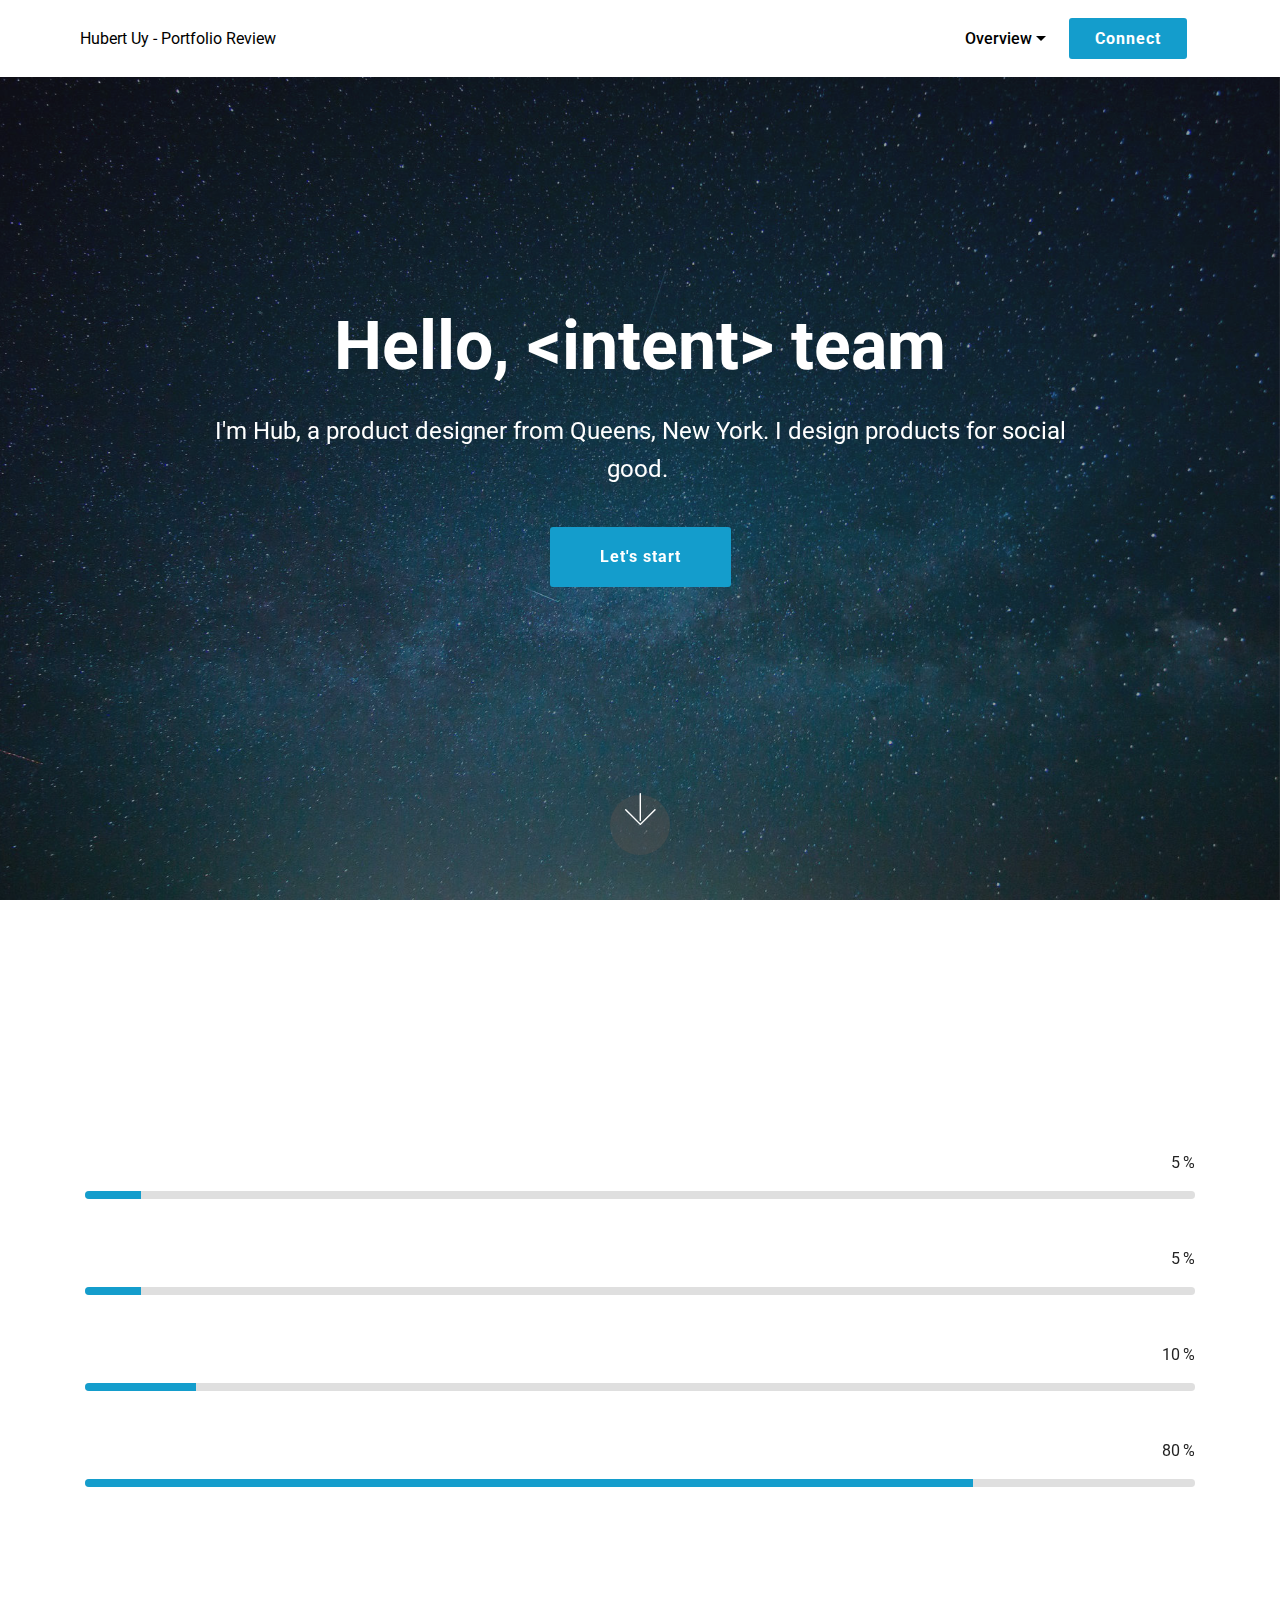
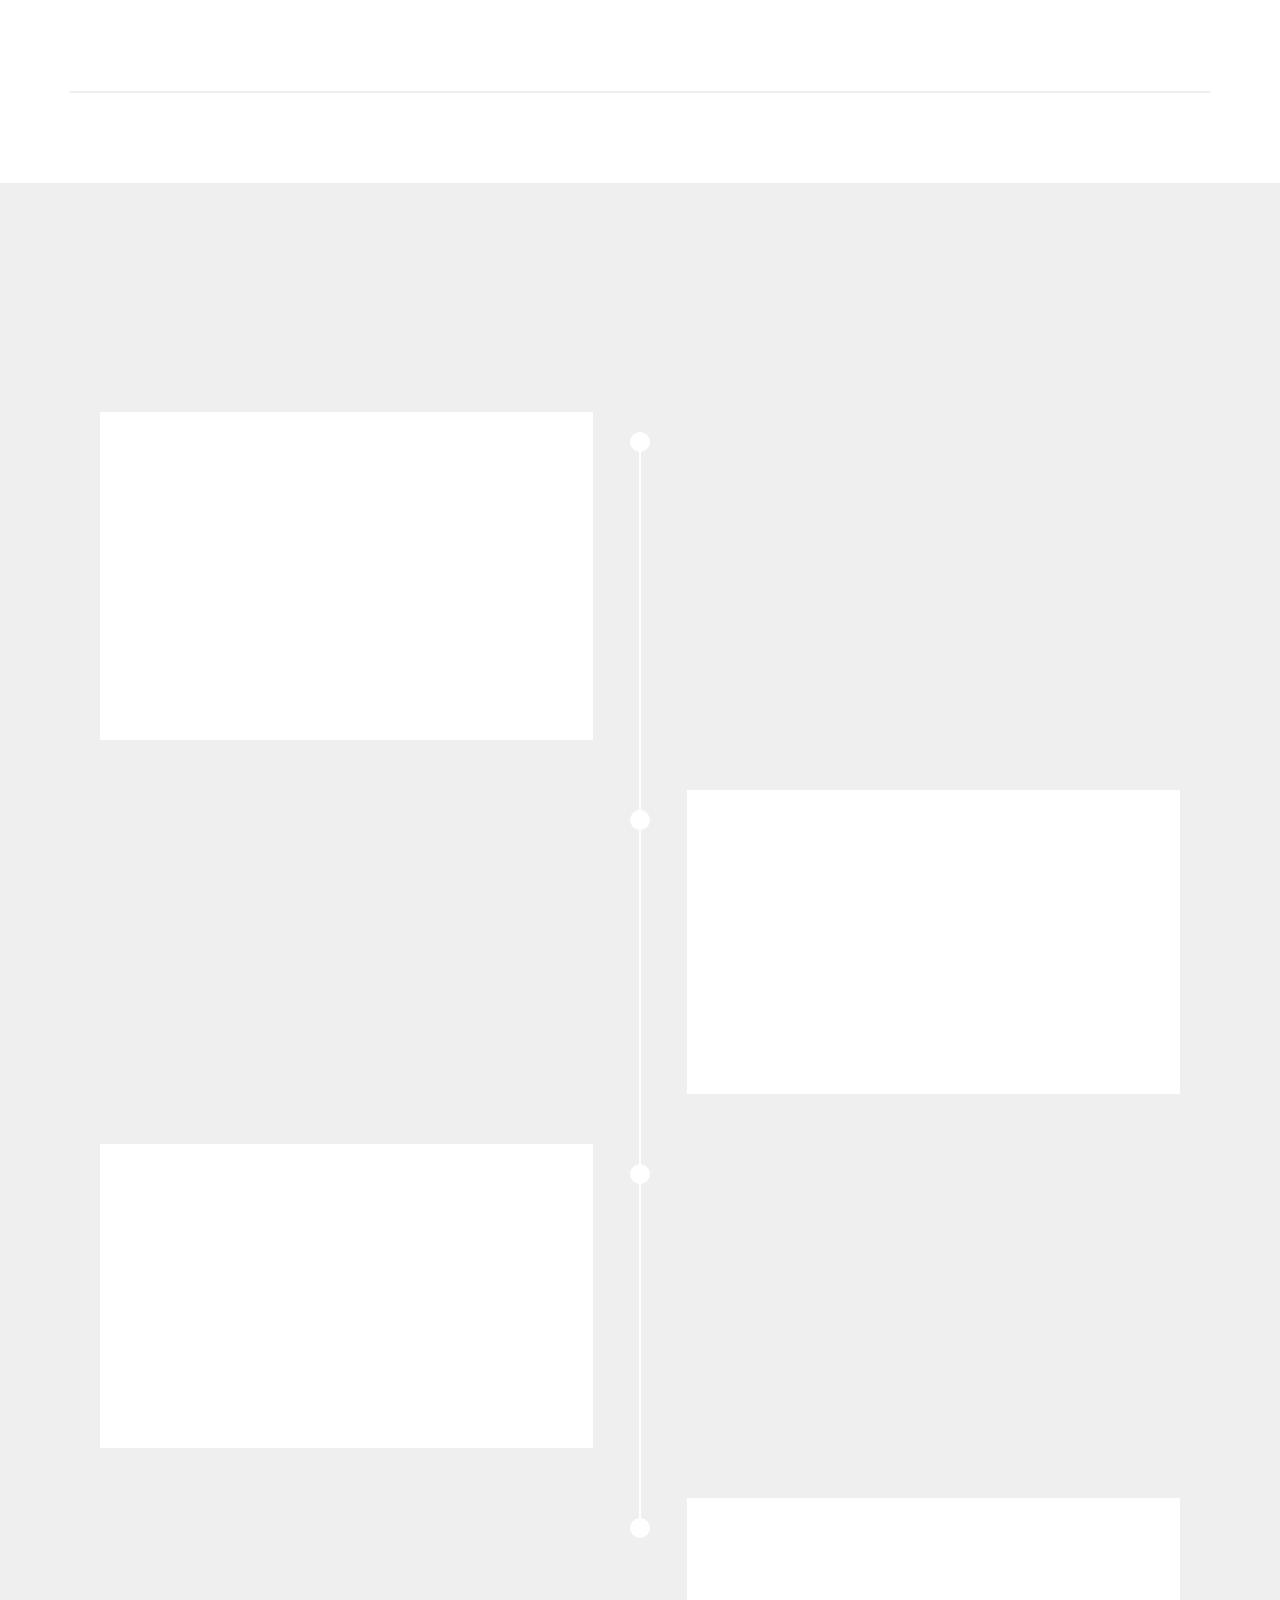
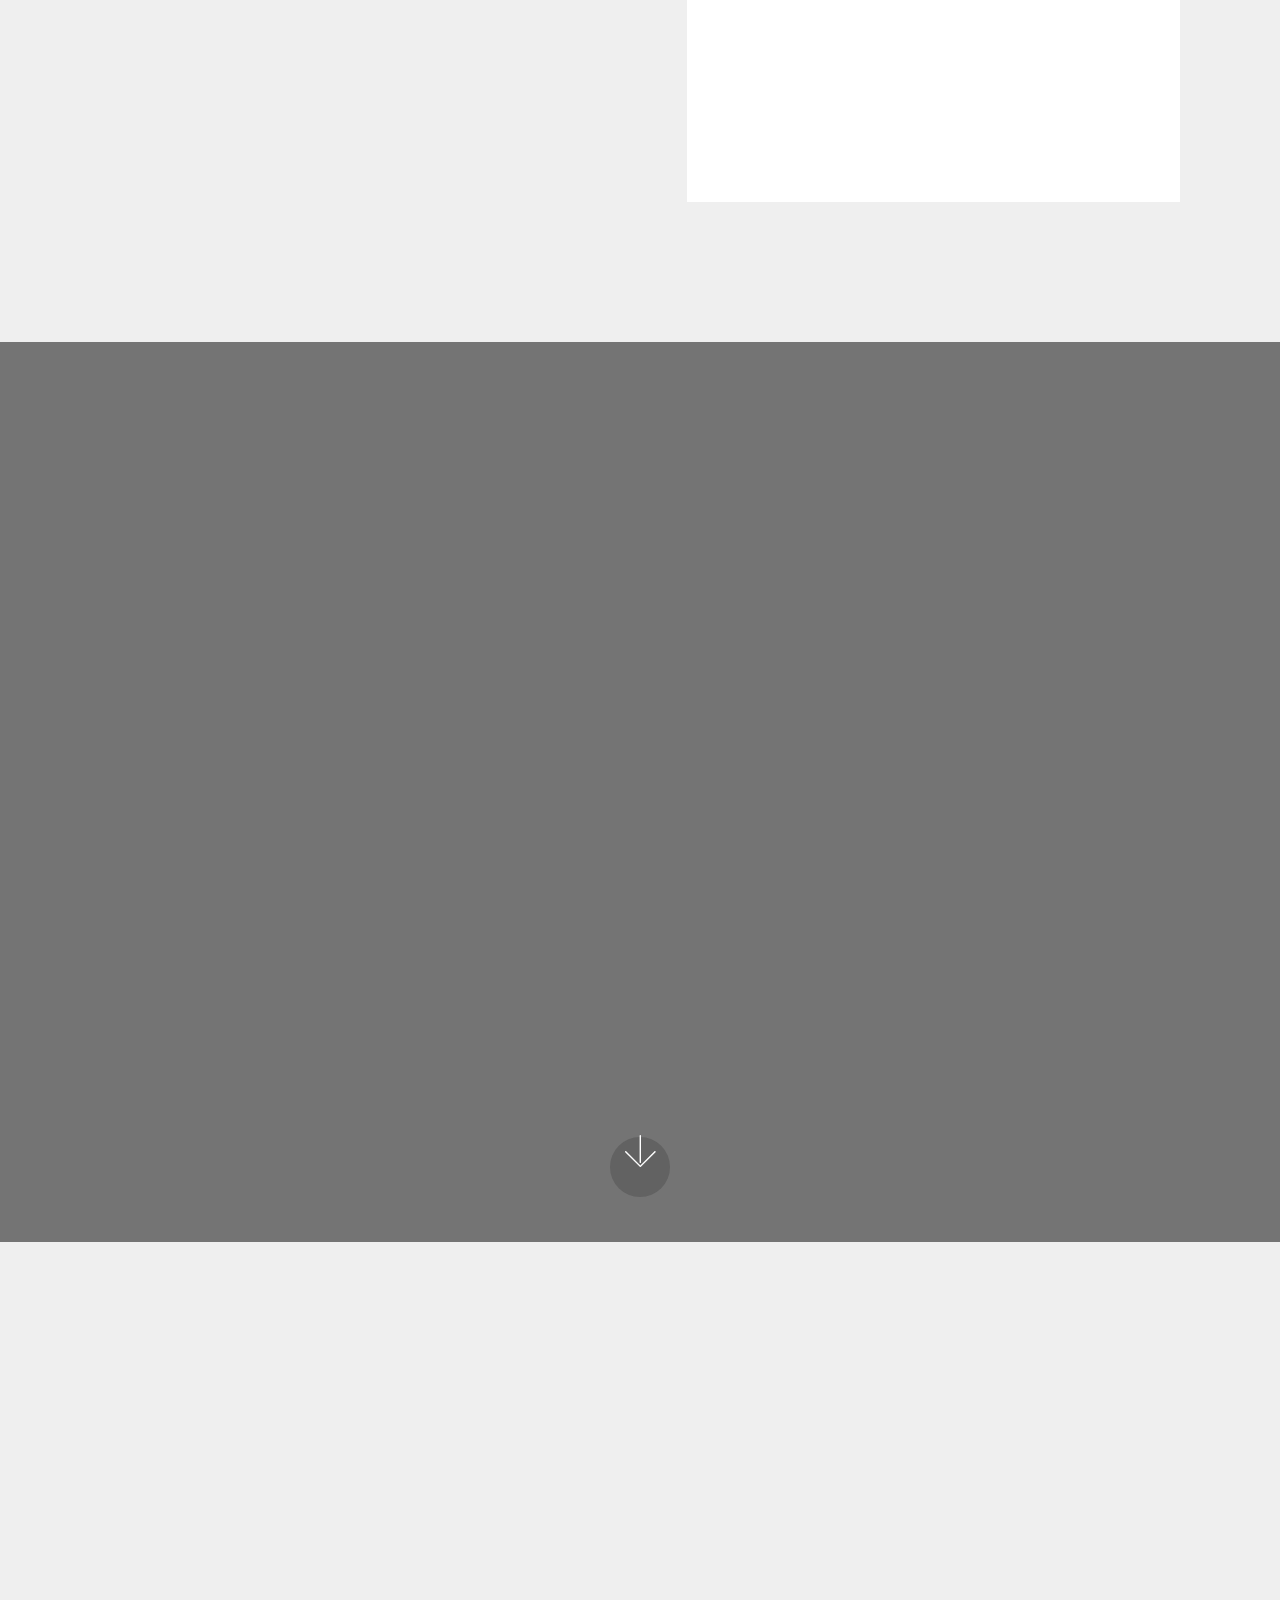
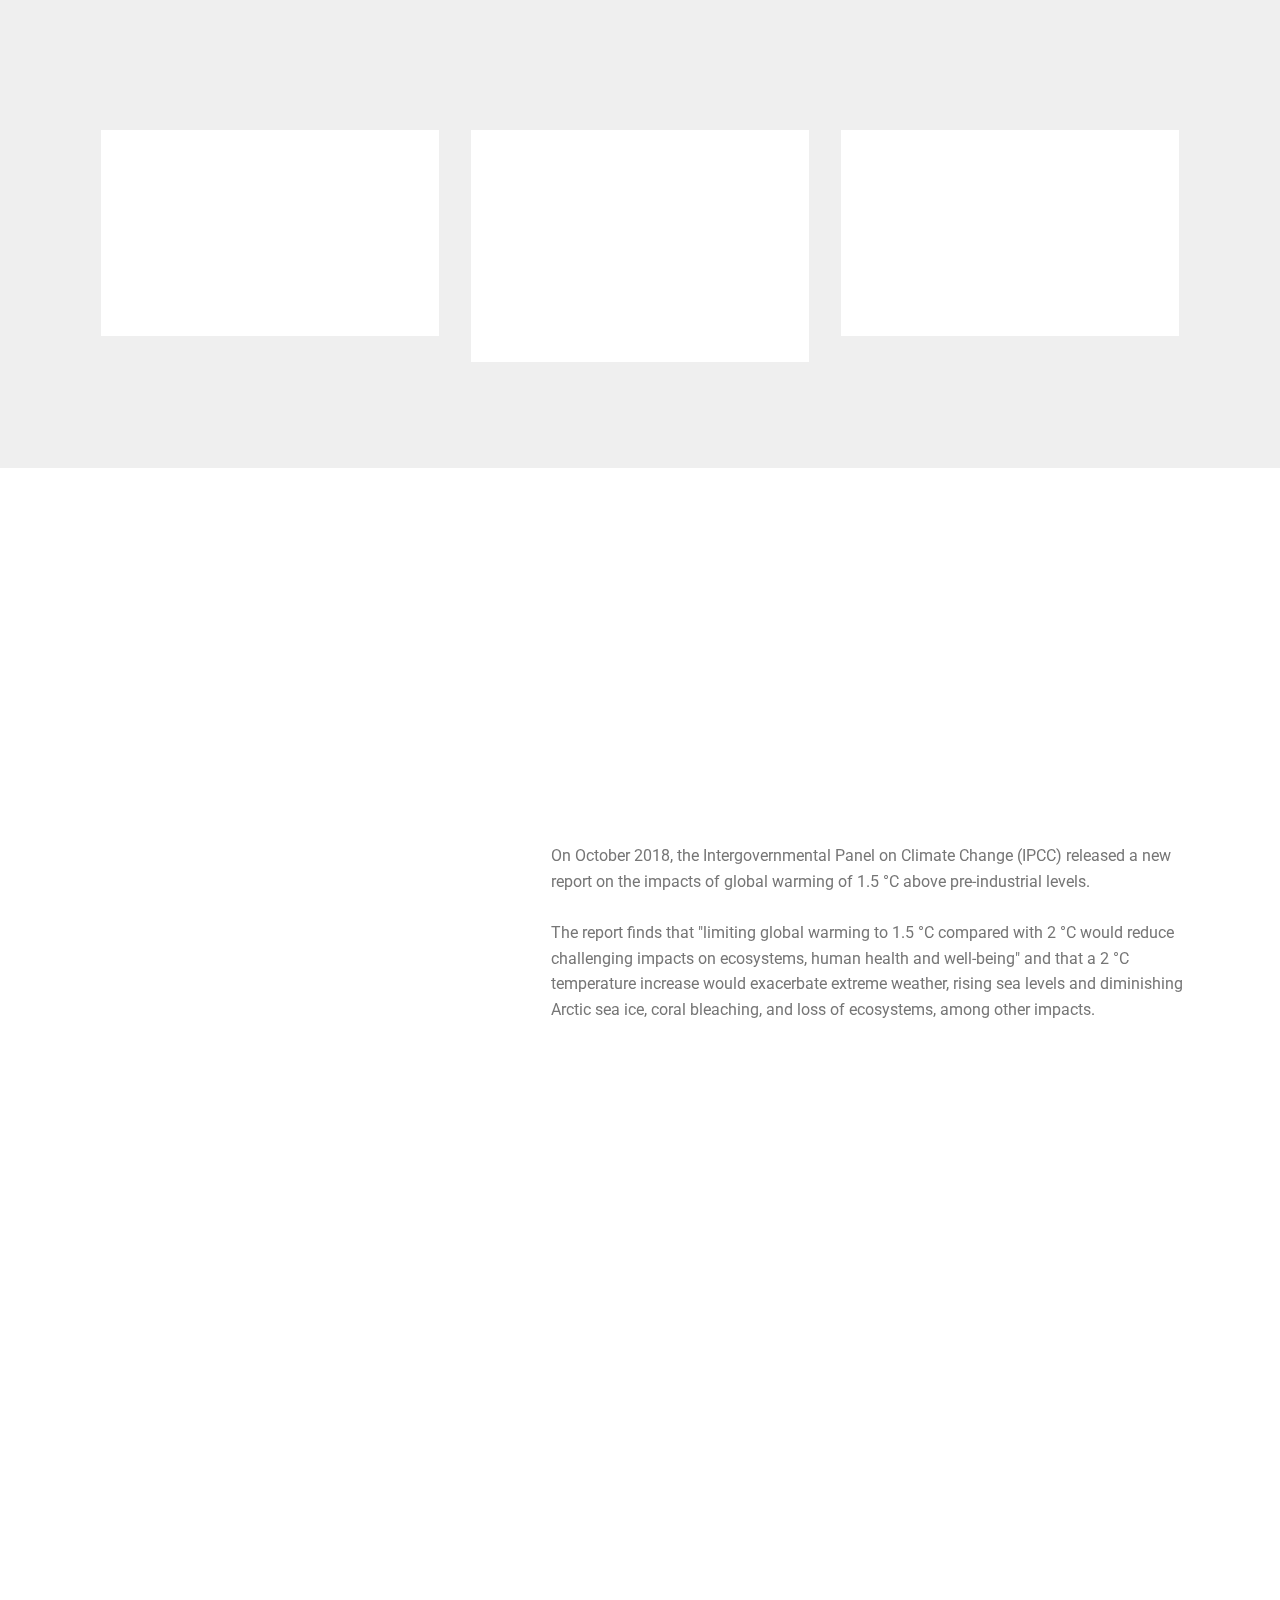
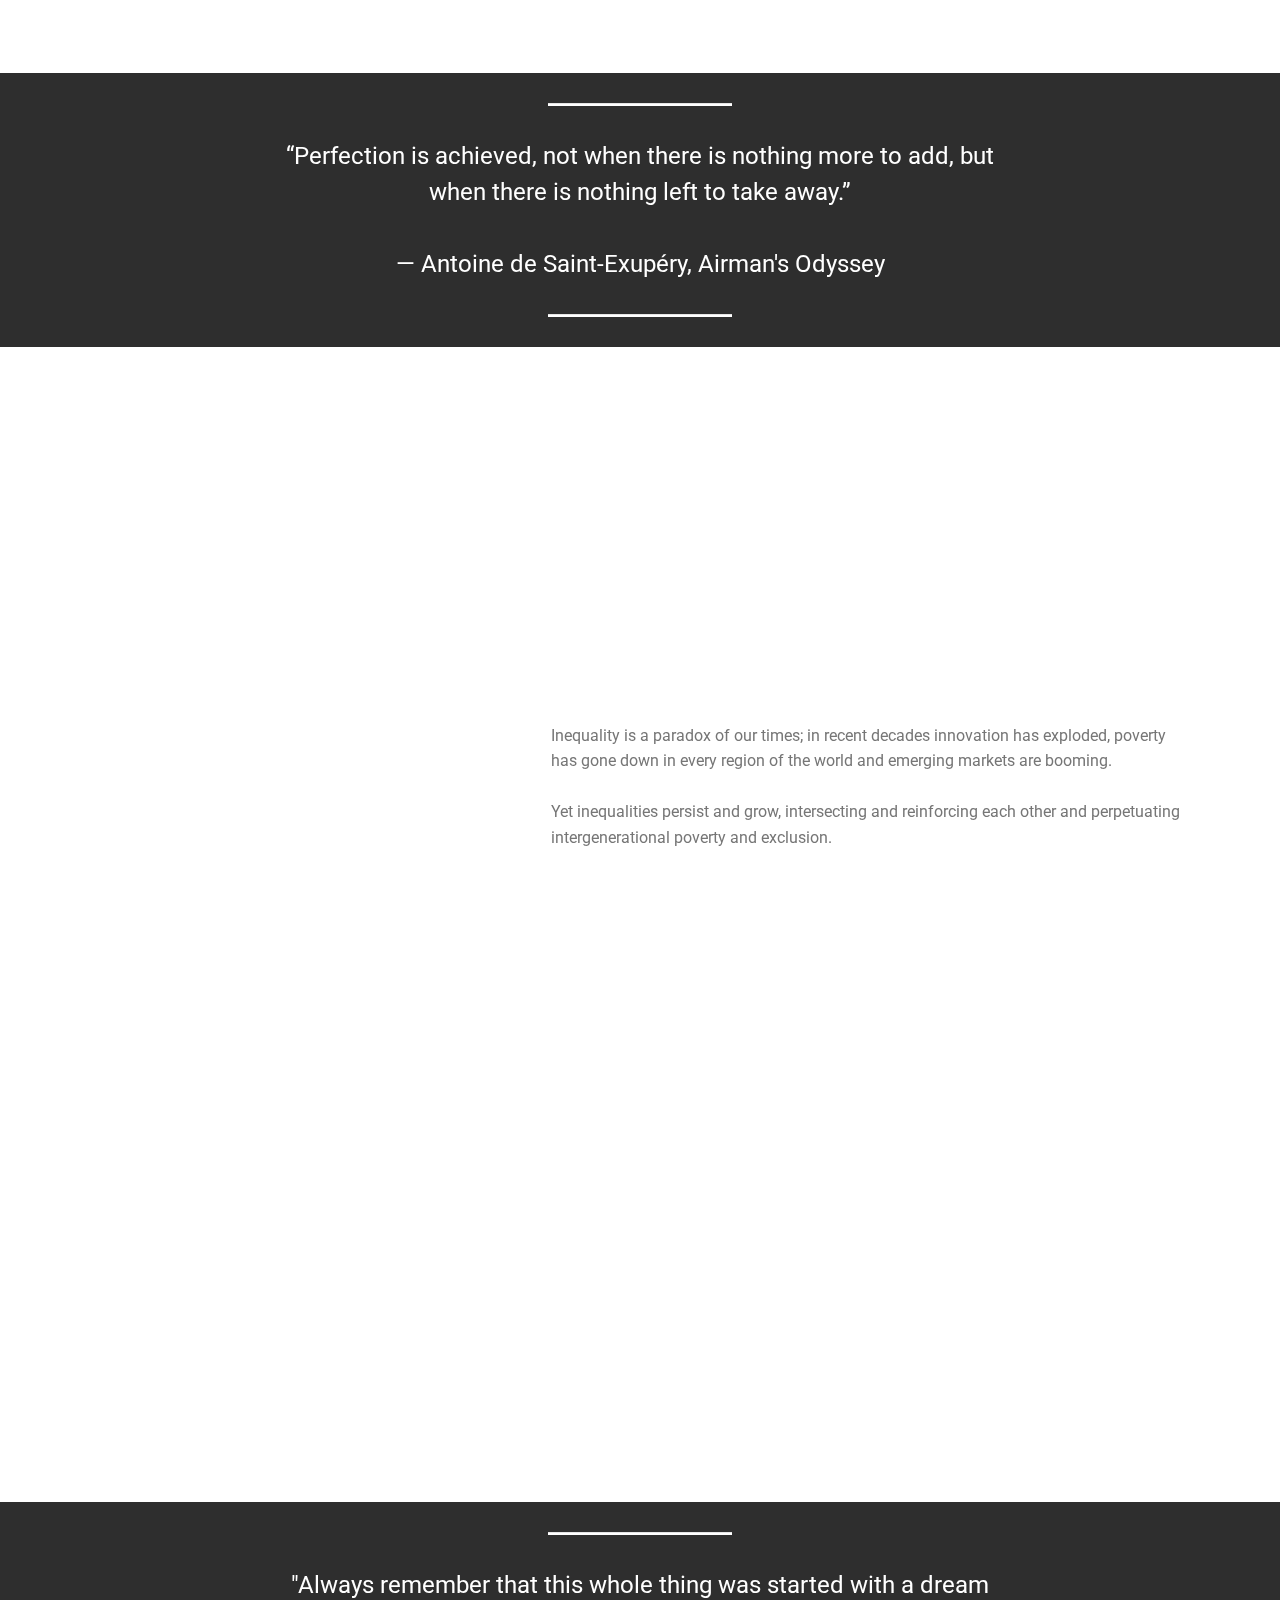
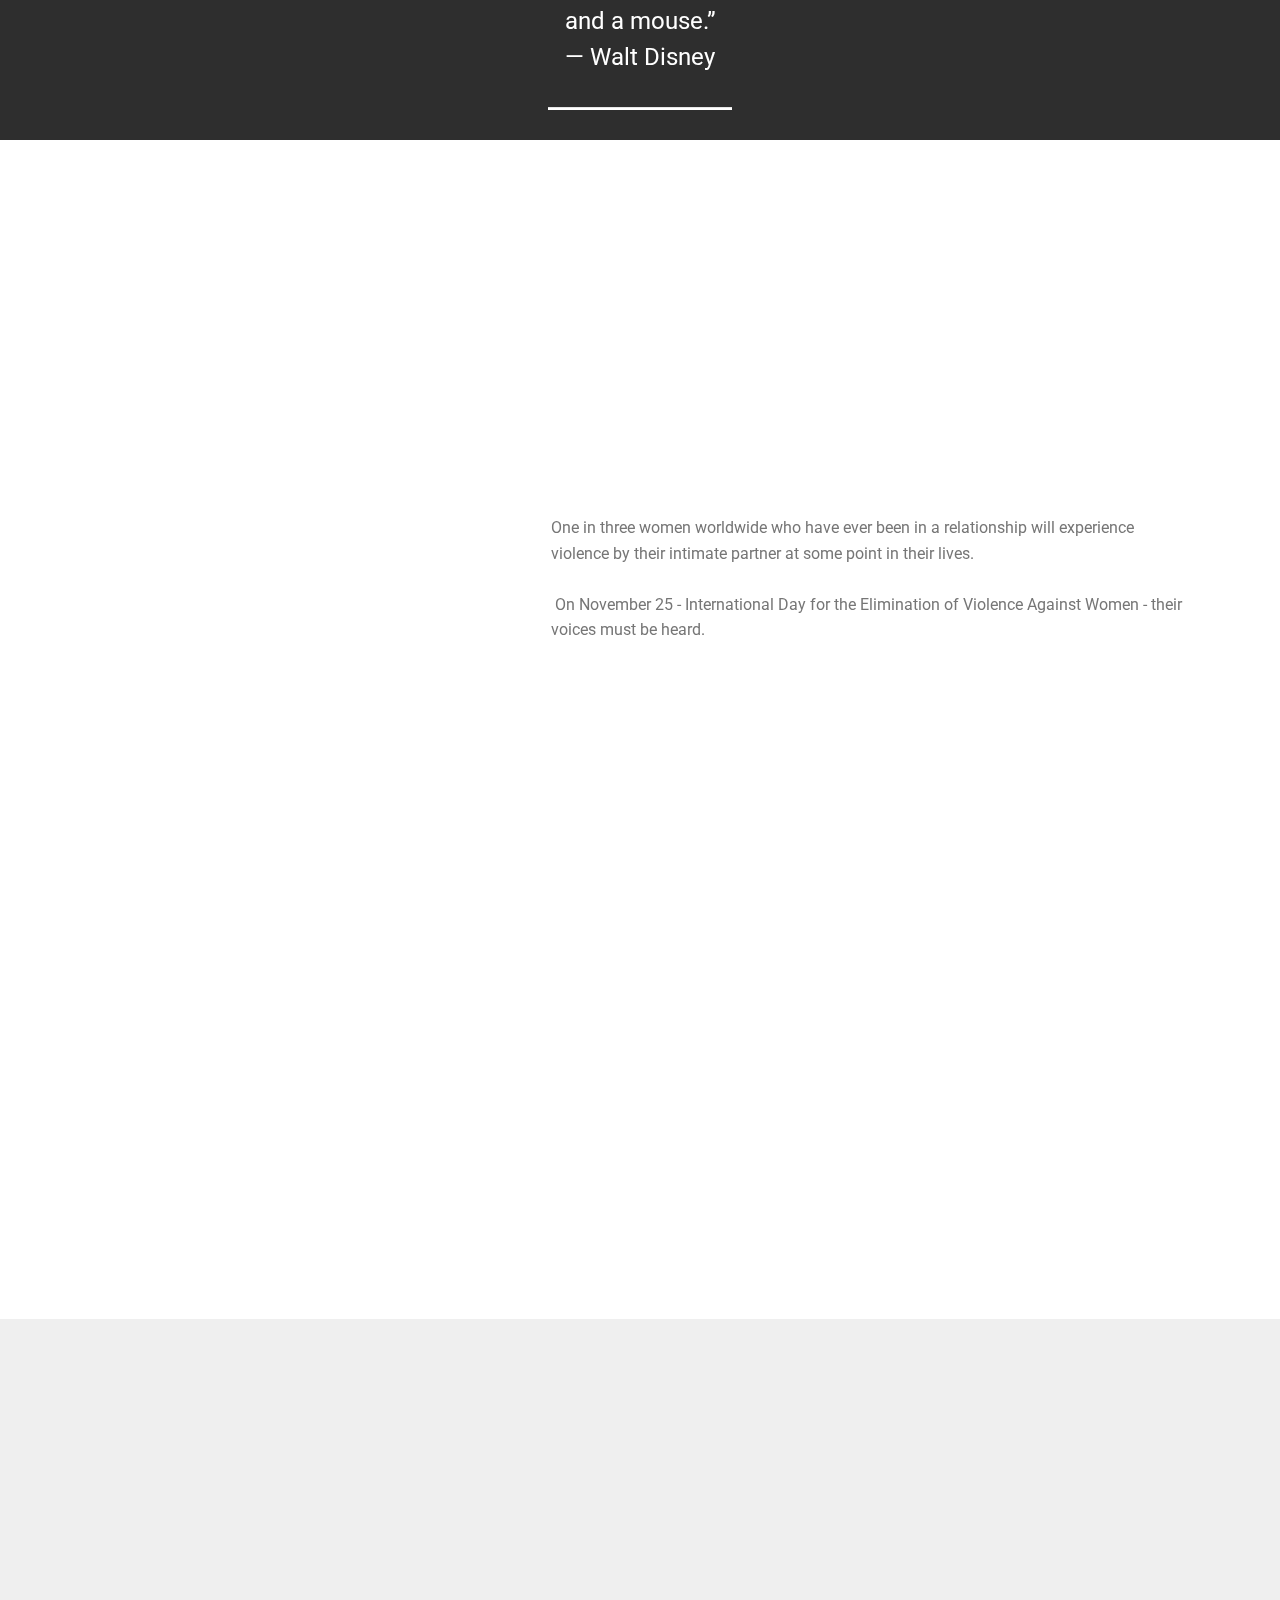
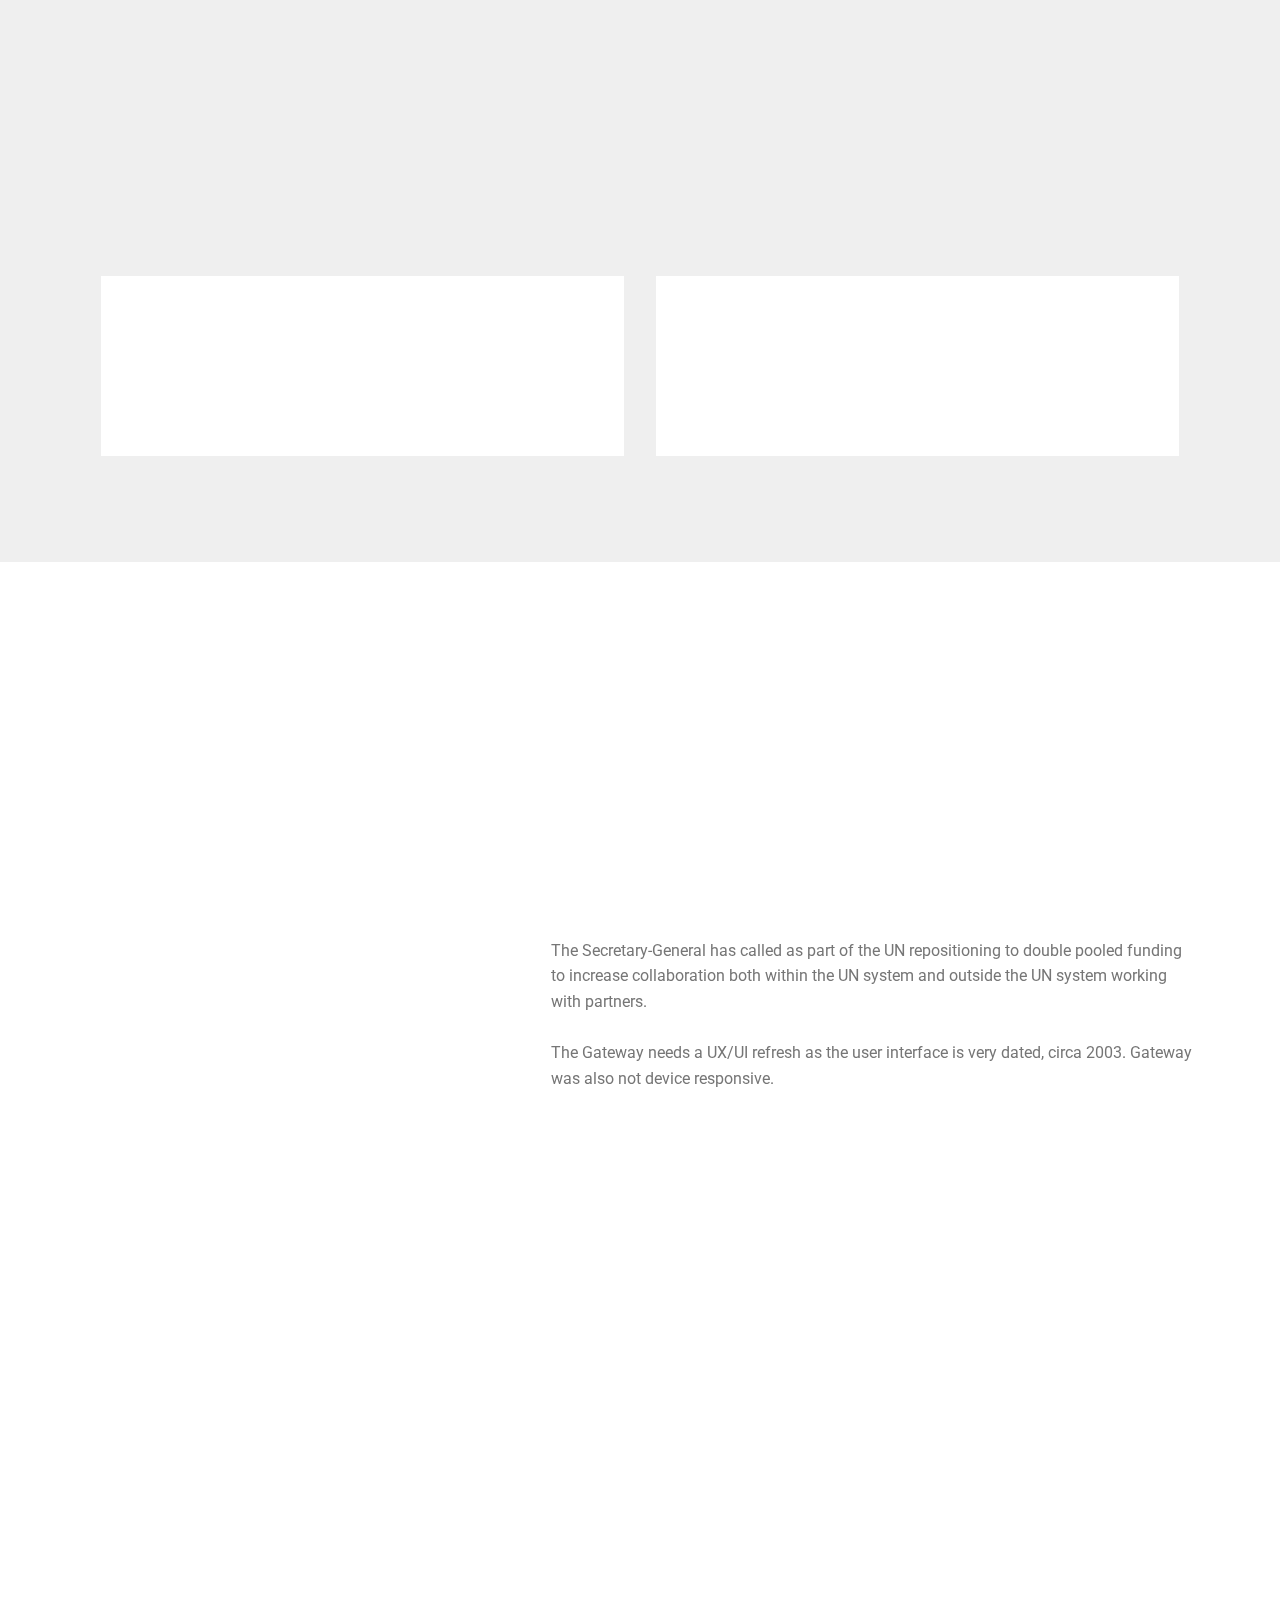
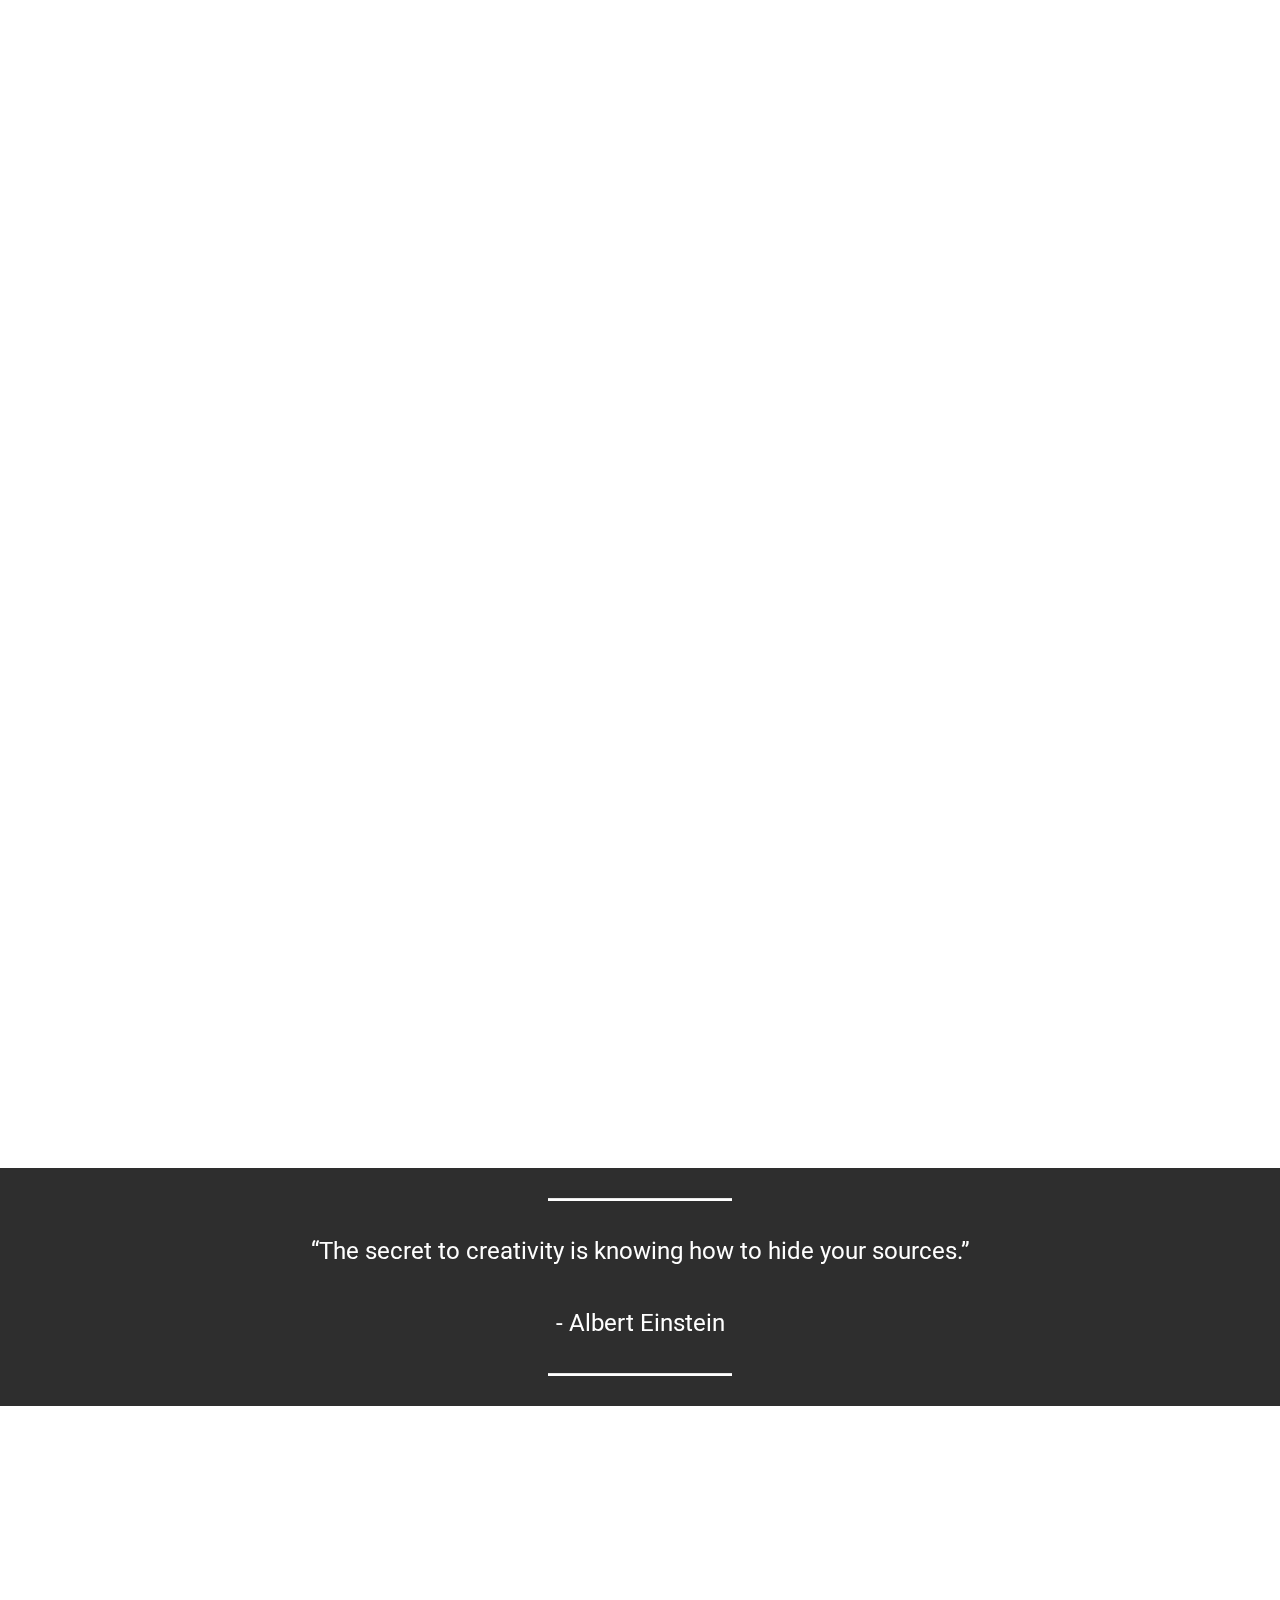
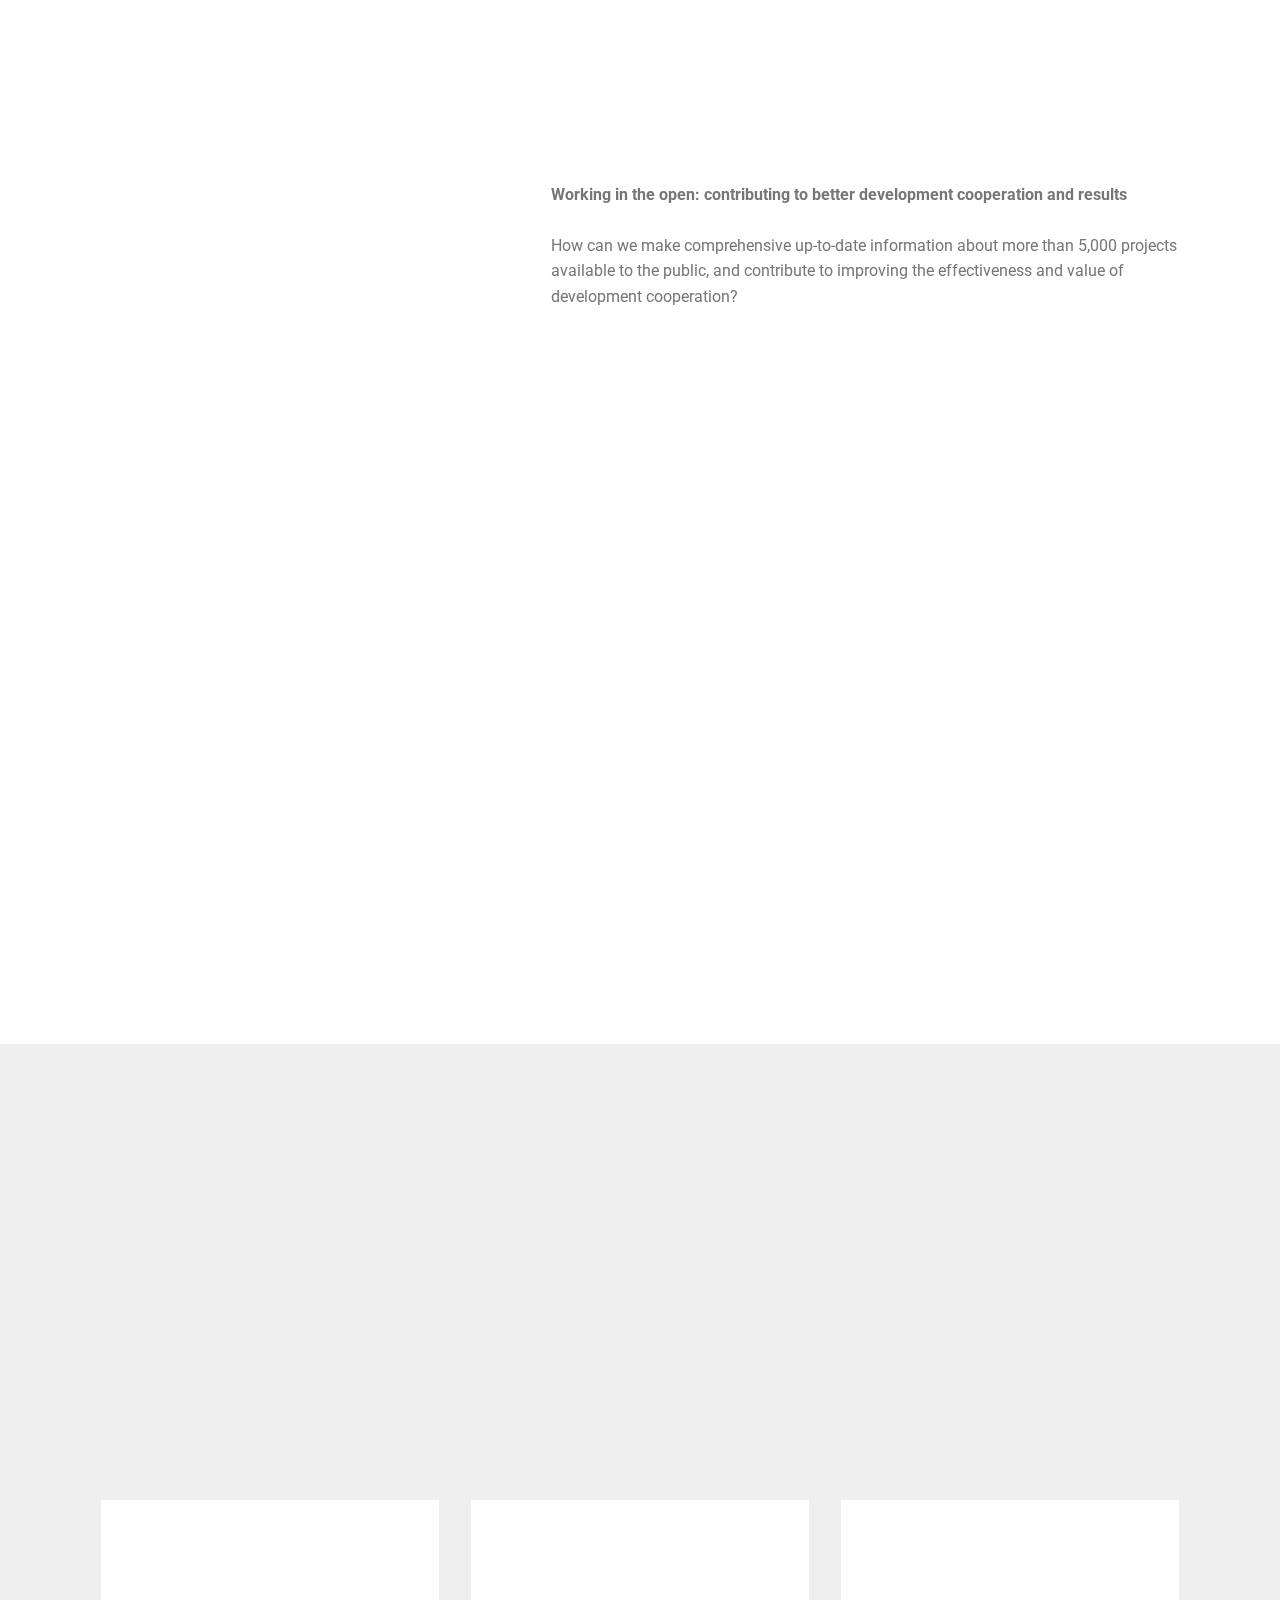
<file: intent/index.html>
<!DOCTYPE html>
<html  >
<head>
  <!-- Site made with Mobirise Website Builder v4.10.8, https://mobirise.com -->
  <meta charset="UTF-8">
  <meta http-equiv="X-UA-Compatible" content="IE=edge">
  <meta name="generator" content="Mobirise v4.10.8, mobirise.com">
  <meta name="viewport" content="width=device-width, initial-scale=1, minimum-scale=1">
  <link rel="shortcut icon" href="assets/images/un-emblem-blue.svg" type="image/x-icon">
  <meta name="description" content="">
  
  <title>Hubert Uy - Portfolio Review</title>
  <link rel="stylesheet" href="assets/web/assets/mobirise-icons/mobirise-icons.css">
  <link rel="stylesheet" href="assets/tether/tether.min.css">
  <link rel="stylesheet" href="assets/bootstrap/css/bootstrap.min.css">
  <link rel="stylesheet" href="assets/bootstrap/css/bootstrap-grid.min.css">
  <link rel="stylesheet" href="assets/bootstrap/css/bootstrap-reboot.min.css">
  <link rel="stylesheet" href="assets/dropdown/css/style.css">
  <link rel="stylesheet" href="assets/animatecss/animate.min.css">
  <link rel="stylesheet" href="assets/theme/css/style.css">
  <link rel="stylesheet" href="assets/mobirise/css/mbr-additional.css" type="text/css">
  
  
  
</head>
<body>
  <section class="menu cid-rBYt2z3Xuo" once="menu" id="menu2-1c">

    

    <nav class="navbar navbar-expand beta-menu navbar-dropdown align-items-center navbar-fixed-top navbar-toggleable-sm">
        <button class="navbar-toggler navbar-toggler-right" type="button" data-toggle="collapse" data-target="#navbarSupportedContent" aria-controls="navbarSupportedContent" aria-expanded="false" aria-label="Toggle navigation">
            <div class="hamburger">
                <span></span>
                <span></span>
                <span></span>
                <span></span>
            </div>
        </button>
        <div class="menu-logo">
            <div class="navbar-brand">
                
                <span class="navbar-caption-wrap"><a class="navbar-caption text-black display-4" href="index.html"><span style="font-weight: normal;">
                        Hubert Uy - Portfolio Review</span></a></span>
            </div>
        </div>
        <div class="collapse navbar-collapse" id="navbarSupportedContent">
            <ul class="navbar-nav nav-dropdown" data-app-modern-menu="true"><li class="nav-item dropdown">
                    <a class="nav-link link dropdown-toggle text-black display-4" href="index.html#header12-9" data-toggle="dropdown-submenu" aria-expanded="true">Overview</a><div class="dropdown-menu"><a class="dropdown-item text-black display-4" href="index.html#features18-c">Stories</a><a class="dropdown-item text-black display-4" href="index.html#features18-f">Transparency</a><a class="dropdown-item text-black display-4" href="index.html#features18-g">Policy</a></div>
                </li></ul>
            <div class="navbar-buttons mbr-section-btn"><a class="btn btn-sm btn-primary display-7" href="index.html#info3-1b"><strong>Connect</strong></a></div>
        </div>
    </nav>
</section>

<section class="engine"><a href="https://mobirise.info/u">bootstrap responsive templates</a></section><section class="cid-rBTYa6H3eD mbr-fullscreen mbr-parallax-background" id="header2-0">

    

    <div class="mbr-overlay" style="opacity: 0.4; background-color: rgb(35, 35, 35);"></div>

    <div class="container align-center">
        <div class="row justify-content-md-center">
            <div class="mbr-white col-md-10">
                <h1 class="mbr-section-title mbr-bold pb-3 mbr-fonts-style display-1">Hello, &lt;intent&gt; team</h1>
                
                <p class="mbr-text pb-3 mbr-fonts-style display-5">
                    I'm Hub, a product designer from Queens, New York. I design products for social good.&nbsp;</p>
                <div class="mbr-section-btn"><a class="btn btn-md btn-primary display-7" href="index.html#progress-bars1-o"><strong>Let's start</strong></a></div>
            </div>
        </div>
    </div>
    <div class="mbr-arrow hidden-sm-down" aria-hidden="true">
        <a href="#next">
            <i class="mbri-down mbr-iconfont"></i>
        </a>
    </div>
</section>

<section class="progress-bars1 cid-rBWOB4Be6b" id="progress-bars1-o">
    
    

    

    <div class="container">
        <h2 class="mbr-section-title pb-2 align-center mbr-fonts-style display-2"><strong>
            Contents<br></strong><br></h2>

        

        <div class="progress_elements">
            <div class="progress1 pb-5">
                <div class="title-wrap">
                    <div class="progressbar-title mbr-fonts-style display-7">
                        <p>
                            About me</p>
                    </div>
                    <div class="progress_value mbr-fonts-style display-7">
                        <div class="progressbar-number"></div>
                        <span>%</span>
                    </div>
                </div>
                <progress class="progress progress-primary" max="100" value="5">
                </progress>
            </div>
            
            <div class="progress2 pb-5">
                <div class="title-wrap">
                    <div class="progressbar-title mbr-fonts-style display-7">
                        <p>
                           My design philosophy</p>
                    </div>
                <div class="progress_value mbr-fonts-style display-7">
                    <div class="progressbar-number"></div>
                    <span>%</span>
                </div>
                </div>
                <progress class="progress progress-primary" max="100" value="5">
                </progress>
            </div>
            
            <div class="progress3 pb-5">
                <div class="title-wrap">
                    <div class="progressbar-title mbr-fonts-style display-7">
                        <p>My design process</p>
                    </div>
                    <div class="progress_value mbr-fonts-style display-7">
                        <div class="progressbar-number"></div>
                        <span>%</span>
                    </div>
                </div>
                <progress class="progress progress-primary" max="100" value="10">
                </progress>
            </div>
            
            <div class="progress4">
                <div class="title-wrap">
                    <div class="progressbar-title mbr-fonts-style display-7">
                        <p>
                            Portfolio review</p>
                    </div>
                <div class="progress_value mbr-fonts-style display-7">
                    <div class="progressbar-number"></div>
                    <span>%</span>
                </div>
                </div>
                <progress class="progress progress-primary" max="100" value="80">
                </progress>
            </div>
        </div>
    </div>
</section>

<section class="counters3 counters cid-rBU1vu0GDt" id="counters3-3">

    

    

    <div class="container pt-4 mt-2">
        <h2 class="mbr-section-title pb-3 align-center mbr-fonts-style display-2"><strong>
                    About me</strong><br></h2>
        <h3 class="mbr-section-subtitle pb-5 align-center mbr-fonts-style display-5">Scrappy and bootstrappy</h3>
        <div class="media-container-row">
            <div class="media-block m-auto" style="width: 30%;">
                <div class="mbr-figure">
                    <img src="assets/images/15385166721068297571-890x1187.jpg" alt="" title="">
                </div>
            </div>
            <div class="cards-block">
                <div class="cards-container">
                    <div class="card px-3 align-left col-12">
                        <div class="panel-item p-4 d-flex align-items-center">
                            <div class="card-img pr-3 d-flex align-items-center align-left">
                                
                                <h3 class="count py-3 mbr-fonts-style display-2">
                                    3</h3>
                            </div>
                            <div class="card-text">
                                <h4 class="mbr-content-title mbr-bold mbr-fonts-style display-7">
                                    Years in design for social good</h4>
                                <p class="mbr-content-text mbr-fonts-style display-7">At the UN fighting for global development and Renew Queens to help people in the projects to have access to opportunities.&nbsp;<br></p>
                            </div>
                        </div>
                    </div>
                    <div class="card px-3 align-left col-12">
                        <div class="panel-item p-4 d-flex align-items-center">
                            <div class="card-img pr-3 d-flex align-items-center align-left">
                                
                                <h3 class="count py-3 mbr-fonts-style display-2">
                                    6</h3>
                            </div>
                            <div class="card-text">
                                <h4 class="mbr-content-title mbr-bold mbr-fonts-style display-7">
                                    Years in advertising and media</h4>
                                <p class="mbr-content-text mbr-fonts-style display-7">
                                    From agency to publisher, I've come full circle helping big brands like Google, Nestle and small businesses connect with users.&nbsp;</p>
                            </div>
                        </div>
                    </div>
                    <div class="card px-3 align-left col-12">
                        <div class="panel-item p-4 d-flex align-items-center">
                            <div class="card-img pr-3 d-flex align-items-center align-left">
                                
                                <h3 class="count py-3 mbr-fonts-style display-2">
                                    2
                                </h3>
                            </div>
                            <div class="card-text">
                                <h4 class="mbr-content-title mbr-bold mbr-fonts-style display-7">
                                    Years of graduate studies</h4>
                                <p class="mbr-content-text mbr-fonts-style display-7">I earned my Masters degree on interaction design from NYU's Interactive Telecommunications Program&nbsp;</p>
                            </div>
                        </div>
                    </div>
                    <div class="card px-3 align-left col-12">
                        <div class="panel-item p-4 d-flex align-items-center">
                            <div class="card-img pr-3 d-flex align-items-center align-left">
                                
                                <h3 class="count py-3 mbr-fonts-style display-2">800</h3>
                            </div>
                            <div class="card-texts">
                                <h4 class="mbr-content-title mbr-bold mbr-fonts-style display-7">
                                    Hours of research and self-study</h4>
                                <p class="mbr-content-text mbr-fonts-style display-7">Experimenting with new technologies and researching new design systems to add to my quiver</p>
                            </div>
                        </div>
                    </div>
                </div>
            </div>
        </div>
    </div>
</section>

<section class="counters5 counters cid-rBU0DtHuLX" id="counters5-2">

    

    

    <div class="container pt-4 mt-2">
        <h2 class="mbr-section-title pb-3 align-center mbr-fonts-style display-2"><strong>Design manifesto<br></strong><br></h2>
        
        <div class="row justify-content-center">
            <div class="cards-block">
                <div class="cards-container">
                    <div class="card px-3 align-left col-12">
                        <div class="panel-item p-4 d-flex">
                            <div class="card-img pr-3">
                                <h3 class="img-text d-flex align-items-center justify-content-center">
                                    1
                                </h3>
                            </div>
                            <div class="card-text">
                                <h4 class="mbr-content-title mbr-bold mbr-fonts-style display-7">I believe in empathy</h4>
                                <p class="mbr-content-text mbr-fonts-style display-7">I believe empathy makes a designer in and of the world. </p>
                            </div>
                        </div>
                    </div>
                    <div class="card px-3 align-left col-12">
                        <div class="panel-item p-4 d-flex">
                            <div class="card-img pr-3">
                                <h3 class="img-text d-flex align-items-center justify-content-center">
                                    2
                                </h3>
                            </div>
                            <div class="card-text">
                                <h4 class="mbr-content-title mbr-bold mbr-fonts-style display-7">I believe in being honest</h4>
                                <p class="mbr-content-text mbr-fonts-style display-7">I believe not everything that can be (re)designed should be (re)designed.</p>
                            </div>
                        </div>
                    </div>
                    <div class="card px-3 align-left col-12">
                        <div class="panel-item p-4 d-flex">
                            <div class="card-img pr-3">
                                <h3 class="img-text d-flex align-items-center justify-content-center">
                                    3
                                </h3>
                            </div>
                            <div class="card-text">
                                <h4 class="mbr-content-title mbr-bold mbr-fonts-style display-7">I believe in friction</h4>
                                <p class="mbr-content-text mbr-fonts-style display-7">
                                    I believe that healthy friction generates healthy collaboration.</p>
                            </div>
                        </div>
                    </div>
                    <div class="card px-3 align-left col-12">
                        <div class="panel-item p-4 d-flex">
                            <div class="card-img pr-3">
                                <h3 class="img-text d-flex align-items-center justify-content-center">
                                    4
                                </h3>
                            </div>
                            <div class="card-texts">
                                <h4 class="mbr-content-title mbr-bold mbr-fonts-style display-7">I believe in stories</h4>
                                <p class="mbr-content-text mbr-fonts-style display-7">
                                    I believe that designers are storytellers and that great design tells a story. </p>
                            </div>
                        </div>
                    </div>
                </div>
            </div>
        </div>
    </div>
</section>

<section class="timeline1 cid-rBUdp8DerZ" id="timeline1-7">

    

    

    <div class="container align-center">
        <h2 class="mbr-section-title pb-3 mbr-fonts-style display-2"><strong>
            Design process<br></strong><br></h2>
        

        <div class="container timelines-container" mbri-timelines="">
            <!--1-->
            <div class="row timeline-element reverse separline">
                 <div class="timeline-date-panel col-xs-12 col-md-6  align-left">         
                    <div class="time-line-date-content">
                        <p class="mbr-timeline-date mbr-fonts-style display-5">
                            2 weeks</p>
                    </div>
                </div>
           <span class="iconBackground"></span>
            <div class="col-xs-12 col-md-6 align-right">
                <div class="timeline-text-content">
                    <h4 class="mbr-timeline-title pb-3 mbr-fonts-style display-5">
                        Research and Discovery</h4>
                    <p class="mbr-timeline-text mbr-fonts-style display-7">
                        Validate the problem, target market and business goalsa and objectives.<br><br>METHODOLOGY<br><br>1. Competitive &amp; industry analysis<br>2. User research &amp; interviews<br>3. Project and stakeholder mapping<br>4. Meetings and wiki<br></p>
                 </div>
            </div>
            </div>
            <!--2-->
            <div class="row timeline-element  separline">
                <div class="timeline-date-panel col-xs-12 col-md-6 align-right">
                    <div class="time-line-date-content">
                        <p class="mbr-timeline-date mbr-fonts-style display-5">
                            1-2 weeks</p>
                    </div>
                </div>
                <span class="iconBackground"></span>
                <div class="col-xs-12 col-md-6 align-left ">
                    <div class="timeline-text-content">
                        <h4 class="mbr-timeline-title pb-3 mbr-fonts-style display-5">
                            Ideation and Prototyping</h4>
                        <p class="mbr-timeline-text mbr-fonts-style display-7">
                            Organize learnings, develop wireframes and prototypes.<br><br>METHODOLOGY<br><br>1. Define MVP<br>2. user journey mapping and page flows<br>3. sketching &amp; wire-framing <br>4. Low-fidelity prototypes<br></p>
                    </div>
                </div>
            </div>
            <!--3-->
            <div class="row timeline-element reverse separline">
                <div class="timeline-date-panel col-xs-12 col-md-6  align-left">
                    <div class="time-line-date-content">
                        <p class="mbr-timeline-date mbr-fonts-style display-5">
                            3 weeks</p>
                    </div>
                </div>
                <span class="iconBackground"></span>
                <div class="col-xs-12 col-md-6 align-right">
                    <div class="timeline-text-content">
                        <h4 class="mbr-timeline-title pb-3 mbr-fonts-style display-5">Collaborative Design</h4>      
                        <p class="mbr-timeline-text mbr-fonts-style display-7">
                            Design internally validated ideas, test with users<br><br>METHODOLOGY<br><br>1. Rapid prototyping of MVP<br>2. Visual design<br>3. Concierge testing<br>4. User testing<br>
                        </p>
                    </div>
                </div>
            </div>
            <!--4-->
            <div class="row timeline-element ">
                <div class="timeline-date-panel col-xs-12 col-md-6 align-right">
                    <div class="time-line-date-content">
                        <p class="mbr-timeline-date mbr-fonts-style display-5">1 month</p>
                    </div>
                </div>
                <span class="iconBackground"></span>
                <div class="col-xs-12 col-md-6 align-left ">
                    <div class="timeline-text-content">
                        <h4 class="mbr-timeline-title pb-3 mbr-fonts-style display-5">Validation and Iteration</h4>
                        <p class="mbr-timeline-text mbr-fonts-style display-7">
                            Validate, learn and plan for next iteration<br><br>METHODOLOGY<br><br>1. Feedback integration<br>2. A/B testing<br>3. Iterative design<br>4. Pivot or preserve<br>
                        </p>
                    </div>
                </div>
            </div>
            <!--5-->
            
            <!--6-->
            
            <!--7-->
            
            <!--8-->
            
            <!--9-->
            
            <!--10-->
            
            <!--11-->
            
            <!--12-->
            
        </div>
    </div>
</section>

<section class="header12 cid-rBUkabb2rN mbr-fullscreen mbr-parallax-background" id="header12-9">

    

    <div class="mbr-overlay" style="opacity: 0.6; background-color: rgb(35, 35, 35);">
    </div>

    <div class="container  ">
            <div class="media-container">
                <div class="col-md-12 align-center">
                    <h1 class="mbr-section-title pb-3 mbr-white mbr-bold mbr-fonts-style display-1">On to business</h1>
                    <p class="mbr-text pb-3 mbr-white mbr-fonts-style display-5">At the UN, we design 3 main products:</p>
                    

                    <div class="icons-media-container mbr-white">
                        <div class="card col-12 col-md-6 col-lg-4">
                            <div class="icon-block">
                            <a href="index.html#features18-c">
                                <span class="mbr-iconfont mbri-globe"></span>
                            </a>
                            </div>
                            <h5 class="mbr-fonts-style display-5">
                                Stories</h5>
                        </div>

                        <div class="card col-12 col-md-6 col-lg-4">
                            <div class="icon-block">
                                <a href="index.html#features18-f">
                                    <span class="mbr-iconfont mbri-growing-chart"></span>
                                </a>
                            </div>
                            <h5 class="mbr-fonts-style display-5">Transparency</h5>
                        </div>

                        <div class="card col-12 col-md-6 col-lg-4">
                            <div class="icon-block">
                                <a href="index.html#features18-g">
                                    <span class="mbr-iconfont mbri-edit" style="color: rgb(255, 255, 255); fill: rgb(255, 255, 255);"></span>
                                </a>
                            </div>
                            <h5 class="mbr-fonts-style display-5">Policy</h5>
                        </div>

                        
                    </div>
                </div>
            </div>
    </div>

    <div class="mbr-arrow hidden-sm-down" aria-hidden="true">
        <a href="#next">
            <i class="mbri-down mbr-iconfont"></i>
        </a>
    </div>
</section>

<section class="features18 popup-btn-cards cid-rBV2W8r76J" id="features18-c">

    

    
    <div class="container">
        <h2 class="mbr-section-title pb-3 align-center mbr-fonts-style display-2"><strong>
            Stories</strong></h2>
        <h3 class="mbr-section-subtitle display-5 align-center mbr-fonts-style mbr-light">Interactives that inform the general public on the state of sustainable development, inspire action as well as rally support from our donors and partners.</h3>
        <div class="media-container-row pt-5 ">
            <div class="card p-3 col-12 col-md-6 col-lg-4">
                <div class="card-wrapper ">
                    <div class="card-img">
                        <div class="mbr-overlay"></div>
                        <div class="mbr-section-btn text-center"><a href="index.html#tabs4-l" class="btn btn-primary display-4">Learn More</a></div>
                        <img src="assets/images/screen-shot-2019-09-13-at-2.20.17-am-676x363.png" alt="Mobirise" title="">
                    </div>
                    <div class="card-box">
                        <h4 class="card-title mbr-fonts-style display-7">
                            If we do nothing</h4>
                        <p class="mbr-text mbr-fonts-style align-left display-7">An immersive story that shows how 1.5 degrees of global warming sets off a chain reaction of irreversable global consequence..</p>
                    </div>
                </div>
            </div>
            <div class="card p-3 col-12 col-md-6 col-lg-4">
                <div class="card-wrapper">
                    <div class="card-img">
                        <div class="mbr-overlay"></div>
                        <div class="mbr-section-btn text-center"><a href="index.html#tabs4-p" class="btn btn-primary display-4">Learn More</a></div>
                        <img src="assets/images/screen-shot-2019-09-13-at-2.19.08-am-676x363.png" alt="Mobirise" title="">
                    </div>
                    <div class="card-box">
                        <h4 class="card-title mbr-fonts-style display-7">
                            Widening inequality</h4>
                        <p class="mbr-text mbr-fonts-style display-7">
                           There is more to inequality than income. Inequality is multi-dimentional and is the root cause of all development issues.&nbsp;<br><br></p>
                    </div>
                </div>
            </div>

            <div class="card p-3 col-12 col-md-6 col-lg-4">
                <div class="card-wrapper">
                    <div class="card-img">
                        <div class="mbr-overlay"></div>
                        <div class="mbr-section-btn text-center"><a href="index.html#tabs4-u" class="btn btn-primary display-4">Learn More</a></div>
                        <img src="assets/images/screen-shot-2019-09-13-at-2.13.08-am-676x363.png" alt="Mobirise" title="">
                    </div>
                    <div class="card-box">
                        <h4 class="card-title mbr-fonts-style display-7">A story of survival</h4>
                        <p class="mbr-text mbr-fonts-style display-7">
                            One in three women worldwide who have ever been in a relationship will experience violence by their partner at some point in their lives.
                        </p>
                    </div>
                </div>
            </div>

            
        </div>
    </div>
</section>

<section class="tabs4 cid-rBWvHZ35rS" id="tabs4-l">

    

    

    <div class="container">
        <h2 class="mbr-section-title align-center pb-3 mbr-fonts-style display-2"><strong>
            If we do nothing</strong></h2>
        

        <div class="media-container-row mt-5 pt-3">
            <div class="mbr-figure" style="width: 42%;">
                <img src="assets/images/screen-shot-2019-09-13-at-2.20.17-am-804x432.png" alt="Mobirise" title="">
            </div>
            <div class="tabs-container">
                <ul class="nav nav-tabs" role="tablist">
                    <li class="nav-item"><a class="nav-link mbr-fonts-style show active display-7" role="tab" data-toggle="tab" href="#tabs4-l_tab0" aria-selected="true"><strong>
                            Problem</strong></a></li>
                    <li class="nav-item"><a class="nav-link mbr-fonts-style show active display-7" role="tab" data-toggle="tab" href="#tabs4-l_tab1" aria-selected="true"><strong>
                            Insight</strong></a></li>
                    <li class="nav-item"><a class="nav-link mbr-fonts-style show active display-7" role="tab" data-toggle="tab" href="#tabs4-l_tab2" aria-selected="true"><strong>
                            Solution</strong></a></li>
                    
                    
                    
                </ul>
                <div class="tab-content">
                    <div id="tab1" class="tab-pane in active" role="tabpanel">
                        <div class="row">
                            <div class="col-md-12">
                                <p class="mbr-text py-5 mbr-fonts-style display-7">On October 2018, the Intergovernmental Panel on Climate Change (IPCC) released a new report on the impacts of global warming of 1.5 °C above pre-industrial levels.<br><br>The report finds that "limiting global warming to 1.5 °C compared with 2 °C would reduce challenging impacts on ecosystems, human health and well-being" and that a 2 °C temperature increase would exacerbate extreme weather, rising sea levels and diminishing Arctic sea ice, coral bleaching, and loss of ecosystems, among other impacts.<br></p>
                            </div>
                        </div>
                    </div>
                    <div id="tab2" class="tab-pane" role="tabpanel">
                        <div class="row">
                            <div class="col-md-12">
                                <p class="mbr-text py-5 mbr-fonts-style display-7">To the average person, the report is just another report, full of scientific and political jargon. <br><br>While the report is useful to policymakers, the report fails to make it clear to the general public the underlying message -- that we're simply running out of time.&nbsp;<br></p>
                            </div>
                        </div>
                    </div>
                    <div id="tab3" class="tab-pane" role="tabpanel">
                        <div class="row">
                            <div class="col-md-12">
                                <p class="mbr-text py-5 mbr-fonts-style display-7">We created an immersive interactive that shows clearly the chain reaction that results in 1.5 degrees of warming, tangibly showing how it will affect (or is already affecting) the lives of people around the world.&nbsp;</p>
                            </div>
                        </div>
                    </div>
                    <div id="tab4" class="tab-pane" role="tabpanel">
                        <div class="row">
                            <div class="col-md-12">
                                <p class="mbr-text py-5 mbr-fonts-style display-7">
                                    Sites made with Mobirise are 100% mobile-friendly according the latest Google Test and Google loves those websites (officially)!
                                </p>
                            </div>
                        </div>
                    </div>
                    <div id="tab5" class="tab-pane" role="tabpanel">
                        <div class="row">
                            <div class="col-md-12">
                                <p class="mbr-text py-5 mbr-fonts-style display-7">
                                    Mobirise themes are based on Bootstrap 3 and Bootstrap 4 - most powerful mobile first framework. Now, even if you're not code-savvy, you can be a part of an exciting growing bootstrap community.
                                </p>
                            </div>
                        </div>
                    </div>
                    <div id="tab6" class="tab-pane" role="tabpanel">
                        <div class="row">
                            <div class="col-md-12">
                                <p class="mbr-text py-5 mbr-fonts-style display-7">
                                    Choose from the large selection of latest pre-made blocks - full-screen intro, bootstrap carousel, content slider, responsive image gallery with lightbox, parallax scrolling, video backgrounds, hamburger menu, sticky header and more.
                                </p>
                            </div>
                        </div>
                    </div>
                </div>
            </div>
        </div>
    </div>
</section>

<section class="mbr-section content7 cid-rBWxCCSTOr" id="content7-n">
          
    

    <div class="container">
        <div class="media-container-row">
            <div class="col-12 col-md-10">
                <div class="media-container-row">
                    <div class="media-content">
                        <div class="mbr-section-text">
                            <p class="mbr-text align-right mb-0 mbr-fonts-style display-7">The slide show experience was key to the success of this product. It forced users to slow down and absorb and immerse.&nbsp;<br><br>The long timing and length of the product was also intentional. We wanted users to visually see how the chain reaction affects their lives and the lives of people around the world.&nbsp;</p>
                        </div>
                    </div>
                    <div class="mbr-figure" style="width: 60%;">
                     <img src="assets/images/screen-shot-2019-09-13-at-3.51.34-am-574x308.png" alt="Mobirise" title="">  
                    </div>
                </div>
            </div>
        </div>
    </div>
</section>

<section class="mbr-section content8 cid-rBWx9sNW83" id="content8-m">

    

    <div class="container">
        <div class="media-container-row title">
            <div class="col-12 col-md-8">
                <div class="mbr-section-btn align-center"><a class="btn btn-primary display-7" href="https://sdgs.undp.org/2019-climate/" target="_blank"><strong>Visit Site</strong></a></div>
            </div>
        </div>
    </div>
</section>

<section class="mbr-section article content10 cid-rBWRl8J5HY" id="content10-q">
    
     

    <div class="container">
        <div class="inner-container" style="width: 66%;">
            <hr class="line" style="width: 25%;">
            <div class="section-text align-center mbr-white mbr-fonts-style display-5">“Perfection is achieved, not when there is nothing more to add, but when there is nothing left to take away.”<div><br></div><div>― Antoine de Saint-Exupéry, Airman's Odyssey</div></div>
            <hr class="line" style="width: 25%;">
        </div>
    </div>
</section>

<section class="tabs4 cid-rBWQDwfUnR" id="tabs4-p">

    

    

    <div class="container">
        <h2 class="mbr-section-title align-center pb-3 mbr-fonts-style display-2"><strong>
            Widening inequality</strong></h2>
        

        <div class="media-container-row mt-5 pt-3">
            <div class="mbr-figure" style="width: 42%;">
                <img src="assets/images/screen-shot-2019-09-13-at-2.19.08-am-804x432.png" alt="Mobirise" title="">
            </div>
            <div class="tabs-container">
                <ul class="nav nav-tabs" role="tablist">
                    <li class="nav-item"><a class="nav-link mbr-fonts-style show active display-7" role="tab" data-toggle="tab" href="#tabs4-p_tab0" aria-selected="true"><strong>
                            Problem</strong></a></li>
                    <li class="nav-item"><a class="nav-link mbr-fonts-style show active display-7" role="tab" data-toggle="tab" href="#tabs4-p_tab1" aria-selected="true"><strong>
                            Insight</strong></a></li>
                    <li class="nav-item"><a class="nav-link mbr-fonts-style show active display-7" role="tab" data-toggle="tab" href="#tabs4-p_tab2" aria-selected="true"><strong>
                            Solution</strong></a></li>
                    
                    
                    
                </ul>
                <div class="tab-content">
                    <div id="tab1" class="tab-pane in active" role="tabpanel">
                        <div class="row">
                            <div class="col-md-12">
                                <p class="mbr-text py-5 mbr-fonts-style display-7">Inequality is a paradox of our times; in recent decades innovation has exploded, poverty has gone down in every region of the world and emerging markets are booming.<br><br>Yet inequalities persist and grow, intersecting and reinforcing each other and perpetuating intergenerational poverty and exclusion.<br></p>
                            </div>
                        </div>
                    </div>
                    <div id="tab2" class="tab-pane" role="tabpanel">
                        <div class="row">
                            <div class="col-md-12">
                                <p class="mbr-text py-5 mbr-fonts-style display-7">Inequality is not just about wealth or income. It can also be seen in life expectancy, or how easily a person can get healthcare, quality education or public services. There are inequalities between sexes and social groups. Every facet of inequality greatly hampers our ability to meet the SDGs. <br><br>How can we help users understand and measure them all in order to promote sustainable development?<br></p>
                            </div>
                        </div>
                    </div>
                    <div id="tab3" class="tab-pane" role="tabpanel">
                        <div class="row">
                            <div class="col-md-12">
                                <p class="mbr-text py-5 mbr-fonts-style display-7">Help users understand the concept by starting the story with urgency, create cliff notes so that facts are easier to digest and easily sharable. Create simple charts that show progress.</p>
                            </div>
                        </div>
                    </div>
                    <div id="tab4" class="tab-pane" role="tabpanel">
                        <div class="row">
                            <div class="col-md-12">
                                <p class="mbr-text py-5 mbr-fonts-style display-7">
                                    Sites made with Mobirise are 100% mobile-friendly according the latest Google Test and Google loves those websites (officially)!
                                </p>
                            </div>
                        </div>
                    </div>
                    <div id="tab5" class="tab-pane" role="tabpanel">
                        <div class="row">
                            <div class="col-md-12">
                                <p class="mbr-text py-5 mbr-fonts-style display-7">
                                    Mobirise themes are based on Bootstrap 3 and Bootstrap 4 - most powerful mobile first framework. Now, even if you're not code-savvy, you can be a part of an exciting growing bootstrap community.
                                </p>
                            </div>
                        </div>
                    </div>
                    <div id="tab6" class="tab-pane" role="tabpanel">
                        <div class="row">
                            <div class="col-md-12">
                                <p class="mbr-text py-5 mbr-fonts-style display-7">
                                    Choose from the large selection of latest pre-made blocks - full-screen intro, bootstrap carousel, content slider, responsive image gallery with lightbox, parallax scrolling, video backgrounds, hamburger menu, sticky header and more.
                                </p>
                            </div>
                        </div>
                    </div>
                </div>
            </div>
        </div>
    </div>
</section>

<section class="mbr-section content7 cid-rBXOCthKmK" id="content7-s">
          
    

    <div class="container">
        <div class="media-container-row">
            <div class="col-12 col-md-10">
                <div class="media-container-row">
                    <div class="media-content">
                        <div class="mbr-section-text">
                            <p class="mbr-text align-right mb-0 mbr-fonts-style display-7">The medium is the message. Key to the success of this story is the use of analog in the UI. We used pen and pencil markings, decomposing photos, as well as torn paper to hammer the concept of inequality. This key visual reflects how someone with no access to technology receives the story. &nbsp;</p>
                        </div>
                    </div>
                    <div class="mbr-figure" style="width: 60%;">
                     <img src="assets/images/screen-shot-2019-09-13-at-8.26.42-am-574x308.png" alt="Mobirise" title="">  
                    </div>
                </div>
            </div>
        </div>
    </div>
</section>

<section class="mbr-section content8 cid-rBWRSv7pOh" id="content8-r">

    

    <div class="container">
        <div class="media-container-row title">
            <div class="col-12 col-md-8">
                <div class="mbr-section-btn align-center"><a class="btn btn-primary display-7" href="https://sdgs.undp.org/2019-inequality/en/" target="_blank"><strong>Visit Site</strong></a></div>
            </div>
        </div>
    </div>
</section>

<section class="mbr-section article content10 cid-rBXUcuwslD" id="content10-t">
    
     

    <div class="container">
        <div class="inner-container" style="width: 66%;">
            <hr class="line" style="width: 25%;">
            <div class="section-text align-center mbr-white mbr-fonts-style display-5">"Always remember that this whole thing was started with a dream and a mouse.”<br><div>― Walt Disney</div></div>
            <hr class="line" style="width: 25%;">
        </div>
    </div>
</section>

<section class="tabs4 cid-rBXVPY6Ind" id="tabs4-u">

    

    

    <div class="container">
        <h2 class="mbr-section-title align-center pb-3 mbr-fonts-style display-2"><strong>
            A story of survival</strong></h2>
        

        <div class="media-container-row mt-5 pt-3">
            <div class="mbr-figure" style="width: 42%;">
                <img src="assets/images/screen-shot-2019-09-13-at-2.13.08-am-804x432.png" alt="Mobirise" title="">
            </div>
            <div class="tabs-container">
                <ul class="nav nav-tabs" role="tablist">
                    <li class="nav-item"><a class="nav-link mbr-fonts-style show active display-7" role="tab" data-toggle="tab" href="#tabs4-u_tab0" aria-selected="true"><strong>
                            Problem</strong></a></li>
                    <li class="nav-item"><a class="nav-link mbr-fonts-style show active display-7" role="tab" data-toggle="tab" href="#tabs4-u_tab1" aria-selected="true"><strong>
                            Insight</strong></a></li>
                    <li class="nav-item"><a class="nav-link mbr-fonts-style show active display-7" role="tab" data-toggle="tab" href="#tabs4-u_tab2" aria-selected="true"><strong>
                            Solution</strong></a></li>
                    
                    
                    
                </ul>
                <div class="tab-content">
                    <div id="tab1" class="tab-pane in active" role="tabpanel">
                        <div class="row">
                            <div class="col-md-12">
                                <p class="mbr-text py-5 mbr-fonts-style display-7">One in three women worldwide who have ever been in a relationship will experience violence by their intimate partner at some point in their lives.<br><br>&nbsp;On November 25 - International Day for the Elimination of Violence Against Women - their voices must be heard.&nbsp;<br></p>
                            </div>
                        </div>
                    </div>
                    <div id="tab2" class="tab-pane" role="tabpanel">
                        <div class="row">
                            <div class="col-md-12">
                                <p class="mbr-text py-5 mbr-fonts-style display-7">Abuse comes in all forms, from physical to emotional. Even verbally abusive text messages can be considered abuse. Abuse is often left unchecked because of fear, fear of losing her home or her children, fear of retribution, and fear of being labeled a victim.&nbsp;</p>
                            </div>
                        </div>
                    </div>
                    <div id="tab3" class="tab-pane" role="tabpanel">
                        <div class="row">
                            <div class="col-md-12">
                                <p class="mbr-text py-5 mbr-fonts-style display-7">We wanted to empower users by showing them how to identify signs of abuse that they or their loved ones are experiencing and offer them a away out.&nbsp;</p>
                            </div>
                        </div>
                    </div>
                    <div id="tab4" class="tab-pane" role="tabpanel">
                        <div class="row">
                            <div class="col-md-12">
                                <p class="mbr-text py-5 mbr-fonts-style display-7">
                                    Sites made with Mobirise are 100% mobile-friendly according the latest Google Test and Google loves those websites (officially)!
                                </p>
                            </div>
                        </div>
                    </div>
                    <div id="tab5" class="tab-pane" role="tabpanel">
                        <div class="row">
                            <div class="col-md-12">
                                <p class="mbr-text py-5 mbr-fonts-style display-7">
                                    Mobirise themes are based on Bootstrap 3 and Bootstrap 4 - most powerful mobile first framework. Now, even if you're not code-savvy, you can be a part of an exciting growing bootstrap community.
                                </p>
                            </div>
                        </div>
                    </div>
                    <div id="tab6" class="tab-pane" role="tabpanel">
                        <div class="row">
                            <div class="col-md-12">
                                <p class="mbr-text py-5 mbr-fonts-style display-7">
                                    Choose from the large selection of latest pre-made blocks - full-screen intro, bootstrap carousel, content slider, responsive image gallery with lightbox, parallax scrolling, video backgrounds, hamburger menu, sticky header and more.
                                </p>
                            </div>
                        </div>
                    </div>
                </div>
            </div>
        </div>
    </div>
</section>

<section class="mbr-section content7 cid-rBY0fDlH8q" id="content7-v">
          
    

    <div class="container">
        <div class="media-container-row">
            <div class="col-12 col-md-10">
                <div class="media-container-row">
                    <div class="media-content">
                        <div class="mbr-section-text">
                            <p class="mbr-text align-right mb-0 mbr-fonts-style display-7">We used a messaging platform UI to tell the story. We wanted the users to see and feel how abuse can happen even when you're hiding behind screens. <br><br>Absorbing the story through an SMS conversation allows the users to be intimate with the victim as if the user is talking to her in privacy.&nbsp;</p>
                        </div>
                    </div>
                    <div class="mbr-figure" style="width: 60%;">
                     <img src="assets/images/screen-shot-2019-09-13-at-8.49.52-am-574x358.png" alt="Mobirise" title="">  
                    </div>
                </div>
            </div>
        </div>
    </div>
</section>

<section class="mbr-section content8 cid-rBY1CP05Sb" id="content8-w">

    

    <div class="container">
        <div class="media-container-row title">
            <div class="col-12 col-md-8">
                <div class="mbr-section-btn align-center"><a class="btn btn-primary display-7" href="https://feature.undp.org/survival-story/" target="_blank"><strong>Visit Site</strong></a></div>
            </div>
        </div>
    </div>
</section>

<section class="features18 popup-btn-cards cid-rBV4cmsLOF" id="features18-f">

    

    
    <div class="container">
        <h2 class="mbr-section-title pb-3 align-center mbr-fonts-style display-2">
            Transparency</h2>
        <h3 class="mbr-section-subtitle display-5 align-center mbr-fonts-style mbr-light">
            Platforms that inform our stakeholders where funding is coming from and where it is being spent.&nbsp;</h3>
        <div class="media-container-row pt-5 ">
            <div class="card p-3 col-12 col-md-6">
                <div class="card-wrapper ">
                    <div class="card-img">
                        <div class="mbr-overlay"></div>
                        <div class="mbr-section-btn text-center"><a href="index.html#tabs4-x" class="btn btn-primary display-4">Learn More</a></div>
                        <img src="assets/images/screen-shot-2019-09-13-at-9.07.15-am-1046x564.png" alt="Mobirise" title="">
                    </div>
                    <div class="card-box">
                        <h4 class="card-title mbr-fonts-style display-7">
                            Multi-partner Trust Fund Gateway</h4>
                        <p class="mbr-text mbr-fonts-style align-left display-7">
                            A transparency portal where the UN and its partners are able to report and monitor where and how pooled funds are being spent.<br><br></p>
                    </div>
                </div>
            </div>
            <div class="card p-3 col-12 col-md-6">
                <div class="card-wrapper">
                    <div class="card-img">
                        <div class="mbr-overlay"></div>
                        <div class="mbr-section-btn text-center"><a href="index.html#tabs4-15" class="btn btn-primary display-4">Learn More</a></div>
                        <img src="assets/images/screen-shot-2019-09-13-at-9.04.45-am-1046x564.png" alt="Mobirise" title="">
                    </div>
                    <div class="card-box">
                        <h4 class="card-title mbr-fonts-style display-7">
                            Open UNDP</h4>
                        <p class="mbr-text mbr-fonts-style display-7">
                           United Nation Development Programme's tranparency platform that resulted in UNDP being ranked number 2 most transparent aid organization in the world.&nbsp;<br></p>
                    </div>
                </div>
            </div>

            

            
        </div>
    </div>
</section>

<section class="tabs4 cid-rBY4y6BVUX" id="tabs4-x">

    

    

    <div class="container">
        <h2 class="mbr-section-title align-center pb-3 mbr-fonts-style display-2"><strong>
            Multi-Partner Trust Fund Gateway</strong></h2>
        

        <div class="media-container-row mt-5 pt-3">
            <div class="mbr-figure" style="width: 42%;">
                <img src="assets/images/screen-shot-2019-09-13-at-9.07.15-am-804x433.png" alt="Mobirise" title="">
            </div>
            <div class="tabs-container">
                <ul class="nav nav-tabs" role="tablist">
                    <li class="nav-item"><a class="nav-link mbr-fonts-style show active display-7" role="tab" data-toggle="tab" href="#tabs4-x_tab0" aria-selected="true"><strong>
                            Problem</strong></a></li>
                    <li class="nav-item"><a class="nav-link mbr-fonts-style show active display-7" role="tab" data-toggle="tab" href="#tabs4-x_tab1" aria-selected="true"><strong>
                            Insight</strong></a></li>
                    <li class="nav-item"><a class="nav-link mbr-fonts-style show active display-7" role="tab" data-toggle="tab" href="#tabs4-x_tab2" aria-selected="true"><strong>
                            Solution</strong></a></li>
                    
                    
                    
                </ul>
                <div class="tab-content">
                    <div id="tab1" class="tab-pane in active" role="tabpanel">
                        <div class="row">
                            <div class="col-md-12">
                                <p class="mbr-text py-5 mbr-fonts-style display-7">The Secretary-General has called as part of the UN repositioning to double pooled funding to increase collaboration both within the UN system and outside the UN system working with partners.<br><br>The Gateway needs a UX/UI refresh as the user interface is very dated, circa 2003. Gateway was also not device responsive.</p>
                            </div>
                        </div>
                    </div>
                    <div id="tab2" class="tab-pane" role="tabpanel">
                        <div class="row">
                            <div class="col-md-12">
                                <p class="mbr-text py-5 mbr-fonts-style display-7">Power users appreciate the complex and thorough data available but some of the graphs and charts are just not readable. &nbsp;&nbsp;</p>
                            </div>
                        </div>
                    </div>
                    <div id="tab3" class="tab-pane" role="tabpanel">
                        <div class="row">
                            <div class="col-md-12">
                                <p class="mbr-text py-5 mbr-fonts-style display-7">Create an inventory of the components used in the site. <br>Test if each component is usable or is being used. <br>Redesign.&nbsp;</p>
                            </div>
                        </div>
                    </div>
                    <div id="tab4" class="tab-pane" role="tabpanel">
                        <div class="row">
                            <div class="col-md-12">
                                <p class="mbr-text py-5 mbr-fonts-style display-7">
                                    Sites made with Mobirise are 100% mobile-friendly according the latest Google Test and Google loves those websites (officially)!
                                </p>
                            </div>
                        </div>
                    </div>
                    <div id="tab5" class="tab-pane" role="tabpanel">
                        <div class="row">
                            <div class="col-md-12">
                                <p class="mbr-text py-5 mbr-fonts-style display-7">
                                    Mobirise themes are based on Bootstrap 3 and Bootstrap 4 - most powerful mobile first framework. Now, even if you're not code-savvy, you can be a part of an exciting growing bootstrap community.
                                </p>
                            </div>
                        </div>
                    </div>
                    <div id="tab6" class="tab-pane" role="tabpanel">
                        <div class="row">
                            <div class="col-md-12">
                                <p class="mbr-text py-5 mbr-fonts-style display-7">
                                    Choose from the large selection of latest pre-made blocks - full-screen intro, bootstrap carousel, content slider, responsive image gallery with lightbox, parallax scrolling, video backgrounds, hamburger menu, sticky header and more.
                                </p>
                            </div>
                        </div>
                    </div>
                </div>
            </div>
        </div>
    </div>
</section>

<section class="cid-rBY8mPPfZi" id="image1-10">

    

    <figure class="mbr-figure container">
        <div class="image-block" style="width: 66%;">
            <img src="assets/images/screen-shot-2019-09-13-at-9.22.43-am-1466x790.png" width="1400" alt="Mobirise" title="">
            
        </div>
    </figure>
</section>

<section class="mbr-section content7 cid-rBY71emHwk" id="content7-y">
          
    

    <div class="container">
        <div class="media-container-row">
            <div class="col-12 col-md-10">
                <div class="media-container-row">
                    <div class="media-content">
                        <div class="mbr-section-text">
                            <p class="mbr-text align-right mb-0 mbr-fonts-style display-7">A perfect example of redesigning a particular component is the ‘Key Figures’ data. Users told us that the bar charts aren’t particularly useful in visualizing dollar amounts in linear/time-based manner.&nbsp;</p>
                        </div>
                    </div>
                    <div class="mbr-figure" style="width: 200%;">
                     <img src="assets/images/screen-shot-2019-09-13-at-9.26.05-am-574x245.png" alt="Mobirise" title="">  
                    </div>
                </div>
            </div>
        </div>
    </div>
</section>

<section class="mbr-section content7 cid-rBY9xeq4SS" id="content7-12">
          
    

    <div class="container">
        <div class="media-container-row">
            <div class="col-12 col-md-10">
                <div class="media-container-row">
                    <div class="media-content">
                        <div class="mbr-section-text">
                            <p class="mbr-text align-right mb-0 mbr-fonts-style display-7">The simple solution was to separate each attribute into a different graph and I added an interactive component where users can simply trace the line to see the dollar amounts in a particular year.<br></p>
                        </div>
                    </div>
                    <div class="mbr-figure" style="width: 200%;">
                     <img src="assets/images/screen-shot-2019-09-13-at-9.29.56-am-574x327.png" alt="Mobirise" title="">  
                    </div>
                </div>
            </div>
        </div>
    </div>
</section>

<section class="mbr-section content8 cid-rBYaJZMXCo" id="content8-13">

    

    <div class="container">
        <div class="media-container-row title">
            <div class="col-12 col-md-8">
                <div class="mbr-section-btn align-center"><a class="btn btn-primary display-7" href="https://invis.io/EJSMAN759YB#/369923460_home_-_Final_Copy_4" target="_blank"><strong>Veiw Prototype</strong></a>
                    <a class="btn btn-primary-outline display-7" href="https://invis.io/EJSMAN759YB#/369923457_Component_Showcase_Copy_2"><strong>View Components</strong></a></div>
            </div>
        </div>
    </div>
</section>

<section class="mbr-section article content10 cid-rBYbCJRjtm" id="content10-14">
    
     

    <div class="container">
        <div class="inner-container" style="width: 66%;">
            <hr class="line" style="width: 25%;">
            <div class="section-text align-center mbr-white mbr-fonts-style display-5">“The secret to creativity is knowing how to hide your sources.”<br><br>- Albert Einstein</div>
            <hr class="line" style="width: 25%;">
        </div>
    </div>
</section>

<section class="tabs4 cid-rBYcAMgn5q" id="tabs4-15">

    

    

    <div class="container">
        <h2 class="mbr-section-title align-center pb-3 mbr-fonts-style display-2"><strong>
            Open UNDP</strong></h2>
        

        <div class="media-container-row mt-5 pt-3">
            <div class="mbr-figure" style="width: 42%;">
                <img src="assets/images/screen-shot-2019-09-13-at-9.04.45-am-804x433.png" alt="Mobirise" title="">
            </div>
            <div class="tabs-container">
                <ul class="nav nav-tabs" role="tablist">
                    <li class="nav-item"><a class="nav-link mbr-fonts-style show active display-7" role="tab" data-toggle="tab" href="#tabs4-15_tab0" aria-selected="true"><strong>
                            Problem</strong></a></li>
                    <li class="nav-item"><a class="nav-link mbr-fonts-style show active display-7" role="tab" data-toggle="tab" href="#tabs4-15_tab1" aria-selected="true"><strong>
                            Insight</strong></a></li>
                    <li class="nav-item"><a class="nav-link mbr-fonts-style show active display-7" role="tab" data-toggle="tab" href="#tabs4-15_tab2" aria-selected="true"><strong>
                            Solution</strong></a></li>
                    
                    
                    
                </ul>
                <div class="tab-content">
                    <div id="tab1" class="tab-pane in active" role="tabpanel">
                        <div class="row">
                            <div class="col-md-12">
                                <p class="mbr-text py-5 mbr-fonts-style display-7"><strong>Working in the open: contributing to better development cooperation and results</strong><br><br>How can we make comprehensive up-to-date information about more than 5,000 projects available to the public, and contribute to improving the effectiveness and value of development cooperation?<br></p>
                            </div>
                        </div>
                    </div>
                    <div id="tab2" class="tab-pane" role="tabpanel">
                        <div class="row">
                            <div class="col-md-12">
                                <p class="mbr-text py-5 mbr-fonts-style display-7"><strong>Massive and global data: </strong>Open.undp.org is the central point of access to detailed information about UNDP’s more than 5,000 development projects and 8,000 outputs in 170+ countries and territories worldwide.</p>
                            </div>
                        </div>
                    </div>
                    <div id="tab3" class="tab-pane" role="tabpanel">
                        <div class="row">
                            <div class="col-md-12">
                                <p class="mbr-text py-5 mbr-fonts-style display-7">We used the world map as the basis of information architecture and user interface to show the movement of funds. </p>
                            </div>
                        </div>
                    </div>
                    <div id="tab4" class="tab-pane" role="tabpanel">
                        <div class="row">
                            <div class="col-md-12">
                                <p class="mbr-text py-5 mbr-fonts-style display-7">
                                    Sites made with Mobirise are 100% mobile-friendly according the latest Google Test and Google loves those websites (officially)!
                                </p>
                            </div>
                        </div>
                    </div>
                    <div id="tab5" class="tab-pane" role="tabpanel">
                        <div class="row">
                            <div class="col-md-12">
                                <p class="mbr-text py-5 mbr-fonts-style display-7">
                                    Mobirise themes are based on Bootstrap 3 and Bootstrap 4 - most powerful mobile first framework. Now, even if you're not code-savvy, you can be a part of an exciting growing bootstrap community.
                                </p>
                            </div>
                        </div>
                    </div>
                    <div id="tab6" class="tab-pane" role="tabpanel">
                        <div class="row">
                            <div class="col-md-12">
                                <p class="mbr-text py-5 mbr-fonts-style display-7">
                                    Choose from the large selection of latest pre-made blocks - full-screen intro, bootstrap carousel, content slider, responsive image gallery with lightbox, parallax scrolling, video backgrounds, hamburger menu, sticky header and more.
                                </p>
                            </div>
                        </div>
                    </div>
                </div>
            </div>
        </div>
    </div>
</section>

<section class="mbr-section content7 cid-rBYfS7pNfc" id="content7-16">
          
    

    <div class="container">
        <div class="media-container-row">
            <div class="col-12 col-md-10">
                <div class="media-container-row">
                    <div class="media-content">
                        <div class="mbr-section-text">
                            <p class="mbr-text align-right mb-0 mbr-fonts-style display-7">Using the world map as the main UI element, we were able to tell a narrative by showing the global journey of donor financial flow. <br><br>We were also able to show where aid is concentrated and breakdown the funding via projects or thematic area or goals (SDGs). &nbsp;&nbsp;</p>
                        </div>
                    </div>
                    <div class="mbr-figure" style="width: 120%;">
                     <img src="assets/images/screen-shot-2019-09-13-at-9.57.12-am-574x309.png" alt="Mobirise" title="">  
                    </div>
                </div>
            </div>
        </div>
    </div>
</section>

<section class="mbr-section content8 cid-rBYia7eSZJ" id="content8-17">

    

    <div class="container">
        <div class="media-container-row title">
            <div class="col-12 col-md-8">
                <div class="mbr-section-btn align-center"><a class="btn btn-primary display-7" href="https://open.undp.org" target="_blank"><strong>Visit Site</strong></a></div>
            </div>
        </div>
    </div>
</section>

<section class="features18 popup-btn-cards cid-rBV4UBXX9E" id="features18-g">

    

    
    <div class="container">
        <h2 class="mbr-section-title pb-3 align-center mbr-fonts-style display-2">Policy</h2>
        <h3 class="mbr-section-subtitle display-5 align-center mbr-fonts-style mbr-light">Important reports or global policy that needs to live on the web.</h3>
        <div class="media-container-row pt-5 ">
            <div class="card p-3 col-12 col-md-6 col-lg-4">
                <div class="card-wrapper ">
                    <div class="card-img">
                        <div class="mbr-overlay"></div>
                        <div class="mbr-section-btn text-center"><a href="https://digitalstrategy.undp.org" class="btn btn-primary display-7" target="_blank"><strong>Learn More</strong></a></div>
                        <img src="assets/images/screen-shot-2019-09-13-at-10.36.14-am-676x364.png" alt="Mobirise" title="">
                    </div>
                    <div class="card-box">
                        <h4 class="card-title mbr-fonts-style display-7">
                            Future forward</h4>
                        <p class="mbr-text mbr-fonts-style align-left display-7">UNDP’s Digital Strategy will allow us to harness innovation to deliver better results in the countries and where we work.&nbsp;<br><br></p>
                    </div>
                </div>
            </div>
            <div class="card p-3 col-12 col-md-6 col-lg-4">
                <div class="card-wrapper">
                    <div class="card-img">
                        <div class="mbr-overlay"></div>
                        <div class="mbr-section-btn text-center"><a href="https://outlook.ndcs.undp.org/" class="btn btn-primary display-7" target="_blank"><strong>Learn More</strong></a></div>
                        <img src="assets/images/screen-shot-2019-09-13-at-10.25.40-am-676x364.png" alt="Mobirise" title="">
                    </div>
                    <div class="card-box">
                        <h4 class="card-title mbr-fonts-style display-7">
                            The heat is on</h4>
                        <p class="mbr-text mbr-fonts-style display-7">A joint UNDP and UNFCCC &nbsp;report to inform the Climate Action Summit its most comprehensive plans for 2020 and beyond.<br><br>
                        </p>
                    </div>
                </div>
            </div>

            <div class="card p-3 col-12 col-md-6 col-lg-4">
                <div class="card-wrapper">
                    <div class="card-img">
                        <div class="mbr-overlay"></div>
                        <div class="mbr-section-btn text-center"><a href="https://www.humanrights70.org" class="btn btn-primary display-7" target="_blank"><strong>Learn More</strong></a></div>
                        <img src="assets/images/screen-shot-2019-09-13-at-10.32.41-am-676x364.png" alt="Mobirise" title="">
                    </div>
                    <div class="card-box">
                        <h4 class="card-title mbr-fonts-style display-7">
                            Human rights 75</h4>
                        <p class="mbr-text mbr-fonts-style display-7">Celebrating 75 years of the universal declaration of human rights, a living document that has changed the lives of people and planet.</p>
                    </div>
                </div>
            </div>

            
        </div>
    </div>
</section>

<section class="mbr-section info3 cid-rBYrRGt1Ie mbr-parallax-background" id="info3-1b">

    

    <div class="mbr-overlay" style="opacity: 0.3; background-color: rgb(35, 35, 35);">
    </div>

    <div class="container">
        <div class="row justify-content-center">
            <div class="media-container-column title col-12 col-md-10">
                <h2 class="align-left mbr-bold mbr-white pb-3 mbr-fonts-style display-2">
                    Thanks &lt;intent&gt;, for having me!</h2>
                <h3 class="mbr-section-subtitle align-left mbr-light mbr-white pb-3 mbr-fonts-style display-5">If you have questions, feel free to reach out!</h3>
                
                <div class="mbr-section-btn align-left py-4"><a class="btn btn-primary display-7" href="https://www.hubert.pizza" target="_blank"><strong>View More Works</strong></a>
                    <a class="btn btn-white-outline display-7" href="mailto:hello@hubert.pizza"><strong>Get in Touch</strong></a></div>
            </div>
        </div>
    </div>
</section>


  <script src="assets/web/assets/jquery/jquery.min.js"></script>
  <script src="assets/popper/popper.min.js"></script>
  <script src="assets/tether/tether.min.js"></script>
  <script src="assets/bootstrap/js/bootstrap.min.js"></script>
  <script src="assets/smoothscroll/smooth-scroll.js"></script>
  <script src="assets/dropdown/js/nav-dropdown.js"></script>
  <script src="assets/dropdown/js/navbar-dropdown.js"></script>
  <script src="assets/touchswipe/jquery.touch-swipe.min.js"></script>
  <script src="assets/mbr-tabs/mbr-tabs.js"></script>
  <script src="assets/viewportchecker/jquery.viewportchecker.js"></script>
  <script src="assets/parallax/jarallax.min.js"></script>
  <script src="assets/vimeoplayer/jquery.mb.vimeo_player.js"></script>
  <script src="assets/mbr-popup-btns/mbr-popup-btns.js"></script>
  <script src="assets/theme/js/script.js"></script>
  
  
  <input name="animation" type="hidden">
  </body>
</html>
</file>
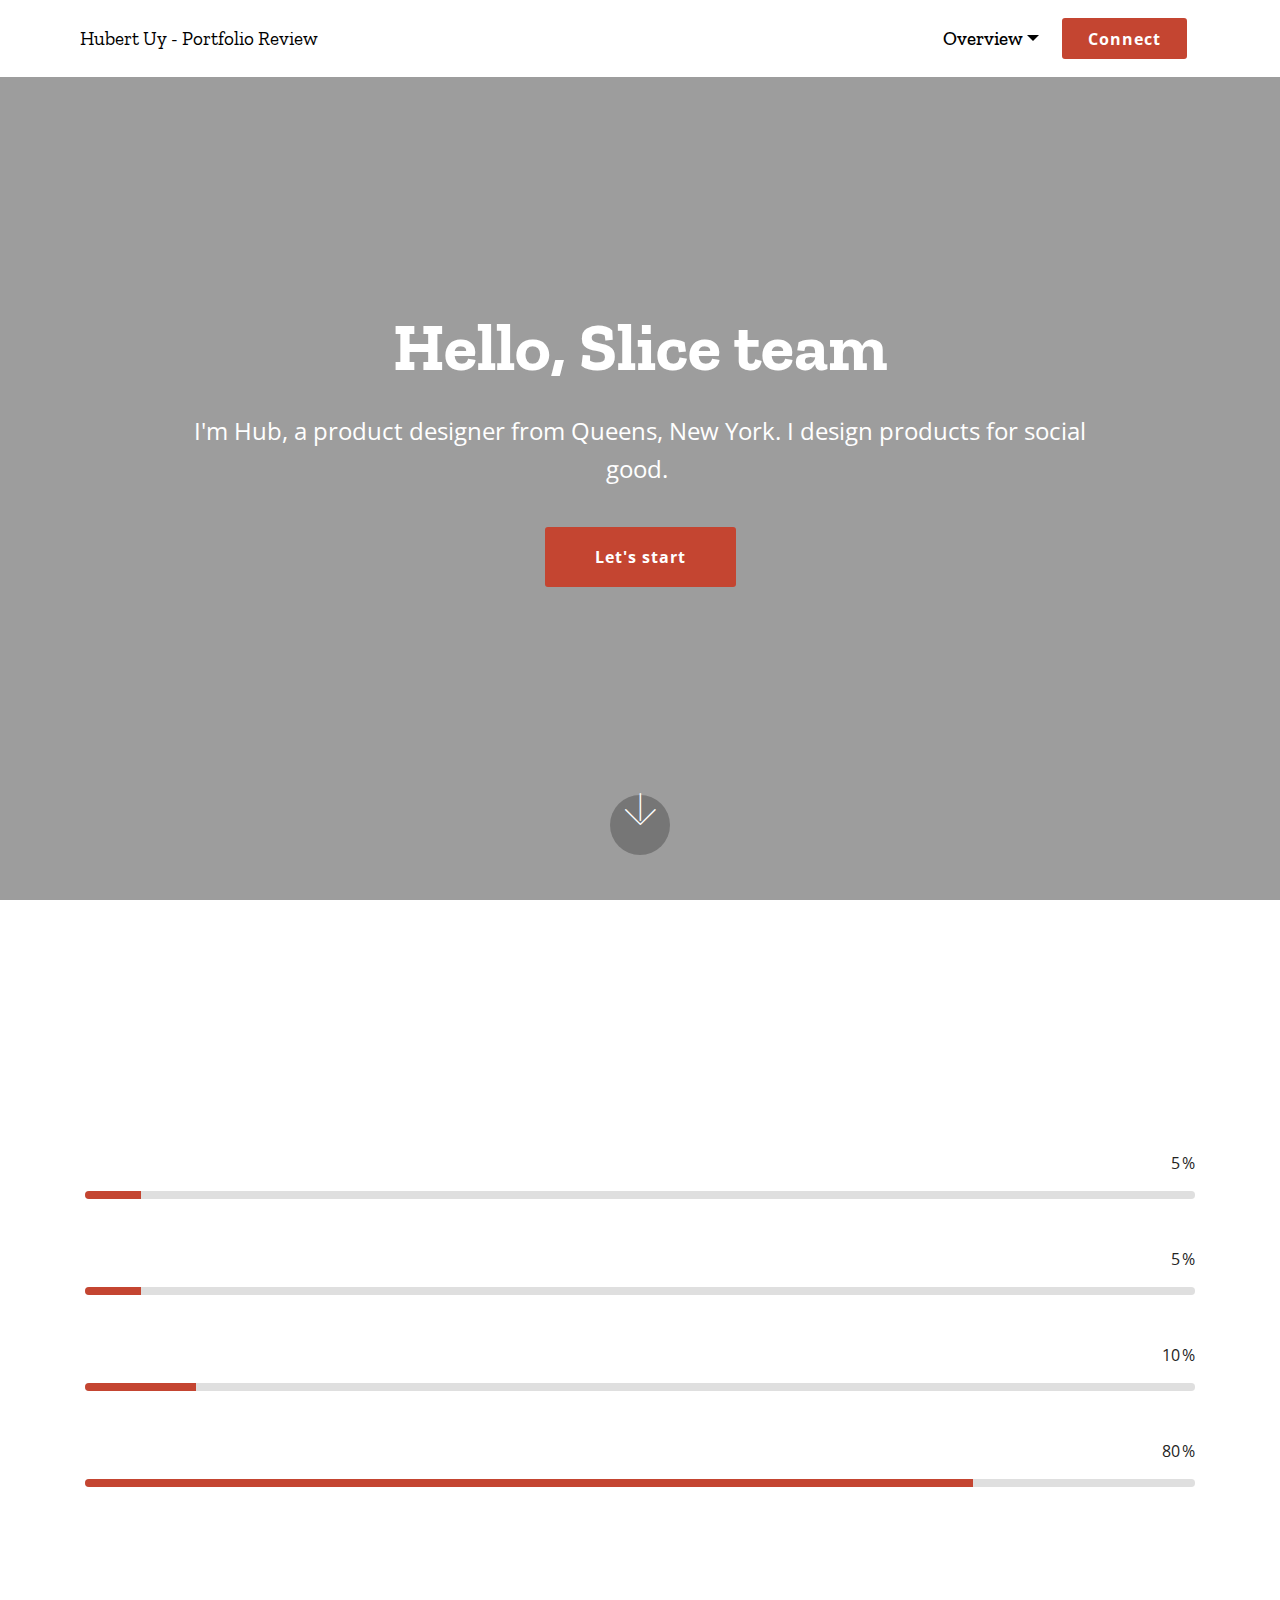
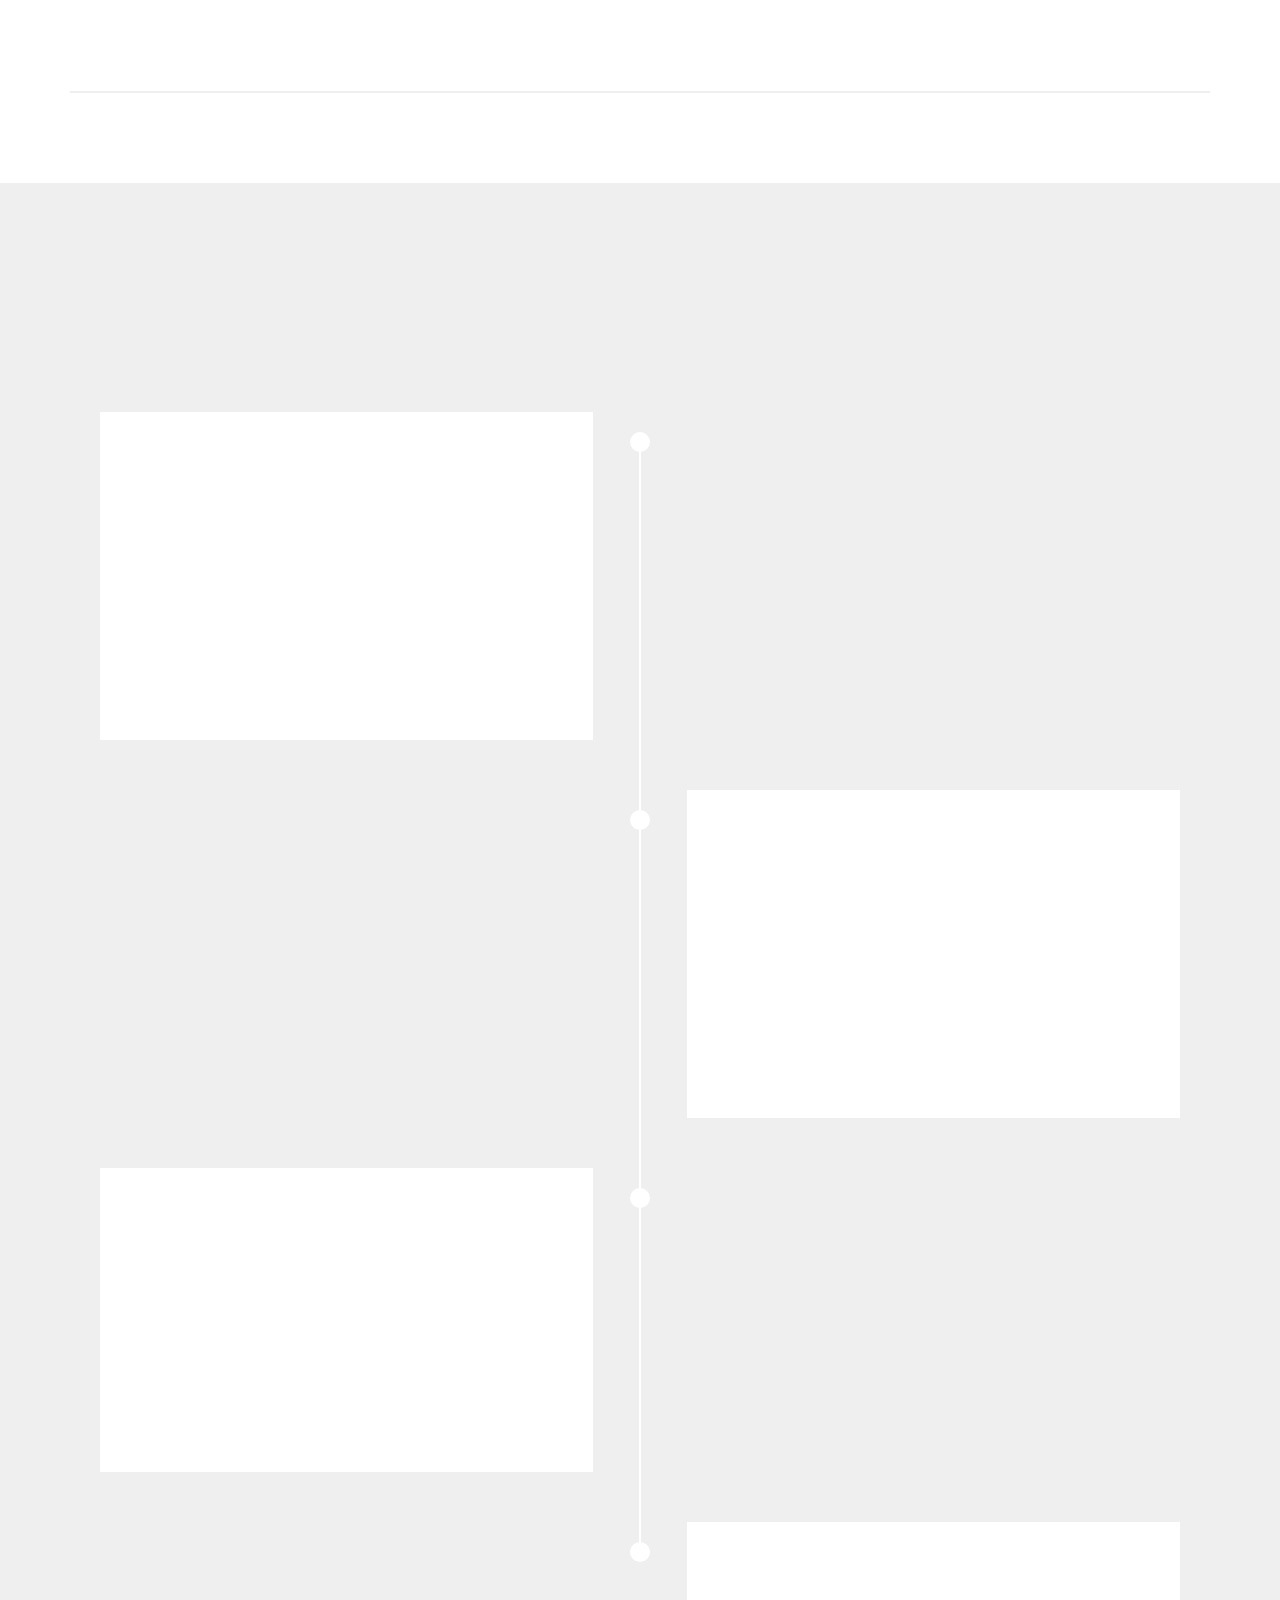
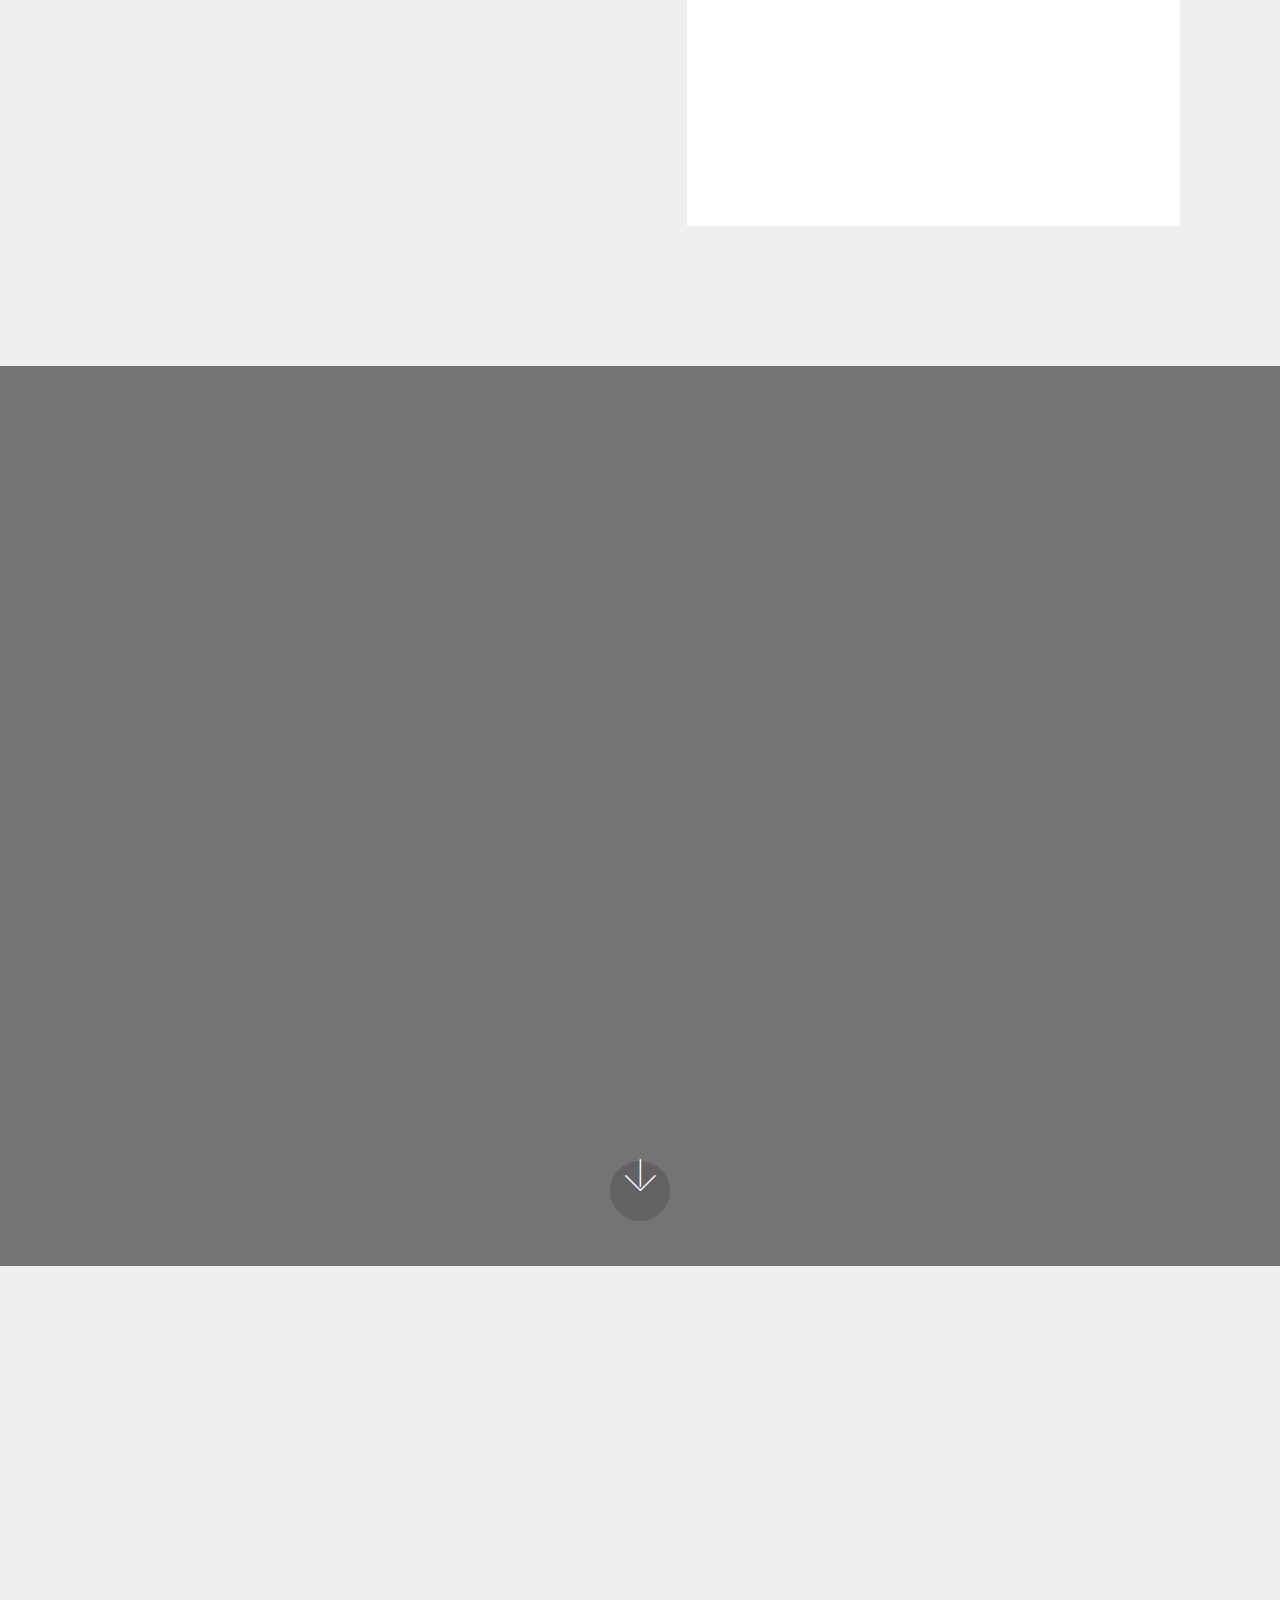
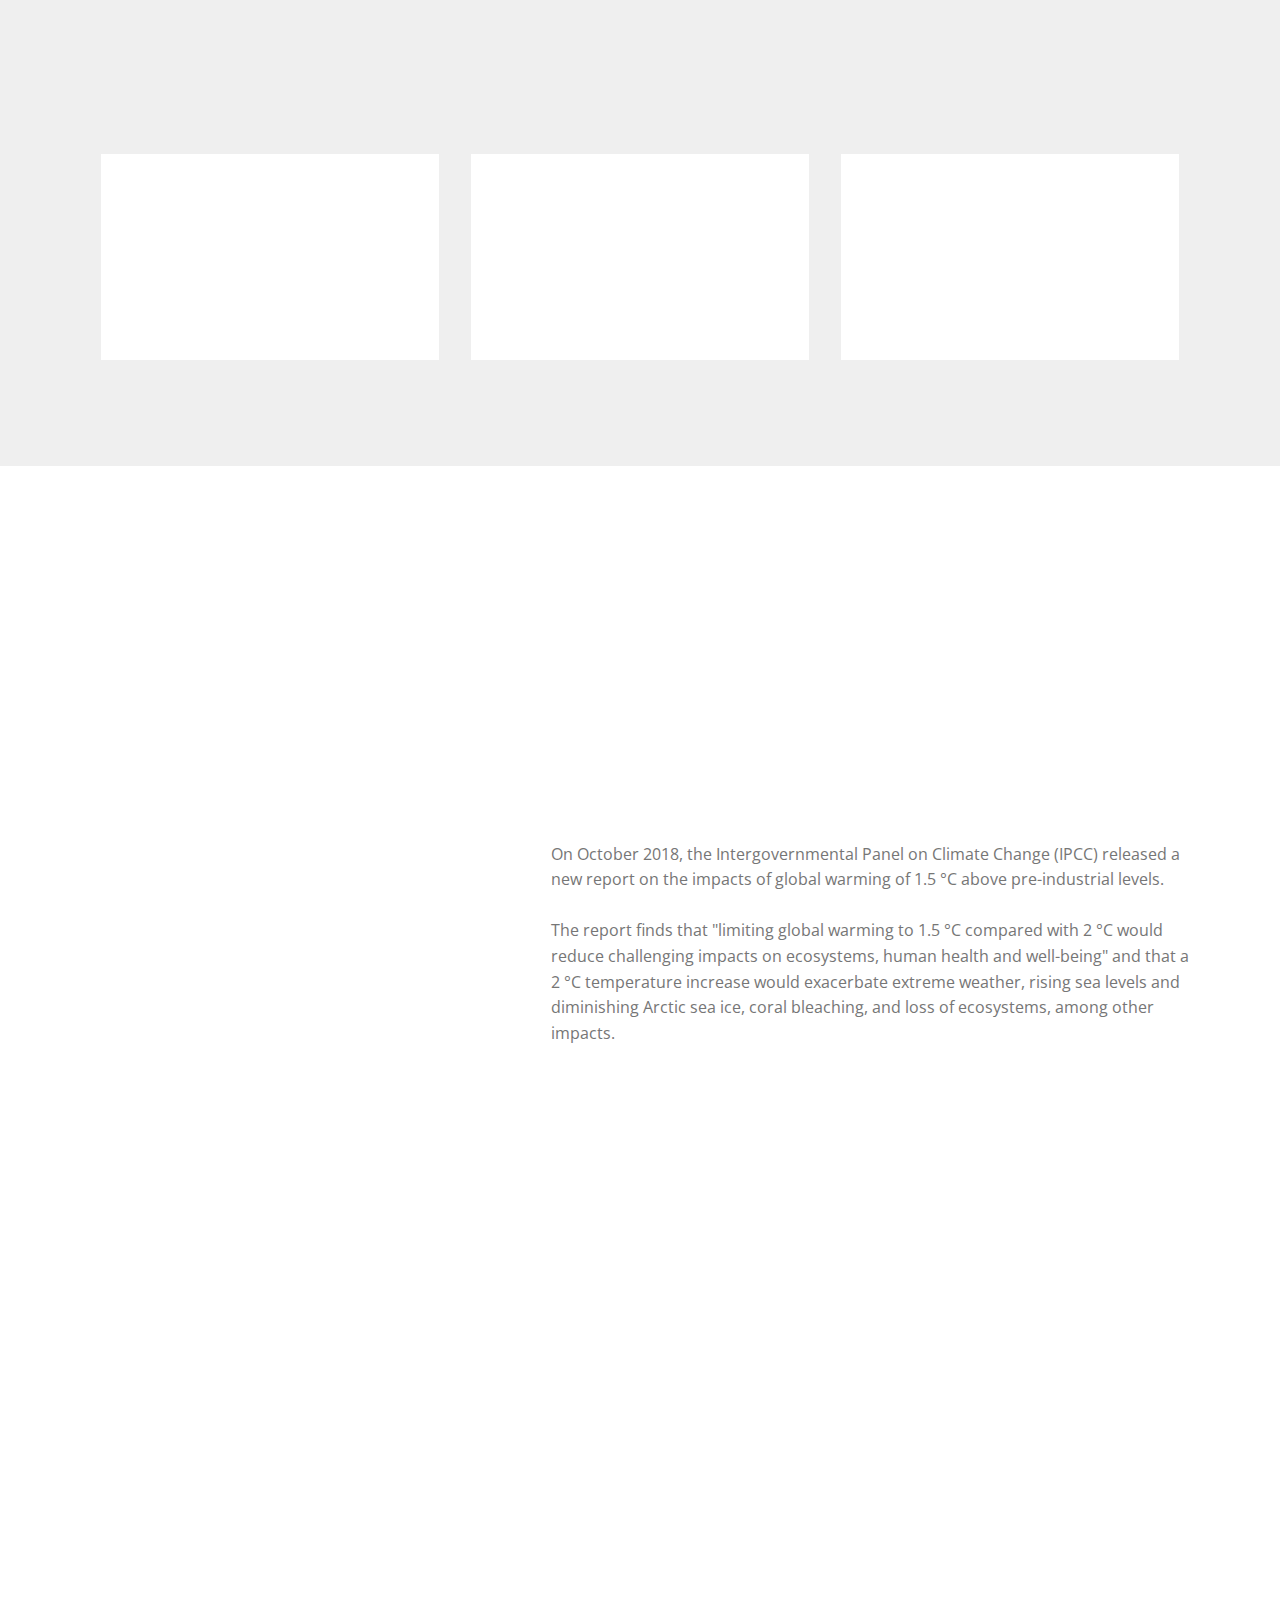
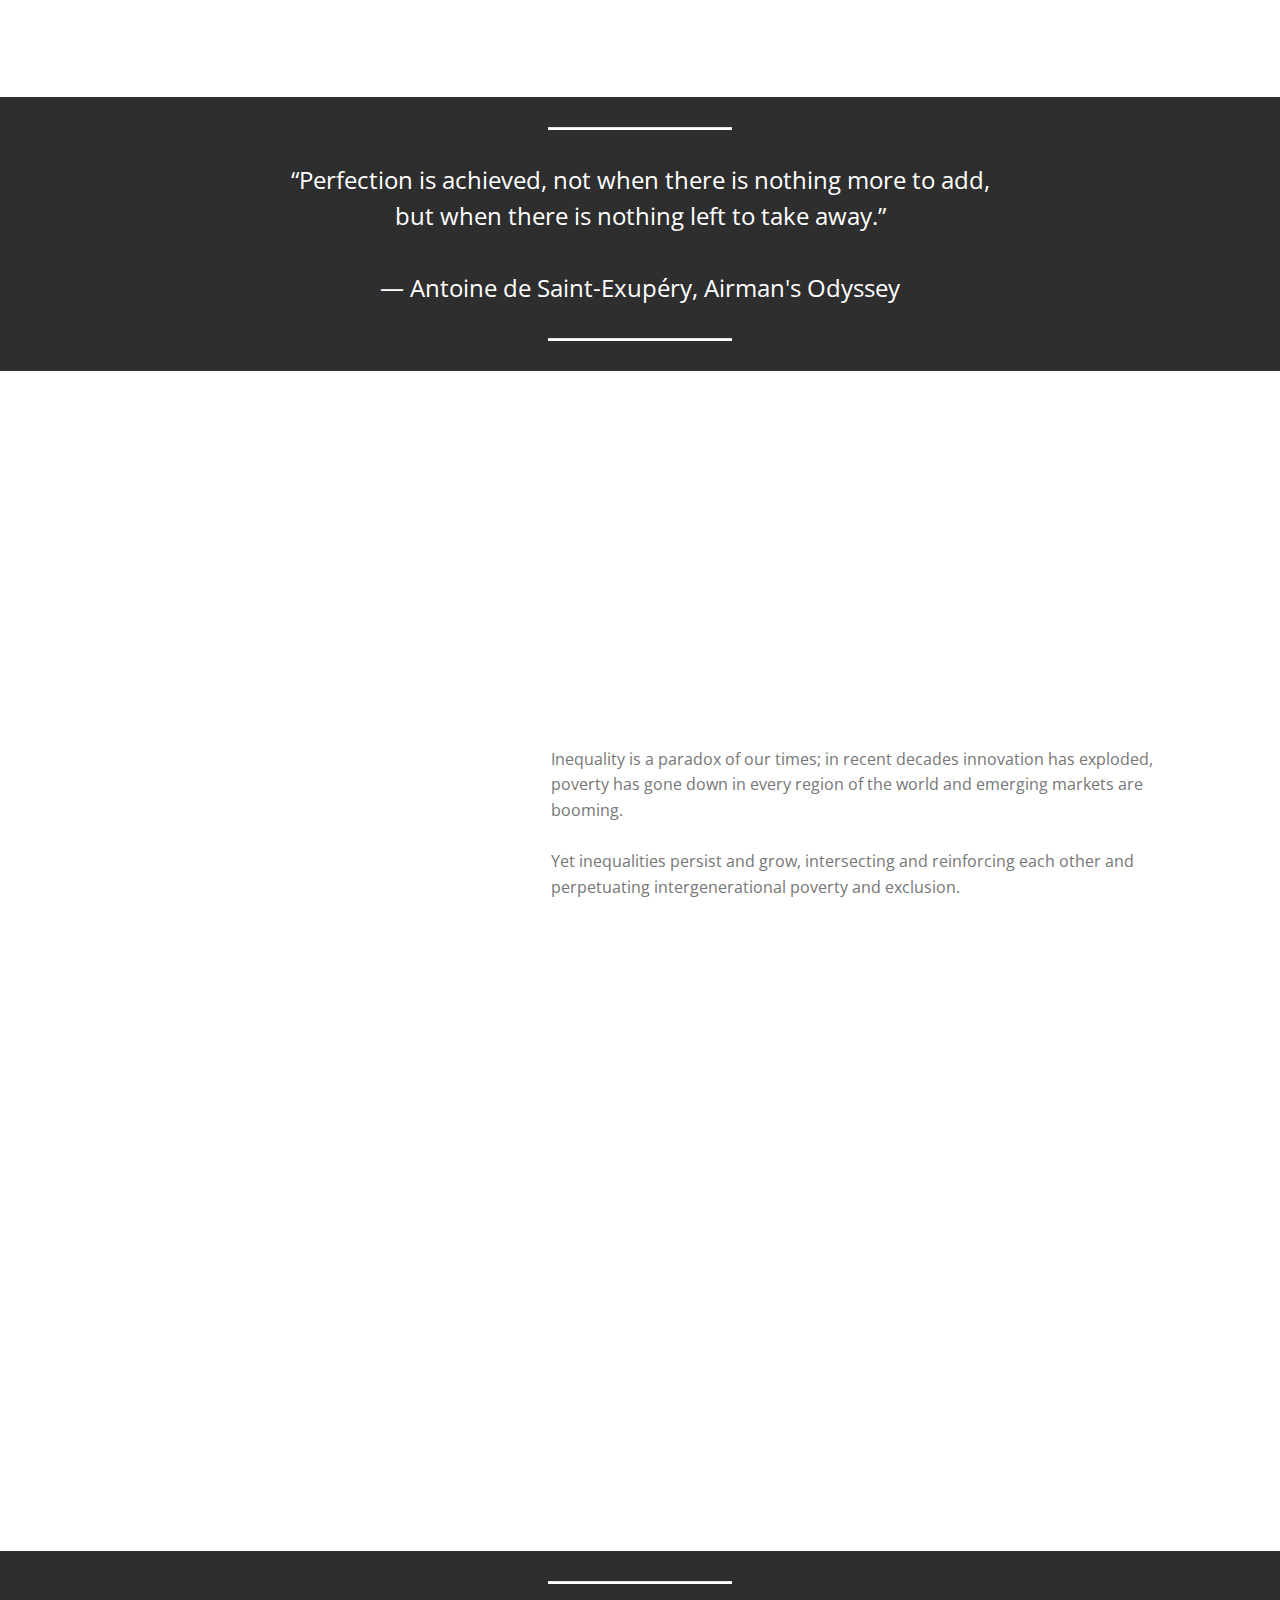
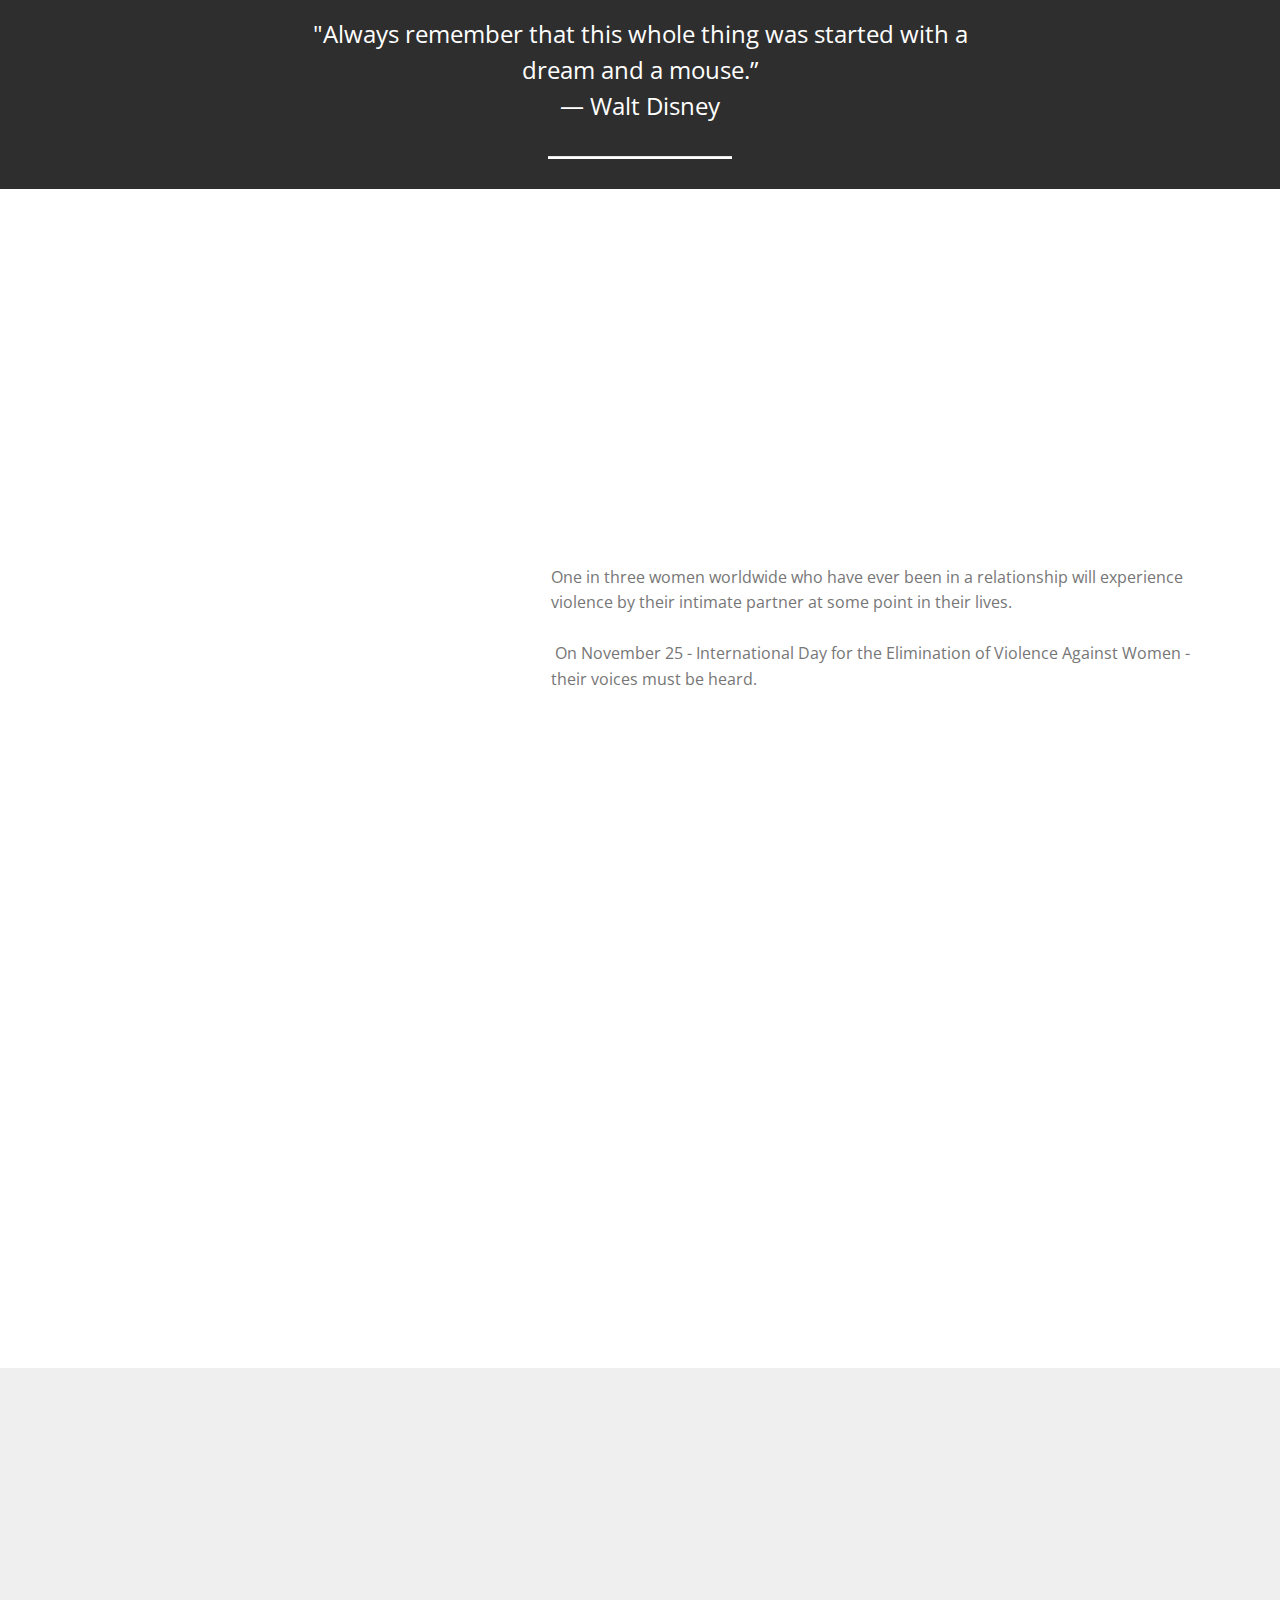
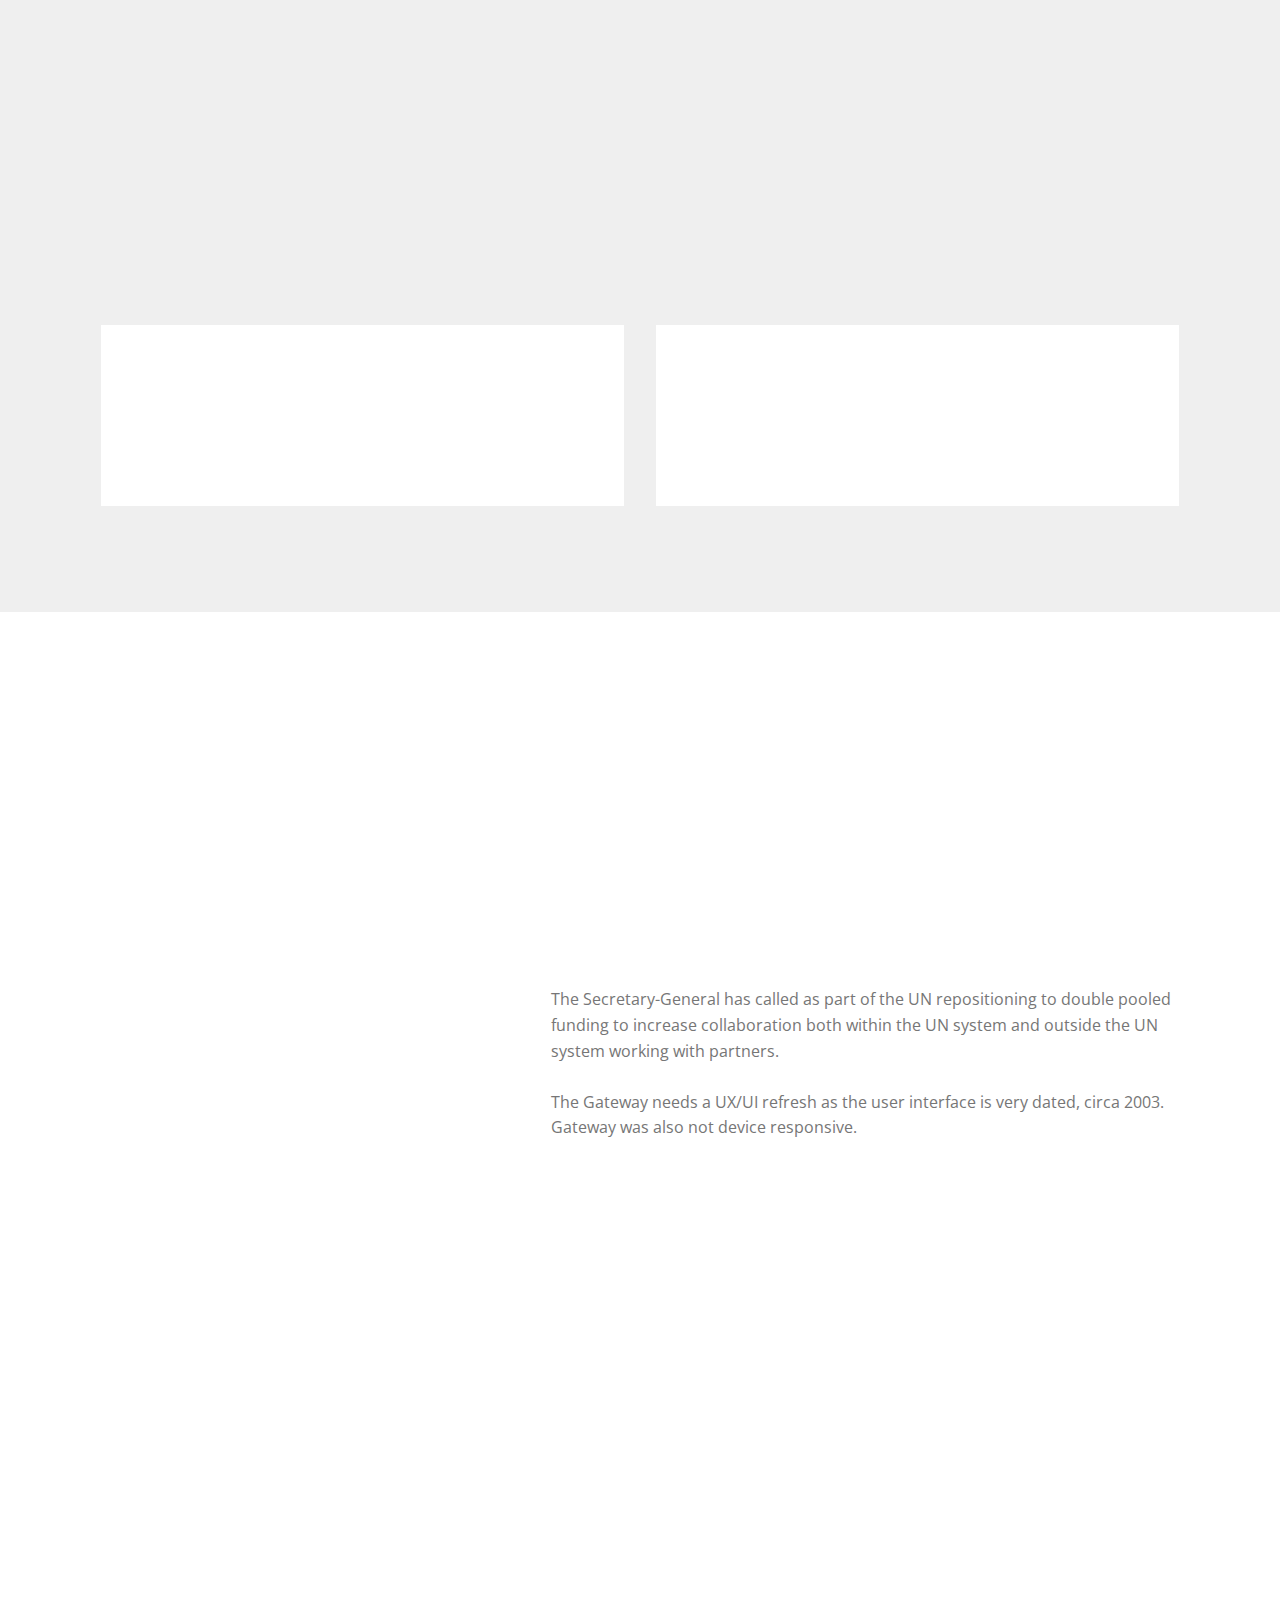
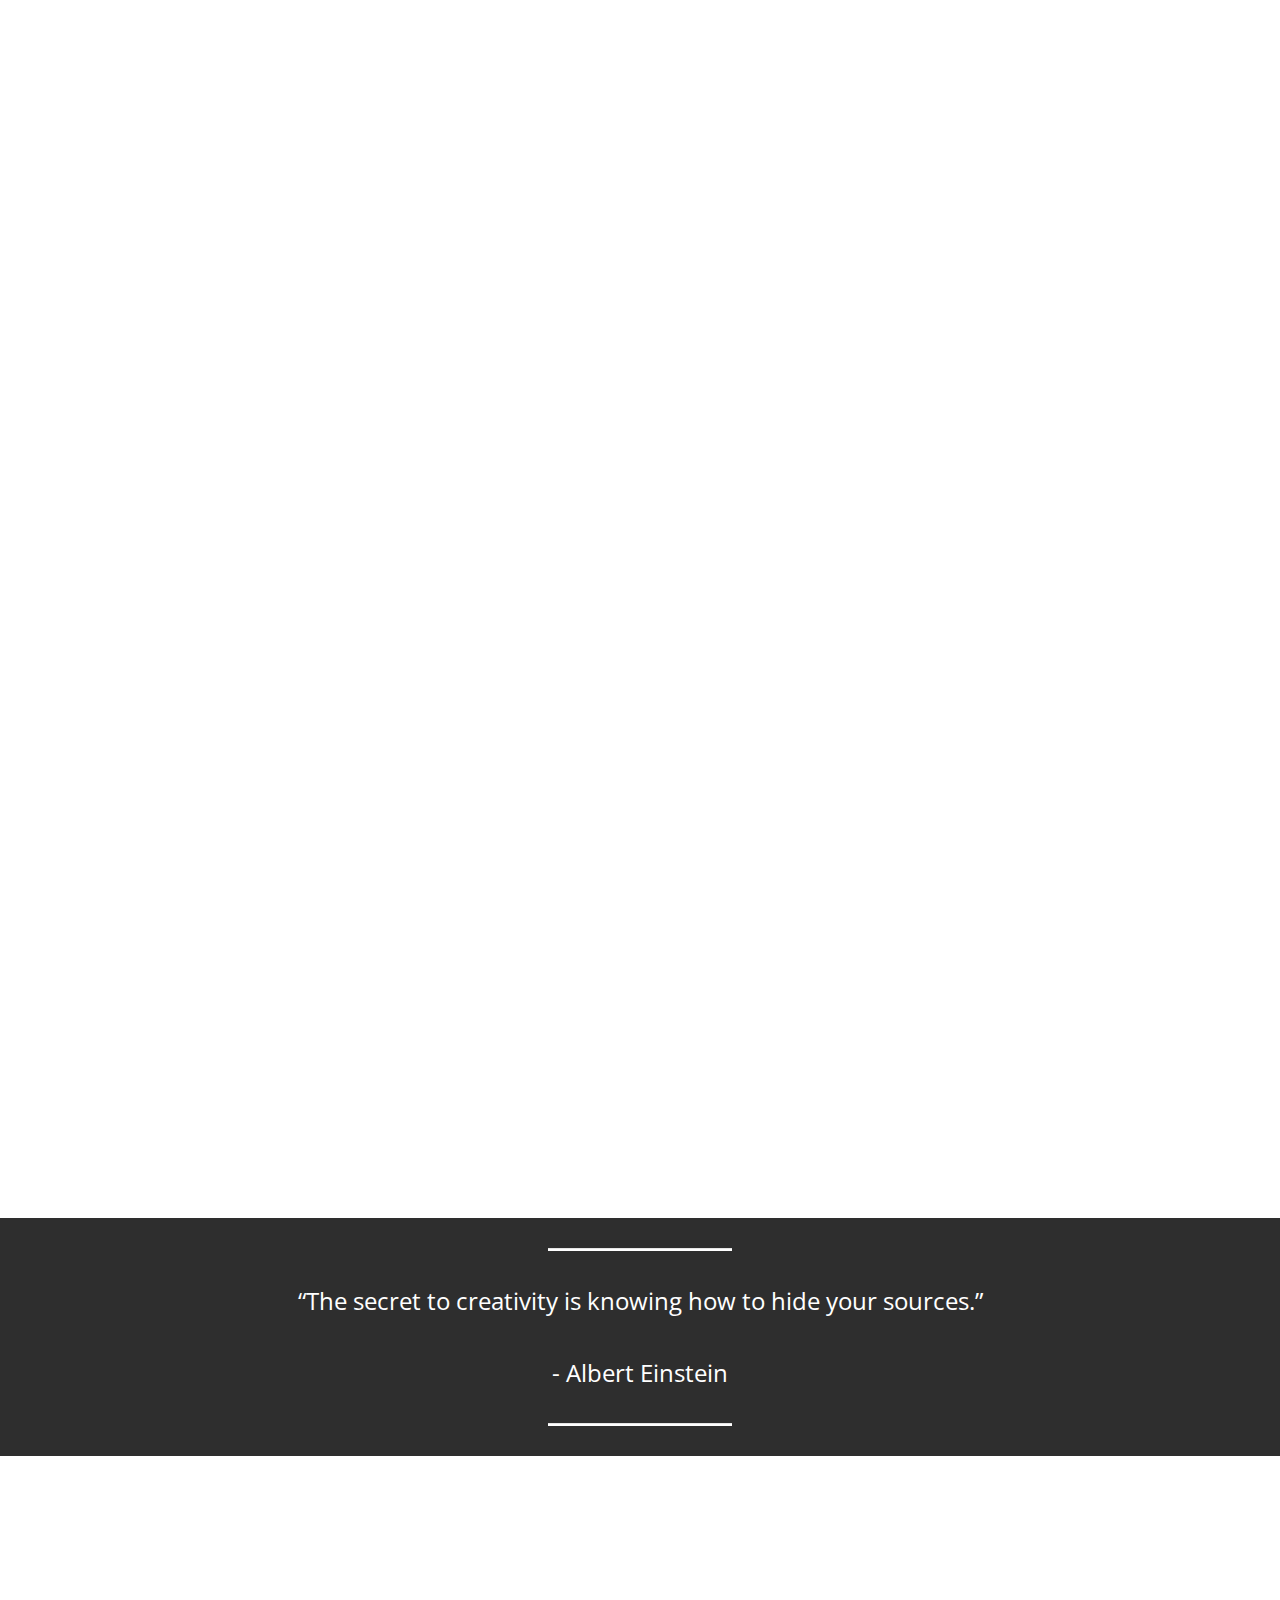
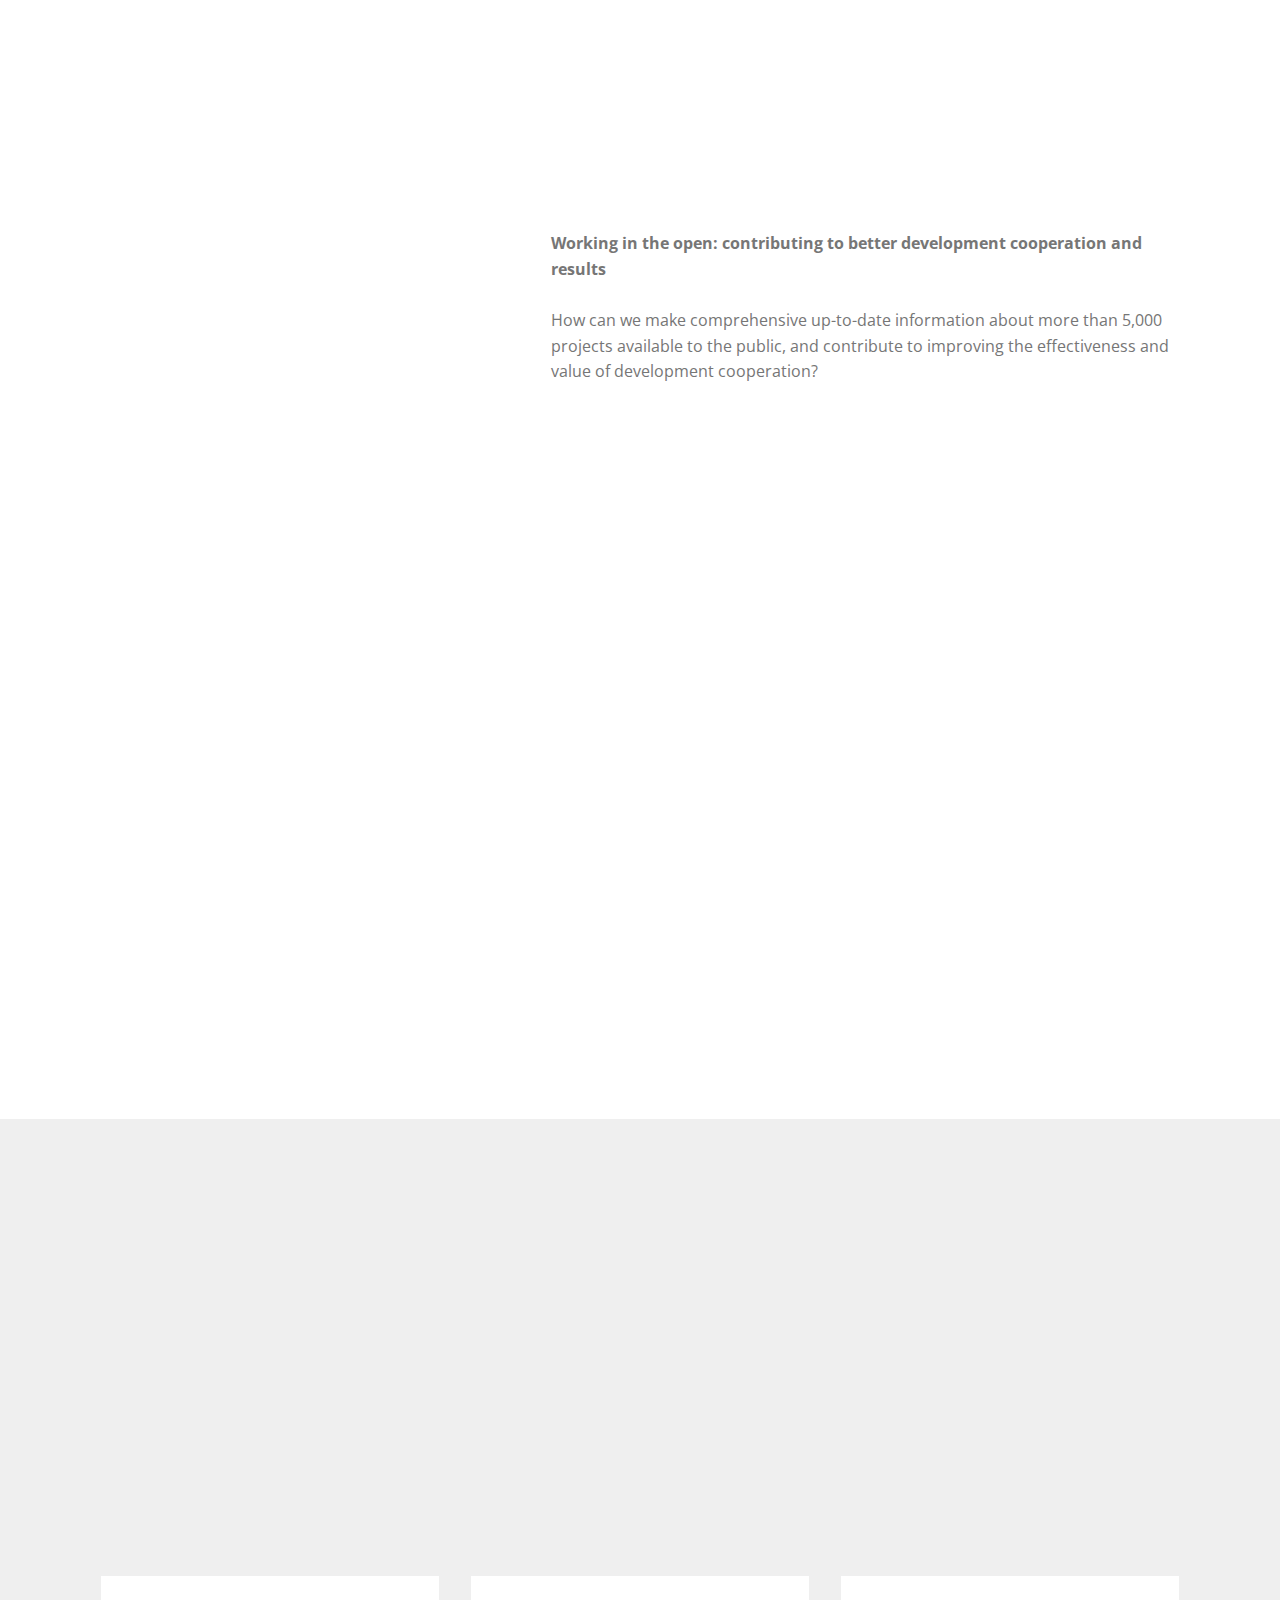
<file: slice/index.html>
<!DOCTYPE html>
<html  >
<head>
  <!-- Site made with Mobirise Website Builder v4.10.8, https://mobirise.com -->
  <meta charset="UTF-8">
  <meta http-equiv="X-UA-Compatible" content="IE=edge">
  <meta name="generator" content="Mobirise v4.10.8, mobirise.com">
  <meta name="viewport" content="width=device-width, initial-scale=1, minimum-scale=1">
  <link rel="shortcut icon" href="assets/images/un-emblem-blue.svg" type="image/x-icon">
  <meta name="description" content="">
  
  <title>Hubert Uy - Portfolio Review</title>
  <link rel="stylesheet" href="assets/web/assets/mobirise-icons/mobirise-icons.css">
  <link rel="stylesheet" href="assets/tether/tether.min.css">
  <link rel="stylesheet" href="assets/bootstrap/css/bootstrap.min.css">
  <link rel="stylesheet" href="assets/bootstrap/css/bootstrap-grid.min.css">
  <link rel="stylesheet" href="assets/bootstrap/css/bootstrap-reboot.min.css">
  <link rel="stylesheet" href="assets/dropdown/css/style.css">
  <link rel="stylesheet" href="assets/animatecss/animate.min.css">
  <link rel="stylesheet" href="assets/theme/css/style.css">
  <link rel="stylesheet" href="assets/mobirise/css/mbr-additional.css" type="text/css">
  
  
  
</head>
<body>
  <section class="menu cid-rBYt2z3Xuo" once="menu" id="menu2-1c">

    

    <nav class="navbar navbar-expand beta-menu navbar-dropdown align-items-center navbar-fixed-top navbar-toggleable-sm">
        <button class="navbar-toggler navbar-toggler-right" type="button" data-toggle="collapse" data-target="#navbarSupportedContent" aria-controls="navbarSupportedContent" aria-expanded="false" aria-label="Toggle navigation">
            <div class="hamburger">
                <span></span>
                <span></span>
                <span></span>
                <span></span>
            </div>
        </button>
        <div class="menu-logo">
            <div class="navbar-brand">
                
                <span class="navbar-caption-wrap"><a class="navbar-caption text-black display-4" href="index.html"><span style="font-weight: normal;">
                        Hubert Uy - Portfolio Review</span></a></span>
            </div>
        </div>
        <div class="collapse navbar-collapse" id="navbarSupportedContent">
            <ul class="navbar-nav nav-dropdown" data-app-modern-menu="true"><li class="nav-item dropdown">
                    <a class="nav-link link dropdown-toggle text-black display-4" href="index.html#header12-9" data-toggle="dropdown-submenu" aria-expanded="false">Overview</a><div class="dropdown-menu"><a class="dropdown-item text-black display-4" href="index.html#features18-c">Stories</a><a class="dropdown-item text-black display-4" href="index.html#features18-f">Transparency</a><a class="dropdown-item text-black display-4" href="index.html#features18-g">Policy</a></div>
                </li></ul>
            <div class="navbar-buttons mbr-section-btn"><a class="btn btn-sm btn-primary display-7" href="index.html#info3-1b"><strong>Connect</strong></a></div>
        </div>
    </nav>
</section>

<section class="cid-rBTYa6H3eD mbr-fullscreen" data-bg-video="https://www.youtube.com/watch?v=P5YLskYGW_s" id="header2-0">

    

    <div class="mbr-overlay" style="opacity: 0.4; background-color: rgb(35, 35, 35);"></div>

    <div class="container align-center">
        <div class="row justify-content-md-center">
            <div class="mbr-white col-md-10">
                <h1 class="mbr-section-title mbr-bold pb-3 mbr-fonts-style display-1">Hello, Slice team</h1>
                
                <p class="mbr-text pb-3 mbr-fonts-style display-5">
                    I'm Hub, a product designer from Queens, New York. I design products for social good.&nbsp;</p>
                <div class="mbr-section-btn"><a class="btn btn-md btn-primary display-7" href="index.html#progress-bars1-o"><strong>Let's start</strong></a></div>
            </div>
        </div>
    </div>
    <div class="mbr-arrow hidden-sm-down" aria-hidden="true">
        <a href="#next">
            <i class="mbri-down mbr-iconfont"></i>
        </a>
    </div>
</section>

<section class="progress-bars1 cid-rBWOB4Be6b" id="progress-bars1-o">
    
    

    

    <div class="container">
        <h2 class="mbr-section-title pb-2 align-center mbr-fonts-style display-2"><strong>
            Contents<br></strong><br></h2>

        

        <div class="progress_elements">
            <div class="progress1 pb-5">
                <div class="title-wrap">
                    <div class="progressbar-title mbr-fonts-style display-7">
                        <p>
                            About me</p>
                    </div>
                    <div class="progress_value mbr-fonts-style display-7">
                        <div class="progressbar-number"></div>
                        <span>%</span>
                    </div>
                </div>
                <progress class="progress progress-primary" max="100" value="5">
                </progress>
            </div>
            
            <div class="progress2 pb-5">
                <div class="title-wrap">
                    <div class="progressbar-title mbr-fonts-style display-7">
                        <p>
                           My design philosophy</p>
                    </div>
                <div class="progress_value mbr-fonts-style display-7">
                    <div class="progressbar-number"></div>
                    <span>%</span>
                </div>
                </div>
                <progress class="progress progress-primary" max="100" value="5">
                </progress>
            </div>
            
            <div class="progress3 pb-5">
                <div class="title-wrap">
                    <div class="progressbar-title mbr-fonts-style display-7">
                        <p>My design process</p>
                    </div>
                    <div class="progress_value mbr-fonts-style display-7">
                        <div class="progressbar-number"></div>
                        <span>%</span>
                    </div>
                </div>
                <progress class="progress progress-primary" max="100" value="10">
                </progress>
            </div>
            
            <div class="progress4">
                <div class="title-wrap">
                    <div class="progressbar-title mbr-fonts-style display-7">
                        <p>
                            Portfolio review</p>
                    </div>
                <div class="progress_value mbr-fonts-style display-7">
                    <div class="progressbar-number"></div>
                    <span>%</span>
                </div>
                </div>
                <progress class="progress progress-primary" max="100" value="80">
                </progress>
            </div>
        </div>
    </div>
</section>

<section class="counters3 counters cid-rBU1vu0GDt" id="counters3-3">

    

    

    <div class="container pt-4 mt-2">
        <h2 class="mbr-section-title pb-3 align-center mbr-fonts-style display-2"><strong>
                    About me</strong><br></h2>
        <h3 class="mbr-section-subtitle pb-5 align-center mbr-fonts-style display-5">Scrappy and bootstrappy</h3>
        <div class="media-container-row">
            <div class="media-block m-auto" style="width: 30%;">
                <div class="mbr-figure">
                    <img src="assets/images/15385166721068297571-890x1187.jpg" alt="" title="">
                </div>
            </div>
            <div class="cards-block">
                <div class="cards-container">
                    <div class="card px-3 align-left col-12">
                        <div class="panel-item p-4 d-flex align-items-center">
                            <div class="card-img pr-3 d-flex align-items-center align-left">
                                
                                <h3 class="count py-3 mbr-fonts-style display-2">
                                    3</h3>
                            </div>
                            <div class="card-text">
                                <h4 class="mbr-content-title mbr-bold mbr-fonts-style display-7">
                                    Years in design for social good</h4>
                                <p class="mbr-content-text mbr-fonts-style display-7">At the UN fighting for global development and Renew Queens to help people in the projects to have access to opportunities.&nbsp;<br></p>
                            </div>
                        </div>
                    </div>
                    <div class="card px-3 align-left col-12">
                        <div class="panel-item p-4 d-flex align-items-center">
                            <div class="card-img pr-3 d-flex align-items-center align-left">
                                
                                <h3 class="count py-3 mbr-fonts-style display-2">
                                    6</h3>
                            </div>
                            <div class="card-text">
                                <h4 class="mbr-content-title mbr-bold mbr-fonts-style display-7">
                                    Years in advertising and media</h4>
                                <p class="mbr-content-text mbr-fonts-style display-7">
                                    From agency to publisher, I've come full circle helping big brands like Google, Nestle and small businesses connect with users.&nbsp;</p>
                            </div>
                        </div>
                    </div>
                    <div class="card px-3 align-left col-12">
                        <div class="panel-item p-4 d-flex align-items-center">
                            <div class="card-img pr-3 d-flex align-items-center align-left">
                                
                                <h3 class="count py-3 mbr-fonts-style display-2">
                                    2
                                </h3>
                            </div>
                            <div class="card-text">
                                <h4 class="mbr-content-title mbr-bold mbr-fonts-style display-7">
                                    Years of graduate studies</h4>
                                <p class="mbr-content-text mbr-fonts-style display-7">I earned my Masters degree on interaction design from NYU's Interactive Telecommunications Program&nbsp;</p>
                            </div>
                        </div>
                    </div>
                    <div class="card px-3 align-left col-12">
                        <div class="panel-item p-4 d-flex align-items-center">
                            <div class="card-img pr-3 d-flex align-items-center align-left">
                                
                                <h3 class="count py-3 mbr-fonts-style display-2">800</h3>
                            </div>
                            <div class="card-texts">
                                <h4 class="mbr-content-title mbr-bold mbr-fonts-style display-7">
                                    Hours of research and self-study</h4>
                                <p class="mbr-content-text mbr-fonts-style display-7">Experimenting with new technologies and researching new design systems to add to my quiver</p>
                            </div>
                        </div>
                    </div>
                </div>
            </div>
        </div>
    </div>
</section>

<section class="counters5 counters cid-rBU0DtHuLX" id="counters5-2">

    

    

    <div class="container pt-4 mt-2">
        <h2 class="mbr-section-title pb-3 align-center mbr-fonts-style display-2"><strong>Design manifesto<br></strong><br></h2>
        
        <div class="row justify-content-center">
            <div class="cards-block">
                <div class="cards-container">
                    <div class="card px-3 align-left col-12">
                        <div class="panel-item p-4 d-flex">
                            <div class="card-img pr-3">
                                <h3 class="img-text d-flex align-items-center justify-content-center">
                                    1
                                </h3>
                            </div>
                            <div class="card-text">
                                <h4 class="mbr-content-title mbr-bold mbr-fonts-style display-7">I believe in empathy</h4>
                                <p class="mbr-content-text mbr-fonts-style display-7">I believe empathy makes a designer in and of the world. </p>
                            </div>
                        </div>
                    </div>
                    <div class="card px-3 align-left col-12">
                        <div class="panel-item p-4 d-flex">
                            <div class="card-img pr-3">
                                <h3 class="img-text d-flex align-items-center justify-content-center">
                                    2
                                </h3>
                            </div>
                            <div class="card-text">
                                <h4 class="mbr-content-title mbr-bold mbr-fonts-style display-7">I believe in being honest</h4>
                                <p class="mbr-content-text mbr-fonts-style display-7">I believe not everything that can be (re)designed should be (re)designed.</p>
                            </div>
                        </div>
                    </div>
                    <div class="card px-3 align-left col-12">
                        <div class="panel-item p-4 d-flex">
                            <div class="card-img pr-3">
                                <h3 class="img-text d-flex align-items-center justify-content-center">
                                    3
                                </h3>
                            </div>
                            <div class="card-text">
                                <h4 class="mbr-content-title mbr-bold mbr-fonts-style display-7">I believe in friction</h4>
                                <p class="mbr-content-text mbr-fonts-style display-7">
                                    I believe that healthy friction generates healthy collaboration.</p>
                            </div>
                        </div>
                    </div>
                    <div class="card px-3 align-left col-12">
                        <div class="panel-item p-4 d-flex">
                            <div class="card-img pr-3">
                                <h3 class="img-text d-flex align-items-center justify-content-center">
                                    4
                                </h3>
                            </div>
                            <div class="card-texts">
                                <h4 class="mbr-content-title mbr-bold mbr-fonts-style display-7">I believe in stories</h4>
                                <p class="mbr-content-text mbr-fonts-style display-7">
                                    I believe that designers are storytellers and that great design tells a story. </p>
                            </div>
                        </div>
                    </div>
                </div>
            </div>
        </div>
    </div>
</section>

<section class="timeline1 cid-rBUdp8DerZ" id="timeline1-7">

    

    

    <div class="container align-center">
        <h2 class="mbr-section-title pb-3 mbr-fonts-style display-2"><strong>
            Design process<br></strong><br></h2>
        

        <div class="container timelines-container" mbri-timelines="">
            <!--1-->
            <div class="row timeline-element reverse separline">
                 <div class="timeline-date-panel col-xs-12 col-md-6  align-left">         
                    <div class="time-line-date-content">
                        <p class="mbr-timeline-date mbr-fonts-style display-5">
                            2 weeks</p>
                    </div>
                </div>
           <span class="iconBackground"></span>
            <div class="col-xs-12 col-md-6 align-right">
                <div class="timeline-text-content">
                    <h4 class="mbr-timeline-title pb-3 mbr-fonts-style display-5">
                        Research and Discovery</h4>
                    <p class="mbr-timeline-text mbr-fonts-style display-7">
                        Validate the problem, target market and business goalsa and objectives.<br><br>METHODOLOGY<br><br>1. Competitive &amp; industry analysis<br>2. User research &amp; interviews<br>3. Project and stakeholder mapping<br>4. Meetings and wiki<br></p>
                 </div>
            </div>
            </div>
            <!--2-->
            <div class="row timeline-element  separline">
                <div class="timeline-date-panel col-xs-12 col-md-6 align-right">
                    <div class="time-line-date-content">
                        <p class="mbr-timeline-date mbr-fonts-style display-5">
                            1-2 weeks</p>
                    </div>
                </div>
                <span class="iconBackground"></span>
                <div class="col-xs-12 col-md-6 align-left ">
                    <div class="timeline-text-content">
                        <h4 class="mbr-timeline-title pb-3 mbr-fonts-style display-5">
                            Ideation and Prototyping</h4>
                        <p class="mbr-timeline-text mbr-fonts-style display-7">
                            Organize learnings, develop wireframes and prototypes.<br><br>METHODOLOGY<br><br>1. Define MVP<br>2. user journey mapping and page flows<br>3. sketching &amp; wire-framing <br>4. Low-fidelity prototypes<br></p>
                    </div>
                </div>
            </div>
            <!--3-->
            <div class="row timeline-element reverse separline">
                <div class="timeline-date-panel col-xs-12 col-md-6  align-left">
                    <div class="time-line-date-content">
                        <p class="mbr-timeline-date mbr-fonts-style display-5">
                            3 weeks</p>
                    </div>
                </div>
                <span class="iconBackground"></span>
                <div class="col-xs-12 col-md-6 align-right">
                    <div class="timeline-text-content">
                        <h4 class="mbr-timeline-title pb-3 mbr-fonts-style display-5">Collaborative Design</h4>      
                        <p class="mbr-timeline-text mbr-fonts-style display-7">
                            Design internally validated ideas, test with users<br><br>METHODOLOGY<br><br>1. Rapid prototyping of MVP<br>2. Visual design<br>3. Concierge testing<br>4. User testing<br>
                        </p>
                    </div>
                </div>
            </div>
            <!--4-->
            <div class="row timeline-element ">
                <div class="timeline-date-panel col-xs-12 col-md-6 align-right">
                    <div class="time-line-date-content">
                        <p class="mbr-timeline-date mbr-fonts-style display-5">1 month</p>
                    </div>
                </div>
                <span class="iconBackground"></span>
                <div class="col-xs-12 col-md-6 align-left ">
                    <div class="timeline-text-content">
                        <h4 class="mbr-timeline-title pb-3 mbr-fonts-style display-5">Validation and Iteration</h4>
                        <p class="mbr-timeline-text mbr-fonts-style display-7">
                            Validate, learn and plan for next iteration<br><br>METHODOLOGY<br><br>1. Feedback integration<br>2. A/B testing<br>3. Iterative design<br>4. Pivot or preserve<br>
                        </p>
                    </div>
                </div>
            </div>
            <!--5-->
            
            <!--6-->
            
            <!--7-->
            
            <!--8-->
            
            <!--9-->
            
            <!--10-->
            
            <!--11-->
            
            <!--12-->
            
        </div>
    </div>
</section>

<section class="header12 cid-rBUkabb2rN mbr-fullscreen mbr-parallax-background" id="header12-9">

    

    <div class="mbr-overlay" style="opacity: 0.6; background-color: rgb(35, 35, 35);">
    </div>

    <div class="container  ">
            <div class="media-container">
                <div class="col-md-12 align-center">
                    <h1 class="mbr-section-title pb-3 mbr-white mbr-bold mbr-fonts-style display-1">On to business</h1>
                    <p class="mbr-text pb-3 mbr-white mbr-fonts-style display-5">At the UN, we design 3 main products:</p>
                    

                    <div class="icons-media-container mbr-white">
                        <div class="card col-12 col-md-6 col-lg-4">
                            <div class="icon-block">
                            <a href="index.html#features18-c">
                                <span class="mbr-iconfont mbri-globe"></span>
                            </a>
                            </div>
                            <h5 class="mbr-fonts-style display-5">
                                Stories</h5>
                        </div>

                        <div class="card col-12 col-md-6 col-lg-4">
                            <div class="icon-block">
                                <a href="index.html#features18-f">
                                    <span class="mbr-iconfont mbri-growing-chart"></span>
                                </a>
                            </div>
                            <h5 class="mbr-fonts-style display-5">Transparency</h5>
                        </div>

                        <div class="card col-12 col-md-6 col-lg-4">
                            <div class="icon-block">
                                <a href="index.html#features18-g">
                                    <span class="mbr-iconfont mbri-edit" style="color: rgb(255, 255, 255); fill: rgb(255, 255, 255);"></span>
                                </a>
                            </div>
                            <h5 class="mbr-fonts-style display-5">Policy</h5>
                        </div>

                        
                    </div>
                </div>
            </div>
    </div>

    <div class="mbr-arrow hidden-sm-down" aria-hidden="true">
        <a href="#next">
            <i class="mbri-down mbr-iconfont"></i>
        </a>
    </div>
</section>

<section class="features18 popup-btn-cards cid-rBV2W8r76J" id="features18-c">

    

    
    <div class="container">
        <h2 class="mbr-section-title pb-3 align-center mbr-fonts-style display-2"><strong>
            Stories</strong></h2>
        <h3 class="mbr-section-subtitle display-5 align-center mbr-fonts-style mbr-light">Interactives that inform the general public on the state of sustainable development, inspire action as well as rally support from our donors and partners.</h3>
        <div class="media-container-row pt-5 ">
            <div class="card p-3 col-12 col-md-6 col-lg-4">
                <div class="card-wrapper ">
                    <div class="card-img">
                        <div class="mbr-overlay"></div>
                        <div class="mbr-section-btn text-center"><a href="index.html#tabs4-l" class="btn btn-primary display-4">Learn More</a></div>
                        <img src="assets/images/screen-shot-2019-09-13-at-2.20.17-am-676x363.png" alt="Mobirise" title="">
                    </div>
                    <div class="card-box">
                        <h4 class="card-title mbr-fonts-style display-7">
                            If we do nothing</h4>
                        <p class="mbr-text mbr-fonts-style align-left display-7">An immersive story that shows how 1.5 degrees of global warming sets off a chain reaction of irreversable global consequence..</p>
                    </div>
                </div>
            </div>
            <div class="card p-3 col-12 col-md-6 col-lg-4">
                <div class="card-wrapper">
                    <div class="card-img">
                        <div class="mbr-overlay"></div>
                        <div class="mbr-section-btn text-center"><a href="index.html#tabs4-p" class="btn btn-primary display-4">Learn More</a></div>
                        <img src="assets/images/screen-shot-2019-09-13-at-2.19.08-am-676x363.png" alt="Mobirise" title="">
                    </div>
                    <div class="card-box">
                        <h4 class="card-title mbr-fonts-style display-7">
                            Widening inequality</h4>
                        <p class="mbr-text mbr-fonts-style display-7">
                           There is more to inequality than income. Inequality is multi-dimentional and is the root cause of all development issues.&nbsp;<br></p>
                    </div>
                </div>
            </div>

            <div class="card p-3 col-12 col-md-6 col-lg-4">
                <div class="card-wrapper">
                    <div class="card-img">
                        <div class="mbr-overlay"></div>
                        <div class="mbr-section-btn text-center"><a href="index.html#tabs4-u" class="btn btn-primary display-4">Learn More</a></div>
                        <img src="assets/images/screen-shot-2019-09-13-at-2.13.08-am-676x363.png" alt="Mobirise" title="">
                    </div>
                    <div class="card-box">
                        <h4 class="card-title mbr-fonts-style display-7">A story of survival</h4>
                        <p class="mbr-text mbr-fonts-style display-7">
                            One in three women worldwide who have ever been in a relationship will experience violence by their partner at some point in their lives.
                        </p>
                    </div>
                </div>
            </div>

            
        </div>
    </div>
</section>

<section class="tabs4 cid-rBWvHZ35rS" id="tabs4-l">

    

    

    <div class="container">
        <h2 class="mbr-section-title align-center pb-3 mbr-fonts-style display-2"><strong>
            If we do nothing</strong></h2>
        

        <div class="media-container-row mt-5 pt-3">
            <div class="mbr-figure" style="width: 42%;">
                <img src="assets/images/screen-shot-2019-09-13-at-2.20.17-am-804x432.png" alt="Mobirise" title="">
            </div>
            <div class="tabs-container">
                <ul class="nav nav-tabs" role="tablist">
                    <li class="nav-item"><a class="nav-link mbr-fonts-style show active display-7" role="tab" data-toggle="tab" href="#tabs4-l_tab0" aria-selected="true"><strong>
                            Problem</strong></a></li>
                    <li class="nav-item"><a class="nav-link mbr-fonts-style show active display-7" role="tab" data-toggle="tab" href="#tabs4-l_tab1" aria-selected="true"><strong>
                            Insight</strong></a></li>
                    <li class="nav-item"><a class="nav-link mbr-fonts-style show active display-7" role="tab" data-toggle="tab" href="#tabs4-l_tab2" aria-selected="true"><strong>
                            Solution</strong></a></li>
                    
                    
                    
                </ul>
                <div class="tab-content">
                    <div id="tab1" class="tab-pane in active" role="tabpanel">
                        <div class="row">
                            <div class="col-md-12">
                                <p class="mbr-text py-5 mbr-fonts-style display-7">On October 2018, the Intergovernmental Panel on Climate Change (IPCC) released a new report on the impacts of global warming of 1.5 °C above pre-industrial levels.<br><br>The report finds that "limiting global warming to 1.5 °C compared with 2 °C would reduce challenging impacts on ecosystems, human health and well-being" and that a 2 °C temperature increase would exacerbate extreme weather, rising sea levels and diminishing Arctic sea ice, coral bleaching, and loss of ecosystems, among other impacts.<br></p>
                            </div>
                        </div>
                    </div>
                    <div id="tab2" class="tab-pane" role="tabpanel">
                        <div class="row">
                            <div class="col-md-12">
                                <p class="mbr-text py-5 mbr-fonts-style display-7">To the average person, the report is just another report, full of scientific and political jargon. <br><br>While the report is useful to policymakers, the report fails to make it clear to the general public the underlying message -- that we're simply running out of time.&nbsp;<br></p>
                            </div>
                        </div>
                    </div>
                    <div id="tab3" class="tab-pane" role="tabpanel">
                        <div class="row">
                            <div class="col-md-12">
                                <p class="mbr-text py-5 mbr-fonts-style display-7">We created an immersive interactive that shows clearly the chain reaction that results in 1.5 degrees of warming, tangibly showing how it will affect (or is already affecting) the lives of people around the world.&nbsp;</p>
                            </div>
                        </div>
                    </div>
                    <div id="tab4" class="tab-pane" role="tabpanel">
                        <div class="row">
                            <div class="col-md-12">
                                <p class="mbr-text py-5 mbr-fonts-style display-7">
                                    Sites made with Mobirise are 100% mobile-friendly according the latest Google Test and Google loves those websites (officially)!
                                </p>
                            </div>
                        </div>
                    </div>
                    <div id="tab5" class="tab-pane" role="tabpanel">
                        <div class="row">
                            <div class="col-md-12">
                                <p class="mbr-text py-5 mbr-fonts-style display-7">
                                    Mobirise themes are based on Bootstrap 3 and Bootstrap 4 - most powerful mobile first framework. Now, even if you're not code-savvy, you can be a part of an exciting growing bootstrap community.
                                </p>
                            </div>
                        </div>
                    </div>
                    <div id="tab6" class="tab-pane" role="tabpanel">
                        <div class="row">
                            <div class="col-md-12">
                                <p class="mbr-text py-5 mbr-fonts-style display-7">
                                    Choose from the large selection of latest pre-made blocks - full-screen intro, bootstrap carousel, content slider, responsive image gallery with lightbox, parallax scrolling, video backgrounds, hamburger menu, sticky header and more.
                                </p>
                            </div>
                        </div>
                    </div>
                </div>
            </div>
        </div>
    </div>
</section>

<section class="mbr-section content7 cid-rBWxCCSTOr" id="content7-n">
          
    

    <div class="container">
        <div class="media-container-row">
            <div class="col-12 col-md-10">
                <div class="media-container-row">
                    <div class="media-content">
                        <div class="mbr-section-text">
                            <p class="mbr-text align-right mb-0 mbr-fonts-style display-7">The slide show experience was key to the success of this product. It forced users to slow down and absorb and immerse.&nbsp;<br><br>The long timing and length of the product was also intentional. We wanted users to visually see how the chain reaction affects their lives and the lives of people around the world.&nbsp;</p>
                        </div>
                    </div>
                    <div class="mbr-figure" style="width: 60%;">
                     <img src="assets/images/screen-shot-2019-09-13-at-3.51.34-am-574x308.png" alt="Mobirise" title="">  
                    </div>
                </div>
            </div>
        </div>
    </div>
</section>

<section class="mbr-section content8 cid-rBWx9sNW83" id="content8-m">

    

    <div class="container">
        <div class="media-container-row title">
            <div class="col-12 col-md-8">
                <div class="mbr-section-btn align-center"><a class="btn btn-primary display-7" href="https://sdgs.undp.org/2019-climate/" target="_blank"><strong>Visit Site</strong></a></div>
            </div>
        </div>
    </div>
</section>

<section class="mbr-section article content10 cid-rBWRl8J5HY" id="content10-q">
    
     

    <div class="container">
        <div class="inner-container" style="width: 66%;">
            <hr class="line" style="width: 25%;">
            <div class="section-text align-center mbr-white mbr-fonts-style display-5">“Perfection is achieved, not when there is nothing more to add, but when there is nothing left to take away.”<div><br></div><div>― Antoine de Saint-Exupéry, Airman's Odyssey</div></div>
            <hr class="line" style="width: 25%;">
        </div>
    </div>
</section>

<section class="tabs4 cid-rBWQDwfUnR" id="tabs4-p">

    

    

    <div class="container">
        <h2 class="mbr-section-title align-center pb-3 mbr-fonts-style display-2"><strong>
            Widening inequality</strong></h2>
        

        <div class="media-container-row mt-5 pt-3">
            <div class="mbr-figure" style="width: 42%;">
                <img src="assets/images/screen-shot-2019-09-13-at-2.19.08-am-804x432.png" alt="Mobirise" title="">
            </div>
            <div class="tabs-container">
                <ul class="nav nav-tabs" role="tablist">
                    <li class="nav-item"><a class="nav-link mbr-fonts-style show active display-7" role="tab" data-toggle="tab" href="#tabs4-p_tab0" aria-selected="true"><strong>
                            Problem</strong></a></li>
                    <li class="nav-item"><a class="nav-link mbr-fonts-style show active display-7" role="tab" data-toggle="tab" href="#tabs4-p_tab1" aria-selected="true"><strong>
                            Insight</strong></a></li>
                    <li class="nav-item"><a class="nav-link mbr-fonts-style show active display-7" role="tab" data-toggle="tab" href="#tabs4-p_tab2" aria-selected="true"><strong>
                            Solution</strong></a></li>
                    
                    
                    
                </ul>
                <div class="tab-content">
                    <div id="tab1" class="tab-pane in active" role="tabpanel">
                        <div class="row">
                            <div class="col-md-12">
                                <p class="mbr-text py-5 mbr-fonts-style display-7">Inequality is a paradox of our times; in recent decades innovation has exploded, poverty has gone down in every region of the world and emerging markets are booming.<br><br>Yet inequalities persist and grow, intersecting and reinforcing each other and perpetuating intergenerational poverty and exclusion.<br></p>
                            </div>
                        </div>
                    </div>
                    <div id="tab2" class="tab-pane" role="tabpanel">
                        <div class="row">
                            <div class="col-md-12">
                                <p class="mbr-text py-5 mbr-fonts-style display-7">Inequality is not just about wealth or income. It can also be seen in life expectancy, or how easily a person can get healthcare, quality education or public services. There are inequalities between sexes and social groups. Every facet of inequality greatly hampers our ability to meet the SDGs. <br><br>How can we help users understand and measure them all in order to promote sustainable development?<br></p>
                            </div>
                        </div>
                    </div>
                    <div id="tab3" class="tab-pane" role="tabpanel">
                        <div class="row">
                            <div class="col-md-12">
                                <p class="mbr-text py-5 mbr-fonts-style display-7">Help users understand the concept by starting the story with urgency, create cliff notes so that facts are easier to digest and easily sharable. Create simple charts that show progress.</p>
                            </div>
                        </div>
                    </div>
                    <div id="tab4" class="tab-pane" role="tabpanel">
                        <div class="row">
                            <div class="col-md-12">
                                <p class="mbr-text py-5 mbr-fonts-style display-7">
                                    Sites made with Mobirise are 100% mobile-friendly according the latest Google Test and Google loves those websites (officially)!
                                </p>
                            </div>
                        </div>
                    </div>
                    <div id="tab5" class="tab-pane" role="tabpanel">
                        <div class="row">
                            <div class="col-md-12">
                                <p class="mbr-text py-5 mbr-fonts-style display-7">
                                    Mobirise themes are based on Bootstrap 3 and Bootstrap 4 - most powerful mobile first framework. Now, even if you're not code-savvy, you can be a part of an exciting growing bootstrap community.
                                </p>
                            </div>
                        </div>
                    </div>
                    <div id="tab6" class="tab-pane" role="tabpanel">
                        <div class="row">
                            <div class="col-md-12">
                                <p class="mbr-text py-5 mbr-fonts-style display-7">
                                    Choose from the large selection of latest pre-made blocks - full-screen intro, bootstrap carousel, content slider, responsive image gallery with lightbox, parallax scrolling, video backgrounds, hamburger menu, sticky header and more.
                                </p>
                            </div>
                        </div>
                    </div>
                </div>
            </div>
        </div>
    </div>
</section>

<section class="mbr-section content7 cid-rBXOCthKmK" id="content7-s">
          
    

    <div class="container">
        <div class="media-container-row">
            <div class="col-12 col-md-10">
                <div class="media-container-row">
                    <div class="media-content">
                        <div class="mbr-section-text">
                            <p class="mbr-text align-right mb-0 mbr-fonts-style display-7">The medium is the message. Key to the success of this story is the use of analog in the UI. We used pen and pencil markings, decomposing photos, as well as torn paper to hammer the concept of inequality. This key visual reflects how someone with no access to technology receives the story. &nbsp;</p>
                        </div>
                    </div>
                    <div class="mbr-figure" style="width: 60%;">
                     <img src="assets/images/screen-shot-2019-09-13-at-8.26.42-am-574x308.png" alt="Mobirise" title="">  
                    </div>
                </div>
            </div>
        </div>
    </div>
</section>

<section class="mbr-section content8 cid-rBWRSv7pOh" id="content8-r">

    

    <div class="container">
        <div class="media-container-row title">
            <div class="col-12 col-md-8">
                <div class="mbr-section-btn align-center"><a class="btn btn-primary display-7" href="https://sdgs.undp.org/2019-inequality/en/" target="_blank"><strong>Visit Site</strong></a></div>
            </div>
        </div>
    </div>
</section>

<section class="mbr-section article content10 cid-rBXUcuwslD" id="content10-t">
    
     

    <div class="container">
        <div class="inner-container" style="width: 66%;">
            <hr class="line" style="width: 25%;">
            <div class="section-text align-center mbr-white mbr-fonts-style display-5">"Always remember that this whole thing was started with a dream and a mouse.”<br><div>― Walt Disney</div></div>
            <hr class="line" style="width: 25%;">
        </div>
    </div>
</section>

<section class="tabs4 cid-rBXVPY6Ind" id="tabs4-u">

    

    

    <div class="container">
        <h2 class="mbr-section-title align-center pb-3 mbr-fonts-style display-2"><strong>
            A story of survival</strong></h2>
        

        <div class="media-container-row mt-5 pt-3">
            <div class="mbr-figure" style="width: 42%;">
                <img src="assets/images/screen-shot-2019-09-13-at-2.13.08-am-804x432.png" alt="Mobirise" title="">
            </div>
            <div class="tabs-container">
                <ul class="nav nav-tabs" role="tablist">
                    <li class="nav-item"><a class="nav-link mbr-fonts-style show active display-7" role="tab" data-toggle="tab" href="#tabs4-u_tab0" aria-selected="true"><strong>
                            Problem</strong></a></li>
                    <li class="nav-item"><a class="nav-link mbr-fonts-style show active display-7" role="tab" data-toggle="tab" href="#tabs4-u_tab1" aria-selected="true"><strong>
                            Insight</strong></a></li>
                    <li class="nav-item"><a class="nav-link mbr-fonts-style show active display-7" role="tab" data-toggle="tab" href="#tabs4-u_tab2" aria-selected="true"><strong>
                            Solution</strong></a></li>
                    
                    
                    
                </ul>
                <div class="tab-content">
                    <div id="tab1" class="tab-pane in active" role="tabpanel">
                        <div class="row">
                            <div class="col-md-12">
                                <p class="mbr-text py-5 mbr-fonts-style display-7">One in three women worldwide who have ever been in a relationship will experience violence by their intimate partner at some point in their lives.<br><br>&nbsp;On November 25 - International Day for the Elimination of Violence Against Women - their voices must be heard.&nbsp;<br></p>
                            </div>
                        </div>
                    </div>
                    <div id="tab2" class="tab-pane" role="tabpanel">
                        <div class="row">
                            <div class="col-md-12">
                                <p class="mbr-text py-5 mbr-fonts-style display-7">Abuse comes in all forms, from physical to emotional. Even verbally abusive text messages can be considered abuse. Abuse is often left unchecked because of fear, fear of losing her home or her children, fear of retribution, and fear of being labeled a victim.&nbsp;</p>
                            </div>
                        </div>
                    </div>
                    <div id="tab3" class="tab-pane" role="tabpanel">
                        <div class="row">
                            <div class="col-md-12">
                                <p class="mbr-text py-5 mbr-fonts-style display-7">We wanted to empower users by showing them how to identify signs of abuse that they or their loved ones are experiencing and offer them a away out.&nbsp;</p>
                            </div>
                        </div>
                    </div>
                    <div id="tab4" class="tab-pane" role="tabpanel">
                        <div class="row">
                            <div class="col-md-12">
                                <p class="mbr-text py-5 mbr-fonts-style display-7">
                                    Sites made with Mobirise are 100% mobile-friendly according the latest Google Test and Google loves those websites (officially)!
                                </p>
                            </div>
                        </div>
                    </div>
                    <div id="tab5" class="tab-pane" role="tabpanel">
                        <div class="row">
                            <div class="col-md-12">
                                <p class="mbr-text py-5 mbr-fonts-style display-7">
                                    Mobirise themes are based on Bootstrap 3 and Bootstrap 4 - most powerful mobile first framework. Now, even if you're not code-savvy, you can be a part of an exciting growing bootstrap community.
                                </p>
                            </div>
                        </div>
                    </div>
                    <div id="tab6" class="tab-pane" role="tabpanel">
                        <div class="row">
                            <div class="col-md-12">
                                <p class="mbr-text py-5 mbr-fonts-style display-7">
                                    Choose from the large selection of latest pre-made blocks - full-screen intro, bootstrap carousel, content slider, responsive image gallery with lightbox, parallax scrolling, video backgrounds, hamburger menu, sticky header and more.
                                </p>
                            </div>
                        </div>
                    </div>
                </div>
            </div>
        </div>
    </div>
</section>

<section class="mbr-section content7 cid-rBY0fDlH8q" id="content7-v">
          
    

    <div class="container">
        <div class="media-container-row">
            <div class="col-12 col-md-10">
                <div class="media-container-row">
                    <div class="media-content">
                        <div class="mbr-section-text">
                            <p class="mbr-text align-right mb-0 mbr-fonts-style display-7">We used a messaging platform UI to tell the story. We wanted the users to see and feel how abuse can happen even when you're hiding behind screens. <br><br>Absorbing the story through an SMS conversation allows the users to be intimate with the victim as if the user is talking to her in privacy.&nbsp;</p>
                        </div>
                    </div>
                    <div class="mbr-figure" style="width: 60%;">
                     <img src="assets/images/screen-shot-2019-09-13-at-8.49.52-am-574x358.png" alt="Mobirise" title="">  
                    </div>
                </div>
            </div>
        </div>
    </div>
</section>

<section class="mbr-section content8 cid-rBY1CP05Sb" id="content8-w">

    

    <div class="container">
        <div class="media-container-row title">
            <div class="col-12 col-md-8">
                <div class="mbr-section-btn align-center"><a class="btn btn-primary display-7" href="https://feature.undp.org/survival-story/" target="_blank"><strong>Visit Site</strong></a></div>
            </div>
        </div>
    </div>
</section>

<section class="features18 popup-btn-cards cid-rBV4cmsLOF" id="features18-f">

    

    
    <div class="container">
        <h2 class="mbr-section-title pb-3 align-center mbr-fonts-style display-2">
            <strong>Transparency</strong></h2>
        <h3 class="mbr-section-subtitle display-5 align-center mbr-fonts-style mbr-light">
            Platforms that inform our stakeholders where funding is coming from and where it is being spent.&nbsp;</h3>
        <div class="media-container-row pt-5 ">
            <div class="card p-3 col-12 col-md-6">
                <div class="card-wrapper ">
                    <div class="card-img">
                        <div class="mbr-overlay"></div>
                        <div class="mbr-section-btn text-center"><a href="index.html#tabs4-x" class="btn btn-primary display-4">Learn More</a></div>
                        <img src="assets/images/screen-shot-2019-09-13-at-9.07.15-am-1046x564.png" alt="Mobirise" title="">
                    </div>
                    <div class="card-box">
                        <h4 class="card-title mbr-fonts-style display-7">
                            Multi-partner Trust Fund Gateway</h4>
                        <p class="mbr-text mbr-fonts-style align-left display-7">
                            A transparency portal where the UN and its partners are able to report and monitor where and how pooled funds are being spent.<br></p>
                    </div>
                </div>
            </div>
            <div class="card p-3 col-12 col-md-6">
                <div class="card-wrapper">
                    <div class="card-img">
                        <div class="mbr-overlay"></div>
                        <div class="mbr-section-btn text-center"><a href="index.html#tabs4-15" class="btn btn-primary display-4">Learn More</a></div>
                        <img src="assets/images/screen-shot-2019-09-13-at-9.04.45-am-1046x564.png" alt="Mobirise" title="">
                    </div>
                    <div class="card-box">
                        <h4 class="card-title mbr-fonts-style display-7">
                            Open UNDP</h4>
                        <p class="mbr-text mbr-fonts-style display-7">
                           United Nation Development Programme's tranparency platform that resulted in UNDP being ranked number 2 most transparent aid organization in the world.&nbsp;<br></p>
                    </div>
                </div>
            </div>

            

            
        </div>
    </div>
</section>

<section class="tabs4 cid-rBY4y6BVUX" id="tabs4-x">

    

    

    <div class="container">
        <h2 class="mbr-section-title align-center pb-3 mbr-fonts-style display-2"><strong>
            Multi-Partner Trust Fund Gateway</strong></h2>
        

        <div class="media-container-row mt-5 pt-3">
            <div class="mbr-figure" style="width: 42%;">
                <img src="assets/images/screen-shot-2019-09-13-at-9.07.15-am-804x433.png" alt="Mobirise" title="">
            </div>
            <div class="tabs-container">
                <ul class="nav nav-tabs" role="tablist">
                    <li class="nav-item"><a class="nav-link mbr-fonts-style show active display-7" role="tab" data-toggle="tab" href="#tabs4-x_tab0" aria-selected="true"><strong>
                            Problem</strong></a></li>
                    <li class="nav-item"><a class="nav-link mbr-fonts-style show active display-7" role="tab" data-toggle="tab" href="#tabs4-x_tab1" aria-selected="true"><strong>
                            Insight</strong></a></li>
                    <li class="nav-item"><a class="nav-link mbr-fonts-style show active display-7" role="tab" data-toggle="tab" href="#tabs4-x_tab2" aria-selected="true"><strong>
                            Solution</strong></a></li>
                    
                    
                    
                </ul>
                <div class="tab-content">
                    <div id="tab1" class="tab-pane in active" role="tabpanel">
                        <div class="row">
                            <div class="col-md-12">
                                <p class="mbr-text py-5 mbr-fonts-style display-7">The Secretary-General has called as part of the UN repositioning to double pooled funding to increase collaboration both within the UN system and outside the UN system working with partners.<br><br>The Gateway needs a UX/UI refresh as the user interface is very dated, circa 2003. Gateway was also not device responsive.</p>
                            </div>
                        </div>
                    </div>
                    <div id="tab2" class="tab-pane" role="tabpanel">
                        <div class="row">
                            <div class="col-md-12">
                                <p class="mbr-text py-5 mbr-fonts-style display-7">Power users appreciate the complex and thorough data available but some of the graphs and charts are just not readable. &nbsp;&nbsp;</p>
                            </div>
                        </div>
                    </div>
                    <div id="tab3" class="tab-pane" role="tabpanel">
                        <div class="row">
                            <div class="col-md-12">
                                <p class="mbr-text py-5 mbr-fonts-style display-7">Create an inventory of the components used in the site. <br>Test if each component is usable or is being used. <br>Redesign.&nbsp;</p>
                            </div>
                        </div>
                    </div>
                    <div id="tab4" class="tab-pane" role="tabpanel">
                        <div class="row">
                            <div class="col-md-12">
                                <p class="mbr-text py-5 mbr-fonts-style display-7">
                                    Sites made with Mobirise are 100% mobile-friendly according the latest Google Test and Google loves those websites (officially)!
                                </p>
                            </div>
                        </div>
                    </div>
                    <div id="tab5" class="tab-pane" role="tabpanel">
                        <div class="row">
                            <div class="col-md-12">
                                <p class="mbr-text py-5 mbr-fonts-style display-7">
                                    Mobirise themes are based on Bootstrap 3 and Bootstrap 4 - most powerful mobile first framework. Now, even if you're not code-savvy, you can be a part of an exciting growing bootstrap community.
                                </p>
                            </div>
                        </div>
                    </div>
                    <div id="tab6" class="tab-pane" role="tabpanel">
                        <div class="row">
                            <div class="col-md-12">
                                <p class="mbr-text py-5 mbr-fonts-style display-7">
                                    Choose from the large selection of latest pre-made blocks - full-screen intro, bootstrap carousel, content slider, responsive image gallery with lightbox, parallax scrolling, video backgrounds, hamburger menu, sticky header and more.
                                </p>
                            </div>
                        </div>
                    </div>
                </div>
            </div>
        </div>
    </div>
</section>

<section class="cid-rBY8mPPfZi" id="image1-10">

    

    <figure class="mbr-figure container">
        <div class="image-block" style="width: 66%;">
            <img src="assets/images/screen-shot-2019-09-13-at-9.22.43-am-1466x790.png" width="1400" alt="Mobirise" title="">
            
        </div>
    </figure>
</section>

<section class="mbr-section content7 cid-rBY71emHwk" id="content7-y">
          
    

    <div class="container">
        <div class="media-container-row">
            <div class="col-12 col-md-10">
                <div class="media-container-row">
                    <div class="media-content">
                        <div class="mbr-section-text">
                            <p class="mbr-text align-right mb-0 mbr-fonts-style display-7">A perfect example of redesigning a particular component is the ‘Key Figures’ data. Users told us that the bar charts aren’t particularly useful in visualizing dollar amounts in linear/time-based manner.&nbsp;</p>
                        </div>
                    </div>
                    <div class="mbr-figure" style="width: 200%;">
                     <img src="assets/images/screen-shot-2019-09-13-at-9.26.05-am-574x245.png" alt="Mobirise" title="">  
                    </div>
                </div>
            </div>
        </div>
    </div>
</section>

<section class="mbr-section content7 cid-rBY9xeq4SS" id="content7-12">
          
    

    <div class="container">
        <div class="media-container-row">
            <div class="col-12 col-md-10">
                <div class="media-container-row">
                    <div class="media-content">
                        <div class="mbr-section-text">
                            <p class="mbr-text align-right mb-0 mbr-fonts-style display-7">The simple solution was to separate each attribute into a different graph and I added an interactive component where users can simply trace the line to see the dollar amounts in a particular year.<br></p>
                        </div>
                    </div>
                    <div class="mbr-figure" style="width: 200%;">
                     <img src="assets/images/screen-shot-2019-09-13-at-9.29.56-am-574x327.png" alt="Mobirise" title="">  
                    </div>
                </div>
            </div>
        </div>
    </div>
</section>

<section class="mbr-section content8 cid-rBYaJZMXCo" id="content8-13">

    

    <div class="container">
        <div class="media-container-row title">
            <div class="col-12 col-md-8">
                <div class="mbr-section-btn align-center"><a class="btn btn-primary display-7" href="https://invis.io/EJSMAN759YB#/369923460_home_-_Final_Copy_4" target="_blank"><strong>Veiw Prototype</strong></a>
                    <a class="btn btn-primary-outline display-7" href="https://invis.io/EJSMAN759YB#/369923457_Component_Showcase_Copy_2"><strong>View Components</strong></a></div>
            </div>
        </div>
    </div>
</section>

<section class="mbr-section article content10 cid-rBYbCJRjtm" id="content10-14">
    
     

    <div class="container">
        <div class="inner-container" style="width: 66%;">
            <hr class="line" style="width: 25%;">
            <div class="section-text align-center mbr-white mbr-fonts-style display-5">“The secret to creativity is knowing how to hide your sources.”<br><br>- Albert Einstein</div>
            <hr class="line" style="width: 25%;">
        </div>
    </div>
</section>

<section class="tabs4 cid-rBYcAMgn5q" id="tabs4-15">

    

    

    <div class="container">
        <h2 class="mbr-section-title align-center pb-3 mbr-fonts-style display-2"><strong>
            Open UNDP</strong></h2>
        

        <div class="media-container-row mt-5 pt-3">
            <div class="mbr-figure" style="width: 42%;">
                <img src="assets/images/screen-shot-2019-09-13-at-9.04.45-am-804x433.png" alt="Mobirise" title="">
            </div>
            <div class="tabs-container">
                <ul class="nav nav-tabs" role="tablist">
                    <li class="nav-item"><a class="nav-link mbr-fonts-style show active display-7" role="tab" data-toggle="tab" href="#tabs4-15_tab0" aria-selected="true"><strong>
                            Problem</strong></a></li>
                    <li class="nav-item"><a class="nav-link mbr-fonts-style show active display-7" role="tab" data-toggle="tab" href="#tabs4-15_tab1" aria-selected="true"><strong>
                            Insight</strong></a></li>
                    <li class="nav-item"><a class="nav-link mbr-fonts-style show active display-7" role="tab" data-toggle="tab" href="#tabs4-15_tab2" aria-selected="true"><strong>
                            Solution</strong></a></li>
                    
                    
                    
                </ul>
                <div class="tab-content">
                    <div id="tab1" class="tab-pane in active" role="tabpanel">
                        <div class="row">
                            <div class="col-md-12">
                                <p class="mbr-text py-5 mbr-fonts-style display-7"><strong>Working in the open: contributing to better development cooperation and results</strong><br><br>How can we make comprehensive up-to-date information about more than 5,000 projects available to the public, and contribute to improving the effectiveness and value of development cooperation?<br></p>
                            </div>
                        </div>
                    </div>
                    <div id="tab2" class="tab-pane" role="tabpanel">
                        <div class="row">
                            <div class="col-md-12">
                                <p class="mbr-text py-5 mbr-fonts-style display-7"><strong>Massive and global data: </strong>Open.undp.org is the central point of access to detailed information about UNDP’s more than 5,000 development projects and 8,000 outputs in 170+ countries and territories worldwide.</p>
                            </div>
                        </div>
                    </div>
                    <div id="tab3" class="tab-pane" role="tabpanel">
                        <div class="row">
                            <div class="col-md-12">
                                <p class="mbr-text py-5 mbr-fonts-style display-7">We used the world map as the basis of information architecture and user interface to show the movement of funds. </p>
                            </div>
                        </div>
                    </div>
                    <div id="tab4" class="tab-pane" role="tabpanel">
                        <div class="row">
                            <div class="col-md-12">
                                <p class="mbr-text py-5 mbr-fonts-style display-7">
                                    Sites made with Mobirise are 100% mobile-friendly according the latest Google Test and Google loves those websites (officially)!
                                </p>
                            </div>
                        </div>
                    </div>
                    <div id="tab5" class="tab-pane" role="tabpanel">
                        <div class="row">
                            <div class="col-md-12">
                                <p class="mbr-text py-5 mbr-fonts-style display-7">
                                    Mobirise themes are based on Bootstrap 3 and Bootstrap 4 - most powerful mobile first framework. Now, even if you're not code-savvy, you can be a part of an exciting growing bootstrap community.
                                </p>
                            </div>
                        </div>
                    </div>
                    <div id="tab6" class="tab-pane" role="tabpanel">
                        <div class="row">
                            <div class="col-md-12">
                                <p class="mbr-text py-5 mbr-fonts-style display-7">
                                    Choose from the large selection of latest pre-made blocks - full-screen intro, bootstrap carousel, content slider, responsive image gallery with lightbox, parallax scrolling, video backgrounds, hamburger menu, sticky header and more.
                                </p>
                            </div>
                        </div>
                    </div>
                </div>
            </div>
        </div>
    </div>
</section>

<section class="mbr-section content7 cid-rBYfS7pNfc" id="content7-16">
          
    

    <div class="container">
        <div class="media-container-row">
            <div class="col-12 col-md-10">
                <div class="media-container-row">
                    <div class="media-content">
                        <div class="mbr-section-text">
                            <p class="mbr-text align-right mb-0 mbr-fonts-style display-7">Using the world map as the main UI element, we were able to tell a narrative by showing the global journey of donor financial flow. <br><br>We were also able to show where aid is concentrated and breakdown the funding via projects or thematic area or goals (SDGs). &nbsp;&nbsp;</p>
                        </div>
                    </div>
                    <div class="mbr-figure" style="width: 120%;">
                     <img src="assets/images/screen-shot-2019-09-13-at-9.57.12-am-574x309.png" alt="Mobirise" title="">  
                    </div>
                </div>
            </div>
        </div>
    </div>
</section>

<section class="mbr-section content8 cid-rBYia7eSZJ" id="content8-17">

    

    <div class="container">
        <div class="media-container-row title">
            <div class="col-12 col-md-8">
                <div class="mbr-section-btn align-center"><a class="btn btn-primary display-7" href="https://open.undp.org" target="_blank"><strong>Visit Site</strong></a></div>
            </div>
        </div>
    </div>
</section>

<section class="features18 popup-btn-cards cid-rBV4UBXX9E" id="features18-g">

    

    
    <div class="container">
        <h2 class="mbr-section-title pb-3 align-center mbr-fonts-style display-2"><strong>Policy</strong></h2>
        <h3 class="mbr-section-subtitle display-5 align-center mbr-fonts-style mbr-light">Important reports or global policy that needs to live on the web.</h3>
        <div class="media-container-row pt-5 ">
            <div class="card p-3 col-12 col-md-6 col-lg-4">
                <div class="card-wrapper ">
                    <div class="card-img">
                        <div class="mbr-overlay"></div>
                        <div class="mbr-section-btn text-center"><a href="https://digitalstrategy.undp.org" class="btn btn-primary display-7" target="_blank"><strong>Learn More</strong></a></div>
                        <img src="assets/images/screen-shot-2019-09-13-at-10.36.14-am-676x364.png" alt="Mobirise" title="">
                    </div>
                    <div class="card-box">
                        <h4 class="card-title mbr-fonts-style display-7">
                            Future forward</h4>
                        <p class="mbr-text mbr-fonts-style align-left display-7">UNDP’s Digital Strategy will allow us to harness innovation to deliver better results in the countries and where we work.&nbsp;</p>
                    </div>
                </div>
            </div>
            <div class="card p-3 col-12 col-md-6 col-lg-4">
                <div class="card-wrapper">
                    <div class="card-img">
                        <div class="mbr-overlay"></div>
                        <div class="mbr-section-btn text-center"><a href="https://outlook.ndcs.undp.org/" class="btn btn-primary display-7" target="_blank"><strong>Learn More</strong></a></div>
                        <img src="assets/images/screen-shot-2019-09-13-at-10.25.40-am-676x364.png" alt="Mobirise" title="">
                    </div>
                    <div class="card-box">
                        <h4 class="card-title mbr-fonts-style display-7">
                            The heat is on</h4>
                        <p class="mbr-text mbr-fonts-style display-7">A joint UNDP and UNFCCC &nbsp;report to inform the Climate Action Summit its most comprehensive plans for 2020 and beyond.<br>
                        </p>
                    </div>
                </div>
            </div>

            <div class="card p-3 col-12 col-md-6 col-lg-4">
                <div class="card-wrapper">
                    <div class="card-img">
                        <div class="mbr-overlay"></div>
                        <div class="mbr-section-btn text-center"><a href="https://www.humanrights70.org" class="btn btn-primary display-7" target="_blank"><strong>Learn More</strong></a></div>
                        <img src="assets/images/screen-shot-2019-09-13-at-10.32.41-am-676x364.png" alt="Mobirise" title="">
                    </div>
                    <div class="card-box">
                        <h4 class="card-title mbr-fonts-style display-7">
                            Human rights 75</h4>
                        <p class="mbr-text mbr-fonts-style display-7">Celebrating 75 years of the universal declaration of human rights, a living document that has changed the lives of people and planet.</p>
                    </div>
                </div>
            </div>

            
        </div>
    </div>
</section>

<section class="mbr-section info3 cid-rBYrRGt1Ie mbr-parallax-background" id="info3-1b">

    

    <div class="mbr-overlay" style="opacity: 0.6; background-color: rgb(35, 35, 35);">
    </div>

    <div class="container">
        <div class="row justify-content-center">
            <div class="media-container-column title col-12 col-md-10">
                <h2 class="align-left mbr-bold mbr-white pb-3 mbr-fonts-style display-2">
                    Thanks Slice, for having me!</h2>
                <h3 class="mbr-section-subtitle align-left mbr-light mbr-white pb-3 mbr-fonts-style display-5">If you have questions, feel free to reach out!</h3>
                
                <div class="mbr-section-btn align-left py-4"><a class="btn btn-primary display-7" href="https://www.hubert.pizza"><strong>View More Works</strong></a>
                    <a class="btn btn-white-outline display-7" href="mailto:hello@hubert.pizza"><strong>Get in Touch</strong></a></div>
            </div>
        </div>
    </div>
</section>


  <script src="assets/web/assets/jquery/jquery.min.js"></script>
  <script src="assets/popper/popper.min.js"></script>
  <script src="assets/tether/tether.min.js"></script>
  <script src="assets/bootstrap/js/bootstrap.min.js"></script>
  <script src="assets/smoothscroll/smooth-scroll.js"></script>
  <script src="assets/dropdown/js/nav-dropdown.js"></script>
  <script src="assets/dropdown/js/navbar-dropdown.js"></script>
  <script src="assets/touchswipe/jquery.touch-swipe.min.js"></script>
  <script src="assets/mbr-tabs/mbr-tabs.js"></script>
  <script src="assets/ytplayer/jquery.mb.ytplayer.min.js"></script>
  <script src="assets/vimeoplayer/jquery.mb.vimeo_player.js"></script>
  <script src="assets/parallax/jarallax.min.js"></script>
  <script src="assets/mbr-popup-btns/mbr-popup-btns.js"></script>
  <script src="assets/viewportchecker/jquery.viewportchecker.js"></script>
  <script src="assets/theme/js/script.js"></script>
  
  
  <input name="animation" type="hidden">
  </body>
</html>
</file>
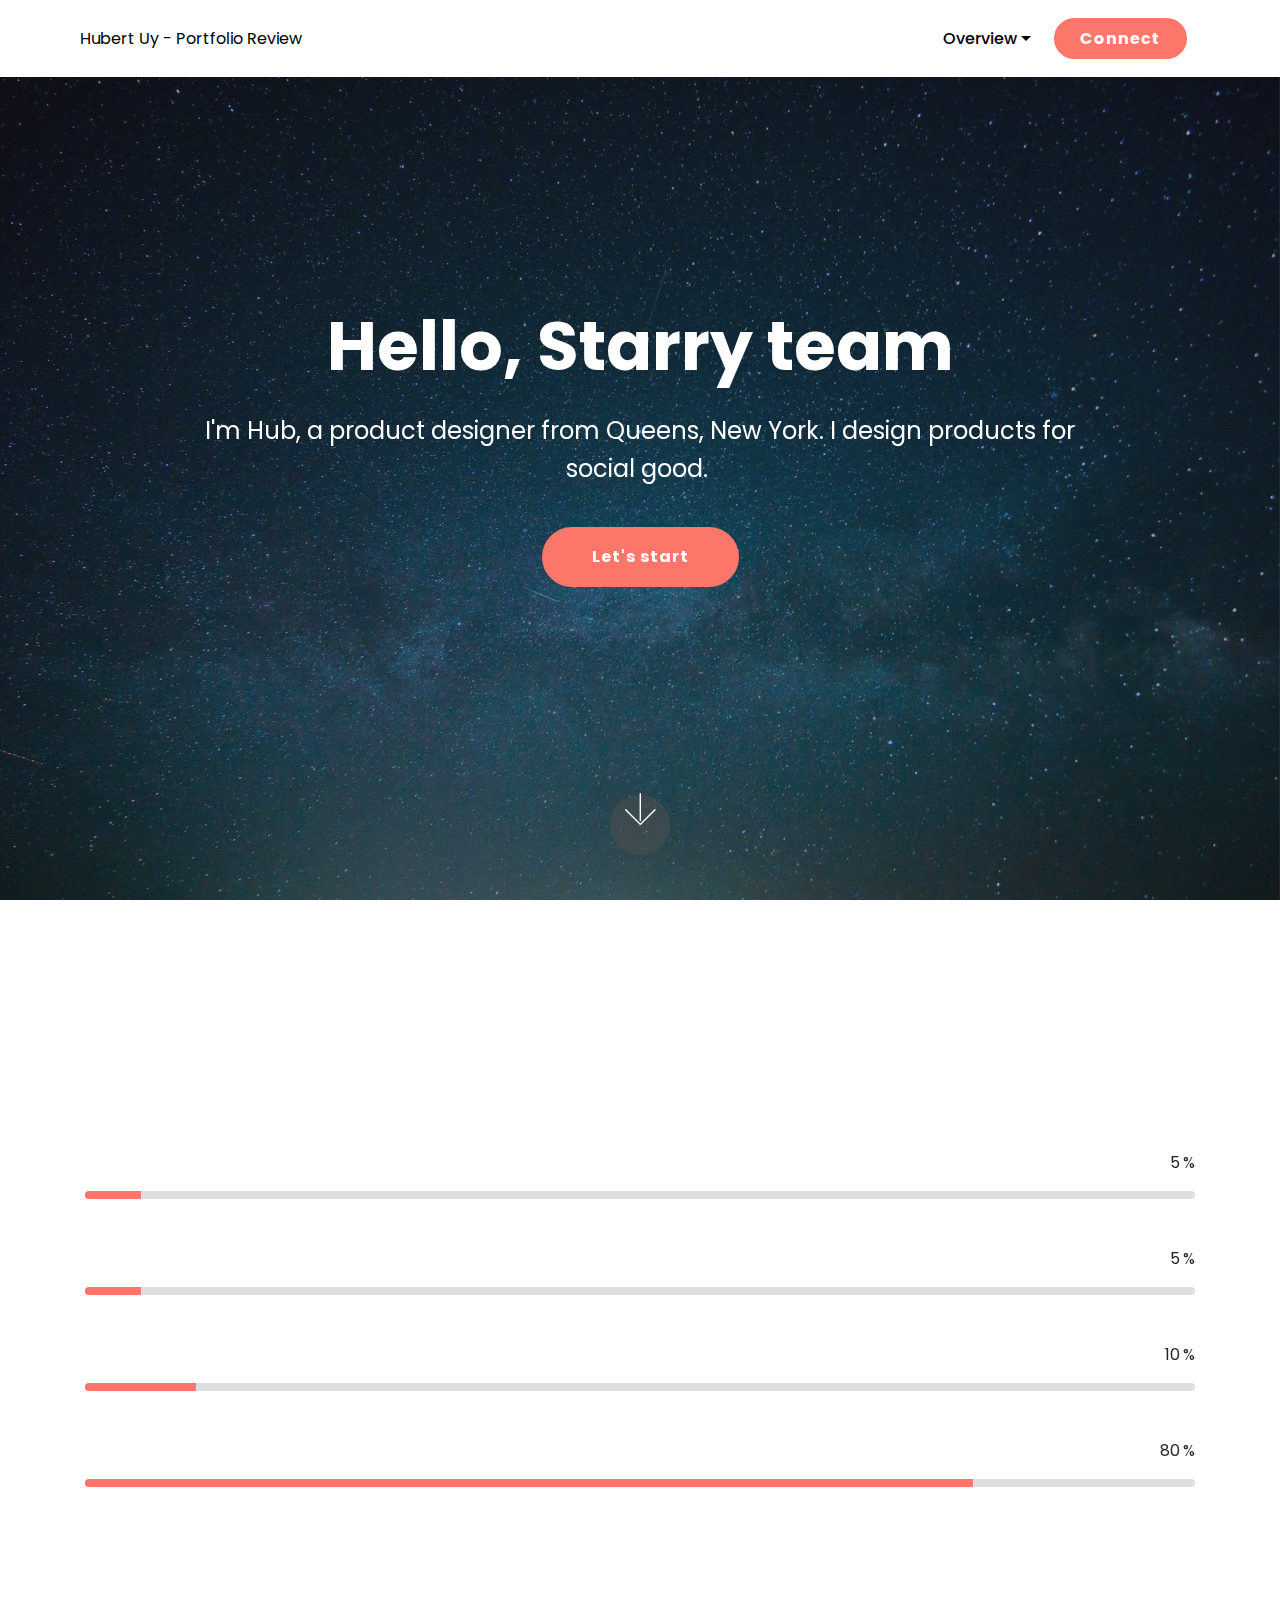
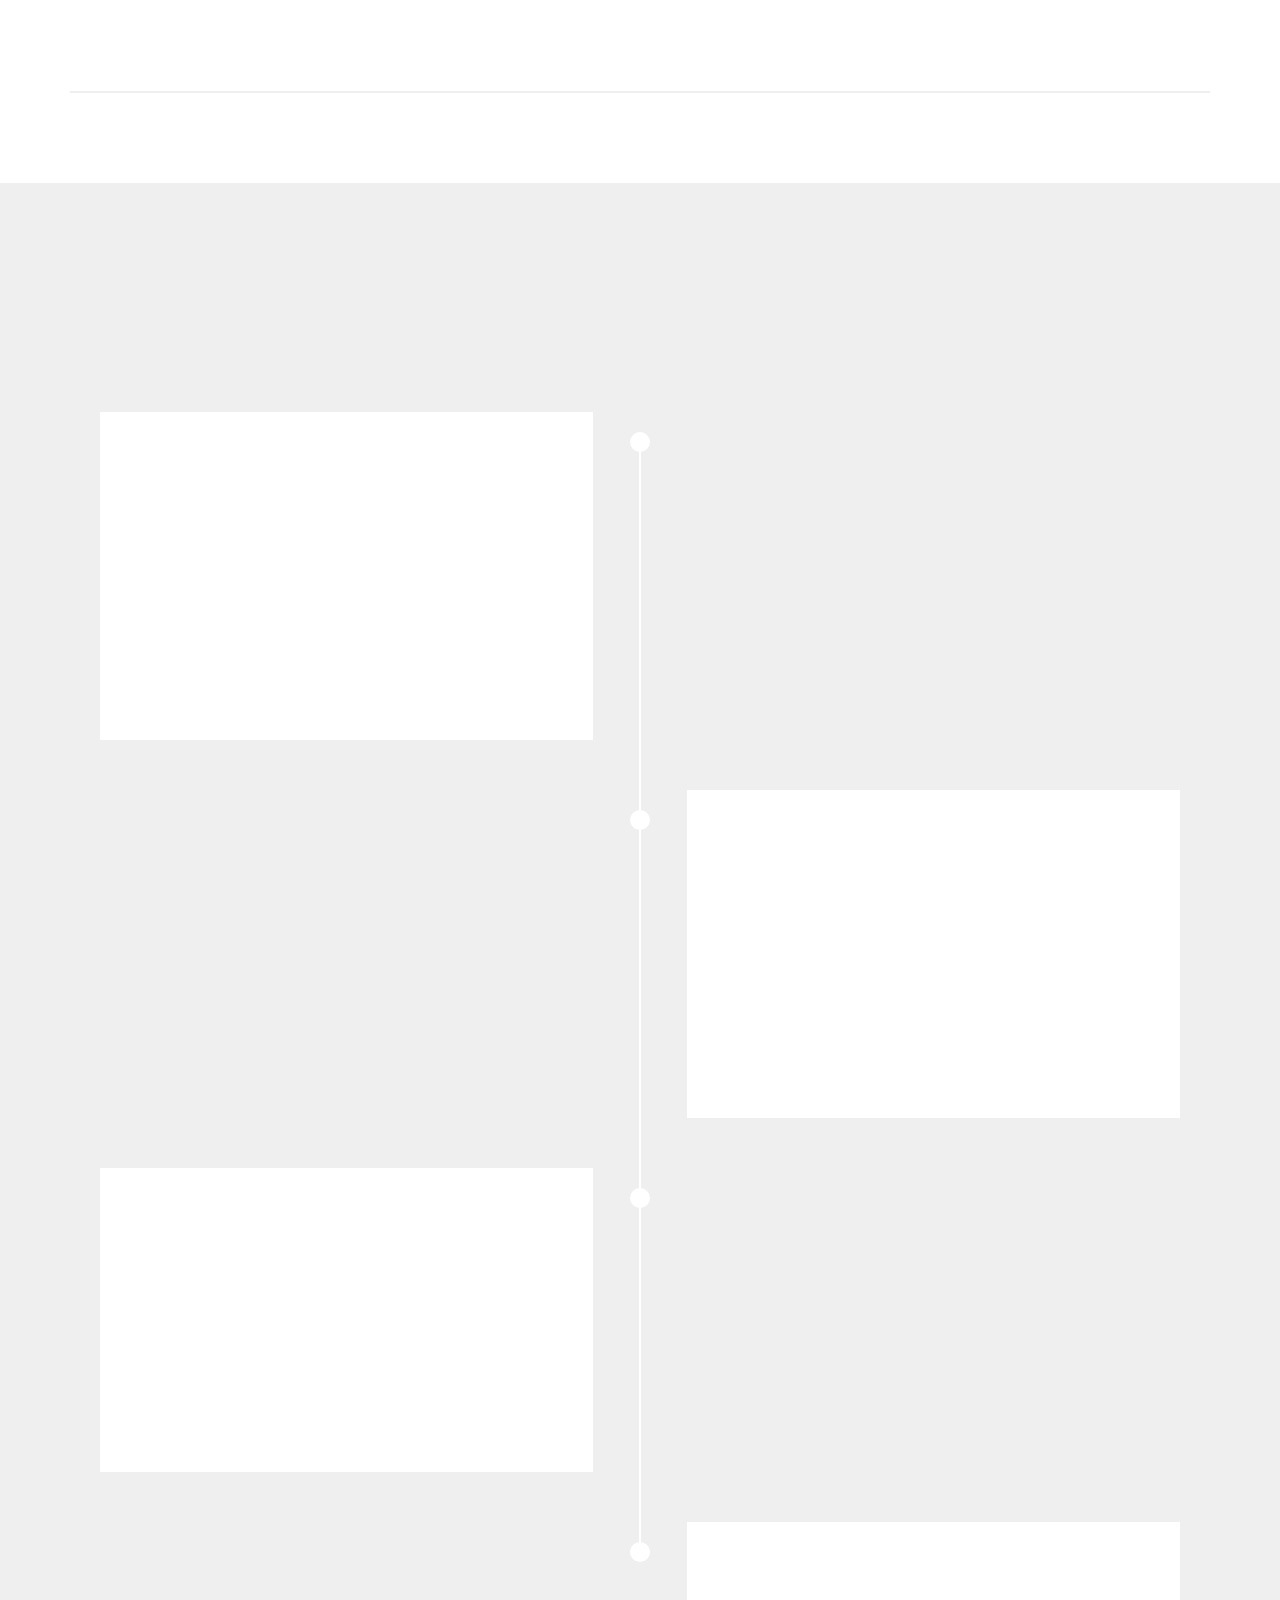
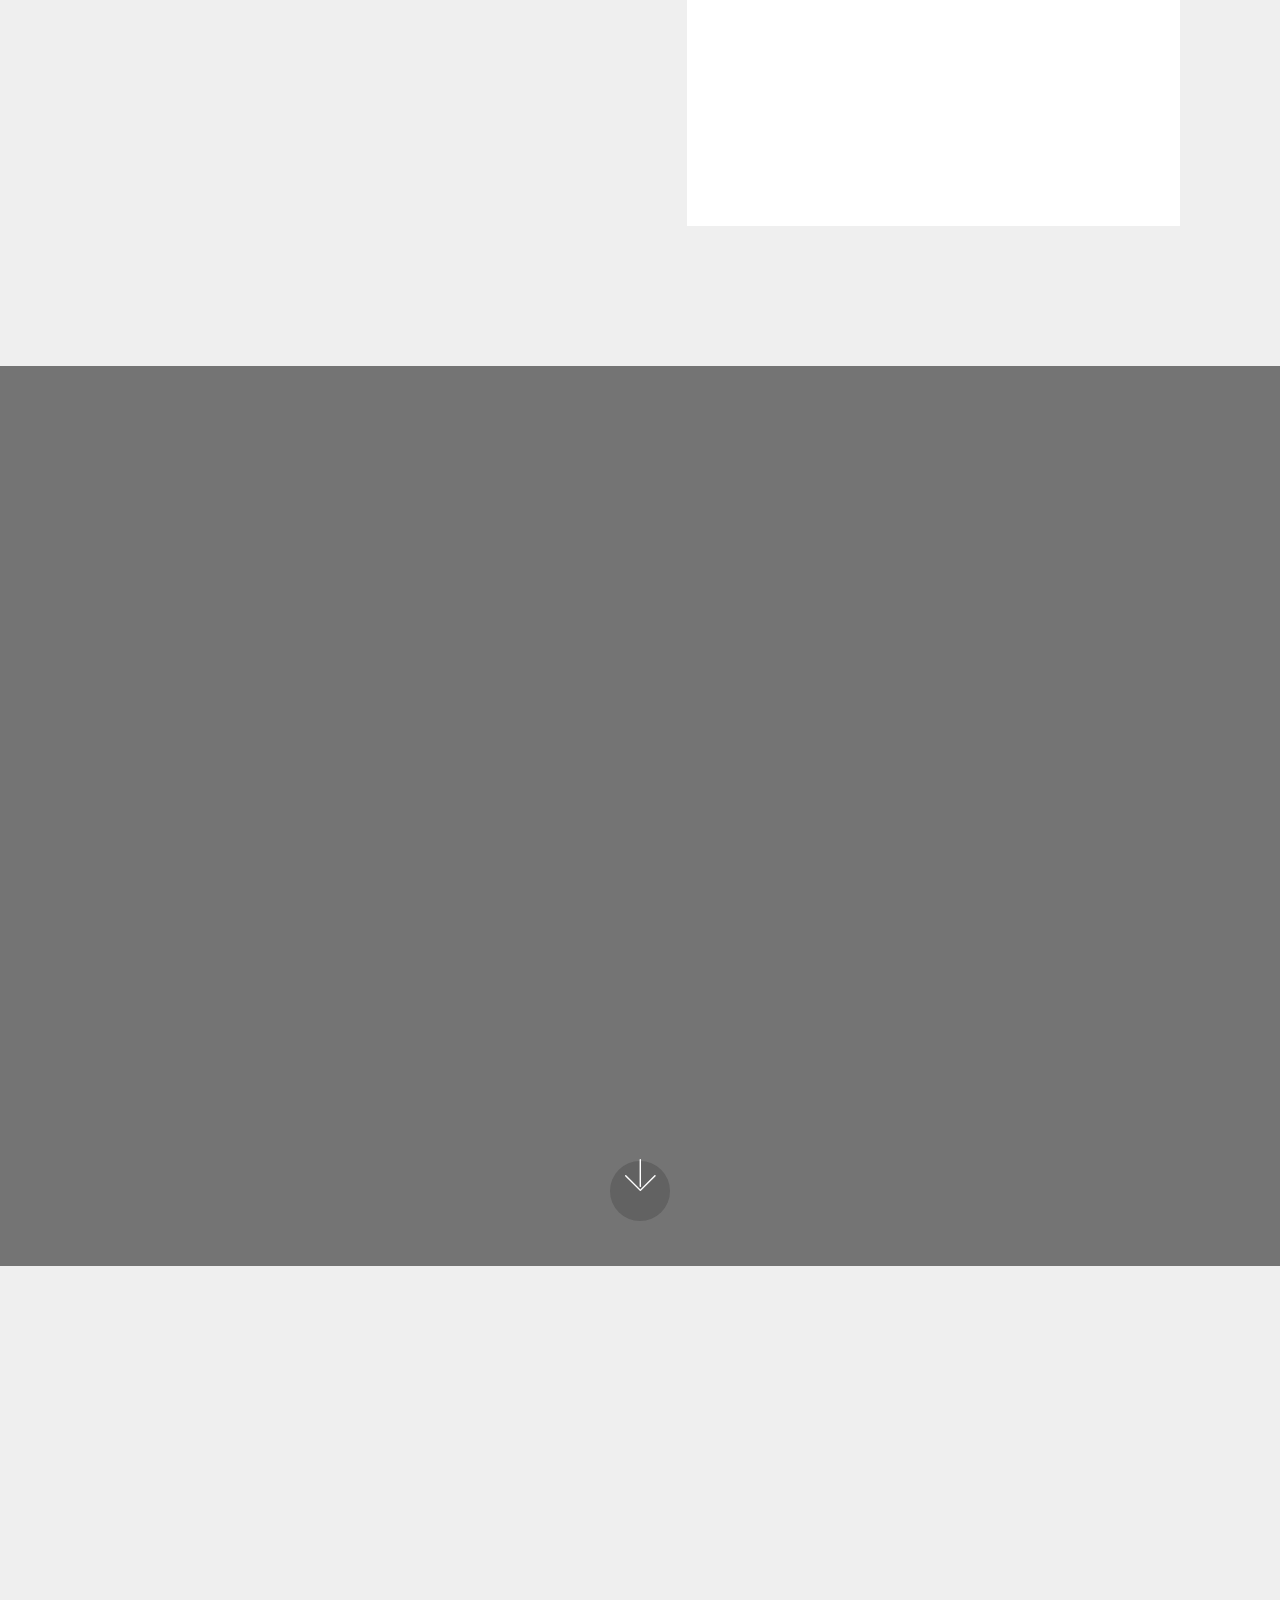
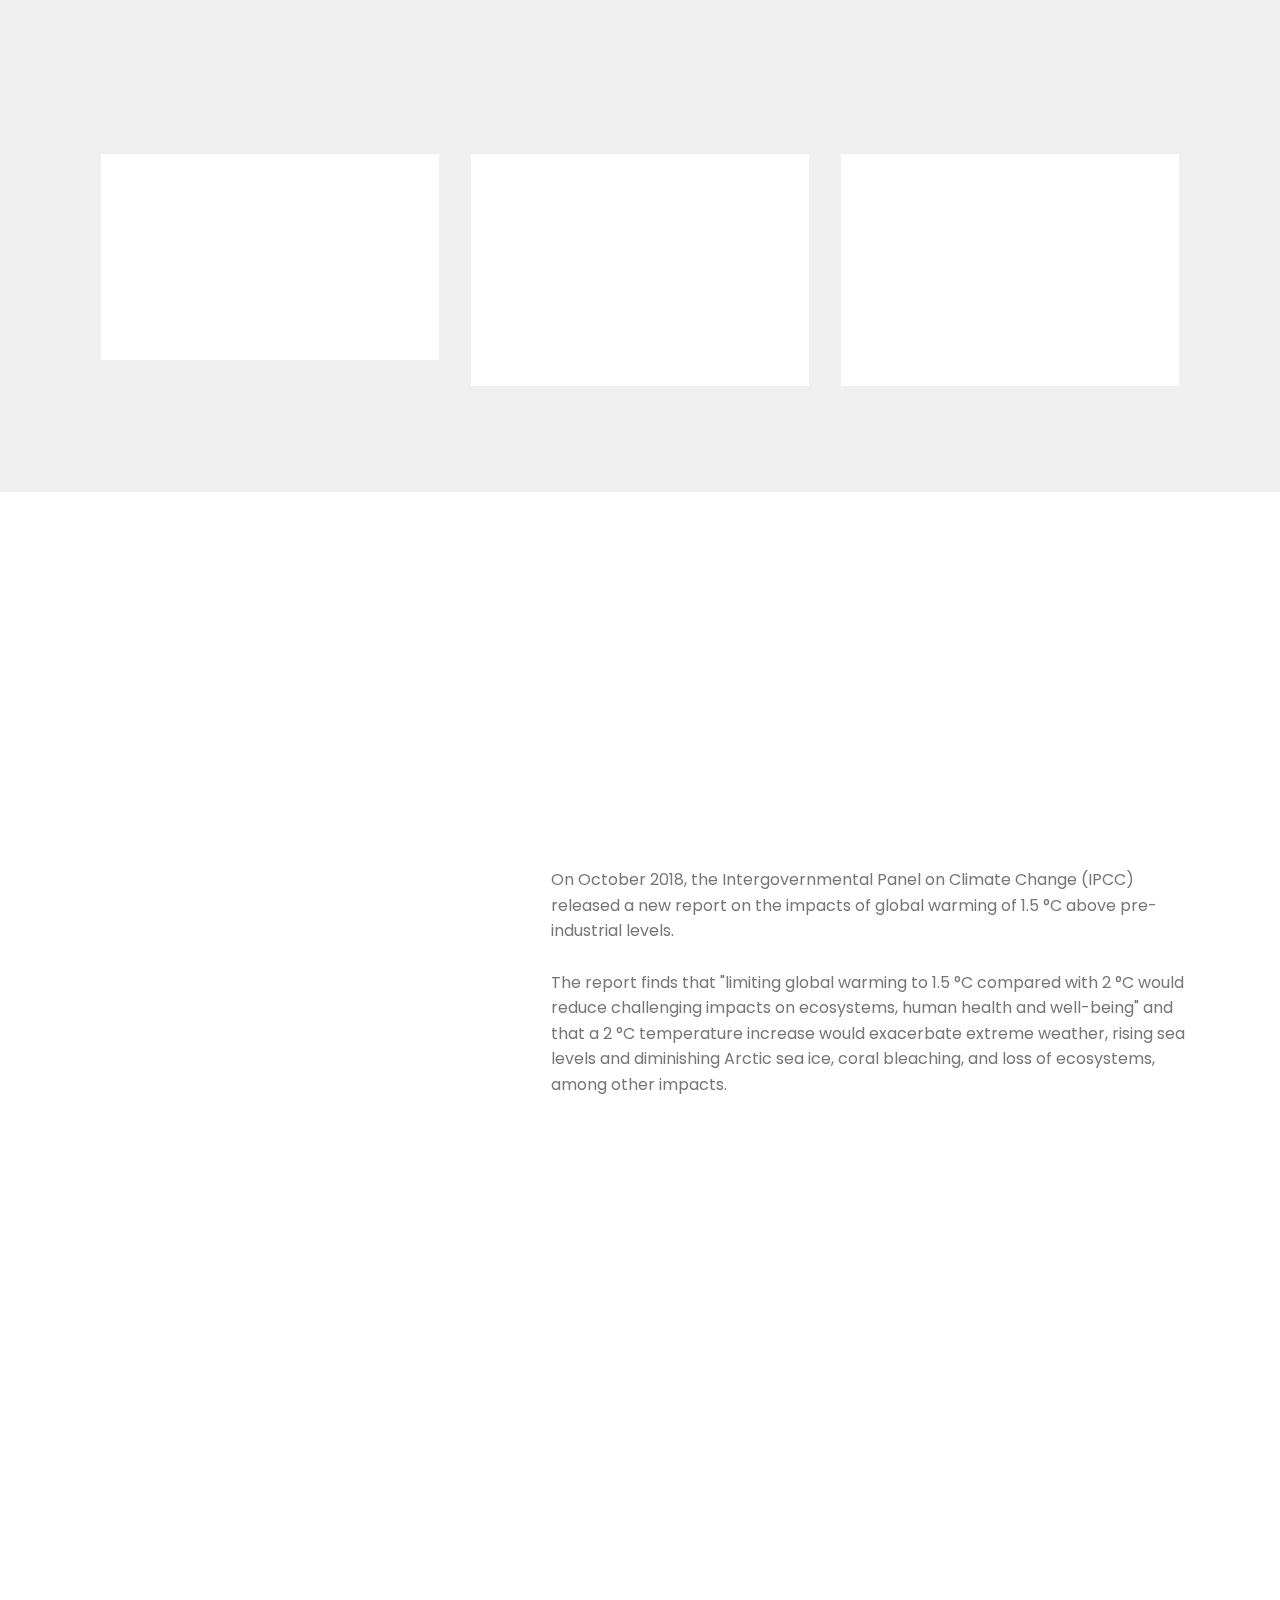
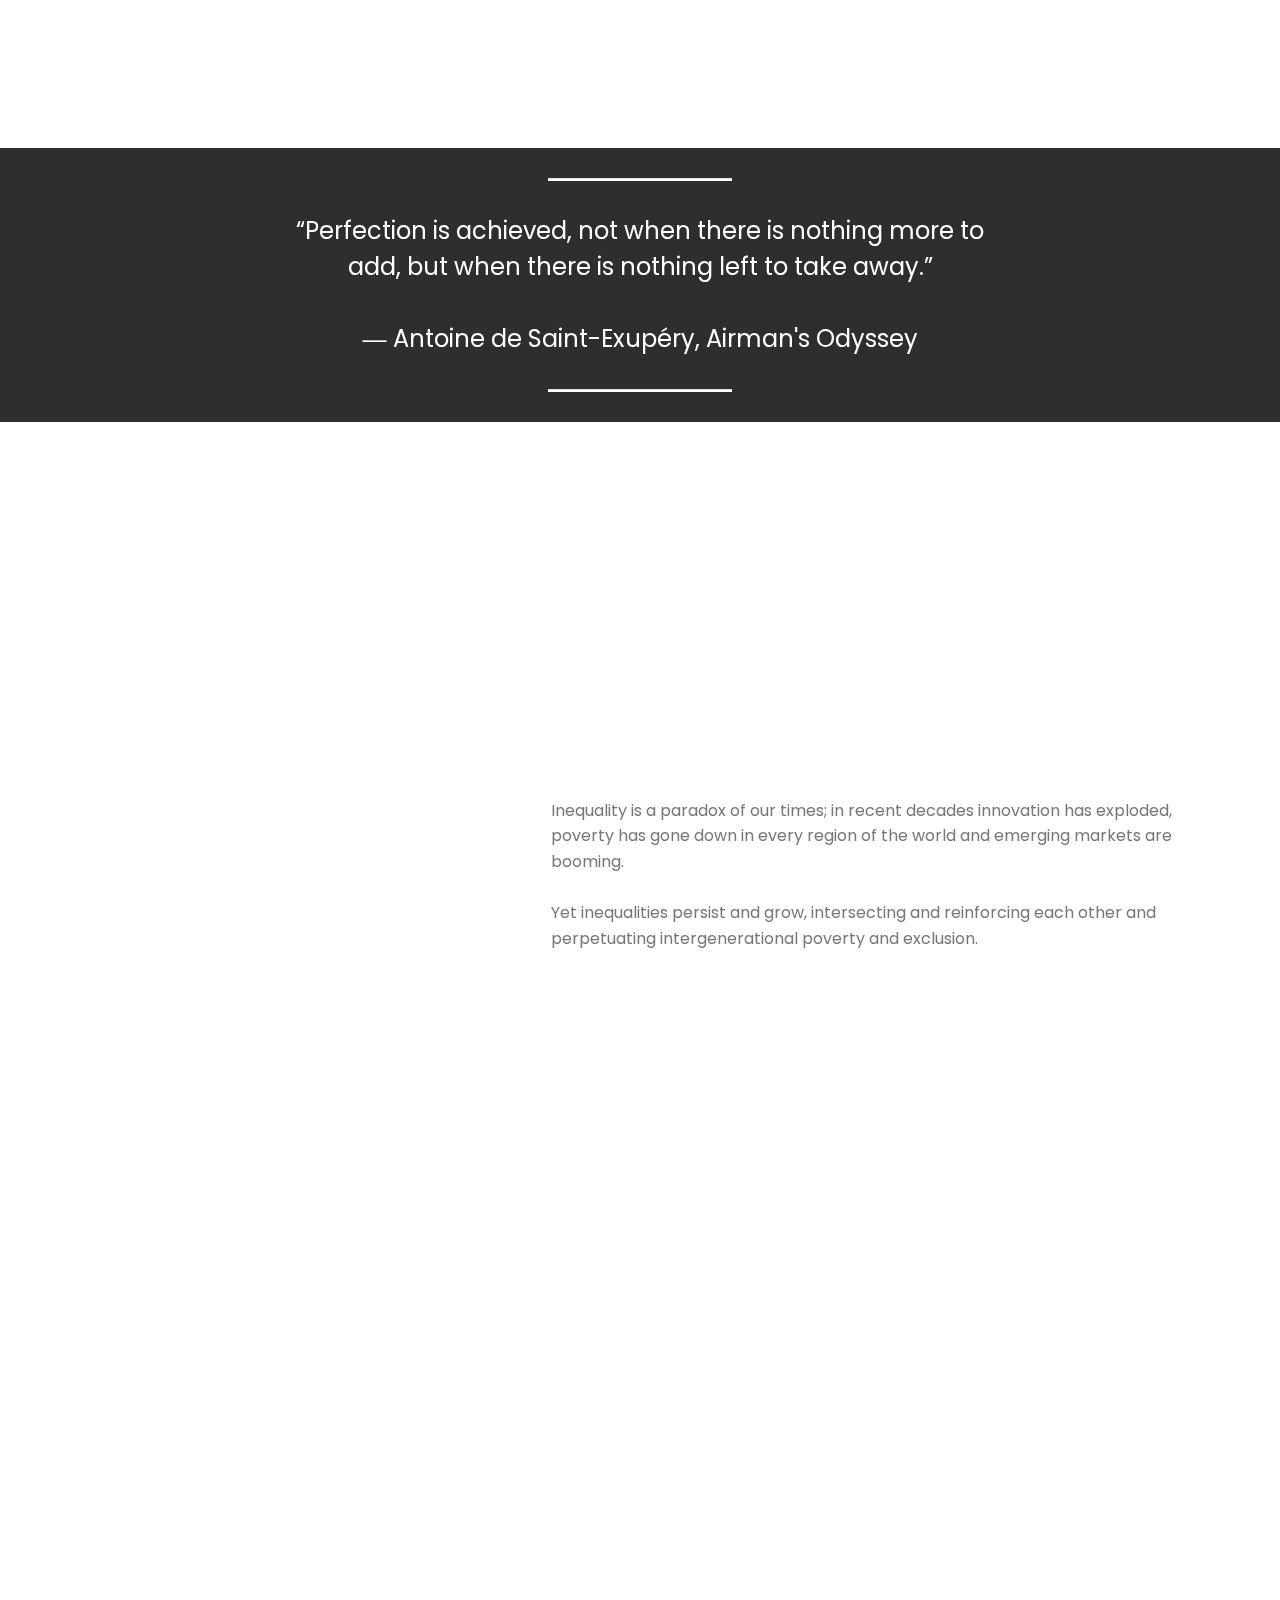
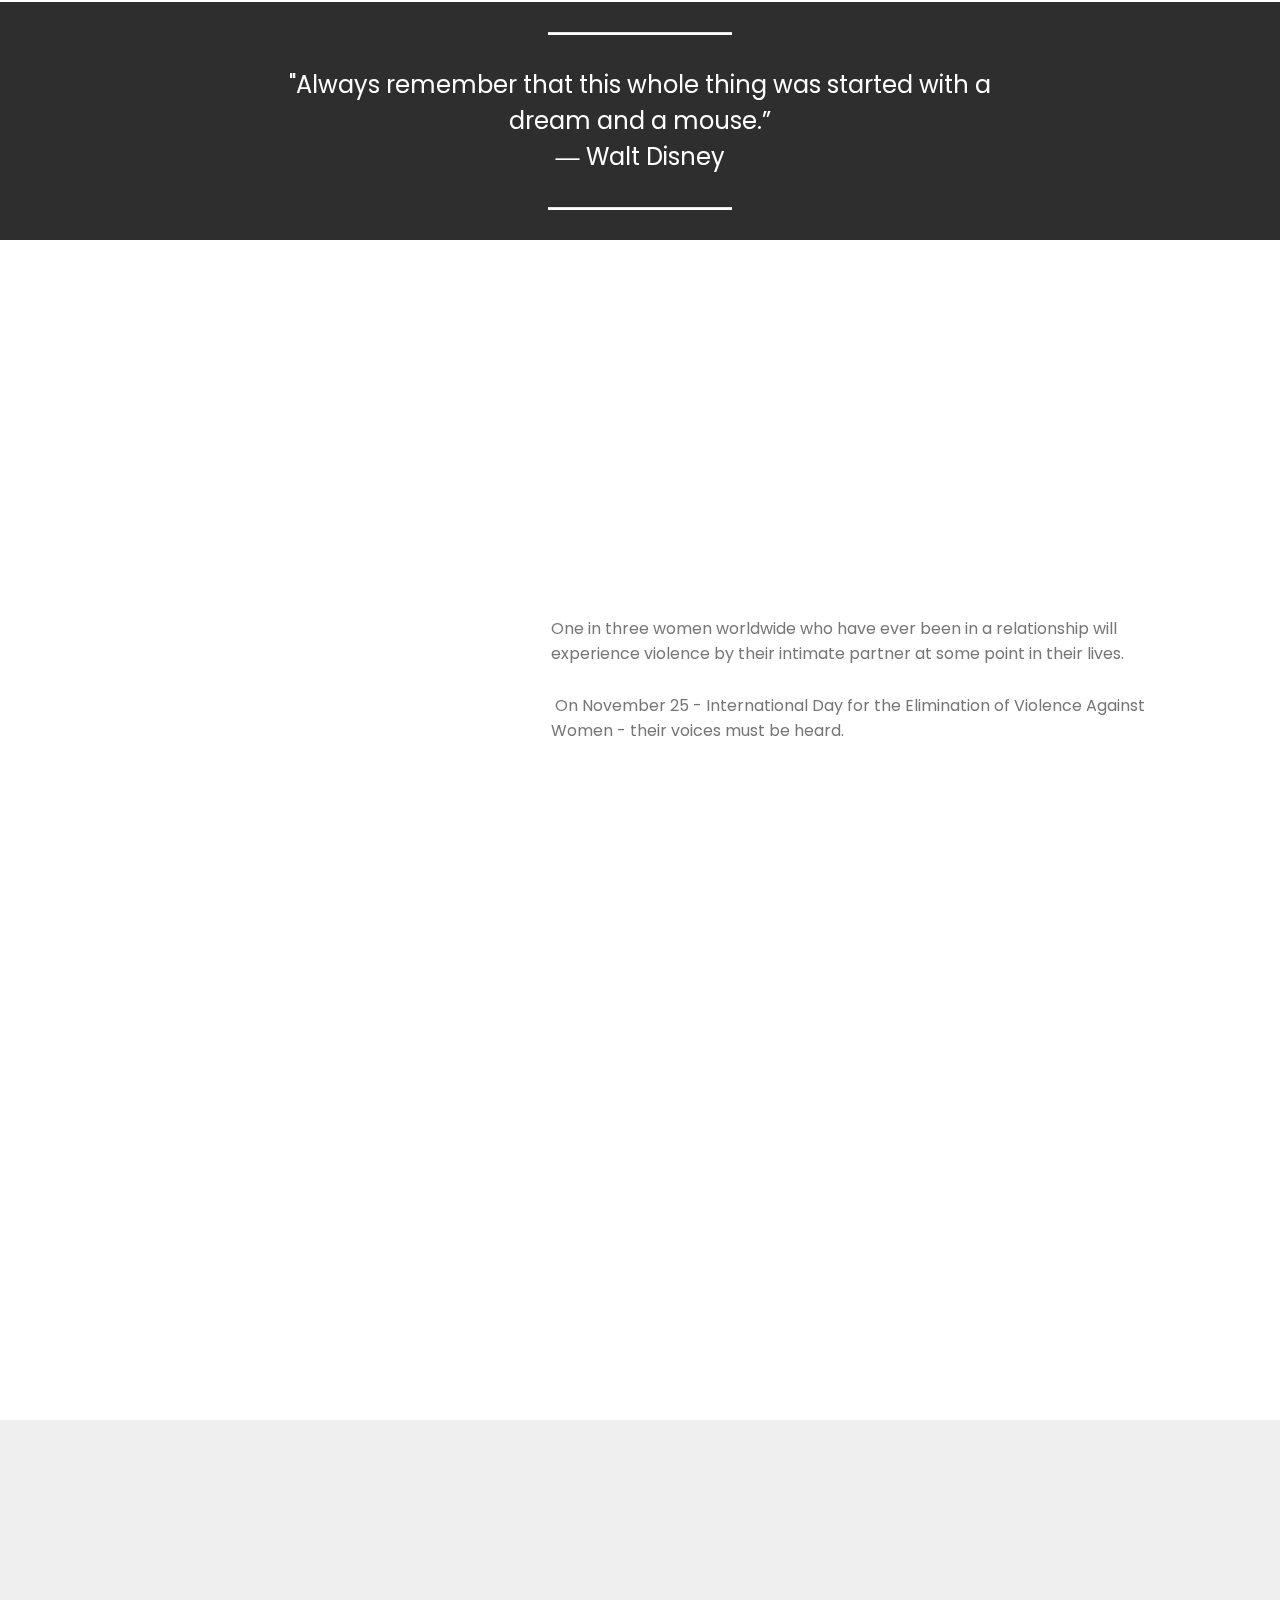
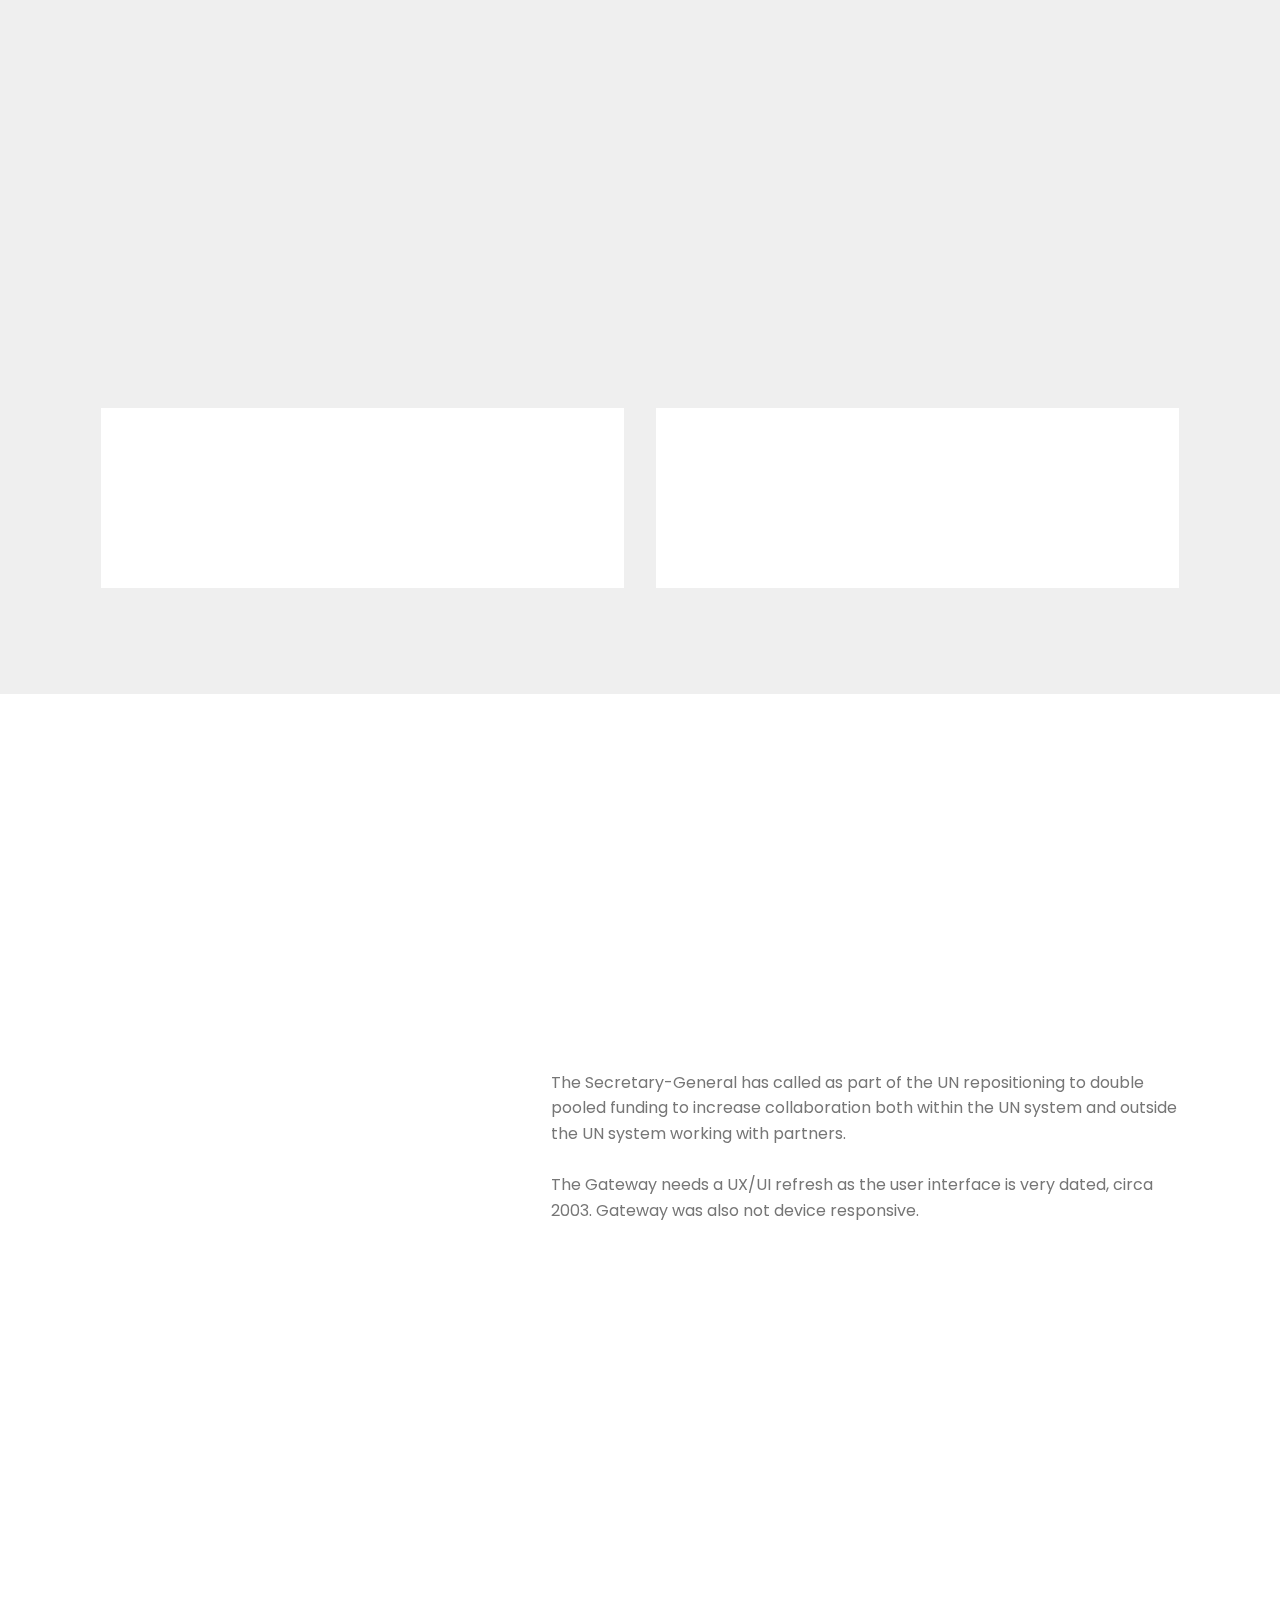
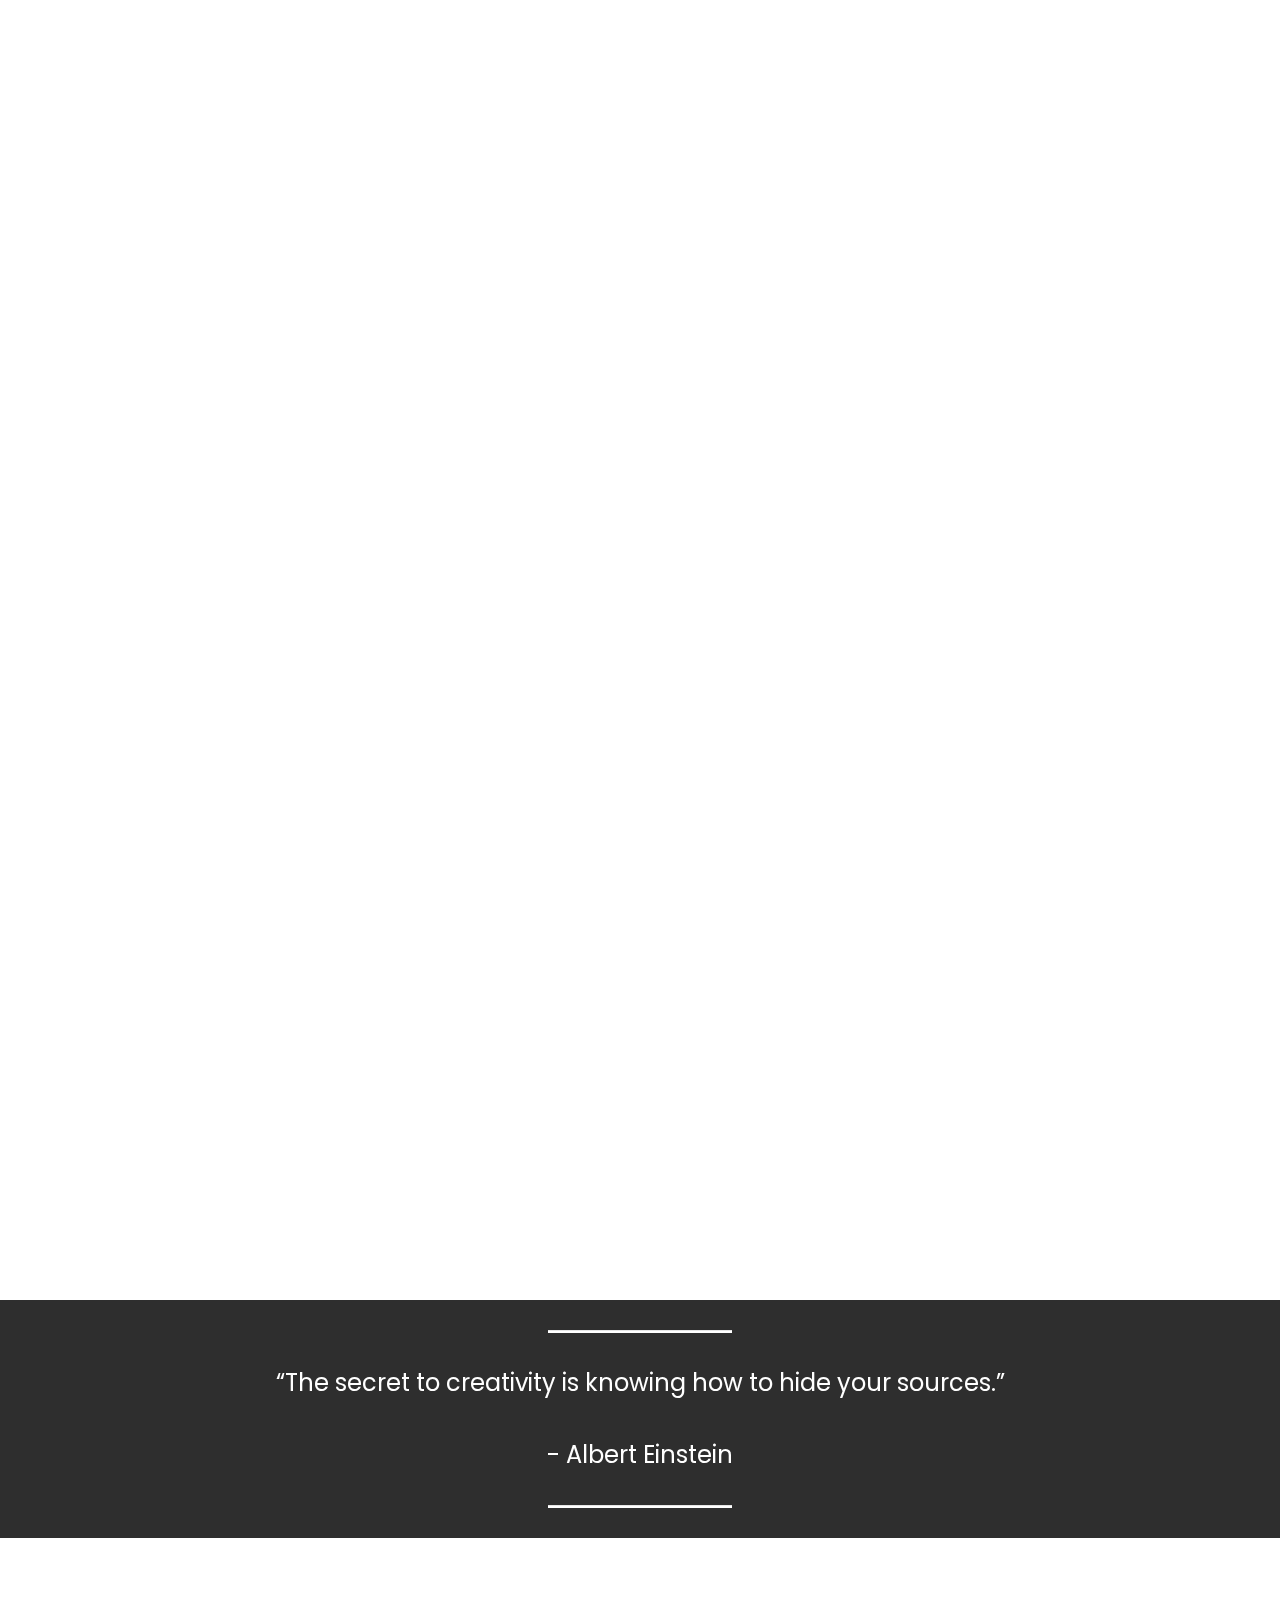
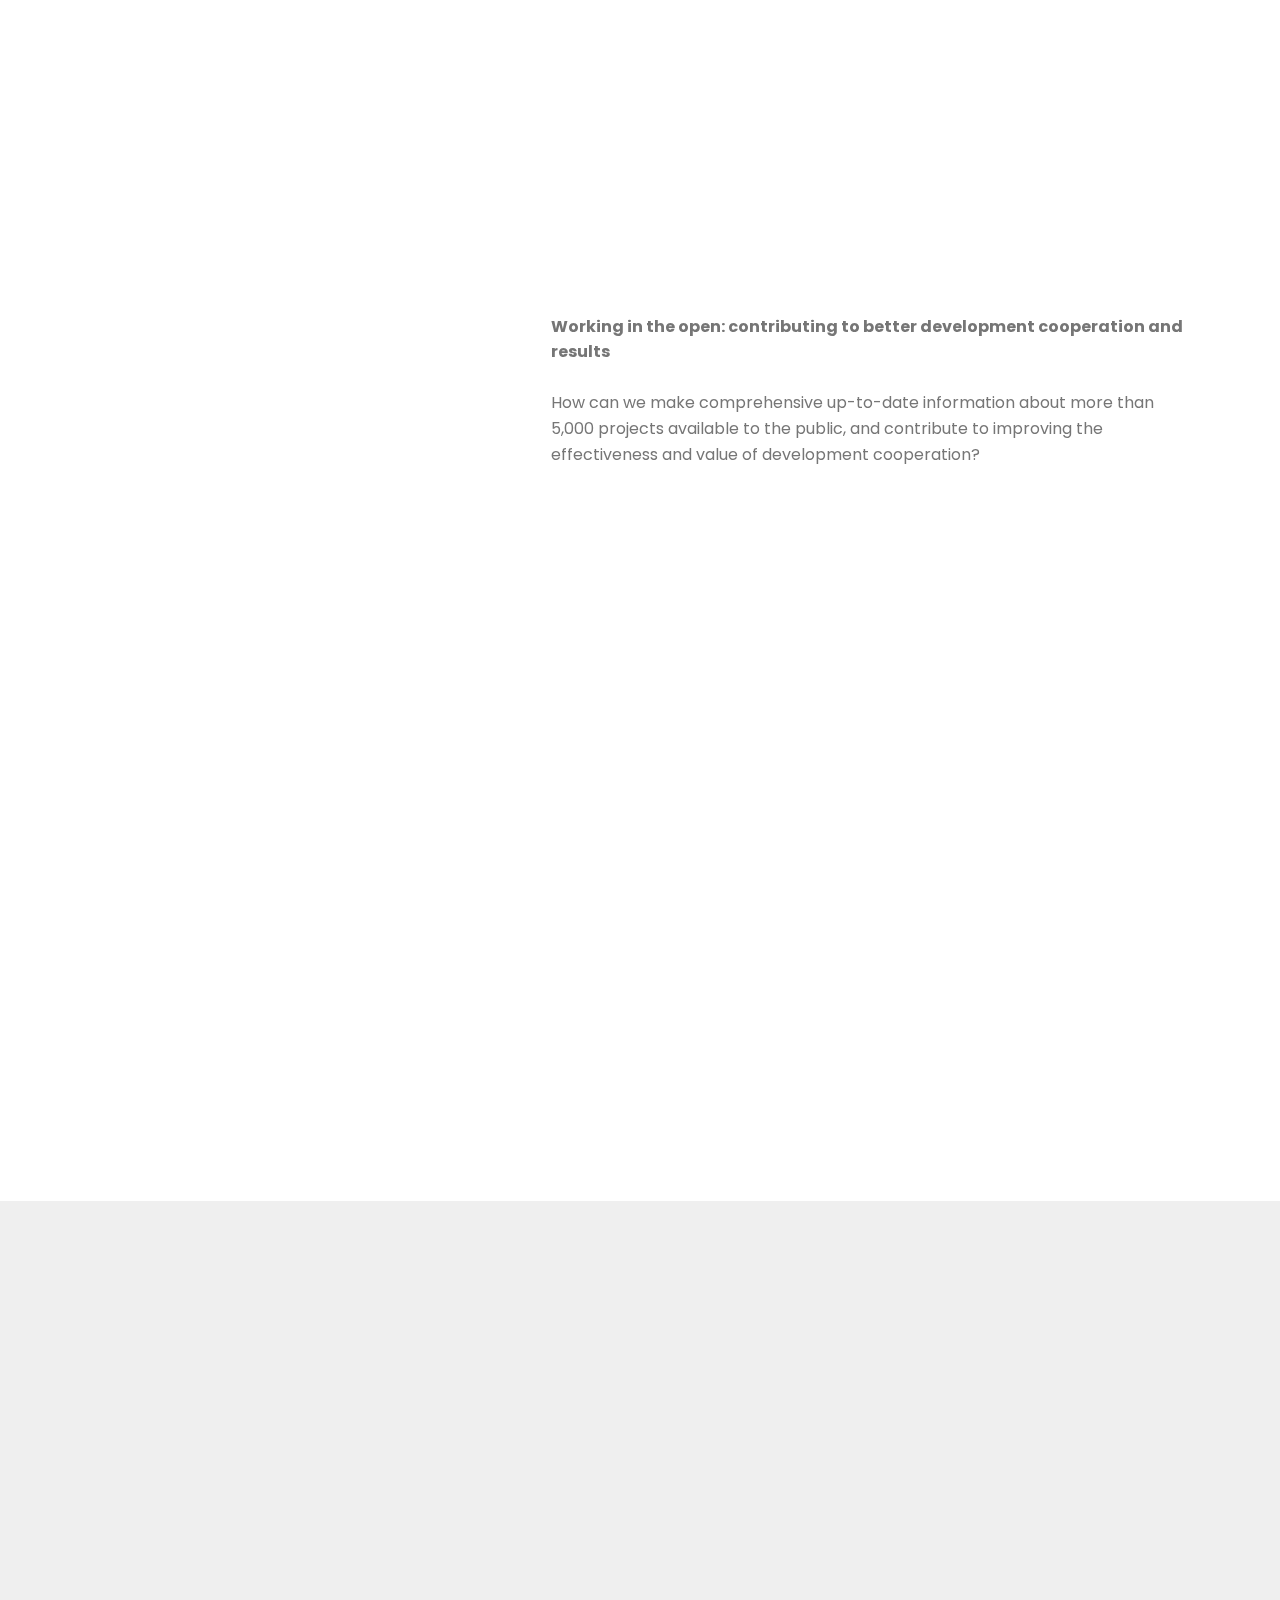
<file: starry/index.html>
<!DOCTYPE html>
<html  >
<head>
 
  <meta charset="UTF-8">
  <meta http-equiv="X-UA-Compatible" content="IE=edge">
  <meta name="generator" content="Mobirise v4.10.8, mobirise.com">
  <meta name="viewport" content="width=device-width, initial-scale=1, minimum-scale=1">
  <link rel="shortcut icon" href="assets/images/un-emblem-blue.svg" type="image/x-icon">
  <meta name="description" content="">
  
  <title>Hubert Uy - Portfolio Review</title>
  <link rel="stylesheet" href="assets/web/assets/mobirise-icons/mobirise-icons.css">
  <link rel="stylesheet" href="assets/tether/tether.min.css">
  <link rel="stylesheet" href="assets/bootstrap/css/bootstrap.min.css">
  <link rel="stylesheet" href="assets/bootstrap/css/bootstrap-grid.min.css">
  <link rel="stylesheet" href="assets/bootstrap/css/bootstrap-reboot.min.css">
  <link rel="stylesheet" href="assets/dropdown/css/style.css">
  <link rel="stylesheet" href="assets/animatecss/animate.min.css">
  <link rel="stylesheet" href="assets/theme/css/style.css">
  <link rel="stylesheet" href="assets/mobirise/css/mbr-additional.css" type="text/css">
  
  
  
</head>
<body>
  <section class="menu cid-rBYt2z3Xuo" once="menu" id="menu2-1c">

    

    <nav class="navbar navbar-expand beta-menu navbar-dropdown align-items-center navbar-fixed-top navbar-toggleable-sm">
        <button class="navbar-toggler navbar-toggler-right" type="button" data-toggle="collapse" data-target="#navbarSupportedContent" aria-controls="navbarSupportedContent" aria-expanded="false" aria-label="Toggle navigation">
            <div class="hamburger">
                <span></span>
                <span></span>
                <span></span>
                <span></span>
            </div>
        </button>
        <div class="menu-logo">
            <div class="navbar-brand">
                
                <span class="navbar-caption-wrap"><a class="navbar-caption text-black display-4" href="index.html"><span style="font-weight: normal;">
                        Hubert Uy - Portfolio Review</span></a></span>
            </div>
        </div>
        <div class="collapse navbar-collapse" id="navbarSupportedContent">
            <ul class="navbar-nav nav-dropdown" data-app-modern-menu="true"><li class="nav-item dropdown">
                    <a class="nav-link link dropdown-toggle text-black display-4" href="index.html#header12-9" data-toggle="dropdown-submenu" aria-expanded="false">Overview</a><div class="dropdown-menu"><a class="dropdown-item text-black display-4" href="index.html#features18-c">Stories</a><a class="dropdown-item text-black display-4" href="index.html#features18-f">Transparency</a><a class="dropdown-item text-black display-4" href="index.html#features18-g">Policy</a></div>
                </li></ul>
            <div class="navbar-buttons mbr-section-btn"><a class="btn btn-sm btn-primary display-7" href="index.html#info3-1b"><strong>Connect</strong></a></div>
        </div>
    </nav>
</section>

<section class="cid-rBTYa6H3eD mbr-fullscreen mbr-parallax-background" id="header2-0">

    

    <div class="mbr-overlay" style="opacity: 0.4; background-color: rgb(35, 35, 35);"></div>

    <div class="container align-center">
        <div class="row justify-content-md-center">
            <div class="mbr-white col-md-10">
                <h1 class="mbr-section-title mbr-bold pb-3 mbr-fonts-style display-1">Hello, Starry team</h1>
                
                <p class="mbr-text pb-3 mbr-fonts-style display-5">
                    I'm Hub, a product designer from Queens, New York. I design products for social good.&nbsp;</p>
                <div class="mbr-section-btn"><a class="btn btn-md btn-primary display-7" href="index.html#progress-bars1-o"><strong>Let's start</strong></a></div>
            </div>
        </div>
    </div>
    <div class="mbr-arrow hidden-sm-down" aria-hidden="true">
        <a href="#next">
            <i class="mbri-down mbr-iconfont"></i>
        </a>
    </div>
</section>

<section class="progress-bars1 cid-rBWOB4Be6b" id="progress-bars1-o">
    
    

    

    <div class="container">
        <h2 class="mbr-section-title pb-2 align-center mbr-fonts-style display-2"><strong>
            Contents<br></strong><br></h2>

        

        <div class="progress_elements">
            <div class="progress1 pb-5">
                <div class="title-wrap">
                    <div class="progressbar-title mbr-fonts-style display-7">
                        <p>
                            About me</p>
                    </div>
                    <div class="progress_value mbr-fonts-style display-7">
                        <div class="progressbar-number"></div>
                        <span>%</span>
                    </div>
                </div>
                <progress class="progress progress-primary" max="100" value="5">
                </progress>
            </div>
            
            <div class="progress2 pb-5">
                <div class="title-wrap">
                    <div class="progressbar-title mbr-fonts-style display-7">
                        <p>
                           My design philosophy</p>
                    </div>
                <div class="progress_value mbr-fonts-style display-7">
                    <div class="progressbar-number"></div>
                    <span>%</span>
                </div>
                </div>
                <progress class="progress progress-primary" max="100" value="5">
                </progress>
            </div>
            
            <div class="progress3 pb-5">
                <div class="title-wrap">
                    <div class="progressbar-title mbr-fonts-style display-7">
                        <p>My design process</p>
                    </div>
                    <div class="progress_value mbr-fonts-style display-7">
                        <div class="progressbar-number"></div>
                        <span>%</span>
                    </div>
                </div>
                <progress class="progress progress-primary" max="100" value="10">
                </progress>
            </div>
            
            <div class="progress4">
                <div class="title-wrap">
                    <div class="progressbar-title mbr-fonts-style display-7">
                        <p>
                            Portfolio review</p>
                    </div>
                <div class="progress_value mbr-fonts-style display-7">
                    <div class="progressbar-number"></div>
                    <span>%</span>
                </div>
                </div>
                <progress class="progress progress-primary" max="100" value="80">
                </progress>
            </div>
        </div>
    </div>
</section>

<section class="counters3 counters cid-rBU1vu0GDt" id="counters3-3">

    

    

    <div class="container pt-4 mt-2">
        <h2 class="mbr-section-title pb-3 align-center mbr-fonts-style display-2"><strong>
                    About me</strong><br></h2>
        <h3 class="mbr-section-subtitle pb-5 align-center mbr-fonts-style display-5">Scrappy and bootstrappy</h3>
        <div class="media-container-row">
            <div class="media-block m-auto" style="width: 30%;">
                <div class="mbr-figure">
                    <img src="assets/images/15385166721068297571-890x1187.jpg" alt="" title="">
                </div>
            </div>
            <div class="cards-block">
                <div class="cards-container">
                    <div class="card px-3 align-left col-12">
                        <div class="panel-item p-4 d-flex align-items-center">
                            <div class="card-img pr-3 d-flex align-items-center align-left">
                                
                                <h3 class="count py-3 mbr-fonts-style display-2">
                                    3</h3>
                            </div>
                            <div class="card-text">
                                <h4 class="mbr-content-title mbr-bold mbr-fonts-style display-7">
                                    Years in design for social good</h4>
                                <p class="mbr-content-text mbr-fonts-style display-7">At the UN fighting for global development and Renew Queens to help people in the projects to have access to opportunities.&nbsp;<br></p>
                            </div>
                        </div>
                    </div>
                    <div class="card px-3 align-left col-12">
                        <div class="panel-item p-4 d-flex align-items-center">
                            <div class="card-img pr-3 d-flex align-items-center align-left">
                                
                                <h3 class="count py-3 mbr-fonts-style display-2">
                                    6</h3>
                            </div>
                            <div class="card-text">
                                <h4 class="mbr-content-title mbr-bold mbr-fonts-style display-7">
                                    Years in advertising and media</h4>
                                <p class="mbr-content-text mbr-fonts-style display-7">
                                    From agency to publisher, I've come full circle helping big brands like Google, Nestle and small businesses connect with users.&nbsp;</p>
                            </div>
                        </div>
                    </div>
                    <div class="card px-3 align-left col-12">
                        <div class="panel-item p-4 d-flex align-items-center">
                            <div class="card-img pr-3 d-flex align-items-center align-left">
                                
                                <h3 class="count py-3 mbr-fonts-style display-2">
                                    2
                                </h3>
                            </div>
                            <div class="card-text">
                                <h4 class="mbr-content-title mbr-bold mbr-fonts-style display-7">
                                    Years of graduate studies</h4>
                                <p class="mbr-content-text mbr-fonts-style display-7">I earned my Masters degree on interaction design from NYU's Interactive Telecommunications Program&nbsp;</p>
                            </div>
                        </div>
                    </div>
                    <div class="card px-3 align-left col-12">
                        <div class="panel-item p-4 d-flex align-items-center">
                            <div class="card-img pr-3 d-flex align-items-center align-left">
                                
                                <h3 class="count py-3 mbr-fonts-style display-2">800</h3>
                            </div>
                            <div class="card-texts">
                                <h4 class="mbr-content-title mbr-bold mbr-fonts-style display-7">
                                    Hours of research and self-study</h4>
                                <p class="mbr-content-text mbr-fonts-style display-7">Experimenting with new technologies and researching new design systems to add to my quiver</p>
                            </div>
                        </div>
                    </div>
                </div>
            </div>
        </div>
    </div>
</section>

<section class="counters5 counters cid-rBU0DtHuLX" id="counters5-2">

    

    

    <div class="container pt-4 mt-2">
        <h2 class="mbr-section-title pb-3 align-center mbr-fonts-style display-2"><strong>Design manifesto<br></strong><br></h2>
        
        <div class="row justify-content-center">
            <div class="cards-block">
                <div class="cards-container">
                    <div class="card px-3 align-left col-12">
                        <div class="panel-item p-4 d-flex">
                            <div class="card-img pr-3">
                                <h3 class="img-text d-flex align-items-center justify-content-center">
                                    1
                                </h3>
                            </div>
                            <div class="card-text">
                                <h4 class="mbr-content-title mbr-bold mbr-fonts-style display-7">I believe in empathy</h4>
                                <p class="mbr-content-text mbr-fonts-style display-7">I believe empathy makes a designer in and of the world. </p>
                            </div>
                        </div>
                    </div>
                    <div class="card px-3 align-left col-12">
                        <div class="panel-item p-4 d-flex">
                            <div class="card-img pr-3">
                                <h3 class="img-text d-flex align-items-center justify-content-center">
                                    2
                                </h3>
                            </div>
                            <div class="card-text">
                                <h4 class="mbr-content-title mbr-bold mbr-fonts-style display-7">I believe in being honest</h4>
                                <p class="mbr-content-text mbr-fonts-style display-7">I believe not everything that can be (re)designed should be (re)designed.</p>
                            </div>
                        </div>
                    </div>
                    <div class="card px-3 align-left col-12">
                        <div class="panel-item p-4 d-flex">
                            <div class="card-img pr-3">
                                <h3 class="img-text d-flex align-items-center justify-content-center">
                                    3
                                </h3>
                            </div>
                            <div class="card-text">
                                <h4 class="mbr-content-title mbr-bold mbr-fonts-style display-7">I believe in friction</h4>
                                <p class="mbr-content-text mbr-fonts-style display-7">
                                    I believe that healthy friction generates healthy collaboration.</p>
                            </div>
                        </div>
                    </div>
                    <div class="card px-3 align-left col-12">
                        <div class="panel-item p-4 d-flex">
                            <div class="card-img pr-3">
                                <h3 class="img-text d-flex align-items-center justify-content-center">
                                    4
                                </h3>
                            </div>
                            <div class="card-texts">
                                <h4 class="mbr-content-title mbr-bold mbr-fonts-style display-7">I believe in stories</h4>
                                <p class="mbr-content-text mbr-fonts-style display-7">
                                    I believe that designers are storytellers and that great design tells a story. </p>
                            </div>
                        </div>
                    </div>
                </div>
            </div>
        </div>
    </div>
</section>

<section class="timeline1 cid-rBUdp8DerZ" id="timeline1-7">

    

    

    <div class="container align-center">
        <h2 class="mbr-section-title pb-3 mbr-fonts-style display-2"><strong>
            Design process<br></strong><br></h2>
        

        <div class="container timelines-container" mbri-timelines="">
            <!--1-->
            <div class="row timeline-element reverse separline">
                 <div class="timeline-date-panel col-xs-12 col-md-6  align-left">         
                    <div class="time-line-date-content">
                        <p class="mbr-timeline-date mbr-fonts-style display-5">
                            2 weeks</p>
                    </div>
                </div>
           <span class="iconBackground"></span>
            <div class="col-xs-12 col-md-6 align-right">
                <div class="timeline-text-content">
                    <h4 class="mbr-timeline-title pb-3 mbr-fonts-style display-5">
                        Research and Discovery</h4>
                    <p class="mbr-timeline-text mbr-fonts-style display-7">
                        Validate the problem, target market and business goalsa and objectives.<br><br>METHODOLOGY<br><br>1. Competitive &amp; industry analysis<br>2. User research &amp; interviews<br>3. Project and stakeholder mapping<br>4. Meetings and wiki<br></p>
                 </div>
            </div>
            </div>
            <!--2-->
            <div class="row timeline-element  separline">
                <div class="timeline-date-panel col-xs-12 col-md-6 align-right">
                    <div class="time-line-date-content">
                        <p class="mbr-timeline-date mbr-fonts-style display-5">
                            1-2 weeks</p>
                    </div>
                </div>
                <span class="iconBackground"></span>
                <div class="col-xs-12 col-md-6 align-left ">
                    <div class="timeline-text-content">
                        <h4 class="mbr-timeline-title pb-3 mbr-fonts-style display-5">
                            Ideation and Prototyping</h4>
                        <p class="mbr-timeline-text mbr-fonts-style display-7">
                            Organize learnings, develop wireframes and prototypes.<br><br>METHODOLOGY<br><br>1. Define MVP<br>2. user journey mapping and page flows<br>3. sketching &amp; wire-framing <br>4. Low-fidelity prototypes<br></p>
                    </div>
                </div>
            </div>
            <!--3-->
            <div class="row timeline-element reverse separline">
                <div class="timeline-date-panel col-xs-12 col-md-6  align-left">
                    <div class="time-line-date-content">
                        <p class="mbr-timeline-date mbr-fonts-style display-5">
                            3 weeks</p>
                    </div>
                </div>
                <span class="iconBackground"></span>
                <div class="col-xs-12 col-md-6 align-right">
                    <div class="timeline-text-content">
                        <h4 class="mbr-timeline-title pb-3 mbr-fonts-style display-5">Collaborative Design</h4>      
                        <p class="mbr-timeline-text mbr-fonts-style display-7">
                            Design internally validated ideas, test with users<br><br>METHODOLOGY<br><br>1. Rapid prototyping of MVP<br>2. Visual design<br>3. Concierge testing<br>4. User testing<br>
                        </p>
                    </div>
                </div>
            </div>
            <!--4-->
            <div class="row timeline-element ">
                <div class="timeline-date-panel col-xs-12 col-md-6 align-right">
                    <div class="time-line-date-content">
                        <p class="mbr-timeline-date mbr-fonts-style display-5">1 month</p>
                    </div>
                </div>
                <span class="iconBackground"></span>
                <div class="col-xs-12 col-md-6 align-left ">
                    <div class="timeline-text-content">
                        <h4 class="mbr-timeline-title pb-3 mbr-fonts-style display-5">Validation and Iteration</h4>
                        <p class="mbr-timeline-text mbr-fonts-style display-7">
                            Validate, learn and plan for next iteration<br><br>METHODOLOGY<br><br>1. Feedback integration<br>2. A/B testing<br>3. Iterative design<br>4. Pivot or preserve<br>
                        </p>
                    </div>
                </div>
            </div>
            <!--5-->
            
            <!--6-->
            
            <!--7-->
            
            <!--8-->
            
            <!--9-->
            
            <!--10-->
            
            <!--11-->
            
            <!--12-->
            
        </div>
    </div>
</section>

<section class="header12 cid-rBUkabb2rN mbr-fullscreen mbr-parallax-background" id="header12-9">

    

    <div class="mbr-overlay" style="opacity: 0.6; background-color: rgb(35, 35, 35);">
    </div>

    <div class="container  ">
            <div class="media-container">
                <div class="col-md-12 align-center">
                    <h1 class="mbr-section-title pb-3 mbr-white mbr-bold mbr-fonts-style display-1">On to business</h1>
                    <p class="mbr-text pb-3 mbr-white mbr-fonts-style display-5">At the UN, we design 3 main products:</p>
                    

                    <div class="icons-media-container mbr-white">
                        <div class="card col-12 col-md-6 col-lg-4">
                            <div class="icon-block">
                            <a href="index.html#features18-c">
                                <span class="mbr-iconfont mbri-globe"></span>
                            </a>
                            </div>
                            <h5 class="mbr-fonts-style display-5">
                                Stories</h5>
                        </div>

                        <div class="card col-12 col-md-6 col-lg-4">
                            <div class="icon-block">
                                <a href="index.html#features18-f">
                                    <span class="mbr-iconfont mbri-growing-chart"></span>
                                </a>
                            </div>
                            <h5 class="mbr-fonts-style display-5">Transparency</h5>
                        </div>

                        <div class="card col-12 col-md-6 col-lg-4">
                            <div class="icon-block">
                                <a href="index.html#features18-g">
                                    <span class="mbr-iconfont mbri-edit" style="color: rgb(255, 255, 255); fill: rgb(255, 255, 255);"></span>
                                </a>
                            </div>
                            <h5 class="mbr-fonts-style display-5">Policy</h5>
                        </div>

                        
                    </div>
                </div>
            </div>
    </div>

    <div class="mbr-arrow hidden-sm-down" aria-hidden="true">
        <a href="#next">
            <i class="mbri-down mbr-iconfont"></i>
        </a>
    </div>
</section>

<section class="features18 popup-btn-cards cid-rBV2W8r76J" id="features18-c">

    

    
    <div class="container">
        <h2 class="mbr-section-title pb-3 align-center mbr-fonts-style display-2"><strong>
            Stories</strong></h2>
        <h3 class="mbr-section-subtitle display-5 align-center mbr-fonts-style mbr-light">Interactives that inform the general public on the state of sustainable development, inspire action as well as rally support from our donors and partners.</h3>
        <div class="media-container-row pt-5 ">
            <div class="card p-3 col-12 col-md-6 col-lg-4">
                <div class="card-wrapper ">
                    <div class="card-img">
                        <div class="mbr-overlay"></div>
                        <div class="mbr-section-btn text-center"><a href="index.html#tabs4-l" class="btn btn-primary display-4">Learn More</a></div>
                        <img src="assets/images/screen-shot-2019-09-13-at-2.20.17-am-676x363.png" alt="Mobirise" title="">
                    </div>
                    <div class="card-box">
                        <h4 class="card-title mbr-fonts-style display-7">
                            If we do nothing</h4>
                        <p class="mbr-text mbr-fonts-style align-left display-7">An immersive story that shows how 1.5 degrees of global warming sets off a chain reaction of irreversable global consequence..</p>
                    </div>
                </div>
            </div>
            <div class="card p-3 col-12 col-md-6 col-lg-4">
                <div class="card-wrapper">
                    <div class="card-img">
                        <div class="mbr-overlay"></div>
                        <div class="mbr-section-btn text-center"><a href="index.html#tabs4-p" class="btn btn-primary display-4">Learn More</a></div>
                        <img src="assets/images/screen-shot-2019-09-13-at-2.19.08-am-676x363.png" alt="Mobirise" title="">
                    </div>
                    <div class="card-box">
                        <h4 class="card-title mbr-fonts-style display-7">
                            Widening inequality</h4>
                        <p class="mbr-text mbr-fonts-style display-7">
                           There is more to inequality than income. Inequality is multi-dimentional and is the root cause of all development issues.&nbsp;<br><br></p>
                    </div>
                </div>
            </div>

            <div class="card p-3 col-12 col-md-6 col-lg-4">
                <div class="card-wrapper">
                    <div class="card-img">
                        <div class="mbr-overlay"></div>
                        <div class="mbr-section-btn text-center"><a href="index.html#tabs4-u" class="btn btn-primary display-4">Learn More</a></div>
                        <img src="assets/images/screen-shot-2019-09-13-at-2.13.08-am-676x363.png" alt="Mobirise" title="">
                    </div>
                    <div class="card-box">
                        <h4 class="card-title mbr-fonts-style display-7">A story of survival</h4>
                        <p class="mbr-text mbr-fonts-style display-7">
                            One in three women worldwide who have ever been in a relationship will experience violence by their partner at some point in their lives.
                        </p>
                    </div>
                </div>
            </div>

            
        </div>
    </div>
</section>

<section class="tabs4 cid-rBWvHZ35rS" id="tabs4-l">

    

    

    <div class="container">
        <h2 class="mbr-section-title align-center pb-3 mbr-fonts-style display-2"><strong>
            If we do nothing</strong></h2>
        

        <div class="media-container-row mt-5 pt-3">
            <div class="mbr-figure" style="width: 42%;">
                <img src="assets/images/screen-shot-2019-09-13-at-2.20.17-am-804x432.png" alt="Mobirise" title="">
            </div>
            <div class="tabs-container">
                <ul class="nav nav-tabs" role="tablist">
                    <li class="nav-item"><a class="nav-link mbr-fonts-style show active display-7" role="tab" data-toggle="tab" href="#tabs4-l_tab0" aria-selected="true"><strong>
                            Problem</strong></a></li>
                    <li class="nav-item"><a class="nav-link mbr-fonts-style show active display-7" role="tab" data-toggle="tab" href="#tabs4-l_tab1" aria-selected="true"><strong>
                            Insight</strong></a></li>
                    <li class="nav-item"><a class="nav-link mbr-fonts-style show active display-7" role="tab" data-toggle="tab" href="#tabs4-l_tab2" aria-selected="true"><strong>
                            Solution</strong></a></li>
                    
                    
                    
                </ul>
                <div class="tab-content">
                    <div id="tab1" class="tab-pane in active" role="tabpanel">
                        <div class="row">
                            <div class="col-md-12">
                                <p class="mbr-text py-5 mbr-fonts-style display-7">On October 2018, the Intergovernmental Panel on Climate Change (IPCC) released a new report on the impacts of global warming of 1.5 °C above pre-industrial levels.<br><br>The report finds that "limiting global warming to 1.5 °C compared with 2 °C would reduce challenging impacts on ecosystems, human health and well-being" and that a 2 °C temperature increase would exacerbate extreme weather, rising sea levels and diminishing Arctic sea ice, coral bleaching, and loss of ecosystems, among other impacts.<br></p>
                            </div>
                        </div>
                    </div>
                    <div id="tab2" class="tab-pane" role="tabpanel">
                        <div class="row">
                            <div class="col-md-12">
                                <p class="mbr-text py-5 mbr-fonts-style display-7">To the average person, the report is just another report, full of scientific and political jargon. <br><br>While the report is useful to policymakers, the report fails to make it clear to the general public the underlying message -- that we're simply running out of time.&nbsp;<br></p>
                            </div>
                        </div>
                    </div>
                    <div id="tab3" class="tab-pane" role="tabpanel">
                        <div class="row">
                            <div class="col-md-12">
                                <p class="mbr-text py-5 mbr-fonts-style display-7">We created an immersive interactive that shows clearly the chain reaction that results in 1.5 degrees of warming, tangibly showing how it will affect (or is already affecting) the lives of people around the world.&nbsp;</p>
                            </div>
                        </div>
                    </div>
                    <div id="tab4" class="tab-pane" role="tabpanel">
                        <div class="row">
                            <div class="col-md-12">
                                <p class="mbr-text py-5 mbr-fonts-style display-7">
                                    Sites made with Mobirise are 100% mobile-friendly according the latest Google Test and Google loves those websites (officially)!
                                </p>
                            </div>
                        </div>
                    </div>
                    <div id="tab5" class="tab-pane" role="tabpanel">
                        <div class="row">
                            <div class="col-md-12">
                                <p class="mbr-text py-5 mbr-fonts-style display-7">
                                    Mobirise themes are based on Bootstrap 3 and Bootstrap 4 - most powerful mobile first framework. Now, even if you're not code-savvy, you can be a part of an exciting growing bootstrap community.
                                </p>
                            </div>
                        </div>
                    </div>
                    <div id="tab6" class="tab-pane" role="tabpanel">
                        <div class="row">
                            <div class="col-md-12">
                                <p class="mbr-text py-5 mbr-fonts-style display-7">
                                    Choose from the large selection of latest pre-made blocks - full-screen intro, bootstrap carousel, content slider, responsive image gallery with lightbox, parallax scrolling, video backgrounds, hamburger menu, sticky header and more.
                                </p>
                            </div>
                        </div>
                    </div>
                </div>
            </div>
        </div>
    </div>
</section>

<section class="mbr-section content7 cid-rBWxCCSTOr" id="content7-n">
          
    

    <div class="container">
        <div class="media-container-row">
            <div class="col-12 col-md-10">
                <div class="media-container-row">
                    <div class="media-content">
                        <div class="mbr-section-text">
                            <p class="mbr-text align-right mb-0 mbr-fonts-style display-7">The slide show experience was key to the success of this product. It forced users to slow down and absorb and immerse.&nbsp;<br><br>The long timing and length of the product was also intentional. We wanted users to visually see how the chain reaction affects their lives and the lives of people around the world.&nbsp;</p>
                        </div>
                    </div>
                    <div class="mbr-figure" style="width: 60%;">
                     <img src="assets/images/screen-shot-2019-09-13-at-3.51.34-am-574x308.png" alt="Mobirise" title="">  
                    </div>
                </div>
            </div>
        </div>
    </div>
</section>

<section class="mbr-section content8 cid-rBWx9sNW83" id="content8-m">

    

    <div class="container">
        <div class="media-container-row title">
            <div class="col-12 col-md-8">
                <div class="mbr-section-btn align-center"><a class="btn btn-primary display-7" href="https://sdgs.undp.org/2019-climate/" target="_blank"><strong>Visit Site</strong></a></div>
            </div>
        </div>
    </div>
</section>

<section class="mbr-section article content10 cid-rBWRl8J5HY" id="content10-q">
    
     

    <div class="container">
        <div class="inner-container" style="width: 66%;">
            <hr class="line" style="width: 25%;">
            <div class="section-text align-center mbr-white mbr-fonts-style display-5">“Perfection is achieved, not when there is nothing more to add, but when there is nothing left to take away.”<div><br></div><div>― Antoine de Saint-Exupéry, Airman's Odyssey</div></div>
            <hr class="line" style="width: 25%;">
        </div>
    </div>
</section>

<section class="tabs4 cid-rBWQDwfUnR" id="tabs4-p">

    

    

    <div class="container">
        <h2 class="mbr-section-title align-center pb-3 mbr-fonts-style display-2"><strong>
            Widening inequality</strong></h2>
        

        <div class="media-container-row mt-5 pt-3">
            <div class="mbr-figure" style="width: 42%;">
                <img src="assets/images/screen-shot-2019-09-13-at-2.19.08-am-804x432.png" alt="Mobirise" title="">
            </div>
            <div class="tabs-container">
                <ul class="nav nav-tabs" role="tablist">
                    <li class="nav-item"><a class="nav-link mbr-fonts-style show active display-7" role="tab" data-toggle="tab" href="#tabs4-p_tab0" aria-selected="true"><strong>
                            Problem</strong></a></li>
                    <li class="nav-item"><a class="nav-link mbr-fonts-style show active display-7" role="tab" data-toggle="tab" href="#tabs4-p_tab1" aria-selected="true"><strong>
                            Insight</strong></a></li>
                    <li class="nav-item"><a class="nav-link mbr-fonts-style show active display-7" role="tab" data-toggle="tab" href="#tabs4-p_tab2" aria-selected="true"><strong>
                            Solution</strong></a></li>
                    
                    
                    
                </ul>
                <div class="tab-content">
                    <div id="tab1" class="tab-pane in active" role="tabpanel">
                        <div class="row">
                            <div class="col-md-12">
                                <p class="mbr-text py-5 mbr-fonts-style display-7">Inequality is a paradox of our times; in recent decades innovation has exploded, poverty has gone down in every region of the world and emerging markets are booming.<br><br>Yet inequalities persist and grow, intersecting and reinforcing each other and perpetuating intergenerational poverty and exclusion.<br></p>
                            </div>
                        </div>
                    </div>
                    <div id="tab2" class="tab-pane" role="tabpanel">
                        <div class="row">
                            <div class="col-md-12">
                                <p class="mbr-text py-5 mbr-fonts-style display-7">Inequality is not just about wealth or income. It can also be seen in life expectancy, or how easily a person can get healthcare, quality education or public services. There are inequalities between sexes and social groups. Every facet of inequality greatly hampers our ability to meet the SDGs. <br><br>How can we help users understand and measure them all in order to promote sustainable development?<br></p>
                            </div>
                        </div>
                    </div>
                    <div id="tab3" class="tab-pane" role="tabpanel">
                        <div class="row">
                            <div class="col-md-12">
                                <p class="mbr-text py-5 mbr-fonts-style display-7">Help users understand the concept by starting the story with urgency, create cliff notes so that facts are easier to digest and easily sharable. Create simple charts that show progress.</p>
                            </div>
                        </div>
                    </div>
                    <div id="tab4" class="tab-pane" role="tabpanel">
                        <div class="row">
                            <div class="col-md-12">
                                <p class="mbr-text py-5 mbr-fonts-style display-7">
                                    Sites made with Mobirise are 100% mobile-friendly according the latest Google Test and Google loves those websites (officially)!
                                </p>
                            </div>
                        </div>
                    </div>
                    <div id="tab5" class="tab-pane" role="tabpanel">
                        <div class="row">
                            <div class="col-md-12">
                                <p class="mbr-text py-5 mbr-fonts-style display-7">
                                    Mobirise themes are based on Bootstrap 3 and Bootstrap 4 - most powerful mobile first framework. Now, even if you're not code-savvy, you can be a part of an exciting growing bootstrap community.
                                </p>
                            </div>
                        </div>
                    </div>
                    <div id="tab6" class="tab-pane" role="tabpanel">
                        <div class="row">
                            <div class="col-md-12">
                                <p class="mbr-text py-5 mbr-fonts-style display-7">
                                    Choose from the large selection of latest pre-made blocks - full-screen intro, bootstrap carousel, content slider, responsive image gallery with lightbox, parallax scrolling, video backgrounds, hamburger menu, sticky header and more.
                                </p>
                            </div>
                        </div>
                    </div>
                </div>
            </div>
        </div>
    </div>
</section>

<section class="mbr-section content7 cid-rBXOCthKmK" id="content7-s">
          
    

    <div class="container">
        <div class="media-container-row">
            <div class="col-12 col-md-10">
                <div class="media-container-row">
                    <div class="media-content">
                        <div class="mbr-section-text">
                            <p class="mbr-text align-right mb-0 mbr-fonts-style display-7">The medium is the message. Key to the success of this story is the use of analog in the UI. We used pen and pencil markings, decomposing photos, as well as torn paper to hammer the concept of inequality. This key visual reflects how someone with no access to technology receives the story. &nbsp;</p>
                        </div>
                    </div>
                    <div class="mbr-figure" style="width: 60%;">
                     <img src="assets/images/screen-shot-2019-09-13-at-8.26.42-am-574x308.png" alt="Mobirise" title="">  
                    </div>
                </div>
            </div>
        </div>
    </div>
</section>

<section class="mbr-section content8 cid-rBWRSv7pOh" id="content8-r">

    

    <div class="container">
        <div class="media-container-row title">
            <div class="col-12 col-md-8">
                <div class="mbr-section-btn align-center"><a class="btn btn-primary display-7" href="https://sdgs.undp.org/2019-inequality/en/" target="_blank"><strong>Visit Site</strong></a></div>
            </div>
        </div>
    </div>
</section>

<section class="mbr-section article content10 cid-rBXUcuwslD" id="content10-t">
    
     

    <div class="container">
        <div class="inner-container" style="width: 66%;">
            <hr class="line" style="width: 25%;">
            <div class="section-text align-center mbr-white mbr-fonts-style display-5">"Always remember that this whole thing was started with a dream and a mouse.”<br><div>― Walt Disney</div></div>
            <hr class="line" style="width: 25%;">
        </div>
    </div>
</section>

<section class="tabs4 cid-rBXVPY6Ind" id="tabs4-u">

    

    

    <div class="container">
        <h2 class="mbr-section-title align-center pb-3 mbr-fonts-style display-2"><strong>
            A story of survival</strong></h2>
        

        <div class="media-container-row mt-5 pt-3">
            <div class="mbr-figure" style="width: 42%;">
                <img src="assets/images/screen-shot-2019-09-13-at-2.13.08-am-804x432.png" alt="Mobirise" title="">
            </div>
            <div class="tabs-container">
                <ul class="nav nav-tabs" role="tablist">
                    <li class="nav-item"><a class="nav-link mbr-fonts-style show active display-7" role="tab" data-toggle="tab" href="#tabs4-u_tab0" aria-selected="true"><strong>
                            Problem</strong></a></li>
                    <li class="nav-item"><a class="nav-link mbr-fonts-style show active display-7" role="tab" data-toggle="tab" href="#tabs4-u_tab1" aria-selected="true"><strong>
                            Insight</strong></a></li>
                    <li class="nav-item"><a class="nav-link mbr-fonts-style show active display-7" role="tab" data-toggle="tab" href="#tabs4-u_tab2" aria-selected="true"><strong>
                            Solution</strong></a></li>
                    
                    
                    
                </ul>
                <div class="tab-content">
                    <div id="tab1" class="tab-pane in active" role="tabpanel">
                        <div class="row">
                            <div class="col-md-12">
                                <p class="mbr-text py-5 mbr-fonts-style display-7">One in three women worldwide who have ever been in a relationship will experience violence by their intimate partner at some point in their lives.<br><br>&nbsp;On November 25 - International Day for the Elimination of Violence Against Women - their voices must be heard.&nbsp;<br></p>
                            </div>
                        </div>
                    </div>
                    <div id="tab2" class="tab-pane" role="tabpanel">
                        <div class="row">
                            <div class="col-md-12">
                                <p class="mbr-text py-5 mbr-fonts-style display-7">Abuse comes in all forms, from physical to emotional. Even verbally abusive text messages can be considered abuse. Abuse is often left unchecked because of fear, fear of losing her home or her children, fear of retribution, and fear of being labeled a victim.&nbsp;</p>
                            </div>
                        </div>
                    </div>
                    <div id="tab3" class="tab-pane" role="tabpanel">
                        <div class="row">
                            <div class="col-md-12">
                                <p class="mbr-text py-5 mbr-fonts-style display-7">We wanted to empower users by showing them how to identify signs of abuse that they or their loved ones are experiencing and offer them a away out.&nbsp;</p>
                            </div>
                        </div>
                    </div>
                    <div id="tab4" class="tab-pane" role="tabpanel">
                        <div class="row">
                            <div class="col-md-12">
                                <p class="mbr-text py-5 mbr-fonts-style display-7">
                                    Sites made with Mobirise are 100% mobile-friendly according the latest Google Test and Google loves those websites (officially)!
                                </p>
                            </div>
                        </div>
                    </div>
                    <div id="tab5" class="tab-pane" role="tabpanel">
                        <div class="row">
                            <div class="col-md-12">
                                <p class="mbr-text py-5 mbr-fonts-style display-7">
                                    Mobirise themes are based on Bootstrap 3 and Bootstrap 4 - most powerful mobile first framework. Now, even if you're not code-savvy, you can be a part of an exciting growing bootstrap community.
                                </p>
                            </div>
                        </div>
                    </div>
                    <div id="tab6" class="tab-pane" role="tabpanel">
                        <div class="row">
                            <div class="col-md-12">
                                <p class="mbr-text py-5 mbr-fonts-style display-7">
                                    Choose from the large selection of latest pre-made blocks - full-screen intro, bootstrap carousel, content slider, responsive image gallery with lightbox, parallax scrolling, video backgrounds, hamburger menu, sticky header and more.
                                </p>
                            </div>
                        </div>
                    </div>
                </div>
            </div>
        </div>
    </div>
</section>

<section class="mbr-section content7 cid-rBY0fDlH8q" id="content7-v">
          
    

    <div class="container">
        <div class="media-container-row">
            <div class="col-12 col-md-10">
                <div class="media-container-row">
                    <div class="media-content">
                        <div class="mbr-section-text">
                            <p class="mbr-text align-right mb-0 mbr-fonts-style display-7">We used a messaging platform UI to tell the story. We wanted the users to see and feel how abuse can happen even when you're hiding behind screens. <br><br>Absorbing the story through an SMS conversation allows the users to be intimate with the victim as if the user is talking to her in privacy.&nbsp;</p>
                        </div>
                    </div>
                    <div class="mbr-figure" style="width: 60%;">
                     <img src="assets/images/screen-shot-2019-09-13-at-8.49.52-am-574x358.png" alt="Mobirise" title="">  
                    </div>
                </div>
            </div>
        </div>
    </div>
</section>

<section class="mbr-section content8 cid-rBY1CP05Sb" id="content8-w">

    

    <div class="container">
        <div class="media-container-row title">
            <div class="col-12 col-md-8">
                <div class="mbr-section-btn align-center"><a class="btn btn-primary display-7" href="https://feature.undp.org/survival-story/" target="_blank"><strong>Visit Site</strong></a></div>
            </div>
        </div>
    </div>
</section>

<section class="features18 popup-btn-cards cid-rBV4cmsLOF" id="features18-f">

    

    
    <div class="container">
        <h2 class="mbr-section-title pb-3 align-center mbr-fonts-style display-2">
            Transparency</h2>
        <h3 class="mbr-section-subtitle display-5 align-center mbr-fonts-style mbr-light">
            Platforms that inform our stakeholders where funding is coming from and where it is being spent.&nbsp;</h3>
        <div class="media-container-row pt-5 ">
            <div class="card p-3 col-12 col-md-6">
                <div class="card-wrapper ">
                    <div class="card-img">
                        <div class="mbr-overlay"></div>
                        <div class="mbr-section-btn text-center"><a href="index.html#tabs4-x" class="btn btn-primary display-4">Learn More</a></div>
                        <img src="assets/images/screen-shot-2019-09-13-at-9.07.15-am-1046x564.png" alt="Mobirise" title="">
                    </div>
                    <div class="card-box">
                        <h4 class="card-title mbr-fonts-style display-7">
                            Multi-partner Trust Fund Gateway</h4>
                        <p class="mbr-text mbr-fonts-style align-left display-7">
                            A transparency portal where the UN and its partners are able to report and monitor where and how pooled funds are being spent.<br></p>
                    </div>
                </div>
            </div>
            <div class="card p-3 col-12 col-md-6">
                <div class="card-wrapper">
                    <div class="card-img">
                        <div class="mbr-overlay"></div>
                        <div class="mbr-section-btn text-center"><a href="index.html#tabs4-15" class="btn btn-primary display-4">Learn More</a></div>
                        <img src="assets/images/screen-shot-2019-09-13-at-9.04.45-am-1046x564.png" alt="Mobirise" title="">
                    </div>
                    <div class="card-box">
                        <h4 class="card-title mbr-fonts-style display-7">
                            Open UNDP</h4>
                        <p class="mbr-text mbr-fonts-style display-7">
                           United Nation Development Programme's tranparency platform that resulted in UNDP being ranked number 2 most transparent aid organization in the world.&nbsp;<br></p>
                    </div>
                </div>
            </div>

            

            
        </div>
    </div>
</section>

<section class="tabs4 cid-rBY4y6BVUX" id="tabs4-x">

    

    

    <div class="container">
        <h2 class="mbr-section-title align-center pb-3 mbr-fonts-style display-2"><strong>
            Multi-Partner Trust Fund Gateway</strong></h2>
        

        <div class="media-container-row mt-5 pt-3">
            <div class="mbr-figure" style="width: 42%;">
                <img src="assets/images/screen-shot-2019-09-13-at-9.07.15-am-804x433.png" alt="Mobirise" title="">
            </div>
            <div class="tabs-container">
                <ul class="nav nav-tabs" role="tablist">
                    <li class="nav-item"><a class="nav-link mbr-fonts-style show active display-7" role="tab" data-toggle="tab" href="#tabs4-x_tab0" aria-selected="true"><strong>
                            Problem</strong></a></li>
                    <li class="nav-item"><a class="nav-link mbr-fonts-style show active display-7" role="tab" data-toggle="tab" href="#tabs4-x_tab1" aria-selected="true"><strong>
                            Insight</strong></a></li>
                    <li class="nav-item"><a class="nav-link mbr-fonts-style show active display-7" role="tab" data-toggle="tab" href="#tabs4-x_tab2" aria-selected="true"><strong>
                            Solution</strong></a></li>
                    
                    
                    
                </ul>
                <div class="tab-content">
                    <div id="tab1" class="tab-pane in active" role="tabpanel">
                        <div class="row">
                            <div class="col-md-12">
                                <p class="mbr-text py-5 mbr-fonts-style display-7">The Secretary-General has called as part of the UN repositioning to double pooled funding to increase collaboration both within the UN system and outside the UN system working with partners.<br><br>The Gateway needs a UX/UI refresh as the user interface is very dated, circa 2003. Gateway was also not device responsive.</p>
                            </div>
                        </div>
                    </div>
                    <div id="tab2" class="tab-pane" role="tabpanel">
                        <div class="row">
                            <div class="col-md-12">
                                <p class="mbr-text py-5 mbr-fonts-style display-7">Power users appreciate the complex and thorough data available but some of the graphs and charts are just not readable. &nbsp;&nbsp;</p>
                            </div>
                        </div>
                    </div>
                    <div id="tab3" class="tab-pane" role="tabpanel">
                        <div class="row">
                            <div class="col-md-12">
                                <p class="mbr-text py-5 mbr-fonts-style display-7">Create an inventory of the components used in the site. <br>Test if each component is usable or is being used. <br>Redesign.&nbsp;</p>
                            </div>
                        </div>
                    </div>
                    <div id="tab4" class="tab-pane" role="tabpanel">
                        <div class="row">
                            <div class="col-md-12">
                                <p class="mbr-text py-5 mbr-fonts-style display-7">
                                    Sites made with Mobirise are 100% mobile-friendly according the latest Google Test and Google loves those websites (officially)!
                                </p>
                            </div>
                        </div>
                    </div>
                    <div id="tab5" class="tab-pane" role="tabpanel">
                        <div class="row">
                            <div class="col-md-12">
                                <p class="mbr-text py-5 mbr-fonts-style display-7">
                                    Mobirise themes are based on Bootstrap 3 and Bootstrap 4 - most powerful mobile first framework. Now, even if you're not code-savvy, you can be a part of an exciting growing bootstrap community.
                                </p>
                            </div>
                        </div>
                    </div>
                    <div id="tab6" class="tab-pane" role="tabpanel">
                        <div class="row">
                            <div class="col-md-12">
                                <p class="mbr-text py-5 mbr-fonts-style display-7">
                                    Choose from the large selection of latest pre-made blocks - full-screen intro, bootstrap carousel, content slider, responsive image gallery with lightbox, parallax scrolling, video backgrounds, hamburger menu, sticky header and more.
                                </p>
                            </div>
                        </div>
                    </div>
                </div>
            </div>
        </div>
    </div>
</section>

<section class="cid-rBY8mPPfZi" id="image1-10">

    

    <figure class="mbr-figure container">
        <div class="image-block" style="width: 66%;">
            <img src="assets/images/screen-shot-2019-09-13-at-9.22.43-am-1466x790.png" width="1400" alt="Mobirise" title="">
            
        </div>
    </figure>
</section>

<section class="mbr-section content7 cid-rBY71emHwk" id="content7-y">
          
    

    <div class="container">
        <div class="media-container-row">
            <div class="col-12 col-md-10">
                <div class="media-container-row">
                    <div class="media-content">
                        <div class="mbr-section-text">
                            <p class="mbr-text align-right mb-0 mbr-fonts-style display-7">A perfect example of redesigning a particular component is the ‘Key Figures’ data. Users told us that the bar charts aren’t particularly useful in visualizing dollar amounts in linear/time-based manner.&nbsp;</p>
                        </div>
                    </div>
                    <div class="mbr-figure" style="width: 200%;">
                     <img src="assets/images/screen-shot-2019-09-13-at-9.26.05-am-574x245.png" alt="Mobirise" title="">  
                    </div>
                </div>
            </div>
        </div>
    </div>
</section>

<section class="mbr-section content7 cid-rBY9xeq4SS" id="content7-12">
          
    

    <div class="container">
        <div class="media-container-row">
            <div class="col-12 col-md-10">
                <div class="media-container-row">
                    <div class="media-content">
                        <div class="mbr-section-text">
                            <p class="mbr-text align-right mb-0 mbr-fonts-style display-7">The simple solution was to separate each attribute into a different graph and I added an interactive component where users can simply trace the line to see the dollar amounts in a particular year.<br></p>
                        </div>
                    </div>
                    <div class="mbr-figure" style="width: 200%;">
                     <img src="assets/images/screen-shot-2019-09-13-at-9.29.56-am-574x327.png" alt="Mobirise" title="">  
                    </div>
                </div>
            </div>
        </div>
    </div>
</section>

<section class="mbr-section content8 cid-rBYaJZMXCo" id="content8-13">

    

    <div class="container">
        <div class="media-container-row title">
            <div class="col-12 col-md-8">
                <div class="mbr-section-btn align-center"><a class="btn btn-primary display-7" href="https://invis.io/EJSMAN759YB#/369923460_home_-_Final_Copy_4" target="_blank"><strong>Veiw Prototype</strong></a>
                    <a class="btn btn-primary-outline display-7" href="https://invis.io/EJSMAN759YB#/369923457_Component_Showcase_Copy_2"><strong>View Components</strong></a></div>
            </div>
        </div>
    </div>
</section>

<section class="mbr-section article content10 cid-rBYbCJRjtm" id="content10-14">
    
     

    <div class="container">
        <div class="inner-container" style="width: 66%;">
            <hr class="line" style="width: 25%;">
            <div class="section-text align-center mbr-white mbr-fonts-style display-5">“The secret to creativity is knowing how to hide your sources.”<br><br>- Albert Einstein</div>
            <hr class="line" style="width: 25%;">
        </div>
    </div>
</section>

<section class="tabs4 cid-rBYcAMgn5q" id="tabs4-15">

    

    

    <div class="container">
        <h2 class="mbr-section-title align-center pb-3 mbr-fonts-style display-2"><strong>
            Open UNDP</strong></h2>
        

        <div class="media-container-row mt-5 pt-3">
            <div class="mbr-figure" style="width: 42%;">
                <img src="assets/images/screen-shot-2019-09-13-at-9.04.45-am-804x433.png" alt="Mobirise" title="">
            </div>
            <div class="tabs-container">
                <ul class="nav nav-tabs" role="tablist">
                    <li class="nav-item"><a class="nav-link mbr-fonts-style show active display-7" role="tab" data-toggle="tab" href="#tabs4-15_tab0" aria-selected="true"><strong>
                            Problem</strong></a></li>
                    <li class="nav-item"><a class="nav-link mbr-fonts-style show active display-7" role="tab" data-toggle="tab" href="#tabs4-15_tab1" aria-selected="true"><strong>
                            Insight</strong></a></li>
                    <li class="nav-item"><a class="nav-link mbr-fonts-style show active display-7" role="tab" data-toggle="tab" href="#tabs4-15_tab2" aria-selected="true"><strong>
                            Solution</strong></a></li>
                    
                    
                    
                </ul>
                <div class="tab-content">
                    <div id="tab1" class="tab-pane in active" role="tabpanel">
                        <div class="row">
                            <div class="col-md-12">
                                <p class="mbr-text py-5 mbr-fonts-style display-7"><strong>Working in the open: contributing to better development cooperation and results</strong><br><br>How can we make comprehensive up-to-date information about more than 5,000 projects available to the public, and contribute to improving the effectiveness and value of development cooperation?<br></p>
                            </div>
                        </div>
                    </div>
                    <div id="tab2" class="tab-pane" role="tabpanel">
                        <div class="row">
                            <div class="col-md-12">
                                <p class="mbr-text py-5 mbr-fonts-style display-7"><strong>Massive and global data: </strong>Open.undp.org is the central point of access to detailed information about UNDP’s more than 5,000 development projects and 8,000 outputs in 170+ countries and territories worldwide.</p>
                            </div>
                        </div>
                    </div>
                    <div id="tab3" class="tab-pane" role="tabpanel">
                        <div class="row">
                            <div class="col-md-12">
                                <p class="mbr-text py-5 mbr-fonts-style display-7">We used the world map as the basis of information architecture and user interface to show the movement of funds. </p>
                            </div>
                        </div>
                    </div>
                    <div id="tab4" class="tab-pane" role="tabpanel">
                        <div class="row">
                            <div class="col-md-12">
                                <p class="mbr-text py-5 mbr-fonts-style display-7">
                                    Sites made with Mobirise are 100% mobile-friendly according the latest Google Test and Google loves those websites (officially)!
                                </p>
                            </div>
                        </div>
                    </div>
                    <div id="tab5" class="tab-pane" role="tabpanel">
                        <div class="row">
                            <div class="col-md-12">
                                <p class="mbr-text py-5 mbr-fonts-style display-7">
                                    Mobirise themes are based on Bootstrap 3 and Bootstrap 4 - most powerful mobile first framework. Now, even if you're not code-savvy, you can be a part of an exciting growing bootstrap community.
                                </p>
                            </div>
                        </div>
                    </div>
                    <div id="tab6" class="tab-pane" role="tabpanel">
                        <div class="row">
                            <div class="col-md-12">
                                <p class="mbr-text py-5 mbr-fonts-style display-7">
                                    Choose from the large selection of latest pre-made blocks - full-screen intro, bootstrap carousel, content slider, responsive image gallery with lightbox, parallax scrolling, video backgrounds, hamburger menu, sticky header and more.
                                </p>
                            </div>
                        </div>
                    </div>
                </div>
            </div>
        </div>
    </div>
</section>

<section class="mbr-section content7 cid-rBYfS7pNfc" id="content7-16">
          
    

    <div class="container">
        <div class="media-container-row">
            <div class="col-12 col-md-10">
                <div class="media-container-row">
                    <div class="media-content">
                        <div class="mbr-section-text">
                            <p class="mbr-text align-right mb-0 mbr-fonts-style display-7">Using the world map as the main UI element, we were able to tell a narrative by showing the global journey of donor financial flow. <br><br>We were also able to show where aid is concentrated and breakdown the funding via projects or thematic area or goals (SDGs). &nbsp;&nbsp;</p>
                        </div>
                    </div>
                    <div class="mbr-figure" style="width: 120%;">
                     <img src="assets/images/screen-shot-2019-09-13-at-9.57.12-am-574x309.png" alt="Mobirise" title="">  
                    </div>
                </div>
            </div>
        </div>
    </div>
</section>

<section class="mbr-section content8 cid-rBYia7eSZJ" id="content8-17">

    

    <div class="container">
        <div class="media-container-row title">
            <div class="col-12 col-md-8">
                <div class="mbr-section-btn align-center"><a class="btn btn-primary display-7" href="https://open.undp.org" target="_blank"><strong>Visit Site</strong></a></div>
            </div>
        </div>
    </div>
</section>

<section class="features18 popup-btn-cards cid-rBV4UBXX9E" id="features18-g">

    

    
    <div class="container">
        <h2 class="mbr-section-title pb-3 align-center mbr-fonts-style display-2">Policy</h2>
        <h3 class="mbr-section-subtitle display-5 align-center mbr-fonts-style mbr-light">Important reports or global policy that needs to live on the web.</h3>
        <div class="media-container-row pt-5 ">
            <div class="card p-3 col-12 col-md-6 col-lg-4">
                <div class="card-wrapper ">
                    <div class="card-img">
                        <div class="mbr-overlay"></div>
                        <div class="mbr-section-btn text-center"><a href="https://digitalstrategy.undp.org" class="btn btn-primary display-7" target="_blank"><strong>Learn More</strong></a></div>
                        <img src="assets/images/screen-shot-2019-09-13-at-10.36.14-am-676x364.png" alt="Mobirise" title="">
                    </div>
                    <div class="card-box">
                        <h4 class="card-title mbr-fonts-style display-7">
                            Future forward</h4>
                        <p class="mbr-text mbr-fonts-style align-left display-7">UNDP’s Digital Strategy will allow us to harness innovation to deliver better results in the countries and where we work.&nbsp;<br><br></p>
                    </div>
                </div>
            </div>
            <div class="card p-3 col-12 col-md-6 col-lg-4">
                <div class="card-wrapper">
                    <div class="card-img">
                        <div class="mbr-overlay"></div>
                        <div class="mbr-section-btn text-center"><a href="https://outlook.ndcs.undp.org/" class="btn btn-primary display-7" target="_blank"><strong>Learn More</strong></a></div>
                        <img src="assets/images/screen-shot-2019-09-13-at-10.25.40-am-676x364.png" alt="Mobirise" title="">
                    </div>
                    <div class="card-box">
                        <h4 class="card-title mbr-fonts-style display-7">
                            The heat is on</h4>
                        <p class="mbr-text mbr-fonts-style display-7">A joint UNDP and UNFCCC &nbsp;report to inform the Climate Action Summit its most comprehensive plans for 2020 and beyond.<br><br>
                        </p>
                    </div>
                </div>
            </div>

            <div class="card p-3 col-12 col-md-6 col-lg-4">
                <div class="card-wrapper">
                    <div class="card-img">
                        <div class="mbr-overlay"></div>
                        <div class="mbr-section-btn text-center"><a href="https://www.humanrights70.org" class="btn btn-primary display-7" target="_blank"><strong>Learn More</strong></a></div>
                        <img src="assets/images/screen-shot-2019-09-13-at-10.32.41-am-676x364.png" alt="Mobirise" title="">
                    </div>
                    <div class="card-box">
                        <h4 class="card-title mbr-fonts-style display-7">
                            Human rights 75</h4>
                        <p class="mbr-text mbr-fonts-style display-7">Celebrating 75 years of the universal declaration of human rights, a living document that has changed the lives of people and planet.</p>
                    </div>
                </div>
            </div>

            
        </div>
    </div>
</section>

<section class="mbr-section info3 cid-rBYrRGt1Ie mbr-parallax-background" id="info3-1b">

    

    <div class="mbr-overlay" style="opacity: 0.3; background-color: rgb(35, 35, 35);">
    </div>

    <div class="container">
        <div class="row justify-content-center">
            <div class="media-container-column title col-12 col-md-10">
                <h2 class="align-left mbr-bold mbr-white pb-3 mbr-fonts-style display-2">
                    Thanks Starry, for having me!</h2>
                <h3 class="mbr-section-subtitle align-left mbr-light mbr-white pb-3 mbr-fonts-style display-5">If you have questions, feel free to reach out!</h3>
                
                <div class="mbr-section-btn align-left py-4"><a class="btn btn-primary display-7" href="https://www.hubert.pizza"><strong>View More Works</strong></a>
                    <a class="btn btn-white-outline display-7" href="mailto:hello@hubert.pizza"><strong>Get in Touch</strong></a></div>
            </div>
        </div>
    </div>
</section>


  <script src="assets/web/assets/jquery/jquery.min.js"></script>
  <script src="assets/popper/popper.min.js"></script>
  <script src="assets/tether/tether.min.js"></script>
  <script src="assets/bootstrap/js/bootstrap.min.js"></script>
  <script src="assets/smoothscroll/smooth-scroll.js"></script>
  <script src="assets/dropdown/js/nav-dropdown.js"></script>
  <script src="assets/dropdown/js/navbar-dropdown.js"></script>
  <script src="assets/touchswipe/jquery.touch-swipe.min.js"></script>
  <script src="assets/mbr-tabs/mbr-tabs.js"></script>
  <script src="assets/viewportchecker/jquery.viewportchecker.js"></script>
  <script src="assets/parallax/jarallax.min.js"></script>
  <script src="assets/vimeoplayer/jquery.mb.vimeo_player.js"></script>
  <script src="assets/mbr-popup-btns/mbr-popup-btns.js"></script>
  <script src="assets/theme/js/script.js"></script>
  
  
  <input name="animation" type="hidden">
  </body>
</html>
</file>
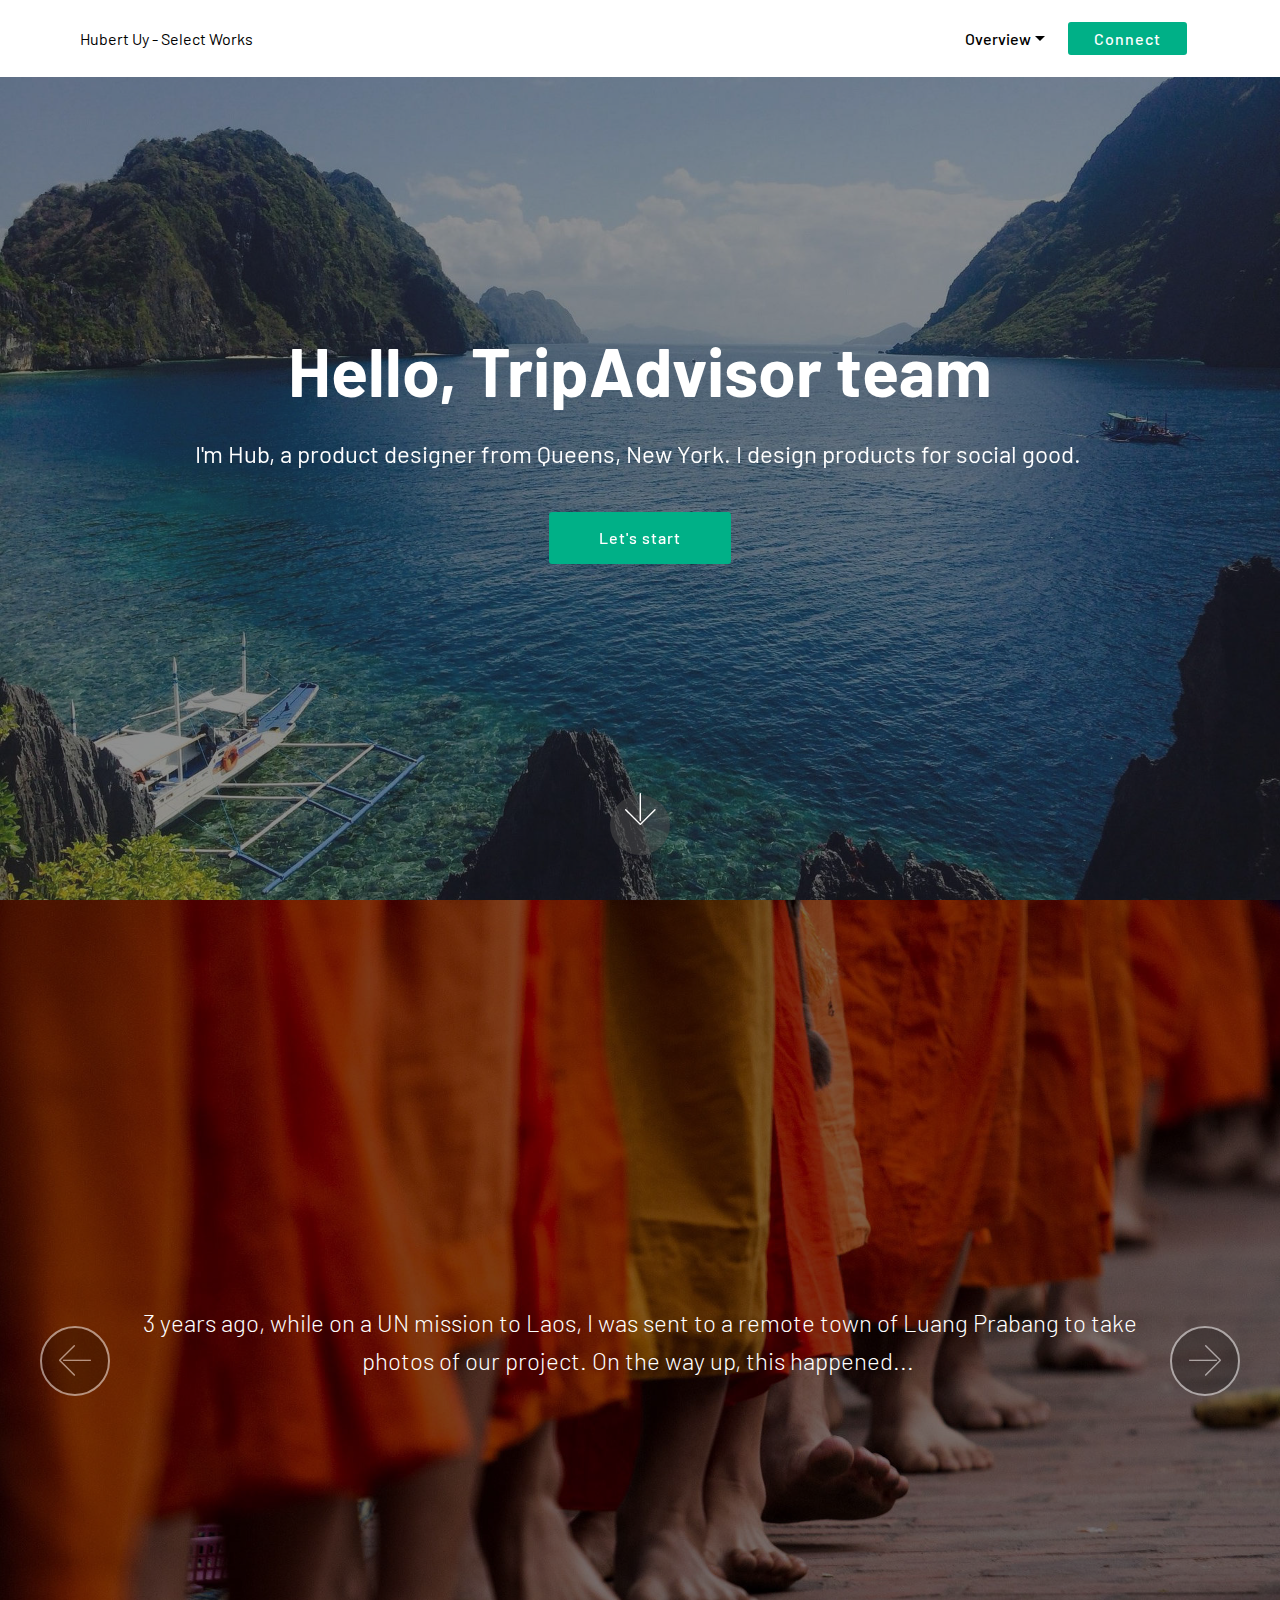
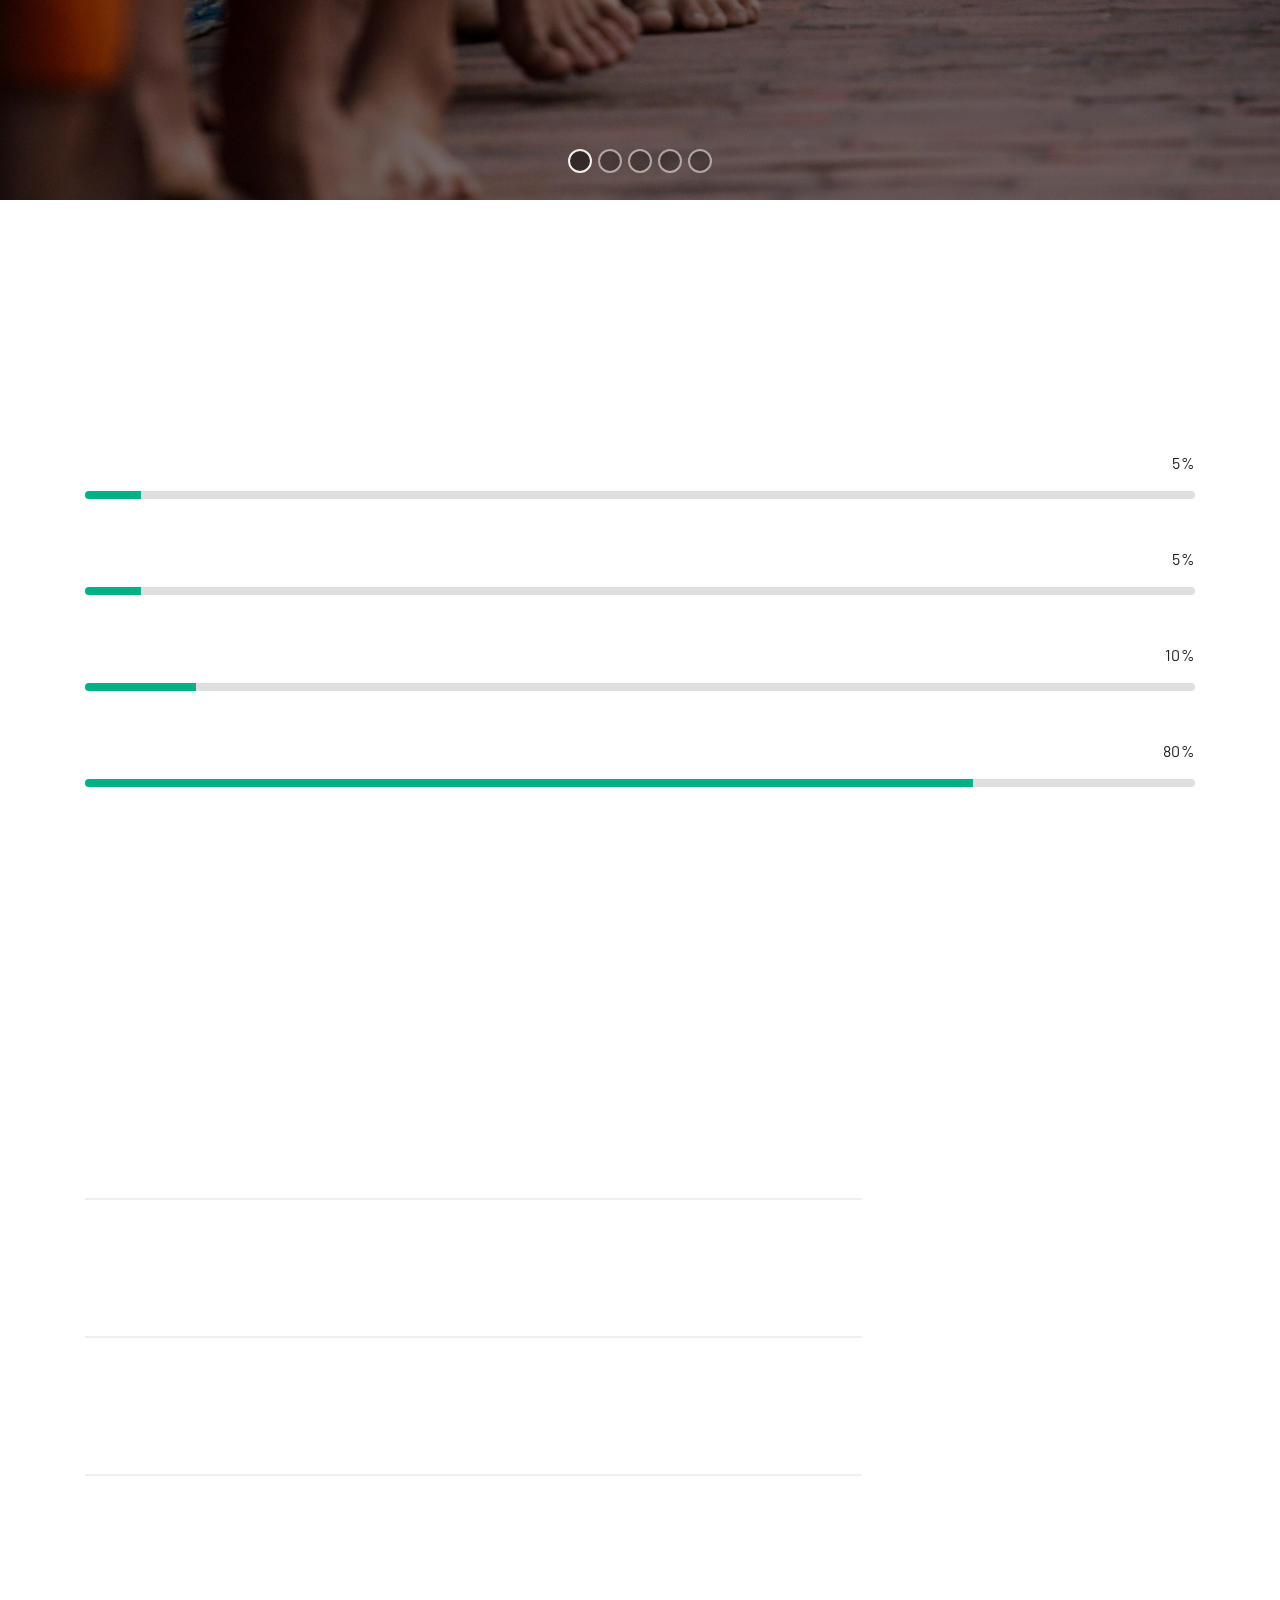
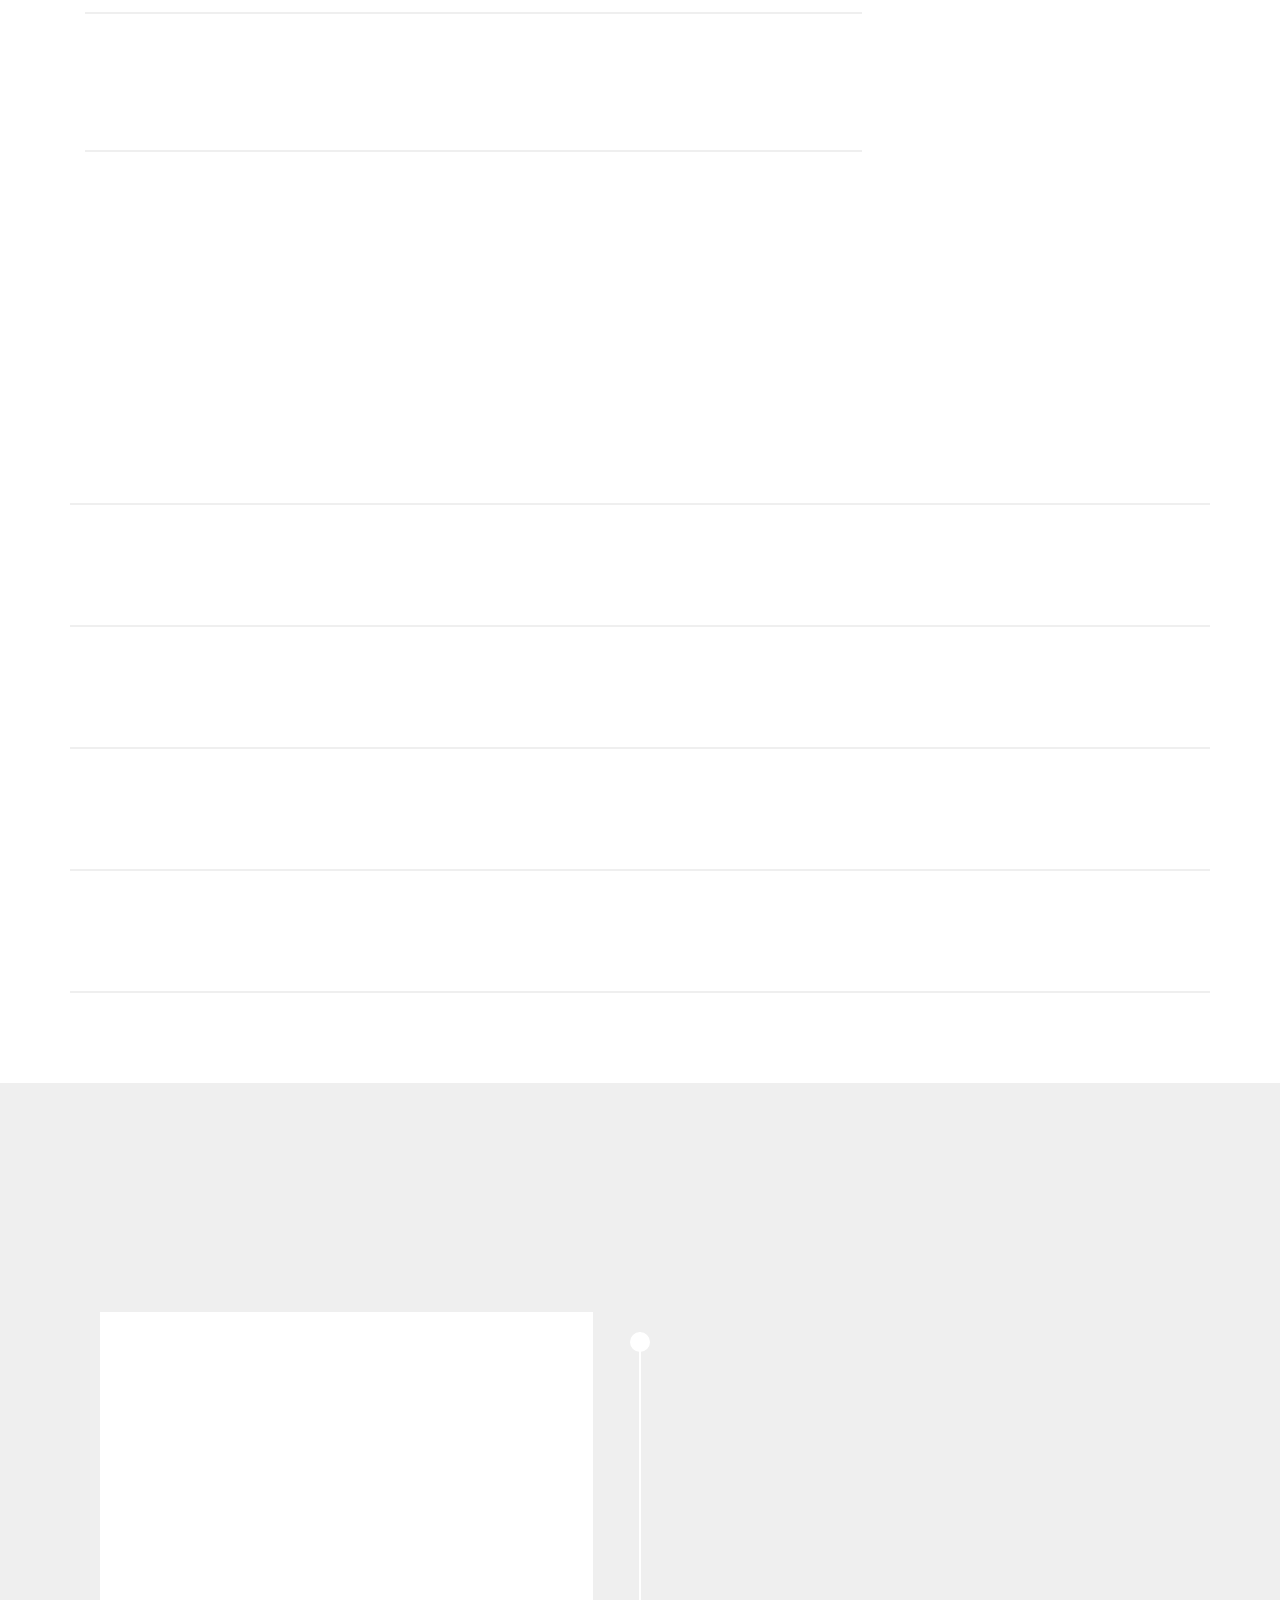
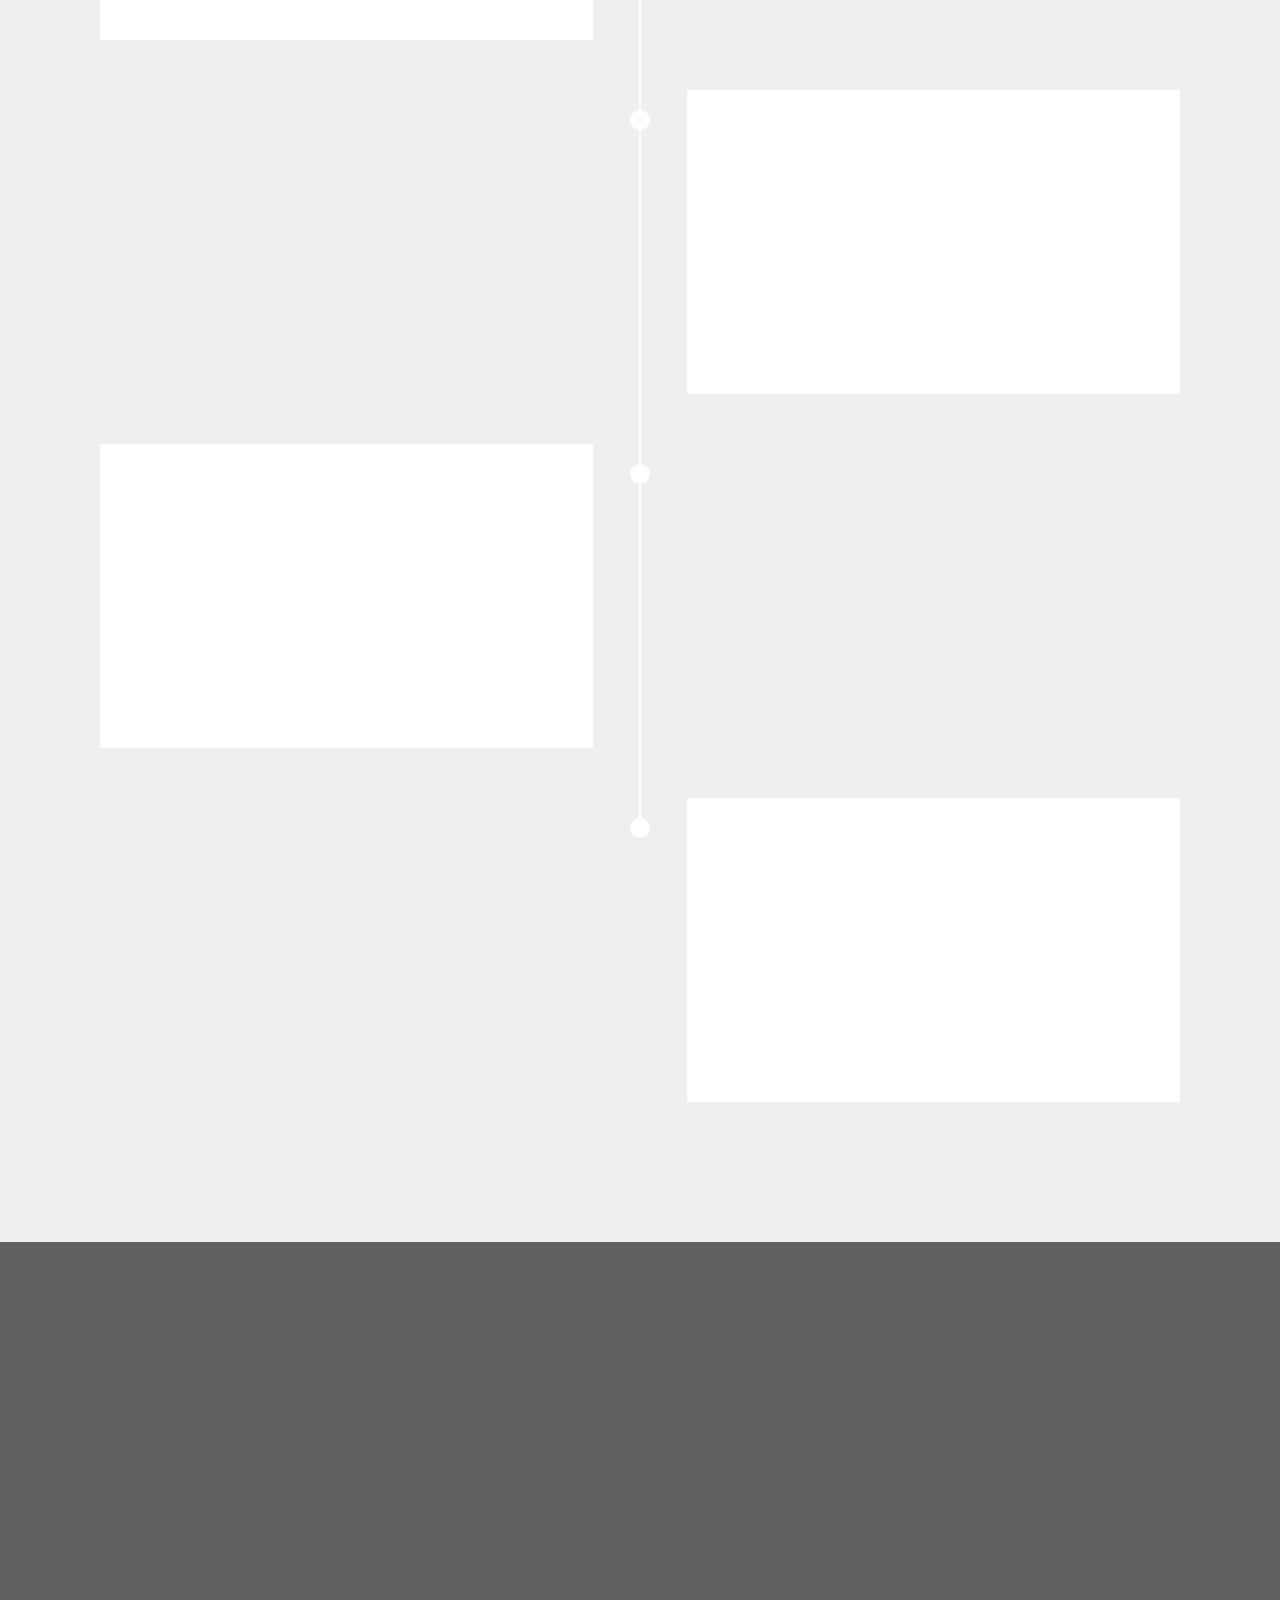
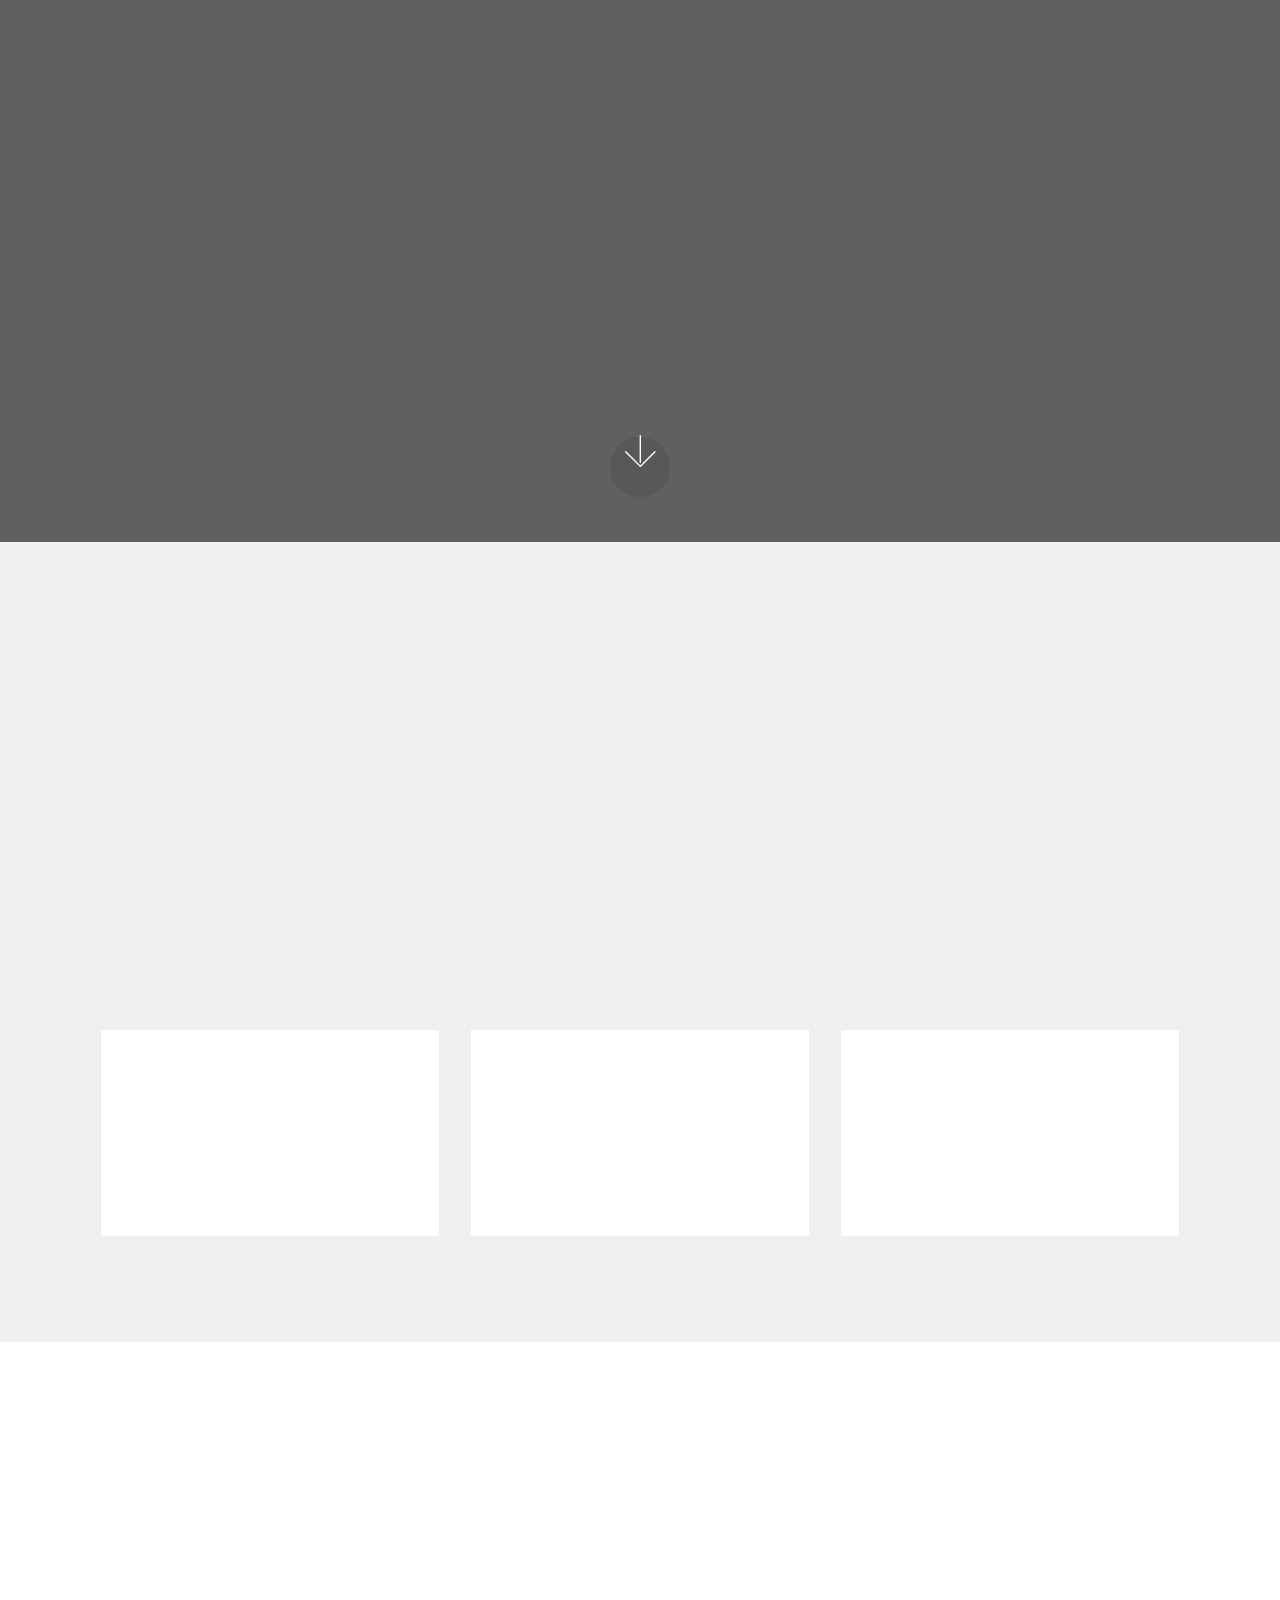
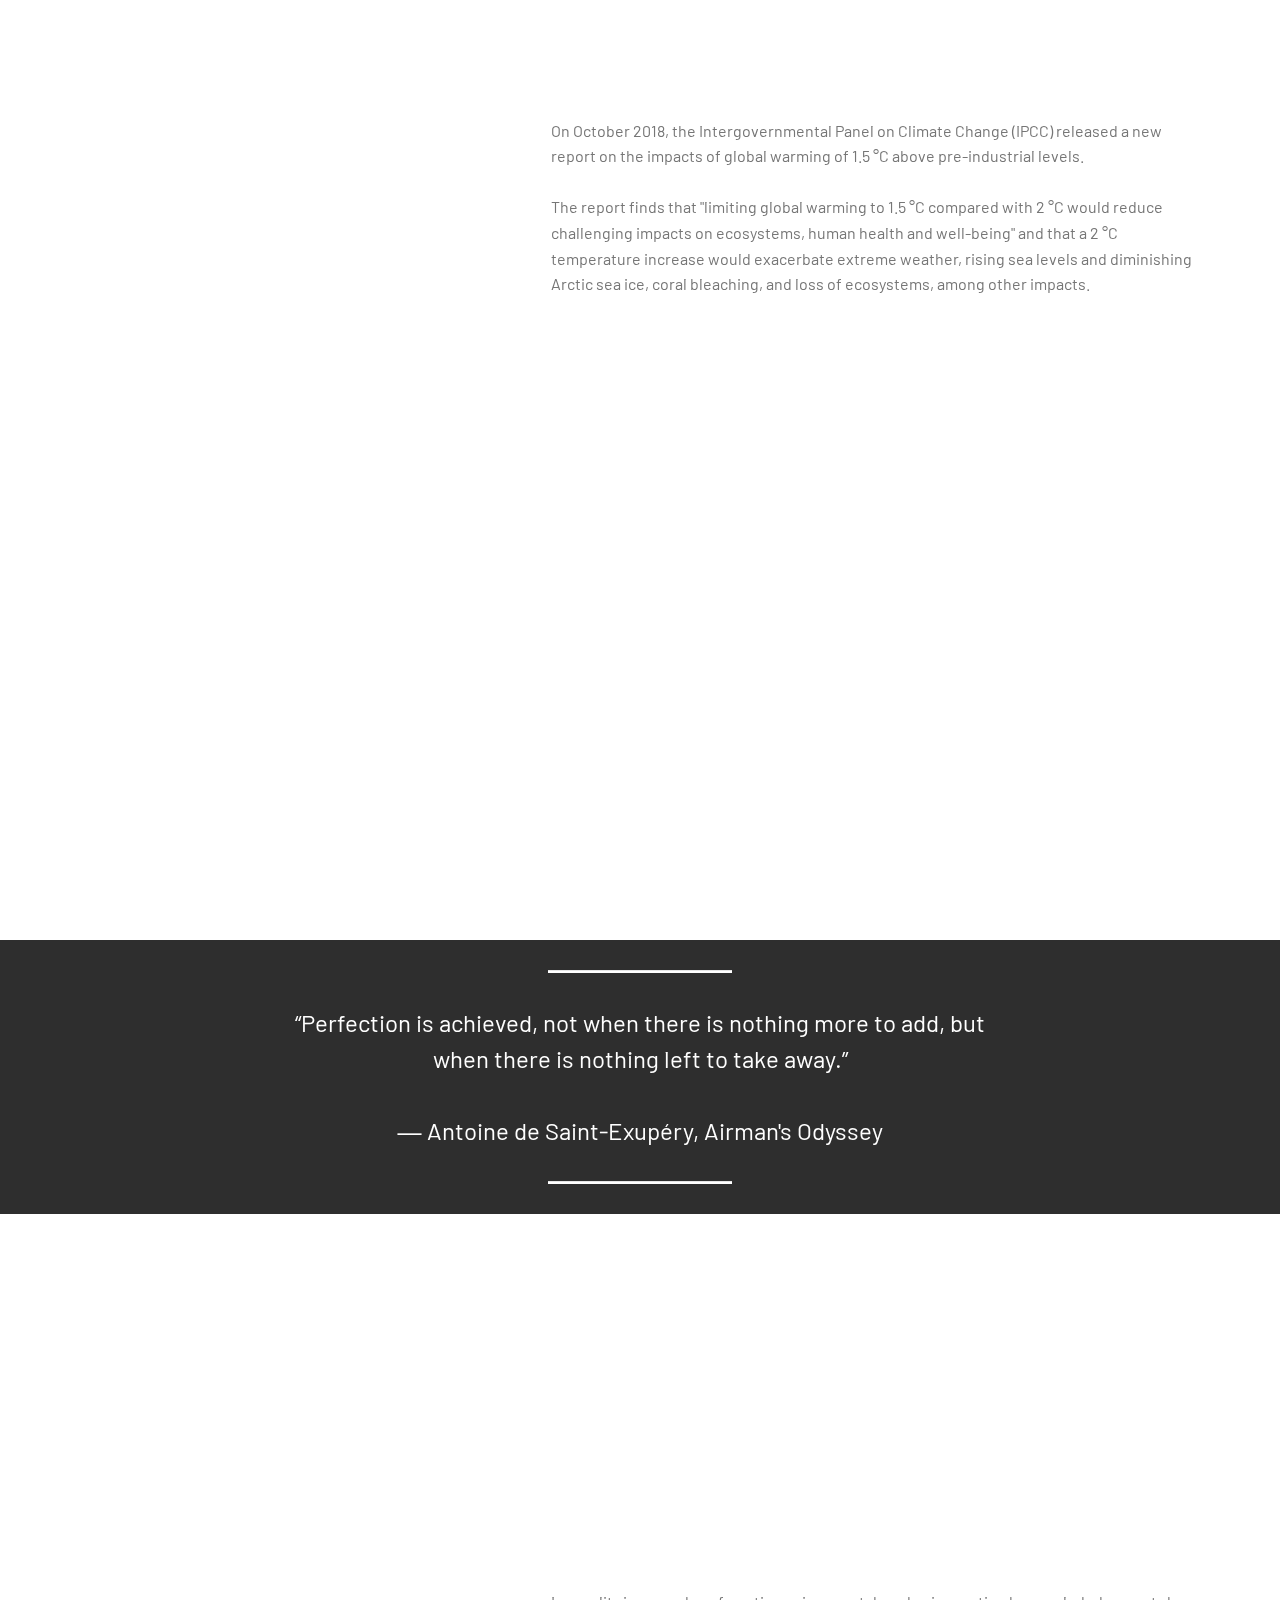
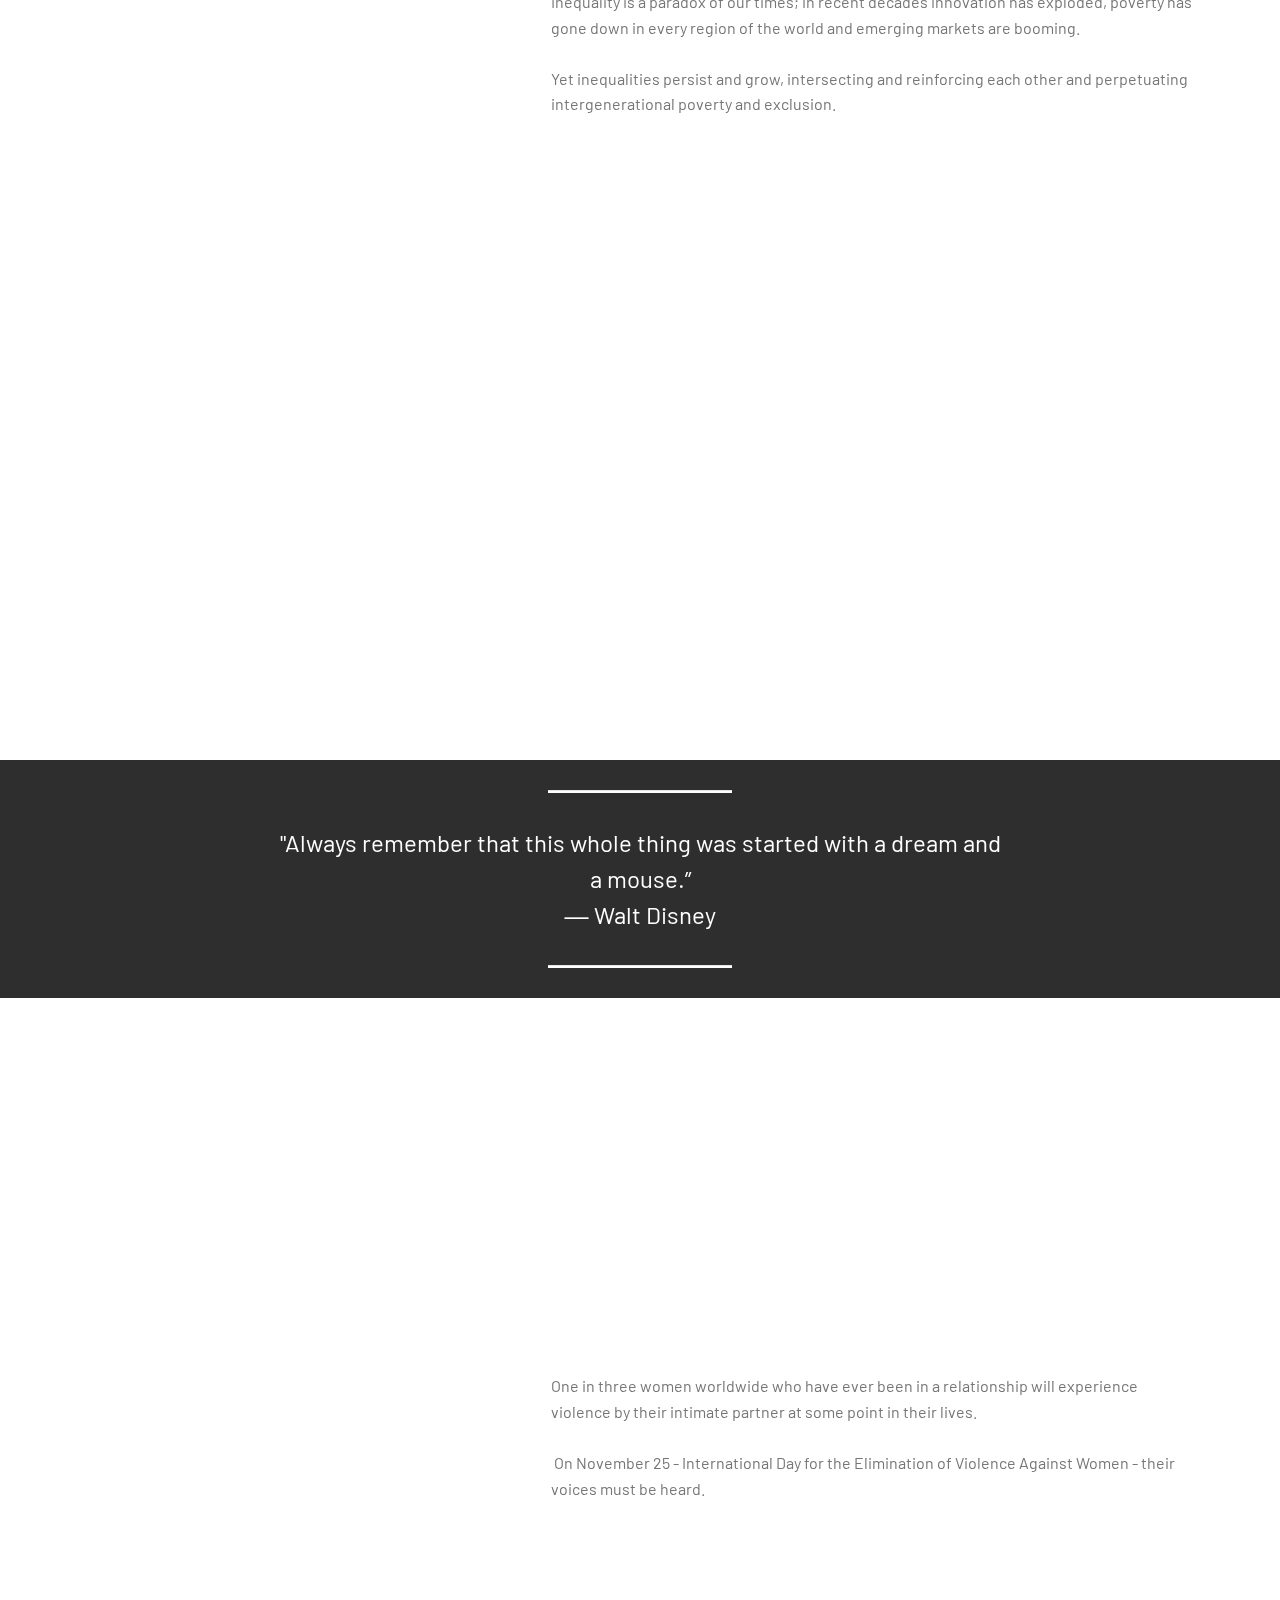
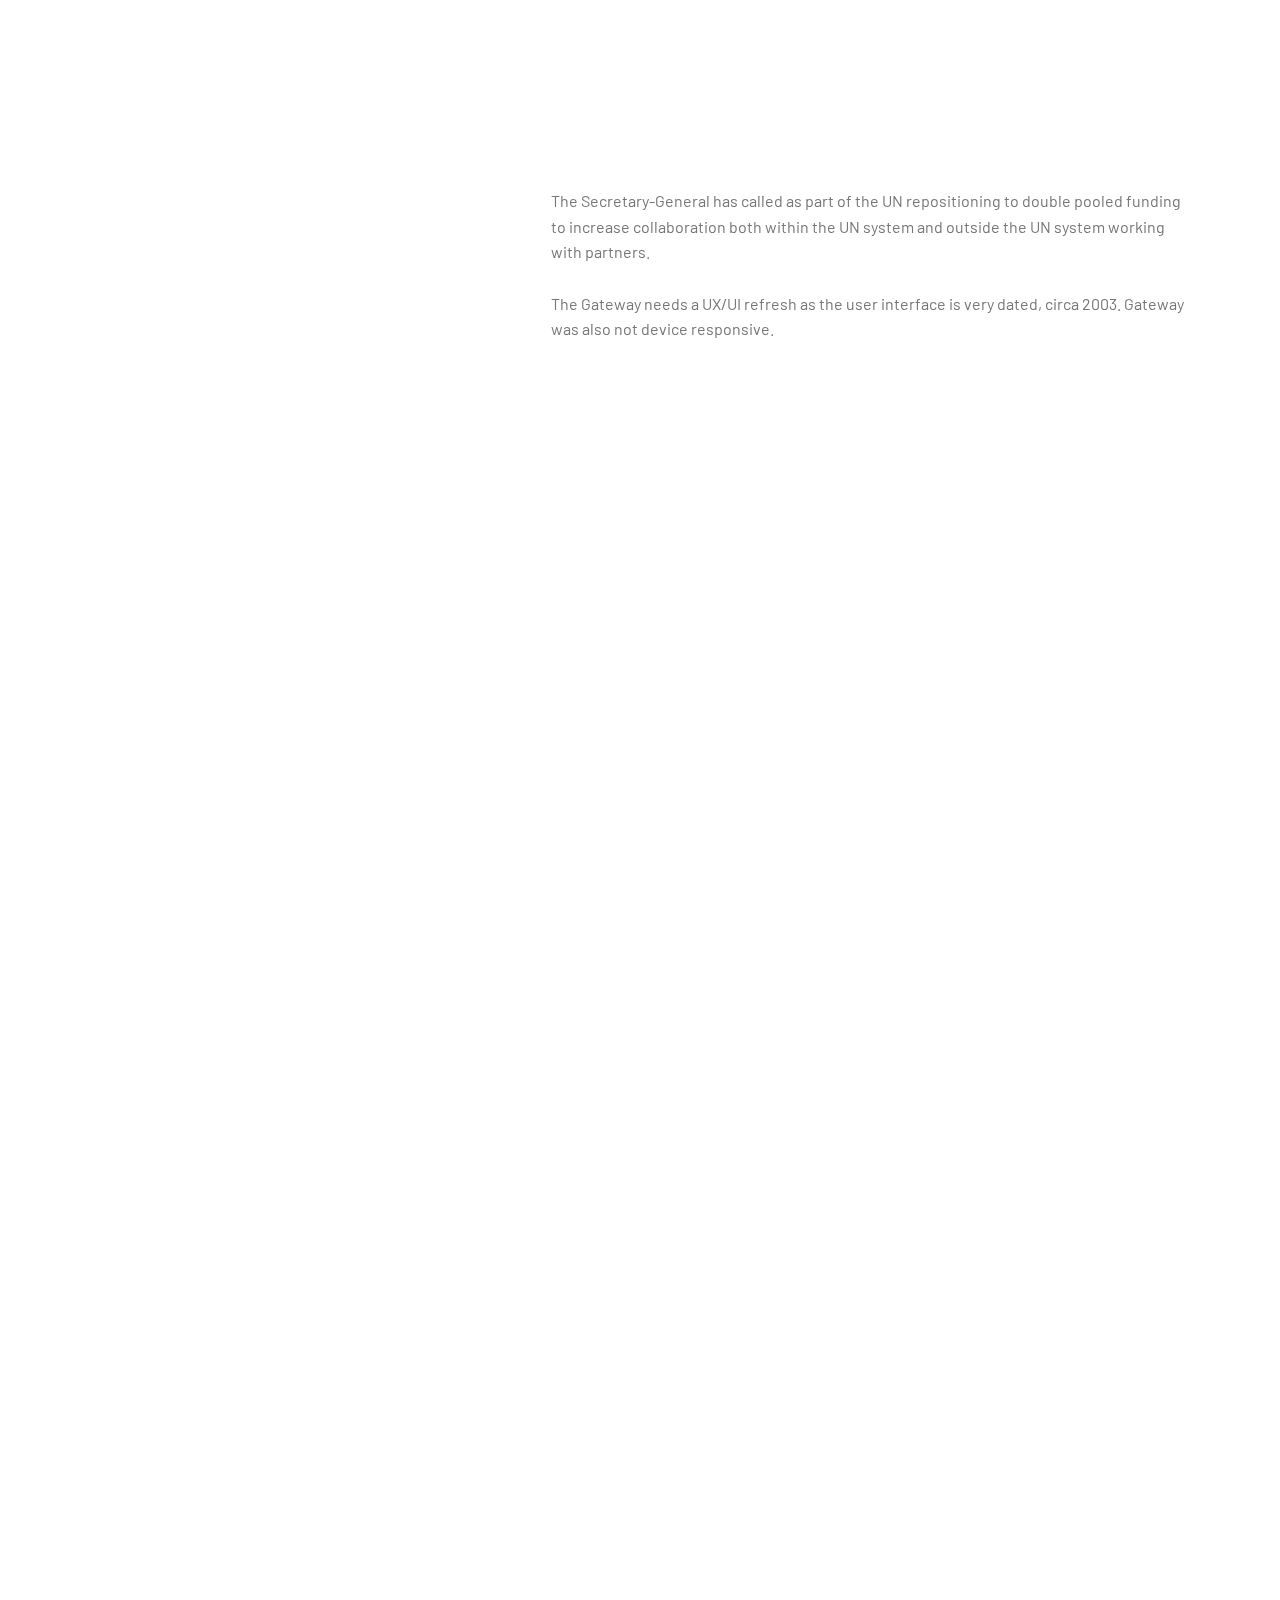
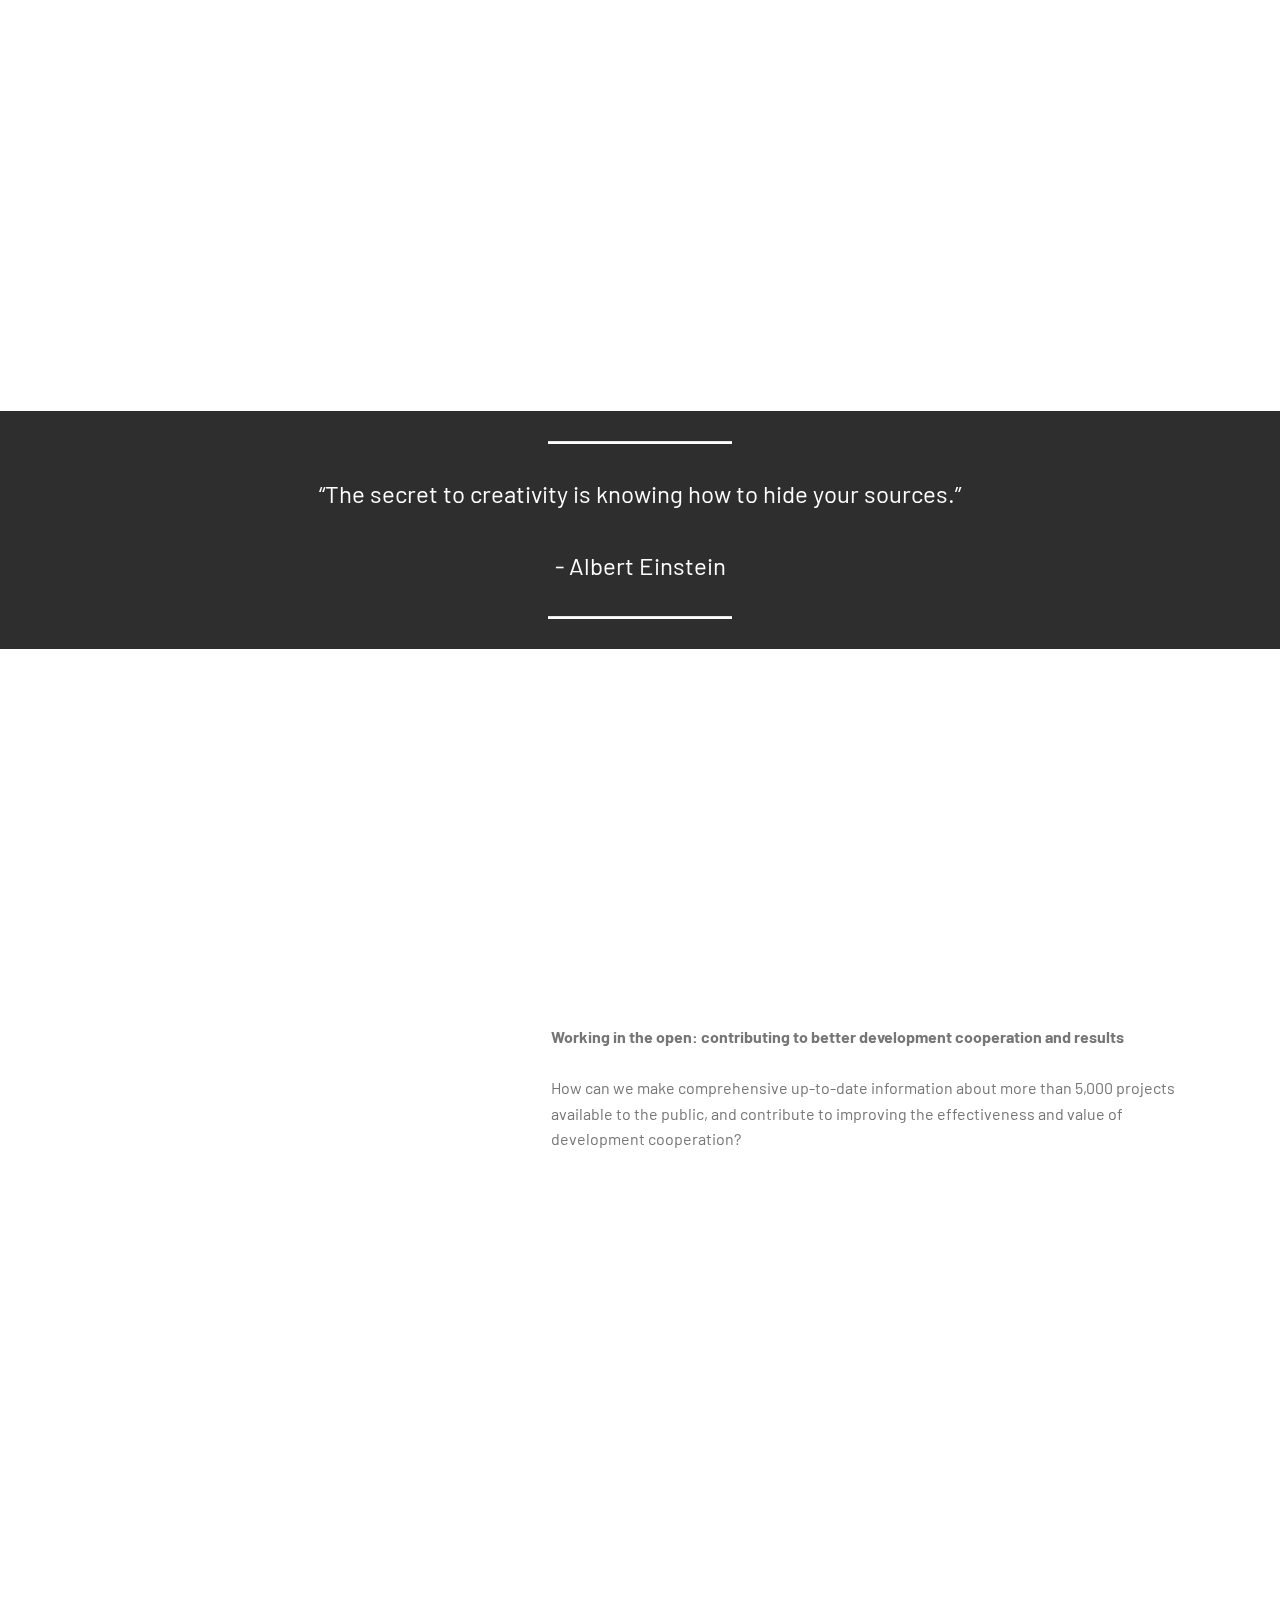
<file: tripadvisor/index.html>
<!DOCTYPE html>
<html  >
<head>
  <!-- Site made with Mobirise Website Builder v4.10.8, https://mobirise.com -->
  <meta charset="UTF-8">
  <meta http-equiv="X-UA-Compatible" content="IE=edge">
  <meta name="generator" content="Mobirise v4.10.8, mobirise.com">
  <meta name="viewport" content="width=device-width, initial-scale=1, minimum-scale=1">
  <link rel="shortcut icon" href="assets/images/un-emblem-blue.svg" type="image/x-icon">
  <meta name="description" content="">
  
  <title>Hubert Uy - Portfolio Review</title>
  <link rel="stylesheet" href="assets/web/assets/mobirise-icons/mobirise-icons.css">
  <link rel="stylesheet" href="assets/tether/tether.min.css">
  <link rel="stylesheet" href="assets/bootstrap/css/bootstrap.min.css">
  <link rel="stylesheet" href="assets/bootstrap/css/bootstrap-grid.min.css">
  <link rel="stylesheet" href="assets/bootstrap/css/bootstrap-reboot.min.css">
  <link rel="stylesheet" href="assets/dropdown/css/style.css">
  <link rel="stylesheet" href="assets/animatecss/animate.min.css">
  <link rel="stylesheet" href="assets/theme/css/style.css">
  <link rel="stylesheet" href="assets/mobirise/css/mbr-additional.css" type="text/css">
  
  
  
</head>
<body>
  <section class="menu cid-rBYt2z3Xuo" once="menu" id="menu2-1c">

    

    <nav class="navbar navbar-expand beta-menu navbar-dropdown align-items-center navbar-fixed-top navbar-toggleable-sm">
        <button class="navbar-toggler navbar-toggler-right" type="button" data-toggle="collapse" data-target="#navbarSupportedContent" aria-controls="navbarSupportedContent" aria-expanded="false" aria-label="Toggle navigation">
            <div class="hamburger">
                <span></span>
                <span></span>
                <span></span>
                <span></span>
            </div>
        </button>
        <div class="menu-logo">
            <div class="navbar-brand">
                
                <span class="navbar-caption-wrap"><a class="navbar-caption text-black display-7" href="index.html"><span style="font-weight: normal;">
                        Hubert Uy - Select Works</span></a></span>
            </div>
        </div>
        <div class="collapse navbar-collapse" id="navbarSupportedContent">
            <ul class="navbar-nav nav-dropdown" data-app-modern-menu="true"><li class="nav-item dropdown">
                    <a class="nav-link link dropdown-toggle text-black display-7" href="index.html#header12-9" data-toggle="dropdown-submenu" aria-expanded="true">Overview</a><div class="dropdown-menu"><a class="dropdown-item text-black display-7" href="index.html#features18-c">Stories</a><a class="dropdown-item text-black display-7" href="index.html#features18-f">Transparency</a><a class="dropdown-item text-black display-7" href="index.html#features18-g">Policy</a></div>
                </li></ul>
            <div class="navbar-buttons mbr-section-btn"><a class="btn btn-sm btn-primary display-4" href="index.html#info3-1b">Connect</a></div>
        </div>
    </nav>
</section>

<section class="engine"><a href="https://mobirise.info/z">best free website templates</a></section><section class="cid-rBTYa6H3eD mbr-fullscreen mbr-parallax-background" id="header2-0">

    

    <div class="mbr-overlay" style="opacity: 0.5; background-color: rgb(35, 35, 35);"></div>

    <div class="container align-center">
        <div class="row justify-content-md-center">
            <div class="mbr-white col-md-10">
                <h1 class="mbr-section-title mbr-bold pb-3 mbr-fonts-style display-1">Hello, TripAdvisor team</h1>
                
                <p class="mbr-text pb-3 mbr-fonts-style display-5">
                    I'm Hub, a product designer from Queens, New York. I design products for social good.&nbsp;</p>
                <div class="mbr-section-btn"><a class="btn btn-md btn-primary display-4" href="index.html#slider1-1e">Let's start</a></div>
            </div>
        </div>
    </div>
    <div class="mbr-arrow hidden-sm-down" aria-hidden="true">
        <a href="#next">
            <i class="mbri-down mbr-iconfont"></i>
        </a>
    </div>
</section>

<section class="carousel slide cid-rCocYfvDIr" data-interval="false" id="slider1-1e">

    

    <div class="full-screen"><div class="mbr-slider slide carousel" data-pause="true" data-keyboard="false" data-ride="false" data-interval="false"><ol class="carousel-indicators"><li data-app-prevent-settings="" data-target="#slider1-1e" class=" active" data-slide-to="0"></li><li data-app-prevent-settings="" data-target="#slider1-1e" data-slide-to="1"></li><li data-app-prevent-settings="" data-target="#slider1-1e" data-slide-to="2"></li><li data-app-prevent-settings="" data-target="#slider1-1e" data-slide-to="3"></li><li data-app-prevent-settings="" data-target="#slider1-1e" data-slide-to="4"></li></ol><div class="carousel-inner" role="listbox"><div class="carousel-item slider-fullscreen-image active" data-bg-video-slide="false" style="background-image: url(assets/images/mbr-4-1920x1280.jpg);"><div class="container container-slide"><div class="image_wrapper"><div class="mbr-overlay" style="opacity: 0.5;"></div><img src="assets/images/mbr-4-1920x1280.jpg"><div class="carousel-caption justify-content-center"><div class="col-10 align-center"><p class="lead mbr-text mbr-fonts-style display-5">3 years ago, while on a UN mission to Laos, I was sent to a remote town of Luang Prabang to take photos of our project. On the way up, this happened...&nbsp;</p></div></div></div></div></div><div class="carousel-item slider-fullscreen-image" data-bg-video-slide="false" style="background-image: url(assets/images/dsc-931-2000x1339.jpg);"><div class="container container-slide"><div class="image_wrapper"><div class="mbr-overlay" style="opacity: 0.3;"></div><img src="assets/images/dsc-931-2000x1339.jpg"><div class="carousel-caption justify-content-center"><div class="col-10 align-left"><p class="lead mbr-text mbr-fonts-style display-5"><br><br><br><br><br><br><br><br><br><br><br><br><br><br>Our bus fell off a ditch leaving 15 passengers stranded for hours, with no food or network connection...</p></div></div></div></div></div><div class="carousel-item slider-fullscreen-image" data-bg-video-slide="false" style="background-image: url(assets/images/dsc-978-2000x1339.jpg);"><div class="container container-slide"><div class="image_wrapper"><div class="mbr-overlay" style="background-color: rgb(0, 0, 0);"></div><img src="assets/images/dsc-978-2000x1339.jpg"><div class="carousel-caption justify-content-center"><div class="col-10 align-right"><p class="lead mbr-text mbr-fonts-style display-5"><br><br><br><br><br><br><br><br><br><br><br><br><br><br>After being stranded for 15 hours, &nbsp;I eventually found myself rescued with only my wallet and cellphone in my pocket.<br></p></div></div></div></div></div><div class="carousel-item slider-fullscreen-image" data-bg-video-slide="false" style="background-image: url(assets/images/dsc-926-2000x1339.jpg);"><div class="container container-slide"><div class="image_wrapper"><div class="mbr-overlay"></div><img src="assets/images/dsc-926-2000x1339.jpg"><div class="carousel-caption justify-content-center"><div class="col-10 align-right"><p class="lead mbr-text mbr-fonts-style display-5"><br><br><br><br><br><br><br><br><br><br><br><br><br><br>I had to rely on TripAdvisor to help find a place to stay (that accepted credit cards) in the nearby town.&nbsp;</p></div></div></div></div></div><div class="carousel-item slider-fullscreen-image" data-bg-video-slide="false" style="background-image: url(assets/images/dsc-938-2000x1343.jpg);"><div class="container container-slide"><div class="image_wrapper"><div class="mbr-overlay"></div><img src="assets/images/dsc-938-2000x1343.jpg"><div class="carousel-caption justify-content-center"><div class="col-10 align-right"><p class="lead mbr-text mbr-fonts-style display-5"><br><br><br><br><br><br><br><br><br><br><br><br><br><br><br>I survived.</p></div></div></div></div></div></div><a data-app-prevent-settings="" class="carousel-control carousel-control-prev" role="button" data-slide="prev" href="#slider1-1e"><span aria-hidden="true" class="mbri-left mbr-iconfont"></span><span class="sr-only">Previous</span></a><a data-app-prevent-settings="" class="carousel-control carousel-control-next" role="button" data-slide="next" href="#slider1-1e"><span aria-hidden="true" class="mbri-right mbr-iconfont"></span><span class="sr-only">Next</span></a></div></div>

</section>

<section class="progress-bars1 cid-rBWOB4Be6b" id="progress-bars1-o">
    
    

    

    <div class="container">
        <h2 class="mbr-section-title pb-2 align-center mbr-fonts-style display-2">
            Contents<br><br></h2>

        

        <div class="progress_elements">
            <div class="progress1 pb-5">
                <div class="title-wrap">
                    <div class="progressbar-title mbr-fonts-style display-7">
                        <p>
                            About me</p>
                    </div>
                    <div class="progress_value mbr-fonts-style display-7">
                        <div class="progressbar-number"></div>
                        <span>%</span>
                    </div>
                </div>
                <progress class="progress progress-primary" max="100" value="5">
                </progress>
            </div>
            
            <div class="progress2 pb-5">
                <div class="title-wrap">
                    <div class="progressbar-title mbr-fonts-style display-7">
                        <p>
                           My design philosophy</p>
                    </div>
                <div class="progress_value mbr-fonts-style display-7">
                    <div class="progressbar-number"></div>
                    <span>%</span>
                </div>
                </div>
                <progress class="progress progress-primary" max="100" value="5">
                </progress>
            </div>
            
            <div class="progress3 pb-5">
                <div class="title-wrap">
                    <div class="progressbar-title mbr-fonts-style display-7">
                        <p>My design process</p>
                    </div>
                    <div class="progress_value mbr-fonts-style display-7">
                        <div class="progressbar-number"></div>
                        <span>%</span>
                    </div>
                </div>
                <progress class="progress progress-primary" max="100" value="10">
                </progress>
            </div>
            
            <div class="progress4">
                <div class="title-wrap">
                    <div class="progressbar-title mbr-fonts-style display-7">
                        <p>
                            Portfolio review</p>
                    </div>
                <div class="progress_value mbr-fonts-style display-7">
                    <div class="progressbar-number"></div>
                    <span>%</span>
                </div>
                </div>
                <progress class="progress progress-primary" max="100" value="80">
                </progress>
            </div>
        </div>
    </div>
</section>

<section class="counters3 counters cid-rBU1vu0GDt" id="counters3-3">

    

    

    <div class="container pt-4 mt-2">
        <h2 class="mbr-section-title pb-3 align-center mbr-fonts-style display-2">
                    About me<br></h2>
        <h3 class="mbr-section-subtitle pb-5 align-center mbr-fonts-style display-5">Scrappy and bootstrappy</h3>
        <div class="media-container-row">
            <div class="media-block m-auto" style="width: 30%;">
                <div class="mbr-figure">
                    <img src="assets/images/15385166721068297571-890x1187.jpg" alt="" title="">
                </div>
            </div>
            <div class="cards-block">
                <div class="cards-container">
                    <div class="card px-3 align-left col-12">
                        <div class="panel-item p-4 d-flex align-items-center">
                            <div class="card-img pr-3 d-flex align-items-center align-left">
                                
                                <h3 class="count py-3 mbr-fonts-style display-2">
                                    3</h3>
                            </div>
                            <div class="card-text">
                                <h4 class="mbr-content-title mbr-bold mbr-fonts-style display-7">
                                    Years in design for social good</h4>
                                <p class="mbr-content-text mbr-fonts-style display-7">At the UN fighting for global development and Renew Queens to help people in the projects to have access to opportunities.&nbsp;<br></p>
                            </div>
                        </div>
                    </div>
                    <div class="card px-3 align-left col-12">
                        <div class="panel-item p-4 d-flex align-items-center">
                            <div class="card-img pr-3 d-flex align-items-center align-left">
                                
                                <h3 class="count py-3 mbr-fonts-style display-2">
                                    6</h3>
                            </div>
                            <div class="card-text">
                                <h4 class="mbr-content-title mbr-bold mbr-fonts-style display-7">
                                    Years in advertising and media</h4>
                                <p class="mbr-content-text mbr-fonts-style display-7">
                                    From agency to publisher, I've come full circle helping big brands like Google, Nestle and small businesses connect with users.&nbsp;</p>
                            </div>
                        </div>
                    </div>
                    <div class="card px-3 align-left col-12">
                        <div class="panel-item p-4 d-flex align-items-center">
                            <div class="card-img pr-3 d-flex align-items-center align-left">
                                
                                <h3 class="count py-3 mbr-fonts-style display-2">
                                    2
                                </h3>
                            </div>
                            <div class="card-text">
                                <h4 class="mbr-content-title mbr-bold mbr-fonts-style display-7">
                                    Years of graduate studies</h4>
                                <p class="mbr-content-text mbr-fonts-style display-7">I earned my Masters degree on interaction design from NYU's Interactive Telecommunications Program&nbsp;</p>
                            </div>
                        </div>
                    </div>
                    <div class="card px-3 align-left col-12">
                        <div class="panel-item p-4 d-flex align-items-center">
                            <div class="card-img pr-3 d-flex align-items-center align-left">
                                
                                <h3 class="count py-3 mbr-fonts-style display-2">800</h3>
                            </div>
                            <div class="card-texts">
                                <h4 class="mbr-content-title mbr-bold mbr-fonts-style display-7">
                                    Hours of research and self-study</h4>
                                <p class="mbr-content-text mbr-fonts-style display-7">Experimenting with new technologies and researching new design systems to add to my quiver</p>
                            </div>
                        </div>
                    </div>
                </div>
            </div>
        </div>
    </div>
</section>

<section class="counters5 counters cid-rBU0DtHuLX" id="counters5-2">

    

    

    <div class="container pt-4 mt-2">
        <h2 class="mbr-section-title pb-3 align-center mbr-fonts-style display-2">Design manifesto<br><br></h2>
        
        <div class="row justify-content-center">
            <div class="cards-block">
                <div class="cards-container">
                    <div class="card px-3 align-left col-12">
                        <div class="panel-item p-4 d-flex">
                            <div class="card-img pr-3">
                                <h3 class="img-text d-flex align-items-center justify-content-center">
                                    1
                                </h3>
                            </div>
                            <div class="card-text">
                                <h4 class="mbr-content-title mbr-bold mbr-fonts-style display-7">I believe in empathy</h4>
                                <p class="mbr-content-text mbr-fonts-style display-7">I believe empathy makes a designer in and of the world. </p>
                            </div>
                        </div>
                    </div>
                    <div class="card px-3 align-left col-12">
                        <div class="panel-item p-4 d-flex">
                            <div class="card-img pr-3">
                                <h3 class="img-text d-flex align-items-center justify-content-center">
                                    2
                                </h3>
                            </div>
                            <div class="card-text">
                                <h4 class="mbr-content-title mbr-bold mbr-fonts-style display-7">I believe in being honest</h4>
                                <p class="mbr-content-text mbr-fonts-style display-7">I believe not everything that can be (re)designed should be (re)designed.</p>
                            </div>
                        </div>
                    </div>
                    <div class="card px-3 align-left col-12">
                        <div class="panel-item p-4 d-flex">
                            <div class="card-img pr-3">
                                <h3 class="img-text d-flex align-items-center justify-content-center">
                                    3
                                </h3>
                            </div>
                            <div class="card-text">
                                <h4 class="mbr-content-title mbr-bold mbr-fonts-style display-7">I believe in friction</h4>
                                <p class="mbr-content-text mbr-fonts-style display-7">
                                    I believe that healthy friction generates healthy collaboration.</p>
                            </div>
                        </div>
                    </div>
                    <div class="card px-3 align-left col-12">
                        <div class="panel-item p-4 d-flex">
                            <div class="card-img pr-3">
                                <h3 class="img-text d-flex align-items-center justify-content-center">
                                    4
                                </h3>
                            </div>
                            <div class="card-texts">
                                <h4 class="mbr-content-title mbr-bold mbr-fonts-style display-7">I believe in stories</h4>
                                <p class="mbr-content-text mbr-fonts-style display-7">
                                    I believe that designers are storytellers and that great design tells a story. </p>
                            </div>
                        </div>
                    </div>
                </div>
            </div>
        </div>
    </div>
</section>

<section class="timeline1 cid-rBUdp8DerZ" id="timeline1-7">

    

    

    <div class="container align-center">
        <h2 class="mbr-section-title pb-3 mbr-fonts-style display-2">
            Design process<br><br></h2>
        

        <div class="container timelines-container" mbri-timelines="">
            <!--1-->
            <div class="row timeline-element reverse separline">
                 <div class="timeline-date-panel col-xs-12 col-md-6  align-left">         
                    <div class="time-line-date-content">
                        <p class="mbr-timeline-date mbr-fonts-style display-5">
                            2 weeks</p>
                    </div>
                </div>
           <span class="iconBackground"></span>
            <div class="col-xs-12 col-md-6 align-right">
                <div class="timeline-text-content">
                    <h4 class="mbr-timeline-title pb-3 mbr-fonts-style display-5">
                        Research and Discovery</h4>
                    <p class="mbr-timeline-text mbr-fonts-style display-7">
                        Validate the problem, target market and business goalsa and objectives.<br><br>METHODOLOGY<br><br>1. Competitive &amp; industry analysis<br>2. User research &amp; interviews<br>3. Project and stakeholder mapping<br>4. Meetings and wiki<br></p>
                 </div>
            </div>
            </div>
            <!--2-->
            <div class="row timeline-element  separline">
                <div class="timeline-date-panel col-xs-12 col-md-6 align-right">
                    <div class="time-line-date-content">
                        <p class="mbr-timeline-date mbr-fonts-style display-5">
                            1-2 weeks</p>
                    </div>
                </div>
                <span class="iconBackground"></span>
                <div class="col-xs-12 col-md-6 align-left ">
                    <div class="timeline-text-content">
                        <h4 class="mbr-timeline-title pb-3 mbr-fonts-style display-5">
                            Ideation and Prototyping</h4>
                        <p class="mbr-timeline-text mbr-fonts-style display-7">
                            Organize learnings, develop wireframes and prototypes.<br><br>METHODOLOGY<br><br>1. Define MVP<br>2. user journey mapping and page flows<br>3. sketching &amp; wire-framing <br>4. Low-fidelity prototypes<br></p>
                    </div>
                </div>
            </div>
            <!--3-->
            <div class="row timeline-element reverse separline">
                <div class="timeline-date-panel col-xs-12 col-md-6  align-left">
                    <div class="time-line-date-content">
                        <p class="mbr-timeline-date mbr-fonts-style display-5">
                            3 weeks</p>
                    </div>
                </div>
                <span class="iconBackground"></span>
                <div class="col-xs-12 col-md-6 align-right">
                    <div class="timeline-text-content">
                        <h4 class="mbr-timeline-title pb-3 mbr-fonts-style display-5">Collaborative Design</h4>      
                        <p class="mbr-timeline-text mbr-fonts-style display-7">
                            Design internally validated ideas, test with users<br><br>METHODOLOGY<br><br>1. Rapid prototyping of MVP<br>2. Visual design<br>3. Concierge testing<br>4. User testing<br>
                        </p>
                    </div>
                </div>
            </div>
            <!--4-->
            <div class="row timeline-element ">
                <div class="timeline-date-panel col-xs-12 col-md-6 align-right">
                    <div class="time-line-date-content">
                        <p class="mbr-timeline-date mbr-fonts-style display-5">1 month</p>
                    </div>
                </div>
                <span class="iconBackground"></span>
                <div class="col-xs-12 col-md-6 align-left ">
                    <div class="timeline-text-content">
                        <h4 class="mbr-timeline-title pb-3 mbr-fonts-style display-5">Validation and Iteration</h4>
                        <p class="mbr-timeline-text mbr-fonts-style display-7">
                            Validate, learn and plan for next iteration<br><br>METHODOLOGY<br><br>1. Feedback integration<br>2. A/B testing<br>3. Iterative design<br>4. Pivot or preserve<br>
                        </p>
                    </div>
                </div>
            </div>
            <!--5-->
            
            <!--6-->
            
            <!--7-->
            
            <!--8-->
            
            <!--9-->
            
            <!--10-->
            
            <!--11-->
            
            <!--12-->
            
        </div>
    </div>
</section>

<section class="header12 cid-rBUkabb2rN mbr-fullscreen mbr-parallax-background" id="header12-9">

    

    <div class="mbr-overlay" style="opacity: 0.7; background-color: rgb(35, 35, 35);">
    </div>

    <div class="container  ">
            <div class="media-container">
                <div class="col-md-12 align-center">
                    <h1 class="mbr-section-title pb-3 mbr-white mbr-bold mbr-fonts-style display-1">On to business</h1>
                    <p class="mbr-text pb-3 mbr-white mbr-fonts-style display-5">At the UN, I primarily design 3 products:&nbsp;</p>
                    

                    <div class="icons-media-container mbr-white">
                        <div class="card col-12 col-md-6 col-lg-4">
                            <div class="icon-block">
                            <a href="index.html#features18-c">
                                <span class="mbr-iconfont mbri-globe"></span>
                            </a>
                            </div>
                            <h5 class="mbr-fonts-style display-5">
                                Stories</h5>
                        </div>

                        <div class="card col-12 col-md-6 col-lg-4">
                            <div class="icon-block">
                                <a href="index.html#features18-f">
                                    <span class="mbr-iconfont mbri-growing-chart"></span>
                                </a>
                            </div>
                            <h5 class="mbr-fonts-style display-5">Transparency</h5>
                        </div>

                        <div class="card col-12 col-md-6 col-lg-4">
                            <div class="icon-block">
                                <a href="index.html#features18-g">
                                    <span class="mbr-iconfont mbri-edit" style="color: rgb(255, 255, 255); fill: rgb(255, 255, 255);"></span>
                                </a>
                            </div>
                            <h5 class="mbr-fonts-style display-5">Policy</h5>
                        </div>

                        
                    </div>
                </div>
            </div>
    </div>

    <div class="mbr-arrow hidden-sm-down" aria-hidden="true">
        <a href="#next">
            <i class="mbri-down mbr-iconfont"></i>
        </a>
    </div>
</section>

<section class="features18 popup-btn-cards cid-rBV2W8r76J" id="features18-c">

    

    
    <div class="container">
        <h2 class="mbr-section-title pb-3 align-center mbr-fonts-style display-2">
            Stories</h2>
        <h3 class="mbr-section-subtitle display-5 align-center mbr-fonts-style mbr-light">Interactives that inform the general public on the state of sustainable development, inspire action as well as rally support from our donors and partners.</h3>
        <div class="media-container-row pt-5 ">
            <div class="card p-3 col-12 col-md-6 col-lg-4">
                <div class="card-wrapper ">
                    <div class="card-img">
                        <div class="mbr-overlay"></div>
                        <div class="mbr-section-btn text-center"><a href="index.html#tabs4-l" class="btn btn-primary display-4">Learn More</a></div>
                        <img src="assets/images/screen-shot-2019-09-13-at-2.20.17-am-676x363.png" alt="Mobirise" title="">
                    </div>
                    <div class="card-box">
                        <h4 class="card-title mbr-fonts-style display-7">
                            If we do nothing</h4>
                        <p class="mbr-text mbr-fonts-style align-left display-7">An immersive story that shows how 1.5 degrees of global warming sets off a chain reaction of irreversable global consequence..</p>
                    </div>
                </div>
            </div>
            <div class="card p-3 col-12 col-md-6 col-lg-4">
                <div class="card-wrapper">
                    <div class="card-img">
                        <div class="mbr-overlay"></div>
                        <div class="mbr-section-btn text-center"><a href="index.html#tabs4-p" class="btn btn-primary display-4">Learn More</a></div>
                        <img src="assets/images/screen-shot-2019-09-13-at-2.19.08-am-676x363.png" alt="Mobirise" title="">
                    </div>
                    <div class="card-box">
                        <h4 class="card-title mbr-fonts-style display-7">
                            Widening inequality</h4>
                        <p class="mbr-text mbr-fonts-style display-7">
                           There is more to inequality than income. Inequality is multi-dimentional and is the root cause of all development issues.&nbsp;<br></p>
                    </div>
                </div>
            </div>

            <div class="card p-3 col-12 col-md-6 col-lg-4">
                <div class="card-wrapper">
                    <div class="card-img">
                        <div class="mbr-overlay"></div>
                        <div class="mbr-section-btn text-center"><a href="index.html#tabs4-u" class="btn btn-primary display-4">Learn More</a></div>
                        <img src="assets/images/screen-shot-2019-09-13-at-2.13.08-am-676x363.png" alt="Mobirise" title="">
                    </div>
                    <div class="card-box">
                        <h4 class="card-title mbr-fonts-style display-7">A story of survival</h4>
                        <p class="mbr-text mbr-fonts-style display-7">
                            One in three women worldwide who have ever been in a relationship will experience violence by their intimate partner at some point in their lives.
                        </p>
                    </div>
                </div>
            </div>

            
        </div>
    </div>
</section>

<section class="tabs4 cid-rBWvHZ35rS" id="tabs4-l">

    

    

    <div class="container">
        <h2 class="mbr-section-title align-center pb-3 mbr-fonts-style display-2">
            If we do nothing</h2>
        

        <div class="media-container-row mt-5 pt-3">
            <div class="mbr-figure" style="width: 42%;">
                <img src="assets/images/screen-shot-2019-09-13-at-2.20.17-am-804x432.png" alt="Mobirise" title="">
            </div>
            <div class="tabs-container">
                <ul class="nav nav-tabs" role="tablist">
                    <li class="nav-item"><a class="nav-link mbr-fonts-style show active display-7" role="tab" data-toggle="tab" href="#tabs4-l_tab0" aria-selected="true">
                            Problem</a></li>
                    <li class="nav-item"><a class="nav-link mbr-fonts-style show active display-7" role="tab" data-toggle="tab" href="#tabs4-l_tab1" aria-selected="true">
                            Insight</a></li>
                    <li class="nav-item"><a class="nav-link mbr-fonts-style show active display-7" role="tab" data-toggle="tab" href="#tabs4-l_tab2" aria-selected="true">
                            Solution</a></li>
                    
                    
                    
                </ul>
                <div class="tab-content">
                    <div id="tab1" class="tab-pane in active" role="tabpanel">
                        <div class="row">
                            <div class="col-md-12">
                                <p class="mbr-text py-5 mbr-fonts-style display-7">On October 2018, the Intergovernmental Panel on Climate Change (IPCC) released a new report on the impacts of global warming of 1.5 °C above pre-industrial levels.<br><br>The report finds that "limiting global warming to 1.5 °C compared with 2 °C would reduce challenging impacts on ecosystems, human health and well-being" and that a 2 °C temperature increase would exacerbate extreme weather, rising sea levels and diminishing Arctic sea ice, coral bleaching, and loss of ecosystems, among other impacts.<br></p>
                            </div>
                        </div>
                    </div>
                    <div id="tab2" class="tab-pane" role="tabpanel">
                        <div class="row">
                            <div class="col-md-12">
                                <p class="mbr-text py-5 mbr-fonts-style display-7">To the average person, the report is just another report, full of scientific and political jargon. <br><br>While the report is useful to policymakers, the report fails to make it clear to the general public the underlying message -- that we're simply running out of time.&nbsp;<br></p>
                            </div>
                        </div>
                    </div>
                    <div id="tab3" class="tab-pane" role="tabpanel">
                        <div class="row">
                            <div class="col-md-12">
                                <p class="mbr-text py-5 mbr-fonts-style display-7">We created an immersive interactive that shows clearly the chain reaction that results in 1.5 degrees of warming, tangibly showing how it will affect (or is already affecting) the lives of people around the world.&nbsp;</p>
                            </div>
                        </div>
                    </div>
                    <div id="tab4" class="tab-pane" role="tabpanel">
                        <div class="row">
                            <div class="col-md-12">
                                <p class="mbr-text py-5 mbr-fonts-style display-7">
                                    Sites made with Mobirise are 100% mobile-friendly according the latest Google Test and Google loves those websites (officially)!
                                </p>
                            </div>
                        </div>
                    </div>
                    <div id="tab5" class="tab-pane" role="tabpanel">
                        <div class="row">
                            <div class="col-md-12">
                                <p class="mbr-text py-5 mbr-fonts-style display-7">
                                    Mobirise themes are based on Bootstrap 3 and Bootstrap 4 - most powerful mobile first framework. Now, even if you're not code-savvy, you can be a part of an exciting growing bootstrap community.
                                </p>
                            </div>
                        </div>
                    </div>
                    <div id="tab6" class="tab-pane" role="tabpanel">
                        <div class="row">
                            <div class="col-md-12">
                                <p class="mbr-text py-5 mbr-fonts-style display-7">
                                    Choose from the large selection of latest pre-made blocks - full-screen intro, bootstrap carousel, content slider, responsive image gallery with lightbox, parallax scrolling, video backgrounds, hamburger menu, sticky header and more.
                                </p>
                            </div>
                        </div>
                    </div>
                </div>
            </div>
        </div>
    </div>
</section>

<section class="mbr-section content7 cid-rBWxCCSTOr" id="content7-n">
          
    

    <div class="container">
        <div class="media-container-row">
            <div class="col-12 col-md-10">
                <div class="media-container-row">
                    <div class="media-content">
                        <div class="mbr-section-text">
                            <p class="mbr-text align-right mb-0 mbr-fonts-style display-7">The slide show experience was key to the success of this product. It forced users to slow down and absorb and immerse.&nbsp;<br><br>The long timing and length of the product was also intentional. We wanted users to visually see how the chain reaction affects their lives and the lives of people around the world.&nbsp;</p>
                        </div>
                    </div>
                    <div class="mbr-figure" style="width: 60%;">
                     <img src="assets/images/screen-shot-2019-09-13-at-3.51.34-am-574x308.png" alt="Mobirise" title="">  
                    </div>
                </div>
            </div>
        </div>
    </div>
</section>

<section class="mbr-section content8 cid-rBWx9sNW83" id="content8-m">

    

    <div class="container">
        <div class="media-container-row title">
            <div class="col-12 col-md-8">
                <div class="mbr-section-btn align-center"><a class="btn btn-primary display-4" href="https://sdgs.undp.org/2019-climate/" target="_blank">Visit Site</a></div>
            </div>
        </div>
    </div>
</section>

<section class="mbr-section article content10 cid-rBWRl8J5HY" id="content10-q">
    
     

    <div class="container">
        <div class="inner-container" style="width: 66%;">
            <hr class="line" style="width: 25%;">
            <div class="section-text align-center mbr-white mbr-fonts-style display-5">“Perfection is achieved, not when there is nothing more to add, but when there is nothing left to take away.”<div><br></div><div>― Antoine de Saint-Exupéry, Airman's Odyssey</div></div>
            <hr class="line" style="width: 25%;">
        </div>
    </div>
</section>

<section class="tabs4 cid-rBWQDwfUnR" id="tabs4-p">

    

    

    <div class="container">
        <h2 class="mbr-section-title align-center pb-3 mbr-fonts-style display-2">
            Widening inequality</h2>
        

        <div class="media-container-row mt-5 pt-3">
            <div class="mbr-figure" style="width: 42%;">
                <img src="assets/images/screen-shot-2019-09-13-at-2.19.08-am-804x432.png" alt="Mobirise" title="">
            </div>
            <div class="tabs-container">
                <ul class="nav nav-tabs" role="tablist">
                    <li class="nav-item"><a class="nav-link mbr-fonts-style show active display-7" role="tab" data-toggle="tab" href="#tabs4-p_tab0" aria-selected="true">
                            Problem</a></li>
                    <li class="nav-item"><a class="nav-link mbr-fonts-style show active display-7" role="tab" data-toggle="tab" href="#tabs4-p_tab1" aria-selected="true">
                            Insight</a></li>
                    <li class="nav-item"><a class="nav-link mbr-fonts-style show active display-7" role="tab" data-toggle="tab" href="#tabs4-p_tab2" aria-selected="true">
                            Solution</a></li>
                    
                    
                    
                </ul>
                <div class="tab-content">
                    <div id="tab1" class="tab-pane in active" role="tabpanel">
                        <div class="row">
                            <div class="col-md-12">
                                <p class="mbr-text py-5 mbr-fonts-style display-7">Inequality is a paradox of our times; in recent decades innovation has exploded, poverty has gone down in every region of the world and emerging markets are booming.<br><br>Yet inequalities persist and grow, intersecting and reinforcing each other and perpetuating intergenerational poverty and exclusion.<br></p>
                            </div>
                        </div>
                    </div>
                    <div id="tab2" class="tab-pane" role="tabpanel">
                        <div class="row">
                            <div class="col-md-12">
                                <p class="mbr-text py-5 mbr-fonts-style display-7">Inequality is not just about wealth or income. It can also be seen in life expectancy, or how easily a person can get healthcare, quality education or public services. There are inequalities between sexes and social groups. Every facet of inequality greatly hampers our ability to meet the SDGs. <br><br>How can we help users understand and measure them all in order to promote sustainable development?<br></p>
                            </div>
                        </div>
                    </div>
                    <div id="tab3" class="tab-pane" role="tabpanel">
                        <div class="row">
                            <div class="col-md-12">
                                <p class="mbr-text py-5 mbr-fonts-style display-7">Help users understand the concept by starting the story with urgency, create cliff notes so that facts are easier to digest and easily sharable. Create simple charts that show progress.</p>
                            </div>
                        </div>
                    </div>
                    <div id="tab4" class="tab-pane" role="tabpanel">
                        <div class="row">
                            <div class="col-md-12">
                                <p class="mbr-text py-5 mbr-fonts-style display-7">
                                    Sites made with Mobirise are 100% mobile-friendly according the latest Google Test and Google loves those websites (officially)!
                                </p>
                            </div>
                        </div>
                    </div>
                    <div id="tab5" class="tab-pane" role="tabpanel">
                        <div class="row">
                            <div class="col-md-12">
                                <p class="mbr-text py-5 mbr-fonts-style display-7">
                                    Mobirise themes are based on Bootstrap 3 and Bootstrap 4 - most powerful mobile first framework. Now, even if you're not code-savvy, you can be a part of an exciting growing bootstrap community.
                                </p>
                            </div>
                        </div>
                    </div>
                    <div id="tab6" class="tab-pane" role="tabpanel">
                        <div class="row">
                            <div class="col-md-12">
                                <p class="mbr-text py-5 mbr-fonts-style display-7">
                                    Choose from the large selection of latest pre-made blocks - full-screen intro, bootstrap carousel, content slider, responsive image gallery with lightbox, parallax scrolling, video backgrounds, hamburger menu, sticky header and more.
                                </p>
                            </div>
                        </div>
                    </div>
                </div>
            </div>
        </div>
    </div>
</section>

<section class="mbr-section content7 cid-rBXOCthKmK" id="content7-s">
          
    

    <div class="container">
        <div class="media-container-row">
            <div class="col-12 col-md-10">
                <div class="media-container-row">
                    <div class="media-content">
                        <div class="mbr-section-text">
                            <p class="mbr-text align-right mb-0 mbr-fonts-style display-7">The medium is the message. Key to the success of this story is the use of analog in the UI. We used pen and pencil markings, decomposing photos, as well as torn paper to hammer the concept of inequality. This key visual reflects how someone with no access to technology receives the story. &nbsp;</p>
                        </div>
                    </div>
                    <div class="mbr-figure" style="width: 60%;">
                     <img src="assets/images/screen-shot-2019-09-13-at-8.26.42-am-574x308.png" alt="Mobirise" title="">  
                    </div>
                </div>
            </div>
        </div>
    </div>
</section>

<section class="mbr-section content8 cid-rBWRSv7pOh" id="content8-r">

    

    <div class="container">
        <div class="media-container-row title">
            <div class="col-12 col-md-8">
                <div class="mbr-section-btn align-center"><a class="btn btn-primary display-4" href="https://sdgs.undp.org/2019-inequality/en/" target="_blank">Visit Site</a></div>
            </div>
        </div>
    </div>
</section>

<section class="mbr-section article content10 cid-rBXUcuwslD" id="content10-t">
    
     

    <div class="container">
        <div class="inner-container" style="width: 66%;">
            <hr class="line" style="width: 25%;">
            <div class="section-text align-center mbr-white mbr-fonts-style display-5">"Always remember that this whole thing was started with a dream and a mouse.”<br><div>― Walt Disney</div></div>
            <hr class="line" style="width: 25%;">
        </div>
    </div>
</section>

<section class="tabs4 cid-rBXVPY6Ind" id="tabs4-u">

    

    

    <div class="container">
        <h2 class="mbr-section-title align-center pb-3 mbr-fonts-style display-2">
            A story of survival</h2>
        

        <div class="media-container-row mt-5 pt-3">
            <div class="mbr-figure" style="width: 42%;">
                <img src="assets/images/screen-shot-2019-09-13-at-2.13.08-am-804x432.png" alt="Mobirise" title="">
            </div>
            <div class="tabs-container">
                <ul class="nav nav-tabs" role="tablist">
                    <li class="nav-item"><a class="nav-link mbr-fonts-style show active display-7" role="tab" data-toggle="tab" href="#tabs4-u_tab0" aria-selected="true">
                            Problem</a></li>
                    <li class="nav-item"><a class="nav-link mbr-fonts-style show active display-7" role="tab" data-toggle="tab" href="#tabs4-u_tab1" aria-selected="true">
                            Insight</a></li>
                    <li class="nav-item"><a class="nav-link mbr-fonts-style show active display-7" role="tab" data-toggle="tab" href="#tabs4-u_tab2" aria-selected="true">
                            Solution</a></li>
                    
                    
                    
                </ul>
                <div class="tab-content">
                    <div id="tab1" class="tab-pane in active" role="tabpanel">
                        <div class="row">
                            <div class="col-md-12">
                                <p class="mbr-text py-5 mbr-fonts-style display-7">One in three women worldwide who have ever been in a relationship will experience violence by their intimate partner at some point in their lives.<br><br>&nbsp;On November 25 - International Day for the Elimination of Violence Against Women - their voices must be heard.&nbsp;<br></p>
                            </div>
                        </div>
                    </div>
                    <div id="tab2" class="tab-pane" role="tabpanel">
                        <div class="row">
                            <div class="col-md-12">
                                <p class="mbr-text py-5 mbr-fonts-style display-7">Abuse comes in all forms, from physical to emotional. Even verbally abusive text messages can be considered abuse. Abuse is often left unchecked because of fear, fear of losing her home or her children, fear of retribution, and fear of being labeled a victim.&nbsp;</p>
                            </div>
                        </div>
                    </div>
                    <div id="tab3" class="tab-pane" role="tabpanel">
                        <div class="row">
                            <div class="col-md-12">
                                <p class="mbr-text py-5 mbr-fonts-style display-7">We wanted to empower users by showing them how to identify signs of abuse that they or their loved ones are experiencing and offer them a away out.&nbsp;</p>
                            </div>
                        </div>
                    </div>
                    <div id="tab4" class="tab-pane" role="tabpanel">
                        <div class="row">
                            <div class="col-md-12">
                                <p class="mbr-text py-5 mbr-fonts-style display-7">
                                    Sites made with Mobirise are 100% mobile-friendly according the latest Google Test and Google loves those websites (officially)!
                                </p>
                            </div>
                        </div>
                    </div>
                    <div id="tab5" class="tab-pane" role="tabpanel">
                        <div class="row">
                            <div class="col-md-12">
                                <p class="mbr-text py-5 mbr-fonts-style display-7">
                                    Mobirise themes are based on Bootstrap 3 and Bootstrap 4 - most powerful mobile first framework. Now, even if you're not code-savvy, you can be a part of an exciting growing bootstrap community.
                                </p>
                            </div>
                        </div>
                    </div>
                    <div id="tab6" class="tab-pane" role="tabpanel">
                        <div class="row">
                            <div class="col-md-12">
                                <p class="mbr-text py-5 mbr-fonts-style display-7">
                                    Choose from the large selection of latest pre-made blocks - full-screen intro, bootstrap carousel, content slider, responsive image gallery with lightbox, parallax scrolling, video backgrounds, hamburger menu, sticky header and more.
                                </p>
                            </div>
                        </div>
                    </div>
                </div>
            </div>
        </div>
    </div>
</section>

<section class="mbr-section content7 cid-rBY0fDlH8q" id="content7-v">
          
    

    <div class="container">
        <div class="media-container-row">
            <div class="col-12 col-md-10">
                <div class="media-container-row">
                    <div class="media-content">
                        <div class="mbr-section-text">
                            <p class="mbr-text align-right mb-0 mbr-fonts-style display-7">We used a messaging platform UI to tell the story. We wanted the users to see and feel how abuse can happen even when you're hiding behind screens. <br><br>Absorbing the story through an SMS conversation allows the users to be intimate with the victim as if the user is talking to her in privacy.&nbsp;</p>
                        </div>
                    </div>
                    <div class="mbr-figure" style="width: 60%;">
                     <img src="assets/images/screen-shot-2019-09-13-at-8.49.52-am-574x358.png" alt="Mobirise" title="">  
                    </div>
                </div>
            </div>
        </div>
    </div>
</section>

<section class="mbr-section content8 cid-rBY1CP05Sb" id="content8-w">

    

    <div class="container">
        <div class="media-container-row title">
            <div class="col-12 col-md-8">
                <div class="mbr-section-btn align-center"><a class="btn btn-primary display-4" href="https://feature.undp.org/survival-story/" target="_blank">Visit Site</a></div>
            </div>
        </div>
    </div>
</section>

<section class="features18 popup-btn-cards cid-rBV4cmsLOF" id="features18-f">

    

    
    <div class="container">
        <h2 class="mbr-section-title pb-3 align-center mbr-fonts-style display-2">
            Transparency</h2>
        <h3 class="mbr-section-subtitle display-5 align-center mbr-fonts-style mbr-light">
            Platforms that inform our stakeholders where funding is coming from and where it is being spent.&nbsp;</h3>
        <div class="media-container-row pt-5 ">
            <div class="card p-3 col-12 col-md-6">
                <div class="card-wrapper ">
                    <div class="card-img">
                        <div class="mbr-overlay"></div>
                        <div class="mbr-section-btn text-center"><a href="index.html#tabs4-x" class="btn btn-primary display-4">Learn More</a></div>
                        <img src="assets/images/screen-shot-2019-09-13-at-9.07.15-am-1046x564.png" alt="Mobirise" title="">
                    </div>
                    <div class="card-box">
                        <h4 class="card-title mbr-fonts-style display-7">
                            Multi-partner Trust Fund Gateway</h4>
                        <p class="mbr-text mbr-fonts-style align-left display-7">
                            A transparency portal where the UN and its partners are able to report and monitor where and how pooled funds are being spent.<br><br></p>
                    </div>
                </div>
            </div>
            <div class="card p-3 col-12 col-md-6">
                <div class="card-wrapper">
                    <div class="card-img">
                        <div class="mbr-overlay"></div>
                        <div class="mbr-section-btn text-center"><a href="index.html#tabs4-15" class="btn btn-primary display-4">Learn More</a></div>
                        <img src="assets/images/screen-shot-2019-09-13-at-9.04.45-am-1046x564.png" alt="Mobirise" title="">
                    </div>
                    <div class="card-box">
                        <h4 class="card-title mbr-fonts-style display-7">
                            Open UNDP</h4>
                        <p class="mbr-text mbr-fonts-style display-7">
                           United Nation Development Programme's tranparency platform that resulted in UNDP being ranked number 2 most transparent aid organization in the world.&nbsp;<br></p>
                    </div>
                </div>
            </div>

            

            
        </div>
    </div>
</section>

<section class="tabs4 cid-rBY4y6BVUX" id="tabs4-x">

    

    

    <div class="container">
        <h2 class="mbr-section-title align-center pb-3 mbr-fonts-style display-2">
            Multi-Partner Trust Fund Gateway</h2>
        

        <div class="media-container-row mt-5 pt-3">
            <div class="mbr-figure" style="width: 42%;">
                <img src="assets/images/screen-shot-2019-09-13-at-9.07.15-am-804x433.png" alt="Mobirise" title="">
            </div>
            <div class="tabs-container">
                <ul class="nav nav-tabs" role="tablist">
                    <li class="nav-item"><a class="nav-link mbr-fonts-style show active display-7" role="tab" data-toggle="tab" href="#tabs4-x_tab0" aria-selected="true">
                            Problem</a></li>
                    <li class="nav-item"><a class="nav-link mbr-fonts-style show active display-7" role="tab" data-toggle="tab" href="#tabs4-x_tab1" aria-selected="true">
                            Insight</a></li>
                    <li class="nav-item"><a class="nav-link mbr-fonts-style show active display-7" role="tab" data-toggle="tab" href="#tabs4-x_tab2" aria-selected="true">
                            Solution</a></li>
                    
                    
                    
                </ul>
                <div class="tab-content">
                    <div id="tab1" class="tab-pane in active" role="tabpanel">
                        <div class="row">
                            <div class="col-md-12">
                                <p class="mbr-text py-5 mbr-fonts-style display-7">The Secretary-General has called as part of the UN repositioning to double pooled funding to increase collaboration both within the UN system and outside the UN system working with partners.<br><br>The Gateway needs a UX/UI refresh as the user interface is very dated, circa 2003. Gateway was also not device responsive.</p>
                            </div>
                        </div>
                    </div>
                    <div id="tab2" class="tab-pane" role="tabpanel">
                        <div class="row">
                            <div class="col-md-12">
                                <p class="mbr-text py-5 mbr-fonts-style display-7">Power users appreciate the complex and thorough data available but some of the graphs and charts are just not readable. &nbsp;&nbsp;</p>
                            </div>
                        </div>
                    </div>
                    <div id="tab3" class="tab-pane" role="tabpanel">
                        <div class="row">
                            <div class="col-md-12">
                                <p class="mbr-text py-5 mbr-fonts-style display-7">Create an inventory of the components used in the site. <br>Test if each component is usable or is being used. <br>Redesign.&nbsp;</p>
                            </div>
                        </div>
                    </div>
                    <div id="tab4" class="tab-pane" role="tabpanel">
                        <div class="row">
                            <div class="col-md-12">
                                <p class="mbr-text py-5 mbr-fonts-style display-7">
                                    Sites made with Mobirise are 100% mobile-friendly according the latest Google Test and Google loves those websites (officially)!
                                </p>
                            </div>
                        </div>
                    </div>
                    <div id="tab5" class="tab-pane" role="tabpanel">
                        <div class="row">
                            <div class="col-md-12">
                                <p class="mbr-text py-5 mbr-fonts-style display-7">
                                    Mobirise themes are based on Bootstrap 3 and Bootstrap 4 - most powerful mobile first framework. Now, even if you're not code-savvy, you can be a part of an exciting growing bootstrap community.
                                </p>
                            </div>
                        </div>
                    </div>
                    <div id="tab6" class="tab-pane" role="tabpanel">
                        <div class="row">
                            <div class="col-md-12">
                                <p class="mbr-text py-5 mbr-fonts-style display-7">
                                    Choose from the large selection of latest pre-made blocks - full-screen intro, bootstrap carousel, content slider, responsive image gallery with lightbox, parallax scrolling, video backgrounds, hamburger menu, sticky header and more.
                                </p>
                            </div>
                        </div>
                    </div>
                </div>
            </div>
        </div>
    </div>
</section>

<section class="cid-rBY8mPPfZi" id="image1-10">

    

    <figure class="mbr-figure container">
        <div class="image-block" style="width: 66%;">
            <img src="assets/images/screen-shot-2019-09-13-at-9.22.43-am-1466x790.png" width="1400" alt="Mobirise" title="">
            
        </div>
    </figure>
</section>

<section class="mbr-section content7 cid-rBY71emHwk" id="content7-y">
          
    

    <div class="container">
        <div class="media-container-row">
            <div class="col-12 col-md-10">
                <div class="media-container-row">
                    <div class="media-content">
                        <div class="mbr-section-text">
                            <p class="mbr-text align-right mb-0 mbr-fonts-style display-7">A perfect example of redesigning a particular component is the ‘Key Figures’ data. Users told us that the bar charts aren’t particularly useful in visualizing dollar amounts in linear/time-based manner.&nbsp;</p>
                        </div>
                    </div>
                    <div class="mbr-figure" style="width: 200%;">
                     <img src="assets/images/screen-shot-2019-09-13-at-9.26.05-am-574x245.png" alt="Mobirise" title="">  
                    </div>
                </div>
            </div>
        </div>
    </div>
</section>

<section class="mbr-section content7 cid-rBY9xeq4SS" id="content7-12">
          
    

    <div class="container">
        <div class="media-container-row">
            <div class="col-12 col-md-10">
                <div class="media-container-row">
                    <div class="media-content">
                        <div class="mbr-section-text">
                            <p class="mbr-text align-right mb-0 mbr-fonts-style display-7">The simple solution was to separate each attribute into a different graph and I added an interactive component where users can simply trace the line to see the dollar amounts in a particular year.<br></p>
                        </div>
                    </div>
                    <div class="mbr-figure" style="width: 200%;">
                     <img src="assets/images/screen-shot-2019-09-13-at-9.29.56-am-574x327.png" alt="Mobirise" title="">  
                    </div>
                </div>
            </div>
        </div>
    </div>
</section>

<section class="mbr-section content8 cid-rBYaJZMXCo" id="content8-13">

    

    <div class="container">
        <div class="media-container-row title">
            <div class="col-12 col-md-8">
                <div class="mbr-section-btn align-center"><a class="btn btn-primary display-4" href="https://invis.io/EJSMAN759YB#/369923460_home_-_Final_Copy_4" target="_blank">VIEW PROTOTYPE</a>
                    <a class="btn btn-primary-outline display-4" href="https://invis.io/EJSMAN759YB#/369923457_Component_Showcase_Copy_2">VIEW COMPONENTS</a></div>
            </div>
        </div>
    </div>
</section>

<section class="mbr-section article content10 cid-rBYbCJRjtm" id="content10-14">
    
     

    <div class="container">
        <div class="inner-container" style="width: 66%;">
            <hr class="line" style="width: 25%;">
            <div class="section-text align-center mbr-white mbr-fonts-style display-5">“The secret to creativity is knowing how to hide your sources.”<br><br>- Albert Einstein</div>
            <hr class="line" style="width: 25%;">
        </div>
    </div>
</section>

<section class="tabs4 cid-rBYcAMgn5q" id="tabs4-15">

    

    

    <div class="container">
        <h2 class="mbr-section-title align-center pb-3 mbr-fonts-style display-2">
            Open UNDP</h2>
        

        <div class="media-container-row mt-5 pt-3">
            <div class="mbr-figure" style="width: 42%;">
                <img src="assets/images/screen-shot-2019-09-13-at-9.04.45-am-804x433.png" alt="Mobirise" title="">
            </div>
            <div class="tabs-container">
                <ul class="nav nav-tabs" role="tablist">
                    <li class="nav-item"><a class="nav-link mbr-fonts-style show active display-7" role="tab" data-toggle="tab" href="#tabs4-15_tab0" aria-selected="true">
                            Problem</a></li>
                    <li class="nav-item"><a class="nav-link mbr-fonts-style show active display-7" role="tab" data-toggle="tab" href="#tabs4-15_tab1" aria-selected="true">
                            Insight</a></li>
                    <li class="nav-item"><a class="nav-link mbr-fonts-style show active display-7" role="tab" data-toggle="tab" href="#tabs4-15_tab2" aria-selected="true">
                            Solution</a></li>
                    
                    
                    
                </ul>
                <div class="tab-content">
                    <div id="tab1" class="tab-pane in active" role="tabpanel">
                        <div class="row">
                            <div class="col-md-12">
                                <p class="mbr-text py-5 mbr-fonts-style display-7"><strong>Working in the open: contributing to better development cooperation and results</strong><br><br>How can we make comprehensive up-to-date information about more than 5,000 projects available to the public, and contribute to improving the effectiveness and value of development cooperation?<br></p>
                            </div>
                        </div>
                    </div>
                    <div id="tab2" class="tab-pane" role="tabpanel">
                        <div class="row">
                            <div class="col-md-12">
                                <p class="mbr-text py-5 mbr-fonts-style display-7"><strong>Massive and global data: </strong>Open.undp.org is the central point of access to detailed information about UNDP’s more than 5,000 development projects and 8,000 outputs in 170+ countries and territories worldwide.</p>
                            </div>
                        </div>
                    </div>
                    <div id="tab3" class="tab-pane" role="tabpanel">
                        <div class="row">
                            <div class="col-md-12">
                                <p class="mbr-text py-5 mbr-fonts-style display-7">We used the world map as the basis of information architecture and user interface to show the movement of funds. </p>
                            </div>
                        </div>
                    </div>
                    <div id="tab4" class="tab-pane" role="tabpanel">
                        <div class="row">
                            <div class="col-md-12">
                                <p class="mbr-text py-5 mbr-fonts-style display-7">
                                    Sites made with Mobirise are 100% mobile-friendly according the latest Google Test and Google loves those websites (officially)!
                                </p>
                            </div>
                        </div>
                    </div>
                    <div id="tab5" class="tab-pane" role="tabpanel">
                        <div class="row">
                            <div class="col-md-12">
                                <p class="mbr-text py-5 mbr-fonts-style display-7">
                                    Mobirise themes are based on Bootstrap 3 and Bootstrap 4 - most powerful mobile first framework. Now, even if you're not code-savvy, you can be a part of an exciting growing bootstrap community.
                                </p>
                            </div>
                        </div>
                    </div>
                    <div id="tab6" class="tab-pane" role="tabpanel">
                        <div class="row">
                            <div class="col-md-12">
                                <p class="mbr-text py-5 mbr-fonts-style display-7">
                                    Choose from the large selection of latest pre-made blocks - full-screen intro, bootstrap carousel, content slider, responsive image gallery with lightbox, parallax scrolling, video backgrounds, hamburger menu, sticky header and more.
                                </p>
                            </div>
                        </div>
                    </div>
                </div>
            </div>
        </div>
    </div>
</section>

<section class="mbr-section content7 cid-rBYfS7pNfc" id="content7-16">
          
    

    <div class="container">
        <div class="media-container-row">
            <div class="col-12 col-md-10">
                <div class="media-container-row">
                    <div class="media-content">
                        <div class="mbr-section-text">
                            <p class="mbr-text align-right mb-0 mbr-fonts-style display-7">Using the world map as the main UI element, we were able to tell a narrative by showing the global journey of donor financial flow. <br><br>We were also able to show where aid is concentrated and breakdown the funding via projects or thematic area or goals (SDGs). &nbsp;&nbsp;</p>
                        </div>
                    </div>
                    <div class="mbr-figure" style="width: 120%;">
                     <img src="assets/images/screen-shot-2019-09-13-at-9.57.12-am-574x309.png" alt="Mobirise" title="">  
                    </div>
                </div>
            </div>
        </div>
    </div>
</section>

<section class="mbr-section content8 cid-rBYia7eSZJ" id="content8-17">

    

    <div class="container">
        <div class="media-container-row title">
            <div class="col-12 col-md-8">
                <div class="mbr-section-btn align-center"><a class="btn btn-primary display-4" href="https://open.undp.org" target="_blank">Visit Site</a></div>
            </div>
        </div>
    </div>
</section>

<section class="features18 popup-btn-cards cid-rBV4UBXX9E" id="features18-g">

    

    
    <div class="container">
        <h2 class="mbr-section-title pb-3 align-center mbr-fonts-style display-2">Policy</h2>
        <h3 class="mbr-section-subtitle display-5 align-center mbr-fonts-style mbr-light">Important reports or global policy that needs to live on the web.</h3>
        <div class="media-container-row pt-5 ">
            <div class="card p-3 col-12 col-md-6 col-lg-4">
                <div class="card-wrapper ">
                    <div class="card-img">
                        <div class="mbr-overlay"></div>
                        <div class="mbr-section-btn text-center"><a href="https://digitalstrategy.undp.org" class="btn btn-primary display-4" target="_blank">Learn More</a></div>
                        <img src="assets/images/screen-shot-2019-09-13-at-10.36.14-am-676x364.png" alt="Mobirise" title="">
                    </div>
                    <div class="card-box">
                        <h4 class="card-title mbr-fonts-style display-7">
                            Future forward</h4>
                        <p class="mbr-text mbr-fonts-style align-left display-7">UNDP’s Digital Strategy will allow us to harness technology and innovation to deliver better results in the countries and where we work.&nbsp;</p>
                    </div>
                </div>
            </div>
            <div class="card p-3 col-12 col-md-6 col-lg-4">
                <div class="card-wrapper">
                    <div class="card-img">
                        <div class="mbr-overlay"></div>
                        <div class="mbr-section-btn text-center"><a href="https://outlook.ndcs.undp.org/" class="btn btn-primary display-4" target="_blank">Learn More</a></div>
                        <img src="assets/images/screen-shot-2019-09-13-at-10.25.40-am-676x364.png" alt="Mobirise" title="">
                    </div>
                    <div class="card-box">
                        <h4 class="card-title mbr-fonts-style display-7">
                            The heat is on</h4>
                        <p class="mbr-text mbr-fonts-style display-7">A joint UNDP and UNFCCC &nbsp;report to inform the Climate Action Summit its most comprehensive plans for 2020 and beyond.<br>
                        </p>
                    </div>
                </div>
            </div>

            <div class="card p-3 col-12 col-md-6 col-lg-4">
                <div class="card-wrapper">
                    <div class="card-img">
                        <div class="mbr-overlay"></div>
                        <div class="mbr-section-btn text-center"><a href="https://www.humanrights70.org" class="btn btn-primary display-4" target="_blank">Learn More</a></div>
                        <img src="assets/images/screen-shot-2019-09-13-at-10.32.41-am-676x364.png" alt="Mobirise" title="">
                    </div>
                    <div class="card-box">
                        <h4 class="card-title mbr-fonts-style display-7">
                            Human rights 75</h4>
                        <p class="mbr-text mbr-fonts-style display-7">Celebrating 75 years of the universal declaration of human rights, a living document that has changed the lives of people and planet.</p>
                    </div>
                </div>
            </div>

            
        </div>
    </div>
</section>

<section class="mbr-section info3 cid-rBYrRGt1Ie mbr-parallax-background" id="info3-1b">

    

    <div class="mbr-overlay" style="opacity: 0.6; background-color: rgb(35, 35, 35);">
    </div>

    <div class="container">
        <div class="row justify-content-center">
            <div class="media-container-column title col-12 col-md-10">
                <h2 class="align-left mbr-bold mbr-white pb-3 mbr-fonts-style display-2">
                    Thanks TripAdvisor, for having me!</h2>
                <h3 class="mbr-section-subtitle align-left mbr-light mbr-white pb-3 mbr-fonts-style display-5">If you have questions, feel free to reach out!</h3>
                
                <div class="mbr-section-btn align-left py-4"><a class="btn btn-primary display-4" href="https://www.hubert.pizza">View More Works</a>
                    <a class="btn btn-white-outline display-4" href="mailto:hello@hubert.pizza">Get in Touch</a></div>
            </div>
        </div>
    </div>
</section>


  <script src="assets/web/assets/jquery/jquery.min.js"></script>
  <script src="assets/popper/popper.min.js"></script>
  <script src="assets/tether/tether.min.js"></script>
  <script src="assets/bootstrap/js/bootstrap.min.js"></script>
  <script src="assets/smoothscroll/smooth-scroll.js"></script>
  <script src="assets/dropdown/js/nav-dropdown.js"></script>
  <script src="assets/dropdown/js/navbar-dropdown.js"></script>
  <script src="assets/touchswipe/jquery.touch-swipe.min.js"></script>
  <script src="assets/viewportchecker/jquery.viewportchecker.js"></script>
  <script src="assets/mbr-tabs/mbr-tabs.js"></script>
  <script src="assets/ytplayer/jquery.mb.ytplayer.min.js"></script>
  <script src="assets/vimeoplayer/jquery.mb.vimeo_player.js"></script>
  <script src="assets/mbr-popup-btns/mbr-popup-btns.js"></script>
  <script src="assets/bootstrapcarouselswipe/bootstrap-carousel-swipe.js"></script>
  <script src="assets/parallax/jarallax.min.js"></script>
  <script src="assets/theme/js/script.js"></script>
  <script src="assets/slidervideo/script.js"></script>
  
  
  <input name="animation" type="hidden">
  </body>
</html>
</file>
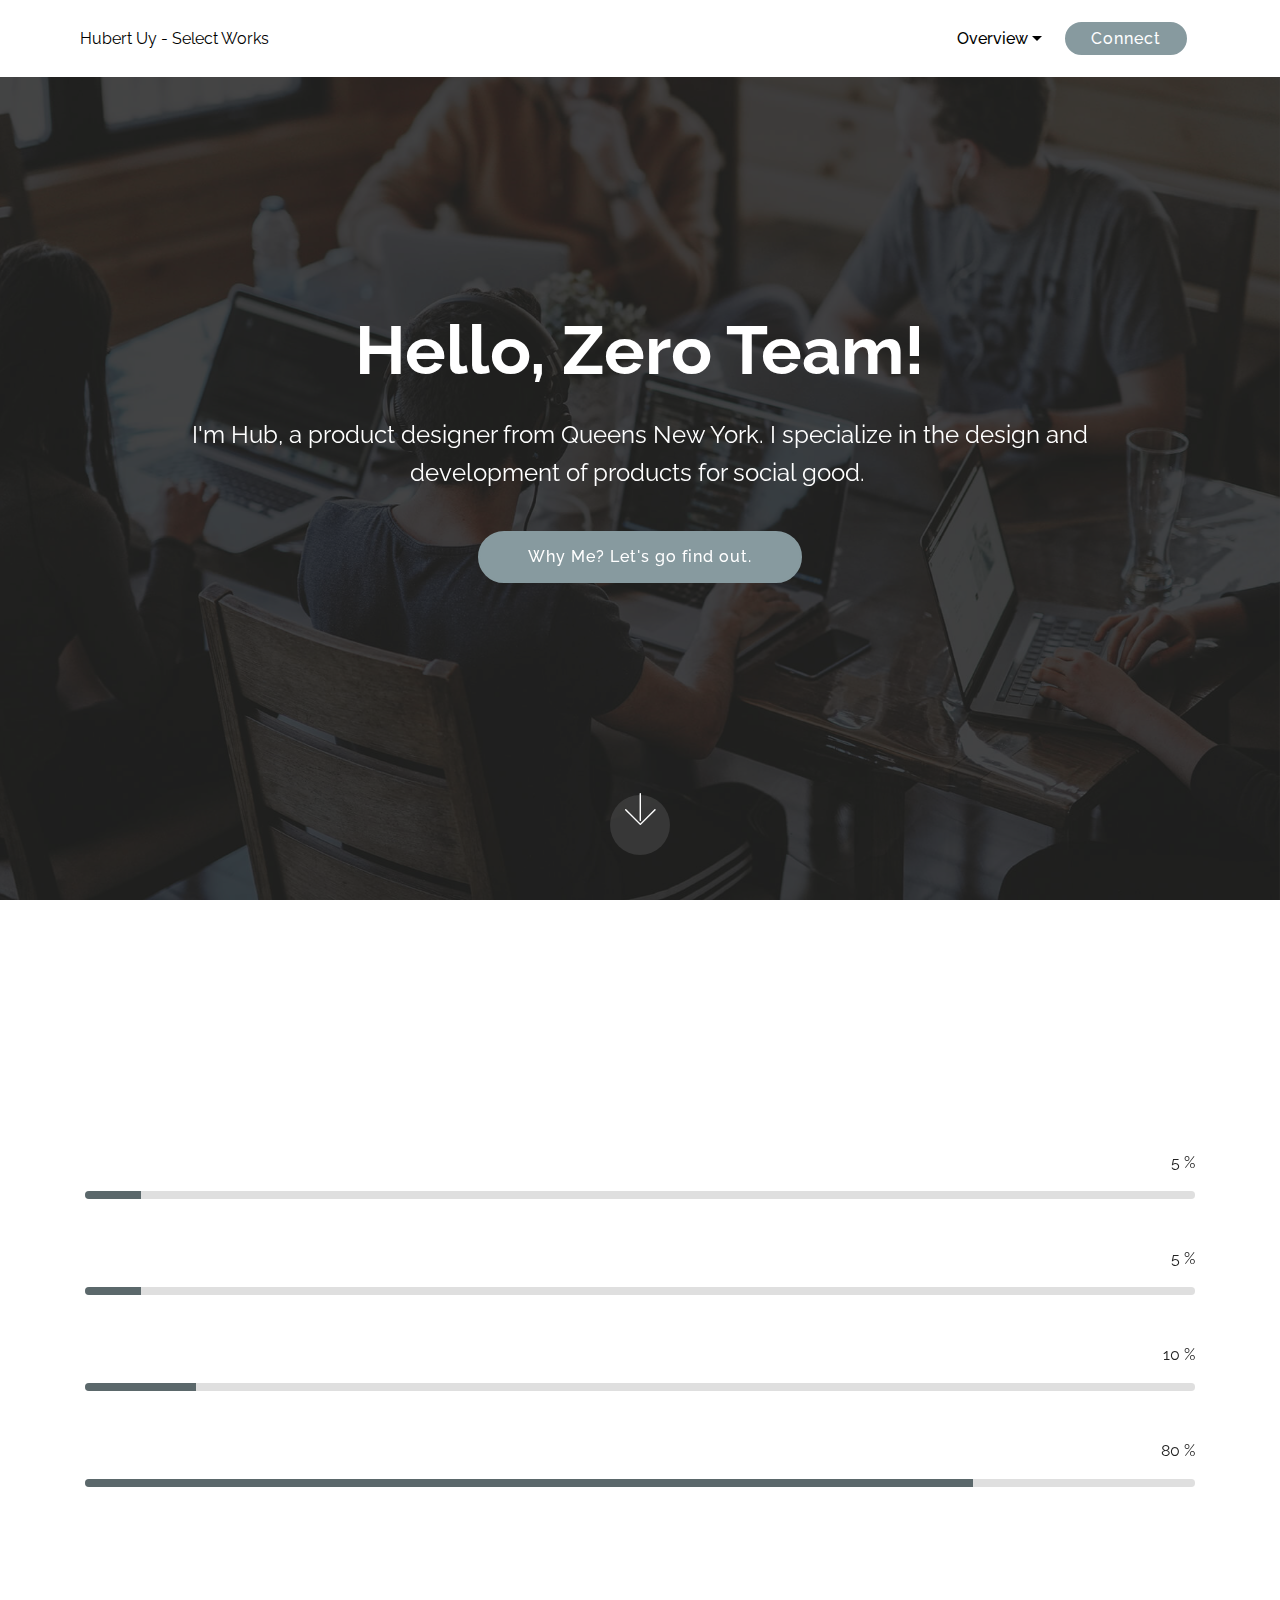
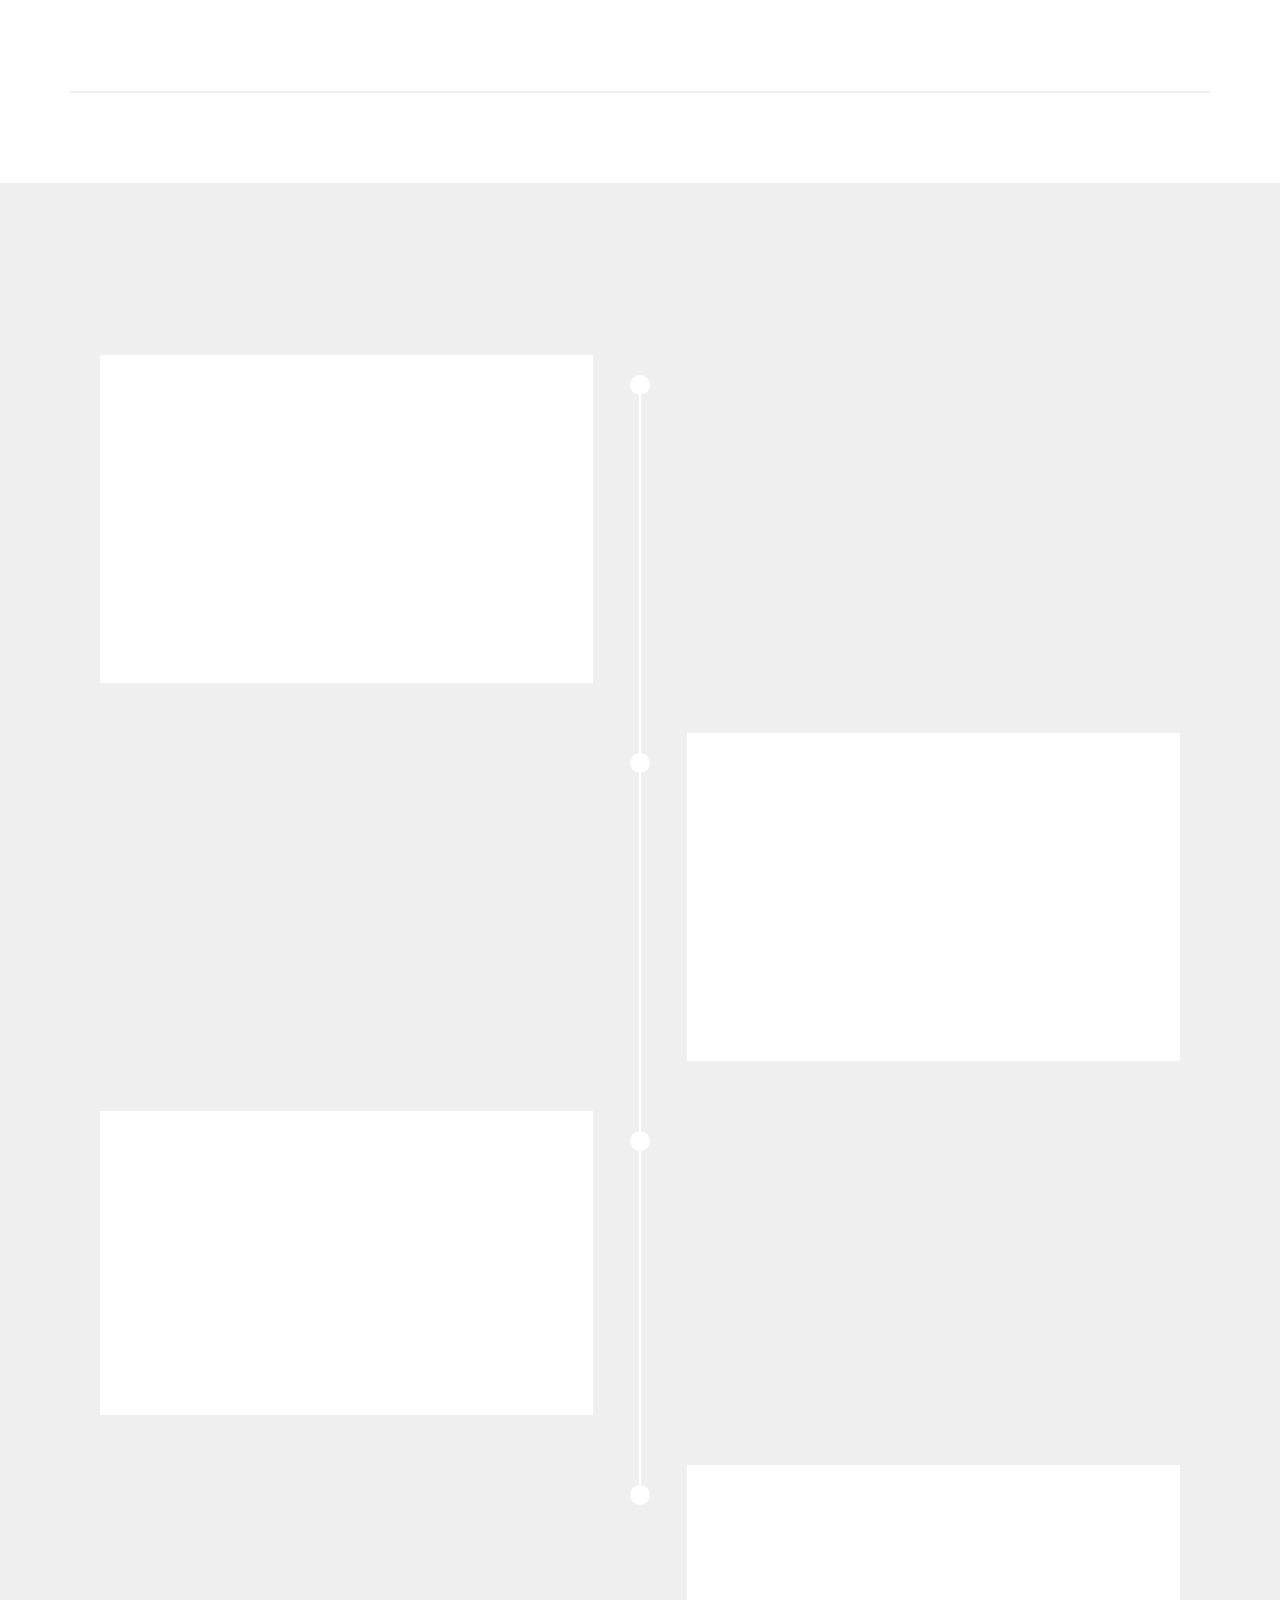
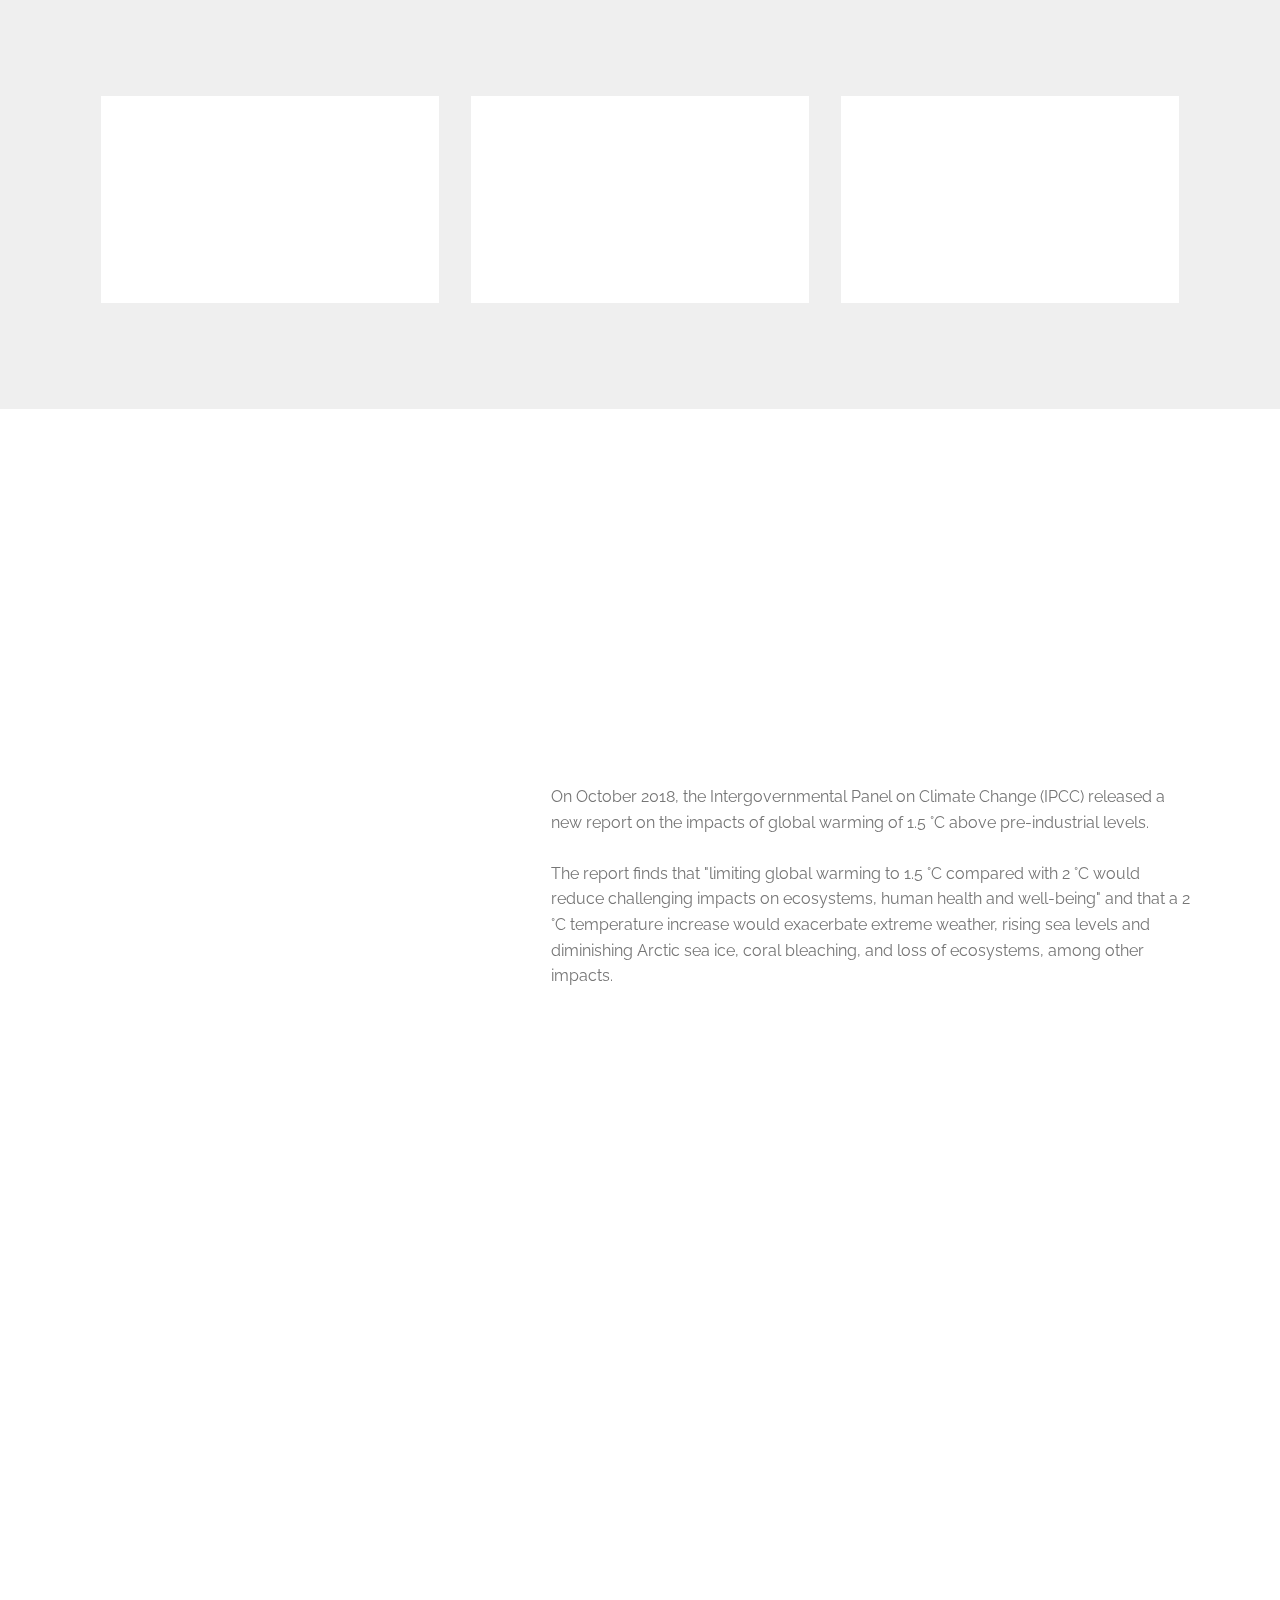
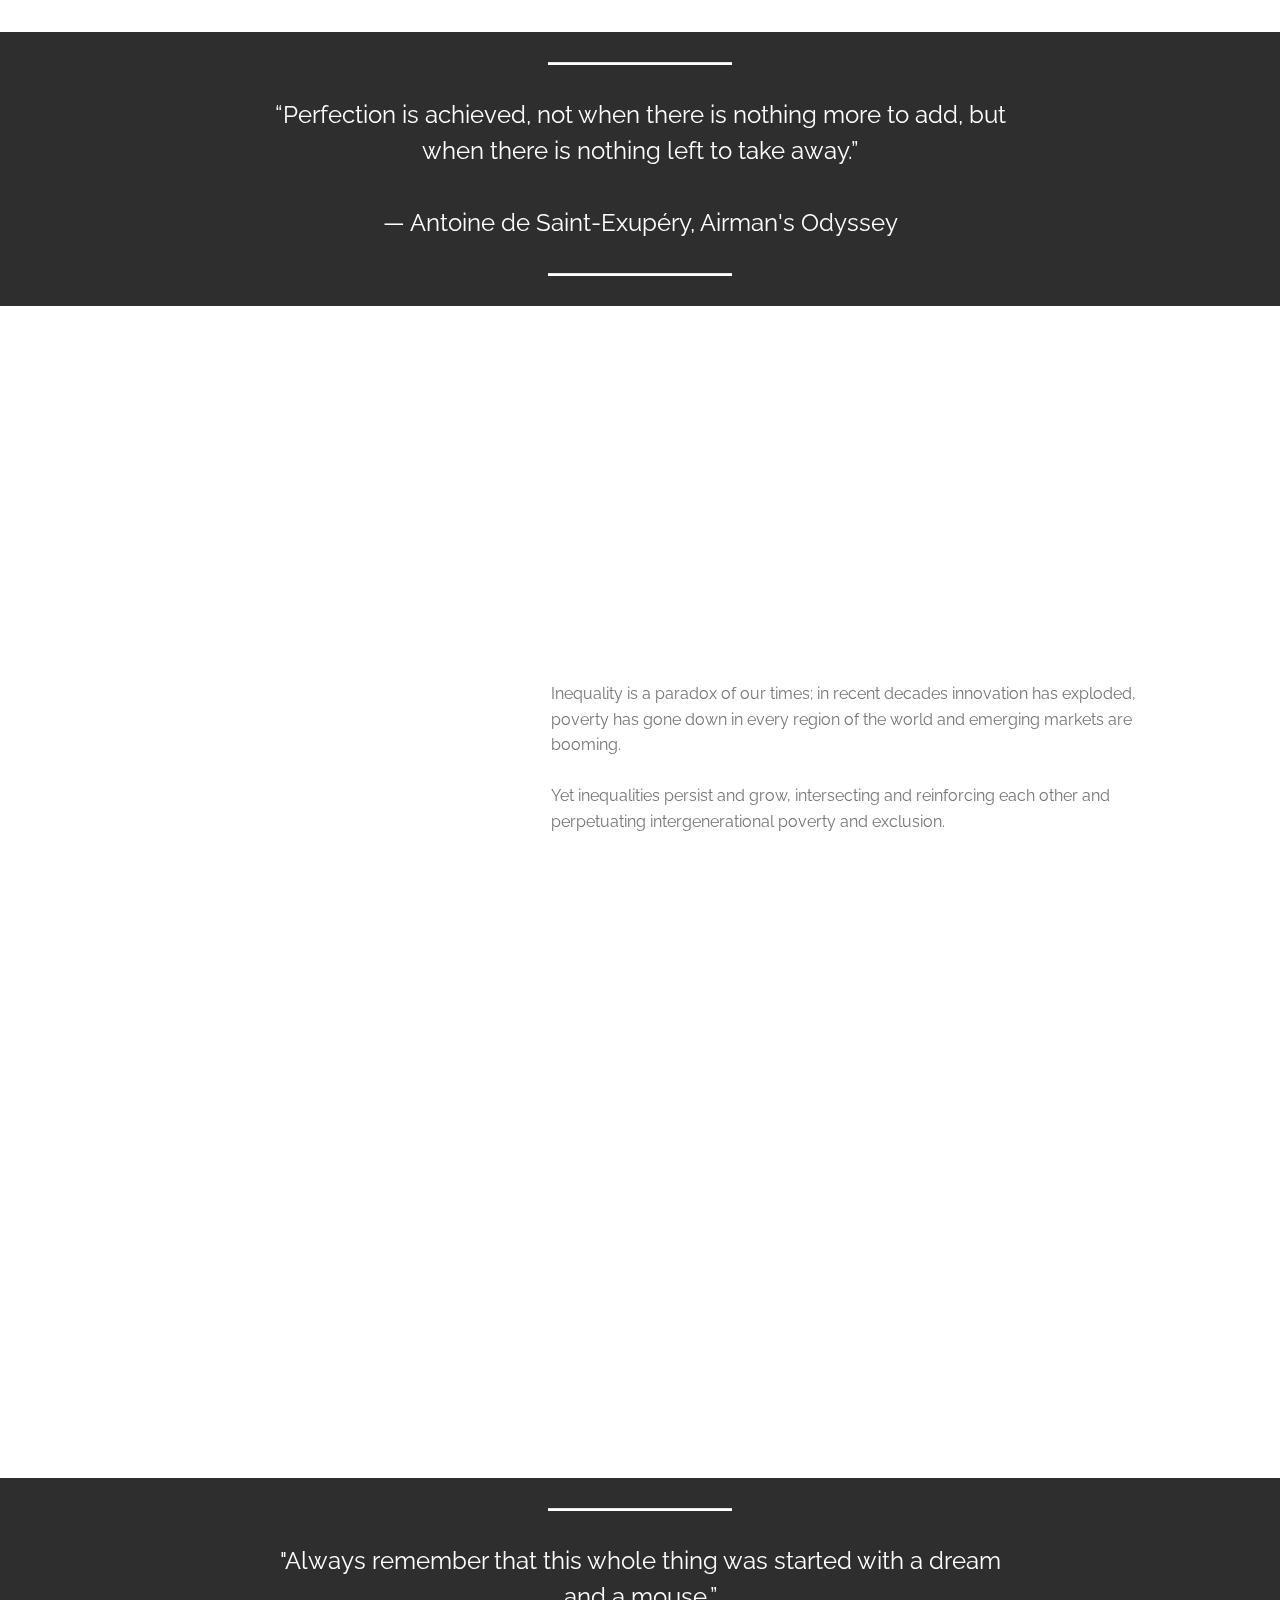
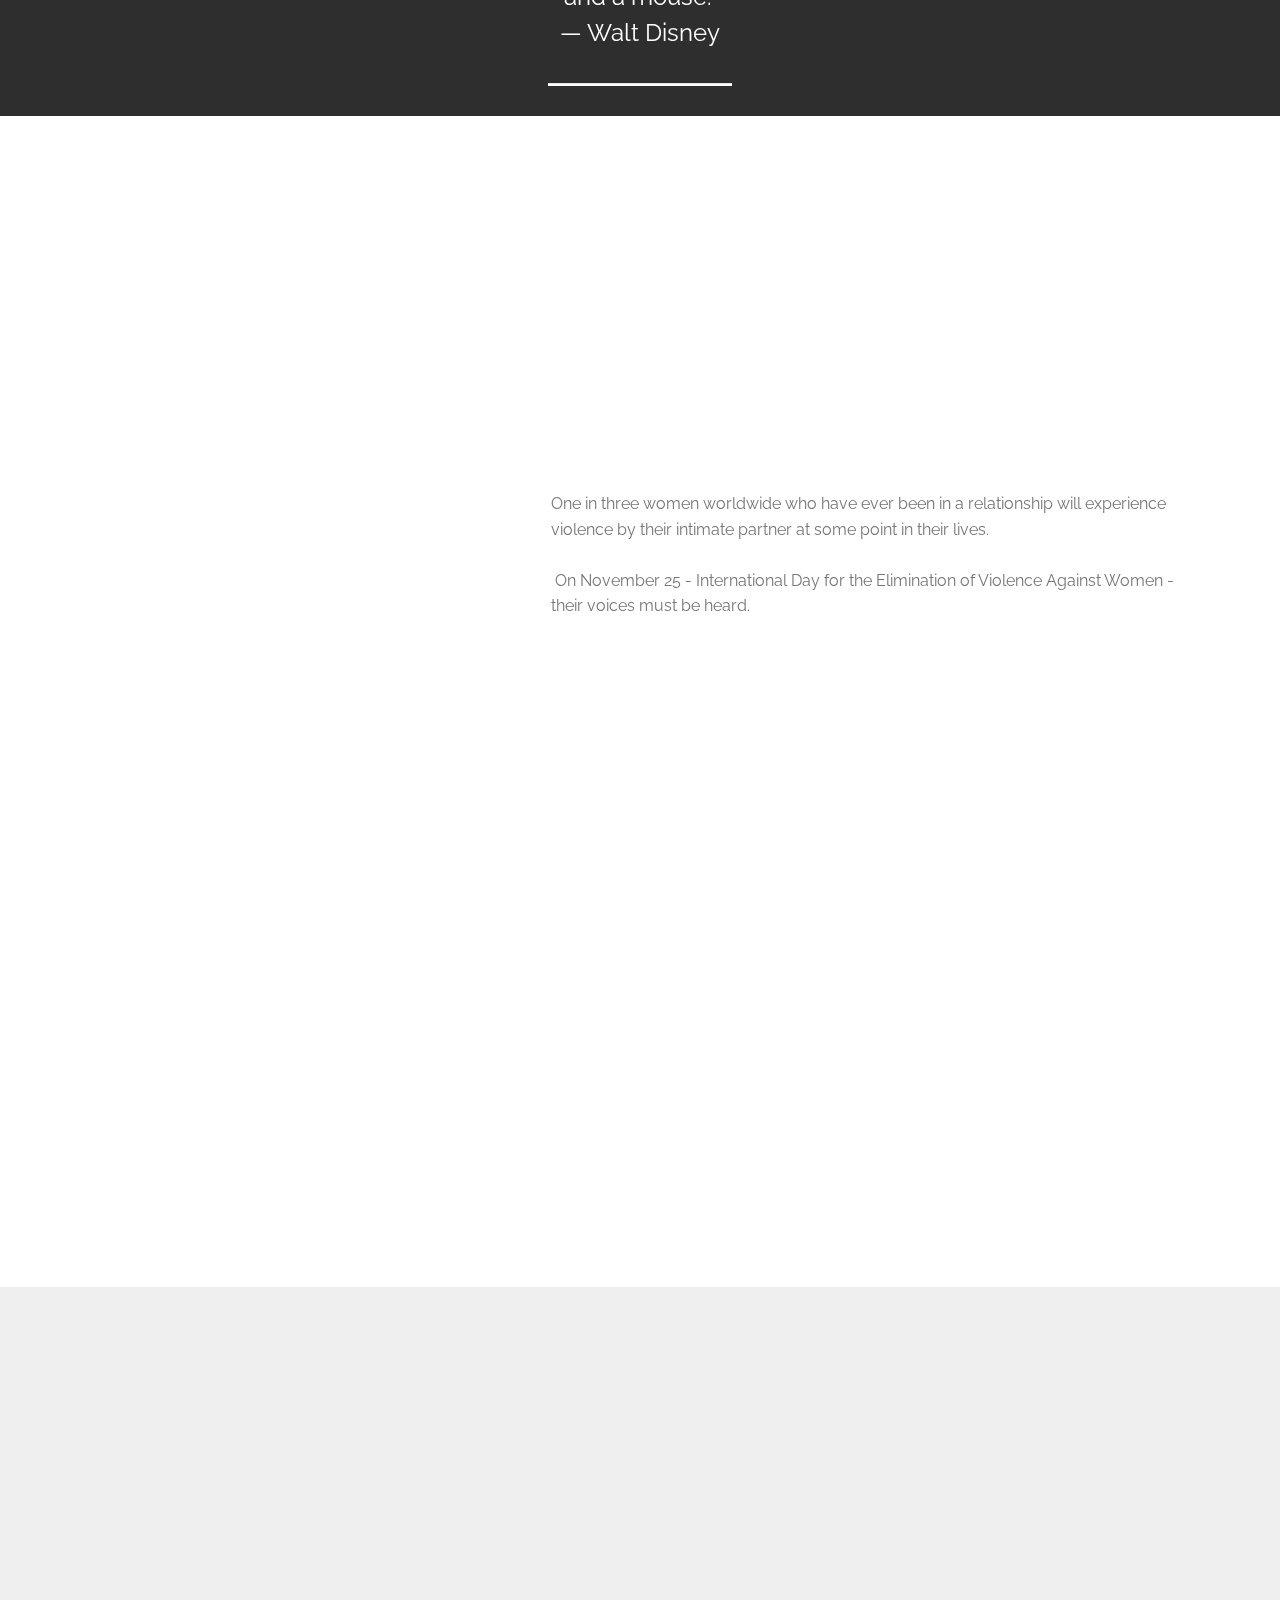
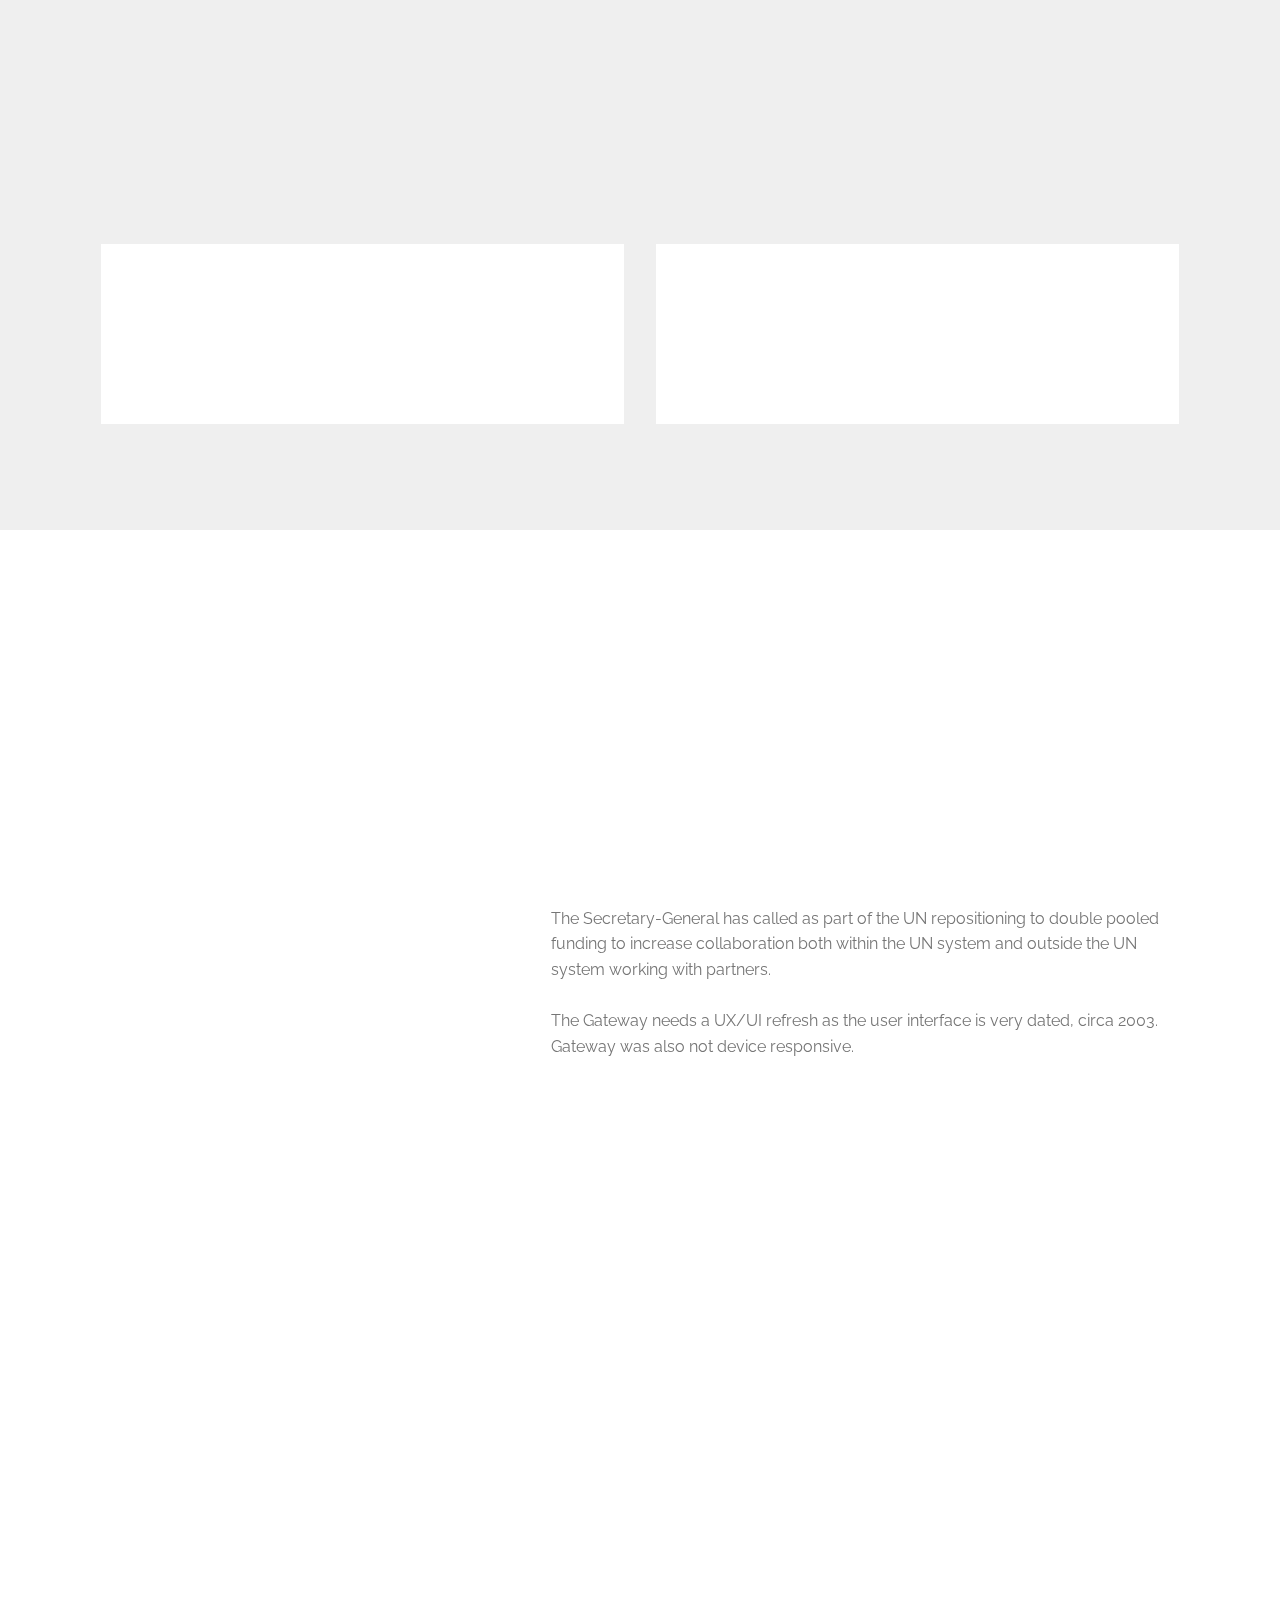
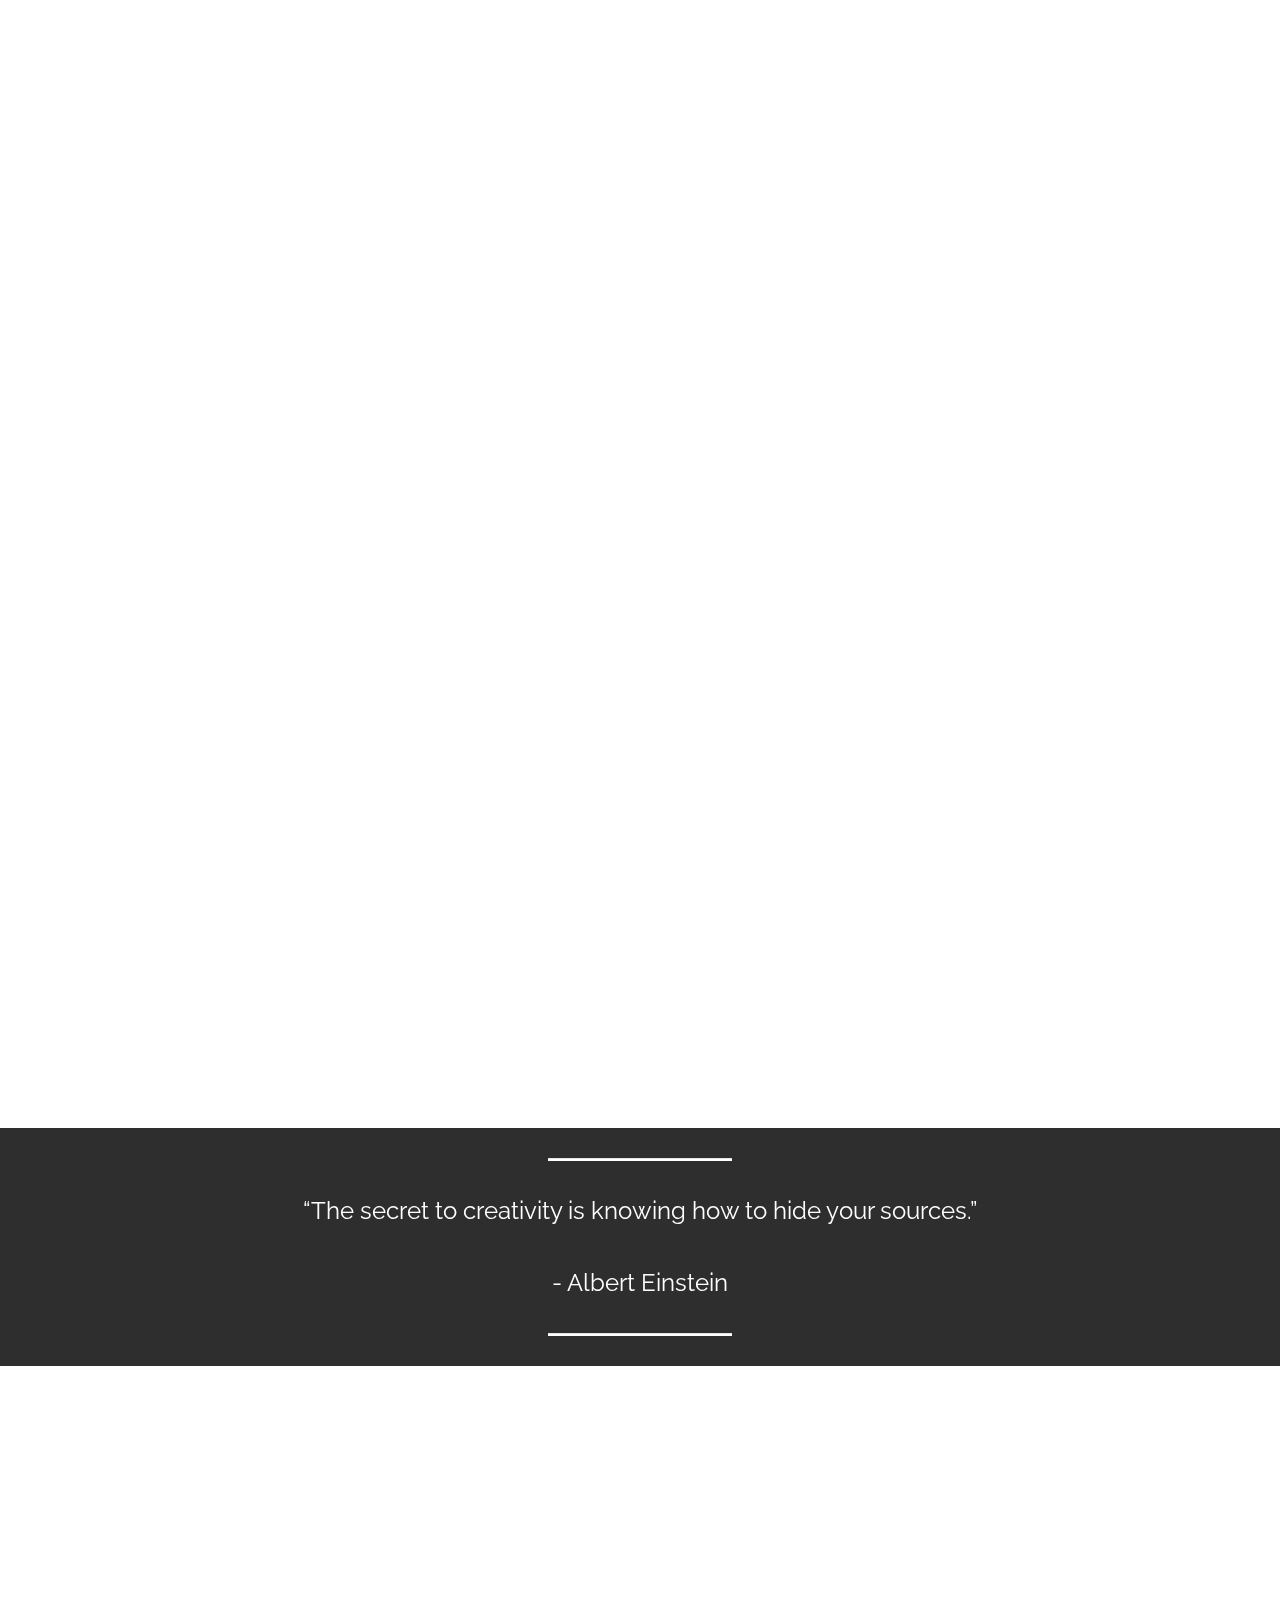
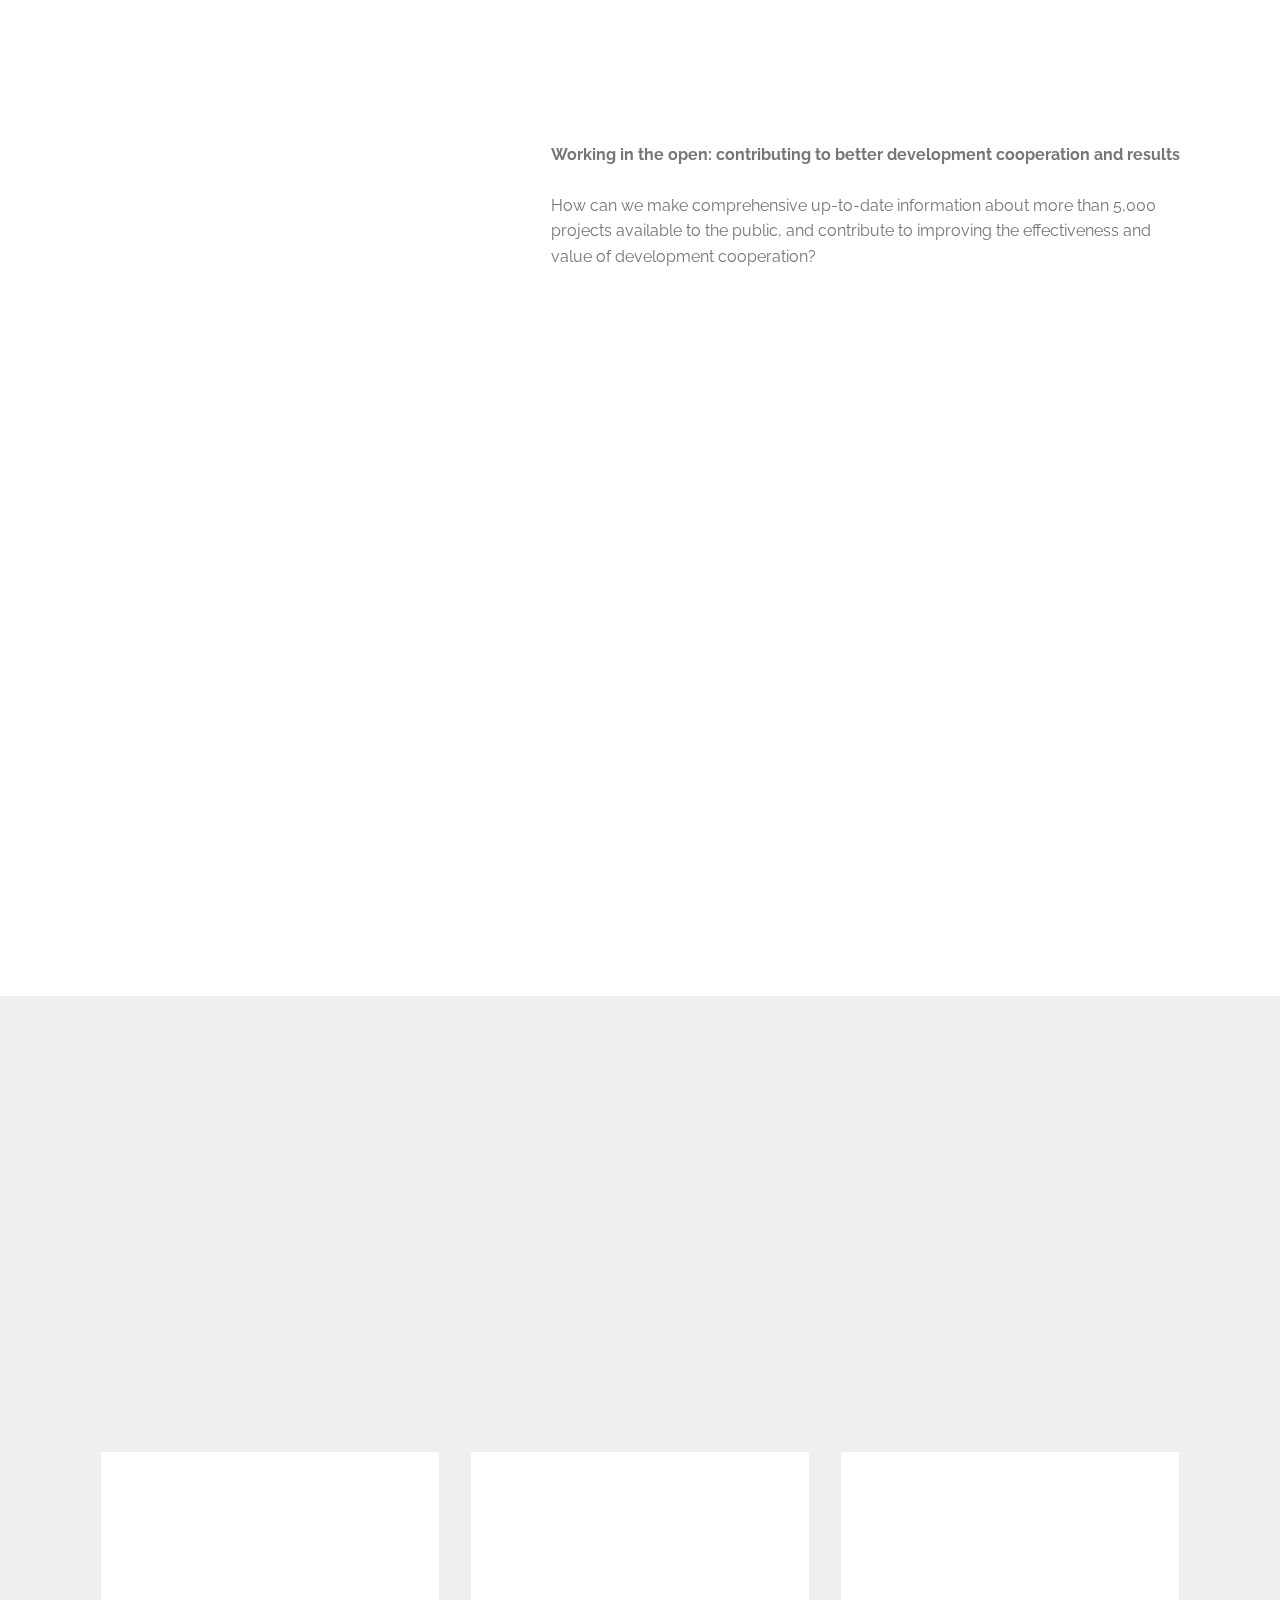
<file: Zero/index.html>
<!DOCTYPE html>
<html  >
<head>
  <!-- Site made with Mobirise Website Builder v4.10.8, https://mobirise.com -->
  <meta charset="UTF-8">
  <meta http-equiv="X-UA-Compatible" content="IE=edge">
  <meta name="generator" content="Mobirise v4.10.8, mobirise.com">
  <meta name="viewport" content="width=device-width, initial-scale=1, minimum-scale=1">
  <link rel="shortcut icon" href="assets/images/un-emblem-blue.svg" type="image/x-icon">
  <meta name="description" content="">
  
  <title>Hubert Uy - Portfolio Review</title>
  <link rel="stylesheet" href="assets/web/assets/mobirise-icons/mobirise-icons.css">
  <link rel="stylesheet" href="assets/tether/tether.min.css">
  <link rel="stylesheet" href="assets/bootstrap/css/bootstrap.min.css">
  <link rel="stylesheet" href="assets/bootstrap/css/bootstrap-grid.min.css">
  <link rel="stylesheet" href="assets/bootstrap/css/bootstrap-reboot.min.css">
  <link rel="stylesheet" href="assets/dropdown/css/style.css">
  <link rel="stylesheet" href="assets/animatecss/animate.min.css">
  <link rel="stylesheet" href="assets/theme/css/style.css">
  <link rel="stylesheet" href="assets/mobirise/css/mbr-additional.css" type="text/css">
  
  
  
</head>
<body>
  <section class="menu cid-rBYt2z3Xuo" once="menu" id="menu2-1c">

    

    <nav class="navbar navbar-expand beta-menu navbar-dropdown align-items-center navbar-fixed-top navbar-toggleable-sm">
        <button class="navbar-toggler navbar-toggler-right" type="button" data-toggle="collapse" data-target="#navbarSupportedContent" aria-controls="navbarSupportedContent" aria-expanded="false" aria-label="Toggle navigation">
            <div class="hamburger">
                <span></span>
                <span></span>
                <span></span>
                <span></span>
            </div>
        </button>
        <div class="menu-logo">
            <div class="navbar-brand">
                
                <span class="navbar-caption-wrap"><a class="navbar-caption text-black display-7" href="index.html"><span style="font-weight: normal;">
                        Hubert Uy - Select Works</span></a></span>
            </div>
        </div>
        <div class="collapse navbar-collapse" id="navbarSupportedContent">
            <ul class="navbar-nav nav-dropdown" data-app-modern-menu="true"><li class="nav-item dropdown">
                    <a class="nav-link link text-black dropdown-toggle display-7" href="index.html#header12-9" data-toggle="dropdown-submenu" aria-expanded="true">Overview</a><div class="dropdown-menu"><a class="text-black dropdown-item display-7" href="index.html#features18-c">Stories</a><a class="text-black dropdown-item display-7" href="index.html#features18-f">Transparency</a><a class="text-black dropdown-item display-7" href="index.html#features18-g">Policy</a></div>
                </li></ul>
            <div class="navbar-buttons mbr-section-btn"><a class="btn btn-sm btn-warning display-4" href="index.html#info3-1b">Connect</a></div>
        </div>
    </nav>
</section>

<section class="engine"><a href="https://mobirise.info/h">create your own web page for free</a></section><section class="cid-rBTYa6H3eD mbr-fullscreen mbr-parallax-background" id="header2-0">

    

    <div class="mbr-overlay" style="opacity: 0.8; background-color: rgb(35, 35, 35);"></div>

    <div class="container align-center">
        <div class="row justify-content-md-center">
            <div class="mbr-white col-md-10">
                <h1 class="mbr-section-title mbr-bold pb-3 mbr-fonts-style display-1">
                    Hello, Zero Team!</h1>
                
                <p class="mbr-text pb-3 mbr-fonts-style display-5">
                    I'm Hub, a product designer from Queens New York. I specialize in the design and development of products for social good.&nbsp;</p>
                <div class="mbr-section-btn"><a class="btn btn-md btn-warning display-4" href="index.html#progress-bars1-o">Why Me? Let's go find out.</a></div>
            </div>
        </div>
    </div>
    <div class="mbr-arrow hidden-sm-down" aria-hidden="true">
        <a href="#next">
            <i class="mbri-down mbr-iconfont"></i>
        </a>
    </div>
</section>

<section class="progress-bars1 cid-rBWOB4Be6b" id="progress-bars1-o">
    
    

    

    <div class="container">
        <h2 class="mbr-section-title pb-2 align-center mbr-fonts-style display-2">
            Contents<br><br></h2>

        

        <div class="progress_elements">
            <div class="progress1 pb-5">
                <div class="title-wrap">
                    <div class="progressbar-title mbr-fonts-style display-7">
                        <p>
                            About me</p>
                    </div>
                    <div class="progress_value mbr-fonts-style display-7">
                        <div class="progressbar-number"></div>
                        <span>%</span>
                    </div>
                </div>
                <progress class="progress progress-primary" max="100" value="5">
                </progress>
            </div>
            
            <div class="progress2 pb-5">
                <div class="title-wrap">
                    <div class="progressbar-title mbr-fonts-style display-7">
                        <p>
                           My design philosophy</p>
                    </div>
                <div class="progress_value mbr-fonts-style display-7">
                    <div class="progressbar-number"></div>
                    <span>%</span>
                </div>
                </div>
                <progress class="progress progress-primary" max="100" value="5">
                </progress>
            </div>
            
            <div class="progress3 pb-5">
                <div class="title-wrap">
                    <div class="progressbar-title mbr-fonts-style display-7">
                        <p>My design process</p>
                    </div>
                    <div class="progress_value mbr-fonts-style display-7">
                        <div class="progressbar-number"></div>
                        <span>%</span>
                    </div>
                </div>
                <progress class="progress progress-primary" max="100" value="10">
                </progress>
            </div>
            
            <div class="progress4">
                <div class="title-wrap">
                    <div class="progressbar-title mbr-fonts-style display-7">
                        <p>
                            Portfolio review</p>
                    </div>
                <div class="progress_value mbr-fonts-style display-7">
                    <div class="progressbar-number"></div>
                    <span>%</span>
                </div>
                </div>
                <progress class="progress progress-primary" max="100" value="80">
                </progress>
            </div>
        </div>
    </div>
</section>

<section class="counters3 counters cid-rBU1vu0GDt" id="counters3-3">

    

    

    <div class="container pt-4 mt-2">
        <h2 class="mbr-section-title pb-3 align-center mbr-fonts-style display-2">
                    About Me<br></h2>
        <h3 class="mbr-section-subtitle pb-5 align-center mbr-fonts-style display-5">Scrappy and bootstrappy</h3>
        <div class="media-container-row">
            <div class="media-block m-auto" style="width: 36%;">
                <div class="mbr-figure">
                    <img src="assets/images/15385166721068297571-890x1187.jpg" alt="" title="">
                </div>
            </div>
            <div class="cards-block">
                <div class="cards-container">
                    <div class="card px-3 align-left col-12">
                        <div class="panel-item p-4 d-flex align-items-center">
                            <div class="card-img pr-3 d-flex align-items-center align-left">
                                
                                <h3 class="count py-3 mbr-fonts-style display-2">
                                    3</h3>
                            </div>
                            <div class="card-text">
                                <h4 class="mbr-content-title mbr-bold mbr-fonts-style display-7">
                                    Years in design for social good</h4>
                                <p class="mbr-content-text mbr-fonts-style display-7">At the UN fighting for global development and Renew Queens to help people in the projects to have access to opportunities.&nbsp;<br></p>
                            </div>
                        </div>
                    </div>
                    <div class="card px-3 align-left col-12">
                        <div class="panel-item p-4 d-flex align-items-center">
                            <div class="card-img pr-3 d-flex align-items-center align-left">
                                
                                <h3 class="count py-3 mbr-fonts-style display-2">
                                    6</h3>
                            </div>
                            <div class="card-text">
                                <h4 class="mbr-content-title mbr-bold mbr-fonts-style display-7">
                                    Years in advertising and media</h4>
                                <p class="mbr-content-text mbr-fonts-style display-7">
                                    From agency to publisher, I've come full circle helping big brands like Google, Nestle and small businesses connect with users.&nbsp;</p>
                            </div>
                        </div>
                    </div>
                    <div class="card px-3 align-left col-12">
                        <div class="panel-item p-4 d-flex align-items-center">
                            <div class="card-img pr-3 d-flex align-items-center align-left">
                                
                                <h3 class="count py-3 mbr-fonts-style display-2">
                                    2
                                </h3>
                            </div>
                            <div class="card-text">
                                <h4 class="mbr-content-title mbr-bold mbr-fonts-style display-7">
                                    Years of graduate studies</h4>
                                <p class="mbr-content-text mbr-fonts-style display-7">I earned my Masters degree on interaction design from NYU's Interactive Telecommunications Program&nbsp;</p>
                            </div>
                        </div>
                    </div>
                    <div class="card px-3 align-left col-12">
                        <div class="panel-item p-4 d-flex align-items-center">
                            <div class="card-img pr-3 d-flex align-items-center align-left">
                                
                                <h3 class="count py-3 mbr-fonts-style display-2">800</h3>
                            </div>
                            <div class="card-texts">
                                <h4 class="mbr-content-title mbr-bold mbr-fonts-style display-7">
                                    Hours of research and self-study</h4>
                                <p class="mbr-content-text mbr-fonts-style display-7">Experimenting with new technologies and researching new design systems to add to my quiver</p>
                            </div>
                        </div>
                    </div>
                </div>
            </div>
        </div>
    </div>
</section>

<section class="counters5 counters cid-rBU0DtHuLX" id="counters5-2">

    

    

    <div class="container pt-4 mt-2">
        <h2 class="mbr-section-title pb-3 align-center mbr-fonts-style display-2">Design Manifesto<br><br></h2>
        
        <div class="row justify-content-center">
            <div class="cards-block">
                <div class="cards-container">
                    <div class="card px-3 align-left col-12">
                        <div class="panel-item p-4 d-flex">
                            <div class="card-img pr-3">
                                <h3 class="img-text d-flex align-items-center justify-content-center">
                                    1
                                </h3>
                            </div>
                            <div class="card-text">
                                <h4 class="mbr-content-title mbr-bold mbr-fonts-style display-7">I believe in empathy</h4>
                                <p class="mbr-content-text mbr-fonts-style display-7">I believe empathy makes a designer in and of the world. </p>
                            </div>
                        </div>
                    </div>
                    <div class="card px-3 align-left col-12">
                        <div class="panel-item p-4 d-flex">
                            <div class="card-img pr-3">
                                <h3 class="img-text d-flex align-items-center justify-content-center">
                                    2
                                </h3>
                            </div>
                            <div class="card-text">
                                <h4 class="mbr-content-title mbr-bold mbr-fonts-style display-7">I believe in being honest</h4>
                                <p class="mbr-content-text mbr-fonts-style display-7">I believe not everything that can be (re)designed should be (re)designed.</p>
                            </div>
                        </div>
                    </div>
                    <div class="card px-3 align-left col-12">
                        <div class="panel-item p-4 d-flex">
                            <div class="card-img pr-3">
                                <h3 class="img-text d-flex align-items-center justify-content-center">
                                    3
                                </h3>
                            </div>
                            <div class="card-text">
                                <h4 class="mbr-content-title mbr-bold mbr-fonts-style display-7">I believe in friction</h4>
                                <p class="mbr-content-text mbr-fonts-style display-7">
                                    I believe that healthy friction generates healthy collaboration.</p>
                            </div>
                        </div>
                    </div>
                    <div class="card px-3 align-left col-12">
                        <div class="panel-item p-4 d-flex">
                            <div class="card-img pr-3">
                                <h3 class="img-text d-flex align-items-center justify-content-center">
                                    4
                                </h3>
                            </div>
                            <div class="card-texts">
                                <h4 class="mbr-content-title mbr-bold mbr-fonts-style display-7">I believe in stories</h4>
                                <p class="mbr-content-text mbr-fonts-style display-7">
                                    I believe that designers are storytellers and that great design tells a story. </p>
                            </div>
                        </div>
                    </div>
                </div>
            </div>
        </div>
    </div>
</section>

<section class="timeline1 cid-rBUdp8DerZ" id="timeline1-7">

    

    

    <div class="container align-center">
        <h2 class="mbr-section-title pb-3 mbr-fonts-style display-2">
            Design Process</h2>
        

        <div class="container timelines-container" mbri-timelines="">
            <!--1-->
            <div class="row timeline-element reverse separline">
                 <div class="timeline-date-panel col-xs-12 col-md-6  align-left">         
                    <div class="time-line-date-content">
                        <p class="mbr-timeline-date mbr-fonts-style display-5">
                            2 weeks</p>
                    </div>
                </div>
           <span class="iconBackground"></span>
            <div class="col-xs-12 col-md-6 align-right">
                <div class="timeline-text-content">
                    <h4 class="mbr-timeline-title pb-3 mbr-fonts-style display-5">
                        Research and Discovery</h4>
                    <p class="mbr-timeline-text mbr-fonts-style display-7">
                        Validate the problem, target market and business goalsa and objectives.<br><br>METHODOLOGY<br><br>1. Competitive &amp; industry analysis<br>2. User research &amp; interviews<br>3. Project and stakeholder mapping<br>4. Meetings and wiki<br></p>
                 </div>
            </div>
            </div>
            <!--2-->
            <div class="row timeline-element  separline">
                <div class="timeline-date-panel col-xs-12 col-md-6 align-right">
                    <div class="time-line-date-content">
                        <p class="mbr-timeline-date mbr-fonts-style display-5">
                            1-2 weeks</p>
                    </div>
                </div>
                <span class="iconBackground"></span>
                <div class="col-xs-12 col-md-6 align-left ">
                    <div class="timeline-text-content">
                        <h4 class="mbr-timeline-title pb-3 mbr-fonts-style display-5">
                            Ideation and Prototyping</h4>
                        <p class="mbr-timeline-text mbr-fonts-style display-7">
                            Organize learnings, develop wireframes and prototypes.<br><br>METHODOLOGY<br><br>1. Define MVP<br>2. user journey mapping and page flows<br>3. sketching &amp; wire-framing <br>4. Low-fidelity prototypes<br></p>
                    </div>
                </div>
            </div>
            <!--3-->
            <div class="row timeline-element reverse separline">
                <div class="timeline-date-panel col-xs-12 col-md-6  align-left">
                    <div class="time-line-date-content">
                        <p class="mbr-timeline-date mbr-fonts-style display-5">
                            3 weeks</p>
                    </div>
                </div>
                <span class="iconBackground"></span>
                <div class="col-xs-12 col-md-6 align-right">
                    <div class="timeline-text-content">
                        <h4 class="mbr-timeline-title pb-3 mbr-fonts-style display-5">Collaborative Design</h4>      
                        <p class="mbr-timeline-text mbr-fonts-style display-7">
                            Design internally validated ideas, test with users<br><br>METHODOLOGY<br><br>1. Rapid prototyping of MVP<br>2. Visual design<br>3. Concierge testing<br>4. User testing<br>
                        </p>
                    </div>
                </div>
            </div>
            <!--4-->
            <div class="row timeline-element ">
                <div class="timeline-date-panel col-xs-12 col-md-6 align-right">
                    <div class="time-line-date-content">
                        <p class="mbr-timeline-date mbr-fonts-style display-5">1 month</p>
                    </div>
                </div>
                <span class="iconBackground"></span>
                <div class="col-xs-12 col-md-6 align-left ">
                    <div class="timeline-text-content">
                        <h4 class="mbr-timeline-title pb-3 mbr-fonts-style display-5">Validation and Iteration</h4>
                        <p class="mbr-timeline-text mbr-fonts-style display-7">
                            Validate, learn and plan for next iteration<br><br>METHODOLOGY<br><br>1. Feedback integration<br>2. A/B testing<br>3. Iterative design<br>4. Pivot or preserve<br>
                        </p>
                    </div>
                </div>
            </div>
            <!--5-->
            
            <!--6-->
            
            <!--7-->
            
            <!--8-->
            
            <!--9-->
            
            <!--10-->
            
            <!--11-->
            
            <!--12-->
            
        </div>
    </div>
</section>

<section class="header12 cid-rBUkabb2rN mbr-fullscreen mbr-parallax-background" id="header12-9">

    

    <div class="mbr-overlay" style="opacity: 0.8; background-color: rgb(35, 35, 35);">
    </div>

    <div class="container  ">
            <div class="media-container">
                <div class="col-md-12 align-center">
                    <h1 class="mbr-section-title pb-3 mbr-white mbr-bold mbr-fonts-style display-1">
                        Let's get started</h1>
                    <p class="mbr-text pb-3 mbr-white mbr-fonts-style display-5">At the UN, I primarily design 3 products:&nbsp;</p>
                    

                    <div class="icons-media-container mbr-white">
                        <div class="card col-12 col-md-6 col-lg-4">
                            <div class="icon-block">
                            <a href="index.html#features18-c">
                                <span class="mbr-iconfont mbri-globe"></span>
                            </a>
                            </div>
                            <h5 class="mbr-fonts-style display-5">
                                Stories</h5>
                        </div>

                        <div class="card col-12 col-md-6 col-lg-4">
                            <div class="icon-block">
                                <a href="index.html#features18-f">
                                    <span class="mbr-iconfont mbri-growing-chart"></span>
                                </a>
                            </div>
                            <h5 class="mbr-fonts-style display-5">Transparency</h5>
                        </div>

                        <div class="card col-12 col-md-6 col-lg-4">
                            <div class="icon-block">
                                <a href="index.html#features18-g">
                                    <span class="mbr-iconfont mbri-edit"></span>
                                </a>
                            </div>
                            <h5 class="mbr-fonts-style display-5">Policy</h5>
                        </div>

                        
                    </div>
                </div>
            </div>
    </div>

    <div class="mbr-arrow hidden-sm-down" aria-hidden="true">
        <a href="#next">
            <i class="mbri-down mbr-iconfont"></i>
        </a>
    </div>
</section>

<section class="features18 popup-btn-cards cid-rBV2W8r76J" id="features18-c">

    

    
    <div class="container">
        <h2 class="mbr-section-title pb-3 align-center mbr-fonts-style display-2">
            Stories</h2>
        <h3 class="mbr-section-subtitle display-5 align-center mbr-fonts-style mbr-light">Interactives that inform the general public on the state of sustainable development, inspire action as well as rally support from our donors and partners.</h3>
        <div class="media-container-row pt-5 ">
            <div class="card p-3 col-12 col-md-6 col-lg-4">
                <div class="card-wrapper ">
                    <div class="card-img">
                        <div class="mbr-overlay"></div>
                        <div class="mbr-section-btn text-center"><a href="index.html#tabs4-l" class="btn btn-warning display-4">Learn More</a></div>
                        <img src="assets/images/screen-shot-2019-09-13-at-2.20.17-am-676x363.png" alt="Mobirise" title="">
                    </div>
                    <div class="card-box">
                        <h4 class="card-title mbr-fonts-style display-7">
                            If we do nothing</h4>
                        <p class="mbr-text mbr-fonts-style align-left display-7">An immersive story that shows how 1.5 degrees of global warming sets off a chain reaction of irreversable global consequence..</p>
                    </div>
                </div>
            </div>
            <div class="card p-3 col-12 col-md-6 col-lg-4">
                <div class="card-wrapper">
                    <div class="card-img">
                        <div class="mbr-overlay"></div>
                        <div class="mbr-section-btn text-center"><a href="index.html#tabs4-p" class="btn btn-warning display-4">Learn More</a></div>
                        <img src="assets/images/screen-shot-2019-09-13-at-2.19.08-am-676x363.png" alt="Mobirise" title="">
                    </div>
                    <div class="card-box">
                        <h4 class="card-title mbr-fonts-style display-7">
                            Widening inequality</h4>
                        <p class="mbr-text mbr-fonts-style display-7">
                           There is more to inequality than income. Inequality is multi-dimentional and is the root cause of all development issues.&nbsp;</p>
                    </div>
                </div>
            </div>

            <div class="card p-3 col-12 col-md-6 col-lg-4">
                <div class="card-wrapper">
                    <div class="card-img">
                        <div class="mbr-overlay"></div>
                        <div class="mbr-section-btn text-center"><a href="index.html#tabs4-u" class="btn btn-warning display-4">Learn More</a></div>
                        <img src="assets/images/screen-shot-2019-09-13-at-2.13.08-am-676x363.png" alt="Mobirise" title="">
                    </div>
                    <div class="card-box">
                        <h4 class="card-title mbr-fonts-style display-7">A story of survival</h4>
                        <p class="mbr-text mbr-fonts-style display-7">
                            One in three women worldwide who have ever been in a relationship will experience violence by their intimate partner at some point in their lives.
                        </p>
                    </div>
                </div>
            </div>

            
        </div>
    </div>
</section>

<section class="tabs4 cid-rBWvHZ35rS" id="tabs4-l">

    

    

    <div class="container">
        <h2 class="mbr-section-title align-center pb-3 mbr-fonts-style display-2">
            If we do nothing</h2>
        

        <div class="media-container-row mt-5 pt-3">
            <div class="mbr-figure" style="width: 42%;">
                <img src="assets/images/screen-shot-2019-09-13-at-2.20.17-am-804x432.png" alt="Mobirise" title="">
            </div>
            <div class="tabs-container">
                <ul class="nav nav-tabs" role="tablist">
                    <li class="nav-item"><a class="nav-link mbr-fonts-style show active display-7" role="tab" data-toggle="tab" href="#tabs4-l_tab0" aria-selected="true">
                            Problem</a></li>
                    <li class="nav-item"><a class="nav-link mbr-fonts-style show active display-7" role="tab" data-toggle="tab" href="#tabs4-l_tab1" aria-selected="true">
                            Insight</a></li>
                    <li class="nav-item"><a class="nav-link mbr-fonts-style show active display-7" role="tab" data-toggle="tab" href="#tabs4-l_tab2" aria-selected="true">
                            Solution</a></li>
                    
                    
                    
                </ul>
                <div class="tab-content">
                    <div id="tab1" class="tab-pane in active" role="tabpanel">
                        <div class="row">
                            <div class="col-md-12">
                                <p class="mbr-text py-5 mbr-fonts-style display-7">On October 2018, the Intergovernmental Panel on Climate Change (IPCC) released a new report on the impacts of global warming of 1.5 °C above pre-industrial levels.<br><br>The report finds that "limiting global warming to 1.5 °C compared with 2 °C would reduce challenging impacts on ecosystems, human health and well-being" and that a 2 °C temperature increase would exacerbate extreme weather, rising sea levels and diminishing Arctic sea ice, coral bleaching, and loss of ecosystems, among other impacts.<br></p>
                            </div>
                        </div>
                    </div>
                    <div id="tab2" class="tab-pane" role="tabpanel">
                        <div class="row">
                            <div class="col-md-12">
                                <p class="mbr-text py-5 mbr-fonts-style display-7">To the average person, the report is just another report, full of scientific and political jargon. <br><br>While the report is useful to policymakers, the report fails to make it clear to the general public the underlying message -- that we're simply running out of time.&nbsp;<br></p>
                            </div>
                        </div>
                    </div>
                    <div id="tab3" class="tab-pane" role="tabpanel">
                        <div class="row">
                            <div class="col-md-12">
                                <p class="mbr-text py-5 mbr-fonts-style display-7">We created an immersive interactive that shows clearly the chain reaction that results in 1.5 degrees of warming, tangibly showing how it will affect (or is already affecting) the lives of people around the world.&nbsp;</p>
                            </div>
                        </div>
                    </div>
                    <div id="tab4" class="tab-pane" role="tabpanel">
                        <div class="row">
                            <div class="col-md-12">
                                <p class="mbr-text py-5 mbr-fonts-style display-7">
                                    Sites made with Mobirise are 100% mobile-friendly according the latest Google Test and Google loves those websites (officially)!
                                </p>
                            </div>
                        </div>
                    </div>
                    <div id="tab5" class="tab-pane" role="tabpanel">
                        <div class="row">
                            <div class="col-md-12">
                                <p class="mbr-text py-5 mbr-fonts-style display-7">
                                    Mobirise themes are based on Bootstrap 3 and Bootstrap 4 - most powerful mobile first framework. Now, even if you're not code-savvy, you can be a part of an exciting growing bootstrap community.
                                </p>
                            </div>
                        </div>
                    </div>
                    <div id="tab6" class="tab-pane" role="tabpanel">
                        <div class="row">
                            <div class="col-md-12">
                                <p class="mbr-text py-5 mbr-fonts-style display-7">
                                    Choose from the large selection of latest pre-made blocks - full-screen intro, bootstrap carousel, content slider, responsive image gallery with lightbox, parallax scrolling, video backgrounds, hamburger menu, sticky header and more.
                                </p>
                            </div>
                        </div>
                    </div>
                </div>
            </div>
        </div>
    </div>
</section>

<section class="mbr-section content7 cid-rBWxCCSTOr" id="content7-n">
          
    

    <div class="container">
        <div class="media-container-row">
            <div class="col-12 col-md-10">
                <div class="media-container-row">
                    <div class="media-content">
                        <div class="mbr-section-text">
                            <p class="mbr-text align-right mb-0 mbr-fonts-style display-7">The slide show experience was key to the success of this product. It forced users to slow down and absorb and immerse.&nbsp;<br><br>The long timing and length of the product was also intentional. We wanted users to visually see how the chain reaction affects their lives and the lives of people around the world.&nbsp;</p>
                        </div>
                    </div>
                    <div class="mbr-figure" style="width: 60%;">
                     <img src="assets/images/screen-shot-2019-09-13-at-3.51.34-am-574x308.png" alt="Mobirise" title="">  
                    </div>
                </div>
            </div>
        </div>
    </div>
</section>

<section class="mbr-section content8 cid-rBWx9sNW83" id="content8-m">

    

    <div class="container">
        <div class="media-container-row title">
            <div class="col-12 col-md-8">
                <div class="mbr-section-btn align-center"><a class="btn btn-warning display-4" href="https://sdgs.undp.org/2019-climate/" target="_blank">Visit Site</a></div>
            </div>
        </div>
    </div>
</section>

<section class="mbr-section article content10 cid-rBWRl8J5HY" id="content10-q">
    
     

    <div class="container">
        <div class="inner-container" style="width: 66%;">
            <hr class="line" style="width: 25%;">
            <div class="section-text align-center mbr-white mbr-fonts-style display-5">“Perfection is achieved, not when there is nothing more to add, but when there is nothing left to take away.”<div><br></div><div>― Antoine de Saint-Exupéry, Airman's Odyssey</div></div>
            <hr class="line" style="width: 25%;">
        </div>
    </div>
</section>

<section class="tabs4 cid-rBWQDwfUnR" id="tabs4-p">

    

    

    <div class="container">
        <h2 class="mbr-section-title align-center pb-3 mbr-fonts-style display-2">
            Widening inequality</h2>
        

        <div class="media-container-row mt-5 pt-3">
            <div class="mbr-figure" style="width: 42%;">
                <img src="assets/images/screen-shot-2019-09-13-at-2.19.08-am-804x432.png" alt="Mobirise" title="">
            </div>
            <div class="tabs-container">
                <ul class="nav nav-tabs" role="tablist">
                    <li class="nav-item"><a class="nav-link mbr-fonts-style show active display-7" role="tab" data-toggle="tab" href="#tabs4-p_tab0" aria-selected="true">
                            Problem</a></li>
                    <li class="nav-item"><a class="nav-link mbr-fonts-style show active display-7" role="tab" data-toggle="tab" href="#tabs4-p_tab1" aria-selected="true">
                            Insight</a></li>
                    <li class="nav-item"><a class="nav-link mbr-fonts-style show active display-7" role="tab" data-toggle="tab" href="#tabs4-p_tab2" aria-selected="true">
                            Solution</a></li>
                    
                    
                    
                </ul>
                <div class="tab-content">
                    <div id="tab1" class="tab-pane in active" role="tabpanel">
                        <div class="row">
                            <div class="col-md-12">
                                <p class="mbr-text py-5 mbr-fonts-style display-7">Inequality is a paradox of our times; in recent decades innovation has exploded, poverty has gone down in every region of the world and emerging markets are booming.<br><br>Yet inequalities persist and grow, intersecting and reinforcing each other and perpetuating intergenerational poverty and exclusion.<br></p>
                            </div>
                        </div>
                    </div>
                    <div id="tab2" class="tab-pane" role="tabpanel">
                        <div class="row">
                            <div class="col-md-12">
                                <p class="mbr-text py-5 mbr-fonts-style display-7">Inequality is not just about wealth or income. It can also be seen in life expectancy, or how easily a person can get healthcare, quality education or public services. There are inequalities between sexes and social groups. Every facet of inequality greatly hampers our ability to meet the SDGs. <br><br>How can we help users understand and measure them all in order to promote sustainable development?<br></p>
                            </div>
                        </div>
                    </div>
                    <div id="tab3" class="tab-pane" role="tabpanel">
                        <div class="row">
                            <div class="col-md-12">
                                <p class="mbr-text py-5 mbr-fonts-style display-7">Help users understand the concept by starting the story with urgency, create cliff notes so that facts are easier to digest and easily sharable. Create simple charts that show progress.</p>
                            </div>
                        </div>
                    </div>
                    <div id="tab4" class="tab-pane" role="tabpanel">
                        <div class="row">
                            <div class="col-md-12">
                                <p class="mbr-text py-5 mbr-fonts-style display-7">
                                    Sites made with Mobirise are 100% mobile-friendly according the latest Google Test and Google loves those websites (officially)!
                                </p>
                            </div>
                        </div>
                    </div>
                    <div id="tab5" class="tab-pane" role="tabpanel">
                        <div class="row">
                            <div class="col-md-12">
                                <p class="mbr-text py-5 mbr-fonts-style display-7">
                                    Mobirise themes are based on Bootstrap 3 and Bootstrap 4 - most powerful mobile first framework. Now, even if you're not code-savvy, you can be a part of an exciting growing bootstrap community.
                                </p>
                            </div>
                        </div>
                    </div>
                    <div id="tab6" class="tab-pane" role="tabpanel">
                        <div class="row">
                            <div class="col-md-12">
                                <p class="mbr-text py-5 mbr-fonts-style display-7">
                                    Choose from the large selection of latest pre-made blocks - full-screen intro, bootstrap carousel, content slider, responsive image gallery with lightbox, parallax scrolling, video backgrounds, hamburger menu, sticky header and more.
                                </p>
                            </div>
                        </div>
                    </div>
                </div>
            </div>
        </div>
    </div>
</section>

<section class="mbr-section content7 cid-rBXOCthKmK" id="content7-s">
          
    

    <div class="container">
        <div class="media-container-row">
            <div class="col-12 col-md-10">
                <div class="media-container-row">
                    <div class="media-content">
                        <div class="mbr-section-text">
                            <p class="mbr-text align-right mb-0 mbr-fonts-style display-7">The medium is the message. Key to the success of this story is the use of analog in the UI. We used pen and pencil markings, decomposing photos, as well as torn paper to hammer the concept of inequality. This key visual reflects how someone with no access to technology receives the story. &nbsp;</p>
                        </div>
                    </div>
                    <div class="mbr-figure" style="width: 60%;">
                     <img src="assets/images/screen-shot-2019-09-13-at-8.26.42-am-574x308.png" alt="Mobirise" title="">  
                    </div>
                </div>
            </div>
        </div>
    </div>
</section>

<section class="mbr-section content8 cid-rBWRSv7pOh" id="content8-r">

    

    <div class="container">
        <div class="media-container-row title">
            <div class="col-12 col-md-8">
                <div class="mbr-section-btn align-center"><a class="btn btn-warning display-4" href="https://sdgs.undp.org/2019-inequality/en/" target="_blank">Visit Site</a></div>
            </div>
        </div>
    </div>
</section>

<section class="mbr-section article content10 cid-rBXUcuwslD" id="content10-t">
    
     

    <div class="container">
        <div class="inner-container" style="width: 66%;">
            <hr class="line" style="width: 25%;">
            <div class="section-text align-center mbr-white mbr-fonts-style display-5">"Always remember that this whole thing was started with a dream and a mouse.”<br><div>― Walt Disney</div></div>
            <hr class="line" style="width: 25%;">
        </div>
    </div>
</section>

<section class="tabs4 cid-rBXVPY6Ind" id="tabs4-u">

    

    

    <div class="container">
        <h2 class="mbr-section-title align-center pb-3 mbr-fonts-style display-2">
            A story of survival</h2>
        

        <div class="media-container-row mt-5 pt-3">
            <div class="mbr-figure" style="width: 42%;">
                <img src="assets/images/screen-shot-2019-09-13-at-2.13.08-am-804x432.png" alt="Mobirise" title="">
            </div>
            <div class="tabs-container">
                <ul class="nav nav-tabs" role="tablist">
                    <li class="nav-item"><a class="nav-link mbr-fonts-style show active display-7" role="tab" data-toggle="tab" href="#tabs4-l_tab0" aria-selected="true">
                            Problem</a></li>
                    <li class="nav-item"><a class="nav-link mbr-fonts-style show active display-7" role="tab" data-toggle="tab" href="#tabs4-u_tab1" aria-selected="true">
                            Insight</a></li>
                    <li class="nav-item"><a class="nav-link mbr-fonts-style show active display-7" role="tab" data-toggle="tab" href="#tabs4-u_tab2" aria-selected="true">
                            Solution</a></li>
                    
                    
                    
                </ul>
                <div class="tab-content">
                    <div id="tab1" class="tab-pane in active" role="tabpanel">
                        <div class="row">
                            <div class="col-md-12">
                                <p class="mbr-text py-5 mbr-fonts-style display-7">One in three women worldwide who have ever been in a relationship will experience violence by their intimate partner at some point in their lives.<br><br>&nbsp;On November 25 - International Day for the Elimination of Violence Against Women - their voices must be heard.&nbsp;<br></p>
                            </div>
                        </div>
                    </div>
                    <div id="tab2" class="tab-pane" role="tabpanel">
                        <div class="row">
                            <div class="col-md-12">
                                <p class="mbr-text py-5 mbr-fonts-style display-7">Abuse comes in all forms, from physical to emotional. Even verbally abusive text messages can be considered abuse. Abuse is often left unchecked because of fear, fear of losing her home or her children, fear of retribution, and fear of being labeled a victim.&nbsp;</p>
                            </div>
                        </div>
                    </div>
                    <div id="tab3" class="tab-pane" role="tabpanel">
                        <div class="row">
                            <div class="col-md-12">
                                <p class="mbr-text py-5 mbr-fonts-style display-7">We wanted to empower users by showing them how to identify signs of abuse that they or their loved ones are experiencing and offer them a away out.&nbsp;</p>
                            </div>
                        </div>
                    </div>
                    <div id="tab4" class="tab-pane" role="tabpanel">
                        <div class="row">
                            <div class="col-md-12">
                                <p class="mbr-text py-5 mbr-fonts-style display-7">
                                    Sites made with Mobirise are 100% mobile-friendly according the latest Google Test and Google loves those websites (officially)!
                                </p>
                            </div>
                        </div>
                    </div>
                    <div id="tab5" class="tab-pane" role="tabpanel">
                        <div class="row">
                            <div class="col-md-12">
                                <p class="mbr-text py-5 mbr-fonts-style display-7">
                                    Mobirise themes are based on Bootstrap 3 and Bootstrap 4 - most powerful mobile first framework. Now, even if you're not code-savvy, you can be a part of an exciting growing bootstrap community.
                                </p>
                            </div>
                        </div>
                    </div>
                    <div id="tab6" class="tab-pane" role="tabpanel">
                        <div class="row">
                            <div class="col-md-12">
                                <p class="mbr-text py-5 mbr-fonts-style display-7">
                                    Choose from the large selection of latest pre-made blocks - full-screen intro, bootstrap carousel, content slider, responsive image gallery with lightbox, parallax scrolling, video backgrounds, hamburger menu, sticky header and more.
                                </p>
                            </div>
                        </div>
                    </div>
                </div>
            </div>
        </div>
    </div>
</section>

<section class="mbr-section content7 cid-rBY0fDlH8q" id="content7-v">
          
    

    <div class="container">
        <div class="media-container-row">
            <div class="col-12 col-md-10">
                <div class="media-container-row">
                    <div class="media-content">
                        <div class="mbr-section-text">
                            <p class="mbr-text align-right mb-0 mbr-fonts-style display-7">We used a messaging platform UI to tell the story. We wanted the users to see and feel how abuse can happen even when you're hiding behind screens. <br><br>Absorbing the story through an SMS conversation allows the users to be intimate with the victim as if the user is talking to her in privacy.&nbsp;</p>
                        </div>
                    </div>
                    <div class="mbr-figure" style="width: 60%;">
                     <img src="assets/images/screen-shot-2019-09-13-at-8.49.52-am-574x358.png" alt="Mobirise" title="">  
                    </div>
                </div>
            </div>
        </div>
    </div>
</section>

<section class="mbr-section content8 cid-rBY1CP05Sb" id="content8-w">

    

    <div class="container">
        <div class="media-container-row title">
            <div class="col-12 col-md-8">
                <div class="mbr-section-btn align-center"><a class="btn btn-warning display-4" href="https://feature.undp.org/survival-story/" target="_blank">Visit Site</a></div>
            </div>
        </div>
    </div>
</section>

<section class="features18 popup-btn-cards cid-rBV4cmsLOF" id="features18-f">

    

    
    <div class="container">
        <h2 class="mbr-section-title pb-3 align-center mbr-fonts-style display-2">
            Transparency</h2>
        <h3 class="mbr-section-subtitle display-5 align-center mbr-fonts-style mbr-light">
            Platforms that inform our stakeholders where funding is coming from and where it is being spent.&nbsp;</h3>
        <div class="media-container-row pt-5 ">
            <div class="card p-3 col-12 col-md-6">
                <div class="card-wrapper ">
                    <div class="card-img">
                        <div class="mbr-overlay"></div>
                        <div class="mbr-section-btn text-center"><a href="index.html#tabs4-x" class="btn btn-warning display-4">Learn More</a></div>
                        <img src="assets/images/screen-shot-2019-09-13-at-9.07.15-am-1046x564.png" alt="Mobirise" title="">
                    </div>
                    <div class="card-box">
                        <h4 class="card-title mbr-fonts-style display-7">
                            Multi-partner Trust Fund Gateway</h4>
                        <p class="mbr-text mbr-fonts-style align-left display-7">
                            A transparency portal where the UN and its partners are able to report and monitor where and how pooled funds are being spent.</p>
                    </div>
                </div>
            </div>
            <div class="card p-3 col-12 col-md-6">
                <div class="card-wrapper">
                    <div class="card-img">
                        <div class="mbr-overlay"></div>
                        <div class="mbr-section-btn text-center"><a href="index.html#tabs4-15" class="btn btn-warning display-4">Learn More</a></div>
                        <img src="assets/images/screen-shot-2019-09-13-at-9.04.45-am-1046x564.png" alt="Mobirise" title="">
                    </div>
                    <div class="card-box">
                        <h4 class="card-title mbr-fonts-style display-7">
                            Open UNDP</h4>
                        <p class="mbr-text mbr-fonts-style display-7">
                           United Nation Development Programme's tranparency platform that resulted in UNDP being ranked number 2 most transparent aid organization in the world.&nbsp;</p>
                    </div>
                </div>
            </div>

            

            
        </div>
    </div>
</section>

<section class="tabs4 cid-rBY4y6BVUX" id="tabs4-x">

    

    

    <div class="container">
        <h2 class="mbr-section-title align-center pb-3 mbr-fonts-style display-2">
            Multi-Partner Trust Fund Gateway</h2>
        

        <div class="media-container-row mt-5 pt-3">
            <div class="mbr-figure" style="width: 42%;">
                <img src="assets/images/screen-shot-2019-09-13-at-9.07.15-am-804x433.png" alt="Mobirise" title="">
            </div>
            <div class="tabs-container">
                <ul class="nav nav-tabs" role="tablist">
                    <li class="nav-item"><a class="nav-link mbr-fonts-style show active display-7" role="tab" data-toggle="tab" href="#tabs4-x_tab0" aria-selected="true">
                            Problem</a></li>
                    <li class="nav-item"><a class="nav-link mbr-fonts-style show display-7" role="tab" data-toggle="tab" href="#tabs4-x_tab1" aria-selected="false">
                            Insight</a></li>
                    <li class="nav-item"><a class="nav-link mbr-fonts-style show active display-7" role="tab" data-toggle="tab" href="#tabs4-x_tab2" aria-selected="true">
                            Solution</a></li>
                    
                    
                    
                </ul>
                <div class="tab-content">
                    <div id="tab1" class="tab-pane in active" role="tabpanel">
                        <div class="row">
                            <div class="col-md-12">
                                <p class="mbr-text py-5 mbr-fonts-style display-7">The Secretary-General has called as part of the UN repositioning to double pooled funding to increase collaboration both within the UN system and outside the UN system working with partners.<br><br>The Gateway needs a UX/UI refresh as the user interface is very dated, circa 2003. Gateway was also not device responsive.</p>
                            </div>
                        </div>
                    </div>
                    <div id="tab2" class="tab-pane" role="tabpanel">
                        <div class="row">
                            <div class="col-md-12">
                                <p class="mbr-text py-5 mbr-fonts-style display-7">Power users appreciate the complex and thorough data available but some of the graphs and charts are just not readable. &nbsp;&nbsp;</p>
                            </div>
                        </div>
                    </div>
                    <div id="tab3" class="tab-pane" role="tabpanel">
                        <div class="row">
                            <div class="col-md-12">
                                <p class="mbr-text py-5 mbr-fonts-style display-7">Create an inventory of the components used in the site. <br>Test if each component is usable or is being used. <br>Redesign.&nbsp;</p>
                            </div>
                        </div>
                    </div>
                    <div id="tab4" class="tab-pane" role="tabpanel">
                        <div class="row">
                            <div class="col-md-12">
                                <p class="mbr-text py-5 mbr-fonts-style display-7">
                                    Sites made with Mobirise are 100% mobile-friendly according the latest Google Test and Google loves those websites (officially)!
                                </p>
                            </div>
                        </div>
                    </div>
                    <div id="tab5" class="tab-pane" role="tabpanel">
                        <div class="row">
                            <div class="col-md-12">
                                <p class="mbr-text py-5 mbr-fonts-style display-7">
                                    Mobirise themes are based on Bootstrap 3 and Bootstrap 4 - most powerful mobile first framework. Now, even if you're not code-savvy, you can be a part of an exciting growing bootstrap community.
                                </p>
                            </div>
                        </div>
                    </div>
                    <div id="tab6" class="tab-pane" role="tabpanel">
                        <div class="row">
                            <div class="col-md-12">
                                <p class="mbr-text py-5 mbr-fonts-style display-7">
                                    Choose from the large selection of latest pre-made blocks - full-screen intro, bootstrap carousel, content slider, responsive image gallery with lightbox, parallax scrolling, video backgrounds, hamburger menu, sticky header and more.
                                </p>
                            </div>
                        </div>
                    </div>
                </div>
            </div>
        </div>
    </div>
</section>

<section class="cid-rBY8mPPfZi" id="image1-10">

    

    <figure class="mbr-figure container">
        <div class="image-block" style="width: 66%;">
            <img src="assets/images/screen-shot-2019-09-13-at-9.22.43-am-1466x790.png" width="1400" alt="Mobirise" title="">
            
        </div>
    </figure>
</section>

<section class="mbr-section content7 cid-rBY71emHwk" id="content7-y">
          
    

    <div class="container">
        <div class="media-container-row">
            <div class="col-12 col-md-10">
                <div class="media-container-row">
                    <div class="media-content">
                        <div class="mbr-section-text">
                            <p class="mbr-text align-right mb-0 mbr-fonts-style display-7">A perfect example of redesigning a particular component is the ‘Key Figures’ data. Users told us that the bar charts aren’t particularly useful in visualizing dollar amounts in linear/time-based manner.&nbsp;</p>
                        </div>
                    </div>
                    <div class="mbr-figure" style="width: 200%;">
                     <img src="assets/images/screen-shot-2019-09-13-at-9.26.05-am-574x245.png" alt="Mobirise" title="">  
                    </div>
                </div>
            </div>
        </div>
    </div>
</section>

<section class="mbr-section content7 cid-rBY9xeq4SS" id="content7-12">
          
    

    <div class="container">
        <div class="media-container-row">
            <div class="col-12 col-md-10">
                <div class="media-container-row">
                    <div class="media-content">
                        <div class="mbr-section-text">
                            <p class="mbr-text align-right mb-0 mbr-fonts-style display-7">The simple solution was to separate each attribute into a different graph and I added an interactive component where users can simply trace the line to see the dollar amounts in a particular year.<br></p>
                        </div>
                    </div>
                    <div class="mbr-figure" style="width: 200%;">
                     <img src="assets/images/screen-shot-2019-09-13-at-9.29.56-am-574x327.png" alt="Mobirise" title="">  
                    </div>
                </div>
            </div>
        </div>
    </div>
</section>

<section class="mbr-section content8 cid-rBYaJZMXCo" id="content8-13">

    

    <div class="container">
        <div class="media-container-row title">
            <div class="col-12 col-md-8">
                <div class="mbr-section-btn align-center"><a class="btn btn-warning display-4" href="https://invis.io/EJSMAN759YB#/369923460_home_-_Final_Copy_4" target="_blank">VIEW PROTOTYPE</a>
                    <a class="btn btn-black-outline display-4" href="https://invis.io/EJSMAN759YB#/369923457_Component_Showcase_Copy_2">VIEW COMPONENTS</a></div>
            </div>
        </div>
    </div>
</section>

<section class="mbr-section article content10 cid-rBYbCJRjtm" id="content10-14">
    
     

    <div class="container">
        <div class="inner-container" style="width: 66%;">
            <hr class="line" style="width: 25%;">
            <div class="section-text align-center mbr-white mbr-fonts-style display-5">“The secret to creativity is knowing how to hide your sources.”<br><br>- Albert Einstein</div>
            <hr class="line" style="width: 25%;">
        </div>
    </div>
</section>

<section class="tabs4 cid-rBYcAMgn5q" id="tabs4-15">

    

    

    <div class="container">
        <h2 class="mbr-section-title align-center pb-3 mbr-fonts-style display-2">
            Open UNDP</h2>
        

        <div class="media-container-row mt-5 pt-3">
            <div class="mbr-figure" style="width: 42%;">
                <img src="assets/images/screen-shot-2019-09-13-at-9.04.45-am-804x433.png" alt="Mobirise" title="">
            </div>
            <div class="tabs-container">
                <ul class="nav nav-tabs" role="tablist">
                    <li class="nav-item"><a class="nav-link mbr-fonts-style show active display-7" role="tab" data-toggle="tab" href="#tabs4-15_tab0" aria-selected="true">
                            Problem</a></li>
                    <li class="nav-item"><a class="nav-link mbr-fonts-style show active display-7" role="tab" data-toggle="tab" href="#tabs4-15_tab1" aria-selected="true">
                            Insight</a></li>
                    <li class="nav-item"><a class="nav-link mbr-fonts-style show active display-7" role="tab" data-toggle="tab" href="#tabs4-15_tab2" aria-selected="true">
                            Solution</a></li>
                    
                    
                    
                </ul>
                <div class="tab-content">
                    <div id="tab1" class="tab-pane in active" role="tabpanel">
                        <div class="row">
                            <div class="col-md-12">
                                <p class="mbr-text py-5 mbr-fonts-style display-7"><strong>Working in the open: contributing to better development cooperation and results</strong><br><br>How can we make comprehensive up-to-date information about more than 5,000 projects available to the public, and contribute to improving the effectiveness and value of development cooperation?<br></p>
                            </div>
                        </div>
                    </div>
                    <div id="tab2" class="tab-pane" role="tabpanel">
                        <div class="row">
                            <div class="col-md-12">
                                <p class="mbr-text py-5 mbr-fonts-style display-7"><strong>Massive and global data: </strong>Open.undp.org is the central point of access to detailed information about UNDP’s more than 5,000 development projects and 8,000 outputs in 170+ countries and territories worldwide.</p>
                            </div>
                        </div>
                    </div>
                    <div id="tab3" class="tab-pane" role="tabpanel">
                        <div class="row">
                            <div class="col-md-12">
                                <p class="mbr-text py-5 mbr-fonts-style display-7">We used the world map as the basis of information architecture and user interface to show the movement of funds. </p>
                            </div>
                        </div>
                    </div>
                    <div id="tab4" class="tab-pane" role="tabpanel">
                        <div class="row">
                            <div class="col-md-12">
                                <p class="mbr-text py-5 mbr-fonts-style display-7">
                                    Sites made with Mobirise are 100% mobile-friendly according the latest Google Test and Google loves those websites (officially)!
                                </p>
                            </div>
                        </div>
                    </div>
                    <div id="tab5" class="tab-pane" role="tabpanel">
                        <div class="row">
                            <div class="col-md-12">
                                <p class="mbr-text py-5 mbr-fonts-style display-7">
                                    Mobirise themes are based on Bootstrap 3 and Bootstrap 4 - most powerful mobile first framework. Now, even if you're not code-savvy, you can be a part of an exciting growing bootstrap community.
                                </p>
                            </div>
                        </div>
                    </div>
                    <div id="tab6" class="tab-pane" role="tabpanel">
                        <div class="row">
                            <div class="col-md-12">
                                <p class="mbr-text py-5 mbr-fonts-style display-7">
                                    Choose from the large selection of latest pre-made blocks - full-screen intro, bootstrap carousel, content slider, responsive image gallery with lightbox, parallax scrolling, video backgrounds, hamburger menu, sticky header and more.
                                </p>
                            </div>
                        </div>
                    </div>
                </div>
            </div>
        </div>
    </div>
</section>

<section class="mbr-section content7 cid-rBYfS7pNfc" id="content7-16">
          
    

    <div class="container">
        <div class="media-container-row">
            <div class="col-12 col-md-10">
                <div class="media-container-row">
                    <div class="media-content">
                        <div class="mbr-section-text">
                            <p class="mbr-text align-right mb-0 mbr-fonts-style display-7">Using the world map as the main UI element, we were able to tell a narrative by showing the global journey of donor financial flow. <br><br>We were also able to show where aid is concentrated and breakdown the funding via projects or thematic area or goals (SDGs). &nbsp;&nbsp;</p>
                        </div>
                    </div>
                    <div class="mbr-figure" style="width: 120%;">
                     <img src="assets/images/screen-shot-2019-09-13-at-9.57.12-am-574x309.png" alt="Mobirise" title="">  
                    </div>
                </div>
            </div>
        </div>
    </div>
</section>

<section class="mbr-section content8 cid-rBYia7eSZJ" id="content8-17">

    

    <div class="container">
        <div class="media-container-row title">
            <div class="col-12 col-md-8">
                <div class="mbr-section-btn align-center"><a class="btn btn-warning display-4" href="https://open.undp.org" target="_blank">Visit Site</a></div>
            </div>
        </div>
    </div>
</section>

<section class="features18 popup-btn-cards cid-rBV4UBXX9E" id="features18-g">

    

    
    <div class="container">
        <h2 class="mbr-section-title pb-3 align-center mbr-fonts-style display-2">Policy</h2>
        <h3 class="mbr-section-subtitle display-5 align-center mbr-fonts-style mbr-light">Important reports or global policy that needs to live on the web.</h3>
        <div class="media-container-row pt-5 ">
            <div class="card p-3 col-12 col-md-6 col-lg-4">
                <div class="card-wrapper ">
                    <div class="card-img">
                        <div class="mbr-overlay"></div>
                        <div class="mbr-section-btn text-center"><a href="https://digitalstrategy.undp.org" class="btn btn-warning display-4" target="_blank">Learn More</a></div>
                        <img src="assets/images/screen-shot-2019-09-13-at-10.36.14-am-676x364.png" alt="Mobirise" title="">
                    </div>
                    <div class="card-box">
                        <h4 class="card-title mbr-fonts-style display-7">
                            Future forward</h4>
                        <p class="mbr-text mbr-fonts-style align-left display-7">UNDP’s Digital Strategy will allow us to harness technology and innovation to deliver better results in the countries and where we work.&nbsp;</p>
                    </div>
                </div>
            </div>
            <div class="card p-3 col-12 col-md-6 col-lg-4">
                <div class="card-wrapper">
                    <div class="card-img">
                        <div class="mbr-overlay"></div>
                        <div class="mbr-section-btn text-center"><a href="https://outlook.ndcs.undp.org/" class="btn btn-warning display-4" target="_blank">Learn More</a></div>
                        <img src="assets/images/screen-shot-2019-09-13-at-10.25.40-am-676x364.png" alt="Mobirise" title="">
                    </div>
                    <div class="card-box">
                        <h4 class="card-title mbr-fonts-style display-7">
                            The heat is on</h4>
                        <p class="mbr-text mbr-fonts-style display-7">A joint UNDP and UNFCCC &nbsp;report to inform the Climate Action Summit its most comprehensive plans for 2020 and beyond.
                        </p>
                    </div>
                </div>
            </div>

            <div class="card p-3 col-12 col-md-6 col-lg-4">
                <div class="card-wrapper">
                    <div class="card-img">
                        <div class="mbr-overlay"></div>
                        <div class="mbr-section-btn text-center"><a href="https://www.humanrights70.org" class="btn btn-warning display-4" target="_blank">Learn More</a></div>
                        <img src="assets/images/screen-shot-2019-09-13-at-10.32.41-am-676x364.png" alt="Mobirise" title="">
                    </div>
                    <div class="card-box">
                        <h4 class="card-title mbr-fonts-style display-7">
                            Human rights 75</h4>
                        <p class="mbr-text mbr-fonts-style display-7">Celebrating 75 years of the universal declaration of human rights, a living document that has changed the lives of people and planet.</p>
                    </div>
                </div>
            </div>

            
        </div>
    </div>
</section>

<section class="mbr-section info3 cid-rBYrRGt1Ie mbr-parallax-background" id="info3-1b">

    

    <div class="mbr-overlay" style="opacity: 0.6; background-color: rgb(35, 35, 35);">
    </div>

    <div class="container">
        <div class="row justify-content-center">
            <div class="media-container-column title col-12 col-md-10">
                <h2 class="align-left mbr-bold mbr-white pb-3 mbr-fonts-style display-2">
                    Thanks Zero, for having me!</h2>
                <h3 class="mbr-section-subtitle align-left mbr-light mbr-white pb-3 mbr-fonts-style display-5">I'm looking forward to moving to the Bay Area! <br>If you have questions, feel free to reach out!</h3>
                
                <div class="mbr-section-btn align-left py-4"><a class="btn btn-warning display-4" href="https://www.hubert.pizza">View More Works</a>
                    <a class="btn btn-white-outline display-4" href="mailto:hello@hubert.pizza">Get in Touch</a></div>
            </div>
        </div>
    </div>
</section>

<section once="footers" class="cid-rBYr7kPDyb" id="footer6-18">

    

    

    <div class="container">
        <div class="media-container-row align-center mbr-white">
            <div class="col-12">
                <p class="mbr-text mb-0 mbr-fonts-style display-7">
                    © Copyright 2019 Hubert Uy</p>
            </div>
        </div>
    </div>
</section>


  <script src="assets/web/assets/jquery/jquery.min.js"></script>
  <script src="assets/popper/popper.min.js"></script>
  <script src="assets/tether/tether.min.js"></script>
  <script src="assets/bootstrap/js/bootstrap.min.js"></script>
  <script src="assets/smoothscroll/smooth-scroll.js"></script>
  <script src="assets/dropdown/js/nav-dropdown.js"></script>
  <script src="assets/dropdown/js/navbar-dropdown.js"></script>
  <script src="assets/touchswipe/jquery.touch-swipe.min.js"></script>
  <script src="assets/mbr-tabs/mbr-tabs.js"></script>
  <script src="assets/viewportchecker/jquery.viewportchecker.js"></script>
  <script src="assets/parallax/jarallax.min.js"></script>
  <script src="assets/vimeoplayer/jquery.mb.vimeo_player.js"></script>
  <script src="assets/mbr-popup-btns/mbr-popup-btns.js"></script>
  <script src="assets/theme/js/script.js"></script>
  
  
  <input name="animation" type="hidden">
  </body>
</html>
</file>
<file: betterment/assets/player/KeynoteDHTMLPlayer.html>
<!DOCTYPE html>
<html xmlns="http://www.w3.org/1999/xhtml">
    <head>
        <title>Keynote</title>
        <link href="KeynoteDHTMLPlayer.css" rel="stylesheet" type="text/css" media="screen"/>
        <meta name="viewport" content="initial-scale = 1.0, minimum-scale = 1.0, maximum-scale = 1.0, user-scalable = no, width = device-width" />
        <meta http-equiv="Content-Type" content="text/html; charset=UTF-8" />
        <script type="text/javascript" src="prototype.js"></script>
        <script type="text/javascript" src="DebuggingSupport.js"></script>
        <script type="text/javascript" src="./pdfjs/bcmaps.js"></script>
        <script type="text/javascript" src="./pdfjs/web/compatibility.js"></script>
        <script type="text/javascript" src="./pdfjs/pdf.js"></script>
        <script type="text/javascript" src="string.js"></script>
        <script type="text/javascript" src="Utilities.js"></script>
        <script type="text/javascript" src="KeynoteDHTMLPlayer.js"></script>
        <script type="text/javascript" src="ShowController.js"></script>
        <script type="text/javascript" src="TouchController.js"></script>
        <script type="text/javascript" src="DisplayManager.js"></script>
        <script type="text/javascript" src="StageManager.js"></script>
        <script type="text/javascript" src="AnimationManager.js"></script>
        <script type="text/javascript" src="TextureManager.js"></script>
        <script type="text/javascript" src="ScriptManager.js"></script>
        <script type="text/javascript" src="OrientationController.js"></script>
        <script type="text/javascript" src="KPFObjects.js"></script>
        <script type="text/javascript" src="SlideManager.js"></script>
        <script type="text/javascript" src="NavigatorController.js"></script>
        <script type="text/javascript" src="SlideNumberController.js"></script>
        <script type="text/javascript" src="HelpPlacardController.js"></script>
        <script type="text/javascript" src="NarrationManager.js"></script>
        <script type="text/javascript" src="TSDAnimation.js"></script>
        <script type="text/javascript" src="./gl/KNWebGLShader.js"></script>
        <script type="text/javascript" src="./gl/KNWebGLUtil.js"></script>
        <script type="text/javascript" src="./gl/KNWebGLObjects.js"></script>
        <script type="text/javascript" src="./gl/KNWebGLParticleObjects.js"></script>
        <script type="text/javascript" src="./gl/KNWebGLWrapper.js"></script>
        <script type="text/javascript" src="./gl/ParameterGroup.js"></script>
        <script type="text/javascript" src="./gl/TSDGLDataBuffer.js"></script>
        <script type="text/javascript" src="./gl/TSDGLShader.js"></script>
        <script type="text/javascript" src="./gl/TSDGLFrameBuffer.js"></script>
        <script type="text/javascript" src="./gl/TSDGLBloomEffect.js"></script>
    </head>
    <body id="body" bgcolor="black">
        <div id="stageArea">
            <div id="stage" class="stage">
            </div>
            <div id="hyperlinkPlane" class="stage">
            </div>
        </div>
        <div id="slideshowNavigator">
        </div>
        <div id="slideNumberControl">
        </div>
        <div id="slideNumberDisplay">
        </div>
        <div id="helpPlacard">
        </div>
        <div id="waitingIndicator">
        	<div id="waitingSpinner">
        	</div>
        </div>
	</body>
</html>
</file>
<file: intent/assets/web/assets/mobirise-icons/mobirise-icons.css>
@font-face {
  font-family: 'MobiriseIcons';
  src:  url('mobirise-icons.eot?spat4u');
  src:  url('mobirise-icons.eot?spat4u#iefix') format('embedded-opentype'),
    url('mobirise-icons.ttf?spat4u') format('truetype'),
    url('mobirise-icons.woff?spat4u') format('woff'),
    url('mobirise-icons.svg?spat4u#MobiriseIcons') format('svg');
  font-weight: normal;
  font-style: normal;
}

[class^="mbri-"], [class*=" mbri-"] {
  /* use !important to prevent issues with browser extensions that change fonts */
  font-family: MobiriseIcons !important;
  speak: none;
  font-style: normal;
  font-weight: normal;
  font-variant: normal;
  text-transform: none;
  line-height: 1;

  /* Better Font Rendering =========== */
  -webkit-font-smoothing: antialiased;
  -moz-osx-font-smoothing: grayscale;
}

.mbri-add-submenu:before {
  content: "\e900";
}
.mbri-alert:before {
  content: "\e901";
}
.mbri-align-center:before {
  content: "\e902";
}
.mbri-align-justify:before {
  content: "\e903";
}
.mbri-align-left:before {
  content: "\e904";
}
.mbri-align-right:before {
  content: "\e905";
}
.mbri-android:before {
  content: "\e906";
}
.mbri-apple:before {
  content: "\e907";
}
.mbri-arrow-down:before {
  content: "\e908";
}
.mbri-arrow-next:before {
  content: "\e909";
}
.mbri-arrow-prev:before {
  content: "\e90a";
}
.mbri-arrow-up:before {
  content: "\e90b";
}
.mbri-bold:before {
  content: "\e90c";
}
.mbri-bookmark:before {
  content: "\e90d";
}
.mbri-bootstrap:before {
  content: "\e90e";
}
.mbri-briefcase:before {
  content: "\e90f";
}
.mbri-browse:before {
  content: "\e910";
}
.mbri-bulleted-list:before {
  content: "\e911";
}
.mbri-calendar:before {
  content: "\e912";
}
.mbri-camera:before {
  content: "\e913";
}
.mbri-cart-add:before {
  content: "\e914";
}
.mbri-cart-full:before {
  content: "\e915";
}
.mbri-cash:before {
  content: "\e916";
}
.mbri-change-style:before {
  content: "\e917";
}
.mbri-chat:before {
  content: "\e918";
}
.mbri-clock:before {
  content: "\e919";
}
.mbri-close:before {
  content: "\e91a";
}
.mbri-cloud:before {
  content: "\e91b";
}
.mbri-code:before {
  content: "\e91c";
}
.mbri-contact-form:before {
  content: "\e91d";
}
.mbri-credit-card:before {
  content: "\e91e";
}
.mbri-cursor-click:before {
  content: "\e91f";
}
.mbri-cust-feedback:before {
  content: "\e920";
}
.mbri-database:before {
  content: "\e921";
}
.mbri-delivery:before {
  content: "\e922";
}
.mbri-desktop:before {
  content: "\e923";
}
.mbri-devices:before {
  content: "\e924";
}
.mbri-down:before {
  content: "\e925";
}
.mbri-download:before {
  content: "\e989";
}
.mbri-drag-n-drop:before {
  content: "\e927";
}
.mbri-drag-n-drop2:before {
  content: "\e928";
}
.mbri-edit:before {
  content: "\e929";
}
.mbri-edit2:before {
  content: "\e92a";
}
.mbri-error:before {
  content: "\e92b";
}
.mbri-extension:before {
  content: "\e92c";
}
.mbri-features:before {
  content: "\e92d";
}
.mbri-file:before {
  content: "\e92e";
}
.mbri-flag:before {
  content: "\e92f";
}
.mbri-folder:before {
  content: "\e930";
}
.mbri-gift:before {
  content: "\e931";
}
.mbri-github:before {
  content: "\e932";
}
.mbri-globe:before {
  content: "\e933";
}
.mbri-globe-2:before {
  content: "\e934";
}
.mbri-growing-chart:before {
  content: "\e935";
}
.mbri-hearth:before {
  content: "\e936";
}
.mbri-help:before {
  content: "\e937";
}
.mbri-home:before {
  content: "\e938";
}
.mbri-hot-cup:before {
  content: "\e939";
}
.mbri-idea:before {
  content: "\e93a";
}
.mbri-image-gallery:before {
  content: "\e93b";
}
.mbri-image-slider:before {
  content: "\e93c";
}
.mbri-info:before {
  content: "\e93d";
}
.mbri-italic:before {
  content: "\e93e";
}
.mbri-key:before {
  content: "\e93f";
}
.mbri-laptop:before {
  content: "\e940";
}
.mbri-layers:before {
  content: "\e941";
}
.mbri-left-right:before {
  content: "\e942";
}
.mbri-left:before {
  content: "\e943";
}
.mbri-letter:before {
  content: "\e944";
}
.mbri-like:before {
  content: "\e945";
}
.mbri-link:before {
  content: "\e946";
}
.mbri-lock:before {
  content: "\e947";
}
.mbri-login:before {
  content: "\e948";
}
.mbri-logout:before {
  content: "\e949";
}
.mbri-magic-stick:before {
  content: "\e94a";
}
.mbri-map-pin:before {
  content: "\e94b";
}
.mbri-menu:before {
  content: "\e94c";
}
.mbri-mobile:before {
  content: "\e94d";
}
.mbri-mobile2:before {
  content: "\e94e";
}
.mbri-mobirise:before {
  content: "\e94f";
}
.mbri-more-horizontal:before {
  content: "\e950";
}
.mbri-more-vertical:before {
  content: "\e951";
}
.mbri-music:before {
  content: "\e952";
}
.mbri-new-file:before {
  content: "\e953";
}
.mbri-numbered-list:before {
  content: "\e954";
}
.mbri-opened-folder:before {
  content: "\e955";
}
.mbri-pages:before {
  content: "\e956";
}
.mbri-paper-plane:before {
  content: "\e957";
}
.mbri-paperclip:before {
  content: "\e958";
}
.mbri-photo:before {
  content: "\e959";
}
.mbri-photos:before {
  content: "\e95a";
}
.mbri-pin:before {
  content: "\e95b";
}
.mbri-play:before {
  content: "\e95c";
}
.mbri-plus:before {
  content: "\e95d";
}
.mbri-preview:before {
  content: "\e95e";
}
.mbri-print:before {
  content: "\e95f";
}
.mbri-protect:before {
  content: "\e960";
}
.mbri-question:before {
  content: "\e961";
}
.mbri-quote-left:before {
  content: "\e962";
}
.mbri-quote-right:before {
  content: "\e963";
}
.mbri-refresh:before {
  content: "\e964";
}
.mbri-responsive:before {
  content: "\e965";
}
.mbri-right:before {
  content: "\e966";
}
.mbri-rocket:before {
  content: "\e967";
}
.mbri-sad-face:before {
  content: "\e968";
}
.mbri-sale:before {
  content: "\e969";
}
.mbri-save:before {
  content: "\e96a";
}
.mbri-search:before {
  content: "\e96b";
}
.mbri-setting:before {
  content: "\e96c";
}
.mbri-setting2:before {
  content: "\e96d";
}
.mbri-setting3:before {
  content: "\e96e";
}
.mbri-share:before {
  content: "\e96f";
}
.mbri-shopping-bag:before {
  content: "\e970";
}
.mbri-shopping-basket:before {
  content: "\e971";
}
.mbri-shopping-cart:before {
  content: "\e972";
}
.mbri-sites:before {
  content: "\e973";
}
.mbri-smile-face:before {
  content: "\e974";
}
.mbri-speed:before {
  content: "\e975";
}
.mbri-star:before {
  content: "\e976";
}
.mbri-success:before {
  content: "\e977";
}
.mbri-sun:before {
  content: "\e978";
}
.mbri-sun2:before {
  content: "\e979";
}
.mbri-tablet:before {
  content: "\e97a";
}
.mbri-tablet-vertical:before {
  content: "\e97b";
}
.mbri-target:before {
  content: "\e97c";
}
.mbri-timer:before {
  content: "\e97d";
}
.mbri-to-ftp:before {
  content: "\e97e";
}
.mbri-to-local-drive:before {
  content: "\e97f";
}
.mbri-touch-swipe:before {
  content: "\e980";
}
.mbri-touch:before {
  content: "\e981";
}
.mbri-trash:before {
  content: "\e982";
}
.mbri-underline:before {
  content: "\e983";
}
.mbri-unlink:before {
  content: "\e984";
}
.mbri-unlock:before {
  content: "\e985";
}
.mbri-up-down:before {
  content: "\e986";
}
.mbri-up:before {
  content: "\e987";
}
.mbri-update:before {
  content: "\e988";
}
.mbri-upload:before {
 content: "\e926"; 
}
.mbri-user:before {
  content: "\e98a";
}
.mbri-user2:before {
  content: "\e98b";
}
.mbri-users:before {
  content: "\e98c";
}
.mbri-video:before {
  content: "\e98d";
}
.mbri-video-play:before {
  content: "\e98e";
}
.mbri-watch:before {
  content: "\e98f";
}
.mbri-website-theme:before {
  content: "\e990";
}
.mbri-wifi:before {
  content: "\e991";
}
.mbri-windows:before {
  content: "\e992";
}
.mbri-zoom-out:before {
  content: "\e993";
}
.mbri-redo:before {
  content: "\e994";
}
.mbri-undo:before {
  content: "\e995";
}
</file>
<file: intent/assets/dropdown/css/style.css>
.navbar-dropdown {
  left: 0;
  padding: 0;
  position: absolute;
  right: 0;
  top: 0;
  transition: all 0.45s ease;
  z-index: 1030;
  background: #282828; }
  .navbar-dropdown .navbar-logo {
    margin-right: 0.8rem;
    transition: margin 0.3s ease-in-out;
    vertical-align: middle; }
    .navbar-dropdown .navbar-logo img {
      height: 3.125rem;
      transition: all 0.3s ease-in-out; }
    .navbar-dropdown .navbar-logo.mbr-iconfont {
      font-size: 3.125rem;
      line-height: 3.125rem; }
  .navbar-dropdown .navbar-caption {
    font-weight: 700;
    white-space: normal;
    vertical-align: -4px;
    line-height: 3.125rem !important; }
    .navbar-dropdown .navbar-caption, .navbar-dropdown .navbar-caption:hover {
      color: inherit;
      text-decoration: none; }
  .navbar-dropdown .mbr-iconfont + .navbar-caption {
    vertical-align: -1px; }
  .navbar-dropdown.navbar-fixed-top {
    position: fixed; }
  .navbar-dropdown .navbar-brand span {
    vertical-align: -4px; }
  .navbar-dropdown.bg-color.transparent {
    background: none; }
  .navbar-dropdown.navbar-short .navbar-brand {
    padding: 0.625rem 0; }
    .navbar-dropdown.navbar-short .navbar-brand span {
      vertical-align: -1px; }
  .navbar-dropdown.navbar-short .navbar-caption {
    line-height: 2.375rem !important;
    vertical-align: -2px; }
  .navbar-dropdown.navbar-short .navbar-logo {
    margin-right: 0.5rem; }
    .navbar-dropdown.navbar-short .navbar-logo img {
      height: 2.375rem; }
    .navbar-dropdown.navbar-short .navbar-logo.mbr-iconfont {
      font-size: 2.375rem;
      line-height: 2.375rem; }
  .navbar-dropdown.navbar-short .mbr-table-cell {
    height: 3.625rem; }
  .navbar-dropdown .navbar-close {
    left: 0.6875rem;
    position: fixed;
    top: 0.75rem;
    z-index: 1000; }
  .navbar-dropdown .hamburger-icon {
    content: "";
    display: inline-block;
    vertical-align: middle;
    width: 16px;
    -webkit-box-shadow: 0 -6px 0 1px #282828,0 0 0 1px #282828,0 6px 0 1px #282828;
    -moz-box-shadow: 0 -6px 0 1px #282828,0 0 0 1px #282828,0 6px 0 1px #282828;
    box-shadow: 0 -6px 0 1px #282828,0 0 0 1px #282828,0 6px 0 1px #282828; }

.dropdown-menu .dropdown-toggle[data-toggle="dropdown-submenu"]::after {
  border-bottom: 0.35em solid transparent;
  border-left: 0.35em solid;
  border-right: 0;
  border-top: 0.35em solid transparent;
  margin-left: 0.3rem; }

.dropdown-menu .dropdown-item:focus {
  outline: 0; }

.nav-dropdown {
  font-size: 0.75rem;
  font-weight: 500;
  height: auto !important; }
  .nav-dropdown .nav-btn {
    padding-left: 1rem; }
  .nav-dropdown .link {
    margin: .667em 1.667em;
    font-weight: 500;
    padding: 0;
    transition: color .2s ease-in-out; }
    .nav-dropdown .link.dropdown-toggle {
      margin-right: 2.583em; }
      .nav-dropdown .link.dropdown-toggle::after {
        margin-left: .25rem;
        border-top: 0.35em solid;
        border-right: 0.35em solid transparent;
        border-left: 0.35em solid transparent;
        border-bottom: 0; }
      .nav-dropdown .link.dropdown-toggle[aria-expanded="true"] {
        margin: 0;
        padding: 0.667em 3.263em  0.667em 1.667em; }
  .nav-dropdown .link::after,
  .nav-dropdown .dropdown-item::after {
    color: inherit; }
  .nav-dropdown .btn {
    font-size: 0.75rem;
    font-weight: 700;
    letter-spacing: 0;
    margin-bottom: 0;
    padding-left: 1.25rem;
    padding-right: 1.25rem; }
  .nav-dropdown .dropdown-menu {
    border-radius: 0;
    border: 0;
    left: 0;
    margin: 0;
    padding-bottom: 1.25rem;
    padding-top: 1.25rem;
    position: relative; }
  .nav-dropdown .dropdown-submenu {
    margin-left: 0.125rem;
    top: 0; }
  .nav-dropdown .dropdown-item {
    font-weight: 500;
    line-height: 2;
    padding: 0.3846em 4.615em 0.3846em 1.5385em;
    position: relative;
    transition: color .2s ease-in-out, background-color .2s ease-in-out; }
    .nav-dropdown .dropdown-item::after {
      margin-top: -0.3077em;
      position: absolute;
      right: 1.1538em;
      top: 50%; }
    .nav-dropdown .dropdown-item:focus, .nav-dropdown .dropdown-item:hover {
      background: none; }

@media (max-width: 767px) {
  .nav-dropdown.navbar-toggleable-sm {
    bottom: 0;
    display: none;
    left: 0;
    overflow-x: hidden;
    position: fixed;
    top: 0;
    transform: translateX(-100%);
    -ms-transform: translateX(-100%);
    -webkit-transform: translateX(-100%);
    width: 18.75rem;
    z-index: 999; } }
.nav-dropdown.navbar-toggleable-xl {
  bottom: 0;
  display: none;
  left: 0;
  overflow-x: hidden;
  position: fixed;
  top: 0;
  transform: translateX(-100%);
  -ms-transform: translateX(-100%);
  -webkit-transform: translateX(-100%);
  width: 18.75rem;
  z-index: 999; }

.nav-dropdown-sm {
  display: block !important;
  overflow-x: hidden;
  overflow: auto;
  padding-top: 3.875rem; }
  .nav-dropdown-sm::after {
    content: "";
    display: block;
    height: 3rem;
    width: 100%; }
  .nav-dropdown-sm.collapse.in ~ .navbar-close {
    display: block !important; }
  .nav-dropdown-sm.collapsing, .nav-dropdown-sm.collapse.in {
    transform: translateX(0);
    -ms-transform: translateX(0);
    -webkit-transform: translateX(0);
    transition: all 0.25s ease-out;
    -webkit-transition: all 0.25s ease-out;
    background: #282828; }
  .nav-dropdown-sm.collapsing[aria-expanded="false"] {
    transform: translateX(-100%);
    -ms-transform: translateX(-100%);
    -webkit-transform: translateX(-100%); }
  .nav-dropdown-sm .nav-item {
    display: block;
    margin-left: 0 !important;
    padding-left: 0; }
  .nav-dropdown-sm .link,
  .nav-dropdown-sm .dropdown-item {
    border-top: 1px dotted rgba(255, 255, 255, 0.1);
    font-size: 0.8125rem;
    line-height: 1.6;
    margin: 0 !important;
    padding: 0.875rem 2.4rem 0.875rem 1.5625rem !important;
    position: relative;
    white-space: normal; }
    .nav-dropdown-sm .link:focus, .nav-dropdown-sm .link:hover,
    .nav-dropdown-sm .dropdown-item:focus,
    .nav-dropdown-sm .dropdown-item:hover {
      background: rgba(0, 0, 0, 0.2) !important;
      color: #c0a375; }
  .nav-dropdown-sm .nav-btn {
    position: relative;
    padding: 1.5625rem 1.5625rem 0 1.5625rem; }
    .nav-dropdown-sm .nav-btn::before {
      border-top: 1px dotted rgba(255, 255, 255, 0.1);
      content: "";
      left: 0;
      position: absolute;
      top: 0;
      width: 100%; }
    .nav-dropdown-sm .nav-btn + .nav-btn {
      padding-top: 0.625rem; }
      .nav-dropdown-sm .nav-btn + .nav-btn::before {
        display: none; }
  .nav-dropdown-sm .btn {
    padding: 0.625rem 0; }
  .nav-dropdown-sm .dropdown-toggle[data-toggle="dropdown-submenu"]::after {
    margin-left: .25rem;
    border-top: 0.35em solid;
    border-right: 0.35em solid transparent;
    border-left: 0.35em solid transparent;
    border-bottom: 0; }
  .nav-dropdown-sm .dropdown-toggle[data-toggle="dropdown-submenu"][aria-expanded="true"]::after {
    border-top: 0;
    border-right: 0.35em solid transparent;
    border-left: 0.35em solid transparent;
    border-bottom: 0.35em solid; }
  .nav-dropdown-sm .dropdown-menu {
    margin: 0;
    padding: 0;
    position: relative;
    top: 0;
    left: 0;
    width: 100%;
    border: 0;
    float: none;
    border-radius: 0;
    background: none; }
  .nav-dropdown-sm .dropdown-submenu {
    left: 100%;
    margin-left: 0.125rem;
    margin-top: -1.25rem;
    top: 0; }

.navbar-toggleable-sm .nav-dropdown .dropdown-menu {
  position: absolute; }

.navbar-toggleable-sm .nav-dropdown .dropdown-submenu {
  left: 100%;
  margin-left: 0.125rem;
  margin-top: -1.25rem;
  top: 0; }

.navbar-toggleable-sm.opened .nav-dropdown .dropdown-menu {
  position: relative; }

.navbar-toggleable-sm.opened .nav-dropdown .dropdown-submenu {
  left: 0;
  margin-left: 00rem;
  margin-top: 0rem;
  top: 0; }

.is-builder .nav-dropdown.collapsing {
  transition: none !important; }

/*# sourceMappingURL=style.css.map */
</file>
<file: intent/assets/theme/css/style.css>
/*!
 * Mobirise v4 theme (https://mobirise.com/)
 * Copyright 2017 Mobirise
 */
section {
  background-color: #eeeeee;
}

section,
.container,
.container-fluid {
  position: relative;
  word-wrap: break-word;
}

a.mbr-iconfont:hover {
  text-decoration: none;
}

.article .lead p, .article .lead ul, .article .lead ol, .article .lead pre, .article .lead blockquote {
  margin-bottom: 0;
}

a {
  font-style: normal;
  font-weight: 400;
  cursor: pointer;
}

a, a:hover {
  text-decoration: none;
}

figure {
  margin-bottom: 0;
}

body {
  color: #232323;
}

h1, h2, h3, h4, h5, h6,
.h1, .h2, .h3, .h4, .h5, .h6,
.display-1, .display-2, .display-3, .display-4 {
  line-height: 1;
  word-break: break-word;
  word-wrap: break-word;
}

b, strong {
  font-weight: bold;
}

blockquote {
  padding: 10px 0 10px 20px;
  position: relative;
  border-left: 2px solid;
  border-color: #ff3366;
}

input:-webkit-autofill, input:-webkit-autofill:hover, input:-webkit-autofill:focus, input:-webkit-autofill:active {
  transition-delay: 9999s;
  transition-property: background-color, color;
}

textarea[type="hidden"] {
  display: none;
}

body {
  position: relative;
}

section {
  background-position: 50% 50%;
  background-repeat: no-repeat;
  background-size: cover;
}

section .mbr-background-video,
section .mbr-background-video-preview {
  position: absolute;
  bottom: 0;
  left: 0;
  right: 0;
  top: 0;
}

.hidden {
  visibility: hidden;
}

.mbr-z-index20 {
  z-index: 20;
}

/*! Base colors */
.mbr-white {
  color: #ffffff;
}

.mbr-black {
  color: #000000;
}

.mbr-bg-white {
  background-color: #ffffff;
}

.mbr-bg-black {
  background-color: #000000;
}

/*! Text-aligns */
.align-left {
  text-align: left;
}

.align-center {
  text-align: center;
}

.align-right {
  text-align: right;
}

@media (max-width: 767px) {
  .align-left, .align-center, .align-right, .mbr-section-btn, .mbr-section-title {
    text-align: center;
  }
}

/*! Font-weight  */
.mbr-light {
  font-weight: 300;
}

.mbr-regular {
  font-weight: 400;
}

.mbr-semibold {
  font-weight: 500;
}

.mbr-bold {
  font-weight: 700;
}

/*! Media  */
.media-size-item {
  -webkit-flex: 1 1 auto;
  -moz-flex: 1 1 auto;
  -ms-flex: 1 1 auto;
  -o-flex: 1 1 auto;
  flex: 1 1 auto;
}

.media-content {
  -webkit-flex-basis: 100%;
  flex-basis: 100%;
}

.media-container-row {
  display: -ms-flexbox;
  display: -webkit-flex;
  display: flex;
  -webkit-flex-direction: row;
  -ms-flex-direction: row;
  flex-direction: row;
  -webkit-flex-wrap: wrap;
  -ms-flex-wrap: wrap;
  flex-wrap: wrap;
  -webkit-justify-content: center;
  -ms-flex-pack: center;
  justify-content: center;
  -webkit-align-content: center;
  -ms-flex-line-pack: center;
  align-content: center;
  -webkit-align-items: start;
  -ms-flex-align: start;
  align-items: start;
}

.media-container-row .media-size-item {
  width: 400px;
}

.media-container-column {
  display: -ms-flexbox;
  display: -webkit-flex;
  display: flex;
  -webkit-flex-direction: column;
  -ms-flex-direction: column;
  flex-direction: column;
  -webkit-flex-wrap: wrap;
  -ms-flex-wrap: wrap;
  flex-wrap: wrap;
  -webkit-justify-content: center;
  -ms-flex-pack: center;
  justify-content: center;
  -webkit-align-content: center;
  -ms-flex-line-pack: center;
  align-content: center;
  -webkit-align-items: stretch;
  -ms-flex-align: stretch;
  align-items: stretch;
}

.media-container-column > * {
  width: 100%;
}

@media (min-width: 992px) {
  .media-container-row {
    -webkit-flex-wrap: nowrap;
    -ms-flex-wrap: nowrap;
    flex-wrap: nowrap;
  }
}

figure {
  overflow: hidden;
}

figure[mbr-media-size] {
  transition: width 0.1s;
}

.mbr-figure img, .mbr-figure iframe {
  display: block;
  width: 100%;
}

.card {
  background-color: transparent;
  border: none;
}

.card-box {
  width: 100%;
}

.card-img {
  text-align: center;
  flex-shrink: 0;
  -webkit-flex-shrink: 0;
}

.media {
  max-width: 100%;
  margin: 0 auto;
}

.mbr-figure {
  -ms-flex-item-align: center;
  -ms-grid-row-align: center;
  -webkit-align-self: center;
  align-self: center;
}

.media-container > div {
  max-width: 100%;
}

.mbr-figure img, .card-img img {
  width: 100%;
}

@media (max-width: 991px) {
  .media-size-item {
    width: auto !important;
  }
  .media {
    width: auto;
  }
  .mbr-figure {
    width: 100% !important;
  }
}

/*! Buttons */
.mbr-section-btn {
  margin-left: -.25rem;
  margin-right: -.25rem;
  font-size: 0;
}

nav .mbr-section-btn {
  margin-left: 0rem;
  margin-right: 0rem;
}

/*! Btn icon margin */
.btn .mbr-iconfont, .btn.btn-sm .mbr-iconfont {
  cursor: pointer;
  margin-right: 0.5rem;
}

.btn.btn-md .mbr-iconfont, .btn.btn-md .mbr-iconfont {
  margin-right: 0.8rem;
}

.mbr-regular {
  font-weight: 400;
}

.mbr-semibold {
  font-weight: 500;
}

.mbr-bold {
  font-weight: 700;
}

[type="submit"] {
  -webkit-appearance: none;
}

/*! Full-screen */
.mbr-fullscreen .mbr-overlay {
  min-height: 100vh;
}

.mbr-fullscreen {
  display: flex;
  display: -webkit-flex;
  display: -moz-flex;
  display: -ms-flex;
  display: -o-flex;
  align-items: center;
  -webkit-align-items: center;
  min-height: 100vh;
  padding-top: 3rem;
  padding-bottom: 3rem;
}

/*! Map */
.map {
  height: 25rem;
  position: relative;
}

.map iframe {
  width: 100%;
  height: 100%;
}

/* Form */
.form-asterisk {
  font-family: initial;
  position: absolute;
  top: -2px;
  font-weight: normal;
}

/*! Scroll to top arrow */
.mbr-arrow-up {
  bottom: 25px;
  right: 90px;
  position: fixed;
  text-align: right;
  z-index: 5000;
  color: #ffffff;
  font-size: 32px;
  transform: rotate(180deg);
  -webkit-transform: rotate(180deg);
}

.mbr-arrow-up a {
  background: rgba(0, 0, 0, 0.2);
  border-radius: 3px;
  color: #fff;
  display: inline-block;
  height: 60px;
  width: 60px;
  outline-style: none !important;
  position: relative;
  text-decoration: none;
  transition: all .3s ease-in-out;
  cursor: pointer;
  text-align: center;
}

.mbr-arrow-up a:hover {
  background-color: rgba(0, 0, 0, 0.4);
}

.mbr-arrow-up a i {
  line-height: 60px;
}

.mbr-arrow-up-icon {
  display: block;
  color: #fff;
}

.mbr-arrow-up-icon::before {
  content: "\203a";
  display: inline-block;
  font-family: serif;
  font-size: 32px;
  line-height: 1;
  font-style: normal;
  position: relative;
  top: 6px;
  left: -4px;
  -webkit-transform: rotate(-90deg);
  transform: rotate(-90deg);
}

/*! Arrow Down */
.mbr-arrow {
  position: absolute;
  bottom: 45px;
  left: 50%;
  width: 60px;
  height: 60px;
  cursor: pointer;
  background-color: rgba(80, 80, 80, 0.5);
  border-radius: 50%;
  -webkit-transform: translateX(-50%);
  transform: translateX(-50%);
}

.mbr-arrow > a {
  display: inline-block;
  text-decoration: none;
  outline-style: none;
  -webkit-animation: arrowdown 1.7s ease-in-out infinite;
  animation: arrowdown 1.7s ease-in-out infinite;
}

.mbr-arrow > a > i {
  position: absolute;
  top: -2px;
  left: 15px;
  font-size: 2rem;
}

@keyframes arrowdown {
  0% {
    transform: translateY(0px);
    -webkit-transform: translateY(0px);
  }
  50% {
    transform: translateY(-5px);
    -webkit-transform: translateY(-5px);
  }
  100% {
    transform: translateY(0px);
    -webkit-transform: translateY(0px);
  }
}

@-webkit-keyframes arrowdown {
  0% {
    transform: translateY(0px);
    -webkit-transform: translateY(0px);
  }
  50% {
    transform: translateY(-5px);
    -webkit-transform: translateY(-5px);
  }
  100% {
    transform: translateY(0px);
    -webkit-transform: translateY(0px);
  }
}

@media (max-width: 500px) {
  .mbr-arrow-up {
    left: 50%;
    right: auto;
    transform: translateX(-50%) rotate(180deg);
    -webkit-transform: translateX(-50%) rotate(180deg);
  }
}

/*Gradients animation*/
@keyframes gradient-animation {
  from {
    background-position: 0% 100%;
    animation-timing-function: ease-in-out;
  }
  to {
    background-position: 100% 0%;
    animation-timing-function: ease-in-out;
  }
}

@-webkit-keyframes gradient-animation {
  from {
    background-position: 0% 100%;
    animation-timing-function: ease-in-out;
  }
  to {
    background-position: 100% 0%;
    animation-timing-function: ease-in-out;
  }
}

.bg-gradient {
  background-size: 200% 200%;
  animation: gradient-animation 5s infinite alternate;
  -webkit-animation: gradient-animation 5s infinite alternate;
}

.menu .navbar-brand {
  display: -webkit-flex;
}

.menu .navbar-brand span {
  display: flex;
  display: -webkit-flex;
}

.menu .navbar-brand .navbar-caption-wrap {
  display: -webkit-flex;
}

.menu .navbar-brand .navbar-logo img {
  display: -webkit-flex;
}

@media (min-width: 768px) and (max-width: 1023px) {
  .menu .navbar-toggleable-sm .navbar-nav {
    display: -webkit-box;
    display: -webkit-flex;
    display: -ms-flexbox;
  }
}

@media (max-width: 1023px) {
  .menu .navbar-collapse {
    max-height: 93.5vh;
  }
  .menu .navbar-collapse.show {
    overflow: auto;
  }
}

@media (min-width: 1024px) {
  .menu .navbar-nav.nav-dropdown {
    display: -webkit-flex;
  }
  .menu .navbar-toggleable-sm .navbar-collapse {
    display: -webkit-flex !important;
  }
  .menu .collapsed .navbar-collapse {
    max-height: 93.5vh;
  }
  .menu .collapsed .navbar-collapse.show {
    overflow: auto;
  }
}

@media (max-width: 767px) {
  .menu .navbar-collapse {
    max-height: 80vh;
  }
}

.navbar {
  display: -webkit-flex;
  -webkit-flex-wrap: wrap;
  -webkit-align-items: center;
  -webkit-justify-content: space-between;
}

.navbar-collapse {
  -webkit-flex-basis: 100%;
  -webkit-flex-grow: 1;
  -webkit-align-items: center;
}

.nav-dropdown .link {
  padding: .667em 1.667em !important;
  margin: 0 !important;
}

.nav {
  display: -webkit-flex;
  -webkit-flex-wrap: wrap;
}

.row {
  display: -webkit-flex;
  -webkit-flex-wrap: wrap;
}

.justify-content-center {
  -webkit-justify-content: center;
}

.form-inline {
  display: -webkit-flex;
  -webkit-flex-flow: row wrap;
  -webkit-align-items: center;
}

.card-wrapper {
  -webkit-flex: 1;
}

.carousel-control {
  z-index: 10;
  display: -webkit-flex;
  -webkit-align-items: center;
  -webkit-justify-content: center;
}

.carousel-controls {
  display: -webkit-flex;
}

.media {
  display: -webkit-flex;
}

.form-group:focus {
  outline: none;
}

.jq-selectbox__select {
  padding: 1.07em .5em;
  position: absolute;
  top: 0;
  left: 0;
  width: 100%;
}

.jq-selectbox__dropdown {
  position: absolute;
  top: 100% !important;
  left: 0 !important;
  width: 100% !important;
}

.jq-selectbox__trigger-arrow {
  transform: translateY(-50%);
}

.jq-selectbox li {
  padding: 1.07em .5em;
}

input[type="range"] {
  padding-left: 0 !important;
  padding-right: 0 !important;
}

.modal-dialog, .modal-content {
  height: 100%;
}

.modal-dialog .carousel-inner {
  height: 100%;
  height: -webkit-fill-available;
  height: fill-available;
}

.carousel-item {
  text-align: center;
}

.carousel-item img {
  margin: auto;
}
.engine {
	position: absolute;
	text-indent: -2400px;
	text-align: center;
	padding: 0;
	top: 0;
	left: -2400px;
}
</file>
<file: intent/assets/mobirise/css/mbr-additional.css>
@import url(https://fonts.googleapis.com/css?family=Roboto:100,100i,300,300i,400,400i,500,500i,700,700i,900,900i);





body {
  font-style: normal;
  line-height: 1.5;
}
.mbr-section-title {
  font-style: normal;
  line-height: 1.2;
}
.mbr-section-subtitle {
  line-height: 1.3;
}
.mbr-text {
  font-style: normal;
  line-height: 1.6;
}
.display-1 {
  font-family: 'Roboto', sans-serif;
  font-size: 4.25rem;
}
.display-1 > .mbr-iconfont {
  font-size: 6.8rem;
}
.display-2 {
  font-family: 'Roboto', sans-serif;
  font-size: 3rem;
}
.display-2 > .mbr-iconfont {
  font-size: 4.8rem;
}
.display-4 {
  font-family: 'Roboto', sans-serif;
  font-size: 1rem;
}
.display-4 > .mbr-iconfont {
  font-size: 1.6rem;
}
.display-5 {
  font-family: 'Roboto', sans-serif;
  font-size: 1.5rem;
}
.display-5 > .mbr-iconfont {
  font-size: 2.4rem;
}
.display-7 {
  font-family: 'Roboto', sans-serif;
  font-size: 1rem;
}
.display-7 > .mbr-iconfont {
  font-size: 1.6rem;
}
/* ---- Fluid typography for mobile devices ---- */
/* 1.4 - font scale ratio ( bootstrap == 1.42857 ) */
/* 100vw - current viewport width */
/* (48 - 20)  48 == 48rem == 768px, 20 == 20rem == 320px(minimal supported viewport) */
/* 0.65 - min scale variable, may vary */
@media (max-width: 768px) {
  .display-1 {
    font-size: 3.4rem;
    font-size: calc( 2.1374999999999997rem + (4.25 - 2.1374999999999997) * ((100vw - 20rem) / (48 - 20)));
    line-height: calc( 1.4 * (2.1374999999999997rem + (4.25 - 2.1374999999999997) * ((100vw - 20rem) / (48 - 20))));
  }
  .display-2 {
    font-size: 2.4rem;
    font-size: calc( 1.7rem + (3 - 1.7) * ((100vw - 20rem) / (48 - 20)));
    line-height: calc( 1.4 * (1.7rem + (3 - 1.7) * ((100vw - 20rem) / (48 - 20))));
  }
  .display-4 {
    font-size: 0.8rem;
    font-size: calc( 1rem + (1 - 1) * ((100vw - 20rem) / (48 - 20)));
    line-height: calc( 1.4 * (1rem + (1 - 1) * ((100vw - 20rem) / (48 - 20))));
  }
  .display-5 {
    font-size: 1.2rem;
    font-size: calc( 1.175rem + (1.5 - 1.175) * ((100vw - 20rem) / (48 - 20)));
    line-height: calc( 1.4 * (1.175rem + (1.5 - 1.175) * ((100vw - 20rem) / (48 - 20))));
  }
}
/* Buttons */
.btn {
  font-weight: 500;
  border-width: 2px;
  font-style: normal;
  letter-spacing: 1px;
  margin: .4rem .8rem;
  white-space: normal;
  -webkit-transition: all 0.3s ease-in-out;
  -moz-transition: all 0.3s ease-in-out;
  transition: all 0.3s ease-in-out;
  display: inline-flex;
  align-items: center;
  justify-content: center;
  word-break: break-word;
  -webkit-align-items: center;
  -webkit-justify-content: center;
  display: -webkit-inline-flex;
  padding: 1rem 3rem;
  border-radius: 3px;
}
.btn-sm {
  font-weight: 500;
  letter-spacing: 1px;
  -webkit-transition: all 0.3s ease-in-out;
  -moz-transition: all 0.3s ease-in-out;
  transition: all 0.3s ease-in-out;
  padding: 0.6rem 1.5rem;
  border-radius: 3px;
}
.btn-md {
  font-weight: 500;
  letter-spacing: 1px;
  margin: .4rem .8rem !important;
  -webkit-transition: all 0.3s ease-in-out;
  -moz-transition: all 0.3s ease-in-out;
  transition: all 0.3s ease-in-out;
  padding: 1rem 3rem;
  border-radius: 3px;
}
.btn-lg {
  font-weight: 500;
  letter-spacing: 1px;
  margin: .4rem .8rem !important;
  -webkit-transition: all 0.3s ease-in-out;
  -moz-transition: all 0.3s ease-in-out;
  transition: all 0.3s ease-in-out;
  padding: 1.2rem 3.2rem;
  border-radius: 3px;
}
.bg-primary {
  background-color: #149dcc !important;
}
.bg-success {
  background-color: #f7ed4a !important;
}
.bg-info {
  background-color: #82786e !important;
}
.bg-warning {
  background-color: #879a9f !important;
}
.bg-danger {
  background-color: #b1a374 !important;
}
.btn-primary,
.btn-primary:active {
  background-color: #149dcc !important;
  border-color: #149dcc !important;
  color: #ffffff !important;
}
.btn-primary:hover,
.btn-primary:focus,
.btn-primary.focus,
.btn-primary.active {
  color: #ffffff !important;
  background-color: #0d6786 !important;
  border-color: #0d6786 !important;
}
.btn-primary.disabled,
.btn-primary:disabled {
  color: #ffffff !important;
  background-color: #0d6786 !important;
  border-color: #0d6786 !important;
}
.btn-secondary,
.btn-secondary:active {
  background-color: #ff3366 !important;
  border-color: #ff3366 !important;
  color: #ffffff !important;
}
.btn-secondary:hover,
.btn-secondary:focus,
.btn-secondary.focus,
.btn-secondary.active {
  color: #ffffff !important;
  background-color: #e50039 !important;
  border-color: #e50039 !important;
}
.btn-secondary.disabled,
.btn-secondary:disabled {
  color: #ffffff !important;
  background-color: #e50039 !important;
  border-color: #e50039 !important;
}
.btn-info,
.btn-info:active {
  background-color: #82786e !important;
  border-color: #82786e !important;
  color: #ffffff !important;
}
.btn-info:hover,
.btn-info:focus,
.btn-info.focus,
.btn-info.active {
  color: #ffffff !important;
  background-color: #59524b !important;
  border-color: #59524b !important;
}
.btn-info.disabled,
.btn-info:disabled {
  color: #ffffff !important;
  background-color: #59524b !important;
  border-color: #59524b !important;
}
.btn-success,
.btn-success:active {
  background-color: #f7ed4a !important;
  border-color: #f7ed4a !important;
  color: #3f3c03 !important;
}
.btn-success:hover,
.btn-success:focus,
.btn-success.focus,
.btn-success.active {
  color: #3f3c03 !important;
  background-color: #eadd0a !important;
  border-color: #eadd0a !important;
}
.btn-success.disabled,
.btn-success:disabled {
  color: #3f3c03 !important;
  background-color: #eadd0a !important;
  border-color: #eadd0a !important;
}
.btn-warning,
.btn-warning:active {
  background-color: #879a9f !important;
  border-color: #879a9f !important;
  color: #ffffff !important;
}
.btn-warning:hover,
.btn-warning:focus,
.btn-warning.focus,
.btn-warning.active {
  color: #ffffff !important;
  background-color: #617479 !important;
  border-color: #617479 !important;
}
.btn-warning.disabled,
.btn-warning:disabled {
  color: #ffffff !important;
  background-color: #617479 !important;
  border-color: #617479 !important;
}
.btn-danger,
.btn-danger:active {
  background-color: #b1a374 !important;
  border-color: #b1a374 !important;
  color: #ffffff !important;
}
.btn-danger:hover,
.btn-danger:focus,
.btn-danger.focus,
.btn-danger.active {
  color: #ffffff !important;
  background-color: #8b7d4e !important;
  border-color: #8b7d4e !important;
}
.btn-danger.disabled,
.btn-danger:disabled {
  color: #ffffff !important;
  background-color: #8b7d4e !important;
  border-color: #8b7d4e !important;
}
.btn-white {
  color: #333333 !important;
}
.btn-white,
.btn-white:active {
  background-color: #ffffff !important;
  border-color: #ffffff !important;
  color: #808080 !important;
}
.btn-white:hover,
.btn-white:focus,
.btn-white.focus,
.btn-white.active {
  color: #808080 !important;
  background-color: #d9d9d9 !important;
  border-color: #d9d9d9 !important;
}
.btn-white.disabled,
.btn-white:disabled {
  color: #808080 !important;
  background-color: #d9d9d9 !important;
  border-color: #d9d9d9 !important;
}
.btn-black,
.btn-black:active {
  background-color: #333333 !important;
  border-color: #333333 !important;
  color: #ffffff !important;
}
.btn-black:hover,
.btn-black:focus,
.btn-black.focus,
.btn-black.active {
  color: #ffffff !important;
  background-color: #0d0d0d !important;
  border-color: #0d0d0d !important;
}
.btn-black.disabled,
.btn-black:disabled {
  color: #ffffff !important;
  background-color: #0d0d0d !important;
  border-color: #0d0d0d !important;
}
.btn-primary-outline,
.btn-primary-outline:active {
  background: none;
  border-color: #0b566f;
  color: #0b566f;
}
.btn-primary-outline:hover,
.btn-primary-outline:focus,
.btn-primary-outline.focus,
.btn-primary-outline.active {
  color: #ffffff;
  background-color: #149dcc;
  border-color: #149dcc;
}
.btn-primary-outline.disabled,
.btn-primary-outline:disabled {
  color: #ffffff !important;
  background-color: #149dcc !important;
  border-color: #149dcc !important;
}
.btn-secondary-outline,
.btn-secondary-outline:active {
  background: none;
  border-color: #cc0033;
  color: #cc0033;
}
.btn-secondary-outline:hover,
.btn-secondary-outline:focus,
.btn-secondary-outline.focus,
.btn-secondary-outline.active {
  color: #ffffff;
  background-color: #ff3366;
  border-color: #ff3366;
}
.btn-secondary-outline.disabled,
.btn-secondary-outline:disabled {
  color: #ffffff !important;
  background-color: #ff3366 !important;
  border-color: #ff3366 !important;
}
.btn-info-outline,
.btn-info-outline:active {
  background: none;
  border-color: #4b453f;
  color: #4b453f;
}
.btn-info-outline:hover,
.btn-info-outline:focus,
.btn-info-outline.focus,
.btn-info-outline.active {
  color: #ffffff;
  background-color: #82786e;
  border-color: #82786e;
}
.btn-info-outline.disabled,
.btn-info-outline:disabled {
  color: #ffffff !important;
  background-color: #82786e !important;
  border-color: #82786e !important;
}
.btn-success-outline,
.btn-success-outline:active {
  background: none;
  border-color: #d2c609;
  color: #d2c609;
}
.btn-success-outline:hover,
.btn-success-outline:focus,
.btn-success-outline.focus,
.btn-success-outline.active {
  color: #3f3c03;
  background-color: #f7ed4a;
  border-color: #f7ed4a;
}
.btn-success-outline.disabled,
.btn-success-outline:disabled {
  color: #3f3c03 !important;
  background-color: #f7ed4a !important;
  border-color: #f7ed4a !important;
}
.btn-warning-outline,
.btn-warning-outline:active {
  background: none;
  border-color: #55666b;
  color: #55666b;
}
.btn-warning-outline:hover,
.btn-warning-outline:focus,
.btn-warning-outline.focus,
.btn-warning-outline.active {
  color: #ffffff;
  background-color: #879a9f;
  border-color: #879a9f;
}
.btn-warning-outline.disabled,
.btn-warning-outline:disabled {
  color: #ffffff !important;
  background-color: #879a9f !important;
  border-color: #879a9f !important;
}
.btn-danger-outline,
.btn-danger-outline:active {
  background: none;
  border-color: #7a6e45;
  color: #7a6e45;
}
.btn-danger-outline:hover,
.btn-danger-outline:focus,
.btn-danger-outline.focus,
.btn-danger-outline.active {
  color: #ffffff;
  background-color: #b1a374;
  border-color: #b1a374;
}
.btn-danger-outline.disabled,
.btn-danger-outline:disabled {
  color: #ffffff !important;
  background-color: #b1a374 !important;
  border-color: #b1a374 !important;
}
.btn-black-outline,
.btn-black-outline:active {
  background: none;
  border-color: #000000;
  color: #000000;
}
.btn-black-outline:hover,
.btn-black-outline:focus,
.btn-black-outline.focus,
.btn-black-outline.active {
  color: #ffffff;
  background-color: #333333;
  border-color: #333333;
}
.btn-black-outline.disabled,
.btn-black-outline:disabled {
  color: #ffffff !important;
  background-color: #333333 !important;
  border-color: #333333 !important;
}
.btn-white-outline,
.btn-white-outline:active,
.btn-white-outline.active {
  background: none;
  border-color: #ffffff;
  color: #ffffff;
}
.btn-white-outline:hover,
.btn-white-outline:focus,
.btn-white-outline.focus {
  color: #333333;
  background-color: #ffffff;
  border-color: #ffffff;
}
.text-primary {
  color: #149dcc !important;
}
.text-secondary {
  color: #ff3366 !important;
}
.text-success {
  color: #f7ed4a !important;
}
.text-info {
  color: #82786e !important;
}
.text-warning {
  color: #879a9f !important;
}
.text-danger {
  color: #b1a374 !important;
}
.text-white {
  color: #ffffff !important;
}
.text-black {
  color: #000000 !important;
}
a.text-primary:hover,
a.text-primary:focus {
  color: #0b566f !important;
}
a.text-secondary:hover,
a.text-secondary:focus {
  color: #cc0033 !important;
}
a.text-success:hover,
a.text-success:focus {
  color: #d2c609 !important;
}
a.text-info:hover,
a.text-info:focus {
  color: #4b453f !important;
}
a.text-warning:hover,
a.text-warning:focus {
  color: #55666b !important;
}
a.text-danger:hover,
a.text-danger:focus {
  color: #7a6e45 !important;
}
a.text-white:hover,
a.text-white:focus {
  color: #b3b3b3 !important;
}
a.text-black:hover,
a.text-black:focus {
  color: #4d4d4d !important;
}
.alert-success {
  background-color: #70c770;
}
.alert-info {
  background-color: #82786e;
}
.alert-warning {
  background-color: #879a9f;
}
.alert-danger {
  background-color: #b1a374;
}
.mbr-section-btn a.btn:not(.btn-form):hover,
.mbr-section-btn a.btn:not(.btn-form):focus {
  box-shadow: none !important;
}
.mbr-gallery-filter li.active .btn {
  background-color: #149dcc;
  border-color: #149dcc;
  color: #ffffff;
}
.mbr-gallery-filter li.active .btn:focus {
  box-shadow: none;
}
.btn-form {
  border-radius: 0;
}
.btn-form:hover {
  cursor: pointer;
}
a,
a:hover {
  color: #149dcc;
}
.mbr-plan-header.bg-primary .mbr-plan-subtitle,
.mbr-plan-header.bg-primary .mbr-plan-price-desc {
  color: #b4e6f8;
}
.mbr-plan-header.bg-success .mbr-plan-subtitle,
.mbr-plan-header.bg-success .mbr-plan-price-desc {
  color: #ffffff;
}
.mbr-plan-header.bg-info .mbr-plan-subtitle,
.mbr-plan-header.bg-info .mbr-plan-price-desc {
  color: #beb8b2;
}
.mbr-plan-header.bg-warning .mbr-plan-subtitle,
.mbr-plan-header.bg-warning .mbr-plan-price-desc {
  color: #ced6d8;
}
.mbr-plan-header.bg-danger .mbr-plan-subtitle,
.mbr-plan-header.bg-danger .mbr-plan-price-desc {
  color: #dfd9c6;
}
/* Scroll to top button*/
.scrollToTop_wraper {
  display: none;
}
#scrollToTop a i:before {
  content: '';
  position: absolute;
  height: 40%;
  top: 25%;
  background: #fff;
  width: 2px;
  left: calc(50% - 1px);
}
#scrollToTop a i:after {
  content: '';
  position: absolute;
  display: block;
  border-top: 2px solid #fff;
  border-right: 2px solid #fff;
  width: 40%;
  height: 40%;
  left: 30%;
  bottom: 30%;
  transform: rotate(135deg);
  -webkit-transform: rotate(135deg);
}
/* Others*/
.note-check a[data-value=Rubik] {
  font-style: normal;
}
.mbr-arrow a {
  color: #ffffff;
}
@media (max-width: 767px) {
  .mbr-arrow {
    display: none;
  }
}
.form-control-label {
  position: relative;
  cursor: pointer;
  margin-bottom: .357em;
  padding: 0;
}
.alert {
  color: #ffffff;
  border-radius: 0;
  border: 0;
  font-size: .875rem;
  line-height: 1.5;
  margin-bottom: 1.875rem;
  padding: 1.25rem;
  position: relative;
}
.alert.alert-form::after {
  background-color: inherit;
  bottom: -7px;
  content: "";
  display: block;
  height: 14px;
  left: 50%;
  margin-left: -7px;
  position: absolute;
  transform: rotate(45deg);
  width: 14px;
  -webkit-transform: rotate(45deg);
}
.form-control {
  background-color: #f5f5f5;
  box-shadow: none;
  color: #565656;
  font-family: 'Roboto', sans-serif;
  font-size: 1rem;
  line-height: 1.43;
  min-height: 3.5em;
  padding: 1.07em .5em;
}
.form-control > .mbr-iconfont {
  font-size: 1.6rem;
}
.form-control,
.form-control:focus {
  border: 1px solid #e8e8e8;
}
.form-active .form-control:invalid {
  border-color: red;
}
.mbr-overlay {
  background-color: #000;
  bottom: 0;
  left: 0;
  opacity: .5;
  position: absolute;
  right: 0;
  top: 0;
  z-index: 0;
  pointer-events: none;
}
blockquote {
  font-style: italic;
  padding: 10px 0 10px 20px;
  font-size: 1.09rem;
  position: relative;
  border-color: #149dcc;
  border-width: 3px;
}
ul,
ol,
pre,
blockquote {
  margin-bottom: 2.3125rem;
}
pre {
  background: #f4f4f4;
  padding: 10px 24px;
  white-space: pre-wrap;
}
.inactive {
  -webkit-user-select: none;
  -moz-user-select: none;
  -ms-user-select: none;
  user-select: none;
  pointer-events: none;
  -webkit-user-drag: none;
  user-drag: none;
}
.mbr-section__comments .row {
  justify-content: center;
  -webkit-justify-content: center;
}
/* Forms */
.mbr-form .btn {
  margin: .4rem 0;
}
@media (max-width: 767px) {
  .btn {
    font-size: .75rem !important;
  }
  .btn .mbr-iconfont {
    font-size: 1rem !important;
  }
}
/* Social block */
.btn-social {
  font-size: 20px;
  border-radius: 50%;
  padding: 0;
  width: 44px;
  height: 44px;
  line-height: 44px;
  text-align: center;
  position: relative;
  border: 2px solid #c0a375;
  border-color: #149dcc;
  color: #232323;
  cursor: pointer;
}
.btn-social i {
  top: 0;
  line-height: 44px;
  width: 44px;
}
.btn-social:hover {
  color: #fff;
  background: #149dcc;
}
.btn-social + .btn {
  margin-left: .1rem;
}
/* Footer */
.mbr-footer-content li::before,
.mbr-footer .mbr-contacts li::before {
  background: #149dcc;
}
.mbr-footer-content li a:hover,
.mbr-footer .mbr-contacts li a:hover {
  color: #149dcc;
}
/* Headers*/
.offset-1 {
  margin-left: 8.33333%;
}
.offset-2 {
  margin-left: 16.66667%;
}
.offset-3 {
  margin-left: 25%;
}
.offset-4 {
  margin-left: 33.33333%;
}
.offset-5 {
  margin-left: 41.66667%;
}
.offset-6 {
  margin-left: 50%;
}
.offset-7 {
  margin-left: 58.33333%;
}
.offset-8 {
  margin-left: 66.66667%;
}
.offset-9 {
  margin-left: 75%;
}
.offset-10 {
  margin-left: 83.33333%;
}
.offset-11 {
  margin-left: 91.66667%;
}
@media (min-width: 576px) {
  .offset-sm-0 {
    margin-left: 0%;
  }
  .offset-sm-1 {
    margin-left: 8.33333%;
  }
  .offset-sm-2 {
    margin-left: 16.66667%;
  }
  .offset-sm-3 {
    margin-left: 25%;
  }
  .offset-sm-4 {
    margin-left: 33.33333%;
  }
  .offset-sm-5 {
    margin-left: 41.66667%;
  }
  .offset-sm-6 {
    margin-left: 50%;
  }
  .offset-sm-7 {
    margin-left: 58.33333%;
  }
  .offset-sm-8 {
    margin-left: 66.66667%;
  }
  .offset-sm-9 {
    margin-left: 75%;
  }
  .offset-sm-10 {
    margin-left: 83.33333%;
  }
  .offset-sm-11 {
    margin-left: 91.66667%;
  }
}
@media (min-width: 768px) {
  .offset-md-0 {
    margin-left: 0%;
  }
  .offset-md-1 {
    margin-left: 8.33333%;
  }
  .offset-md-2 {
    margin-left: 16.66667%;
  }
  .offset-md-3 {
    margin-left: 25%;
  }
  .offset-md-4 {
    margin-left: 33.33333%;
  }
  .offset-md-5 {
    margin-left: 41.66667%;
  }
  .offset-md-6 {
    margin-left: 50%;
  }
  .offset-md-7 {
    margin-left: 58.33333%;
  }
  .offset-md-8 {
    margin-left: 66.66667%;
  }
  .offset-md-9 {
    margin-left: 75%;
  }
  .offset-md-10 {
    margin-left: 83.33333%;
  }
  .offset-md-11 {
    margin-left: 91.66667%;
  }
}
@media (min-width: 992px) {
  .offset-lg-0 {
    margin-left: 0%;
  }
  .offset-lg-1 {
    margin-left: 8.33333%;
  }
  .offset-lg-2 {
    margin-left: 16.66667%;
  }
  .offset-lg-3 {
    margin-left: 25%;
  }
  .offset-lg-4 {
    margin-left: 33.33333%;
  }
  .offset-lg-5 {
    margin-left: 41.66667%;
  }
  .offset-lg-6 {
    margin-left: 50%;
  }
  .offset-lg-7 {
    margin-left: 58.33333%;
  }
  .offset-lg-8 {
    margin-left: 66.66667%;
  }
  .offset-lg-9 {
    margin-left: 75%;
  }
  .offset-lg-10 {
    margin-left: 83.33333%;
  }
  .offset-lg-11 {
    margin-left: 91.66667%;
  }
}
@media (min-width: 1200px) {
  .offset-xl-0 {
    margin-left: 0%;
  }
  .offset-xl-1 {
    margin-left: 8.33333%;
  }
  .offset-xl-2 {
    margin-left: 16.66667%;
  }
  .offset-xl-3 {
    margin-left: 25%;
  }
  .offset-xl-4 {
    margin-left: 33.33333%;
  }
  .offset-xl-5 {
    margin-left: 41.66667%;
  }
  .offset-xl-6 {
    margin-left: 50%;
  }
  .offset-xl-7 {
    margin-left: 58.33333%;
  }
  .offset-xl-8 {
    margin-left: 66.66667%;
  }
  .offset-xl-9 {
    margin-left: 75%;
  }
  .offset-xl-10 {
    margin-left: 83.33333%;
  }
  .offset-xl-11 {
    margin-left: 91.66667%;
  }
}
.navbar-toggler {
  -webkit-align-self: flex-start;
  -ms-flex-item-align: start;
  align-self: flex-start;
  padding: 0.25rem 0.75rem;
  font-size: 1.25rem;
  line-height: 1;
  background: transparent;
  border: 1px solid transparent;
  -webkit-border-radius: 0.25rem;
  border-radius: 0.25rem;
}
.navbar-toggler:focus,
.navbar-toggler:hover {
  text-decoration: none;
}
.navbar-toggler-icon {
  display: inline-block;
  width: 1.5em;
  height: 1.5em;
  vertical-align: middle;
  content: "";
  background: no-repeat center center;
  -webkit-background-size: 100% 100%;
  -o-background-size: 100% 100%;
  background-size: 100% 100%;
}
.navbar-toggler-left {
  position: absolute;
  left: 1rem;
}
.navbar-toggler-right {
  position: absolute;
  right: 1rem;
}
@media (max-width: 575px) {
  .navbar-toggleable .navbar-nav .dropdown-menu {
    position: static;
    float: none;
  }
  .navbar-toggleable > .container {
    padding-right: 0;
    padding-left: 0;
  }
}
@media (min-width: 576px) {
  .navbar-toggleable {
    -webkit-box-orient: horizontal;
    -webkit-box-direction: normal;
    -webkit-flex-direction: row;
    -ms-flex-direction: row;
    flex-direction: row;
    -webkit-flex-wrap: nowrap;
    -ms-flex-wrap: nowrap;
    flex-wrap: nowrap;
    -webkit-box-align: center;
    -webkit-align-items: center;
    -ms-flex-align: center;
    align-items: center;
  }
  .navbar-toggleable .navbar-nav {
    -webkit-box-orient: horizontal;
    -webkit-box-direction: normal;
    -webkit-flex-direction: row;
    -ms-flex-direction: row;
    flex-direction: row;
  }
  .navbar-toggleable .navbar-nav .nav-link {
    padding-right: .5rem;
    padding-left: .5rem;
  }
  .navbar-toggleable > .container {
    display: -webkit-box;
    display: -webkit-flex;
    display: -ms-flexbox;
    display: flex;
    -webkit-flex-wrap: nowrap;
    -ms-flex-wrap: nowrap;
    flex-wrap: nowrap;
    -webkit-box-align: center;
    -webkit-align-items: center;
    -ms-flex-align: center;
    align-items: center;
  }
  .navbar-toggleable .navbar-collapse {
    display: -webkit-box !important;
    display: -webkit-flex !important;
    display: -ms-flexbox !important;
    display: flex !important;
    width: 100%;
  }
  .navbar-toggleable .navbar-toggler {
    display: none;
  }
}
@media (max-width: 767px) {
  .navbar-toggleable-sm .navbar-nav .dropdown-menu {
    position: static;
    float: none;
  }
  .navbar-toggleable-sm > .container {
    padding-right: 0;
    padding-left: 0;
  }
}
@media (min-width: 768px) {
  .navbar-toggleable-sm {
    -webkit-box-orient: horizontal;
    -webkit-box-direction: normal;
    -webkit-flex-direction: row;
    -ms-flex-direction: row;
    flex-direction: row;
    -webkit-flex-wrap: nowrap;
    -ms-flex-wrap: nowrap;
    flex-wrap: nowrap;
    -webkit-box-align: center;
    -webkit-align-items: center;
    -ms-flex-align: center;
    align-items: center;
  }
  .navbar-toggleable-sm .navbar-nav {
    -webkit-box-orient: horizontal;
    -webkit-box-direction: normal;
    -webkit-flex-direction: row;
    -ms-flex-direction: row;
    flex-direction: row;
  }
  .navbar-toggleable-sm .navbar-nav .nav-link {
    padding-right: .5rem;
    padding-left: .5rem;
  }
  .navbar-toggleable-sm > .container {
    display: -webkit-box;
    display: -webkit-flex;
    display: -ms-flexbox;
    display: flex;
    -webkit-flex-wrap: nowrap;
    -ms-flex-wrap: nowrap;
    flex-wrap: nowrap;
    -webkit-box-align: center;
    -webkit-align-items: center;
    -ms-flex-align: center;
    align-items: center;
  }
  .navbar-toggleable-sm .navbar-collapse {
    display: none;
    width: 100%;
  }
  .navbar-toggleable-sm .navbar-toggler {
    display: none;
  }
}
@media (max-width: 1023px) {
  .navbar-toggleable-md .navbar-nav .dropdown-menu {
    position: static;
    float: none;
  }
  .navbar-toggleable-md > .container {
    padding-right: 0;
    padding-left: 0;
  }
}
@media (min-width: 1024px) {
  .navbar-toggleable-md {
    -webkit-box-orient: horizontal;
    -webkit-box-direction: normal;
    -webkit-flex-direction: row;
    -ms-flex-direction: row;
    flex-direction: row;
    -webkit-flex-wrap: nowrap;
    -ms-flex-wrap: nowrap;
    flex-wrap: nowrap;
    -webkit-box-align: center;
    -webkit-align-items: center;
    -ms-flex-align: center;
    align-items: center;
  }
  .navbar-toggleable-md .navbar-nav {
    -webkit-box-orient: horizontal;
    -webkit-box-direction: normal;
    -webkit-flex-direction: row;
    -ms-flex-direction: row;
    flex-direction: row;
  }
  .navbar-toggleable-md .navbar-nav .nav-link {
    padding-right: .5rem;
    padding-left: .5rem;
  }
  .navbar-toggleable-md > .container {
    display: -webkit-box;
    display: -webkit-flex;
    display: -ms-flexbox;
    display: flex;
    -webkit-flex-wrap: nowrap;
    -ms-flex-wrap: nowrap;
    flex-wrap: nowrap;
    -webkit-box-align: center;
    -webkit-align-items: center;
    -ms-flex-align: center;
    align-items: center;
  }
  .navbar-toggleable-md .navbar-collapse {
    display: -webkit-box !important;
    display: -webkit-flex !important;
    display: -ms-flexbox !important;
    display: flex !important;
    width: 100%;
  }
  .navbar-toggleable-md .navbar-toggler {
    display: none;
  }
}
@media (max-width: 1199px) {
  .navbar-toggleable-lg .navbar-nav .dropdown-menu {
    position: static;
    float: none;
  }
  .navbar-toggleable-lg > .container {
    padding-right: 0;
    padding-left: 0;
  }
}
@media (min-width: 1200px) {
  .navbar-toggleable-lg {
    -webkit-box-orient: horizontal;
    -webkit-box-direction: normal;
    -webkit-flex-direction: row;
    -ms-flex-direction: row;
    flex-direction: row;
    -webkit-flex-wrap: nowrap;
    -ms-flex-wrap: nowrap;
    flex-wrap: nowrap;
    -webkit-box-align: center;
    -webkit-align-items: center;
    -ms-flex-align: center;
    align-items: center;
  }
  .navbar-toggleable-lg .navbar-nav {
    -webkit-box-orient: horizontal;
    -webkit-box-direction: normal;
    -webkit-flex-direction: row;
    -ms-flex-direction: row;
    flex-direction: row;
  }
  .navbar-toggleable-lg .navbar-nav .nav-link {
    padding-right: .5rem;
    padding-left: .5rem;
  }
  .navbar-toggleable-lg > .container {
    display: -webkit-box;
    display: -webkit-flex;
    display: -ms-flexbox;
    display: flex;
    -webkit-flex-wrap: nowrap;
    -ms-flex-wrap: nowrap;
    flex-wrap: nowrap;
    -webkit-box-align: center;
    -webkit-align-items: center;
    -ms-flex-align: center;
    align-items: center;
  }
  .navbar-toggleable-lg .navbar-collapse {
    display: -webkit-box !important;
    display: -webkit-flex !important;
    display: -ms-flexbox !important;
    display: flex !important;
    width: 100%;
  }
  .navbar-toggleable-lg .navbar-toggler {
    display: none;
  }
}
.navbar-toggleable-xl {
  -webkit-box-orient: horizontal;
  -webkit-box-direction: normal;
  -webkit-flex-direction: row;
  -ms-flex-direction: row;
  flex-direction: row;
  -webkit-flex-wrap: nowrap;
  -ms-flex-wrap: nowrap;
  flex-wrap: nowrap;
  -webkit-box-align: center;
  -webkit-align-items: center;
  -ms-flex-align: center;
  align-items: center;
}
.navbar-toggleable-xl .navbar-nav .dropdown-menu {
  position: static;
  float: none;
}
.navbar-toggleable-xl > .container {
  padding-right: 0;
  padding-left: 0;
}
.navbar-toggleable-xl .navbar-nav {
  -webkit-box-orient: horizontal;
  -webkit-box-direction: normal;
  -webkit-flex-direction: row;
  -ms-flex-direction: row;
  flex-direction: row;
}
.navbar-toggleable-xl .navbar-nav .nav-link {
  padding-right: .5rem;
  padding-left: .5rem;
}
.navbar-toggleable-xl > .container {
  display: -webkit-box;
  display: -webkit-flex;
  display: -ms-flexbox;
  display: flex;
  -webkit-flex-wrap: nowrap;
  -ms-flex-wrap: nowrap;
  flex-wrap: nowrap;
  -webkit-box-align: center;
  -webkit-align-items: center;
  -ms-flex-align: center;
  align-items: center;
}
.navbar-toggleable-xl .navbar-collapse {
  display: -webkit-box !important;
  display: -webkit-flex !important;
  display: -ms-flexbox !important;
  display: flex !important;
  width: 100%;
}
.navbar-toggleable-xl .navbar-toggler {
  display: none;
}
.card-img {
  width: auto;
}
.menu .navbar.collapsed:not(.beta-menu) {
  flex-direction: column;
  -webkit-flex-direction: column;
}
.carousel-item.active,
.carousel-item-next,
.carousel-item-prev {
  display: -webkit-box;
  display: -webkit-flex;
  display: -ms-flexbox;
  display: flex;
}
.note-air-layout .dropup .dropdown-menu,
.note-air-layout .navbar-fixed-bottom .dropdown .dropdown-menu {
  bottom: initial !important;
}
html,
body {
  height: auto;
  min-height: 100vh;
}
.dropup .dropdown-toggle::after {
  display: none;
}
@media screen and (-ms-high-contrast: active), (-ms-high-contrast: none) {
  .card-wrapper {
    flex: auto!important;
  }
}
.jq-selectbox li:hover,
.jq-selectbox li.selected {
  background-color: #149dcc;
  color: #ffffff;
}
.jq-selectbox .jq-selectbox__trigger-arrow,
.jq-number__spin.minus:after,
.jq-number__spin.plus:after {
  transition: 0.4s;
  border-top-color: currentColor;
  border-bottom-color: currentColor;
}
.jq-selectbox:hover .jq-selectbox__trigger-arrow,
.jq-number__spin.minus:hover:after,
.jq-number__spin.plus:hover:after {
  border-top-color: #149dcc;
  border-bottom-color: #149dcc;
}
.xdsoft_datetimepicker .xdsoft_calendar td.xdsoft_default,
.xdsoft_datetimepicker .xdsoft_calendar td.xdsoft_current,
.xdsoft_datetimepicker .xdsoft_timepicker .xdsoft_time_box > div > div.xdsoft_current {
  color: #ffffff !important;
  background-color: #149dcc !important;
  box-shadow: none!important;
}
.xdsoft_datetimepicker .xdsoft_calendar td:hover,
.xdsoft_datetimepicker .xdsoft_timepicker .xdsoft_time_box > div > div:hover {
  color: #ffffff !important;
  background: #ff3366 !important;
  box-shadow: none !important;
}
.cid-rBYt2z3Xuo .navbar {
  background: #ffffff;
  transition: none;
  min-height: 77px;
  padding: .5rem 0;
}
.cid-rBYt2z3Xuo .navbar-dropdown.bg-color.transparent.opened {
  background: #ffffff;
}
.cid-rBYt2z3Xuo a {
  font-style: normal;
}
.cid-rBYt2z3Xuo .nav-item span {
  padding-right: 0.4em;
  line-height: 0.5em;
  vertical-align: text-bottom;
  position: relative;
  text-decoration: none;
}
.cid-rBYt2z3Xuo .nav-item a {
  display: -webkit-flex;
  align-items: center;
  justify-content: center;
  padding: 0.7rem 0 !important;
  margin: 0rem .65rem !important;
  -webkit-align-items: center;
  -webkit-justify-content: center;
}
.cid-rBYt2z3Xuo .nav-item:focus,
.cid-rBYt2z3Xuo .nav-link:focus {
  outline: none;
}
.cid-rBYt2z3Xuo .btn {
  padding: 0.4rem 1.5rem;
  display: -webkit-inline-flex;
  align-items: center;
  -webkit-align-items: center;
}
.cid-rBYt2z3Xuo .btn .mbr-iconfont {
  font-size: 1.6rem;
}
.cid-rBYt2z3Xuo .menu-logo {
  margin-right: auto;
}
.cid-rBYt2z3Xuo .menu-logo .navbar-brand {
  display: flex;
  margin-left: 5rem;
  padding: 0;
  transition: padding .2s;
  min-height: 3.8rem;
  -webkit-align-items: center;
  align-items: center;
}
.cid-rBYt2z3Xuo .menu-logo .navbar-brand .navbar-caption-wrap {
  display: flex;
  -webkit-align-items: center;
  align-items: center;
  word-break: break-word;
  min-width: 7rem;
  margin: .3rem 0;
}
.cid-rBYt2z3Xuo .menu-logo .navbar-brand .navbar-caption-wrap .navbar-caption {
  line-height: 1.2rem !important;
  padding-right: 2rem;
}
.cid-rBYt2z3Xuo .menu-logo .navbar-brand .navbar-logo {
  font-size: 4rem;
  transition: font-size 0.25s;
}
.cid-rBYt2z3Xuo .menu-logo .navbar-brand .navbar-logo img {
  display: flex;
}
.cid-rBYt2z3Xuo .menu-logo .navbar-brand .navbar-logo .mbr-iconfont {
  transition: font-size 0.25s;
}
.cid-rBYt2z3Xuo .menu-logo .navbar-brand .navbar-logo a {
  display: inline-flex;
}
.cid-rBYt2z3Xuo .navbar-toggleable-sm .navbar-collapse {
  justify-content: flex-end;
  -webkit-justify-content: flex-end;
  padding-right: 5rem;
  width: auto;
}
.cid-rBYt2z3Xuo .navbar-toggleable-sm .navbar-collapse .navbar-nav {
  flex-wrap: wrap;
  -webkit-flex-wrap: wrap;
  padding-left: 0;
}
.cid-rBYt2z3Xuo .navbar-toggleable-sm .navbar-collapse .navbar-nav .nav-item {
  -webkit-align-self: center;
  align-self: center;
}
.cid-rBYt2z3Xuo .navbar-toggleable-sm .navbar-collapse .navbar-buttons {
  padding-left: 0;
  padding-bottom: 0;
}
.cid-rBYt2z3Xuo .dropdown .dropdown-menu {
  background: #ffffff;
  display: none;
  position: absolute;
  min-width: 5rem;
  padding-top: 1.4rem;
  padding-bottom: 1.4rem;
  text-align: left;
}
.cid-rBYt2z3Xuo .dropdown .dropdown-menu .dropdown-item {
  width: auto;
  padding: 0.235em 1.5385em 0.235em 1.5385em !important;
}
.cid-rBYt2z3Xuo .dropdown .dropdown-menu .dropdown-item::after {
  right: 0.5rem;
}
.cid-rBYt2z3Xuo .dropdown .dropdown-menu .dropdown-submenu {
  margin: 0;
}
.cid-rBYt2z3Xuo .dropdown.open > .dropdown-menu {
  display: block;
}
.cid-rBYt2z3Xuo .navbar-toggleable-sm.opened:after {
  position: absolute;
  width: 100vw;
  height: 100vh;
  content: '';
  background-color: rgba(0, 0, 0, 0.1);
  left: 0;
  bottom: 0;
  transform: translateY(100%);
  -webkit-transform: translateY(100%);
  z-index: 1000;
}
.cid-rBYt2z3Xuo .navbar.navbar-short {
  min-height: 60px;
  transition: all .2s;
}
.cid-rBYt2z3Xuo .navbar.navbar-short .navbar-toggler-right {
  top: 20px;
}
.cid-rBYt2z3Xuo .navbar.navbar-short .navbar-logo a {
  font-size: 2.5rem !important;
  line-height: 2.5rem;
  transition: font-size 0.25s;
}
.cid-rBYt2z3Xuo .navbar.navbar-short .navbar-logo a .mbr-iconfont {
  font-size: 2.5rem !important;
}
.cid-rBYt2z3Xuo .navbar.navbar-short .navbar-logo a img {
  height: 3rem !important;
}
.cid-rBYt2z3Xuo .navbar.navbar-short .navbar-brand {
  min-height: 3rem;
}
.cid-rBYt2z3Xuo button.navbar-toggler {
  width: 31px;
  height: 18px;
  cursor: pointer;
  transition: all .2s;
  top: 1.5rem;
  right: 1rem;
}
.cid-rBYt2z3Xuo button.navbar-toggler:focus {
  outline: none;
}
.cid-rBYt2z3Xuo button.navbar-toggler .hamburger span {
  position: absolute;
  right: 0;
  width: 30px;
  height: 2px;
  border-right: 5px;
  background-color: #333333;
}
.cid-rBYt2z3Xuo button.navbar-toggler .hamburger span:nth-child(1) {
  top: 0;
  transition: all .2s;
}
.cid-rBYt2z3Xuo button.navbar-toggler .hamburger span:nth-child(2) {
  top: 8px;
  transition: all .15s;
}
.cid-rBYt2z3Xuo button.navbar-toggler .hamburger span:nth-child(3) {
  top: 8px;
  transition: all .15s;
}
.cid-rBYt2z3Xuo button.navbar-toggler .hamburger span:nth-child(4) {
  top: 16px;
  transition: all .2s;
}
.cid-rBYt2z3Xuo nav.opened .hamburger span:nth-child(1) {
  top: 8px;
  width: 0;
  opacity: 0;
  right: 50%;
  transition: all .2s;
}
.cid-rBYt2z3Xuo nav.opened .hamburger span:nth-child(2) {
  -webkit-transform: rotate(45deg);
  transform: rotate(45deg);
  transition: all .25s;
}
.cid-rBYt2z3Xuo nav.opened .hamburger span:nth-child(3) {
  -webkit-transform: rotate(-45deg);
  transform: rotate(-45deg);
  transition: all .25s;
}
.cid-rBYt2z3Xuo nav.opened .hamburger span:nth-child(4) {
  top: 8px;
  width: 0;
  opacity: 0;
  right: 50%;
  transition: all .2s;
}
.cid-rBYt2z3Xuo .collapsed.navbar-expand {
  flex-direction: column;
  -webkit-flex-direction: column;
}
.cid-rBYt2z3Xuo .collapsed .btn {
  display: -webkit-flex;
}
.cid-rBYt2z3Xuo .collapsed .navbar-collapse {
  display: none !important;
  padding-right: 0 !important;
}
.cid-rBYt2z3Xuo .collapsed .navbar-collapse.collapsing,
.cid-rBYt2z3Xuo .collapsed .navbar-collapse.show {
  display: block !important;
}
.cid-rBYt2z3Xuo .collapsed .navbar-collapse.collapsing .navbar-nav,
.cid-rBYt2z3Xuo .collapsed .navbar-collapse.show .navbar-nav {
  display: block;
  text-align: center;
}
.cid-rBYt2z3Xuo .collapsed .navbar-collapse.collapsing .navbar-nav .nav-item,
.cid-rBYt2z3Xuo .collapsed .navbar-collapse.show .navbar-nav .nav-item {
  clear: both;
}
.cid-rBYt2z3Xuo .collapsed .navbar-collapse.collapsing .navbar-buttons,
.cid-rBYt2z3Xuo .collapsed .navbar-collapse.show .navbar-buttons {
  text-align: center;
}
.cid-rBYt2z3Xuo .collapsed .navbar-collapse.collapsing .navbar-buttons:last-child,
.cid-rBYt2z3Xuo .collapsed .navbar-collapse.show .navbar-buttons:last-child {
  margin-bottom: 1rem;
}
.cid-rBYt2z3Xuo .collapsed button.navbar-toggler {
  display: block;
}
.cid-rBYt2z3Xuo .collapsed .navbar-brand {
  margin-left: 1rem !important;
}
.cid-rBYt2z3Xuo .collapsed .navbar-toggleable-sm {
  flex-direction: column;
  -webkit-flex-direction: column;
}
.cid-rBYt2z3Xuo .collapsed .dropdown .dropdown-menu {
  width: 100%;
  text-align: center;
  position: relative;
  opacity: 0;
  overflow: hidden;
  display: block;
  height: 0;
  visibility: hidden;
  padding: 0;
  transition-duration: .5s;
  transition-property: opacity,padding,height;
}
.cid-rBYt2z3Xuo .collapsed .dropdown.open > .dropdown-menu {
  position: relative;
  opacity: 1;
  height: auto;
  padding: 1.4rem 0;
  visibility: visible;
}
.cid-rBYt2z3Xuo .collapsed .dropdown .dropdown-submenu {
  left: 0;
  text-align: center;
  width: 100%;
}
.cid-rBYt2z3Xuo .collapsed .dropdown .dropdown-toggle[data-toggle="dropdown-submenu"]::after {
  margin-top: 0;
  position: inherit;
  right: 0;
  top: 50%;
  display: inline-block;
  width: 0;
  height: 0;
  margin-left: .3em;
  vertical-align: middle;
  content: "";
  border-top: .30em solid;
  border-right: .30em solid transparent;
  border-left: .30em solid transparent;
}
@media (max-width: 1023px) {
  .cid-rBYt2z3Xuo.navbar-expand {
    flex-direction: column;
    -webkit-flex-direction: column;
  }
  .cid-rBYt2z3Xuo img {
    height: 3.8rem !important;
  }
  .cid-rBYt2z3Xuo .btn {
    display: -webkit-flex;
  }
  .cid-rBYt2z3Xuo button.navbar-toggler {
    display: block;
  }
  .cid-rBYt2z3Xuo .navbar-brand {
    margin-left: 1rem !important;
  }
  .cid-rBYt2z3Xuo .navbar-toggleable-sm {
    flex-direction: column;
    -webkit-flex-direction: column;
  }
  .cid-rBYt2z3Xuo .navbar-collapse {
    display: none !important;
    padding-right: 0 !important;
  }
  .cid-rBYt2z3Xuo .navbar-collapse.collapsing,
  .cid-rBYt2z3Xuo .navbar-collapse.show {
    display: block !important;
  }
  .cid-rBYt2z3Xuo .navbar-collapse.collapsing .navbar-nav,
  .cid-rBYt2z3Xuo .navbar-collapse.show .navbar-nav {
    display: block;
    text-align: center;
  }
  .cid-rBYt2z3Xuo .navbar-collapse.collapsing .navbar-nav .nav-item,
  .cid-rBYt2z3Xuo .navbar-collapse.show .navbar-nav .nav-item {
    clear: both;
  }
  .cid-rBYt2z3Xuo .navbar-collapse.collapsing .navbar-buttons,
  .cid-rBYt2z3Xuo .navbar-collapse.show .navbar-buttons {
    text-align: center;
  }
  .cid-rBYt2z3Xuo .navbar-collapse.collapsing .navbar-buttons:last-child,
  .cid-rBYt2z3Xuo .navbar-collapse.show .navbar-buttons:last-child {
    margin-bottom: 1rem;
  }
  .cid-rBYt2z3Xuo .dropdown .dropdown-menu {
    width: 100%;
    text-align: center;
    position: relative;
    opacity: 0;
    overflow: hidden;
    display: block;
    height: 0;
    visibility: hidden;
    padding: 0;
    transition-duration: .5s;
    transition-property: opacity,padding,height;
  }
  .cid-rBYt2z3Xuo .dropdown.open > .dropdown-menu {
    position: relative;
    opacity: 1;
    height: auto;
    padding: 1.4rem 0;
    visibility: visible;
  }
  .cid-rBYt2z3Xuo .dropdown .dropdown-submenu {
    left: 0;
    text-align: center;
    width: 100%;
  }
  .cid-rBYt2z3Xuo .dropdown .dropdown-toggle[data-toggle="dropdown-submenu"]::after {
    margin-top: 0;
    position: inherit;
    right: 0;
    top: 50%;
    display: inline-block;
    width: 0;
    height: 0;
    margin-left: .3em;
    vertical-align: middle;
    content: "";
    border-top: .30em solid;
    border-right: .30em solid transparent;
    border-left: .30em solid transparent;
  }
}
@media (min-width: 767px) {
  .cid-rBYt2z3Xuo .menu-logo {
    flex-shrink: 0;
    -webkit-flex-shrink: 0;
  }
}
.cid-rBYt2z3Xuo .navbar-collapse {
  flex-basis: auto;
  -webkit-flex-basis: auto;
}
.cid-rBYt2z3Xuo .nav-link:hover,
.cid-rBYt2z3Xuo .dropdown-item:hover {
  color: #149dcc !important;
}
.cid-rBTYa6H3eD {
  background-image: url("../../../assets/images/mbr-6-1920x1280.jpg");
}
.cid-rBTYa6H3eD H1 {
  text-align: center;
}
.cid-rBWOB4Be6b {
  padding-top: 120px;
  padding-bottom: 120px;
  background-color: #ffffff;
}
.cid-rBWOB4Be6b .progress {
  width: 100%;
}
.cid-rBWOB4Be6b progress {
  height: 8px;
}
.cid-rBWOB4Be6b h3 {
  text-align: center;
  font-weight: 300;
}
.cid-rBWOB4Be6b .mbr-section-subtitle {
  color: #767676;
}
.cid-rBWOB4Be6b .progress_value {
  position: relative;
}
.cid-rBWOB4Be6b .progress_elements {
  margin: 0 auto;
}
.cid-rBWOB4Be6b .title-wrap {
  display: flex;
  justify-content: space-between;
  -webkit-justify-content: space-between;
}
.cid-rBWOB4Be6b .progress1 .progressbar-number:before,
.cid-rBWOB4Be6b .progress2 .progressbar-number:before,
.cid-rBWOB4Be6b .progress3 .progressbar-number:before,
.cid-rBWOB4Be6b .progress4 .progressbar-number:before {
  position: absolute;
  right: 15px;
  top: 0;
}
.cid-rBWOB4Be6b progress[value]::-webkit-progress-bar {
  background: rgba(206, 206, 206, 0.4);
}
.cid-rBWOB4Be6b progress::-webkit-progress-value {
  background: #149dcc;
}
.cid-rBWOB4Be6b progress[value]::-moz-progress-bar {
  background: #149dcc;
}
.cid-rBWOB4Be6b progress::-ms-fill {
  background: #149dcc;
}
.cid-rBWOB4Be6b .progress1 .progressbar-number:before {
  content: '5';
}
.cid-rBWOB4Be6b .progress2 .progressbar-number:before {
  content: '5';
}
.cid-rBWOB4Be6b .progress3 .progressbar-number:before {
  content: '10';
}
.cid-rBWOB4Be6b .progress4 .progressbar-number:before {
  content: '80';
}
.cid-rBWOB4Be6b .progress-primary {
  background: rgba(206, 206, 206, 0.4);
  border: none;
  outline: none;
}
.cid-rBWOB4Be6b .progress-primary::-webkit-progress-bar {
  background: rgba(206, 206, 206, 0.4);
}
.cid-rBWOB4Be6b .progress_value span {
  padding-left: 30px;
}
.cid-rBWOB4Be6b .mbr-section-title {
  color: #232323;
}
.cid-rBU1vu0GDt {
  padding-top: 90px;
  padding-bottom: 90px;
  background-color: #ffffff;
}
.cid-rBU1vu0GDt .mbr-section-subtitle {
  color: #767676;
  font-weight: 300;
}
.cid-rBU1vu0GDt .mbr-content-text {
  color: #767676;
  margin-bottom: 0;
}
.cid-rBU1vu0GDt .card {
  word-wrap: break-word;
  flex-shrink: 0;
  -webkit-flex-shrink: 0;
}
@media (min-width: 992px) {
  .cid-rBU1vu0GDt .cards-block {
    border-top: 2px solid #efefef;
  }
}
.cid-rBU1vu0GDt .cards-block .card {
  border-bottom: 2px solid #efefef;
  border-radius: 0;
}
.cid-rBU1vu0GDt .cards-container {
  display: flex;
  -webkit-flex-direction: row;
  flex-direction: row;
  -webkit-flex-wrap: wrap;
  flex-wrap: wrap;
  -webkit-justify-content: center;
  justify-content: center;
  word-break: break-word;
}
.cid-rBU1vu0GDt .media-block {
  flex-shrink: 0;
  -webkit-flex-shrink: 0;
}
@media (min-width: 992px) {
  .cid-rBU1vu0GDt .media-block {
    padding-left: 2rem;
  }
}
.cid-rBU1vu0GDt .cards-block {
  flex-basis: 100%;
  -webkit-flex-basis: 100%;
}
@media (max-width: 991px) {
  .cid-rBU1vu0GDt .media-block {
    flex-basis: 100%;
    -webkit-flex-basis: 100%;
    padding-left: 0;
    padding-bottom: 2rem;
  }
}
@media (min-width: 768px) {
  .cid-rBU1vu0GDt .count {
    width: 100px;
  }
}
@media (max-width: 767px) {
  .cid-rBU1vu0GDt .panel-item {
    -webkit-flex-wrap: wrap;
    flex-wrap: wrap;
  }
  .cid-rBU1vu0GDt .card-img {
    padding-bottom: 1rem;
    padding-right: 0 !important;
    margin: auto;
  }
}
.cid-rBU1vu0GDt .media-container-row {
  -webkit-flex-direction: row-reverse;
  flex-direction: row-reverse;
}
.cid-rBU1vu0GDt .count {
  color: #149dcc;
}
.cid-rBU1vu0GDt .mbr-section-title {
  color: #232323;
}
.cid-rBU0DtHuLX {
  padding-top: 90px;
  padding-bottom: 90px;
  background-color: #ffffff;
}
.cid-rBU0DtHuLX .mbr-section-subtitle {
  color: #767676;
  font-weight: 300;
}
.cid-rBU0DtHuLX .mbr-content-text {
  color: #767676;
  margin-bottom: 0;
}
.cid-rBU0DtHuLX .card {
  word-wrap: break-word;
  flex-shrink: 0;
  -webkit-flex-shrink: 0;
}
.cid-rBU0DtHuLX .img-text {
  width: 64px;
  height: 64px;
  font-size: 32px;
  border: 2px solid #efefef;
  border-radius: 50%;
}
@media (max-width: 991px) {
  .cid-rBU0DtHuLX .img-text {
    width: 48px;
    height: 48px;
    font-size: 24px;
  }
}
@media (min-width: 992px) {
  .cid-rBU0DtHuLX .cards-block {
    border-top: 2px solid #efefef;
  }
}
.cid-rBU0DtHuLX .cards-block .card {
  border-bottom: 2px solid #efefef;
  border-radius: 0;
}
.cid-rBU0DtHuLX .cards-container {
  display: flex;
  -webkit-flex-direction: row;
  flex-direction: row;
  -webkit-flex-wrap: wrap;
  flex-wrap: wrap;
  -webkit-justify-content: center;
  justify-content: center;
  word-break: break-word;
}
@media (max-width: 767px) {
  .cid-rBU0DtHuLX .panel-item {
    flex-direction: column;
    align-items: center;
  }
  .cid-rBU0DtHuLX .panel-item .card-img {
    padding: 0;
    padding-bottom: 1rem;
  }
}
.cid-rBU0DtHuLX .img-text {
  color: #149dcc;
}
.cid-rBUdp8DerZ {
  padding-top: 90px;
  padding-bottom: 90px;
  background-color: #efefef;
}
.cid-rBUdp8DerZ .mbr-section-subtitle {
  color: #767676;
  text-align: center;
  font-weight: 300;
}
.cid-rBUdp8DerZ .timeline-text-content {
  padding: 2rem 2.5rem;
  background: #ffffff;
  margin-left: 2rem;
}
.cid-rBUdp8DerZ .timeline-text-content p {
  margin-bottom: 0;
}
.cid-rBUdp8DerZ .time-line-date-content {
  margin-right: 2rem;
}
.cid-rBUdp8DerZ .time-line-date-content p {
  padding: 2rem 2.5rem;
  background: #ffffff;
  float: right;
}
.cid-rBUdp8DerZ .timeline-element {
  margin-bottom: 50px;
  position: relative;
  word-wrap: break-word;
  word-break: break-word;
  display: -webkit-flex;
  flex-direction: row;
  -webkit-flex-direction: row;
}
.cid-rBUdp8DerZ .timeline-element:hover .mbr-timeline-date {
  box-shadow: 0 7px 20px 0px rgba(0, 0, 0, 0.08);
  transition: all .4s;
}
.cid-rBUdp8DerZ .timeline-element:hover .timeline-text-content {
  box-shadow: 0 7px 20px 0px rgba(0, 0, 0, 0.08);
  transition: all .4s;
}
.cid-rBUdp8DerZ .mbr-timeline-date,
.cid-rBUdp8DerZ .timeline-text-content {
  transition: all .4s;
}
.cid-rBUdp8DerZ .reverse {
  flex-direction: row-reverse;
  -webkit-flex-direction: row-reverse;
}
.cid-rBUdp8DerZ .reverse .timeline-text-content {
  margin-right: 2rem;
  margin-left: 0;
}
.cid-rBUdp8DerZ .reverse .time-line-date-content {
  margin-left: 2rem;
  margin-right: 0rem;
}
.cid-rBUdp8DerZ .reverse .time-line-date-content p {
  float: left;
}
.cid-rBUdp8DerZ .iconBackground {
  position: absolute;
  left: 50%;
  width: 20px;
  height: 20px;
  line-height: 30px;
  text-align: center;
  border-radius: 50%;
  font-size: 30px;
  display: inline-block;
  background-color: #ffffff;
  top: 20px;
  margin-left: -10px;
}
.cid-rBUdp8DerZ .separline:before {
  top: 20px;
  bottom: 0;
  position: absolute;
  content: "";
  width: 2px;
  background-color: #ffffff;
  left: calc(50% - 1px);
  height: calc(100% + 4rem);
}
@media (max-width: 768px) {
  .cid-rBUdp8DerZ .iconBackground {
    left: 0 !important;
  }
  .cid-rBUdp8DerZ .separline:before {
    left: 0!important;
  }
  .cid-rBUdp8DerZ .timeline-text-content {
    margin-left: 0 !important;
  }
  .cid-rBUdp8DerZ .time-line-date-content {
    margin-right: 0 !important;
  }
  .cid-rBUdp8DerZ .time-line-date-content p {
    float: left !important;
  }
  .cid-rBUdp8DerZ .reverse .time-line-date-content {
    margin-left: 0 !important;
  }
  .cid-rBUdp8DerZ .reverse .timeline-text-content {
    margin-right: 0 !important;
  }
}
.cid-rBUdp8DerZ .reverseTimeline {
  display: flex;
  flex-direction: column-reverse;
}
.cid-rBUdp8DerZ .mbr-timeline-text {
  text-align: left;
}
.cid-rBUdp8DerZ .mbr-timeline-title {
  text-align: left;
}
.cid-rBUdp8DerZ .mbr-timeline-date {
  color: #149dcc;
}
.cid-rBUdp8DerZ .mbr-section-title {
  color: #232323;
}
.cid-rBUkabb2rN {
  background-image: url("../../../assets/images/mbr-5-1920x1280.jpg");
}
.cid-rBUkabb2rN .icons-media-container {
  display: flex;
  -webkit-justify-content: center;
  justify-content: center;
  -webkit-flex-direction: row;
  flex-direction: row;
  -webkit-flex-wrap: wrap;
  flex-wrap: wrap;
  padding-top: 4rem;
}
.cid-rBUkabb2rN .icons-media-container .mbr-iconfont {
  font-size: 96px;
  color: #ffffff;
}
.cid-rBUkabb2rN .icons-media-container .icon-block {
  padding-bottom: 1rem;
}
.cid-rBUkabb2rN .mbr-text {
  color: #ffffff;
}
.cid-rBUkabb2rN .card {
  padding-bottom: 1.5rem;
}
.cid-rBV2W8r76J {
  padding-top: 90px;
  padding-bottom: 90px;
  background-color: #efefef;
}
.cid-rBV2W8r76J .mbr-section-subtitle,
.cid-rBV2W8r76J .mbr-text {
  color: #767676;
}
.cid-rBV2W8r76J .card {
  display: -webkit-flex;
  position: relative;
  justify-content: center;
  -webkit-justify-content: center;
}
.cid-rBV2W8r76J .card-wrapper {
  height: 100%;
  box-shadow: 0px 0px 0px 0px rgba(0, 0, 0, 0);
  transition: box-shadow 0.3s;
}
.cid-rBV2W8r76J .card-wrapper .card-img {
  display: -webkit-flex;
  flex-direction: column;
  align-items: center;
  justify-content: center;
  position: relative;
  overflow: hidden;
  border-bottom-right-radius: 0;
  border-bottom-left-radius: 0;
  -webkit-flex-direction: column;
  -webkit-align-items: center;
  -webkit-justify-content: center;
}
.cid-rBV2W8r76J .card-wrapper .card-img .mbr-overlay {
  background-color: #ffffff;
  display: none;
  transition: opacity .3s;
}
.cid-rBV2W8r76J .card-wrapper .card-img .mbr-section-btn {
  position: absolute;
  transition: opacity .3s;
  width: 100%;
  left: 0;
  top: 50%;
  height: auto;
  transform: translateY(-50%);
}
.cid-rBV2W8r76J .card-wrapper .card-img img {
  width: 100%;
}
.cid-rBV2W8r76J .card-wrapper .card-box {
  background-color: #ffffff;
  padding: 0 2rem 2rem 2rem;
  border-bottom-left-radius: 0;
  border-bottom-right-radius: 0;
}
.cid-rBV2W8r76J .card-wrapper .card-box h4 {
  font-weight: 500;
  margin-bottom: 0;
  padding-top: 2rem;
}
.cid-rBV2W8r76J .card-wrapper .card-box p {
  margin-bottom: 0;
  padding-top: 1.5rem;
}
.cid-rBV2W8r76J .card-wrapper:hover {
  box-shadow: 0px 0px 30px 0px rgba(0, 0, 0, 0.05);
}
.cid-rBV2W8r76J .card-img .mbr-overlay {
  display: block !important;
  opacity: 0;
}
.cid-rBV2W8r76J .card-img .mbr-section-btn {
  opacity: 0;
}
.cid-rBV2W8r76J .card-img:hover .mbr-overlay {
  opacity: .5;
}
.cid-rBV2W8r76J .card-img:hover .mbr-section-btn {
  opacity: 1;
}
.cid-rBWvHZ35rS {
  padding-top: 120px;
  padding-bottom: 120px;
  background-color: #ffffff;
}
.cid-rBWvHZ35rS .nav-tabs {
  -webkit-justify-content: center;
  justify-content: center;
  -webkit-flex-wrap: wrap;
  flex-wrap: wrap;
  border-bottom: none;
}
.cid-rBWvHZ35rS .nav-tabs .nav-link {
  box-sizing: border-box;
  color: #cccccc;
  font-style: normal;
  font-weight: 500;
  border-radius: 3px;
  border: 1px solid #cccccc;
  padding: 1rem 3rem;
  margin: 0.4rem .8rem !important;
  transition: all .3s;
}
.cid-rBWvHZ35rS .nav-tabs .nav-link:hover {
  background-color: #149dcc;
}
.cid-rBWvHZ35rS .nav-tabs .nav-link:focus {
  box-shadow: none;
  background-color: #149dcc;
}
.cid-rBWvHZ35rS .nav-tabs .nav-link.active {
  font-weight: 500;
  color: #ffffff;
  font-style: normal;
  border: none;
  background: #149dcc;
}
.cid-rBWvHZ35rS .nav-tabs .nav-link.active:hover {
  border: none;
}
.cid-rBWvHZ35rS .mbr-section-subtitle {
  color: #767676;
}
.cid-rBWvHZ35rS p {
  color: #767676;
}
.cid-rBWvHZ35rS .mbr-figure {
  -webkit-flex-shrink: 0;
  flex-shrink: 0;
  -webkit-align-self: flex-start;
  align-self: flex-start;
  padding-right: 4rem;
}
.cid-rBWvHZ35rS .mbr-text {
  word-break: break-word;
}
@media (max-width: 991px) {
  .cid-rBWvHZ35rS .mbr-figure {
    padding-right: 0;
    padding-left: 0;
    padding-bottom: 2rem;
  }
}
.cid-rBWxCCSTOr {
  padding-top: 60px;
  padding-bottom: 60px;
  background-color: #ffffff;
}
@media (min-width: 992px) {
  .cid-rBWxCCSTOr .mbr-figure {
    padding-left: 4rem;
  }
}
@media (max-width: 992px) {
  .cid-rBWxCCSTOr .mbr-figure {
    padding-top: 1rem;
  }
}
.cid-rBWxCCSTOr .mbr-text {
  color: #767676;
}
.cid-rBWx9sNW83 {
  padding-top: 60px;
  padding-bottom: 60px;
  background-color: #ffffff;
}
.cid-rBWRl8J5HY {
  padding-top: 30px;
  padding-bottom: 30px;
  background-color: #2e2e2e;
}
.cid-rBWRl8J5HY .line {
  background-color: #ffffff;
  color: #ffffff;
  align: center;
  height: 2px;
  margin: 0 auto;
}
.cid-rBWRl8J5HY .section-text {
  padding: 2rem 0;
}
.cid-rBWRl8J5HY .inner-container {
  margin: 0 auto;
}
@media (max-width: 768px) {
  .cid-rBWRl8J5HY .inner-container {
    width: 100% !important;
  }
}
.cid-rBWQDwfUnR {
  padding-top: 120px;
  padding-bottom: 120px;
  background-color: #ffffff;
}
.cid-rBWQDwfUnR .nav-tabs {
  -webkit-justify-content: center;
  justify-content: center;
  -webkit-flex-wrap: wrap;
  flex-wrap: wrap;
  border-bottom: none;
}
.cid-rBWQDwfUnR .nav-tabs .nav-link {
  box-sizing: border-box;
  color: #cccccc;
  font-style: normal;
  font-weight: 500;
  border-radius: 3px;
  border: 1px solid #cccccc;
  padding: 1rem 3rem;
  margin: 0.4rem .8rem !important;
  transition: all .3s;
}
.cid-rBWQDwfUnR .nav-tabs .nav-link:hover {
  background-color: #149dcc;
}
.cid-rBWQDwfUnR .nav-tabs .nav-link:focus {
  box-shadow: none;
  background-color: #149dcc;
}
.cid-rBWQDwfUnR .nav-tabs .nav-link.active {
  font-weight: 500;
  color: #ffffff;
  font-style: normal;
  border: none;
  background: #149dcc;
}
.cid-rBWQDwfUnR .nav-tabs .nav-link.active:hover {
  border: none;
}
.cid-rBWQDwfUnR .mbr-section-subtitle {
  color: #767676;
}
.cid-rBWQDwfUnR p {
  color: #767676;
}
.cid-rBWQDwfUnR .mbr-figure {
  -webkit-flex-shrink: 0;
  flex-shrink: 0;
  -webkit-align-self: flex-start;
  align-self: flex-start;
  padding-right: 4rem;
}
.cid-rBWQDwfUnR .mbr-text {
  word-break: break-word;
}
@media (max-width: 991px) {
  .cid-rBWQDwfUnR .mbr-figure {
    padding-right: 0;
    padding-left: 0;
    padding-bottom: 2rem;
  }
}
.cid-rBXOCthKmK {
  padding-top: 60px;
  padding-bottom: 60px;
  background-color: #ffffff;
}
@media (min-width: 992px) {
  .cid-rBXOCthKmK .mbr-figure {
    padding-left: 4rem;
  }
}
@media (max-width: 992px) {
  .cid-rBXOCthKmK .mbr-figure {
    padding-top: 1rem;
  }
}
.cid-rBXOCthKmK .mbr-text {
  color: #767676;
}
.cid-rBWRSv7pOh {
  padding-top: 60px;
  padding-bottom: 60px;
  background-color: #ffffff;
}
.cid-rBXUcuwslD {
  padding-top: 30px;
  padding-bottom: 30px;
  background-color: #2e2e2e;
}
.cid-rBXUcuwslD .line {
  background-color: #ffffff;
  color: #ffffff;
  align: center;
  height: 2px;
  margin: 0 auto;
}
.cid-rBXUcuwslD .section-text {
  padding: 2rem 0;
}
.cid-rBXUcuwslD .inner-container {
  margin: 0 auto;
}
@media (max-width: 768px) {
  .cid-rBXUcuwslD .inner-container {
    width: 100% !important;
  }
}
.cid-rBXVPY6Ind {
  padding-top: 120px;
  padding-bottom: 120px;
  background-color: #ffffff;
}
.cid-rBXVPY6Ind .nav-tabs {
  -webkit-justify-content: center;
  justify-content: center;
  -webkit-flex-wrap: wrap;
  flex-wrap: wrap;
  border-bottom: none;
}
.cid-rBXVPY6Ind .nav-tabs .nav-link {
  box-sizing: border-box;
  color: #cccccc;
  font-style: normal;
  font-weight: 500;
  border-radius: 3px;
  border: 1px solid #cccccc;
  padding: 1rem 3rem;
  margin: 0.4rem .8rem !important;
  transition: all .3s;
}
.cid-rBXVPY6Ind .nav-tabs .nav-link:hover {
  background-color: #149dcc;
}
.cid-rBXVPY6Ind .nav-tabs .nav-link:focus {
  box-shadow: none;
  background-color: #149dcc;
}
.cid-rBXVPY6Ind .nav-tabs .nav-link.active {
  font-weight: 500;
  color: #ffffff;
  font-style: normal;
  border: none;
  background: #149dcc;
}
.cid-rBXVPY6Ind .nav-tabs .nav-link.active:hover {
  border: none;
}
.cid-rBXVPY6Ind .mbr-section-subtitle {
  color: #767676;
}
.cid-rBXVPY6Ind p {
  color: #767676;
}
.cid-rBXVPY6Ind .mbr-figure {
  -webkit-flex-shrink: 0;
  flex-shrink: 0;
  -webkit-align-self: flex-start;
  align-self: flex-start;
  padding-right: 4rem;
}
.cid-rBXVPY6Ind .mbr-text {
  word-break: break-word;
}
@media (max-width: 991px) {
  .cid-rBXVPY6Ind .mbr-figure {
    padding-right: 0;
    padding-left: 0;
    padding-bottom: 2rem;
  }
}
.cid-rBY0fDlH8q {
  padding-top: 60px;
  padding-bottom: 60px;
  background-color: #ffffff;
}
@media (min-width: 992px) {
  .cid-rBY0fDlH8q .mbr-figure {
    padding-left: 4rem;
  }
}
@media (max-width: 992px) {
  .cid-rBY0fDlH8q .mbr-figure {
    padding-top: 1rem;
  }
}
.cid-rBY0fDlH8q .mbr-text {
  color: #767676;
}
.cid-rBY1CP05Sb {
  padding-top: 60px;
  padding-bottom: 60px;
  background-color: #ffffff;
}
.cid-rBV4cmsLOF {
  padding-top: 90px;
  padding-bottom: 90px;
  background-color: #efefef;
}
.cid-rBV4cmsLOF .mbr-section-subtitle,
.cid-rBV4cmsLOF .mbr-text {
  color: #767676;
}
.cid-rBV4cmsLOF .card {
  display: -webkit-flex;
  position: relative;
  justify-content: center;
  -webkit-justify-content: center;
}
.cid-rBV4cmsLOF .card-wrapper {
  height: 100%;
  box-shadow: 0px 0px 0px 0px rgba(0, 0, 0, 0);
  transition: box-shadow 0.3s;
}
.cid-rBV4cmsLOF .card-wrapper .card-img {
  display: -webkit-flex;
  flex-direction: column;
  align-items: center;
  justify-content: center;
  position: relative;
  overflow: hidden;
  border-bottom-right-radius: 0;
  border-bottom-left-radius: 0;
  -webkit-flex-direction: column;
  -webkit-align-items: center;
  -webkit-justify-content: center;
}
.cid-rBV4cmsLOF .card-wrapper .card-img .mbr-overlay {
  background-color: #ffffff;
  display: none;
  transition: opacity .3s;
}
.cid-rBV4cmsLOF .card-wrapper .card-img .mbr-section-btn {
  position: absolute;
  transition: opacity .3s;
  width: 100%;
  left: 0;
  top: 50%;
  height: auto;
  transform: translateY(-50%);
}
.cid-rBV4cmsLOF .card-wrapper .card-img img {
  width: 100%;
}
.cid-rBV4cmsLOF .card-wrapper .card-box {
  background-color: #ffffff;
  padding: 0 2rem 2rem 2rem;
  border-bottom-left-radius: 0;
  border-bottom-right-radius: 0;
}
.cid-rBV4cmsLOF .card-wrapper .card-box h4 {
  font-weight: 500;
  margin-bottom: 0;
  padding-top: 2rem;
}
.cid-rBV4cmsLOF .card-wrapper .card-box p {
  margin-bottom: 0;
  padding-top: 1.5rem;
}
.cid-rBV4cmsLOF .card-wrapper:hover {
  box-shadow: 0px 0px 30px 0px rgba(0, 0, 0, 0.05);
}
.cid-rBV4cmsLOF .card-img .mbr-overlay {
  display: block !important;
  opacity: 0;
}
.cid-rBV4cmsLOF .card-img .mbr-section-btn {
  opacity: 0;
}
.cid-rBV4cmsLOF .card-img:hover .mbr-overlay {
  opacity: .5;
}
.cid-rBV4cmsLOF .card-img:hover .mbr-section-btn {
  opacity: 1;
}
.cid-rBY4y6BVUX {
  padding-top: 120px;
  padding-bottom: 120px;
  background-color: #ffffff;
}
.cid-rBY4y6BVUX .nav-tabs {
  -webkit-justify-content: center;
  justify-content: center;
  -webkit-flex-wrap: wrap;
  flex-wrap: wrap;
  border-bottom: none;
}
.cid-rBY4y6BVUX .nav-tabs .nav-link {
  box-sizing: border-box;
  color: #cccccc;
  font-style: normal;
  font-weight: 500;
  border-radius: 3px;
  border: 1px solid #cccccc;
  padding: 1rem 3rem;
  margin: 0.4rem .8rem !important;
  transition: all .3s;
}
.cid-rBY4y6BVUX .nav-tabs .nav-link:hover {
  background-color: #149dcc;
}
.cid-rBY4y6BVUX .nav-tabs .nav-link:focus {
  box-shadow: none;
  background-color: #149dcc;
}
.cid-rBY4y6BVUX .nav-tabs .nav-link.active {
  font-weight: 500;
  color: #ffffff;
  font-style: normal;
  border: none;
  background: #149dcc;
}
.cid-rBY4y6BVUX .nav-tabs .nav-link.active:hover {
  border: none;
}
.cid-rBY4y6BVUX .mbr-section-subtitle {
  color: #767676;
}
.cid-rBY4y6BVUX p {
  color: #767676;
}
.cid-rBY4y6BVUX .mbr-figure {
  -webkit-flex-shrink: 0;
  flex-shrink: 0;
  -webkit-align-self: flex-start;
  align-self: flex-start;
  padding-right: 4rem;
}
.cid-rBY4y6BVUX .mbr-text {
  word-break: break-word;
}
@media (max-width: 991px) {
  .cid-rBY4y6BVUX .mbr-figure {
    padding-right: 0;
    padding-left: 0;
    padding-bottom: 2rem;
  }
}
.cid-rBY8mPPfZi {
  background: #ffffff;
  padding-top: 60px;
  padding-bottom: 60px;
}
.cid-rBY8mPPfZi .image-block {
  margin: auto;
}
.cid-rBY8mPPfZi figcaption {
  position: relative;
}
.cid-rBY8mPPfZi figcaption div {
  position: absolute;
  bottom: 0;
  width: 100%;
}
@media (max-width: 768px) {
  .cid-rBY8mPPfZi .image-block {
    width: 100% !important;
  }
}
.cid-rBY71emHwk {
  padding-top: 60px;
  padding-bottom: 60px;
  background-color: #ffffff;
}
@media (min-width: 992px) {
  .cid-rBY71emHwk .mbr-figure {
    padding-left: 4rem;
  }
}
@media (max-width: 992px) {
  .cid-rBY71emHwk .mbr-figure {
    padding-top: 1rem;
  }
}
.cid-rBY71emHwk .mbr-text {
  color: #767676;
}
.cid-rBY9xeq4SS {
  padding-top: 60px;
  padding-bottom: 60px;
  background-color: #ffffff;
}
@media (min-width: 992px) {
  .cid-rBY9xeq4SS .mbr-figure {
    padding-left: 4rem;
  }
}
@media (max-width: 992px) {
  .cid-rBY9xeq4SS .mbr-figure {
    padding-top: 1rem;
  }
}
.cid-rBY9xeq4SS .mbr-text {
  color: #767676;
}
.cid-rBYaJZMXCo {
  padding-top: 60px;
  padding-bottom: 60px;
  background-color: #ffffff;
}
.cid-rBYbCJRjtm {
  padding-top: 30px;
  padding-bottom: 30px;
  background-color: #2e2e2e;
}
.cid-rBYbCJRjtm .line {
  background-color: #ffffff;
  color: #ffffff;
  align: center;
  height: 2px;
  margin: 0 auto;
}
.cid-rBYbCJRjtm .section-text {
  padding: 2rem 0;
}
.cid-rBYbCJRjtm .inner-container {
  margin: 0 auto;
}
@media (max-width: 768px) {
  .cid-rBYbCJRjtm .inner-container {
    width: 100% !important;
  }
}
.cid-rBYcAMgn5q {
  padding-top: 120px;
  padding-bottom: 120px;
  background-color: #ffffff;
}
.cid-rBYcAMgn5q .nav-tabs {
  -webkit-justify-content: center;
  justify-content: center;
  -webkit-flex-wrap: wrap;
  flex-wrap: wrap;
  border-bottom: none;
}
.cid-rBYcAMgn5q .nav-tabs .nav-link {
  box-sizing: border-box;
  color: #cccccc;
  font-style: normal;
  font-weight: 500;
  border-radius: 3px;
  border: 1px solid #cccccc;
  padding: 1rem 3rem;
  margin: 0.4rem .8rem !important;
  transition: all .3s;
}
.cid-rBYcAMgn5q .nav-tabs .nav-link:hover {
  background-color: #149dcc;
}
.cid-rBYcAMgn5q .nav-tabs .nav-link:focus {
  box-shadow: none;
  background-color: #149dcc;
}
.cid-rBYcAMgn5q .nav-tabs .nav-link.active {
  font-weight: 500;
  color: #ffffff;
  font-style: normal;
  border: none;
  background: #149dcc;
}
.cid-rBYcAMgn5q .nav-tabs .nav-link.active:hover {
  border: none;
}
.cid-rBYcAMgn5q .mbr-section-subtitle {
  color: #767676;
}
.cid-rBYcAMgn5q p {
  color: #767676;
}
.cid-rBYcAMgn5q .mbr-figure {
  -webkit-flex-shrink: 0;
  flex-shrink: 0;
  -webkit-align-self: flex-start;
  align-self: flex-start;
  padding-right: 4rem;
}
.cid-rBYcAMgn5q .mbr-text {
  word-break: break-word;
}
@media (max-width: 991px) {
  .cid-rBYcAMgn5q .mbr-figure {
    padding-right: 0;
    padding-left: 0;
    padding-bottom: 2rem;
  }
}
.cid-rBYfS7pNfc {
  padding-top: 60px;
  padding-bottom: 60px;
  background-color: #ffffff;
}
@media (min-width: 992px) {
  .cid-rBYfS7pNfc .mbr-figure {
    padding-left: 4rem;
  }
}
@media (max-width: 992px) {
  .cid-rBYfS7pNfc .mbr-figure {
    padding-top: 1rem;
  }
}
.cid-rBYfS7pNfc .mbr-text {
  color: #767676;
}
.cid-rBYia7eSZJ {
  padding-top: 60px;
  padding-bottom: 60px;
  background-color: #ffffff;
}
.cid-rBV4UBXX9E {
  padding-top: 90px;
  padding-bottom: 90px;
  background-color: #efefef;
}
.cid-rBV4UBXX9E .mbr-section-subtitle,
.cid-rBV4UBXX9E .mbr-text {
  color: #767676;
}
.cid-rBV4UBXX9E .card {
  display: -webkit-flex;
  position: relative;
  justify-content: center;
  -webkit-justify-content: center;
}
.cid-rBV4UBXX9E .card-wrapper {
  height: 100%;
  box-shadow: 0px 0px 0px 0px rgba(0, 0, 0, 0);
  transition: box-shadow 0.3s;
}
.cid-rBV4UBXX9E .card-wrapper .card-img {
  display: -webkit-flex;
  flex-direction: column;
  align-items: center;
  justify-content: center;
  position: relative;
  overflow: hidden;
  border-bottom-right-radius: 0;
  border-bottom-left-radius: 0;
  -webkit-flex-direction: column;
  -webkit-align-items: center;
  -webkit-justify-content: center;
}
.cid-rBV4UBXX9E .card-wrapper .card-img .mbr-overlay {
  background-color: #ffffff;
  display: none;
  transition: opacity .3s;
}
.cid-rBV4UBXX9E .card-wrapper .card-img .mbr-section-btn {
  position: absolute;
  transition: opacity .3s;
  width: 100%;
  left: 0;
  top: 50%;
  height: auto;
  transform: translateY(-50%);
}
.cid-rBV4UBXX9E .card-wrapper .card-img img {
  width: 100%;
}
.cid-rBV4UBXX9E .card-wrapper .card-box {
  background-color: #ffffff;
  padding: 0 2rem 2rem 2rem;
  border-bottom-left-radius: 0;
  border-bottom-right-radius: 0;
}
.cid-rBV4UBXX9E .card-wrapper .card-box h4 {
  font-weight: 500;
  margin-bottom: 0;
  padding-top: 2rem;
}
.cid-rBV4UBXX9E .card-wrapper .card-box p {
  margin-bottom: 0;
  padding-top: 1.5rem;
}
.cid-rBV4UBXX9E .card-wrapper:hover {
  box-shadow: 0px 0px 30px 0px rgba(0, 0, 0, 0.05);
}
.cid-rBV4UBXX9E .card-img .mbr-overlay {
  display: block !important;
  opacity: 0;
}
.cid-rBV4UBXX9E .card-img .mbr-section-btn {
  opacity: 0;
}
.cid-rBV4UBXX9E .card-img:hover .mbr-overlay {
  opacity: .5;
}
.cid-rBV4UBXX9E .card-img:hover .mbr-section-btn {
  opacity: 1;
}
.cid-rBYrRGt1Ie {
  padding-top: 90px;
  padding-bottom: 90px;
  background-image: url("../../../assets/images/mbr-1920x1310.jpg");
}
</file>
<file: slice/assets/web/assets/mobirise-icons/mobirise-icons.css>
@font-face {
  font-family: 'MobiriseIcons';
  src:  url('mobirise-icons.eot?spat4u');
  src:  url('mobirise-icons.eot?spat4u#iefix') format('embedded-opentype'),
    url('mobirise-icons.ttf?spat4u') format('truetype'),
    url('mobirise-icons.woff?spat4u') format('woff'),
    url('mobirise-icons.svg?spat4u#MobiriseIcons') format('svg');
  font-weight: normal;
  font-style: normal;
}

[class^="mbri-"], [class*=" mbri-"] {
  /* use !important to prevent issues with browser extensions that change fonts */
  font-family: MobiriseIcons !important;
  speak: none;
  font-style: normal;
  font-weight: normal;
  font-variant: normal;
  text-transform: none;
  line-height: 1;

  /* Better Font Rendering =========== */
  -webkit-font-smoothing: antialiased;
  -moz-osx-font-smoothing: grayscale;
}

.mbri-add-submenu:before {
  content: "\e900";
}
.mbri-alert:before {
  content: "\e901";
}
.mbri-align-center:before {
  content: "\e902";
}
.mbri-align-justify:before {
  content: "\e903";
}
.mbri-align-left:before {
  content: "\e904";
}
.mbri-align-right:before {
  content: "\e905";
}
.mbri-android:before {
  content: "\e906";
}
.mbri-apple:before {
  content: "\e907";
}
.mbri-arrow-down:before {
  content: "\e908";
}
.mbri-arrow-next:before {
  content: "\e909";
}
.mbri-arrow-prev:before {
  content: "\e90a";
}
.mbri-arrow-up:before {
  content: "\e90b";
}
.mbri-bold:before {
  content: "\e90c";
}
.mbri-bookmark:before {
  content: "\e90d";
}
.mbri-bootstrap:before {
  content: "\e90e";
}
.mbri-briefcase:before {
  content: "\e90f";
}
.mbri-browse:before {
  content: "\e910";
}
.mbri-bulleted-list:before {
  content: "\e911";
}
.mbri-calendar:before {
  content: "\e912";
}
.mbri-camera:before {
  content: "\e913";
}
.mbri-cart-add:before {
  content: "\e914";
}
.mbri-cart-full:before {
  content: "\e915";
}
.mbri-cash:before {
  content: "\e916";
}
.mbri-change-style:before {
  content: "\e917";
}
.mbri-chat:before {
  content: "\e918";
}
.mbri-clock:before {
  content: "\e919";
}
.mbri-close:before {
  content: "\e91a";
}
.mbri-cloud:before {
  content: "\e91b";
}
.mbri-code:before {
  content: "\e91c";
}
.mbri-contact-form:before {
  content: "\e91d";
}
.mbri-credit-card:before {
  content: "\e91e";
}
.mbri-cursor-click:before {
  content: "\e91f";
}
.mbri-cust-feedback:before {
  content: "\e920";
}
.mbri-database:before {
  content: "\e921";
}
.mbri-delivery:before {
  content: "\e922";
}
.mbri-desktop:before {
  content: "\e923";
}
.mbri-devices:before {
  content: "\e924";
}
.mbri-down:before {
  content: "\e925";
}
.mbri-download:before {
  content: "\e989";
}
.mbri-drag-n-drop:before {
  content: "\e927";
}
.mbri-drag-n-drop2:before {
  content: "\e928";
}
.mbri-edit:before {
  content: "\e929";
}
.mbri-edit2:before {
  content: "\e92a";
}
.mbri-error:before {
  content: "\e92b";
}
.mbri-extension:before {
  content: "\e92c";
}
.mbri-features:before {
  content: "\e92d";
}
.mbri-file:before {
  content: "\e92e";
}
.mbri-flag:before {
  content: "\e92f";
}
.mbri-folder:before {
  content: "\e930";
}
.mbri-gift:before {
  content: "\e931";
}
.mbri-github:before {
  content: "\e932";
}
.mbri-globe:before {
  content: "\e933";
}
.mbri-globe-2:before {
  content: "\e934";
}
.mbri-growing-chart:before {
  content: "\e935";
}
.mbri-hearth:before {
  content: "\e936";
}
.mbri-help:before {
  content: "\e937";
}
.mbri-home:before {
  content: "\e938";
}
.mbri-hot-cup:before {
  content: "\e939";
}
.mbri-idea:before {
  content: "\e93a";
}
.mbri-image-gallery:before {
  content: "\e93b";
}
.mbri-image-slider:before {
  content: "\e93c";
}
.mbri-info:before {
  content: "\e93d";
}
.mbri-italic:before {
  content: "\e93e";
}
.mbri-key:before {
  content: "\e93f";
}
.mbri-laptop:before {
  content: "\e940";
}
.mbri-layers:before {
  content: "\e941";
}
.mbri-left-right:before {
  content: "\e942";
}
.mbri-left:before {
  content: "\e943";
}
.mbri-letter:before {
  content: "\e944";
}
.mbri-like:before {
  content: "\e945";
}
.mbri-link:before {
  content: "\e946";
}
.mbri-lock:before {
  content: "\e947";
}
.mbri-login:before {
  content: "\e948";
}
.mbri-logout:before {
  content: "\e949";
}
.mbri-magic-stick:before {
  content: "\e94a";
}
.mbri-map-pin:before {
  content: "\e94b";
}
.mbri-menu:before {
  content: "\e94c";
}
.mbri-mobile:before {
  content: "\e94d";
}
.mbri-mobile2:before {
  content: "\e94e";
}
.mbri-mobirise:before {
  content: "\e94f";
}
.mbri-more-horizontal:before {
  content: "\e950";
}
.mbri-more-vertical:before {
  content: "\e951";
}
.mbri-music:before {
  content: "\e952";
}
.mbri-new-file:before {
  content: "\e953";
}
.mbri-numbered-list:before {
  content: "\e954";
}
.mbri-opened-folder:before {
  content: "\e955";
}
.mbri-pages:before {
  content: "\e956";
}
.mbri-paper-plane:before {
  content: "\e957";
}
.mbri-paperclip:before {
  content: "\e958";
}
.mbri-photo:before {
  content: "\e959";
}
.mbri-photos:before {
  content: "\e95a";
}
.mbri-pin:before {
  content: "\e95b";
}
.mbri-play:before {
  content: "\e95c";
}
.mbri-plus:before {
  content: "\e95d";
}
.mbri-preview:before {
  content: "\e95e";
}
.mbri-print:before {
  content: "\e95f";
}
.mbri-protect:before {
  content: "\e960";
}
.mbri-question:before {
  content: "\e961";
}
.mbri-quote-left:before {
  content: "\e962";
}
.mbri-quote-right:before {
  content: "\e963";
}
.mbri-refresh:before {
  content: "\e964";
}
.mbri-responsive:before {
  content: "\e965";
}
.mbri-right:before {
  content: "\e966";
}
.mbri-rocket:before {
  content: "\e967";
}
.mbri-sad-face:before {
  content: "\e968";
}
.mbri-sale:before {
  content: "\e969";
}
.mbri-save:before {
  content: "\e96a";
}
.mbri-search:before {
  content: "\e96b";
}
.mbri-setting:before {
  content: "\e96c";
}
.mbri-setting2:before {
  content: "\e96d";
}
.mbri-setting3:before {
  content: "\e96e";
}
.mbri-share:before {
  content: "\e96f";
}
.mbri-shopping-bag:before {
  content: "\e970";
}
.mbri-shopping-basket:before {
  content: "\e971";
}
.mbri-shopping-cart:before {
  content: "\e972";
}
.mbri-sites:before {
  content: "\e973";
}
.mbri-smile-face:before {
  content: "\e974";
}
.mbri-speed:before {
  content: "\e975";
}
.mbri-star:before {
  content: "\e976";
}
.mbri-success:before {
  content: "\e977";
}
.mbri-sun:before {
  content: "\e978";
}
.mbri-sun2:before {
  content: "\e979";
}
.mbri-tablet:before {
  content: "\e97a";
}
.mbri-tablet-vertical:before {
  content: "\e97b";
}
.mbri-target:before {
  content: "\e97c";
}
.mbri-timer:before {
  content: "\e97d";
}
.mbri-to-ftp:before {
  content: "\e97e";
}
.mbri-to-local-drive:before {
  content: "\e97f";
}
.mbri-touch-swipe:before {
  content: "\e980";
}
.mbri-touch:before {
  content: "\e981";
}
.mbri-trash:before {
  content: "\e982";
}
.mbri-underline:before {
  content: "\e983";
}
.mbri-unlink:before {
  content: "\e984";
}
.mbri-unlock:before {
  content: "\e985";
}
.mbri-up-down:before {
  content: "\e986";
}
.mbri-up:before {
  content: "\e987";
}
.mbri-update:before {
  content: "\e988";
}
.mbri-upload:before {
 content: "\e926"; 
}
.mbri-user:before {
  content: "\e98a";
}
.mbri-user2:before {
  content: "\e98b";
}
.mbri-users:before {
  content: "\e98c";
}
.mbri-video:before {
  content: "\e98d";
}
.mbri-video-play:before {
  content: "\e98e";
}
.mbri-watch:before {
  content: "\e98f";
}
.mbri-website-theme:before {
  content: "\e990";
}
.mbri-wifi:before {
  content: "\e991";
}
.mbri-windows:before {
  content: "\e992";
}
.mbri-zoom-out:before {
  content: "\e993";
}
.mbri-redo:before {
  content: "\e994";
}
.mbri-undo:before {
  content: "\e995";
}
</file>
<file: slice/assets/dropdown/css/style.css>
.navbar-dropdown {
  left: 0;
  padding: 0;
  position: absolute;
  right: 0;
  top: 0;
  transition: all 0.45s ease;
  z-index: 1030;
  background: #282828; }
  .navbar-dropdown .navbar-logo {
    margin-right: 0.8rem;
    transition: margin 0.3s ease-in-out;
    vertical-align: middle; }
    .navbar-dropdown .navbar-logo img {
      height: 3.125rem;
      transition: all 0.3s ease-in-out; }
    .navbar-dropdown .navbar-logo.mbr-iconfont {
      font-size: 3.125rem;
      line-height: 3.125rem; }
  .navbar-dropdown .navbar-caption {
    font-weight: 700;
    white-space: normal;
    vertical-align: -4px;
    line-height: 3.125rem !important; }
    .navbar-dropdown .navbar-caption, .navbar-dropdown .navbar-caption:hover {
      color: inherit;
      text-decoration: none; }
  .navbar-dropdown .mbr-iconfont + .navbar-caption {
    vertical-align: -1px; }
  .navbar-dropdown.navbar-fixed-top {
    position: fixed; }
  .navbar-dropdown .navbar-brand span {
    vertical-align: -4px; }
  .navbar-dropdown.bg-color.transparent {
    background: none; }
  .navbar-dropdown.navbar-short .navbar-brand {
    padding: 0.625rem 0; }
    .navbar-dropdown.navbar-short .navbar-brand span {
      vertical-align: -1px; }
  .navbar-dropdown.navbar-short .navbar-caption {
    line-height: 2.375rem !important;
    vertical-align: -2px; }
  .navbar-dropdown.navbar-short .navbar-logo {
    margin-right: 0.5rem; }
    .navbar-dropdown.navbar-short .navbar-logo img {
      height: 2.375rem; }
    .navbar-dropdown.navbar-short .navbar-logo.mbr-iconfont {
      font-size: 2.375rem;
      line-height: 2.375rem; }
  .navbar-dropdown.navbar-short .mbr-table-cell {
    height: 3.625rem; }
  .navbar-dropdown .navbar-close {
    left: 0.6875rem;
    position: fixed;
    top: 0.75rem;
    z-index: 1000; }
  .navbar-dropdown .hamburger-icon {
    content: "";
    display: inline-block;
    vertical-align: middle;
    width: 16px;
    -webkit-box-shadow: 0 -6px 0 1px #282828,0 0 0 1px #282828,0 6px 0 1px #282828;
    -moz-box-shadow: 0 -6px 0 1px #282828,0 0 0 1px #282828,0 6px 0 1px #282828;
    box-shadow: 0 -6px 0 1px #282828,0 0 0 1px #282828,0 6px 0 1px #282828; }

.dropdown-menu .dropdown-toggle[data-toggle="dropdown-submenu"]::after {
  border-bottom: 0.35em solid transparent;
  border-left: 0.35em solid;
  border-right: 0;
  border-top: 0.35em solid transparent;
  margin-left: 0.3rem; }

.dropdown-menu .dropdown-item:focus {
  outline: 0; }

.nav-dropdown {
  font-size: 0.75rem;
  font-weight: 500;
  height: auto !important; }
  .nav-dropdown .nav-btn {
    padding-left: 1rem; }
  .nav-dropdown .link {
    margin: .667em 1.667em;
    font-weight: 500;
    padding: 0;
    transition: color .2s ease-in-out; }
    .nav-dropdown .link.dropdown-toggle {
      margin-right: 2.583em; }
      .nav-dropdown .link.dropdown-toggle::after {
        margin-left: .25rem;
        border-top: 0.35em solid;
        border-right: 0.35em solid transparent;
        border-left: 0.35em solid transparent;
        border-bottom: 0; }
      .nav-dropdown .link.dropdown-toggle[aria-expanded="true"] {
        margin: 0;
        padding: 0.667em 3.263em  0.667em 1.667em; }
  .nav-dropdown .link::after,
  .nav-dropdown .dropdown-item::after {
    color: inherit; }
  .nav-dropdown .btn {
    font-size: 0.75rem;
    font-weight: 700;
    letter-spacing: 0;
    margin-bottom: 0;
    padding-left: 1.25rem;
    padding-right: 1.25rem; }
  .nav-dropdown .dropdown-menu {
    border-radius: 0;
    border: 0;
    left: 0;
    margin: 0;
    padding-bottom: 1.25rem;
    padding-top: 1.25rem;
    position: relative; }
  .nav-dropdown .dropdown-submenu {
    margin-left: 0.125rem;
    top: 0; }
  .nav-dropdown .dropdown-item {
    font-weight: 500;
    line-height: 2;
    padding: 0.3846em 4.615em 0.3846em 1.5385em;
    position: relative;
    transition: color .2s ease-in-out, background-color .2s ease-in-out; }
    .nav-dropdown .dropdown-item::after {
      margin-top: -0.3077em;
      position: absolute;
      right: 1.1538em;
      top: 50%; }
    .nav-dropdown .dropdown-item:focus, .nav-dropdown .dropdown-item:hover {
      background: none; }

@media (max-width: 767px) {
  .nav-dropdown.navbar-toggleable-sm {
    bottom: 0;
    display: none;
    left: 0;
    overflow-x: hidden;
    position: fixed;
    top: 0;
    transform: translateX(-100%);
    -ms-transform: translateX(-100%);
    -webkit-transform: translateX(-100%);
    width: 18.75rem;
    z-index: 999; } }
.nav-dropdown.navbar-toggleable-xl {
  bottom: 0;
  display: none;
  left: 0;
  overflow-x: hidden;
  position: fixed;
  top: 0;
  transform: translateX(-100%);
  -ms-transform: translateX(-100%);
  -webkit-transform: translateX(-100%);
  width: 18.75rem;
  z-index: 999; }

.nav-dropdown-sm {
  display: block !important;
  overflow-x: hidden;
  overflow: auto;
  padding-top: 3.875rem; }
  .nav-dropdown-sm::after {
    content: "";
    display: block;
    height: 3rem;
    width: 100%; }
  .nav-dropdown-sm.collapse.in ~ .navbar-close {
    display: block !important; }
  .nav-dropdown-sm.collapsing, .nav-dropdown-sm.collapse.in {
    transform: translateX(0);
    -ms-transform: translateX(0);
    -webkit-transform: translateX(0);
    transition: all 0.25s ease-out;
    -webkit-transition: all 0.25s ease-out;
    background: #282828; }
  .nav-dropdown-sm.collapsing[aria-expanded="false"] {
    transform: translateX(-100%);
    -ms-transform: translateX(-100%);
    -webkit-transform: translateX(-100%); }
  .nav-dropdown-sm .nav-item {
    display: block;
    margin-left: 0 !important;
    padding-left: 0; }
  .nav-dropdown-sm .link,
  .nav-dropdown-sm .dropdown-item {
    border-top: 1px dotted rgba(255, 255, 255, 0.1);
    font-size: 0.8125rem;
    line-height: 1.6;
    margin: 0 !important;
    padding: 0.875rem 2.4rem 0.875rem 1.5625rem !important;
    position: relative;
    white-space: normal; }
    .nav-dropdown-sm .link:focus, .nav-dropdown-sm .link:hover,
    .nav-dropdown-sm .dropdown-item:focus,
    .nav-dropdown-sm .dropdown-item:hover {
      background: rgba(0, 0, 0, 0.2) !important;
      color: #c0a375; }
  .nav-dropdown-sm .nav-btn {
    position: relative;
    padding: 1.5625rem 1.5625rem 0 1.5625rem; }
    .nav-dropdown-sm .nav-btn::before {
      border-top: 1px dotted rgba(255, 255, 255, 0.1);
      content: "";
      left: 0;
      position: absolute;
      top: 0;
      width: 100%; }
    .nav-dropdown-sm .nav-btn + .nav-btn {
      padding-top: 0.625rem; }
      .nav-dropdown-sm .nav-btn + .nav-btn::before {
        display: none; }
  .nav-dropdown-sm .btn {
    padding: 0.625rem 0; }
  .nav-dropdown-sm .dropdown-toggle[data-toggle="dropdown-submenu"]::after {
    margin-left: .25rem;
    border-top: 0.35em solid;
    border-right: 0.35em solid transparent;
    border-left: 0.35em solid transparent;
    border-bottom: 0; }
  .nav-dropdown-sm .dropdown-toggle[data-toggle="dropdown-submenu"][aria-expanded="true"]::after {
    border-top: 0;
    border-right: 0.35em solid transparent;
    border-left: 0.35em solid transparent;
    border-bottom: 0.35em solid; }
  .nav-dropdown-sm .dropdown-menu {
    margin: 0;
    padding: 0;
    position: relative;
    top: 0;
    left: 0;
    width: 100%;
    border: 0;
    float: none;
    border-radius: 0;
    background: none; }
  .nav-dropdown-sm .dropdown-submenu {
    left: 100%;
    margin-left: 0.125rem;
    margin-top: -1.25rem;
    top: 0; }

.navbar-toggleable-sm .nav-dropdown .dropdown-menu {
  position: absolute; }

.navbar-toggleable-sm .nav-dropdown .dropdown-submenu {
  left: 100%;
  margin-left: 0.125rem;
  margin-top: -1.25rem;
  top: 0; }

.navbar-toggleable-sm.opened .nav-dropdown .dropdown-menu {
  position: relative; }

.navbar-toggleable-sm.opened .nav-dropdown .dropdown-submenu {
  left: 0;
  margin-left: 00rem;
  margin-top: 0rem;
  top: 0; }

.is-builder .nav-dropdown.collapsing {
  transition: none !important; }

/*# sourceMappingURL=style.css.map */
</file>
<file: slice/assets/theme/css/style.css>
/*!
 * Mobirise v4 theme (https://mobirise.com/)
 * Copyright 2017 Mobirise
 */
section {
  background-color: #eeeeee;
}

section,
.container,
.container-fluid {
  position: relative;
  word-wrap: break-word;
}

a.mbr-iconfont:hover {
  text-decoration: none;
}

.article .lead p, .article .lead ul, .article .lead ol, .article .lead pre, .article .lead blockquote {
  margin-bottom: 0;
}

a {
  font-style: normal;
  font-weight: 400;
  cursor: pointer;
}

a, a:hover {
  text-decoration: none;
}

figure {
  margin-bottom: 0;
}

body {
  color: #232323;
}

h1, h2, h3, h4, h5, h6,
.h1, .h2, .h3, .h4, .h5, .h6,
.display-1, .display-2, .display-3, .display-4 {
  line-height: 1;
  word-break: break-word;
  word-wrap: break-word;
}

b, strong {
  font-weight: bold;
}

blockquote {
  padding: 10px 0 10px 20px;
  position: relative;
  border-left: 2px solid;
  border-color: #ff3366;
}

input:-webkit-autofill, input:-webkit-autofill:hover, input:-webkit-autofill:focus, input:-webkit-autofill:active {
  transition-delay: 9999s;
  transition-property: background-color, color;
}

textarea[type="hidden"] {
  display: none;
}

body {
  position: relative;
}

section {
  background-position: 50% 50%;
  background-repeat: no-repeat;
  background-size: cover;
}

section .mbr-background-video,
section .mbr-background-video-preview {
  position: absolute;
  bottom: 0;
  left: 0;
  right: 0;
  top: 0;
}

.hidden {
  visibility: hidden;
}

.mbr-z-index20 {
  z-index: 20;
}

/*! Base colors */
.mbr-white {
  color: #ffffff;
}

.mbr-black {
  color: #000000;
}

.mbr-bg-white {
  background-color: #ffffff;
}

.mbr-bg-black {
  background-color: #000000;
}

/*! Text-aligns */
.align-left {
  text-align: left;
}

.align-center {
  text-align: center;
}

.align-right {
  text-align: right;
}

@media (max-width: 767px) {
  .align-left, .align-center, .align-right, .mbr-section-btn, .mbr-section-title {
    text-align: center;
  }
}

/*! Font-weight  */
.mbr-light {
  font-weight: 300;
}

.mbr-regular {
  font-weight: 400;
}

.mbr-semibold {
  font-weight: 500;
}

.mbr-bold {
  font-weight: 700;
}

/*! Media  */
.media-size-item {
  -webkit-flex: 1 1 auto;
  -moz-flex: 1 1 auto;
  -ms-flex: 1 1 auto;
  -o-flex: 1 1 auto;
  flex: 1 1 auto;
}

.media-content {
  -webkit-flex-basis: 100%;
  flex-basis: 100%;
}

.media-container-row {
  display: -ms-flexbox;
  display: -webkit-flex;
  display: flex;
  -webkit-flex-direction: row;
  -ms-flex-direction: row;
  flex-direction: row;
  -webkit-flex-wrap: wrap;
  -ms-flex-wrap: wrap;
  flex-wrap: wrap;
  -webkit-justify-content: center;
  -ms-flex-pack: center;
  justify-content: center;
  -webkit-align-content: center;
  -ms-flex-line-pack: center;
  align-content: center;
  -webkit-align-items: start;
  -ms-flex-align: start;
  align-items: start;
}

.media-container-row .media-size-item {
  width: 400px;
}

.media-container-column {
  display: -ms-flexbox;
  display: -webkit-flex;
  display: flex;
  -webkit-flex-direction: column;
  -ms-flex-direction: column;
  flex-direction: column;
  -webkit-flex-wrap: wrap;
  -ms-flex-wrap: wrap;
  flex-wrap: wrap;
  -webkit-justify-content: center;
  -ms-flex-pack: center;
  justify-content: center;
  -webkit-align-content: center;
  -ms-flex-line-pack: center;
  align-content: center;
  -webkit-align-items: stretch;
  -ms-flex-align: stretch;
  align-items: stretch;
}

.media-container-column > * {
  width: 100%;
}

@media (min-width: 992px) {
  .media-container-row {
    -webkit-flex-wrap: nowrap;
    -ms-flex-wrap: nowrap;
    flex-wrap: nowrap;
  }
}

figure {
  overflow: hidden;
}

figure[mbr-media-size] {
  transition: width 0.1s;
}

.mbr-figure img, .mbr-figure iframe {
  display: block;
  width: 100%;
}

.card {
  background-color: transparent;
  border: none;
}

.card-box {
  width: 100%;
}

.card-img {
  text-align: center;
  flex-shrink: 0;
  -webkit-flex-shrink: 0;
}

.media {
  max-width: 100%;
  margin: 0 auto;
}

.mbr-figure {
  -ms-flex-item-align: center;
  -ms-grid-row-align: center;
  -webkit-align-self: center;
  align-self: center;
}

.media-container > div {
  max-width: 100%;
}

.mbr-figure img, .card-img img {
  width: 100%;
}

@media (max-width: 991px) {
  .media-size-item {
    width: auto !important;
  }
  .media {
    width: auto;
  }
  .mbr-figure {
    width: 100% !important;
  }
}

/*! Buttons */
.mbr-section-btn {
  margin-left: -.25rem;
  margin-right: -.25rem;
  font-size: 0;
}

nav .mbr-section-btn {
  margin-left: 0rem;
  margin-right: 0rem;
}

/*! Btn icon margin */
.btn .mbr-iconfont, .btn.btn-sm .mbr-iconfont {
  cursor: pointer;
  margin-right: 0.5rem;
}

.btn.btn-md .mbr-iconfont, .btn.btn-md .mbr-iconfont {
  margin-right: 0.8rem;
}

.mbr-regular {
  font-weight: 400;
}

.mbr-semibold {
  font-weight: 500;
}

.mbr-bold {
  font-weight: 700;
}

[type="submit"] {
  -webkit-appearance: none;
}

/*! Full-screen */
.mbr-fullscreen .mbr-overlay {
  min-height: 100vh;
}

.mbr-fullscreen {
  display: flex;
  display: -webkit-flex;
  display: -moz-flex;
  display: -ms-flex;
  display: -o-flex;
  align-items: center;
  -webkit-align-items: center;
  min-height: 100vh;
  padding-top: 3rem;
  padding-bottom: 3rem;
}

/*! Map */
.map {
  height: 25rem;
  position: relative;
}

.map iframe {
  width: 100%;
  height: 100%;
}

/* Form */
.form-asterisk {
  font-family: initial;
  position: absolute;
  top: -2px;
  font-weight: normal;
}

/*! Scroll to top arrow */
.mbr-arrow-up {
  bottom: 25px;
  right: 90px;
  position: fixed;
  text-align: right;
  z-index: 5000;
  color: #ffffff;
  font-size: 32px;
  transform: rotate(180deg);
  -webkit-transform: rotate(180deg);
}

.mbr-arrow-up a {
  background: rgba(0, 0, 0, 0.2);
  border-radius: 3px;
  color: #fff;
  display: inline-block;
  height: 60px;
  width: 60px;
  outline-style: none !important;
  position: relative;
  text-decoration: none;
  transition: all .3s ease-in-out;
  cursor: pointer;
  text-align: center;
}

.mbr-arrow-up a:hover {
  background-color: rgba(0, 0, 0, 0.4);
}

.mbr-arrow-up a i {
  line-height: 60px;
}

.mbr-arrow-up-icon {
  display: block;
  color: #fff;
}

.mbr-arrow-up-icon::before {
  content: "\203a";
  display: inline-block;
  font-family: serif;
  font-size: 32px;
  line-height: 1;
  font-style: normal;
  position: relative;
  top: 6px;
  left: -4px;
  -webkit-transform: rotate(-90deg);
  transform: rotate(-90deg);
}

/*! Arrow Down */
.mbr-arrow {
  position: absolute;
  bottom: 45px;
  left: 50%;
  width: 60px;
  height: 60px;
  cursor: pointer;
  background-color: rgba(80, 80, 80, 0.5);
  border-radius: 50%;
  -webkit-transform: translateX(-50%);
  transform: translateX(-50%);
}

.mbr-arrow > a {
  display: inline-block;
  text-decoration: none;
  outline-style: none;
  -webkit-animation: arrowdown 1.7s ease-in-out infinite;
  animation: arrowdown 1.7s ease-in-out infinite;
}

.mbr-arrow > a > i {
  position: absolute;
  top: -2px;
  left: 15px;
  font-size: 2rem;
}

@keyframes arrowdown {
  0% {
    transform: translateY(0px);
    -webkit-transform: translateY(0px);
  }
  50% {
    transform: translateY(-5px);
    -webkit-transform: translateY(-5px);
  }
  100% {
    transform: translateY(0px);
    -webkit-transform: translateY(0px);
  }
}

@-webkit-keyframes arrowdown {
  0% {
    transform: translateY(0px);
    -webkit-transform: translateY(0px);
  }
  50% {
    transform: translateY(-5px);
    -webkit-transform: translateY(-5px);
  }
  100% {
    transform: translateY(0px);
    -webkit-transform: translateY(0px);
  }
}

@media (max-width: 500px) {
  .mbr-arrow-up {
    left: 50%;
    right: auto;
    transform: translateX(-50%) rotate(180deg);
    -webkit-transform: translateX(-50%) rotate(180deg);
  }
}

/*Gradients animation*/
@keyframes gradient-animation {
  from {
    background-position: 0% 100%;
    animation-timing-function: ease-in-out;
  }
  to {
    background-position: 100% 0%;
    animation-timing-function: ease-in-out;
  }
}

@-webkit-keyframes gradient-animation {
  from {
    background-position: 0% 100%;
    animation-timing-function: ease-in-out;
  }
  to {
    background-position: 100% 0%;
    animation-timing-function: ease-in-out;
  }
}

.bg-gradient {
  background-size: 200% 200%;
  animation: gradient-animation 5s infinite alternate;
  -webkit-animation: gradient-animation 5s infinite alternate;
}

.menu .navbar-brand {
  display: -webkit-flex;
}

.menu .navbar-brand span {
  display: flex;
  display: -webkit-flex;
}

.menu .navbar-brand .navbar-caption-wrap {
  display: -webkit-flex;
}

.menu .navbar-brand .navbar-logo img {
  display: -webkit-flex;
}

@media (min-width: 768px) and (max-width: 1023px) {
  .menu .navbar-toggleable-sm .navbar-nav {
    display: -webkit-box;
    display: -webkit-flex;
    display: -ms-flexbox;
  }
}

@media (max-width: 1023px) {
  .menu .navbar-collapse {
    max-height: 93.5vh;
  }
  .menu .navbar-collapse.show {
    overflow: auto;
  }
}

@media (min-width: 1024px) {
  .menu .navbar-nav.nav-dropdown {
    display: -webkit-flex;
  }
  .menu .navbar-toggleable-sm .navbar-collapse {
    display: -webkit-flex !important;
  }
  .menu .collapsed .navbar-collapse {
    max-height: 93.5vh;
  }
  .menu .collapsed .navbar-collapse.show {
    overflow: auto;
  }
}

@media (max-width: 767px) {
  .menu .navbar-collapse {
    max-height: 80vh;
  }
}

.navbar {
  display: -webkit-flex;
  -webkit-flex-wrap: wrap;
  -webkit-align-items: center;
  -webkit-justify-content: space-between;
}

.navbar-collapse {
  -webkit-flex-basis: 100%;
  -webkit-flex-grow: 1;
  -webkit-align-items: center;
}

.nav-dropdown .link {
  padding: .667em 1.667em !important;
  margin: 0 !important;
}

.nav {
  display: -webkit-flex;
  -webkit-flex-wrap: wrap;
}

.row {
  display: -webkit-flex;
  -webkit-flex-wrap: wrap;
}

.justify-content-center {
  -webkit-justify-content: center;
}

.form-inline {
  display: -webkit-flex;
  -webkit-flex-flow: row wrap;
  -webkit-align-items: center;
}

.card-wrapper {
  -webkit-flex: 1;
}

.carousel-control {
  z-index: 10;
  display: -webkit-flex;
  -webkit-align-items: center;
  -webkit-justify-content: center;
}

.carousel-controls {
  display: -webkit-flex;
}

.media {
  display: -webkit-flex;
}

.form-group:focus {
  outline: none;
}

.jq-selectbox__select {
  padding: 1.07em .5em;
  position: absolute;
  top: 0;
  left: 0;
  width: 100%;
}

.jq-selectbox__dropdown {
  position: absolute;
  top: 100% !important;
  left: 0 !important;
  width: 100% !important;
}

.jq-selectbox__trigger-arrow {
  transform: translateY(-50%);
}

.jq-selectbox li {
  padding: 1.07em .5em;
}

input[type="range"] {
  padding-left: 0 !important;
  padding-right: 0 !important;
}

.modal-dialog, .modal-content {
  height: 100%;
}

.modal-dialog .carousel-inner {
  height: 100%;
  height: -webkit-fill-available;
  height: fill-available;
}

.carousel-item {
  text-align: center;
}

.carousel-item img {
  margin: auto;
}
.engine {
	position: absolute;
	text-indent: -2400px;
	text-align: center;
	padding: 0;
	top: 0;
	left: -2400px;
}
</file>
<file: slice/assets/mobirise/css/mbr-additional.css>
@import url(https://fonts.googleapis.com/css?family=Zilla+Slab:300,300i,400,400i,500,500i,600,600i,700,700i);
@import url(https://fonts.googleapis.com/css?family=Open+Sans:300,300i,400,400i,600,600i,700,700i,800,800i);





body {
  font-style: normal;
  line-height: 1.5;
}
.mbr-section-title {
  font-style: normal;
  line-height: 1.2;
}
.mbr-section-subtitle {
  line-height: 1.3;
}
.mbr-text {
  font-style: normal;
  line-height: 1.6;
}
.display-1 {
  font-family: 'Zilla Slab', serif;
  font-size: 4.25rem;
}
.display-1 > .mbr-iconfont {
  font-size: 6.8rem;
}
.display-2 {
  font-family: 'Zilla Slab', serif;
  font-size: 3rem;
}
.display-2 > .mbr-iconfont {
  font-size: 4.8rem;
}
.display-4 {
  font-family: 'Zilla Slab', serif;
  font-size: 1.2rem;
}
.display-4 > .mbr-iconfont {
  font-size: 1.92rem;
}
.display-5 {
  font-family: 'Open Sans', sans-serif;
  font-size: 1.5rem;
}
.display-5 > .mbr-iconfont {
  font-size: 2.4rem;
}
.display-7 {
  font-family: 'Open Sans', sans-serif;
  font-size: 1rem;
}
.display-7 > .mbr-iconfont {
  font-size: 1.6rem;
}
/* ---- Fluid typography for mobile devices ---- */
/* 1.4 - font scale ratio ( bootstrap == 1.42857 ) */
/* 100vw - current viewport width */
/* (48 - 20)  48 == 48rem == 768px, 20 == 20rem == 320px(minimal supported viewport) */
/* 0.65 - min scale variable, may vary */
@media (max-width: 768px) {
  .display-1 {
    font-size: 3.4rem;
    font-size: calc( 2.1374999999999997rem + (4.25 - 2.1374999999999997) * ((100vw - 20rem) / (48 - 20)));
    line-height: calc( 1.4 * (2.1374999999999997rem + (4.25 - 2.1374999999999997) * ((100vw - 20rem) / (48 - 20))));
  }
  .display-2 {
    font-size: 2.4rem;
    font-size: calc( 1.7rem + (3 - 1.7) * ((100vw - 20rem) / (48 - 20)));
    line-height: calc( 1.4 * (1.7rem + (3 - 1.7) * ((100vw - 20rem) / (48 - 20))));
  }
  .display-4 {
    font-size: 0.96rem;
    font-size: calc( 1.07rem + (1.2 - 1.07) * ((100vw - 20rem) / (48 - 20)));
    line-height: calc( 1.4 * (1.07rem + (1.2 - 1.07) * ((100vw - 20rem) / (48 - 20))));
  }
  .display-5 {
    font-size: 1.2rem;
    font-size: calc( 1.175rem + (1.5 - 1.175) * ((100vw - 20rem) / (48 - 20)));
    line-height: calc( 1.4 * (1.175rem + (1.5 - 1.175) * ((100vw - 20rem) / (48 - 20))));
  }
}
/* Buttons */
.btn {
  font-weight: 500;
  border-width: 2px;
  font-style: normal;
  letter-spacing: 1px;
  margin: .4rem .8rem;
  white-space: normal;
  -webkit-transition: all 0.3s ease-in-out;
  -moz-transition: all 0.3s ease-in-out;
  transition: all 0.3s ease-in-out;
  display: inline-flex;
  align-items: center;
  justify-content: center;
  word-break: break-word;
  -webkit-align-items: center;
  -webkit-justify-content: center;
  display: -webkit-inline-flex;
  padding: 1rem 3rem;
  border-radius: 3px;
}
.btn-sm {
  font-weight: 500;
  letter-spacing: 1px;
  -webkit-transition: all 0.3s ease-in-out;
  -moz-transition: all 0.3s ease-in-out;
  transition: all 0.3s ease-in-out;
  padding: 0.6rem 1.5rem;
  border-radius: 3px;
}
.btn-md {
  font-weight: 500;
  letter-spacing: 1px;
  margin: .4rem .8rem !important;
  -webkit-transition: all 0.3s ease-in-out;
  -moz-transition: all 0.3s ease-in-out;
  transition: all 0.3s ease-in-out;
  padding: 1rem 3rem;
  border-radius: 3px;
}
.btn-lg {
  font-weight: 500;
  letter-spacing: 1px;
  margin: .4rem .8rem !important;
  -webkit-transition: all 0.3s ease-in-out;
  -moz-transition: all 0.3s ease-in-out;
  transition: all 0.3s ease-in-out;
  padding: 1.2rem 3.2rem;
  border-radius: 3px;
}
.bg-primary {
  background-color: #c44531 !important;
}
.bg-success {
  background-color: #f7ed4a !important;
}
.bg-info {
  background-color: #82786e !important;
}
.bg-warning {
  background-color: #879a9f !important;
}
.bg-danger {
  background-color: #b1a374 !important;
}
.btn-primary,
.btn-primary:active {
  background-color: #c44531 !important;
  border-color: #c44531 !important;
  color: #ffffff !important;
}
.btn-primary:hover,
.btn-primary:focus,
.btn-primary.focus,
.btn-primary.active {
  color: #ffffff !important;
  background-color: #872f22 !important;
  border-color: #872f22 !important;
}
.btn-primary.disabled,
.btn-primary:disabled {
  color: #ffffff !important;
  background-color: #872f22 !important;
  border-color: #872f22 !important;
}
.btn-secondary,
.btn-secondary:active {
  background-color: #ff3366 !important;
  border-color: #ff3366 !important;
  color: #ffffff !important;
}
.btn-secondary:hover,
.btn-secondary:focus,
.btn-secondary.focus,
.btn-secondary.active {
  color: #ffffff !important;
  background-color: #e50039 !important;
  border-color: #e50039 !important;
}
.btn-secondary.disabled,
.btn-secondary:disabled {
  color: #ffffff !important;
  background-color: #e50039 !important;
  border-color: #e50039 !important;
}
.btn-info,
.btn-info:active {
  background-color: #82786e !important;
  border-color: #82786e !important;
  color: #ffffff !important;
}
.btn-info:hover,
.btn-info:focus,
.btn-info.focus,
.btn-info.active {
  color: #ffffff !important;
  background-color: #59524b !important;
  border-color: #59524b !important;
}
.btn-info.disabled,
.btn-info:disabled {
  color: #ffffff !important;
  background-color: #59524b !important;
  border-color: #59524b !important;
}
.btn-success,
.btn-success:active {
  background-color: #f7ed4a !important;
  border-color: #f7ed4a !important;
  color: #3f3c03 !important;
}
.btn-success:hover,
.btn-success:focus,
.btn-success.focus,
.btn-success.active {
  color: #3f3c03 !important;
  background-color: #eadd0a !important;
  border-color: #eadd0a !important;
}
.btn-success.disabled,
.btn-success:disabled {
  color: #3f3c03 !important;
  background-color: #eadd0a !important;
  border-color: #eadd0a !important;
}
.btn-warning,
.btn-warning:active {
  background-color: #879a9f !important;
  border-color: #879a9f !important;
  color: #ffffff !important;
}
.btn-warning:hover,
.btn-warning:focus,
.btn-warning.focus,
.btn-warning.active {
  color: #ffffff !important;
  background-color: #617479 !important;
  border-color: #617479 !important;
}
.btn-warning.disabled,
.btn-warning:disabled {
  color: #ffffff !important;
  background-color: #617479 !important;
  border-color: #617479 !important;
}
.btn-danger,
.btn-danger:active {
  background-color: #b1a374 !important;
  border-color: #b1a374 !important;
  color: #ffffff !important;
}
.btn-danger:hover,
.btn-danger:focus,
.btn-danger.focus,
.btn-danger.active {
  color: #ffffff !important;
  background-color: #8b7d4e !important;
  border-color: #8b7d4e !important;
}
.btn-danger.disabled,
.btn-danger:disabled {
  color: #ffffff !important;
  background-color: #8b7d4e !important;
  border-color: #8b7d4e !important;
}
.btn-white {
  color: #333333 !important;
}
.btn-white,
.btn-white:active {
  background-color: #ffffff !important;
  border-color: #ffffff !important;
  color: #808080 !important;
}
.btn-white:hover,
.btn-white:focus,
.btn-white.focus,
.btn-white.active {
  color: #808080 !important;
  background-color: #d9d9d9 !important;
  border-color: #d9d9d9 !important;
}
.btn-white.disabled,
.btn-white:disabled {
  color: #808080 !important;
  background-color: #d9d9d9 !important;
  border-color: #d9d9d9 !important;
}
.btn-black,
.btn-black:active {
  background-color: #333333 !important;
  border-color: #333333 !important;
  color: #ffffff !important;
}
.btn-black:hover,
.btn-black:focus,
.btn-black.focus,
.btn-black.active {
  color: #ffffff !important;
  background-color: #0d0d0d !important;
  border-color: #0d0d0d !important;
}
.btn-black.disabled,
.btn-black:disabled {
  color: #ffffff !important;
  background-color: #0d0d0d !important;
  border-color: #0d0d0d !important;
}
.btn-primary-outline,
.btn-primary-outline:active {
  background: none;
  border-color: #72281d;
  color: #72281d;
}
.btn-primary-outline:hover,
.btn-primary-outline:focus,
.btn-primary-outline.focus,
.btn-primary-outline.active {
  color: #ffffff;
  background-color: #c44531;
  border-color: #c44531;
}
.btn-primary-outline.disabled,
.btn-primary-outline:disabled {
  color: #ffffff !important;
  background-color: #c44531 !important;
  border-color: #c44531 !important;
}
.btn-secondary-outline,
.btn-secondary-outline:active {
  background: none;
  border-color: #cc0033;
  color: #cc0033;
}
.btn-secondary-outline:hover,
.btn-secondary-outline:focus,
.btn-secondary-outline.focus,
.btn-secondary-outline.active {
  color: #ffffff;
  background-color: #ff3366;
  border-color: #ff3366;
}
.btn-secondary-outline.disabled,
.btn-secondary-outline:disabled {
  color: #ffffff !important;
  background-color: #ff3366 !important;
  border-color: #ff3366 !important;
}
.btn-info-outline,
.btn-info-outline:active {
  background: none;
  border-color: #4b453f;
  color: #4b453f;
}
.btn-info-outline:hover,
.btn-info-outline:focus,
.btn-info-outline.focus,
.btn-info-outline.active {
  color: #ffffff;
  background-color: #82786e;
  border-color: #82786e;
}
.btn-info-outline.disabled,
.btn-info-outline:disabled {
  color: #ffffff !important;
  background-color: #82786e !important;
  border-color: #82786e !important;
}
.btn-success-outline,
.btn-success-outline:active {
  background: none;
  border-color: #d2c609;
  color: #d2c609;
}
.btn-success-outline:hover,
.btn-success-outline:focus,
.btn-success-outline.focus,
.btn-success-outline.active {
  color: #3f3c03;
  background-color: #f7ed4a;
  border-color: #f7ed4a;
}
.btn-success-outline.disabled,
.btn-success-outline:disabled {
  color: #3f3c03 !important;
  background-color: #f7ed4a !important;
  border-color: #f7ed4a !important;
}
.btn-warning-outline,
.btn-warning-outline:active {
  background: none;
  border-color: #55666b;
  color: #55666b;
}
.btn-warning-outline:hover,
.btn-warning-outline:focus,
.btn-warning-outline.focus,
.btn-warning-outline.active {
  color: #ffffff;
  background-color: #879a9f;
  border-color: #879a9f;
}
.btn-warning-outline.disabled,
.btn-warning-outline:disabled {
  color: #ffffff !important;
  background-color: #879a9f !important;
  border-color: #879a9f !important;
}
.btn-danger-outline,
.btn-danger-outline:active {
  background: none;
  border-color: #7a6e45;
  color: #7a6e45;
}
.btn-danger-outline:hover,
.btn-danger-outline:focus,
.btn-danger-outline.focus,
.btn-danger-outline.active {
  color: #ffffff;
  background-color: #b1a374;
  border-color: #b1a374;
}
.btn-danger-outline.disabled,
.btn-danger-outline:disabled {
  color: #ffffff !important;
  background-color: #b1a374 !important;
  border-color: #b1a374 !important;
}
.btn-black-outline,
.btn-black-outline:active {
  background: none;
  border-color: #000000;
  color: #000000;
}
.btn-black-outline:hover,
.btn-black-outline:focus,
.btn-black-outline.focus,
.btn-black-outline.active {
  color: #ffffff;
  background-color: #333333;
  border-color: #333333;
}
.btn-black-outline.disabled,
.btn-black-outline:disabled {
  color: #ffffff !important;
  background-color: #333333 !important;
  border-color: #333333 !important;
}
.btn-white-outline,
.btn-white-outline:active,
.btn-white-outline.active {
  background: none;
  border-color: #ffffff;
  color: #ffffff;
}
.btn-white-outline:hover,
.btn-white-outline:focus,
.btn-white-outline.focus {
  color: #333333;
  background-color: #ffffff;
  border-color: #ffffff;
}
.text-primary {
  color: #c44531 !important;
}
.text-secondary {
  color: #ff3366 !important;
}
.text-success {
  color: #f7ed4a !important;
}
.text-info {
  color: #82786e !important;
}
.text-warning {
  color: #879a9f !important;
}
.text-danger {
  color: #b1a374 !important;
}
.text-white {
  color: #ffffff !important;
}
.text-black {
  color: #000000 !important;
}
a.text-primary:hover,
a.text-primary:focus {
  color: #72281d !important;
}
a.text-secondary:hover,
a.text-secondary:focus {
  color: #cc0033 !important;
}
a.text-success:hover,
a.text-success:focus {
  color: #d2c609 !important;
}
a.text-info:hover,
a.text-info:focus {
  color: #4b453f !important;
}
a.text-warning:hover,
a.text-warning:focus {
  color: #55666b !important;
}
a.text-danger:hover,
a.text-danger:focus {
  color: #7a6e45 !important;
}
a.text-white:hover,
a.text-white:focus {
  color: #b3b3b3 !important;
}
a.text-black:hover,
a.text-black:focus {
  color: #4d4d4d !important;
}
.alert-success {
  background-color: #70c770;
}
.alert-info {
  background-color: #82786e;
}
.alert-warning {
  background-color: #879a9f;
}
.alert-danger {
  background-color: #b1a374;
}
.mbr-section-btn a.btn:not(.btn-form):hover,
.mbr-section-btn a.btn:not(.btn-form):focus {
  box-shadow: none !important;
}
.mbr-gallery-filter li.active .btn {
  background-color: #c44531;
  border-color: #c44531;
  color: #ffffff;
}
.mbr-gallery-filter li.active .btn:focus {
  box-shadow: none;
}
.btn-form {
  border-radius: 0;
}
.btn-form:hover {
  cursor: pointer;
}
a,
a:hover {
  color: #c44531;
}
.mbr-plan-header.bg-primary .mbr-plan-subtitle,
.mbr-plan-header.bg-primary .mbr-plan-price-desc {
  color: #e49c91;
}
.mbr-plan-header.bg-success .mbr-plan-subtitle,
.mbr-plan-header.bg-success .mbr-plan-price-desc {
  color: #ffffff;
}
.mbr-plan-header.bg-info .mbr-plan-subtitle,
.mbr-plan-header.bg-info .mbr-plan-price-desc {
  color: #beb8b2;
}
.mbr-plan-header.bg-warning .mbr-plan-subtitle,
.mbr-plan-header.bg-warning .mbr-plan-price-desc {
  color: #ced6d8;
}
.mbr-plan-header.bg-danger .mbr-plan-subtitle,
.mbr-plan-header.bg-danger .mbr-plan-price-desc {
  color: #dfd9c6;
}
/* Scroll to top button*/
.scrollToTop_wraper {
  display: none;
}
#scrollToTop a i:before {
  content: '';
  position: absolute;
  height: 40%;
  top: 25%;
  background: #fff;
  width: 2px;
  left: calc(50% - 1px);
}
#scrollToTop a i:after {
  content: '';
  position: absolute;
  display: block;
  border-top: 2px solid #fff;
  border-right: 2px solid #fff;
  width: 40%;
  height: 40%;
  left: 30%;
  bottom: 30%;
  transform: rotate(135deg);
  -webkit-transform: rotate(135deg);
}
/* Others*/
.note-check a[data-value=Rubik] {
  font-style: normal;
}
.mbr-arrow a {
  color: #ffffff;
}
@media (max-width: 767px) {
  .mbr-arrow {
    display: none;
  }
}
.form-control-label {
  position: relative;
  cursor: pointer;
  margin-bottom: .357em;
  padding: 0;
}
.alert {
  color: #ffffff;
  border-radius: 0;
  border: 0;
  font-size: .875rem;
  line-height: 1.5;
  margin-bottom: 1.875rem;
  padding: 1.25rem;
  position: relative;
}
.alert.alert-form::after {
  background-color: inherit;
  bottom: -7px;
  content: "";
  display: block;
  height: 14px;
  left: 50%;
  margin-left: -7px;
  position: absolute;
  transform: rotate(45deg);
  width: 14px;
  -webkit-transform: rotate(45deg);
}
.form-control {
  background-color: #f5f5f5;
  box-shadow: none;
  color: #565656;
  font-family: 'Open Sans', sans-serif;
  font-size: 1rem;
  line-height: 1.43;
  min-height: 3.5em;
  padding: 1.07em .5em;
}
.form-control > .mbr-iconfont {
  font-size: 1.6rem;
}
.form-control,
.form-control:focus {
  border: 1px solid #e8e8e8;
}
.form-active .form-control:invalid {
  border-color: red;
}
.mbr-overlay {
  background-color: #000;
  bottom: 0;
  left: 0;
  opacity: .5;
  position: absolute;
  right: 0;
  top: 0;
  z-index: 0;
  pointer-events: none;
}
blockquote {
  font-style: italic;
  padding: 10px 0 10px 20px;
  font-size: 1.09rem;
  position: relative;
  border-color: #c44531;
  border-width: 3px;
}
ul,
ol,
pre,
blockquote {
  margin-bottom: 2.3125rem;
}
pre {
  background: #f4f4f4;
  padding: 10px 24px;
  white-space: pre-wrap;
}
.inactive {
  -webkit-user-select: none;
  -moz-user-select: none;
  -ms-user-select: none;
  user-select: none;
  pointer-events: none;
  -webkit-user-drag: none;
  user-drag: none;
}
.mbr-section__comments .row {
  justify-content: center;
  -webkit-justify-content: center;
}
/* Forms */
.mbr-form .btn {
  margin: .4rem 0;
}
@media (max-width: 767px) {
  .btn {
    font-size: .75rem !important;
  }
  .btn .mbr-iconfont {
    font-size: 1rem !important;
  }
}
/* Social block */
.btn-social {
  font-size: 20px;
  border-radius: 50%;
  padding: 0;
  width: 44px;
  height: 44px;
  line-height: 44px;
  text-align: center;
  position: relative;
  border: 2px solid #c0a375;
  border-color: #c44531;
  color: #232323;
  cursor: pointer;
}
.btn-social i {
  top: 0;
  line-height: 44px;
  width: 44px;
}
.btn-social:hover {
  color: #fff;
  background: #c44531;
}
.btn-social + .btn {
  margin-left: .1rem;
}
/* Footer */
.mbr-footer-content li::before,
.mbr-footer .mbr-contacts li::before {
  background: #c44531;
}
.mbr-footer-content li a:hover,
.mbr-footer .mbr-contacts li a:hover {
  color: #c44531;
}
/* Headers*/
.offset-1 {
  margin-left: 8.33333%;
}
.offset-2 {
  margin-left: 16.66667%;
}
.offset-3 {
  margin-left: 25%;
}
.offset-4 {
  margin-left: 33.33333%;
}
.offset-5 {
  margin-left: 41.66667%;
}
.offset-6 {
  margin-left: 50%;
}
.offset-7 {
  margin-left: 58.33333%;
}
.offset-8 {
  margin-left: 66.66667%;
}
.offset-9 {
  margin-left: 75%;
}
.offset-10 {
  margin-left: 83.33333%;
}
.offset-11 {
  margin-left: 91.66667%;
}
@media (min-width: 576px) {
  .offset-sm-0 {
    margin-left: 0%;
  }
  .offset-sm-1 {
    margin-left: 8.33333%;
  }
  .offset-sm-2 {
    margin-left: 16.66667%;
  }
  .offset-sm-3 {
    margin-left: 25%;
  }
  .offset-sm-4 {
    margin-left: 33.33333%;
  }
  .offset-sm-5 {
    margin-left: 41.66667%;
  }
  .offset-sm-6 {
    margin-left: 50%;
  }
  .offset-sm-7 {
    margin-left: 58.33333%;
  }
  .offset-sm-8 {
    margin-left: 66.66667%;
  }
  .offset-sm-9 {
    margin-left: 75%;
  }
  .offset-sm-10 {
    margin-left: 83.33333%;
  }
  .offset-sm-11 {
    margin-left: 91.66667%;
  }
}
@media (min-width: 768px) {
  .offset-md-0 {
    margin-left: 0%;
  }
  .offset-md-1 {
    margin-left: 8.33333%;
  }
  .offset-md-2 {
    margin-left: 16.66667%;
  }
  .offset-md-3 {
    margin-left: 25%;
  }
  .offset-md-4 {
    margin-left: 33.33333%;
  }
  .offset-md-5 {
    margin-left: 41.66667%;
  }
  .offset-md-6 {
    margin-left: 50%;
  }
  .offset-md-7 {
    margin-left: 58.33333%;
  }
  .offset-md-8 {
    margin-left: 66.66667%;
  }
  .offset-md-9 {
    margin-left: 75%;
  }
  .offset-md-10 {
    margin-left: 83.33333%;
  }
  .offset-md-11 {
    margin-left: 91.66667%;
  }
}
@media (min-width: 992px) {
  .offset-lg-0 {
    margin-left: 0%;
  }
  .offset-lg-1 {
    margin-left: 8.33333%;
  }
  .offset-lg-2 {
    margin-left: 16.66667%;
  }
  .offset-lg-3 {
    margin-left: 25%;
  }
  .offset-lg-4 {
    margin-left: 33.33333%;
  }
  .offset-lg-5 {
    margin-left: 41.66667%;
  }
  .offset-lg-6 {
    margin-left: 50%;
  }
  .offset-lg-7 {
    margin-left: 58.33333%;
  }
  .offset-lg-8 {
    margin-left: 66.66667%;
  }
  .offset-lg-9 {
    margin-left: 75%;
  }
  .offset-lg-10 {
    margin-left: 83.33333%;
  }
  .offset-lg-11 {
    margin-left: 91.66667%;
  }
}
@media (min-width: 1200px) {
  .offset-xl-0 {
    margin-left: 0%;
  }
  .offset-xl-1 {
    margin-left: 8.33333%;
  }
  .offset-xl-2 {
    margin-left: 16.66667%;
  }
  .offset-xl-3 {
    margin-left: 25%;
  }
  .offset-xl-4 {
    margin-left: 33.33333%;
  }
  .offset-xl-5 {
    margin-left: 41.66667%;
  }
  .offset-xl-6 {
    margin-left: 50%;
  }
  .offset-xl-7 {
    margin-left: 58.33333%;
  }
  .offset-xl-8 {
    margin-left: 66.66667%;
  }
  .offset-xl-9 {
    margin-left: 75%;
  }
  .offset-xl-10 {
    margin-left: 83.33333%;
  }
  .offset-xl-11 {
    margin-left: 91.66667%;
  }
}
.navbar-toggler {
  -webkit-align-self: flex-start;
  -ms-flex-item-align: start;
  align-self: flex-start;
  padding: 0.25rem 0.75rem;
  font-size: 1.25rem;
  line-height: 1;
  background: transparent;
  border: 1px solid transparent;
  -webkit-border-radius: 0.25rem;
  border-radius: 0.25rem;
}
.navbar-toggler:focus,
.navbar-toggler:hover {
  text-decoration: none;
}
.navbar-toggler-icon {
  display: inline-block;
  width: 1.5em;
  height: 1.5em;
  vertical-align: middle;
  content: "";
  background: no-repeat center center;
  -webkit-background-size: 100% 100%;
  -o-background-size: 100% 100%;
  background-size: 100% 100%;
}
.navbar-toggler-left {
  position: absolute;
  left: 1rem;
}
.navbar-toggler-right {
  position: absolute;
  right: 1rem;
}
@media (max-width: 575px) {
  .navbar-toggleable .navbar-nav .dropdown-menu {
    position: static;
    float: none;
  }
  .navbar-toggleable > .container {
    padding-right: 0;
    padding-left: 0;
  }
}
@media (min-width: 576px) {
  .navbar-toggleable {
    -webkit-box-orient: horizontal;
    -webkit-box-direction: normal;
    -webkit-flex-direction: row;
    -ms-flex-direction: row;
    flex-direction: row;
    -webkit-flex-wrap: nowrap;
    -ms-flex-wrap: nowrap;
    flex-wrap: nowrap;
    -webkit-box-align: center;
    -webkit-align-items: center;
    -ms-flex-align: center;
    align-items: center;
  }
  .navbar-toggleable .navbar-nav {
    -webkit-box-orient: horizontal;
    -webkit-box-direction: normal;
    -webkit-flex-direction: row;
    -ms-flex-direction: row;
    flex-direction: row;
  }
  .navbar-toggleable .navbar-nav .nav-link {
    padding-right: .5rem;
    padding-left: .5rem;
  }
  .navbar-toggleable > .container {
    display: -webkit-box;
    display: -webkit-flex;
    display: -ms-flexbox;
    display: flex;
    -webkit-flex-wrap: nowrap;
    -ms-flex-wrap: nowrap;
    flex-wrap: nowrap;
    -webkit-box-align: center;
    -webkit-align-items: center;
    -ms-flex-align: center;
    align-items: center;
  }
  .navbar-toggleable .navbar-collapse {
    display: -webkit-box !important;
    display: -webkit-flex !important;
    display: -ms-flexbox !important;
    display: flex !important;
    width: 100%;
  }
  .navbar-toggleable .navbar-toggler {
    display: none;
  }
}
@media (max-width: 767px) {
  .navbar-toggleable-sm .navbar-nav .dropdown-menu {
    position: static;
    float: none;
  }
  .navbar-toggleable-sm > .container {
    padding-right: 0;
    padding-left: 0;
  }
}
@media (min-width: 768px) {
  .navbar-toggleable-sm {
    -webkit-box-orient: horizontal;
    -webkit-box-direction: normal;
    -webkit-flex-direction: row;
    -ms-flex-direction: row;
    flex-direction: row;
    -webkit-flex-wrap: nowrap;
    -ms-flex-wrap: nowrap;
    flex-wrap: nowrap;
    -webkit-box-align: center;
    -webkit-align-items: center;
    -ms-flex-align: center;
    align-items: center;
  }
  .navbar-toggleable-sm .navbar-nav {
    -webkit-box-orient: horizontal;
    -webkit-box-direction: normal;
    -webkit-flex-direction: row;
    -ms-flex-direction: row;
    flex-direction: row;
  }
  .navbar-toggleable-sm .navbar-nav .nav-link {
    padding-right: .5rem;
    padding-left: .5rem;
  }
  .navbar-toggleable-sm > .container {
    display: -webkit-box;
    display: -webkit-flex;
    display: -ms-flexbox;
    display: flex;
    -webkit-flex-wrap: nowrap;
    -ms-flex-wrap: nowrap;
    flex-wrap: nowrap;
    -webkit-box-align: center;
    -webkit-align-items: center;
    -ms-flex-align: center;
    align-items: center;
  }
  .navbar-toggleable-sm .navbar-collapse {
    display: none;
    width: 100%;
  }
  .navbar-toggleable-sm .navbar-toggler {
    display: none;
  }
}
@media (max-width: 1023px) {
  .navbar-toggleable-md .navbar-nav .dropdown-menu {
    position: static;
    float: none;
  }
  .navbar-toggleable-md > .container {
    padding-right: 0;
    padding-left: 0;
  }
}
@media (min-width: 1024px) {
  .navbar-toggleable-md {
    -webkit-box-orient: horizontal;
    -webkit-box-direction: normal;
    -webkit-flex-direction: row;
    -ms-flex-direction: row;
    flex-direction: row;
    -webkit-flex-wrap: nowrap;
    -ms-flex-wrap: nowrap;
    flex-wrap: nowrap;
    -webkit-box-align: center;
    -webkit-align-items: center;
    -ms-flex-align: center;
    align-items: center;
  }
  .navbar-toggleable-md .navbar-nav {
    -webkit-box-orient: horizontal;
    -webkit-box-direction: normal;
    -webkit-flex-direction: row;
    -ms-flex-direction: row;
    flex-direction: row;
  }
  .navbar-toggleable-md .navbar-nav .nav-link {
    padding-right: .5rem;
    padding-left: .5rem;
  }
  .navbar-toggleable-md > .container {
    display: -webkit-box;
    display: -webkit-flex;
    display: -ms-flexbox;
    display: flex;
    -webkit-flex-wrap: nowrap;
    -ms-flex-wrap: nowrap;
    flex-wrap: nowrap;
    -webkit-box-align: center;
    -webkit-align-items: center;
    -ms-flex-align: center;
    align-items: center;
  }
  .navbar-toggleable-md .navbar-collapse {
    display: -webkit-box !important;
    display: -webkit-flex !important;
    display: -ms-flexbox !important;
    display: flex !important;
    width: 100%;
  }
  .navbar-toggleable-md .navbar-toggler {
    display: none;
  }
}
@media (max-width: 1199px) {
  .navbar-toggleable-lg .navbar-nav .dropdown-menu {
    position: static;
    float: none;
  }
  .navbar-toggleable-lg > .container {
    padding-right: 0;
    padding-left: 0;
  }
}
@media (min-width: 1200px) {
  .navbar-toggleable-lg {
    -webkit-box-orient: horizontal;
    -webkit-box-direction: normal;
    -webkit-flex-direction: row;
    -ms-flex-direction: row;
    flex-direction: row;
    -webkit-flex-wrap: nowrap;
    -ms-flex-wrap: nowrap;
    flex-wrap: nowrap;
    -webkit-box-align: center;
    -webkit-align-items: center;
    -ms-flex-align: center;
    align-items: center;
  }
  .navbar-toggleable-lg .navbar-nav {
    -webkit-box-orient: horizontal;
    -webkit-box-direction: normal;
    -webkit-flex-direction: row;
    -ms-flex-direction: row;
    flex-direction: row;
  }
  .navbar-toggleable-lg .navbar-nav .nav-link {
    padding-right: .5rem;
    padding-left: .5rem;
  }
  .navbar-toggleable-lg > .container {
    display: -webkit-box;
    display: -webkit-flex;
    display: -ms-flexbox;
    display: flex;
    -webkit-flex-wrap: nowrap;
    -ms-flex-wrap: nowrap;
    flex-wrap: nowrap;
    -webkit-box-align: center;
    -webkit-align-items: center;
    -ms-flex-align: center;
    align-items: center;
  }
  .navbar-toggleable-lg .navbar-collapse {
    display: -webkit-box !important;
    display: -webkit-flex !important;
    display: -ms-flexbox !important;
    display: flex !important;
    width: 100%;
  }
  .navbar-toggleable-lg .navbar-toggler {
    display: none;
  }
}
.navbar-toggleable-xl {
  -webkit-box-orient: horizontal;
  -webkit-box-direction: normal;
  -webkit-flex-direction: row;
  -ms-flex-direction: row;
  flex-direction: row;
  -webkit-flex-wrap: nowrap;
  -ms-flex-wrap: nowrap;
  flex-wrap: nowrap;
  -webkit-box-align: center;
  -webkit-align-items: center;
  -ms-flex-align: center;
  align-items: center;
}
.navbar-toggleable-xl .navbar-nav .dropdown-menu {
  position: static;
  float: none;
}
.navbar-toggleable-xl > .container {
  padding-right: 0;
  padding-left: 0;
}
.navbar-toggleable-xl .navbar-nav {
  -webkit-box-orient: horizontal;
  -webkit-box-direction: normal;
  -webkit-flex-direction: row;
  -ms-flex-direction: row;
  flex-direction: row;
}
.navbar-toggleable-xl .navbar-nav .nav-link {
  padding-right: .5rem;
  padding-left: .5rem;
}
.navbar-toggleable-xl > .container {
  display: -webkit-box;
  display: -webkit-flex;
  display: -ms-flexbox;
  display: flex;
  -webkit-flex-wrap: nowrap;
  -ms-flex-wrap: nowrap;
  flex-wrap: nowrap;
  -webkit-box-align: center;
  -webkit-align-items: center;
  -ms-flex-align: center;
  align-items: center;
}
.navbar-toggleable-xl .navbar-collapse {
  display: -webkit-box !important;
  display: -webkit-flex !important;
  display: -ms-flexbox !important;
  display: flex !important;
  width: 100%;
}
.navbar-toggleable-xl .navbar-toggler {
  display: none;
}
.card-img {
  width: auto;
}
.menu .navbar.collapsed:not(.beta-menu) {
  flex-direction: column;
  -webkit-flex-direction: column;
}
.carousel-item.active,
.carousel-item-next,
.carousel-item-prev {
  display: -webkit-box;
  display: -webkit-flex;
  display: -ms-flexbox;
  display: flex;
}
.note-air-layout .dropup .dropdown-menu,
.note-air-layout .navbar-fixed-bottom .dropdown .dropdown-menu {
  bottom: initial !important;
}
html,
body {
  height: auto;
  min-height: 100vh;
}
.dropup .dropdown-toggle::after {
  display: none;
}
@media screen and (-ms-high-contrast: active), (-ms-high-contrast: none) {
  .card-wrapper {
    flex: auto!important;
  }
}
.jq-selectbox li:hover,
.jq-selectbox li.selected {
  background-color: #c44531;
  color: #ffffff;
}
.jq-selectbox .jq-selectbox__trigger-arrow,
.jq-number__spin.minus:after,
.jq-number__spin.plus:after {
  transition: 0.4s;
  border-top-color: currentColor;
  border-bottom-color: currentColor;
}
.jq-selectbox:hover .jq-selectbox__trigger-arrow,
.jq-number__spin.minus:hover:after,
.jq-number__spin.plus:hover:after {
  border-top-color: #c44531;
  border-bottom-color: #c44531;
}
.xdsoft_datetimepicker .xdsoft_calendar td.xdsoft_default,
.xdsoft_datetimepicker .xdsoft_calendar td.xdsoft_current,
.xdsoft_datetimepicker .xdsoft_timepicker .xdsoft_time_box > div > div.xdsoft_current {
  color: #ffffff !important;
  background-color: #c44531 !important;
  box-shadow: none!important;
}
.xdsoft_datetimepicker .xdsoft_calendar td:hover,
.xdsoft_datetimepicker .xdsoft_timepicker .xdsoft_time_box > div > div:hover {
  color: #ffffff !important;
  background: #ff3366 !important;
  box-shadow: none !important;
}
.cid-rBYt2z3Xuo .navbar {
  background: #ffffff;
  transition: none;
  min-height: 77px;
  padding: .5rem 0;
}
.cid-rBYt2z3Xuo .navbar-dropdown.bg-color.transparent.opened {
  background: #ffffff;
}
.cid-rBYt2z3Xuo a {
  font-style: normal;
}
.cid-rBYt2z3Xuo .nav-item span {
  padding-right: 0.4em;
  line-height: 0.5em;
  vertical-align: text-bottom;
  position: relative;
  text-decoration: none;
}
.cid-rBYt2z3Xuo .nav-item a {
  display: -webkit-flex;
  align-items: center;
  justify-content: center;
  padding: 0.7rem 0 !important;
  margin: 0rem .65rem !important;
  -webkit-align-items: center;
  -webkit-justify-content: center;
}
.cid-rBYt2z3Xuo .nav-item:focus,
.cid-rBYt2z3Xuo .nav-link:focus {
  outline: none;
}
.cid-rBYt2z3Xuo .btn {
  padding: 0.4rem 1.5rem;
  display: -webkit-inline-flex;
  align-items: center;
  -webkit-align-items: center;
}
.cid-rBYt2z3Xuo .btn .mbr-iconfont {
  font-size: 1.6rem;
}
.cid-rBYt2z3Xuo .menu-logo {
  margin-right: auto;
}
.cid-rBYt2z3Xuo .menu-logo .navbar-brand {
  display: flex;
  margin-left: 5rem;
  padding: 0;
  transition: padding .2s;
  min-height: 3.8rem;
  -webkit-align-items: center;
  align-items: center;
}
.cid-rBYt2z3Xuo .menu-logo .navbar-brand .navbar-caption-wrap {
  display: flex;
  -webkit-align-items: center;
  align-items: center;
  word-break: break-word;
  min-width: 7rem;
  margin: .3rem 0;
}
.cid-rBYt2z3Xuo .menu-logo .navbar-brand .navbar-caption-wrap .navbar-caption {
  line-height: 1.2rem !important;
  padding-right: 2rem;
}
.cid-rBYt2z3Xuo .menu-logo .navbar-brand .navbar-logo {
  font-size: 4rem;
  transition: font-size 0.25s;
}
.cid-rBYt2z3Xuo .menu-logo .navbar-brand .navbar-logo img {
  display: flex;
}
.cid-rBYt2z3Xuo .menu-logo .navbar-brand .navbar-logo .mbr-iconfont {
  transition: font-size 0.25s;
}
.cid-rBYt2z3Xuo .menu-logo .navbar-brand .navbar-logo a {
  display: inline-flex;
}
.cid-rBYt2z3Xuo .navbar-toggleable-sm .navbar-collapse {
  justify-content: flex-end;
  -webkit-justify-content: flex-end;
  padding-right: 5rem;
  width: auto;
}
.cid-rBYt2z3Xuo .navbar-toggleable-sm .navbar-collapse .navbar-nav {
  flex-wrap: wrap;
  -webkit-flex-wrap: wrap;
  padding-left: 0;
}
.cid-rBYt2z3Xuo .navbar-toggleable-sm .navbar-collapse .navbar-nav .nav-item {
  -webkit-align-self: center;
  align-self: center;
}
.cid-rBYt2z3Xuo .navbar-toggleable-sm .navbar-collapse .navbar-buttons {
  padding-left: 0;
  padding-bottom: 0;
}
.cid-rBYt2z3Xuo .dropdown .dropdown-menu {
  background: #ffffff;
  display: none;
  position: absolute;
  min-width: 5rem;
  padding-top: 1.4rem;
  padding-bottom: 1.4rem;
  text-align: left;
}
.cid-rBYt2z3Xuo .dropdown .dropdown-menu .dropdown-item {
  width: auto;
  padding: 0.235em 1.5385em 0.235em 1.5385em !important;
}
.cid-rBYt2z3Xuo .dropdown .dropdown-menu .dropdown-item::after {
  right: 0.5rem;
}
.cid-rBYt2z3Xuo .dropdown .dropdown-menu .dropdown-submenu {
  margin: 0;
}
.cid-rBYt2z3Xuo .dropdown.open > .dropdown-menu {
  display: block;
}
.cid-rBYt2z3Xuo .navbar-toggleable-sm.opened:after {
  position: absolute;
  width: 100vw;
  height: 100vh;
  content: '';
  background-color: rgba(0, 0, 0, 0.1);
  left: 0;
  bottom: 0;
  transform: translateY(100%);
  -webkit-transform: translateY(100%);
  z-index: 1000;
}
.cid-rBYt2z3Xuo .navbar.navbar-short {
  min-height: 60px;
  transition: all .2s;
}
.cid-rBYt2z3Xuo .navbar.navbar-short .navbar-toggler-right {
  top: 20px;
}
.cid-rBYt2z3Xuo .navbar.navbar-short .navbar-logo a {
  font-size: 2.5rem !important;
  line-height: 2.5rem;
  transition: font-size 0.25s;
}
.cid-rBYt2z3Xuo .navbar.navbar-short .navbar-logo a .mbr-iconfont {
  font-size: 2.5rem !important;
}
.cid-rBYt2z3Xuo .navbar.navbar-short .navbar-logo a img {
  height: 3rem !important;
}
.cid-rBYt2z3Xuo .navbar.navbar-short .navbar-brand {
  min-height: 3rem;
}
.cid-rBYt2z3Xuo button.navbar-toggler {
  width: 31px;
  height: 18px;
  cursor: pointer;
  transition: all .2s;
  top: 1.5rem;
  right: 1rem;
}
.cid-rBYt2z3Xuo button.navbar-toggler:focus {
  outline: none;
}
.cid-rBYt2z3Xuo button.navbar-toggler .hamburger span {
  position: absolute;
  right: 0;
  width: 30px;
  height: 2px;
  border-right: 5px;
  background-color: #333333;
}
.cid-rBYt2z3Xuo button.navbar-toggler .hamburger span:nth-child(1) {
  top: 0;
  transition: all .2s;
}
.cid-rBYt2z3Xuo button.navbar-toggler .hamburger span:nth-child(2) {
  top: 8px;
  transition: all .15s;
}
.cid-rBYt2z3Xuo button.navbar-toggler .hamburger span:nth-child(3) {
  top: 8px;
  transition: all .15s;
}
.cid-rBYt2z3Xuo button.navbar-toggler .hamburger span:nth-child(4) {
  top: 16px;
  transition: all .2s;
}
.cid-rBYt2z3Xuo nav.opened .hamburger span:nth-child(1) {
  top: 8px;
  width: 0;
  opacity: 0;
  right: 50%;
  transition: all .2s;
}
.cid-rBYt2z3Xuo nav.opened .hamburger span:nth-child(2) {
  -webkit-transform: rotate(45deg);
  transform: rotate(45deg);
  transition: all .25s;
}
.cid-rBYt2z3Xuo nav.opened .hamburger span:nth-child(3) {
  -webkit-transform: rotate(-45deg);
  transform: rotate(-45deg);
  transition: all .25s;
}
.cid-rBYt2z3Xuo nav.opened .hamburger span:nth-child(4) {
  top: 8px;
  width: 0;
  opacity: 0;
  right: 50%;
  transition: all .2s;
}
.cid-rBYt2z3Xuo .collapsed.navbar-expand {
  flex-direction: column;
  -webkit-flex-direction: column;
}
.cid-rBYt2z3Xuo .collapsed .btn {
  display: -webkit-flex;
}
.cid-rBYt2z3Xuo .collapsed .navbar-collapse {
  display: none !important;
  padding-right: 0 !important;
}
.cid-rBYt2z3Xuo .collapsed .navbar-collapse.collapsing,
.cid-rBYt2z3Xuo .collapsed .navbar-collapse.show {
  display: block !important;
}
.cid-rBYt2z3Xuo .collapsed .navbar-collapse.collapsing .navbar-nav,
.cid-rBYt2z3Xuo .collapsed .navbar-collapse.show .navbar-nav {
  display: block;
  text-align: center;
}
.cid-rBYt2z3Xuo .collapsed .navbar-collapse.collapsing .navbar-nav .nav-item,
.cid-rBYt2z3Xuo .collapsed .navbar-collapse.show .navbar-nav .nav-item {
  clear: both;
}
.cid-rBYt2z3Xuo .collapsed .navbar-collapse.collapsing .navbar-buttons,
.cid-rBYt2z3Xuo .collapsed .navbar-collapse.show .navbar-buttons {
  text-align: center;
}
.cid-rBYt2z3Xuo .collapsed .navbar-collapse.collapsing .navbar-buttons:last-child,
.cid-rBYt2z3Xuo .collapsed .navbar-collapse.show .navbar-buttons:last-child {
  margin-bottom: 1rem;
}
.cid-rBYt2z3Xuo .collapsed button.navbar-toggler {
  display: block;
}
.cid-rBYt2z3Xuo .collapsed .navbar-brand {
  margin-left: 1rem !important;
}
.cid-rBYt2z3Xuo .collapsed .navbar-toggleable-sm {
  flex-direction: column;
  -webkit-flex-direction: column;
}
.cid-rBYt2z3Xuo .collapsed .dropdown .dropdown-menu {
  width: 100%;
  text-align: center;
  position: relative;
  opacity: 0;
  overflow: hidden;
  display: block;
  height: 0;
  visibility: hidden;
  padding: 0;
  transition-duration: .5s;
  transition-property: opacity,padding,height;
}
.cid-rBYt2z3Xuo .collapsed .dropdown.open > .dropdown-menu {
  position: relative;
  opacity: 1;
  height: auto;
  padding: 1.4rem 0;
  visibility: visible;
}
.cid-rBYt2z3Xuo .collapsed .dropdown .dropdown-submenu {
  left: 0;
  text-align: center;
  width: 100%;
}
.cid-rBYt2z3Xuo .collapsed .dropdown .dropdown-toggle[data-toggle="dropdown-submenu"]::after {
  margin-top: 0;
  position: inherit;
  right: 0;
  top: 50%;
  display: inline-block;
  width: 0;
  height: 0;
  margin-left: .3em;
  vertical-align: middle;
  content: "";
  border-top: .30em solid;
  border-right: .30em solid transparent;
  border-left: .30em solid transparent;
}
@media (max-width: 1023px) {
  .cid-rBYt2z3Xuo.navbar-expand {
    flex-direction: column;
    -webkit-flex-direction: column;
  }
  .cid-rBYt2z3Xuo img {
    height: 3.8rem !important;
  }
  .cid-rBYt2z3Xuo .btn {
    display: -webkit-flex;
  }
  .cid-rBYt2z3Xuo button.navbar-toggler {
    display: block;
  }
  .cid-rBYt2z3Xuo .navbar-brand {
    margin-left: 1rem !important;
  }
  .cid-rBYt2z3Xuo .navbar-toggleable-sm {
    flex-direction: column;
    -webkit-flex-direction: column;
  }
  .cid-rBYt2z3Xuo .navbar-collapse {
    display: none !important;
    padding-right: 0 !important;
  }
  .cid-rBYt2z3Xuo .navbar-collapse.collapsing,
  .cid-rBYt2z3Xuo .navbar-collapse.show {
    display: block !important;
  }
  .cid-rBYt2z3Xuo .navbar-collapse.collapsing .navbar-nav,
  .cid-rBYt2z3Xuo .navbar-collapse.show .navbar-nav {
    display: block;
    text-align: center;
  }
  .cid-rBYt2z3Xuo .navbar-collapse.collapsing .navbar-nav .nav-item,
  .cid-rBYt2z3Xuo .navbar-collapse.show .navbar-nav .nav-item {
    clear: both;
  }
  .cid-rBYt2z3Xuo .navbar-collapse.collapsing .navbar-buttons,
  .cid-rBYt2z3Xuo .navbar-collapse.show .navbar-buttons {
    text-align: center;
  }
  .cid-rBYt2z3Xuo .navbar-collapse.collapsing .navbar-buttons:last-child,
  .cid-rBYt2z3Xuo .navbar-collapse.show .navbar-buttons:last-child {
    margin-bottom: 1rem;
  }
  .cid-rBYt2z3Xuo .dropdown .dropdown-menu {
    width: 100%;
    text-align: center;
    position: relative;
    opacity: 0;
    overflow: hidden;
    display: block;
    height: 0;
    visibility: hidden;
    padding: 0;
    transition-duration: .5s;
    transition-property: opacity,padding,height;
  }
  .cid-rBYt2z3Xuo .dropdown.open > .dropdown-menu {
    position: relative;
    opacity: 1;
    height: auto;
    padding: 1.4rem 0;
    visibility: visible;
  }
  .cid-rBYt2z3Xuo .dropdown .dropdown-submenu {
    left: 0;
    text-align: center;
    width: 100%;
  }
  .cid-rBYt2z3Xuo .dropdown .dropdown-toggle[data-toggle="dropdown-submenu"]::after {
    margin-top: 0;
    position: inherit;
    right: 0;
    top: 50%;
    display: inline-block;
    width: 0;
    height: 0;
    margin-left: .3em;
    vertical-align: middle;
    content: "";
    border-top: .30em solid;
    border-right: .30em solid transparent;
    border-left: .30em solid transparent;
  }
}
@media (min-width: 767px) {
  .cid-rBYt2z3Xuo .menu-logo {
    flex-shrink: 0;
    -webkit-flex-shrink: 0;
  }
}
.cid-rBYt2z3Xuo .navbar-collapse {
  flex-basis: auto;
  -webkit-flex-basis: auto;
}
.cid-rBYt2z3Xuo .nav-link:hover,
.cid-rBYt2z3Xuo .dropdown-item:hover {
  color: #767676 !important;
}
.cid-rBTYa6H3eD H1 {
  text-align: center;
}
.cid-rBWOB4Be6b {
  padding-top: 120px;
  padding-bottom: 120px;
  background-color: #ffffff;
}
.cid-rBWOB4Be6b .progress {
  width: 100%;
}
.cid-rBWOB4Be6b progress {
  height: 8px;
}
.cid-rBWOB4Be6b h3 {
  text-align: center;
  font-weight: 300;
}
.cid-rBWOB4Be6b .mbr-section-subtitle {
  color: #767676;
}
.cid-rBWOB4Be6b .progress_value {
  position: relative;
}
.cid-rBWOB4Be6b .progress_elements {
  margin: 0 auto;
}
.cid-rBWOB4Be6b .title-wrap {
  display: flex;
  justify-content: space-between;
  -webkit-justify-content: space-between;
}
.cid-rBWOB4Be6b .progress1 .progressbar-number:before,
.cid-rBWOB4Be6b .progress2 .progressbar-number:before,
.cid-rBWOB4Be6b .progress3 .progressbar-number:before,
.cid-rBWOB4Be6b .progress4 .progressbar-number:before {
  position: absolute;
  right: 15px;
  top: 0;
}
.cid-rBWOB4Be6b progress[value]::-webkit-progress-bar {
  background: rgba(206, 206, 206, 0.4);
}
.cid-rBWOB4Be6b progress::-webkit-progress-value {
  background: #c44531;
}
.cid-rBWOB4Be6b progress[value]::-moz-progress-bar {
  background: #c44531;
}
.cid-rBWOB4Be6b progress::-ms-fill {
  background: #c44531;
}
.cid-rBWOB4Be6b .progress1 .progressbar-number:before {
  content: '5';
}
.cid-rBWOB4Be6b .progress2 .progressbar-number:before {
  content: '5';
}
.cid-rBWOB4Be6b .progress3 .progressbar-number:before {
  content: '10';
}
.cid-rBWOB4Be6b .progress4 .progressbar-number:before {
  content: '80';
}
.cid-rBWOB4Be6b .progress-primary {
  background: rgba(206, 206, 206, 0.4);
  border: none;
  outline: none;
}
.cid-rBWOB4Be6b .progress-primary::-webkit-progress-bar {
  background: rgba(206, 206, 206, 0.4);
}
.cid-rBWOB4Be6b .progress_value span {
  padding-left: 30px;
}
.cid-rBWOB4Be6b .mbr-section-title {
  color: #232323;
}
.cid-rBU1vu0GDt {
  padding-top: 90px;
  padding-bottom: 90px;
  background-color: #ffffff;
}
.cid-rBU1vu0GDt .mbr-section-subtitle {
  color: #767676;
  font-weight: 300;
}
.cid-rBU1vu0GDt .mbr-content-text {
  color: #767676;
  margin-bottom: 0;
}
.cid-rBU1vu0GDt .card {
  word-wrap: break-word;
  flex-shrink: 0;
  -webkit-flex-shrink: 0;
}
@media (min-width: 992px) {
  .cid-rBU1vu0GDt .cards-block {
    border-top: 2px solid #efefef;
  }
}
.cid-rBU1vu0GDt .cards-block .card {
  border-bottom: 2px solid #efefef;
  border-radius: 0;
}
.cid-rBU1vu0GDt .cards-container {
  display: flex;
  -webkit-flex-direction: row;
  flex-direction: row;
  -webkit-flex-wrap: wrap;
  flex-wrap: wrap;
  -webkit-justify-content: center;
  justify-content: center;
  word-break: break-word;
}
.cid-rBU1vu0GDt .media-block {
  flex-shrink: 0;
  -webkit-flex-shrink: 0;
}
@media (min-width: 992px) {
  .cid-rBU1vu0GDt .media-block {
    padding-left: 2rem;
  }
}
.cid-rBU1vu0GDt .cards-block {
  flex-basis: 100%;
  -webkit-flex-basis: 100%;
}
@media (max-width: 991px) {
  .cid-rBU1vu0GDt .media-block {
    flex-basis: 100%;
    -webkit-flex-basis: 100%;
    padding-left: 0;
    padding-bottom: 2rem;
  }
}
@media (min-width: 768px) {
  .cid-rBU1vu0GDt .count {
    width: 100px;
  }
}
@media (max-width: 767px) {
  .cid-rBU1vu0GDt .panel-item {
    -webkit-flex-wrap: wrap;
    flex-wrap: wrap;
  }
  .cid-rBU1vu0GDt .card-img {
    padding-bottom: 1rem;
    padding-right: 0 !important;
    margin: auto;
  }
}
.cid-rBU1vu0GDt .media-container-row {
  -webkit-flex-direction: row-reverse;
  flex-direction: row-reverse;
}
.cid-rBU1vu0GDt .count {
  color: #c44531;
}
.cid-rBU1vu0GDt .mbr-section-title {
  color: #232323;
}
.cid-rBU0DtHuLX {
  padding-top: 90px;
  padding-bottom: 90px;
  background-color: #ffffff;
}
.cid-rBU0DtHuLX .mbr-section-subtitle {
  color: #767676;
  font-weight: 300;
}
.cid-rBU0DtHuLX .mbr-content-text {
  color: #767676;
  margin-bottom: 0;
}
.cid-rBU0DtHuLX .card {
  word-wrap: break-word;
  flex-shrink: 0;
  -webkit-flex-shrink: 0;
}
.cid-rBU0DtHuLX .img-text {
  width: 64px;
  height: 64px;
  font-size: 32px;
  border: 2px solid #efefef;
  border-radius: 50%;
}
@media (max-width: 991px) {
  .cid-rBU0DtHuLX .img-text {
    width: 48px;
    height: 48px;
    font-size: 24px;
  }
}
@media (min-width: 992px) {
  .cid-rBU0DtHuLX .cards-block {
    border-top: 2px solid #efefef;
  }
}
.cid-rBU0DtHuLX .cards-block .card {
  border-bottom: 2px solid #efefef;
  border-radius: 0;
}
.cid-rBU0DtHuLX .cards-container {
  display: flex;
  -webkit-flex-direction: row;
  flex-direction: row;
  -webkit-flex-wrap: wrap;
  flex-wrap: wrap;
  -webkit-justify-content: center;
  justify-content: center;
  word-break: break-word;
}
@media (max-width: 767px) {
  .cid-rBU0DtHuLX .panel-item {
    flex-direction: column;
    align-items: center;
  }
  .cid-rBU0DtHuLX .panel-item .card-img {
    padding: 0;
    padding-bottom: 1rem;
  }
}
.cid-rBU0DtHuLX .img-text {
  color: #c44531;
}
.cid-rBUdp8DerZ {
  padding-top: 90px;
  padding-bottom: 90px;
  background-color: #efefef;
}
.cid-rBUdp8DerZ .mbr-section-subtitle {
  color: #767676;
  text-align: center;
  font-weight: 300;
}
.cid-rBUdp8DerZ .timeline-text-content {
  padding: 2rem 2.5rem;
  background: #ffffff;
  margin-left: 2rem;
}
.cid-rBUdp8DerZ .timeline-text-content p {
  margin-bottom: 0;
}
.cid-rBUdp8DerZ .time-line-date-content {
  margin-right: 2rem;
}
.cid-rBUdp8DerZ .time-line-date-content p {
  padding: 2rem 2.5rem;
  background: #ffffff;
  float: right;
}
.cid-rBUdp8DerZ .timeline-element {
  margin-bottom: 50px;
  position: relative;
  word-wrap: break-word;
  word-break: break-word;
  display: -webkit-flex;
  flex-direction: row;
  -webkit-flex-direction: row;
}
.cid-rBUdp8DerZ .timeline-element:hover .mbr-timeline-date {
  box-shadow: 0 7px 20px 0px rgba(0, 0, 0, 0.08);
  transition: all .4s;
}
.cid-rBUdp8DerZ .timeline-element:hover .timeline-text-content {
  box-shadow: 0 7px 20px 0px rgba(0, 0, 0, 0.08);
  transition: all .4s;
}
.cid-rBUdp8DerZ .mbr-timeline-date,
.cid-rBUdp8DerZ .timeline-text-content {
  transition: all .4s;
}
.cid-rBUdp8DerZ .reverse {
  flex-direction: row-reverse;
  -webkit-flex-direction: row-reverse;
}
.cid-rBUdp8DerZ .reverse .timeline-text-content {
  margin-right: 2rem;
  margin-left: 0;
}
.cid-rBUdp8DerZ .reverse .time-line-date-content {
  margin-left: 2rem;
  margin-right: 0rem;
}
.cid-rBUdp8DerZ .reverse .time-line-date-content p {
  float: left;
}
.cid-rBUdp8DerZ .iconBackground {
  position: absolute;
  left: 50%;
  width: 20px;
  height: 20px;
  line-height: 30px;
  text-align: center;
  border-radius: 50%;
  font-size: 30px;
  display: inline-block;
  background-color: #ffffff;
  top: 20px;
  margin-left: -10px;
}
.cid-rBUdp8DerZ .separline:before {
  top: 20px;
  bottom: 0;
  position: absolute;
  content: "";
  width: 2px;
  background-color: #ffffff;
  left: calc(50% - 1px);
  height: calc(100% + 4rem);
}
@media (max-width: 768px) {
  .cid-rBUdp8DerZ .iconBackground {
    left: 0 !important;
  }
  .cid-rBUdp8DerZ .separline:before {
    left: 0!important;
  }
  .cid-rBUdp8DerZ .timeline-text-content {
    margin-left: 0 !important;
  }
  .cid-rBUdp8DerZ .time-line-date-content {
    margin-right: 0 !important;
  }
  .cid-rBUdp8DerZ .time-line-date-content p {
    float: left !important;
  }
  .cid-rBUdp8DerZ .reverse .time-line-date-content {
    margin-left: 0 !important;
  }
  .cid-rBUdp8DerZ .reverse .timeline-text-content {
    margin-right: 0 !important;
  }
}
.cid-rBUdp8DerZ .reverseTimeline {
  display: flex;
  flex-direction: column-reverse;
}
.cid-rBUdp8DerZ .mbr-timeline-text {
  text-align: left;
}
.cid-rBUdp8DerZ .mbr-timeline-title {
  text-align: left;
}
.cid-rBUdp8DerZ .mbr-timeline-date {
  color: #c44531;
}
.cid-rBUdp8DerZ .mbr-section-title {
  color: #232323;
}
.cid-rBUkabb2rN {
  background-image: url("../../../assets/images/mbr-1920x1271.jpg");
}
.cid-rBUkabb2rN .icons-media-container {
  display: flex;
  -webkit-justify-content: center;
  justify-content: center;
  -webkit-flex-direction: row;
  flex-direction: row;
  -webkit-flex-wrap: wrap;
  flex-wrap: wrap;
  padding-top: 4rem;
}
.cid-rBUkabb2rN .icons-media-container .mbr-iconfont {
  font-size: 96px;
  color: #ffffff;
}
.cid-rBUkabb2rN .icons-media-container .icon-block {
  padding-bottom: 1rem;
}
.cid-rBUkabb2rN .mbr-text {
  color: #ffffff;
}
.cid-rBUkabb2rN .card {
  padding-bottom: 1.5rem;
}
.cid-rBV2W8r76J {
  padding-top: 90px;
  padding-bottom: 90px;
  background-color: #efefef;
}
.cid-rBV2W8r76J .mbr-section-subtitle,
.cid-rBV2W8r76J .mbr-text {
  color: #767676;
}
.cid-rBV2W8r76J .card {
  display: -webkit-flex;
  position: relative;
  justify-content: center;
  -webkit-justify-content: center;
}
.cid-rBV2W8r76J .card-wrapper {
  height: 100%;
  box-shadow: 0px 0px 0px 0px rgba(0, 0, 0, 0);
  transition: box-shadow 0.3s;
}
.cid-rBV2W8r76J .card-wrapper .card-img {
  display: -webkit-flex;
  flex-direction: column;
  align-items: center;
  justify-content: center;
  position: relative;
  overflow: hidden;
  border-bottom-right-radius: 0;
  border-bottom-left-radius: 0;
  -webkit-flex-direction: column;
  -webkit-align-items: center;
  -webkit-justify-content: center;
}
.cid-rBV2W8r76J .card-wrapper .card-img .mbr-overlay {
  background-color: #ffffff;
  display: none;
  transition: opacity .3s;
}
.cid-rBV2W8r76J .card-wrapper .card-img .mbr-section-btn {
  position: absolute;
  transition: opacity .3s;
  width: 100%;
  left: 0;
  top: 50%;
  height: auto;
  transform: translateY(-50%);
}
.cid-rBV2W8r76J .card-wrapper .card-img img {
  width: 100%;
}
.cid-rBV2W8r76J .card-wrapper .card-box {
  background-color: #ffffff;
  padding: 0 2rem 2rem 2rem;
  border-bottom-left-radius: 0;
  border-bottom-right-radius: 0;
}
.cid-rBV2W8r76J .card-wrapper .card-box h4 {
  font-weight: 500;
  margin-bottom: 0;
  padding-top: 2rem;
}
.cid-rBV2W8r76J .card-wrapper .card-box p {
  margin-bottom: 0;
  padding-top: 1.5rem;
}
.cid-rBV2W8r76J .card-wrapper:hover {
  box-shadow: 0px 0px 30px 0px rgba(0, 0, 0, 0.05);
}
.cid-rBV2W8r76J .card-img .mbr-overlay {
  display: block !important;
  opacity: 0;
}
.cid-rBV2W8r76J .card-img .mbr-section-btn {
  opacity: 0;
}
.cid-rBV2W8r76J .card-img:hover .mbr-overlay {
  opacity: .5;
}
.cid-rBV2W8r76J .card-img:hover .mbr-section-btn {
  opacity: 1;
}
.cid-rBWvHZ35rS {
  padding-top: 120px;
  padding-bottom: 120px;
  background-color: #ffffff;
}
.cid-rBWvHZ35rS .nav-tabs {
  -webkit-justify-content: center;
  justify-content: center;
  -webkit-flex-wrap: wrap;
  flex-wrap: wrap;
  border-bottom: none;
}
.cid-rBWvHZ35rS .nav-tabs .nav-link {
  box-sizing: border-box;
  color: #cccccc;
  font-style: normal;
  font-weight: 500;
  border-radius: 3px;
  border: 1px solid #cccccc;
  padding: 1rem 3rem;
  margin: 0.4rem .8rem !important;
  transition: all .3s;
}
.cid-rBWvHZ35rS .nav-tabs .nav-link:hover {
  background-color: #c44531;
}
.cid-rBWvHZ35rS .nav-tabs .nav-link:focus {
  box-shadow: none;
  background-color: #c44531;
}
.cid-rBWvHZ35rS .nav-tabs .nav-link.active {
  font-weight: 500;
  color: #ffffff;
  font-style: normal;
  border: none;
  background: #c44531;
}
.cid-rBWvHZ35rS .nav-tabs .nav-link.active:hover {
  border: none;
}
.cid-rBWvHZ35rS .mbr-section-subtitle {
  color: #767676;
}
.cid-rBWvHZ35rS p {
  color: #767676;
}
.cid-rBWvHZ35rS .mbr-figure {
  -webkit-flex-shrink: 0;
  flex-shrink: 0;
  -webkit-align-self: flex-start;
  align-self: flex-start;
  padding-right: 4rem;
}
.cid-rBWvHZ35rS .mbr-text {
  word-break: break-word;
}
@media (max-width: 991px) {
  .cid-rBWvHZ35rS .mbr-figure {
    padding-right: 0;
    padding-left: 0;
    padding-bottom: 2rem;
  }
}
.cid-rBWxCCSTOr {
  padding-top: 60px;
  padding-bottom: 60px;
  background-color: #ffffff;
}
@media (min-width: 992px) {
  .cid-rBWxCCSTOr .mbr-figure {
    padding-left: 4rem;
  }
}
@media (max-width: 992px) {
  .cid-rBWxCCSTOr .mbr-figure {
    padding-top: 1rem;
  }
}
.cid-rBWxCCSTOr .mbr-text {
  color: #767676;
}
.cid-rBWx9sNW83 {
  padding-top: 60px;
  padding-bottom: 60px;
  background-color: #ffffff;
}
.cid-rBWRl8J5HY {
  padding-top: 30px;
  padding-bottom: 30px;
  background-color: #2e2e2e;
}
.cid-rBWRl8J5HY .line {
  background-color: #ffffff;
  color: #ffffff;
  align: center;
  height: 2px;
  margin: 0 auto;
}
.cid-rBWRl8J5HY .section-text {
  padding: 2rem 0;
}
.cid-rBWRl8J5HY .inner-container {
  margin: 0 auto;
}
@media (max-width: 768px) {
  .cid-rBWRl8J5HY .inner-container {
    width: 100% !important;
  }
}
.cid-rBWQDwfUnR {
  padding-top: 120px;
  padding-bottom: 120px;
  background-color: #ffffff;
}
.cid-rBWQDwfUnR .nav-tabs {
  -webkit-justify-content: center;
  justify-content: center;
  -webkit-flex-wrap: wrap;
  flex-wrap: wrap;
  border-bottom: none;
}
.cid-rBWQDwfUnR .nav-tabs .nav-link {
  box-sizing: border-box;
  color: #cccccc;
  font-style: normal;
  font-weight: 500;
  border-radius: 3px;
  border: 1px solid #cccccc;
  padding: 1rem 3rem;
  margin: 0.4rem .8rem !important;
  transition: all .3s;
}
.cid-rBWQDwfUnR .nav-tabs .nav-link:hover {
  background-color: #c44531;
}
.cid-rBWQDwfUnR .nav-tabs .nav-link:focus {
  box-shadow: none;
  background-color: #c44531;
}
.cid-rBWQDwfUnR .nav-tabs .nav-link.active {
  font-weight: 500;
  color: #ffffff;
  font-style: normal;
  border: none;
  background: #c44531;
}
.cid-rBWQDwfUnR .nav-tabs .nav-link.active:hover {
  border: none;
}
.cid-rBWQDwfUnR .mbr-section-subtitle {
  color: #767676;
}
.cid-rBWQDwfUnR p {
  color: #767676;
}
.cid-rBWQDwfUnR .mbr-figure {
  -webkit-flex-shrink: 0;
  flex-shrink: 0;
  -webkit-align-self: flex-start;
  align-self: flex-start;
  padding-right: 4rem;
}
.cid-rBWQDwfUnR .mbr-text {
  word-break: break-word;
}
@media (max-width: 991px) {
  .cid-rBWQDwfUnR .mbr-figure {
    padding-right: 0;
    padding-left: 0;
    padding-bottom: 2rem;
  }
}
.cid-rBXOCthKmK {
  padding-top: 60px;
  padding-bottom: 60px;
  background-color: #ffffff;
}
@media (min-width: 992px) {
  .cid-rBXOCthKmK .mbr-figure {
    padding-left: 4rem;
  }
}
@media (max-width: 992px) {
  .cid-rBXOCthKmK .mbr-figure {
    padding-top: 1rem;
  }
}
.cid-rBXOCthKmK .mbr-text {
  color: #767676;
}
.cid-rBWRSv7pOh {
  padding-top: 60px;
  padding-bottom: 60px;
  background-color: #ffffff;
}
.cid-rBXUcuwslD {
  padding-top: 30px;
  padding-bottom: 30px;
  background-color: #2e2e2e;
}
.cid-rBXUcuwslD .line {
  background-color: #ffffff;
  color: #ffffff;
  align: center;
  height: 2px;
  margin: 0 auto;
}
.cid-rBXUcuwslD .section-text {
  padding: 2rem 0;
}
.cid-rBXUcuwslD .inner-container {
  margin: 0 auto;
}
@media (max-width: 768px) {
  .cid-rBXUcuwslD .inner-container {
    width: 100% !important;
  }
}
.cid-rBXVPY6Ind {
  padding-top: 120px;
  padding-bottom: 120px;
  background-color: #ffffff;
}
.cid-rBXVPY6Ind .nav-tabs {
  -webkit-justify-content: center;
  justify-content: center;
  -webkit-flex-wrap: wrap;
  flex-wrap: wrap;
  border-bottom: none;
}
.cid-rBXVPY6Ind .nav-tabs .nav-link {
  box-sizing: border-box;
  color: #cccccc;
  font-style: normal;
  font-weight: 500;
  border-radius: 3px;
  border: 1px solid #cccccc;
  padding: 1rem 3rem;
  margin: 0.4rem .8rem !important;
  transition: all .3s;
}
.cid-rBXVPY6Ind .nav-tabs .nav-link:hover {
  background-color: #c44531;
}
.cid-rBXVPY6Ind .nav-tabs .nav-link:focus {
  box-shadow: none;
  background-color: #c44531;
}
.cid-rBXVPY6Ind .nav-tabs .nav-link.active {
  font-weight: 500;
  color: #ffffff;
  font-style: normal;
  border: none;
  background: #c44531;
}
.cid-rBXVPY6Ind .nav-tabs .nav-link.active:hover {
  border: none;
}
.cid-rBXVPY6Ind .mbr-section-subtitle {
  color: #767676;
}
.cid-rBXVPY6Ind p {
  color: #767676;
}
.cid-rBXVPY6Ind .mbr-figure {
  -webkit-flex-shrink: 0;
  flex-shrink: 0;
  -webkit-align-self: flex-start;
  align-self: flex-start;
  padding-right: 4rem;
}
.cid-rBXVPY6Ind .mbr-text {
  word-break: break-word;
}
@media (max-width: 991px) {
  .cid-rBXVPY6Ind .mbr-figure {
    padding-right: 0;
    padding-left: 0;
    padding-bottom: 2rem;
  }
}
.cid-rBY0fDlH8q {
  padding-top: 60px;
  padding-bottom: 60px;
  background-color: #ffffff;
}
@media (min-width: 992px) {
  .cid-rBY0fDlH8q .mbr-figure {
    padding-left: 4rem;
  }
}
@media (max-width: 992px) {
  .cid-rBY0fDlH8q .mbr-figure {
    padding-top: 1rem;
  }
}
.cid-rBY0fDlH8q .mbr-text {
  color: #767676;
}
.cid-rBY1CP05Sb {
  padding-top: 60px;
  padding-bottom: 60px;
  background-color: #ffffff;
}
.cid-rBV4cmsLOF {
  padding-top: 90px;
  padding-bottom: 90px;
  background-color: #efefef;
}
.cid-rBV4cmsLOF .mbr-section-subtitle,
.cid-rBV4cmsLOF .mbr-text {
  color: #767676;
}
.cid-rBV4cmsLOF .card {
  display: -webkit-flex;
  position: relative;
  justify-content: center;
  -webkit-justify-content: center;
}
.cid-rBV4cmsLOF .card-wrapper {
  height: 100%;
  box-shadow: 0px 0px 0px 0px rgba(0, 0, 0, 0);
  transition: box-shadow 0.3s;
}
.cid-rBV4cmsLOF .card-wrapper .card-img {
  display: -webkit-flex;
  flex-direction: column;
  align-items: center;
  justify-content: center;
  position: relative;
  overflow: hidden;
  border-bottom-right-radius: 0;
  border-bottom-left-radius: 0;
  -webkit-flex-direction: column;
  -webkit-align-items: center;
  -webkit-justify-content: center;
}
.cid-rBV4cmsLOF .card-wrapper .card-img .mbr-overlay {
  background-color: #ffffff;
  display: none;
  transition: opacity .3s;
}
.cid-rBV4cmsLOF .card-wrapper .card-img .mbr-section-btn {
  position: absolute;
  transition: opacity .3s;
  width: 100%;
  left: 0;
  top: 50%;
  height: auto;
  transform: translateY(-50%);
}
.cid-rBV4cmsLOF .card-wrapper .card-img img {
  width: 100%;
}
.cid-rBV4cmsLOF .card-wrapper .card-box {
  background-color: #ffffff;
  padding: 0 2rem 2rem 2rem;
  border-bottom-left-radius: 0;
  border-bottom-right-radius: 0;
}
.cid-rBV4cmsLOF .card-wrapper .card-box h4 {
  font-weight: 500;
  margin-bottom: 0;
  padding-top: 2rem;
}
.cid-rBV4cmsLOF .card-wrapper .card-box p {
  margin-bottom: 0;
  padding-top: 1.5rem;
}
.cid-rBV4cmsLOF .card-wrapper:hover {
  box-shadow: 0px 0px 30px 0px rgba(0, 0, 0, 0.05);
}
.cid-rBV4cmsLOF .card-img .mbr-overlay {
  display: block !important;
  opacity: 0;
}
.cid-rBV4cmsLOF .card-img .mbr-section-btn {
  opacity: 0;
}
.cid-rBV4cmsLOF .card-img:hover .mbr-overlay {
  opacity: .5;
}
.cid-rBV4cmsLOF .card-img:hover .mbr-section-btn {
  opacity: 1;
}
.cid-rBY4y6BVUX {
  padding-top: 120px;
  padding-bottom: 120px;
  background-color: #ffffff;
}
.cid-rBY4y6BVUX .nav-tabs {
  -webkit-justify-content: center;
  justify-content: center;
  -webkit-flex-wrap: wrap;
  flex-wrap: wrap;
  border-bottom: none;
}
.cid-rBY4y6BVUX .nav-tabs .nav-link {
  box-sizing: border-box;
  color: #cccccc;
  font-style: normal;
  font-weight: 500;
  border-radius: 3px;
  border: 1px solid #cccccc;
  padding: 1rem 3rem;
  margin: 0.4rem .8rem !important;
  transition: all .3s;
}
.cid-rBY4y6BVUX .nav-tabs .nav-link:hover {
  background-color: #c44531;
}
.cid-rBY4y6BVUX .nav-tabs .nav-link:focus {
  box-shadow: none;
  background-color: #c44531;
}
.cid-rBY4y6BVUX .nav-tabs .nav-link.active {
  font-weight: 500;
  color: #ffffff;
  font-style: normal;
  border: none;
  background: #c44531;
}
.cid-rBY4y6BVUX .nav-tabs .nav-link.active:hover {
  border: none;
}
.cid-rBY4y6BVUX .mbr-section-subtitle {
  color: #767676;
}
.cid-rBY4y6BVUX p {
  color: #767676;
}
.cid-rBY4y6BVUX .mbr-figure {
  -webkit-flex-shrink: 0;
  flex-shrink: 0;
  -webkit-align-self: flex-start;
  align-self: flex-start;
  padding-right: 4rem;
}
.cid-rBY4y6BVUX .mbr-text {
  word-break: break-word;
}
@media (max-width: 991px) {
  .cid-rBY4y6BVUX .mbr-figure {
    padding-right: 0;
    padding-left: 0;
    padding-bottom: 2rem;
  }
}
.cid-rBY8mPPfZi {
  background: #ffffff;
  padding-top: 60px;
  padding-bottom: 60px;
}
.cid-rBY8mPPfZi .image-block {
  margin: auto;
}
.cid-rBY8mPPfZi figcaption {
  position: relative;
}
.cid-rBY8mPPfZi figcaption div {
  position: absolute;
  bottom: 0;
  width: 100%;
}
@media (max-width: 768px) {
  .cid-rBY8mPPfZi .image-block {
    width: 100% !important;
  }
}
.cid-rBY71emHwk {
  padding-top: 60px;
  padding-bottom: 60px;
  background-color: #ffffff;
}
@media (min-width: 992px) {
  .cid-rBY71emHwk .mbr-figure {
    padding-left: 4rem;
  }
}
@media (max-width: 992px) {
  .cid-rBY71emHwk .mbr-figure {
    padding-top: 1rem;
  }
}
.cid-rBY71emHwk .mbr-text {
  color: #767676;
}
.cid-rBY9xeq4SS {
  padding-top: 60px;
  padding-bottom: 60px;
  background-color: #ffffff;
}
@media (min-width: 992px) {
  .cid-rBY9xeq4SS .mbr-figure {
    padding-left: 4rem;
  }
}
@media (max-width: 992px) {
  .cid-rBY9xeq4SS .mbr-figure {
    padding-top: 1rem;
  }
}
.cid-rBY9xeq4SS .mbr-text {
  color: #767676;
}
.cid-rBYaJZMXCo {
  padding-top: 60px;
  padding-bottom: 60px;
  background-color: #ffffff;
}
.cid-rBYbCJRjtm {
  padding-top: 30px;
  padding-bottom: 30px;
  background-color: #2e2e2e;
}
.cid-rBYbCJRjtm .line {
  background-color: #ffffff;
  color: #ffffff;
  align: center;
  height: 2px;
  margin: 0 auto;
}
.cid-rBYbCJRjtm .section-text {
  padding: 2rem 0;
}
.cid-rBYbCJRjtm .inner-container {
  margin: 0 auto;
}
@media (max-width: 768px) {
  .cid-rBYbCJRjtm .inner-container {
    width: 100% !important;
  }
}
.cid-rBYcAMgn5q {
  padding-top: 120px;
  padding-bottom: 120px;
  background-color: #ffffff;
}
.cid-rBYcAMgn5q .nav-tabs {
  -webkit-justify-content: center;
  justify-content: center;
  -webkit-flex-wrap: wrap;
  flex-wrap: wrap;
  border-bottom: none;
}
.cid-rBYcAMgn5q .nav-tabs .nav-link {
  box-sizing: border-box;
  color: #cccccc;
  font-style: normal;
  font-weight: 500;
  border-radius: 3px;
  border: 1px solid #cccccc;
  padding: 1rem 3rem;
  margin: 0.4rem .8rem !important;
  transition: all .3s;
}
.cid-rBYcAMgn5q .nav-tabs .nav-link:hover {
  background-color: #c44531;
}
.cid-rBYcAMgn5q .nav-tabs .nav-link:focus {
  box-shadow: none;
  background-color: #c44531;
}
.cid-rBYcAMgn5q .nav-tabs .nav-link.active {
  font-weight: 500;
  color: #ffffff;
  font-style: normal;
  border: none;
  background: #c44531;
}
.cid-rBYcAMgn5q .nav-tabs .nav-link.active:hover {
  border: none;
}
.cid-rBYcAMgn5q .mbr-section-subtitle {
  color: #767676;
}
.cid-rBYcAMgn5q p {
  color: #767676;
}
.cid-rBYcAMgn5q .mbr-figure {
  -webkit-flex-shrink: 0;
  flex-shrink: 0;
  -webkit-align-self: flex-start;
  align-self: flex-start;
  padding-right: 4rem;
}
.cid-rBYcAMgn5q .mbr-text {
  word-break: break-word;
}
@media (max-width: 991px) {
  .cid-rBYcAMgn5q .mbr-figure {
    padding-right: 0;
    padding-left: 0;
    padding-bottom: 2rem;
  }
}
.cid-rBYfS7pNfc {
  padding-top: 60px;
  padding-bottom: 60px;
  background-color: #ffffff;
}
@media (min-width: 992px) {
  .cid-rBYfS7pNfc .mbr-figure {
    padding-left: 4rem;
  }
}
@media (max-width: 992px) {
  .cid-rBYfS7pNfc .mbr-figure {
    padding-top: 1rem;
  }
}
.cid-rBYfS7pNfc .mbr-text {
  color: #767676;
}
.cid-rBYia7eSZJ {
  padding-top: 60px;
  padding-bottom: 60px;
  background-color: #ffffff;
}
.cid-rBV4UBXX9E {
  padding-top: 90px;
  padding-bottom: 90px;
  background-color: #efefef;
}
.cid-rBV4UBXX9E .mbr-section-subtitle,
.cid-rBV4UBXX9E .mbr-text {
  color: #767676;
}
.cid-rBV4UBXX9E .card {
  display: -webkit-flex;
  position: relative;
  justify-content: center;
  -webkit-justify-content: center;
}
.cid-rBV4UBXX9E .card-wrapper {
  height: 100%;
  box-shadow: 0px 0px 0px 0px rgba(0, 0, 0, 0);
  transition: box-shadow 0.3s;
}
.cid-rBV4UBXX9E .card-wrapper .card-img {
  display: -webkit-flex;
  flex-direction: column;
  align-items: center;
  justify-content: center;
  position: relative;
  overflow: hidden;
  border-bottom-right-radius: 0;
  border-bottom-left-radius: 0;
  -webkit-flex-direction: column;
  -webkit-align-items: center;
  -webkit-justify-content: center;
}
.cid-rBV4UBXX9E .card-wrapper .card-img .mbr-overlay {
  background-color: #ffffff;
  display: none;
  transition: opacity .3s;
}
.cid-rBV4UBXX9E .card-wrapper .card-img .mbr-section-btn {
  position: absolute;
  transition: opacity .3s;
  width: 100%;
  left: 0;
  top: 50%;
  height: auto;
  transform: translateY(-50%);
}
.cid-rBV4UBXX9E .card-wrapper .card-img img {
  width: 100%;
}
.cid-rBV4UBXX9E .card-wrapper .card-box {
  background-color: #ffffff;
  padding: 0 2rem 2rem 2rem;
  border-bottom-left-radius: 0;
  border-bottom-right-radius: 0;
}
.cid-rBV4UBXX9E .card-wrapper .card-box h4 {
  font-weight: 500;
  margin-bottom: 0;
  padding-top: 2rem;
}
.cid-rBV4UBXX9E .card-wrapper .card-box p {
  margin-bottom: 0;
  padding-top: 1.5rem;
}
.cid-rBV4UBXX9E .card-wrapper:hover {
  box-shadow: 0px 0px 30px 0px rgba(0, 0, 0, 0.05);
}
.cid-rBV4UBXX9E .card-img .mbr-overlay {
  display: block !important;
  opacity: 0;
}
.cid-rBV4UBXX9E .card-img .mbr-section-btn {
  opacity: 0;
}
.cid-rBV4UBXX9E .card-img:hover .mbr-overlay {
  opacity: .5;
}
.cid-rBV4UBXX9E .card-img:hover .mbr-section-btn {
  opacity: 1;
}
.cid-rBYrRGt1Ie {
  padding-top: 90px;
  padding-bottom: 90px;
  background-image: url("../../../assets/images/mbr-1-1920x1275.jpg");
}
</file>
<file: starry/assets/web/assets/mobirise-icons/mobirise-icons.css>
@font-face {
  font-family: 'MobiriseIcons';
  src:  url('mobirise-icons.eot?spat4u');
  src:  url('mobirise-icons.eot?spat4u#iefix') format('embedded-opentype'),
    url('mobirise-icons.ttf?spat4u') format('truetype'),
    url('mobirise-icons.woff?spat4u') format('woff'),
    url('mobirise-icons.svg?spat4u#MobiriseIcons') format('svg');
  font-weight: normal;
  font-style: normal;
}

[class^="mbri-"], [class*=" mbri-"] {
  /* use !important to prevent issues with browser extensions that change fonts */
  font-family: MobiriseIcons !important;
  speak: none;
  font-style: normal;
  font-weight: normal;
  font-variant: normal;
  text-transform: none;
  line-height: 1;

  /* Better Font Rendering =========== */
  -webkit-font-smoothing: antialiased;
  -moz-osx-font-smoothing: grayscale;
}

.mbri-add-submenu:before {
  content: "\e900";
}
.mbri-alert:before {
  content: "\e901";
}
.mbri-align-center:before {
  content: "\e902";
}
.mbri-align-justify:before {
  content: "\e903";
}
.mbri-align-left:before {
  content: "\e904";
}
.mbri-align-right:before {
  content: "\e905";
}
.mbri-android:before {
  content: "\e906";
}
.mbri-apple:before {
  content: "\e907";
}
.mbri-arrow-down:before {
  content: "\e908";
}
.mbri-arrow-next:before {
  content: "\e909";
}
.mbri-arrow-prev:before {
  content: "\e90a";
}
.mbri-arrow-up:before {
  content: "\e90b";
}
.mbri-bold:before {
  content: "\e90c";
}
.mbri-bookmark:before {
  content: "\e90d";
}
.mbri-bootstrap:before {
  content: "\e90e";
}
.mbri-briefcase:before {
  content: "\e90f";
}
.mbri-browse:before {
  content: "\e910";
}
.mbri-bulleted-list:before {
  content: "\e911";
}
.mbri-calendar:before {
  content: "\e912";
}
.mbri-camera:before {
  content: "\e913";
}
.mbri-cart-add:before {
  content: "\e914";
}
.mbri-cart-full:before {
  content: "\e915";
}
.mbri-cash:before {
  content: "\e916";
}
.mbri-change-style:before {
  content: "\e917";
}
.mbri-chat:before {
  content: "\e918";
}
.mbri-clock:before {
  content: "\e919";
}
.mbri-close:before {
  content: "\e91a";
}
.mbri-cloud:before {
  content: "\e91b";
}
.mbri-code:before {
  content: "\e91c";
}
.mbri-contact-form:before {
  content: "\e91d";
}
.mbri-credit-card:before {
  content: "\e91e";
}
.mbri-cursor-click:before {
  content: "\e91f";
}
.mbri-cust-feedback:before {
  content: "\e920";
}
.mbri-database:before {
  content: "\e921";
}
.mbri-delivery:before {
  content: "\e922";
}
.mbri-desktop:before {
  content: "\e923";
}
.mbri-devices:before {
  content: "\e924";
}
.mbri-down:before {
  content: "\e925";
}
.mbri-download:before {
  content: "\e989";
}
.mbri-drag-n-drop:before {
  content: "\e927";
}
.mbri-drag-n-drop2:before {
  content: "\e928";
}
.mbri-edit:before {
  content: "\e929";
}
.mbri-edit2:before {
  content: "\e92a";
}
.mbri-error:before {
  content: "\e92b";
}
.mbri-extension:before {
  content: "\e92c";
}
.mbri-features:before {
  content: "\e92d";
}
.mbri-file:before {
  content: "\e92e";
}
.mbri-flag:before {
  content: "\e92f";
}
.mbri-folder:before {
  content: "\e930";
}
.mbri-gift:before {
  content: "\e931";
}
.mbri-github:before {
  content: "\e932";
}
.mbri-globe:before {
  content: "\e933";
}
.mbri-globe-2:before {
  content: "\e934";
}
.mbri-growing-chart:before {
  content: "\e935";
}
.mbri-hearth:before {
  content: "\e936";
}
.mbri-help:before {
  content: "\e937";
}
.mbri-home:before {
  content: "\e938";
}
.mbri-hot-cup:before {
  content: "\e939";
}
.mbri-idea:before {
  content: "\e93a";
}
.mbri-image-gallery:before {
  content: "\e93b";
}
.mbri-image-slider:before {
  content: "\e93c";
}
.mbri-info:before {
  content: "\e93d";
}
.mbri-italic:before {
  content: "\e93e";
}
.mbri-key:before {
  content: "\e93f";
}
.mbri-laptop:before {
  content: "\e940";
}
.mbri-layers:before {
  content: "\e941";
}
.mbri-left-right:before {
  content: "\e942";
}
.mbri-left:before {
  content: "\e943";
}
.mbri-letter:before {
  content: "\e944";
}
.mbri-like:before {
  content: "\e945";
}
.mbri-link:before {
  content: "\e946";
}
.mbri-lock:before {
  content: "\e947";
}
.mbri-login:before {
  content: "\e948";
}
.mbri-logout:before {
  content: "\e949";
}
.mbri-magic-stick:before {
  content: "\e94a";
}
.mbri-map-pin:before {
  content: "\e94b";
}
.mbri-menu:before {
  content: "\e94c";
}
.mbri-mobile:before {
  content: "\e94d";
}
.mbri-mobile2:before {
  content: "\e94e";
}
.mbri-mobirise:before {
  content: "\e94f";
}
.mbri-more-horizontal:before {
  content: "\e950";
}
.mbri-more-vertical:before {
  content: "\e951";
}
.mbri-music:before {
  content: "\e952";
}
.mbri-new-file:before {
  content: "\e953";
}
.mbri-numbered-list:before {
  content: "\e954";
}
.mbri-opened-folder:before {
  content: "\e955";
}
.mbri-pages:before {
  content: "\e956";
}
.mbri-paper-plane:before {
  content: "\e957";
}
.mbri-paperclip:before {
  content: "\e958";
}
.mbri-photo:before {
  content: "\e959";
}
.mbri-photos:before {
  content: "\e95a";
}
.mbri-pin:before {
  content: "\e95b";
}
.mbri-play:before {
  content: "\e95c";
}
.mbri-plus:before {
  content: "\e95d";
}
.mbri-preview:before {
  content: "\e95e";
}
.mbri-print:before {
  content: "\e95f";
}
.mbri-protect:before {
  content: "\e960";
}
.mbri-question:before {
  content: "\e961";
}
.mbri-quote-left:before {
  content: "\e962";
}
.mbri-quote-right:before {
  content: "\e963";
}
.mbri-refresh:before {
  content: "\e964";
}
.mbri-responsive:before {
  content: "\e965";
}
.mbri-right:before {
  content: "\e966";
}
.mbri-rocket:before {
  content: "\e967";
}
.mbri-sad-face:before {
  content: "\e968";
}
.mbri-sale:before {
  content: "\e969";
}
.mbri-save:before {
  content: "\e96a";
}
.mbri-search:before {
  content: "\e96b";
}
.mbri-setting:before {
  content: "\e96c";
}
.mbri-setting2:before {
  content: "\e96d";
}
.mbri-setting3:before {
  content: "\e96e";
}
.mbri-share:before {
  content: "\e96f";
}
.mbri-shopping-bag:before {
  content: "\e970";
}
.mbri-shopping-basket:before {
  content: "\e971";
}
.mbri-shopping-cart:before {
  content: "\e972";
}
.mbri-sites:before {
  content: "\e973";
}
.mbri-smile-face:before {
  content: "\e974";
}
.mbri-speed:before {
  content: "\e975";
}
.mbri-star:before {
  content: "\e976";
}
.mbri-success:before {
  content: "\e977";
}
.mbri-sun:before {
  content: "\e978";
}
.mbri-sun2:before {
  content: "\e979";
}
.mbri-tablet:before {
  content: "\e97a";
}
.mbri-tablet-vertical:before {
  content: "\e97b";
}
.mbri-target:before {
  content: "\e97c";
}
.mbri-timer:before {
  content: "\e97d";
}
.mbri-to-ftp:before {
  content: "\e97e";
}
.mbri-to-local-drive:before {
  content: "\e97f";
}
.mbri-touch-swipe:before {
  content: "\e980";
}
.mbri-touch:before {
  content: "\e981";
}
.mbri-trash:before {
  content: "\e982";
}
.mbri-underline:before {
  content: "\e983";
}
.mbri-unlink:before {
  content: "\e984";
}
.mbri-unlock:before {
  content: "\e985";
}
.mbri-up-down:before {
  content: "\e986";
}
.mbri-up:before {
  content: "\e987";
}
.mbri-update:before {
  content: "\e988";
}
.mbri-upload:before {
 content: "\e926"; 
}
.mbri-user:before {
  content: "\e98a";
}
.mbri-user2:before {
  content: "\e98b";
}
.mbri-users:before {
  content: "\e98c";
}
.mbri-video:before {
  content: "\e98d";
}
.mbri-video-play:before {
  content: "\e98e";
}
.mbri-watch:before {
  content: "\e98f";
}
.mbri-website-theme:before {
  content: "\e990";
}
.mbri-wifi:before {
  content: "\e991";
}
.mbri-windows:before {
  content: "\e992";
}
.mbri-zoom-out:before {
  content: "\e993";
}
.mbri-redo:before {
  content: "\e994";
}
.mbri-undo:before {
  content: "\e995";
}
</file>
<file: starry/assets/dropdown/css/style.css>
.navbar-dropdown {
  left: 0;
  padding: 0;
  position: absolute;
  right: 0;
  top: 0;
  transition: all 0.45s ease;
  z-index: 1030;
  background: #282828; }
  .navbar-dropdown .navbar-logo {
    margin-right: 0.8rem;
    transition: margin 0.3s ease-in-out;
    vertical-align: middle; }
    .navbar-dropdown .navbar-logo img {
      height: 3.125rem;
      transition: all 0.3s ease-in-out; }
    .navbar-dropdown .navbar-logo.mbr-iconfont {
      font-size: 3.125rem;
      line-height: 3.125rem; }
  .navbar-dropdown .navbar-caption {
    font-weight: 700;
    white-space: normal;
    vertical-align: -4px;
    line-height: 3.125rem !important; }
    .navbar-dropdown .navbar-caption, .navbar-dropdown .navbar-caption:hover {
      color: inherit;
      text-decoration: none; }
  .navbar-dropdown .mbr-iconfont + .navbar-caption {
    vertical-align: -1px; }
  .navbar-dropdown.navbar-fixed-top {
    position: fixed; }
  .navbar-dropdown .navbar-brand span {
    vertical-align: -4px; }
  .navbar-dropdown.bg-color.transparent {
    background: none; }
  .navbar-dropdown.navbar-short .navbar-brand {
    padding: 0.625rem 0; }
    .navbar-dropdown.navbar-short .navbar-brand span {
      vertical-align: -1px; }
  .navbar-dropdown.navbar-short .navbar-caption {
    line-height: 2.375rem !important;
    vertical-align: -2px; }
  .navbar-dropdown.navbar-short .navbar-logo {
    margin-right: 0.5rem; }
    .navbar-dropdown.navbar-short .navbar-logo img {
      height: 2.375rem; }
    .navbar-dropdown.navbar-short .navbar-logo.mbr-iconfont {
      font-size: 2.375rem;
      line-height: 2.375rem; }
  .navbar-dropdown.navbar-short .mbr-table-cell {
    height: 3.625rem; }
  .navbar-dropdown .navbar-close {
    left: 0.6875rem;
    position: fixed;
    top: 0.75rem;
    z-index: 1000; }
  .navbar-dropdown .hamburger-icon {
    content: "";
    display: inline-block;
    vertical-align: middle;
    width: 16px;
    -webkit-box-shadow: 0 -6px 0 1px #282828,0 0 0 1px #282828,0 6px 0 1px #282828;
    -moz-box-shadow: 0 -6px 0 1px #282828,0 0 0 1px #282828,0 6px 0 1px #282828;
    box-shadow: 0 -6px 0 1px #282828,0 0 0 1px #282828,0 6px 0 1px #282828; }

.dropdown-menu .dropdown-toggle[data-toggle="dropdown-submenu"]::after {
  border-bottom: 0.35em solid transparent;
  border-left: 0.35em solid;
  border-right: 0;
  border-top: 0.35em solid transparent;
  margin-left: 0.3rem; }

.dropdown-menu .dropdown-item:focus {
  outline: 0; }

.nav-dropdown {
  font-size: 0.75rem;
  font-weight: 500;
  height: auto !important; }
  .nav-dropdown .nav-btn {
    padding-left: 1rem; }
  .nav-dropdown .link {
    margin: .667em 1.667em;
    font-weight: 500;
    padding: 0;
    transition: color .2s ease-in-out; }
    .nav-dropdown .link.dropdown-toggle {
      margin-right: 2.583em; }
      .nav-dropdown .link.dropdown-toggle::after {
        margin-left: .25rem;
        border-top: 0.35em solid;
        border-right: 0.35em solid transparent;
        border-left: 0.35em solid transparent;
        border-bottom: 0; }
      .nav-dropdown .link.dropdown-toggle[aria-expanded="true"] {
        margin: 0;
        padding: 0.667em 3.263em  0.667em 1.667em; }
  .nav-dropdown .link::after,
  .nav-dropdown .dropdown-item::after {
    color: inherit; }
  .nav-dropdown .btn {
    font-size: 0.75rem;
    font-weight: 700;
    letter-spacing: 0;
    margin-bottom: 0;
    padding-left: 1.25rem;
    padding-right: 1.25rem; }
  .nav-dropdown .dropdown-menu {
    border-radius: 0;
    border: 0;
    left: 0;
    margin: 0;
    padding-bottom: 1.25rem;
    padding-top: 1.25rem;
    position: relative; }
  .nav-dropdown .dropdown-submenu {
    margin-left: 0.125rem;
    top: 0; }
  .nav-dropdown .dropdown-item {
    font-weight: 500;
    line-height: 2;
    padding: 0.3846em 4.615em 0.3846em 1.5385em;
    position: relative;
    transition: color .2s ease-in-out, background-color .2s ease-in-out; }
    .nav-dropdown .dropdown-item::after {
      margin-top: -0.3077em;
      position: absolute;
      right: 1.1538em;
      top: 50%; }
    .nav-dropdown .dropdown-item:focus, .nav-dropdown .dropdown-item:hover {
      background: none; }

@media (max-width: 767px) {
  .nav-dropdown.navbar-toggleable-sm {
    bottom: 0;
    display: none;
    left: 0;
    overflow-x: hidden;
    position: fixed;
    top: 0;
    transform: translateX(-100%);
    -ms-transform: translateX(-100%);
    -webkit-transform: translateX(-100%);
    width: 18.75rem;
    z-index: 999; } }
.nav-dropdown.navbar-toggleable-xl {
  bottom: 0;
  display: none;
  left: 0;
  overflow-x: hidden;
  position: fixed;
  top: 0;
  transform: translateX(-100%);
  -ms-transform: translateX(-100%);
  -webkit-transform: translateX(-100%);
  width: 18.75rem;
  z-index: 999; }

.nav-dropdown-sm {
  display: block !important;
  overflow-x: hidden;
  overflow: auto;
  padding-top: 3.875rem; }
  .nav-dropdown-sm::after {
    content: "";
    display: block;
    height: 3rem;
    width: 100%; }
  .nav-dropdown-sm.collapse.in ~ .navbar-close {
    display: block !important; }
  .nav-dropdown-sm.collapsing, .nav-dropdown-sm.collapse.in {
    transform: translateX(0);
    -ms-transform: translateX(0);
    -webkit-transform: translateX(0);
    transition: all 0.25s ease-out;
    -webkit-transition: all 0.25s ease-out;
    background: #282828; }
  .nav-dropdown-sm.collapsing[aria-expanded="false"] {
    transform: translateX(-100%);
    -ms-transform: translateX(-100%);
    -webkit-transform: translateX(-100%); }
  .nav-dropdown-sm .nav-item {
    display: block;
    margin-left: 0 !important;
    padding-left: 0; }
  .nav-dropdown-sm .link,
  .nav-dropdown-sm .dropdown-item {
    border-top: 1px dotted rgba(255, 255, 255, 0.1);
    font-size: 0.8125rem;
    line-height: 1.6;
    margin: 0 !important;
    padding: 0.875rem 2.4rem 0.875rem 1.5625rem !important;
    position: relative;
    white-space: normal; }
    .nav-dropdown-sm .link:focus, .nav-dropdown-sm .link:hover,
    .nav-dropdown-sm .dropdown-item:focus,
    .nav-dropdown-sm .dropdown-item:hover {
      background: rgba(0, 0, 0, 0.2) !important;
      color: #c0a375; }
  .nav-dropdown-sm .nav-btn {
    position: relative;
    padding: 1.5625rem 1.5625rem 0 1.5625rem; }
    .nav-dropdown-sm .nav-btn::before {
      border-top: 1px dotted rgba(255, 255, 255, 0.1);
      content: "";
      left: 0;
      position: absolute;
      top: 0;
      width: 100%; }
    .nav-dropdown-sm .nav-btn + .nav-btn {
      padding-top: 0.625rem; }
      .nav-dropdown-sm .nav-btn + .nav-btn::before {
        display: none; }
  .nav-dropdown-sm .btn {
    padding: 0.625rem 0; }
  .nav-dropdown-sm .dropdown-toggle[data-toggle="dropdown-submenu"]::after {
    margin-left: .25rem;
    border-top: 0.35em solid;
    border-right: 0.35em solid transparent;
    border-left: 0.35em solid transparent;
    border-bottom: 0; }
  .nav-dropdown-sm .dropdown-toggle[data-toggle="dropdown-submenu"][aria-expanded="true"]::after {
    border-top: 0;
    border-right: 0.35em solid transparent;
    border-left: 0.35em solid transparent;
    border-bottom: 0.35em solid; }
  .nav-dropdown-sm .dropdown-menu {
    margin: 0;
    padding: 0;
    position: relative;
    top: 0;
    left: 0;
    width: 100%;
    border: 0;
    float: none;
    border-radius: 0;
    background: none; }
  .nav-dropdown-sm .dropdown-submenu {
    left: 100%;
    margin-left: 0.125rem;
    margin-top: -1.25rem;
    top: 0; }

.navbar-toggleable-sm .nav-dropdown .dropdown-menu {
  position: absolute; }

.navbar-toggleable-sm .nav-dropdown .dropdown-submenu {
  left: 100%;
  margin-left: 0.125rem;
  margin-top: -1.25rem;
  top: 0; }

.navbar-toggleable-sm.opened .nav-dropdown .dropdown-menu {
  position: relative; }

.navbar-toggleable-sm.opened .nav-dropdown .dropdown-submenu {
  left: 0;
  margin-left: 00rem;
  margin-top: 0rem;
  top: 0; }

.is-builder .nav-dropdown.collapsing {
  transition: none !important; }

/*# sourceMappingURL=style.css.map */
</file>
<file: starry/assets/theme/css/style.css>
/*!
 * Mobirise v4 theme (https://mobirise.com/)
 * Copyright 2017 Mobirise
 */
section {
  background-color: #eeeeee;
}

section,
.container,
.container-fluid {
  position: relative;
  word-wrap: break-word;
}

a.mbr-iconfont:hover {
  text-decoration: none;
}

.article .lead p, .article .lead ul, .article .lead ol, .article .lead pre, .article .lead blockquote {
  margin-bottom: 0;
}

a {
  font-style: normal;
  font-weight: 400;
  cursor: pointer;
}

a, a:hover {
  text-decoration: none;
}

figure {
  margin-bottom: 0;
}

body {
  color: #232323;
}

h1, h2, h3, h4, h5, h6,
.h1, .h2, .h3, .h4, .h5, .h6,
.display-1, .display-2, .display-3, .display-4 {
  line-height: 1;
  word-break: break-word;
  word-wrap: break-word;
}

b, strong {
  font-weight: bold;
}

blockquote {
  padding: 10px 0 10px 20px;
  position: relative;
  border-left: 2px solid;
  border-color: #ff3366;
}

input:-webkit-autofill, input:-webkit-autofill:hover, input:-webkit-autofill:focus, input:-webkit-autofill:active {
  transition-delay: 9999s;
  transition-property: background-color, color;
}

textarea[type="hidden"] {
  display: none;
}

body {
  position: relative;
}

section {
  background-position: 50% 50%;
  background-repeat: no-repeat;
  background-size: cover;
}

section .mbr-background-video,
section .mbr-background-video-preview {
  position: absolute;
  bottom: 0;
  left: 0;
  right: 0;
  top: 0;
}

.hidden {
  visibility: hidden;
}

.mbr-z-index20 {
  z-index: 20;
}

/*! Base colors */
.mbr-white {
  color: #ffffff;
}

.mbr-black {
  color: #000000;
}

.mbr-bg-white {
  background-color: #ffffff;
}

.mbr-bg-black {
  background-color: #000000;
}

/*! Text-aligns */
.align-left {
  text-align: left;
}

.align-center {
  text-align: center;
}

.align-right {
  text-align: right;
}

@media (max-width: 767px) {
  .align-left, .align-center, .align-right, .mbr-section-btn, .mbr-section-title {
    text-align: center;
  }
}

/*! Font-weight  */
.mbr-light {
  font-weight: 300;
}

.mbr-regular {
  font-weight: 400;
}

.mbr-semibold {
  font-weight: 500;
}

.mbr-bold {
  font-weight: 700;
}

/*! Media  */
.media-size-item {
  -webkit-flex: 1 1 auto;
  -moz-flex: 1 1 auto;
  -ms-flex: 1 1 auto;
  -o-flex: 1 1 auto;
  flex: 1 1 auto;
}

.media-content {
  -webkit-flex-basis: 100%;
  flex-basis: 100%;
}

.media-container-row {
  display: -ms-flexbox;
  display: -webkit-flex;
  display: flex;
  -webkit-flex-direction: row;
  -ms-flex-direction: row;
  flex-direction: row;
  -webkit-flex-wrap: wrap;
  -ms-flex-wrap: wrap;
  flex-wrap: wrap;
  -webkit-justify-content: center;
  -ms-flex-pack: center;
  justify-content: center;
  -webkit-align-content: center;
  -ms-flex-line-pack: center;
  align-content: center;
  -webkit-align-items: start;
  -ms-flex-align: start;
  align-items: start;
}

.media-container-row .media-size-item {
  width: 400px;
}

.media-container-column {
  display: -ms-flexbox;
  display: -webkit-flex;
  display: flex;
  -webkit-flex-direction: column;
  -ms-flex-direction: column;
  flex-direction: column;
  -webkit-flex-wrap: wrap;
  -ms-flex-wrap: wrap;
  flex-wrap: wrap;
  -webkit-justify-content: center;
  -ms-flex-pack: center;
  justify-content: center;
  -webkit-align-content: center;
  -ms-flex-line-pack: center;
  align-content: center;
  -webkit-align-items: stretch;
  -ms-flex-align: stretch;
  align-items: stretch;
}

.media-container-column > * {
  width: 100%;
}

@media (min-width: 992px) {
  .media-container-row {
    -webkit-flex-wrap: nowrap;
    -ms-flex-wrap: nowrap;
    flex-wrap: nowrap;
  }
}

figure {
  overflow: hidden;
}

figure[mbr-media-size] {
  transition: width 0.1s;
}

.mbr-figure img, .mbr-figure iframe {
  display: block;
  width: 100%;
}

.card {
  background-color: transparent;
  border: none;
}

.card-box {
  width: 100%;
}

.card-img {
  text-align: center;
  flex-shrink: 0;
  -webkit-flex-shrink: 0;
}

.media {
  max-width: 100%;
  margin: 0 auto;
}

.mbr-figure {
  -ms-flex-item-align: center;
  -ms-grid-row-align: center;
  -webkit-align-self: center;
  align-self: center;
}

.media-container > div {
  max-width: 100%;
}

.mbr-figure img, .card-img img {
  width: 100%;
}

@media (max-width: 991px) {
  .media-size-item {
    width: auto !important;
  }
  .media {
    width: auto;
  }
  .mbr-figure {
    width: 100% !important;
  }
}

/*! Buttons */
.mbr-section-btn {
  margin-left: -.25rem;
  margin-right: -.25rem;
  font-size: 0;
}

nav .mbr-section-btn {
  margin-left: 0rem;
  margin-right: 0rem;
}

/*! Btn icon margin */
.btn .mbr-iconfont, .btn.btn-sm .mbr-iconfont {
  cursor: pointer;
  margin-right: 0.5rem;
}

.btn.btn-md .mbr-iconfont, .btn.btn-md .mbr-iconfont {
  margin-right: 0.8rem;
}

.mbr-regular {
  font-weight: 400;
}

.mbr-semibold {
  font-weight: 500;
}

.mbr-bold {
  font-weight: 700;
}

[type="submit"] {
  -webkit-appearance: none;
}

/*! Full-screen */
.mbr-fullscreen .mbr-overlay {
  min-height: 100vh;
}

.mbr-fullscreen {
  display: flex;
  display: -webkit-flex;
  display: -moz-flex;
  display: -ms-flex;
  display: -o-flex;
  align-items: center;
  -webkit-align-items: center;
  min-height: 100vh;
  padding-top: 3rem;
  padding-bottom: 3rem;
}

/*! Map */
.map {
  height: 25rem;
  position: relative;
}

.map iframe {
  width: 100%;
  height: 100%;
}

/* Form */
.form-asterisk {
  font-family: initial;
  position: absolute;
  top: -2px;
  font-weight: normal;
}

/*! Scroll to top arrow */
.mbr-arrow-up {
  bottom: 25px;
  right: 90px;
  position: fixed;
  text-align: right;
  z-index: 5000;
  color: #ffffff;
  font-size: 32px;
  transform: rotate(180deg);
  -webkit-transform: rotate(180deg);
}

.mbr-arrow-up a {
  background: rgba(0, 0, 0, 0.2);
  border-radius: 3px;
  color: #fff;
  display: inline-block;
  height: 60px;
  width: 60px;
  outline-style: none !important;
  position: relative;
  text-decoration: none;
  transition: all .3s ease-in-out;
  cursor: pointer;
  text-align: center;
}

.mbr-arrow-up a:hover {
  background-color: rgba(0, 0, 0, 0.4);
}

.mbr-arrow-up a i {
  line-height: 60px;
}

.mbr-arrow-up-icon {
  display: block;
  color: #fff;
}

.mbr-arrow-up-icon::before {
  content: "\203a";
  display: inline-block;
  font-family: serif;
  font-size: 32px;
  line-height: 1;
  font-style: normal;
  position: relative;
  top: 6px;
  left: -4px;
  -webkit-transform: rotate(-90deg);
  transform: rotate(-90deg);
}

/*! Arrow Down */
.mbr-arrow {
  position: absolute;
  bottom: 45px;
  left: 50%;
  width: 60px;
  height: 60px;
  cursor: pointer;
  background-color: rgba(80, 80, 80, 0.5);
  border-radius: 50%;
  -webkit-transform: translateX(-50%);
  transform: translateX(-50%);
}

.mbr-arrow > a {
  display: inline-block;
  text-decoration: none;
  outline-style: none;
  -webkit-animation: arrowdown 1.7s ease-in-out infinite;
  animation: arrowdown 1.7s ease-in-out infinite;
}

.mbr-arrow > a > i {
  position: absolute;
  top: -2px;
  left: 15px;
  font-size: 2rem;
}

@keyframes arrowdown {
  0% {
    transform: translateY(0px);
    -webkit-transform: translateY(0px);
  }
  50% {
    transform: translateY(-5px);
    -webkit-transform: translateY(-5px);
  }
  100% {
    transform: translateY(0px);
    -webkit-transform: translateY(0px);
  }
}

@-webkit-keyframes arrowdown {
  0% {
    transform: translateY(0px);
    -webkit-transform: translateY(0px);
  }
  50% {
    transform: translateY(-5px);
    -webkit-transform: translateY(-5px);
  }
  100% {
    transform: translateY(0px);
    -webkit-transform: translateY(0px);
  }
}

@media (max-width: 500px) {
  .mbr-arrow-up {
    left: 50%;
    right: auto;
    transform: translateX(-50%) rotate(180deg);
    -webkit-transform: translateX(-50%) rotate(180deg);
  }
}

/*Gradients animation*/
@keyframes gradient-animation {
  from {
    background-position: 0% 100%;
    animation-timing-function: ease-in-out;
  }
  to {
    background-position: 100% 0%;
    animation-timing-function: ease-in-out;
  }
}

@-webkit-keyframes gradient-animation {
  from {
    background-position: 0% 100%;
    animation-timing-function: ease-in-out;
  }
  to {
    background-position: 100% 0%;
    animation-timing-function: ease-in-out;
  }
}

.bg-gradient {
  background-size: 200% 200%;
  animation: gradient-animation 5s infinite alternate;
  -webkit-animation: gradient-animation 5s infinite alternate;
}

.menu .navbar-brand {
  display: -webkit-flex;
}

.menu .navbar-brand span {
  display: flex;
  display: -webkit-flex;
}

.menu .navbar-brand .navbar-caption-wrap {
  display: -webkit-flex;
}

.menu .navbar-brand .navbar-logo img {
  display: -webkit-flex;
}

@media (min-width: 768px) and (max-width: 1023px) {
  .menu .navbar-toggleable-sm .navbar-nav {
    display: -webkit-box;
    display: -webkit-flex;
    display: -ms-flexbox;
  }
}

@media (max-width: 1023px) {
  .menu .navbar-collapse {
    max-height: 93.5vh;
  }
  .menu .navbar-collapse.show {
    overflow: auto;
  }
}

@media (min-width: 1024px) {
  .menu .navbar-nav.nav-dropdown {
    display: -webkit-flex;
  }
  .menu .navbar-toggleable-sm .navbar-collapse {
    display: -webkit-flex !important;
  }
  .menu .collapsed .navbar-collapse {
    max-height: 93.5vh;
  }
  .menu .collapsed .navbar-collapse.show {
    overflow: auto;
  }
}

@media (max-width: 767px) {
  .menu .navbar-collapse {
    max-height: 80vh;
  }
}

.navbar {
  display: -webkit-flex;
  -webkit-flex-wrap: wrap;
  -webkit-align-items: center;
  -webkit-justify-content: space-between;
}

.navbar-collapse {
  -webkit-flex-basis: 100%;
  -webkit-flex-grow: 1;
  -webkit-align-items: center;
}

.nav-dropdown .link {
  padding: .667em 1.667em !important;
  margin: 0 !important;
}

.nav {
  display: -webkit-flex;
  -webkit-flex-wrap: wrap;
}

.row {
  display: -webkit-flex;
  -webkit-flex-wrap: wrap;
}

.justify-content-center {
  -webkit-justify-content: center;
}

.form-inline {
  display: -webkit-flex;
  -webkit-flex-flow: row wrap;
  -webkit-align-items: center;
}

.card-wrapper {
  -webkit-flex: 1;
}

.carousel-control {
  z-index: 10;
  display: -webkit-flex;
  -webkit-align-items: center;
  -webkit-justify-content: center;
}

.carousel-controls {
  display: -webkit-flex;
}

.media {
  display: -webkit-flex;
}

.form-group:focus {
  outline: none;
}

.jq-selectbox__select {
  padding: 1.07em .5em;
  position: absolute;
  top: 0;
  left: 0;
  width: 100%;
}

.jq-selectbox__dropdown {
  position: absolute;
  top: 100% !important;
  left: 0 !important;
  width: 100% !important;
}

.jq-selectbox__trigger-arrow {
  transform: translateY(-50%);
}

.jq-selectbox li {
  padding: 1.07em .5em;
}

input[type="range"] {
  padding-left: 0 !important;
  padding-right: 0 !important;
}

.modal-dialog, .modal-content {
  height: 100%;
}

.modal-dialog .carousel-inner {
  height: 100%;
  height: -webkit-fill-available;
  height: fill-available;
}

.carousel-item {
  text-align: center;
}

.carousel-item img {
  margin: auto;
}
.engine {
	position: absolute;
	text-indent: -2400px;
	text-align: center;
	padding: 0;
	top: 0;
	left: -2400px;
}
</file>
<file: starry/assets/mobirise/css/mbr-additional.css>
@import url(https://fonts.googleapis.com/css?family=Poppins:100,100i,200,200i,300,300i,400,400i,500,500i,600,600i,700,700i,800,800i,900,900i);





body {
  font-style: normal;
  line-height: 1.5;
}
.mbr-section-title {
  font-style: normal;
  line-height: 1.2;
}
.mbr-section-subtitle {
  line-height: 1.3;
}
.mbr-text {
  font-style: normal;
  line-height: 1.6;
}
.display-1 {
  font-family: 'Poppins', sans-serif;
  font-size: 4.25rem;
}
.display-1 > .mbr-iconfont {
  font-size: 6.8rem;
}
.display-2 {
  font-family: 'Poppins', sans-serif;
  font-size: 3rem;
}
.display-2 > .mbr-iconfont {
  font-size: 4.8rem;
}
.display-4 {
  font-family: 'Poppins', sans-serif;
  font-size: 1rem;
}
.display-4 > .mbr-iconfont {
  font-size: 1.6rem;
}
.display-5 {
  font-family: 'Poppins', sans-serif;
  font-size: 1.5rem;
}
.display-5 > .mbr-iconfont {
  font-size: 2.4rem;
}
.display-7 {
  font-family: 'Poppins', sans-serif;
  font-size: 1rem;
}
.display-7 > .mbr-iconfont {
  font-size: 1.6rem;
}
/* ---- Fluid typography for mobile devices ---- */
/* 1.4 - font scale ratio ( bootstrap == 1.42857 ) */
/* 100vw - current viewport width */
/* (48 - 20)  48 == 48rem == 768px, 20 == 20rem == 320px(minimal supported viewport) */
/* 0.65 - min scale variable, may vary */
@media (max-width: 768px) {
  .display-1 {
    font-size: 3.4rem;
    font-size: calc( 2.1374999999999997rem + (4.25 - 2.1374999999999997) * ((100vw - 20rem) / (48 - 20)));
    line-height: calc( 1.4 * (2.1374999999999997rem + (4.25 - 2.1374999999999997) * ((100vw - 20rem) / (48 - 20))));
  }
  .display-2 {
    font-size: 2.4rem;
    font-size: calc( 1.7rem + (3 - 1.7) * ((100vw - 20rem) / (48 - 20)));
    line-height: calc( 1.4 * (1.7rem + (3 - 1.7) * ((100vw - 20rem) / (48 - 20))));
  }
  .display-4 {
    font-size: 0.8rem;
    font-size: calc( 1rem + (1 - 1) * ((100vw - 20rem) / (48 - 20)));
    line-height: calc( 1.4 * (1rem + (1 - 1) * ((100vw - 20rem) / (48 - 20))));
  }
  .display-5 {
    font-size: 1.2rem;
    font-size: calc( 1.175rem + (1.5 - 1.175) * ((100vw - 20rem) / (48 - 20)));
    line-height: calc( 1.4 * (1.175rem + (1.5 - 1.175) * ((100vw - 20rem) / (48 - 20))));
  }
}
/* Buttons */
.btn {
  font-weight: 500;
  border-width: 2px;
  font-style: normal;
  letter-spacing: 1px;
  margin: .4rem .8rem;
  white-space: normal;
  -webkit-transition: all 0.3s ease-in-out;
  -moz-transition: all 0.3s ease-in-out;
  transition: all 0.3s ease-in-out;
  display: inline-flex;
  align-items: center;
  justify-content: center;
  word-break: break-word;
  -webkit-align-items: center;
  -webkit-justify-content: center;
  display: -webkit-inline-flex;
  padding: 1rem 3rem;
  border-radius: 3px;
}
.btn-sm {
  font-weight: 500;
  letter-spacing: 1px;
  -webkit-transition: all 0.3s ease-in-out;
  -moz-transition: all 0.3s ease-in-out;
  transition: all 0.3s ease-in-out;
  padding: 0.6rem 1.5rem;
  border-radius: 3px;
}
.btn-md {
  font-weight: 500;
  letter-spacing: 1px;
  margin: .4rem .8rem !important;
  -webkit-transition: all 0.3s ease-in-out;
  -moz-transition: all 0.3s ease-in-out;
  transition: all 0.3s ease-in-out;
  padding: 1rem 3rem;
  border-radius: 3px;
}
.btn-lg {
  font-weight: 500;
  letter-spacing: 1px;
  margin: .4rem .8rem !important;
  -webkit-transition: all 0.3s ease-in-out;
  -moz-transition: all 0.3s ease-in-out;
  transition: all 0.3s ease-in-out;
  padding: 1.2rem 3.2rem;
  border-radius: 3px;
}
.bg-primary {
  background-color: #fc7669 !important;
}
.bg-success {
  background-color: #f7ed4a !important;
}
.bg-info {
  background-color: #82786e !important;
}
.bg-warning {
  background-color: #879a9f !important;
}
.bg-danger {
  background-color: #b1a374 !important;
}
.btn-primary,
.btn-primary:active {
  background-color: #fc7669 !important;
  border-color: #fc7669 !important;
  color: #ffffff !important;
}
.btn-primary:hover,
.btn-primary:focus,
.btn-primary.focus,
.btn-primary.active {
  color: #ffffff !important;
  background-color: #fb311e !important;
  border-color: #fb311e !important;
}
.btn-primary.disabled,
.btn-primary:disabled {
  color: #ffffff !important;
  background-color: #fb311e !important;
  border-color: #fb311e !important;
}
.btn-secondary,
.btn-secondary:active {
  background-color: #ff3366 !important;
  border-color: #ff3366 !important;
  color: #ffffff !important;
}
.btn-secondary:hover,
.btn-secondary:focus,
.btn-secondary.focus,
.btn-secondary.active {
  color: #ffffff !important;
  background-color: #e50039 !important;
  border-color: #e50039 !important;
}
.btn-secondary.disabled,
.btn-secondary:disabled {
  color: #ffffff !important;
  background-color: #e50039 !important;
  border-color: #e50039 !important;
}
.btn-info,
.btn-info:active {
  background-color: #82786e !important;
  border-color: #82786e !important;
  color: #ffffff !important;
}
.btn-info:hover,
.btn-info:focus,
.btn-info.focus,
.btn-info.active {
  color: #ffffff !important;
  background-color: #59524b !important;
  border-color: #59524b !important;
}
.btn-info.disabled,
.btn-info:disabled {
  color: #ffffff !important;
  background-color: #59524b !important;
  border-color: #59524b !important;
}
.btn-success,
.btn-success:active {
  background-color: #f7ed4a !important;
  border-color: #f7ed4a !important;
  color: #3f3c03 !important;
}
.btn-success:hover,
.btn-success:focus,
.btn-success.focus,
.btn-success.active {
  color: #3f3c03 !important;
  background-color: #eadd0a !important;
  border-color: #eadd0a !important;
}
.btn-success.disabled,
.btn-success:disabled {
  color: #3f3c03 !important;
  background-color: #eadd0a !important;
  border-color: #eadd0a !important;
}
.btn-warning,
.btn-warning:active {
  background-color: #879a9f !important;
  border-color: #879a9f !important;
  color: #ffffff !important;
}
.btn-warning:hover,
.btn-warning:focus,
.btn-warning.focus,
.btn-warning.active {
  color: #ffffff !important;
  background-color: #617479 !important;
  border-color: #617479 !important;
}
.btn-warning.disabled,
.btn-warning:disabled {
  color: #ffffff !important;
  background-color: #617479 !important;
  border-color: #617479 !important;
}
.btn-danger,
.btn-danger:active {
  background-color: #b1a374 !important;
  border-color: #b1a374 !important;
  color: #ffffff !important;
}
.btn-danger:hover,
.btn-danger:focus,
.btn-danger.focus,
.btn-danger.active {
  color: #ffffff !important;
  background-color: #8b7d4e !important;
  border-color: #8b7d4e !important;
}
.btn-danger.disabled,
.btn-danger:disabled {
  color: #ffffff !important;
  background-color: #8b7d4e !important;
  border-color: #8b7d4e !important;
}
.btn-white {
  color: #333333 !important;
}
.btn-white,
.btn-white:active {
  background-color: #ffffff !important;
  border-color: #ffffff !important;
  color: #808080 !important;
}
.btn-white:hover,
.btn-white:focus,
.btn-white.focus,
.btn-white.active {
  color: #808080 !important;
  background-color: #d9d9d9 !important;
  border-color: #d9d9d9 !important;
}
.btn-white.disabled,
.btn-white:disabled {
  color: #808080 !important;
  background-color: #d9d9d9 !important;
  border-color: #d9d9d9 !important;
}
.btn-black,
.btn-black:active {
  background-color: #333333 !important;
  border-color: #333333 !important;
  color: #ffffff !important;
}
.btn-black:hover,
.btn-black:focus,
.btn-black.focus,
.btn-black.active {
  color: #ffffff !important;
  background-color: #0d0d0d !important;
  border-color: #0d0d0d !important;
}
.btn-black.disabled,
.btn-black:disabled {
  color: #ffffff !important;
  background-color: #0d0d0d !important;
  border-color: #0d0d0d !important;
}
.btn-primary-outline,
.btn-primary-outline:active {
  background: none;
  border-color: #fa1b05;
  color: #fa1b05;
}
.btn-primary-outline:hover,
.btn-primary-outline:focus,
.btn-primary-outline.focus,
.btn-primary-outline.active {
  color: #ffffff;
  background-color: #fc7669;
  border-color: #fc7669;
}
.btn-primary-outline.disabled,
.btn-primary-outline:disabled {
  color: #ffffff !important;
  background-color: #fc7669 !important;
  border-color: #fc7669 !important;
}
.btn-secondary-outline,
.btn-secondary-outline:active {
  background: none;
  border-color: #cc0033;
  color: #cc0033;
}
.btn-secondary-outline:hover,
.btn-secondary-outline:focus,
.btn-secondary-outline.focus,
.btn-secondary-outline.active {
  color: #ffffff;
  background-color: #ff3366;
  border-color: #ff3366;
}
.btn-secondary-outline.disabled,
.btn-secondary-outline:disabled {
  color: #ffffff !important;
  background-color: #ff3366 !important;
  border-color: #ff3366 !important;
}
.btn-info-outline,
.btn-info-outline:active {
  background: none;
  border-color: #4b453f;
  color: #4b453f;
}
.btn-info-outline:hover,
.btn-info-outline:focus,
.btn-info-outline.focus,
.btn-info-outline.active {
  color: #ffffff;
  background-color: #82786e;
  border-color: #82786e;
}
.btn-info-outline.disabled,
.btn-info-outline:disabled {
  color: #ffffff !important;
  background-color: #82786e !important;
  border-color: #82786e !important;
}
.btn-success-outline,
.btn-success-outline:active {
  background: none;
  border-color: #d2c609;
  color: #d2c609;
}
.btn-success-outline:hover,
.btn-success-outline:focus,
.btn-success-outline.focus,
.btn-success-outline.active {
  color: #3f3c03;
  background-color: #f7ed4a;
  border-color: #f7ed4a;
}
.btn-success-outline.disabled,
.btn-success-outline:disabled {
  color: #3f3c03 !important;
  background-color: #f7ed4a !important;
  border-color: #f7ed4a !important;
}
.btn-warning-outline,
.btn-warning-outline:active {
  background: none;
  border-color: #55666b;
  color: #55666b;
}
.btn-warning-outline:hover,
.btn-warning-outline:focus,
.btn-warning-outline.focus,
.btn-warning-outline.active {
  color: #ffffff;
  background-color: #879a9f;
  border-color: #879a9f;
}
.btn-warning-outline.disabled,
.btn-warning-outline:disabled {
  color: #ffffff !important;
  background-color: #879a9f !important;
  border-color: #879a9f !important;
}
.btn-danger-outline,
.btn-danger-outline:active {
  background: none;
  border-color: #7a6e45;
  color: #7a6e45;
}
.btn-danger-outline:hover,
.btn-danger-outline:focus,
.btn-danger-outline.focus,
.btn-danger-outline.active {
  color: #ffffff;
  background-color: #b1a374;
  border-color: #b1a374;
}
.btn-danger-outline.disabled,
.btn-danger-outline:disabled {
  color: #ffffff !important;
  background-color: #b1a374 !important;
  border-color: #b1a374 !important;
}
.btn-black-outline,
.btn-black-outline:active {
  background: none;
  border-color: #000000;
  color: #000000;
}
.btn-black-outline:hover,
.btn-black-outline:focus,
.btn-black-outline.focus,
.btn-black-outline.active {
  color: #ffffff;
  background-color: #333333;
  border-color: #333333;
}
.btn-black-outline.disabled,
.btn-black-outline:disabled {
  color: #ffffff !important;
  background-color: #333333 !important;
  border-color: #333333 !important;
}
.btn-white-outline,
.btn-white-outline:active,
.btn-white-outline.active {
  background: none;
  border-color: #ffffff;
  color: #ffffff;
}
.btn-white-outline:hover,
.btn-white-outline:focus,
.btn-white-outline.focus {
  color: #333333;
  background-color: #ffffff;
  border-color: #ffffff;
}
.text-primary {
  color: #fc7669 !important;
}
.text-secondary {
  color: #ff3366 !important;
}
.text-success {
  color: #f7ed4a !important;
}
.text-info {
  color: #82786e !important;
}
.text-warning {
  color: #879a9f !important;
}
.text-danger {
  color: #b1a374 !important;
}
.text-white {
  color: #ffffff !important;
}
.text-black {
  color: #000000 !important;
}
a.text-primary:hover,
a.text-primary:focus {
  color: #fa1b05 !important;
}
a.text-secondary:hover,
a.text-secondary:focus {
  color: #cc0033 !important;
}
a.text-success:hover,
a.text-success:focus {
  color: #d2c609 !important;
}
a.text-info:hover,
a.text-info:focus {
  color: #4b453f !important;
}
a.text-warning:hover,
a.text-warning:focus {
  color: #55666b !important;
}
a.text-danger:hover,
a.text-danger:focus {
  color: #7a6e45 !important;
}
a.text-white:hover,
a.text-white:focus {
  color: #b3b3b3 !important;
}
a.text-black:hover,
a.text-black:focus {
  color: #4d4d4d !important;
}
.alert-success {
  background-color: #70c770;
}
.alert-info {
  background-color: #82786e;
}
.alert-warning {
  background-color: #879a9f;
}
.alert-danger {
  background-color: #b1a374;
}
.mbr-section-btn a.btn:not(.btn-form) {
  border-radius: 100px;
}
.mbr-section-btn a.btn:not(.btn-form):hover,
.mbr-section-btn a.btn:not(.btn-form):focus {
  box-shadow: none !important;
}
.mbr-section-btn a.btn:not(.btn-form):hover,
.mbr-section-btn a.btn:not(.btn-form):focus {
  box-shadow: 0 10px 40px 0 rgba(0, 0, 0, 0.2) !important;
  -webkit-box-shadow: 0 10px 40px 0 rgba(0, 0, 0, 0.2) !important;
}
.mbr-gallery-filter li a {
  border-radius: 100px !important;
}
.mbr-gallery-filter li.active .btn {
  background-color: #fc7669;
  border-color: #fc7669;
  color: #ffffff;
}
.mbr-gallery-filter li.active .btn:focus {
  box-shadow: none;
}
.nav-tabs .nav-link {
  border-radius: 100px !important;
}
.btn-form {
  border-radius: 0;
}
.btn-form:hover {
  cursor: pointer;
}
a,
a:hover {
  color: #fc7669;
}
.mbr-plan-header.bg-primary .mbr-plan-subtitle,
.mbr-plan-header.bg-primary .mbr-plan-price-desc {
  color: #ffffff;
}
.mbr-plan-header.bg-success .mbr-plan-subtitle,
.mbr-plan-header.bg-success .mbr-plan-price-desc {
  color: #ffffff;
}
.mbr-plan-header.bg-info .mbr-plan-subtitle,
.mbr-plan-header.bg-info .mbr-plan-price-desc {
  color: #beb8b2;
}
.mbr-plan-header.bg-warning .mbr-plan-subtitle,
.mbr-plan-header.bg-warning .mbr-plan-price-desc {
  color: #ced6d8;
}
.mbr-plan-header.bg-danger .mbr-plan-subtitle,
.mbr-plan-header.bg-danger .mbr-plan-price-desc {
  color: #dfd9c6;
}
/* Scroll to top button*/
.scrollToTop_wraper {
  display: none;
}
#scrollToTop a i:before {
  content: '';
  position: absolute;
  height: 40%;
  top: 25%;
  background: #fff;
  width: 2px;
  left: calc(50% - 1px);
}
#scrollToTop a i:after {
  content: '';
  position: absolute;
  display: block;
  border-top: 2px solid #fff;
  border-right: 2px solid #fff;
  width: 40%;
  height: 40%;
  left: 30%;
  bottom: 30%;
  transform: rotate(135deg);
  -webkit-transform: rotate(135deg);
}
/* Others*/
.note-check a[data-value=Rubik] {
  font-style: normal;
}
.mbr-arrow a {
  color: #ffffff;
}
@media (max-width: 767px) {
  .mbr-arrow {
    display: none;
  }
}
.form-control-label {
  position: relative;
  cursor: pointer;
  margin-bottom: .357em;
  padding: 0;
}
.alert {
  color: #ffffff;
  border-radius: 0;
  border: 0;
  font-size: .875rem;
  line-height: 1.5;
  margin-bottom: 1.875rem;
  padding: 1.25rem;
  position: relative;
}
.alert.alert-form::after {
  background-color: inherit;
  bottom: -7px;
  content: "";
  display: block;
  height: 14px;
  left: 50%;
  margin-left: -7px;
  position: absolute;
  transform: rotate(45deg);
  width: 14px;
  -webkit-transform: rotate(45deg);
}
.form-control {
  background-color: #f5f5f5;
  box-shadow: none;
  color: #565656;
  font-family: 'Poppins', sans-serif;
  font-size: 1rem;
  line-height: 1.43;
  min-height: 3.5em;
  padding: 1.07em .5em;
}
.form-control > .mbr-iconfont {
  font-size: 1.6rem;
}
.form-control,
.form-control:focus {
  border: 1px solid #e8e8e8;
}
.form-active .form-control:invalid {
  border-color: red;
}
.mbr-overlay {
  background-color: #000;
  bottom: 0;
  left: 0;
  opacity: .5;
  position: absolute;
  right: 0;
  top: 0;
  z-index: 0;
  pointer-events: none;
}
blockquote {
  font-style: italic;
  padding: 10px 0 10px 20px;
  font-size: 1.09rem;
  position: relative;
  border-color: #fc7669;
  border-width: 3px;
}
ul,
ol,
pre,
blockquote {
  margin-bottom: 2.3125rem;
}
pre {
  background: #f4f4f4;
  padding: 10px 24px;
  white-space: pre-wrap;
}
.inactive {
  -webkit-user-select: none;
  -moz-user-select: none;
  -ms-user-select: none;
  user-select: none;
  pointer-events: none;
  -webkit-user-drag: none;
  user-drag: none;
}
.mbr-section__comments .row {
  justify-content: center;
  -webkit-justify-content: center;
}
/* Forms */
.mbr-form .btn {
  margin: .4rem 0;
}
.mbr-form .input-group-btn a.btn {
  border-radius: 100px !important;
}
.mbr-form .input-group-btn a.btn:hover {
  box-shadow: 0 10px 40px 0 rgba(0, 0, 0, 0.2);
}
.mbr-form .input-group-btn button[type="submit"] {
  border-radius: 100px !important;
  padding: 1rem 3rem;
}
.mbr-form .input-group-btn button[type="submit"]:hover {
  box-shadow: 0 10px 40px 0 rgba(0, 0, 0, 0.2);
}
.form2 .form-control {
  border-top-left-radius: 100px;
  border-bottom-left-radius: 100px;
}
.form2 .input-group-btn a.btn {
  border-top-left-radius: 0 !important;
  border-bottom-left-radius: 0 !important;
}
.form2 .input-group-btn button[type="submit"] {
  border-top-left-radius: 0 !important;
  border-bottom-left-radius: 0 !important;
}
.form3 input[type="email"] {
  border-radius: 100px !important;
}
@media (max-width: 349px) {
  .form2 input[type="email"] {
    border-radius: 100px !important;
  }
  .form2 .input-group-btn a.btn {
    border-radius: 100px !important;
  }
  .form2 .input-group-btn button[type="submit"] {
    border-radius: 100px !important;
  }
}
@media (max-width: 767px) {
  .btn {
    font-size: .75rem !important;
  }
  .btn .mbr-iconfont {
    font-size: 1rem !important;
  }
}
/* Social block */
.btn-social {
  font-size: 20px;
  border-radius: 50%;
  padding: 0;
  width: 44px;
  height: 44px;
  line-height: 44px;
  text-align: center;
  position: relative;
  border: 2px solid #c0a375;
  border-color: #fc7669;
  color: #232323;
  cursor: pointer;
}
.btn-social i {
  top: 0;
  line-height: 44px;
  width: 44px;
}
.btn-social:hover {
  color: #fff;
  background: #fc7669;
}
.btn-social + .btn {
  margin-left: .1rem;
}
/* Footer */
.mbr-footer-content li::before,
.mbr-footer .mbr-contacts li::before {
  background: #fc7669;
}
.mbr-footer-content li a:hover,
.mbr-footer .mbr-contacts li a:hover {
  color: #fc7669;
}
.footer3 input[type="email"],
.footer4 input[type="email"] {
  border-radius: 100px !important;
}
.footer3 .input-group-btn a.btn,
.footer4 .input-group-btn a.btn {
  border-radius: 100px !important;
}
.footer3 .input-group-btn button[type="submit"],
.footer4 .input-group-btn button[type="submit"] {
  border-radius: 100px !important;
}
/* Headers*/
.header13 .form-inline input[type="email"],
.header14 .form-inline input[type="email"] {
  border-radius: 100px;
}
.header13 .form-inline input[type="text"],
.header14 .form-inline input[type="text"] {
  border-radius: 100px;
}
.header13 .form-inline input[type="tel"],
.header14 .form-inline input[type="tel"] {
  border-radius: 100px;
}
.header13 .form-inline a.btn,
.header14 .form-inline a.btn {
  border-radius: 100px;
}
.header13 .form-inline button,
.header14 .form-inline button {
  border-radius: 100px !important;
}
.offset-1 {
  margin-left: 8.33333%;
}
.offset-2 {
  margin-left: 16.66667%;
}
.offset-3 {
  margin-left: 25%;
}
.offset-4 {
  margin-left: 33.33333%;
}
.offset-5 {
  margin-left: 41.66667%;
}
.offset-6 {
  margin-left: 50%;
}
.offset-7 {
  margin-left: 58.33333%;
}
.offset-8 {
  margin-left: 66.66667%;
}
.offset-9 {
  margin-left: 75%;
}
.offset-10 {
  margin-left: 83.33333%;
}
.offset-11 {
  margin-left: 91.66667%;
}
@media (min-width: 576px) {
  .offset-sm-0 {
    margin-left: 0%;
  }
  .offset-sm-1 {
    margin-left: 8.33333%;
  }
  .offset-sm-2 {
    margin-left: 16.66667%;
  }
  .offset-sm-3 {
    margin-left: 25%;
  }
  .offset-sm-4 {
    margin-left: 33.33333%;
  }
  .offset-sm-5 {
    margin-left: 41.66667%;
  }
  .offset-sm-6 {
    margin-left: 50%;
  }
  .offset-sm-7 {
    margin-left: 58.33333%;
  }
  .offset-sm-8 {
    margin-left: 66.66667%;
  }
  .offset-sm-9 {
    margin-left: 75%;
  }
  .offset-sm-10 {
    margin-left: 83.33333%;
  }
  .offset-sm-11 {
    margin-left: 91.66667%;
  }
}
@media (min-width: 768px) {
  .offset-md-0 {
    margin-left: 0%;
  }
  .offset-md-1 {
    margin-left: 8.33333%;
  }
  .offset-md-2 {
    margin-left: 16.66667%;
  }
  .offset-md-3 {
    margin-left: 25%;
  }
  .offset-md-4 {
    margin-left: 33.33333%;
  }
  .offset-md-5 {
    margin-left: 41.66667%;
  }
  .offset-md-6 {
    margin-left: 50%;
  }
  .offset-md-7 {
    margin-left: 58.33333%;
  }
  .offset-md-8 {
    margin-left: 66.66667%;
  }
  .offset-md-9 {
    margin-left: 75%;
  }
  .offset-md-10 {
    margin-left: 83.33333%;
  }
  .offset-md-11 {
    margin-left: 91.66667%;
  }
}
@media (min-width: 992px) {
  .offset-lg-0 {
    margin-left: 0%;
  }
  .offset-lg-1 {
    margin-left: 8.33333%;
  }
  .offset-lg-2 {
    margin-left: 16.66667%;
  }
  .offset-lg-3 {
    margin-left: 25%;
  }
  .offset-lg-4 {
    margin-left: 33.33333%;
  }
  .offset-lg-5 {
    margin-left: 41.66667%;
  }
  .offset-lg-6 {
    margin-left: 50%;
  }
  .offset-lg-7 {
    margin-left: 58.33333%;
  }
  .offset-lg-8 {
    margin-left: 66.66667%;
  }
  .offset-lg-9 {
    margin-left: 75%;
  }
  .offset-lg-10 {
    margin-left: 83.33333%;
  }
  .offset-lg-11 {
    margin-left: 91.66667%;
  }
}
@media (min-width: 1200px) {
  .offset-xl-0 {
    margin-left: 0%;
  }
  .offset-xl-1 {
    margin-left: 8.33333%;
  }
  .offset-xl-2 {
    margin-left: 16.66667%;
  }
  .offset-xl-3 {
    margin-left: 25%;
  }
  .offset-xl-4 {
    margin-left: 33.33333%;
  }
  .offset-xl-5 {
    margin-left: 41.66667%;
  }
  .offset-xl-6 {
    margin-left: 50%;
  }
  .offset-xl-7 {
    margin-left: 58.33333%;
  }
  .offset-xl-8 {
    margin-left: 66.66667%;
  }
  .offset-xl-9 {
    margin-left: 75%;
  }
  .offset-xl-10 {
    margin-left: 83.33333%;
  }
  .offset-xl-11 {
    margin-left: 91.66667%;
  }
}
.navbar-toggler {
  -webkit-align-self: flex-start;
  -ms-flex-item-align: start;
  align-self: flex-start;
  padding: 0.25rem 0.75rem;
  font-size: 1.25rem;
  line-height: 1;
  background: transparent;
  border: 1px solid transparent;
  -webkit-border-radius: 0.25rem;
  border-radius: 0.25rem;
}
.navbar-toggler:focus,
.navbar-toggler:hover {
  text-decoration: none;
}
.navbar-toggler-icon {
  display: inline-block;
  width: 1.5em;
  height: 1.5em;
  vertical-align: middle;
  content: "";
  background: no-repeat center center;
  -webkit-background-size: 100% 100%;
  -o-background-size: 100% 100%;
  background-size: 100% 100%;
}
.navbar-toggler-left {
  position: absolute;
  left: 1rem;
}
.navbar-toggler-right {
  position: absolute;
  right: 1rem;
}
@media (max-width: 575px) {
  .navbar-toggleable .navbar-nav .dropdown-menu {
    position: static;
    float: none;
  }
  .navbar-toggleable > .container {
    padding-right: 0;
    padding-left: 0;
  }
}
@media (min-width: 576px) {
  .navbar-toggleable {
    -webkit-box-orient: horizontal;
    -webkit-box-direction: normal;
    -webkit-flex-direction: row;
    -ms-flex-direction: row;
    flex-direction: row;
    -webkit-flex-wrap: nowrap;
    -ms-flex-wrap: nowrap;
    flex-wrap: nowrap;
    -webkit-box-align: center;
    -webkit-align-items: center;
    -ms-flex-align: center;
    align-items: center;
  }
  .navbar-toggleable .navbar-nav {
    -webkit-box-orient: horizontal;
    -webkit-box-direction: normal;
    -webkit-flex-direction: row;
    -ms-flex-direction: row;
    flex-direction: row;
  }
  .navbar-toggleable .navbar-nav .nav-link {
    padding-right: .5rem;
    padding-left: .5rem;
  }
  .navbar-toggleable > .container {
    display: -webkit-box;
    display: -webkit-flex;
    display: -ms-flexbox;
    display: flex;
    -webkit-flex-wrap: nowrap;
    -ms-flex-wrap: nowrap;
    flex-wrap: nowrap;
    -webkit-box-align: center;
    -webkit-align-items: center;
    -ms-flex-align: center;
    align-items: center;
  }
  .navbar-toggleable .navbar-collapse {
    display: -webkit-box !important;
    display: -webkit-flex !important;
    display: -ms-flexbox !important;
    display: flex !important;
    width: 100%;
  }
  .navbar-toggleable .navbar-toggler {
    display: none;
  }
}
@media (max-width: 767px) {
  .navbar-toggleable-sm .navbar-nav .dropdown-menu {
    position: static;
    float: none;
  }
  .navbar-toggleable-sm > .container {
    padding-right: 0;
    padding-left: 0;
  }
}
@media (min-width: 768px) {
  .navbar-toggleable-sm {
    -webkit-box-orient: horizontal;
    -webkit-box-direction: normal;
    -webkit-flex-direction: row;
    -ms-flex-direction: row;
    flex-direction: row;
    -webkit-flex-wrap: nowrap;
    -ms-flex-wrap: nowrap;
    flex-wrap: nowrap;
    -webkit-box-align: center;
    -webkit-align-items: center;
    -ms-flex-align: center;
    align-items: center;
  }
  .navbar-toggleable-sm .navbar-nav {
    -webkit-box-orient: horizontal;
    -webkit-box-direction: normal;
    -webkit-flex-direction: row;
    -ms-flex-direction: row;
    flex-direction: row;
  }
  .navbar-toggleable-sm .navbar-nav .nav-link {
    padding-right: .5rem;
    padding-left: .5rem;
  }
  .navbar-toggleable-sm > .container {
    display: -webkit-box;
    display: -webkit-flex;
    display: -ms-flexbox;
    display: flex;
    -webkit-flex-wrap: nowrap;
    -ms-flex-wrap: nowrap;
    flex-wrap: nowrap;
    -webkit-box-align: center;
    -webkit-align-items: center;
    -ms-flex-align: center;
    align-items: center;
  }
  .navbar-toggleable-sm .navbar-collapse {
    display: none;
    width: 100%;
  }
  .navbar-toggleable-sm .navbar-toggler {
    display: none;
  }
}
@media (max-width: 1023px) {
  .navbar-toggleable-md .navbar-nav .dropdown-menu {
    position: static;
    float: none;
  }
  .navbar-toggleable-md > .container {
    padding-right: 0;
    padding-left: 0;
  }
}
@media (min-width: 1024px) {
  .navbar-toggleable-md {
    -webkit-box-orient: horizontal;
    -webkit-box-direction: normal;
    -webkit-flex-direction: row;
    -ms-flex-direction: row;
    flex-direction: row;
    -webkit-flex-wrap: nowrap;
    -ms-flex-wrap: nowrap;
    flex-wrap: nowrap;
    -webkit-box-align: center;
    -webkit-align-items: center;
    -ms-flex-align: center;
    align-items: center;
  }
  .navbar-toggleable-md .navbar-nav {
    -webkit-box-orient: horizontal;
    -webkit-box-direction: normal;
    -webkit-flex-direction: row;
    -ms-flex-direction: row;
    flex-direction: row;
  }
  .navbar-toggleable-md .navbar-nav .nav-link {
    padding-right: .5rem;
    padding-left: .5rem;
  }
  .navbar-toggleable-md > .container {
    display: -webkit-box;
    display: -webkit-flex;
    display: -ms-flexbox;
    display: flex;
    -webkit-flex-wrap: nowrap;
    -ms-flex-wrap: nowrap;
    flex-wrap: nowrap;
    -webkit-box-align: center;
    -webkit-align-items: center;
    -ms-flex-align: center;
    align-items: center;
  }
  .navbar-toggleable-md .navbar-collapse {
    display: -webkit-box !important;
    display: -webkit-flex !important;
    display: -ms-flexbox !important;
    display: flex !important;
    width: 100%;
  }
  .navbar-toggleable-md .navbar-toggler {
    display: none;
  }
}
@media (max-width: 1199px) {
  .navbar-toggleable-lg .navbar-nav .dropdown-menu {
    position: static;
    float: none;
  }
  .navbar-toggleable-lg > .container {
    padding-right: 0;
    padding-left: 0;
  }
}
@media (min-width: 1200px) {
  .navbar-toggleable-lg {
    -webkit-box-orient: horizontal;
    -webkit-box-direction: normal;
    -webkit-flex-direction: row;
    -ms-flex-direction: row;
    flex-direction: row;
    -webkit-flex-wrap: nowrap;
    -ms-flex-wrap: nowrap;
    flex-wrap: nowrap;
    -webkit-box-align: center;
    -webkit-align-items: center;
    -ms-flex-align: center;
    align-items: center;
  }
  .navbar-toggleable-lg .navbar-nav {
    -webkit-box-orient: horizontal;
    -webkit-box-direction: normal;
    -webkit-flex-direction: row;
    -ms-flex-direction: row;
    flex-direction: row;
  }
  .navbar-toggleable-lg .navbar-nav .nav-link {
    padding-right: .5rem;
    padding-left: .5rem;
  }
  .navbar-toggleable-lg > .container {
    display: -webkit-box;
    display: -webkit-flex;
    display: -ms-flexbox;
    display: flex;
    -webkit-flex-wrap: nowrap;
    -ms-flex-wrap: nowrap;
    flex-wrap: nowrap;
    -webkit-box-align: center;
    -webkit-align-items: center;
    -ms-flex-align: center;
    align-items: center;
  }
  .navbar-toggleable-lg .navbar-collapse {
    display: -webkit-box !important;
    display: -webkit-flex !important;
    display: -ms-flexbox !important;
    display: flex !important;
    width: 100%;
  }
  .navbar-toggleable-lg .navbar-toggler {
    display: none;
  }
}
.navbar-toggleable-xl {
  -webkit-box-orient: horizontal;
  -webkit-box-direction: normal;
  -webkit-flex-direction: row;
  -ms-flex-direction: row;
  flex-direction: row;
  -webkit-flex-wrap: nowrap;
  -ms-flex-wrap: nowrap;
  flex-wrap: nowrap;
  -webkit-box-align: center;
  -webkit-align-items: center;
  -ms-flex-align: center;
  align-items: center;
}
.navbar-toggleable-xl .navbar-nav .dropdown-menu {
  position: static;
  float: none;
}
.navbar-toggleable-xl > .container {
  padding-right: 0;
  padding-left: 0;
}
.navbar-toggleable-xl .navbar-nav {
  -webkit-box-orient: horizontal;
  -webkit-box-direction: normal;
  -webkit-flex-direction: row;
  -ms-flex-direction: row;
  flex-direction: row;
}
.navbar-toggleable-xl .navbar-nav .nav-link {
  padding-right: .5rem;
  padding-left: .5rem;
}
.navbar-toggleable-xl > .container {
  display: -webkit-box;
  display: -webkit-flex;
  display: -ms-flexbox;
  display: flex;
  -webkit-flex-wrap: nowrap;
  -ms-flex-wrap: nowrap;
  flex-wrap: nowrap;
  -webkit-box-align: center;
  -webkit-align-items: center;
  -ms-flex-align: center;
  align-items: center;
}
.navbar-toggleable-xl .navbar-collapse {
  display: -webkit-box !important;
  display: -webkit-flex !important;
  display: -ms-flexbox !important;
  display: flex !important;
  width: 100%;
}
.navbar-toggleable-xl .navbar-toggler {
  display: none;
}
.card-img {
  width: auto;
}
.menu .navbar.collapsed:not(.beta-menu) {
  flex-direction: column;
  -webkit-flex-direction: column;
}
.carousel-item.active,
.carousel-item-next,
.carousel-item-prev {
  display: -webkit-box;
  display: -webkit-flex;
  display: -ms-flexbox;
  display: flex;
}
.note-air-layout .dropup .dropdown-menu,
.note-air-layout .navbar-fixed-bottom .dropdown .dropdown-menu {
  bottom: initial !important;
}
html,
body {
  height: auto;
  min-height: 100vh;
}
.dropup .dropdown-toggle::after {
  display: none;
}
@media screen and (-ms-high-contrast: active), (-ms-high-contrast: none) {
  .card-wrapper {
    flex: auto!important;
  }
}
.jq-selectbox li:hover,
.jq-selectbox li.selected {
  background-color: #fc7669;
  color: #ffffff;
}
.jq-selectbox .jq-selectbox__trigger-arrow,
.jq-number__spin.minus:after,
.jq-number__spin.plus:after {
  transition: 0.4s;
  border-top-color: currentColor;
  border-bottom-color: currentColor;
}
.jq-selectbox:hover .jq-selectbox__trigger-arrow,
.jq-number__spin.minus:hover:after,
.jq-number__spin.plus:hover:after {
  border-top-color: #fc7669;
  border-bottom-color: #fc7669;
}
.xdsoft_datetimepicker .xdsoft_calendar td.xdsoft_default,
.xdsoft_datetimepicker .xdsoft_calendar td.xdsoft_current,
.xdsoft_datetimepicker .xdsoft_timepicker .xdsoft_time_box > div > div.xdsoft_current {
  color: #000000 !important;
  background-color: #fc7669 !important;
  box-shadow: none!important;
}
.xdsoft_datetimepicker .xdsoft_calendar td:hover,
.xdsoft_datetimepicker .xdsoft_timepicker .xdsoft_time_box > div > div:hover {
  color: #ffffff !important;
  background: #ff3366 !important;
  box-shadow: none !important;
}
.cid-rBYt2z3Xuo .navbar {
  background: #ffffff;
  transition: none;
  min-height: 77px;
  padding: .5rem 0;
}
.cid-rBYt2z3Xuo .navbar-dropdown.bg-color.transparent.opened {
  background: #ffffff;
}
.cid-rBYt2z3Xuo a {
  font-style: normal;
}
.cid-rBYt2z3Xuo .nav-item span {
  padding-right: 0.4em;
  line-height: 0.5em;
  vertical-align: text-bottom;
  position: relative;
  text-decoration: none;
}
.cid-rBYt2z3Xuo .nav-item a {
  display: -webkit-flex;
  align-items: center;
  justify-content: center;
  padding: 0.7rem 0 !important;
  margin: 0rem .65rem !important;
  -webkit-align-items: center;
  -webkit-justify-content: center;
}
.cid-rBYt2z3Xuo .nav-item:focus,
.cid-rBYt2z3Xuo .nav-link:focus {
  outline: none;
}
.cid-rBYt2z3Xuo .btn {
  padding: 0.4rem 1.5rem;
  display: -webkit-inline-flex;
  align-items: center;
  -webkit-align-items: center;
}
.cid-rBYt2z3Xuo .btn .mbr-iconfont {
  font-size: 1.6rem;
}
.cid-rBYt2z3Xuo .menu-logo {
  margin-right: auto;
}
.cid-rBYt2z3Xuo .menu-logo .navbar-brand {
  display: flex;
  margin-left: 5rem;
  padding: 0;
  transition: padding .2s;
  min-height: 3.8rem;
  -webkit-align-items: center;
  align-items: center;
}
.cid-rBYt2z3Xuo .menu-logo .navbar-brand .navbar-caption-wrap {
  display: flex;
  -webkit-align-items: center;
  align-items: center;
  word-break: break-word;
  min-width: 7rem;
  margin: .3rem 0;
}
.cid-rBYt2z3Xuo .menu-logo .navbar-brand .navbar-caption-wrap .navbar-caption {
  line-height: 1.2rem !important;
  padding-right: 2rem;
}
.cid-rBYt2z3Xuo .menu-logo .navbar-brand .navbar-logo {
  font-size: 4rem;
  transition: font-size 0.25s;
}
.cid-rBYt2z3Xuo .menu-logo .navbar-brand .navbar-logo img {
  display: flex;
}
.cid-rBYt2z3Xuo .menu-logo .navbar-brand .navbar-logo .mbr-iconfont {
  transition: font-size 0.25s;
}
.cid-rBYt2z3Xuo .menu-logo .navbar-brand .navbar-logo a {
  display: inline-flex;
}
.cid-rBYt2z3Xuo .navbar-toggleable-sm .navbar-collapse {
  justify-content: flex-end;
  -webkit-justify-content: flex-end;
  padding-right: 5rem;
  width: auto;
}
.cid-rBYt2z3Xuo .navbar-toggleable-sm .navbar-collapse .navbar-nav {
  flex-wrap: wrap;
  -webkit-flex-wrap: wrap;
  padding-left: 0;
}
.cid-rBYt2z3Xuo .navbar-toggleable-sm .navbar-collapse .navbar-nav .nav-item {
  -webkit-align-self: center;
  align-self: center;
}
.cid-rBYt2z3Xuo .navbar-toggleable-sm .navbar-collapse .navbar-buttons {
  padding-left: 0;
  padding-bottom: 0;
}
.cid-rBYt2z3Xuo .dropdown .dropdown-menu {
  background: #ffffff;
  display: none;
  position: absolute;
  min-width: 5rem;
  padding-top: 1.4rem;
  padding-bottom: 1.4rem;
  text-align: left;
}
.cid-rBYt2z3Xuo .dropdown .dropdown-menu .dropdown-item {
  width: auto;
  padding: 0.235em 1.5385em 0.235em 1.5385em !important;
}
.cid-rBYt2z3Xuo .dropdown .dropdown-menu .dropdown-item::after {
  right: 0.5rem;
}
.cid-rBYt2z3Xuo .dropdown .dropdown-menu .dropdown-submenu {
  margin: 0;
}
.cid-rBYt2z3Xuo .dropdown.open > .dropdown-menu {
  display: block;
}
.cid-rBYt2z3Xuo .navbar-toggleable-sm.opened:after {
  position: absolute;
  width: 100vw;
  height: 100vh;
  content: '';
  background-color: rgba(0, 0, 0, 0.1);
  left: 0;
  bottom: 0;
  transform: translateY(100%);
  -webkit-transform: translateY(100%);
  z-index: 1000;
}
.cid-rBYt2z3Xuo .navbar.navbar-short {
  min-height: 60px;
  transition: all .2s;
}
.cid-rBYt2z3Xuo .navbar.navbar-short .navbar-toggler-right {
  top: 20px;
}
.cid-rBYt2z3Xuo .navbar.navbar-short .navbar-logo a {
  font-size: 2.5rem !important;
  line-height: 2.5rem;
  transition: font-size 0.25s;
}
.cid-rBYt2z3Xuo .navbar.navbar-short .navbar-logo a .mbr-iconfont {
  font-size: 2.5rem !important;
}
.cid-rBYt2z3Xuo .navbar.navbar-short .navbar-logo a img {
  height: 3rem !important;
}
.cid-rBYt2z3Xuo .navbar.navbar-short .navbar-brand {
  min-height: 3rem;
}
.cid-rBYt2z3Xuo button.navbar-toggler {
  width: 31px;
  height: 18px;
  cursor: pointer;
  transition: all .2s;
  top: 1.5rem;
  right: 1rem;
}
.cid-rBYt2z3Xuo button.navbar-toggler:focus {
  outline: none;
}
.cid-rBYt2z3Xuo button.navbar-toggler .hamburger span {
  position: absolute;
  right: 0;
  width: 30px;
  height: 2px;
  border-right: 5px;
  background-color: #333333;
}
.cid-rBYt2z3Xuo button.navbar-toggler .hamburger span:nth-child(1) {
  top: 0;
  transition: all .2s;
}
.cid-rBYt2z3Xuo button.navbar-toggler .hamburger span:nth-child(2) {
  top: 8px;
  transition: all .15s;
}
.cid-rBYt2z3Xuo button.navbar-toggler .hamburger span:nth-child(3) {
  top: 8px;
  transition: all .15s;
}
.cid-rBYt2z3Xuo button.navbar-toggler .hamburger span:nth-child(4) {
  top: 16px;
  transition: all .2s;
}
.cid-rBYt2z3Xuo nav.opened .hamburger span:nth-child(1) {
  top: 8px;
  width: 0;
  opacity: 0;
  right: 50%;
  transition: all .2s;
}
.cid-rBYt2z3Xuo nav.opened .hamburger span:nth-child(2) {
  -webkit-transform: rotate(45deg);
  transform: rotate(45deg);
  transition: all .25s;
}
.cid-rBYt2z3Xuo nav.opened .hamburger span:nth-child(3) {
  -webkit-transform: rotate(-45deg);
  transform: rotate(-45deg);
  transition: all .25s;
}
.cid-rBYt2z3Xuo nav.opened .hamburger span:nth-child(4) {
  top: 8px;
  width: 0;
  opacity: 0;
  right: 50%;
  transition: all .2s;
}
.cid-rBYt2z3Xuo .collapsed.navbar-expand {
  flex-direction: column;
  -webkit-flex-direction: column;
}
.cid-rBYt2z3Xuo .collapsed .btn {
  display: -webkit-flex;
}
.cid-rBYt2z3Xuo .collapsed .navbar-collapse {
  display: none !important;
  padding-right: 0 !important;
}
.cid-rBYt2z3Xuo .collapsed .navbar-collapse.collapsing,
.cid-rBYt2z3Xuo .collapsed .navbar-collapse.show {
  display: block !important;
}
.cid-rBYt2z3Xuo .collapsed .navbar-collapse.collapsing .navbar-nav,
.cid-rBYt2z3Xuo .collapsed .navbar-collapse.show .navbar-nav {
  display: block;
  text-align: center;
}
.cid-rBYt2z3Xuo .collapsed .navbar-collapse.collapsing .navbar-nav .nav-item,
.cid-rBYt2z3Xuo .collapsed .navbar-collapse.show .navbar-nav .nav-item {
  clear: both;
}
.cid-rBYt2z3Xuo .collapsed .navbar-collapse.collapsing .navbar-buttons,
.cid-rBYt2z3Xuo .collapsed .navbar-collapse.show .navbar-buttons {
  text-align: center;
}
.cid-rBYt2z3Xuo .collapsed .navbar-collapse.collapsing .navbar-buttons:last-child,
.cid-rBYt2z3Xuo .collapsed .navbar-collapse.show .navbar-buttons:last-child {
  margin-bottom: 1rem;
}
.cid-rBYt2z3Xuo .collapsed button.navbar-toggler {
  display: block;
}
.cid-rBYt2z3Xuo .collapsed .navbar-brand {
  margin-left: 1rem !important;
}
.cid-rBYt2z3Xuo .collapsed .navbar-toggleable-sm {
  flex-direction: column;
  -webkit-flex-direction: column;
}
.cid-rBYt2z3Xuo .collapsed .dropdown .dropdown-menu {
  width: 100%;
  text-align: center;
  position: relative;
  opacity: 0;
  overflow: hidden;
  display: block;
  height: 0;
  visibility: hidden;
  padding: 0;
  transition-duration: .5s;
  transition-property: opacity,padding,height;
}
.cid-rBYt2z3Xuo .collapsed .dropdown.open > .dropdown-menu {
  position: relative;
  opacity: 1;
  height: auto;
  padding: 1.4rem 0;
  visibility: visible;
}
.cid-rBYt2z3Xuo .collapsed .dropdown .dropdown-submenu {
  left: 0;
  text-align: center;
  width: 100%;
}
.cid-rBYt2z3Xuo .collapsed .dropdown .dropdown-toggle[data-toggle="dropdown-submenu"]::after {
  margin-top: 0;
  position: inherit;
  right: 0;
  top: 50%;
  display: inline-block;
  width: 0;
  height: 0;
  margin-left: .3em;
  vertical-align: middle;
  content: "";
  border-top: .30em solid;
  border-right: .30em solid transparent;
  border-left: .30em solid transparent;
}
@media (max-width: 1023px) {
  .cid-rBYt2z3Xuo.navbar-expand {
    flex-direction: column;
    -webkit-flex-direction: column;
  }
  .cid-rBYt2z3Xuo img {
    height: 3.8rem !important;
  }
  .cid-rBYt2z3Xuo .btn {
    display: -webkit-flex;
  }
  .cid-rBYt2z3Xuo button.navbar-toggler {
    display: block;
  }
  .cid-rBYt2z3Xuo .navbar-brand {
    margin-left: 1rem !important;
  }
  .cid-rBYt2z3Xuo .navbar-toggleable-sm {
    flex-direction: column;
    -webkit-flex-direction: column;
  }
  .cid-rBYt2z3Xuo .navbar-collapse {
    display: none !important;
    padding-right: 0 !important;
  }
  .cid-rBYt2z3Xuo .navbar-collapse.collapsing,
  .cid-rBYt2z3Xuo .navbar-collapse.show {
    display: block !important;
  }
  .cid-rBYt2z3Xuo .navbar-collapse.collapsing .navbar-nav,
  .cid-rBYt2z3Xuo .navbar-collapse.show .navbar-nav {
    display: block;
    text-align: center;
  }
  .cid-rBYt2z3Xuo .navbar-collapse.collapsing .navbar-nav .nav-item,
  .cid-rBYt2z3Xuo .navbar-collapse.show .navbar-nav .nav-item {
    clear: both;
  }
  .cid-rBYt2z3Xuo .navbar-collapse.collapsing .navbar-buttons,
  .cid-rBYt2z3Xuo .navbar-collapse.show .navbar-buttons {
    text-align: center;
  }
  .cid-rBYt2z3Xuo .navbar-collapse.collapsing .navbar-buttons:last-child,
  .cid-rBYt2z3Xuo .navbar-collapse.show .navbar-buttons:last-child {
    margin-bottom: 1rem;
  }
  .cid-rBYt2z3Xuo .dropdown .dropdown-menu {
    width: 100%;
    text-align: center;
    position: relative;
    opacity: 0;
    overflow: hidden;
    display: block;
    height: 0;
    visibility: hidden;
    padding: 0;
    transition-duration: .5s;
    transition-property: opacity,padding,height;
  }
  .cid-rBYt2z3Xuo .dropdown.open > .dropdown-menu {
    position: relative;
    opacity: 1;
    height: auto;
    padding: 1.4rem 0;
    visibility: visible;
  }
  .cid-rBYt2z3Xuo .dropdown .dropdown-submenu {
    left: 0;
    text-align: center;
    width: 100%;
  }
  .cid-rBYt2z3Xuo .dropdown .dropdown-toggle[data-toggle="dropdown-submenu"]::after {
    margin-top: 0;
    position: inherit;
    right: 0;
    top: 50%;
    display: inline-block;
    width: 0;
    height: 0;
    margin-left: .3em;
    vertical-align: middle;
    content: "";
    border-top: .30em solid;
    border-right: .30em solid transparent;
    border-left: .30em solid transparent;
  }
}
@media (min-width: 767px) {
  .cid-rBYt2z3Xuo .menu-logo {
    flex-shrink: 0;
    -webkit-flex-shrink: 0;
  }
}
.cid-rBYt2z3Xuo .navbar-collapse {
  flex-basis: auto;
  -webkit-flex-basis: auto;
}
.cid-rBYt2z3Xuo .nav-link:hover,
.cid-rBYt2z3Xuo .dropdown-item:hover {
  color: #767676 !important;
}
.cid-rBTYa6H3eD {
  background-image: url("../../../assets/images/mbr-6-1920x1280.jpg");
}
.cid-rBTYa6H3eD H1 {
  text-align: center;
}
.cid-rBWOB4Be6b {
  padding-top: 120px;
  padding-bottom: 120px;
  background-color: #ffffff;
}
.cid-rBWOB4Be6b .progress {
  width: 100%;
}
.cid-rBWOB4Be6b progress {
  height: 8px;
}
.cid-rBWOB4Be6b h3 {
  text-align: center;
  font-weight: 300;
}
.cid-rBWOB4Be6b .mbr-section-subtitle {
  color: #767676;
}
.cid-rBWOB4Be6b .progress_value {
  position: relative;
}
.cid-rBWOB4Be6b .progress_elements {
  margin: 0 auto;
}
.cid-rBWOB4Be6b .title-wrap {
  display: flex;
  justify-content: space-between;
  -webkit-justify-content: space-between;
}
.cid-rBWOB4Be6b .progress1 .progressbar-number:before,
.cid-rBWOB4Be6b .progress2 .progressbar-number:before,
.cid-rBWOB4Be6b .progress3 .progressbar-number:before,
.cid-rBWOB4Be6b .progress4 .progressbar-number:before {
  position: absolute;
  right: 15px;
  top: 0;
}
.cid-rBWOB4Be6b progress[value]::-webkit-progress-bar {
  background: rgba(206, 206, 206, 0.4);
}
.cid-rBWOB4Be6b progress::-webkit-progress-value {
  background: #fc7669;
}
.cid-rBWOB4Be6b progress[value]::-moz-progress-bar {
  background: #fc7669;
}
.cid-rBWOB4Be6b progress::-ms-fill {
  background: #fc7669;
}
.cid-rBWOB4Be6b .progress1 .progressbar-number:before {
  content: '5';
}
.cid-rBWOB4Be6b .progress2 .progressbar-number:before {
  content: '5';
}
.cid-rBWOB4Be6b .progress3 .progressbar-number:before {
  content: '10';
}
.cid-rBWOB4Be6b .progress4 .progressbar-number:before {
  content: '80';
}
.cid-rBWOB4Be6b .progress-primary {
  background: rgba(206, 206, 206, 0.4);
  border: none;
  outline: none;
}
.cid-rBWOB4Be6b .progress-primary::-webkit-progress-bar {
  background: rgba(206, 206, 206, 0.4);
}
.cid-rBWOB4Be6b .progress_value span {
  padding-left: 30px;
}
.cid-rBWOB4Be6b .mbr-section-title {
  color: #232323;
}
.cid-rBU1vu0GDt {
  padding-top: 90px;
  padding-bottom: 90px;
  background-color: #ffffff;
}
.cid-rBU1vu0GDt .mbr-section-subtitle {
  color: #767676;
  font-weight: 300;
}
.cid-rBU1vu0GDt .mbr-content-text {
  color: #767676;
  margin-bottom: 0;
}
.cid-rBU1vu0GDt .card {
  word-wrap: break-word;
  flex-shrink: 0;
  -webkit-flex-shrink: 0;
}
@media (min-width: 992px) {
  .cid-rBU1vu0GDt .cards-block {
    border-top: 2px solid #efefef;
  }
}
.cid-rBU1vu0GDt .cards-block .card {
  border-bottom: 2px solid #efefef;
  border-radius: 0;
}
.cid-rBU1vu0GDt .cards-container {
  display: flex;
  -webkit-flex-direction: row;
  flex-direction: row;
  -webkit-flex-wrap: wrap;
  flex-wrap: wrap;
  -webkit-justify-content: center;
  justify-content: center;
  word-break: break-word;
}
.cid-rBU1vu0GDt .media-block {
  flex-shrink: 0;
  -webkit-flex-shrink: 0;
}
@media (min-width: 992px) {
  .cid-rBU1vu0GDt .media-block {
    padding-left: 2rem;
  }
}
.cid-rBU1vu0GDt .cards-block {
  flex-basis: 100%;
  -webkit-flex-basis: 100%;
}
@media (max-width: 991px) {
  .cid-rBU1vu0GDt .media-block {
    flex-basis: 100%;
    -webkit-flex-basis: 100%;
    padding-left: 0;
    padding-bottom: 2rem;
  }
}
@media (min-width: 768px) {
  .cid-rBU1vu0GDt .count {
    width: 100px;
  }
}
@media (max-width: 767px) {
  .cid-rBU1vu0GDt .panel-item {
    -webkit-flex-wrap: wrap;
    flex-wrap: wrap;
  }
  .cid-rBU1vu0GDt .card-img {
    padding-bottom: 1rem;
    padding-right: 0 !important;
    margin: auto;
  }
}
.cid-rBU1vu0GDt .media-container-row {
  -webkit-flex-direction: row-reverse;
  flex-direction: row-reverse;
}
.cid-rBU1vu0GDt .count {
  color: #fc7669;
}
.cid-rBU1vu0GDt .mbr-section-title {
  color: #232323;
}
.cid-rBU0DtHuLX {
  padding-top: 90px;
  padding-bottom: 90px;
  background-color: #ffffff;
}
.cid-rBU0DtHuLX .mbr-section-subtitle {
  color: #767676;
  font-weight: 300;
}
.cid-rBU0DtHuLX .mbr-content-text {
  color: #767676;
  margin-bottom: 0;
}
.cid-rBU0DtHuLX .card {
  word-wrap: break-word;
  flex-shrink: 0;
  -webkit-flex-shrink: 0;
}
.cid-rBU0DtHuLX .img-text {
  width: 64px;
  height: 64px;
  font-size: 32px;
  border: 2px solid #efefef;
  border-radius: 50%;
}
@media (max-width: 991px) {
  .cid-rBU0DtHuLX .img-text {
    width: 48px;
    height: 48px;
    font-size: 24px;
  }
}
@media (min-width: 992px) {
  .cid-rBU0DtHuLX .cards-block {
    border-top: 2px solid #efefef;
  }
}
.cid-rBU0DtHuLX .cards-block .card {
  border-bottom: 2px solid #efefef;
  border-radius: 0;
}
.cid-rBU0DtHuLX .cards-container {
  display: flex;
  -webkit-flex-direction: row;
  flex-direction: row;
  -webkit-flex-wrap: wrap;
  flex-wrap: wrap;
  -webkit-justify-content: center;
  justify-content: center;
  word-break: break-word;
}
@media (max-width: 767px) {
  .cid-rBU0DtHuLX .panel-item {
    flex-direction: column;
    align-items: center;
  }
  .cid-rBU0DtHuLX .panel-item .card-img {
    padding: 0;
    padding-bottom: 1rem;
  }
}
.cid-rBU0DtHuLX .img-text {
  color: #fc7669;
}
.cid-rBUdp8DerZ {
  padding-top: 90px;
  padding-bottom: 90px;
  background-color: #efefef;
}
.cid-rBUdp8DerZ .mbr-section-subtitle {
  color: #767676;
  text-align: center;
  font-weight: 300;
}
.cid-rBUdp8DerZ .timeline-text-content {
  padding: 2rem 2.5rem;
  background: #ffffff;
  margin-left: 2rem;
}
.cid-rBUdp8DerZ .timeline-text-content p {
  margin-bottom: 0;
}
.cid-rBUdp8DerZ .time-line-date-content {
  margin-right: 2rem;
}
.cid-rBUdp8DerZ .time-line-date-content p {
  padding: 2rem 2.5rem;
  background: #ffffff;
  float: right;
}
.cid-rBUdp8DerZ .timeline-element {
  margin-bottom: 50px;
  position: relative;
  word-wrap: break-word;
  word-break: break-word;
  display: -webkit-flex;
  flex-direction: row;
  -webkit-flex-direction: row;
}
.cid-rBUdp8DerZ .timeline-element:hover .mbr-timeline-date {
  box-shadow: 0 7px 20px 0px rgba(0, 0, 0, 0.08);
  transition: all .4s;
}
.cid-rBUdp8DerZ .timeline-element:hover .timeline-text-content {
  box-shadow: 0 7px 20px 0px rgba(0, 0, 0, 0.08);
  transition: all .4s;
}
.cid-rBUdp8DerZ .mbr-timeline-date,
.cid-rBUdp8DerZ .timeline-text-content {
  transition: all .4s;
}
.cid-rBUdp8DerZ .reverse {
  flex-direction: row-reverse;
  -webkit-flex-direction: row-reverse;
}
.cid-rBUdp8DerZ .reverse .timeline-text-content {
  margin-right: 2rem;
  margin-left: 0;
}
.cid-rBUdp8DerZ .reverse .time-line-date-content {
  margin-left: 2rem;
  margin-right: 0rem;
}
.cid-rBUdp8DerZ .reverse .time-line-date-content p {
  float: left;
}
.cid-rBUdp8DerZ .iconBackground {
  position: absolute;
  left: 50%;
  width: 20px;
  height: 20px;
  line-height: 30px;
  text-align: center;
  border-radius: 50%;
  font-size: 30px;
  display: inline-block;
  background-color: #ffffff;
  top: 20px;
  margin-left: -10px;
}
.cid-rBUdp8DerZ .separline:before {
  top: 20px;
  bottom: 0;
  position: absolute;
  content: "";
  width: 2px;
  background-color: #ffffff;
  left: calc(50% - 1px);
  height: calc(100% + 4rem);
}
@media (max-width: 768px) {
  .cid-rBUdp8DerZ .iconBackground {
    left: 0 !important;
  }
  .cid-rBUdp8DerZ .separline:before {
    left: 0!important;
  }
  .cid-rBUdp8DerZ .timeline-text-content {
    margin-left: 0 !important;
  }
  .cid-rBUdp8DerZ .time-line-date-content {
    margin-right: 0 !important;
  }
  .cid-rBUdp8DerZ .time-line-date-content p {
    float: left !important;
  }
  .cid-rBUdp8DerZ .reverse .time-line-date-content {
    margin-left: 0 !important;
  }
  .cid-rBUdp8DerZ .reverse .timeline-text-content {
    margin-right: 0 !important;
  }
}
.cid-rBUdp8DerZ .reverseTimeline {
  display: flex;
  flex-direction: column-reverse;
}
.cid-rBUdp8DerZ .mbr-timeline-text {
  text-align: left;
}
.cid-rBUdp8DerZ .mbr-timeline-title {
  text-align: left;
}
.cid-rBUdp8DerZ .mbr-timeline-date {
  color: #fc7669;
}
.cid-rBUdp8DerZ .mbr-section-title {
  color: #232323;
}
.cid-rBUkabb2rN {
  background-image: url("../../../assets/images/mbr-5-1920x1280.jpg");
}
.cid-rBUkabb2rN .icons-media-container {
  display: flex;
  -webkit-justify-content: center;
  justify-content: center;
  -webkit-flex-direction: row;
  flex-direction: row;
  -webkit-flex-wrap: wrap;
  flex-wrap: wrap;
  padding-top: 4rem;
}
.cid-rBUkabb2rN .icons-media-container .mbr-iconfont {
  font-size: 96px;
  color: #ffffff;
}
.cid-rBUkabb2rN .icons-media-container .icon-block {
  padding-bottom: 1rem;
}
.cid-rBUkabb2rN .mbr-text {
  color: #ffffff;
}
.cid-rBUkabb2rN .card {
  padding-bottom: 1.5rem;
}
.cid-rBV2W8r76J {
  padding-top: 90px;
  padding-bottom: 90px;
  background-color: #efefef;
}
.cid-rBV2W8r76J .mbr-section-subtitle,
.cid-rBV2W8r76J .mbr-text {
  color: #767676;
}
.cid-rBV2W8r76J .card {
  display: -webkit-flex;
  position: relative;
  justify-content: center;
  -webkit-justify-content: center;
}
.cid-rBV2W8r76J .card-wrapper {
  height: 100%;
  box-shadow: 0px 0px 0px 0px rgba(0, 0, 0, 0);
  transition: box-shadow 0.3s;
}
.cid-rBV2W8r76J .card-wrapper .card-img {
  display: -webkit-flex;
  flex-direction: column;
  align-items: center;
  justify-content: center;
  position: relative;
  overflow: hidden;
  border-bottom-right-radius: 0;
  border-bottom-left-radius: 0;
  -webkit-flex-direction: column;
  -webkit-align-items: center;
  -webkit-justify-content: center;
}
.cid-rBV2W8r76J .card-wrapper .card-img .mbr-overlay {
  background-color: #ffffff;
  display: none;
  transition: opacity .3s;
}
.cid-rBV2W8r76J .card-wrapper .card-img .mbr-section-btn {
  position: absolute;
  transition: opacity .3s;
  width: 100%;
  left: 0;
  top: 50%;
  height: auto;
  transform: translateY(-50%);
}
.cid-rBV2W8r76J .card-wrapper .card-img img {
  width: 100%;
}
.cid-rBV2W8r76J .card-wrapper .card-box {
  background-color: #ffffff;
  padding: 0 2rem 2rem 2rem;
  border-bottom-left-radius: 0;
  border-bottom-right-radius: 0;
}
.cid-rBV2W8r76J .card-wrapper .card-box h4 {
  font-weight: 500;
  margin-bottom: 0;
  padding-top: 2rem;
}
.cid-rBV2W8r76J .card-wrapper .card-box p {
  margin-bottom: 0;
  padding-top: 1.5rem;
}
.cid-rBV2W8r76J .card-wrapper:hover {
  box-shadow: 0px 0px 30px 0px rgba(0, 0, 0, 0.05);
}
.cid-rBV2W8r76J .card-img .mbr-overlay {
  display: block !important;
  opacity: 0;
}
.cid-rBV2W8r76J .card-img .mbr-section-btn {
  opacity: 0;
}
.cid-rBV2W8r76J .card-img:hover .mbr-overlay {
  opacity: .5;
}
.cid-rBV2W8r76J .card-img:hover .mbr-section-btn {
  opacity: 1;
}
.cid-rBWvHZ35rS {
  padding-top: 120px;
  padding-bottom: 120px;
  background-color: #ffffff;
}
.cid-rBWvHZ35rS .nav-tabs {
  -webkit-justify-content: center;
  justify-content: center;
  -webkit-flex-wrap: wrap;
  flex-wrap: wrap;
  border-bottom: none;
}
.cid-rBWvHZ35rS .nav-tabs .nav-link {
  box-sizing: border-box;
  color: #cccccc;
  font-style: normal;
  font-weight: 500;
  border-radius: 3px;
  border: 1px solid #cccccc;
  padding: 1rem 3rem;
  margin: 0.4rem .8rem !important;
  transition: all .3s;
}
.cid-rBWvHZ35rS .nav-tabs .nav-link:hover {
  background-color: #fc7669;
}
.cid-rBWvHZ35rS .nav-tabs .nav-link:focus {
  box-shadow: none;
  background-color: #fc7669;
}
.cid-rBWvHZ35rS .nav-tabs .nav-link.active {
  font-weight: 500;
  color: #ffffff;
  font-style: normal;
  border: none;
  background: #fc7669;
}
.cid-rBWvHZ35rS .nav-tabs .nav-link.active:hover {
  border: none;
}
.cid-rBWvHZ35rS .mbr-section-subtitle {
  color: #767676;
}
.cid-rBWvHZ35rS p {
  color: #767676;
}
.cid-rBWvHZ35rS .mbr-figure {
  -webkit-flex-shrink: 0;
  flex-shrink: 0;
  -webkit-align-self: flex-start;
  align-self: flex-start;
  padding-right: 4rem;
}
.cid-rBWvHZ35rS .mbr-text {
  word-break: break-word;
}
@media (max-width: 991px) {
  .cid-rBWvHZ35rS .mbr-figure {
    padding-right: 0;
    padding-left: 0;
    padding-bottom: 2rem;
  }
}
.cid-rBWxCCSTOr {
  padding-top: 60px;
  padding-bottom: 60px;
  background-color: #ffffff;
}
@media (min-width: 992px) {
  .cid-rBWxCCSTOr .mbr-figure {
    padding-left: 4rem;
  }
}
@media (max-width: 992px) {
  .cid-rBWxCCSTOr .mbr-figure {
    padding-top: 1rem;
  }
}
.cid-rBWxCCSTOr .mbr-text {
  color: #767676;
}
.cid-rBWx9sNW83 {
  padding-top: 60px;
  padding-bottom: 60px;
  background-color: #ffffff;
}
.cid-rBWRl8J5HY {
  padding-top: 30px;
  padding-bottom: 30px;
  background-color: #2e2e2e;
}
.cid-rBWRl8J5HY .line {
  background-color: #ffffff;
  color: #ffffff;
  align: center;
  height: 2px;
  margin: 0 auto;
}
.cid-rBWRl8J5HY .section-text {
  padding: 2rem 0;
}
.cid-rBWRl8J5HY .inner-container {
  margin: 0 auto;
}
@media (max-width: 768px) {
  .cid-rBWRl8J5HY .inner-container {
    width: 100% !important;
  }
}
.cid-rBWQDwfUnR {
  padding-top: 120px;
  padding-bottom: 120px;
  background-color: #ffffff;
}
.cid-rBWQDwfUnR .nav-tabs {
  -webkit-justify-content: center;
  justify-content: center;
  -webkit-flex-wrap: wrap;
  flex-wrap: wrap;
  border-bottom: none;
}
.cid-rBWQDwfUnR .nav-tabs .nav-link {
  box-sizing: border-box;
  color: #cccccc;
  font-style: normal;
  font-weight: 500;
  border-radius: 3px;
  border: 1px solid #cccccc;
  padding: 1rem 3rem;
  margin: 0.4rem .8rem !important;
  transition: all .3s;
}
.cid-rBWQDwfUnR .nav-tabs .nav-link:hover {
  background-color: #fc7669;
}
.cid-rBWQDwfUnR .nav-tabs .nav-link:focus {
  box-shadow: none;
  background-color: #fc7669;
}
.cid-rBWQDwfUnR .nav-tabs .nav-link.active {
  font-weight: 500;
  color: #ffffff;
  font-style: normal;
  border: none;
  background: #fc7669;
}
.cid-rBWQDwfUnR .nav-tabs .nav-link.active:hover {
  border: none;
}
.cid-rBWQDwfUnR .mbr-section-subtitle {
  color: #767676;
}
.cid-rBWQDwfUnR p {
  color: #767676;
}
.cid-rBWQDwfUnR .mbr-figure {
  -webkit-flex-shrink: 0;
  flex-shrink: 0;
  -webkit-align-self: flex-start;
  align-self: flex-start;
  padding-right: 4rem;
}
.cid-rBWQDwfUnR .mbr-text {
  word-break: break-word;
}
@media (max-width: 991px) {
  .cid-rBWQDwfUnR .mbr-figure {
    padding-right: 0;
    padding-left: 0;
    padding-bottom: 2rem;
  }
}
.cid-rBXOCthKmK {
  padding-top: 60px;
  padding-bottom: 60px;
  background-color: #ffffff;
}
@media (min-width: 992px) {
  .cid-rBXOCthKmK .mbr-figure {
    padding-left: 4rem;
  }
}
@media (max-width: 992px) {
  .cid-rBXOCthKmK .mbr-figure {
    padding-top: 1rem;
  }
}
.cid-rBXOCthKmK .mbr-text {
  color: #767676;
}
.cid-rBWRSv7pOh {
  padding-top: 60px;
  padding-bottom: 60px;
  background-color: #ffffff;
}
.cid-rBXUcuwslD {
  padding-top: 30px;
  padding-bottom: 30px;
  background-color: #2e2e2e;
}
.cid-rBXUcuwslD .line {
  background-color: #ffffff;
  color: #ffffff;
  align: center;
  height: 2px;
  margin: 0 auto;
}
.cid-rBXUcuwslD .section-text {
  padding: 2rem 0;
}
.cid-rBXUcuwslD .inner-container {
  margin: 0 auto;
}
@media (max-width: 768px) {
  .cid-rBXUcuwslD .inner-container {
    width: 100% !important;
  }
}
.cid-rBXVPY6Ind {
  padding-top: 120px;
  padding-bottom: 120px;
  background-color: #ffffff;
}
.cid-rBXVPY6Ind .nav-tabs {
  -webkit-justify-content: center;
  justify-content: center;
  -webkit-flex-wrap: wrap;
  flex-wrap: wrap;
  border-bottom: none;
}
.cid-rBXVPY6Ind .nav-tabs .nav-link {
  box-sizing: border-box;
  color: #cccccc;
  font-style: normal;
  font-weight: 500;
  border-radius: 3px;
  border: 1px solid #cccccc;
  padding: 1rem 3rem;
  margin: 0.4rem .8rem !important;
  transition: all .3s;
}
.cid-rBXVPY6Ind .nav-tabs .nav-link:hover {
  background-color: #fc7669;
}
.cid-rBXVPY6Ind .nav-tabs .nav-link:focus {
  box-shadow: none;
  background-color: #fc7669;
}
.cid-rBXVPY6Ind .nav-tabs .nav-link.active {
  font-weight: 500;
  color: #ffffff;
  font-style: normal;
  border: none;
  background: #fc7669;
}
.cid-rBXVPY6Ind .nav-tabs .nav-link.active:hover {
  border: none;
}
.cid-rBXVPY6Ind .mbr-section-subtitle {
  color: #767676;
}
.cid-rBXVPY6Ind p {
  color: #767676;
}
.cid-rBXVPY6Ind .mbr-figure {
  -webkit-flex-shrink: 0;
  flex-shrink: 0;
  -webkit-align-self: flex-start;
  align-self: flex-start;
  padding-right: 4rem;
}
.cid-rBXVPY6Ind .mbr-text {
  word-break: break-word;
}
@media (max-width: 991px) {
  .cid-rBXVPY6Ind .mbr-figure {
    padding-right: 0;
    padding-left: 0;
    padding-bottom: 2rem;
  }
}
.cid-rBY0fDlH8q {
  padding-top: 60px;
  padding-bottom: 60px;
  background-color: #ffffff;
}
@media (min-width: 992px) {
  .cid-rBY0fDlH8q .mbr-figure {
    padding-left: 4rem;
  }
}
@media (max-width: 992px) {
  .cid-rBY0fDlH8q .mbr-figure {
    padding-top: 1rem;
  }
}
.cid-rBY0fDlH8q .mbr-text {
  color: #767676;
}
.cid-rBY1CP05Sb {
  padding-top: 60px;
  padding-bottom: 60px;
  background-color: #ffffff;
}
.cid-rBV4cmsLOF {
  padding-top: 90px;
  padding-bottom: 90px;
  background-color: #efefef;
}
.cid-rBV4cmsLOF .mbr-section-subtitle,
.cid-rBV4cmsLOF .mbr-text {
  color: #767676;
}
.cid-rBV4cmsLOF .card {
  display: -webkit-flex;
  position: relative;
  justify-content: center;
  -webkit-justify-content: center;
}
.cid-rBV4cmsLOF .card-wrapper {
  height: 100%;
  box-shadow: 0px 0px 0px 0px rgba(0, 0, 0, 0);
  transition: box-shadow 0.3s;
}
.cid-rBV4cmsLOF .card-wrapper .card-img {
  display: -webkit-flex;
  flex-direction: column;
  align-items: center;
  justify-content: center;
  position: relative;
  overflow: hidden;
  border-bottom-right-radius: 0;
  border-bottom-left-radius: 0;
  -webkit-flex-direction: column;
  -webkit-align-items: center;
  -webkit-justify-content: center;
}
.cid-rBV4cmsLOF .card-wrapper .card-img .mbr-overlay {
  background-color: #ffffff;
  display: none;
  transition: opacity .3s;
}
.cid-rBV4cmsLOF .card-wrapper .card-img .mbr-section-btn {
  position: absolute;
  transition: opacity .3s;
  width: 100%;
  left: 0;
  top: 50%;
  height: auto;
  transform: translateY(-50%);
}
.cid-rBV4cmsLOF .card-wrapper .card-img img {
  width: 100%;
}
.cid-rBV4cmsLOF .card-wrapper .card-box {
  background-color: #ffffff;
  padding: 0 2rem 2rem 2rem;
  border-bottom-left-radius: 0;
  border-bottom-right-radius: 0;
}
.cid-rBV4cmsLOF .card-wrapper .card-box h4 {
  font-weight: 500;
  margin-bottom: 0;
  padding-top: 2rem;
}
.cid-rBV4cmsLOF .card-wrapper .card-box p {
  margin-bottom: 0;
  padding-top: 1.5rem;
}
.cid-rBV4cmsLOF .card-wrapper:hover {
  box-shadow: 0px 0px 30px 0px rgba(0, 0, 0, 0.05);
}
.cid-rBV4cmsLOF .card-img .mbr-overlay {
  display: block !important;
  opacity: 0;
}
.cid-rBV4cmsLOF .card-img .mbr-section-btn {
  opacity: 0;
}
.cid-rBV4cmsLOF .card-img:hover .mbr-overlay {
  opacity: .5;
}
.cid-rBV4cmsLOF .card-img:hover .mbr-section-btn {
  opacity: 1;
}
.cid-rBY4y6BVUX {
  padding-top: 120px;
  padding-bottom: 120px;
  background-color: #ffffff;
}
.cid-rBY4y6BVUX .nav-tabs {
  -webkit-justify-content: center;
  justify-content: center;
  -webkit-flex-wrap: wrap;
  flex-wrap: wrap;
  border-bottom: none;
}
.cid-rBY4y6BVUX .nav-tabs .nav-link {
  box-sizing: border-box;
  color: #cccccc;
  font-style: normal;
  font-weight: 500;
  border-radius: 3px;
  border: 1px solid #cccccc;
  padding: 1rem 3rem;
  margin: 0.4rem .8rem !important;
  transition: all .3s;
}
.cid-rBY4y6BVUX .nav-tabs .nav-link:hover {
  background-color: #fc7669;
}
.cid-rBY4y6BVUX .nav-tabs .nav-link:focus {
  box-shadow: none;
  background-color: #fc7669;
}
.cid-rBY4y6BVUX .nav-tabs .nav-link.active {
  font-weight: 500;
  color: #ffffff;
  font-style: normal;
  border: none;
  background: #fc7669;
}
.cid-rBY4y6BVUX .nav-tabs .nav-link.active:hover {
  border: none;
}
.cid-rBY4y6BVUX .mbr-section-subtitle {
  color: #767676;
}
.cid-rBY4y6BVUX p {
  color: #767676;
}
.cid-rBY4y6BVUX .mbr-figure {
  -webkit-flex-shrink: 0;
  flex-shrink: 0;
  -webkit-align-self: flex-start;
  align-self: flex-start;
  padding-right: 4rem;
}
.cid-rBY4y6BVUX .mbr-text {
  word-break: break-word;
}
@media (max-width: 991px) {
  .cid-rBY4y6BVUX .mbr-figure {
    padding-right: 0;
    padding-left: 0;
    padding-bottom: 2rem;
  }
}
.cid-rBY8mPPfZi {
  background: #ffffff;
  padding-top: 60px;
  padding-bottom: 60px;
}
.cid-rBY8mPPfZi .image-block {
  margin: auto;
}
.cid-rBY8mPPfZi figcaption {
  position: relative;
}
.cid-rBY8mPPfZi figcaption div {
  position: absolute;
  bottom: 0;
  width: 100%;
}
@media (max-width: 768px) {
  .cid-rBY8mPPfZi .image-block {
    width: 100% !important;
  }
}
.cid-rBY71emHwk {
  padding-top: 60px;
  padding-bottom: 60px;
  background-color: #ffffff;
}
@media (min-width: 992px) {
  .cid-rBY71emHwk .mbr-figure {
    padding-left: 4rem;
  }
}
@media (max-width: 992px) {
  .cid-rBY71emHwk .mbr-figure {
    padding-top: 1rem;
  }
}
.cid-rBY71emHwk .mbr-text {
  color: #767676;
}
.cid-rBY9xeq4SS {
  padding-top: 60px;
  padding-bottom: 60px;
  background-color: #ffffff;
}
@media (min-width: 992px) {
  .cid-rBY9xeq4SS .mbr-figure {
    padding-left: 4rem;
  }
}
@media (max-width: 992px) {
  .cid-rBY9xeq4SS .mbr-figure {
    padding-top: 1rem;
  }
}
.cid-rBY9xeq4SS .mbr-text {
  color: #767676;
}
.cid-rBYaJZMXCo {
  padding-top: 60px;
  padding-bottom: 60px;
  background-color: #ffffff;
}
.cid-rBYbCJRjtm {
  padding-top: 30px;
  padding-bottom: 30px;
  background-color: #2e2e2e;
}
.cid-rBYbCJRjtm .line {
  background-color: #ffffff;
  color: #ffffff;
  align: center;
  height: 2px;
  margin: 0 auto;
}
.cid-rBYbCJRjtm .section-text {
  padding: 2rem 0;
}
.cid-rBYbCJRjtm .inner-container {
  margin: 0 auto;
}
@media (max-width: 768px) {
  .cid-rBYbCJRjtm .inner-container {
    width: 100% !important;
  }
}
.cid-rBYcAMgn5q {
  padding-top: 120px;
  padding-bottom: 120px;
  background-color: #ffffff;
}
.cid-rBYcAMgn5q .nav-tabs {
  -webkit-justify-content: center;
  justify-content: center;
  -webkit-flex-wrap: wrap;
  flex-wrap: wrap;
  border-bottom: none;
}
.cid-rBYcAMgn5q .nav-tabs .nav-link {
  box-sizing: border-box;
  color: #cccccc;
  font-style: normal;
  font-weight: 500;
  border-radius: 3px;
  border: 1px solid #cccccc;
  padding: 1rem 3rem;
  margin: 0.4rem .8rem !important;
  transition: all .3s;
}
.cid-rBYcAMgn5q .nav-tabs .nav-link:hover {
  background-color: #fc7669;
}
.cid-rBYcAMgn5q .nav-tabs .nav-link:focus {
  box-shadow: none;
  background-color: #fc7669;
}
.cid-rBYcAMgn5q .nav-tabs .nav-link.active {
  font-weight: 500;
  color: #ffffff;
  font-style: normal;
  border: none;
  background: #fc7669;
}
.cid-rBYcAMgn5q .nav-tabs .nav-link.active:hover {
  border: none;
}
.cid-rBYcAMgn5q .mbr-section-subtitle {
  color: #767676;
}
.cid-rBYcAMgn5q p {
  color: #767676;
}
.cid-rBYcAMgn5q .mbr-figure {
  -webkit-flex-shrink: 0;
  flex-shrink: 0;
  -webkit-align-self: flex-start;
  align-self: flex-start;
  padding-right: 4rem;
}
.cid-rBYcAMgn5q .mbr-text {
  word-break: break-word;
}
@media (max-width: 991px) {
  .cid-rBYcAMgn5q .mbr-figure {
    padding-right: 0;
    padding-left: 0;
    padding-bottom: 2rem;
  }
}
.cid-rBYfS7pNfc {
  padding-top: 60px;
  padding-bottom: 60px;
  background-color: #ffffff;
}
@media (min-width: 992px) {
  .cid-rBYfS7pNfc .mbr-figure {
    padding-left: 4rem;
  }
}
@media (max-width: 992px) {
  .cid-rBYfS7pNfc .mbr-figure {
    padding-top: 1rem;
  }
}
.cid-rBYfS7pNfc .mbr-text {
  color: #767676;
}
.cid-rBYia7eSZJ {
  padding-top: 60px;
  padding-bottom: 60px;
  background-color: #ffffff;
}
.cid-rBV4UBXX9E {
  padding-top: 90px;
  padding-bottom: 90px;
  background-color: #efefef;
}
.cid-rBV4UBXX9E .mbr-section-subtitle,
.cid-rBV4UBXX9E .mbr-text {
  color: #767676;
}
.cid-rBV4UBXX9E .card {
  display: -webkit-flex;
  position: relative;
  justify-content: center;
  -webkit-justify-content: center;
}
.cid-rBV4UBXX9E .card-wrapper {
  height: 100%;
  box-shadow: 0px 0px 0px 0px rgba(0, 0, 0, 0);
  transition: box-shadow 0.3s;
}
.cid-rBV4UBXX9E .card-wrapper .card-img {
  display: -webkit-flex;
  flex-direction: column;
  align-items: center;
  justify-content: center;
  position: relative;
  overflow: hidden;
  border-bottom-right-radius: 0;
  border-bottom-left-radius: 0;
  -webkit-flex-direction: column;
  -webkit-align-items: center;
  -webkit-justify-content: center;
}
.cid-rBV4UBXX9E .card-wrapper .card-img .mbr-overlay {
  background-color: #ffffff;
  display: none;
  transition: opacity .3s;
}
.cid-rBV4UBXX9E .card-wrapper .card-img .mbr-section-btn {
  position: absolute;
  transition: opacity .3s;
  width: 100%;
  left: 0;
  top: 50%;
  height: auto;
  transform: translateY(-50%);
}
.cid-rBV4UBXX9E .card-wrapper .card-img img {
  width: 100%;
}
.cid-rBV4UBXX9E .card-wrapper .card-box {
  background-color: #ffffff;
  padding: 0 2rem 2rem 2rem;
  border-bottom-left-radius: 0;
  border-bottom-right-radius: 0;
}
.cid-rBV4UBXX9E .card-wrapper .card-box h4 {
  font-weight: 500;
  margin-bottom: 0;
  padding-top: 2rem;
}
.cid-rBV4UBXX9E .card-wrapper .card-box p {
  margin-bottom: 0;
  padding-top: 1.5rem;
}
.cid-rBV4UBXX9E .card-wrapper:hover {
  box-shadow: 0px 0px 30px 0px rgba(0, 0, 0, 0.05);
}
.cid-rBV4UBXX9E .card-img .mbr-overlay {
  display: block !important;
  opacity: 0;
}
.cid-rBV4UBXX9E .card-img .mbr-section-btn {
  opacity: 0;
}
.cid-rBV4UBXX9E .card-img:hover .mbr-overlay {
  opacity: .5;
}
.cid-rBV4UBXX9E .card-img:hover .mbr-section-btn {
  opacity: 1;
}
.cid-rBYrRGt1Ie {
  padding-top: 90px;
  padding-bottom: 90px;
  background-image: url("../../../assets/images/mbr-1920x1310.jpg");
}
</file>
<file: tripadvisor/assets/web/assets/mobirise-icons/mobirise-icons.css>
@font-face {
  font-family: 'MobiriseIcons';
  src:  url('mobirise-icons.eot?spat4u');
  src:  url('mobirise-icons.eot?spat4u#iefix') format('embedded-opentype'),
    url('mobirise-icons.ttf?spat4u') format('truetype'),
    url('mobirise-icons.woff?spat4u') format('woff'),
    url('mobirise-icons.svg?spat4u#MobiriseIcons') format('svg');
  font-weight: normal;
  font-style: normal;
}

[class^="mbri-"], [class*=" mbri-"] {
  /* use !important to prevent issues with browser extensions that change fonts */
  font-family: MobiriseIcons !important;
  speak: none;
  font-style: normal;
  font-weight: normal;
  font-variant: normal;
  text-transform: none;
  line-height: 1;

  /* Better Font Rendering =========== */
  -webkit-font-smoothing: antialiased;
  -moz-osx-font-smoothing: grayscale;
}

.mbri-add-submenu:before {
  content: "\e900";
}
.mbri-alert:before {
  content: "\e901";
}
.mbri-align-center:before {
  content: "\e902";
}
.mbri-align-justify:before {
  content: "\e903";
}
.mbri-align-left:before {
  content: "\e904";
}
.mbri-align-right:before {
  content: "\e905";
}
.mbri-android:before {
  content: "\e906";
}
.mbri-apple:before {
  content: "\e907";
}
.mbri-arrow-down:before {
  content: "\e908";
}
.mbri-arrow-next:before {
  content: "\e909";
}
.mbri-arrow-prev:before {
  content: "\e90a";
}
.mbri-arrow-up:before {
  content: "\e90b";
}
.mbri-bold:before {
  content: "\e90c";
}
.mbri-bookmark:before {
  content: "\e90d";
}
.mbri-bootstrap:before {
  content: "\e90e";
}
.mbri-briefcase:before {
  content: "\e90f";
}
.mbri-browse:before {
  content: "\e910";
}
.mbri-bulleted-list:before {
  content: "\e911";
}
.mbri-calendar:before {
  content: "\e912";
}
.mbri-camera:before {
  content: "\e913";
}
.mbri-cart-add:before {
  content: "\e914";
}
.mbri-cart-full:before {
  content: "\e915";
}
.mbri-cash:before {
  content: "\e916";
}
.mbri-change-style:before {
  content: "\e917";
}
.mbri-chat:before {
  content: "\e918";
}
.mbri-clock:before {
  content: "\e919";
}
.mbri-close:before {
  content: "\e91a";
}
.mbri-cloud:before {
  content: "\e91b";
}
.mbri-code:before {
  content: "\e91c";
}
.mbri-contact-form:before {
  content: "\e91d";
}
.mbri-credit-card:before {
  content: "\e91e";
}
.mbri-cursor-click:before {
  content: "\e91f";
}
.mbri-cust-feedback:before {
  content: "\e920";
}
.mbri-database:before {
  content: "\e921";
}
.mbri-delivery:before {
  content: "\e922";
}
.mbri-desktop:before {
  content: "\e923";
}
.mbri-devices:before {
  content: "\e924";
}
.mbri-down:before {
  content: "\e925";
}
.mbri-download:before {
  content: "\e989";
}
.mbri-drag-n-drop:before {
  content: "\e927";
}
.mbri-drag-n-drop2:before {
  content: "\e928";
}
.mbri-edit:before {
  content: "\e929";
}
.mbri-edit2:before {
  content: "\e92a";
}
.mbri-error:before {
  content: "\e92b";
}
.mbri-extension:before {
  content: "\e92c";
}
.mbri-features:before {
  content: "\e92d";
}
.mbri-file:before {
  content: "\e92e";
}
.mbri-flag:before {
  content: "\e92f";
}
.mbri-folder:before {
  content: "\e930";
}
.mbri-gift:before {
  content: "\e931";
}
.mbri-github:before {
  content: "\e932";
}
.mbri-globe:before {
  content: "\e933";
}
.mbri-globe-2:before {
  content: "\e934";
}
.mbri-growing-chart:before {
  content: "\e935";
}
.mbri-hearth:before {
  content: "\e936";
}
.mbri-help:before {
  content: "\e937";
}
.mbri-home:before {
  content: "\e938";
}
.mbri-hot-cup:before {
  content: "\e939";
}
.mbri-idea:before {
  content: "\e93a";
}
.mbri-image-gallery:before {
  content: "\e93b";
}
.mbri-image-slider:before {
  content: "\e93c";
}
.mbri-info:before {
  content: "\e93d";
}
.mbri-italic:before {
  content: "\e93e";
}
.mbri-key:before {
  content: "\e93f";
}
.mbri-laptop:before {
  content: "\e940";
}
.mbri-layers:before {
  content: "\e941";
}
.mbri-left-right:before {
  content: "\e942";
}
.mbri-left:before {
  content: "\e943";
}
.mbri-letter:before {
  content: "\e944";
}
.mbri-like:before {
  content: "\e945";
}
.mbri-link:before {
  content: "\e946";
}
.mbri-lock:before {
  content: "\e947";
}
.mbri-login:before {
  content: "\e948";
}
.mbri-logout:before {
  content: "\e949";
}
.mbri-magic-stick:before {
  content: "\e94a";
}
.mbri-map-pin:before {
  content: "\e94b";
}
.mbri-menu:before {
  content: "\e94c";
}
.mbri-mobile:before {
  content: "\e94d";
}
.mbri-mobile2:before {
  content: "\e94e";
}
.mbri-mobirise:before {
  content: "\e94f";
}
.mbri-more-horizontal:before {
  content: "\e950";
}
.mbri-more-vertical:before {
  content: "\e951";
}
.mbri-music:before {
  content: "\e952";
}
.mbri-new-file:before {
  content: "\e953";
}
.mbri-numbered-list:before {
  content: "\e954";
}
.mbri-opened-folder:before {
  content: "\e955";
}
.mbri-pages:before {
  content: "\e956";
}
.mbri-paper-plane:before {
  content: "\e957";
}
.mbri-paperclip:before {
  content: "\e958";
}
.mbri-photo:before {
  content: "\e959";
}
.mbri-photos:before {
  content: "\e95a";
}
.mbri-pin:before {
  content: "\e95b";
}
.mbri-play:before {
  content: "\e95c";
}
.mbri-plus:before {
  content: "\e95d";
}
.mbri-preview:before {
  content: "\e95e";
}
.mbri-print:before {
  content: "\e95f";
}
.mbri-protect:before {
  content: "\e960";
}
.mbri-question:before {
  content: "\e961";
}
.mbri-quote-left:before {
  content: "\e962";
}
.mbri-quote-right:before {
  content: "\e963";
}
.mbri-refresh:before {
  content: "\e964";
}
.mbri-responsive:before {
  content: "\e965";
}
.mbri-right:before {
  content: "\e966";
}
.mbri-rocket:before {
  content: "\e967";
}
.mbri-sad-face:before {
  content: "\e968";
}
.mbri-sale:before {
  content: "\e969";
}
.mbri-save:before {
  content: "\e96a";
}
.mbri-search:before {
  content: "\e96b";
}
.mbri-setting:before {
  content: "\e96c";
}
.mbri-setting2:before {
  content: "\e96d";
}
.mbri-setting3:before {
  content: "\e96e";
}
.mbri-share:before {
  content: "\e96f";
}
.mbri-shopping-bag:before {
  content: "\e970";
}
.mbri-shopping-basket:before {
  content: "\e971";
}
.mbri-shopping-cart:before {
  content: "\e972";
}
.mbri-sites:before {
  content: "\e973";
}
.mbri-smile-face:before {
  content: "\e974";
}
.mbri-speed:before {
  content: "\e975";
}
.mbri-star:before {
  content: "\e976";
}
.mbri-success:before {
  content: "\e977";
}
.mbri-sun:before {
  content: "\e978";
}
.mbri-sun2:before {
  content: "\e979";
}
.mbri-tablet:before {
  content: "\e97a";
}
.mbri-tablet-vertical:before {
  content: "\e97b";
}
.mbri-target:before {
  content: "\e97c";
}
.mbri-timer:before {
  content: "\e97d";
}
.mbri-to-ftp:before {
  content: "\e97e";
}
.mbri-to-local-drive:before {
  content: "\e97f";
}
.mbri-touch-swipe:before {
  content: "\e980";
}
.mbri-touch:before {
  content: "\e981";
}
.mbri-trash:before {
  content: "\e982";
}
.mbri-underline:before {
  content: "\e983";
}
.mbri-unlink:before {
  content: "\e984";
}
.mbri-unlock:before {
  content: "\e985";
}
.mbri-up-down:before {
  content: "\e986";
}
.mbri-up:before {
  content: "\e987";
}
.mbri-update:before {
  content: "\e988";
}
.mbri-upload:before {
 content: "\e926"; 
}
.mbri-user:before {
  content: "\e98a";
}
.mbri-user2:before {
  content: "\e98b";
}
.mbri-users:before {
  content: "\e98c";
}
.mbri-video:before {
  content: "\e98d";
}
.mbri-video-play:before {
  content: "\e98e";
}
.mbri-watch:before {
  content: "\e98f";
}
.mbri-website-theme:before {
  content: "\e990";
}
.mbri-wifi:before {
  content: "\e991";
}
.mbri-windows:before {
  content: "\e992";
}
.mbri-zoom-out:before {
  content: "\e993";
}
.mbri-redo:before {
  content: "\e994";
}
.mbri-undo:before {
  content: "\e995";
}
</file>
<file: tripadvisor/assets/dropdown/css/style.css>
.navbar-dropdown {
  left: 0;
  padding: 0;
  position: absolute;
  right: 0;
  top: 0;
  transition: all 0.45s ease;
  z-index: 1030;
  background: #282828; }
  .navbar-dropdown .navbar-logo {
    margin-right: 0.8rem;
    transition: margin 0.3s ease-in-out;
    vertical-align: middle; }
    .navbar-dropdown .navbar-logo img {
      height: 3.125rem;
      transition: all 0.3s ease-in-out; }
    .navbar-dropdown .navbar-logo.mbr-iconfont {
      font-size: 3.125rem;
      line-height: 3.125rem; }
  .navbar-dropdown .navbar-caption {
    font-weight: 700;
    white-space: normal;
    vertical-align: -4px;
    line-height: 3.125rem !important; }
    .navbar-dropdown .navbar-caption, .navbar-dropdown .navbar-caption:hover {
      color: inherit;
      text-decoration: none; }
  .navbar-dropdown .mbr-iconfont + .navbar-caption {
    vertical-align: -1px; }
  .navbar-dropdown.navbar-fixed-top {
    position: fixed; }
  .navbar-dropdown .navbar-brand span {
    vertical-align: -4px; }
  .navbar-dropdown.bg-color.transparent {
    background: none; }
  .navbar-dropdown.navbar-short .navbar-brand {
    padding: 0.625rem 0; }
    .navbar-dropdown.navbar-short .navbar-brand span {
      vertical-align: -1px; }
  .navbar-dropdown.navbar-short .navbar-caption {
    line-height: 2.375rem !important;
    vertical-align: -2px; }
  .navbar-dropdown.navbar-short .navbar-logo {
    margin-right: 0.5rem; }
    .navbar-dropdown.navbar-short .navbar-logo img {
      height: 2.375rem; }
    .navbar-dropdown.navbar-short .navbar-logo.mbr-iconfont {
      font-size: 2.375rem;
      line-height: 2.375rem; }
  .navbar-dropdown.navbar-short .mbr-table-cell {
    height: 3.625rem; }
  .navbar-dropdown .navbar-close {
    left: 0.6875rem;
    position: fixed;
    top: 0.75rem;
    z-index: 1000; }
  .navbar-dropdown .hamburger-icon {
    content: "";
    display: inline-block;
    vertical-align: middle;
    width: 16px;
    -webkit-box-shadow: 0 -6px 0 1px #282828,0 0 0 1px #282828,0 6px 0 1px #282828;
    -moz-box-shadow: 0 -6px 0 1px #282828,0 0 0 1px #282828,0 6px 0 1px #282828;
    box-shadow: 0 -6px 0 1px #282828,0 0 0 1px #282828,0 6px 0 1px #282828; }

.dropdown-menu .dropdown-toggle[data-toggle="dropdown-submenu"]::after {
  border-bottom: 0.35em solid transparent;
  border-left: 0.35em solid;
  border-right: 0;
  border-top: 0.35em solid transparent;
  margin-left: 0.3rem; }

.dropdown-menu .dropdown-item:focus {
  outline: 0; }

.nav-dropdown {
  font-size: 0.75rem;
  font-weight: 500;
  height: auto !important; }
  .nav-dropdown .nav-btn {
    padding-left: 1rem; }
  .nav-dropdown .link {
    margin: .667em 1.667em;
    font-weight: 500;
    padding: 0;
    transition: color .2s ease-in-out; }
    .nav-dropdown .link.dropdown-toggle {
      margin-right: 2.583em; }
      .nav-dropdown .link.dropdown-toggle::after {
        margin-left: .25rem;
        border-top: 0.35em solid;
        border-right: 0.35em solid transparent;
        border-left: 0.35em solid transparent;
        border-bottom: 0; }
      .nav-dropdown .link.dropdown-toggle[aria-expanded="true"] {
        margin: 0;
        padding: 0.667em 3.263em  0.667em 1.667em; }
  .nav-dropdown .link::after,
  .nav-dropdown .dropdown-item::after {
    color: inherit; }
  .nav-dropdown .btn {
    font-size: 0.75rem;
    font-weight: 700;
    letter-spacing: 0;
    margin-bottom: 0;
    padding-left: 1.25rem;
    padding-right: 1.25rem; }
  .nav-dropdown .dropdown-menu {
    border-radius: 0;
    border: 0;
    left: 0;
    margin: 0;
    padding-bottom: 1.25rem;
    padding-top: 1.25rem;
    position: relative; }
  .nav-dropdown .dropdown-submenu {
    margin-left: 0.125rem;
    top: 0; }
  .nav-dropdown .dropdown-item {
    font-weight: 500;
    line-height: 2;
    padding: 0.3846em 4.615em 0.3846em 1.5385em;
    position: relative;
    transition: color .2s ease-in-out, background-color .2s ease-in-out; }
    .nav-dropdown .dropdown-item::after {
      margin-top: -0.3077em;
      position: absolute;
      right: 1.1538em;
      top: 50%; }
    .nav-dropdown .dropdown-item:focus, .nav-dropdown .dropdown-item:hover {
      background: none; }

@media (max-width: 767px) {
  .nav-dropdown.navbar-toggleable-sm {
    bottom: 0;
    display: none;
    left: 0;
    overflow-x: hidden;
    position: fixed;
    top: 0;
    transform: translateX(-100%);
    -ms-transform: translateX(-100%);
    -webkit-transform: translateX(-100%);
    width: 18.75rem;
    z-index: 999; } }
.nav-dropdown.navbar-toggleable-xl {
  bottom: 0;
  display: none;
  left: 0;
  overflow-x: hidden;
  position: fixed;
  top: 0;
  transform: translateX(-100%);
  -ms-transform: translateX(-100%);
  -webkit-transform: translateX(-100%);
  width: 18.75rem;
  z-index: 999; }

.nav-dropdown-sm {
  display: block !important;
  overflow-x: hidden;
  overflow: auto;
  padding-top: 3.875rem; }
  .nav-dropdown-sm::after {
    content: "";
    display: block;
    height: 3rem;
    width: 100%; }
  .nav-dropdown-sm.collapse.in ~ .navbar-close {
    display: block !important; }
  .nav-dropdown-sm.collapsing, .nav-dropdown-sm.collapse.in {
    transform: translateX(0);
    -ms-transform: translateX(0);
    -webkit-transform: translateX(0);
    transition: all 0.25s ease-out;
    -webkit-transition: all 0.25s ease-out;
    background: #282828; }
  .nav-dropdown-sm.collapsing[aria-expanded="false"] {
    transform: translateX(-100%);
    -ms-transform: translateX(-100%);
    -webkit-transform: translateX(-100%); }
  .nav-dropdown-sm .nav-item {
    display: block;
    margin-left: 0 !important;
    padding-left: 0; }
  .nav-dropdown-sm .link,
  .nav-dropdown-sm .dropdown-item {
    border-top: 1px dotted rgba(255, 255, 255, 0.1);
    font-size: 0.8125rem;
    line-height: 1.6;
    margin: 0 !important;
    padding: 0.875rem 2.4rem 0.875rem 1.5625rem !important;
    position: relative;
    white-space: normal; }
    .nav-dropdown-sm .link:focus, .nav-dropdown-sm .link:hover,
    .nav-dropdown-sm .dropdown-item:focus,
    .nav-dropdown-sm .dropdown-item:hover {
      background: rgba(0, 0, 0, 0.2) !important;
      color: #c0a375; }
  .nav-dropdown-sm .nav-btn {
    position: relative;
    padding: 1.5625rem 1.5625rem 0 1.5625rem; }
    .nav-dropdown-sm .nav-btn::before {
      border-top: 1px dotted rgba(255, 255, 255, 0.1);
      content: "";
      left: 0;
      position: absolute;
      top: 0;
      width: 100%; }
    .nav-dropdown-sm .nav-btn + .nav-btn {
      padding-top: 0.625rem; }
      .nav-dropdown-sm .nav-btn + .nav-btn::before {
        display: none; }
  .nav-dropdown-sm .btn {
    padding: 0.625rem 0; }
  .nav-dropdown-sm .dropdown-toggle[data-toggle="dropdown-submenu"]::after {
    margin-left: .25rem;
    border-top: 0.35em solid;
    border-right: 0.35em solid transparent;
    border-left: 0.35em solid transparent;
    border-bottom: 0; }
  .nav-dropdown-sm .dropdown-toggle[data-toggle="dropdown-submenu"][aria-expanded="true"]::after {
    border-top: 0;
    border-right: 0.35em solid transparent;
    border-left: 0.35em solid transparent;
    border-bottom: 0.35em solid; }
  .nav-dropdown-sm .dropdown-menu {
    margin: 0;
    padding: 0;
    position: relative;
    top: 0;
    left: 0;
    width: 100%;
    border: 0;
    float: none;
    border-radius: 0;
    background: none; }
  .nav-dropdown-sm .dropdown-submenu {
    left: 100%;
    margin-left: 0.125rem;
    margin-top: -1.25rem;
    top: 0; }

.navbar-toggleable-sm .nav-dropdown .dropdown-menu {
  position: absolute; }

.navbar-toggleable-sm .nav-dropdown .dropdown-submenu {
  left: 100%;
  margin-left: 0.125rem;
  margin-top: -1.25rem;
  top: 0; }

.navbar-toggleable-sm.opened .nav-dropdown .dropdown-menu {
  position: relative; }

.navbar-toggleable-sm.opened .nav-dropdown .dropdown-submenu {
  left: 0;
  margin-left: 00rem;
  margin-top: 0rem;
  top: 0; }

.is-builder .nav-dropdown.collapsing {
  transition: none !important; }

/*# sourceMappingURL=style.css.map */
</file>
<file: tripadvisor/assets/theme/css/style.css>
/*!
 * Mobirise v4 theme (https://mobirise.com/)
 * Copyright 2017 Mobirise
 */
section {
  background-color: #eeeeee;
}

section,
.container,
.container-fluid {
  position: relative;
  word-wrap: break-word;
}

a.mbr-iconfont:hover {
  text-decoration: none;
}

.article .lead p, .article .lead ul, .article .lead ol, .article .lead pre, .article .lead blockquote {
  margin-bottom: 0;
}

a {
  font-style: normal;
  font-weight: 400;
  cursor: pointer;
}

a, a:hover {
  text-decoration: none;
}

figure {
  margin-bottom: 0;
}

body {
  color: #232323;
}

h1, h2, h3, h4, h5, h6,
.h1, .h2, .h3, .h4, .h5, .h6,
.display-1, .display-2, .display-3, .display-4 {
  line-height: 1;
  word-break: break-word;
  word-wrap: break-word;
}

b, strong {
  font-weight: bold;
}

blockquote {
  padding: 10px 0 10px 20px;
  position: relative;
  border-left: 2px solid;
  border-color: #ff3366;
}

input:-webkit-autofill, input:-webkit-autofill:hover, input:-webkit-autofill:focus, input:-webkit-autofill:active {
  transition-delay: 9999s;
  transition-property: background-color, color;
}

textarea[type="hidden"] {
  display: none;
}

body {
  position: relative;
}

section {
  background-position: 50% 50%;
  background-repeat: no-repeat;
  background-size: cover;
}

section .mbr-background-video,
section .mbr-background-video-preview {
  position: absolute;
  bottom: 0;
  left: 0;
  right: 0;
  top: 0;
}

.hidden {
  visibility: hidden;
}

.mbr-z-index20 {
  z-index: 20;
}

/*! Base colors */
.mbr-white {
  color: #ffffff;
}

.mbr-black {
  color: #000000;
}

.mbr-bg-white {
  background-color: #ffffff;
}

.mbr-bg-black {
  background-color: #000000;
}

/*! Text-aligns */
.align-left {
  text-align: left;
}

.align-center {
  text-align: center;
}

.align-right {
  text-align: right;
}

@media (max-width: 767px) {
  .align-left, .align-center, .align-right, .mbr-section-btn, .mbr-section-title {
    text-align: center;
  }
}

/*! Font-weight  */
.mbr-light {
  font-weight: 300;
}

.mbr-regular {
  font-weight: 400;
}

.mbr-semibold {
  font-weight: 500;
}

.mbr-bold {
  font-weight: 700;
}

/*! Media  */
.media-size-item {
  -webkit-flex: 1 1 auto;
  -moz-flex: 1 1 auto;
  -ms-flex: 1 1 auto;
  -o-flex: 1 1 auto;
  flex: 1 1 auto;
}

.media-content {
  -webkit-flex-basis: 100%;
  flex-basis: 100%;
}

.media-container-row {
  display: -ms-flexbox;
  display: -webkit-flex;
  display: flex;
  -webkit-flex-direction: row;
  -ms-flex-direction: row;
  flex-direction: row;
  -webkit-flex-wrap: wrap;
  -ms-flex-wrap: wrap;
  flex-wrap: wrap;
  -webkit-justify-content: center;
  -ms-flex-pack: center;
  justify-content: center;
  -webkit-align-content: center;
  -ms-flex-line-pack: center;
  align-content: center;
  -webkit-align-items: start;
  -ms-flex-align: start;
  align-items: start;
}

.media-container-row .media-size-item {
  width: 400px;
}

.media-container-column {
  display: -ms-flexbox;
  display: -webkit-flex;
  display: flex;
  -webkit-flex-direction: column;
  -ms-flex-direction: column;
  flex-direction: column;
  -webkit-flex-wrap: wrap;
  -ms-flex-wrap: wrap;
  flex-wrap: wrap;
  -webkit-justify-content: center;
  -ms-flex-pack: center;
  justify-content: center;
  -webkit-align-content: center;
  -ms-flex-line-pack: center;
  align-content: center;
  -webkit-align-items: stretch;
  -ms-flex-align: stretch;
  align-items: stretch;
}

.media-container-column > * {
  width: 100%;
}

@media (min-width: 992px) {
  .media-container-row {
    -webkit-flex-wrap: nowrap;
    -ms-flex-wrap: nowrap;
    flex-wrap: nowrap;
  }
}

figure {
  overflow: hidden;
}

figure[mbr-media-size] {
  transition: width 0.1s;
}

.mbr-figure img, .mbr-figure iframe {
  display: block;
  width: 100%;
}

.card {
  background-color: transparent;
  border: none;
}

.card-box {
  width: 100%;
}

.card-img {
  text-align: center;
  flex-shrink: 0;
  -webkit-flex-shrink: 0;
}

.media {
  max-width: 100%;
  margin: 0 auto;
}

.mbr-figure {
  -ms-flex-item-align: center;
  -ms-grid-row-align: center;
  -webkit-align-self: center;
  align-self: center;
}

.media-container > div {
  max-width: 100%;
}

.mbr-figure img, .card-img img {
  width: 100%;
}

@media (max-width: 991px) {
  .media-size-item {
    width: auto !important;
  }
  .media {
    width: auto;
  }
  .mbr-figure {
    width: 100% !important;
  }
}

/*! Buttons */
.mbr-section-btn {
  margin-left: -.25rem;
  margin-right: -.25rem;
  font-size: 0;
}

nav .mbr-section-btn {
  margin-left: 0rem;
  margin-right: 0rem;
}

/*! Btn icon margin */
.btn .mbr-iconfont, .btn.btn-sm .mbr-iconfont {
  cursor: pointer;
  margin-right: 0.5rem;
}

.btn.btn-md .mbr-iconfont, .btn.btn-md .mbr-iconfont {
  margin-right: 0.8rem;
}

.mbr-regular {
  font-weight: 400;
}

.mbr-semibold {
  font-weight: 500;
}

.mbr-bold {
  font-weight: 700;
}

[type="submit"] {
  -webkit-appearance: none;
}

/*! Full-screen */
.mbr-fullscreen .mbr-overlay {
  min-height: 100vh;
}

.mbr-fullscreen {
  display: flex;
  display: -webkit-flex;
  display: -moz-flex;
  display: -ms-flex;
  display: -o-flex;
  align-items: center;
  -webkit-align-items: center;
  min-height: 100vh;
  padding-top: 3rem;
  padding-bottom: 3rem;
}

/*! Map */
.map {
  height: 25rem;
  position: relative;
}

.map iframe {
  width: 100%;
  height: 100%;
}

/* Form */
.form-asterisk {
  font-family: initial;
  position: absolute;
  top: -2px;
  font-weight: normal;
}

/*! Scroll to top arrow */
.mbr-arrow-up {
  bottom: 25px;
  right: 90px;
  position: fixed;
  text-align: right;
  z-index: 5000;
  color: #ffffff;
  font-size: 32px;
  transform: rotate(180deg);
  -webkit-transform: rotate(180deg);
}

.mbr-arrow-up a {
  background: rgba(0, 0, 0, 0.2);
  border-radius: 3px;
  color: #fff;
  display: inline-block;
  height: 60px;
  width: 60px;
  outline-style: none !important;
  position: relative;
  text-decoration: none;
  transition: all .3s ease-in-out;
  cursor: pointer;
  text-align: center;
}

.mbr-arrow-up a:hover {
  background-color: rgba(0, 0, 0, 0.4);
}

.mbr-arrow-up a i {
  line-height: 60px;
}

.mbr-arrow-up-icon {
  display: block;
  color: #fff;
}

.mbr-arrow-up-icon::before {
  content: "\203a";
  display: inline-block;
  font-family: serif;
  font-size: 32px;
  line-height: 1;
  font-style: normal;
  position: relative;
  top: 6px;
  left: -4px;
  -webkit-transform: rotate(-90deg);
  transform: rotate(-90deg);
}

/*! Arrow Down */
.mbr-arrow {
  position: absolute;
  bottom: 45px;
  left: 50%;
  width: 60px;
  height: 60px;
  cursor: pointer;
  background-color: rgba(80, 80, 80, 0.5);
  border-radius: 50%;
  -webkit-transform: translateX(-50%);
  transform: translateX(-50%);
}

.mbr-arrow > a {
  display: inline-block;
  text-decoration: none;
  outline-style: none;
  -webkit-animation: arrowdown 1.7s ease-in-out infinite;
  animation: arrowdown 1.7s ease-in-out infinite;
}

.mbr-arrow > a > i {
  position: absolute;
  top: -2px;
  left: 15px;
  font-size: 2rem;
}

@keyframes arrowdown {
  0% {
    transform: translateY(0px);
    -webkit-transform: translateY(0px);
  }
  50% {
    transform: translateY(-5px);
    -webkit-transform: translateY(-5px);
  }
  100% {
    transform: translateY(0px);
    -webkit-transform: translateY(0px);
  }
}

@-webkit-keyframes arrowdown {
  0% {
    transform: translateY(0px);
    -webkit-transform: translateY(0px);
  }
  50% {
    transform: translateY(-5px);
    -webkit-transform: translateY(-5px);
  }
  100% {
    transform: translateY(0px);
    -webkit-transform: translateY(0px);
  }
}

@media (max-width: 500px) {
  .mbr-arrow-up {
    left: 50%;
    right: auto;
    transform: translateX(-50%) rotate(180deg);
    -webkit-transform: translateX(-50%) rotate(180deg);
  }
}

/*Gradients animation*/
@keyframes gradient-animation {
  from {
    background-position: 0% 100%;
    animation-timing-function: ease-in-out;
  }
  to {
    background-position: 100% 0%;
    animation-timing-function: ease-in-out;
  }
}

@-webkit-keyframes gradient-animation {
  from {
    background-position: 0% 100%;
    animation-timing-function: ease-in-out;
  }
  to {
    background-position: 100% 0%;
    animation-timing-function: ease-in-out;
  }
}

.bg-gradient {
  background-size: 200% 200%;
  animation: gradient-animation 5s infinite alternate;
  -webkit-animation: gradient-animation 5s infinite alternate;
}

.menu .navbar-brand {
  display: -webkit-flex;
}

.menu .navbar-brand span {
  display: flex;
  display: -webkit-flex;
}

.menu .navbar-brand .navbar-caption-wrap {
  display: -webkit-flex;
}

.menu .navbar-brand .navbar-logo img {
  display: -webkit-flex;
}

@media (min-width: 768px) and (max-width: 1023px) {
  .menu .navbar-toggleable-sm .navbar-nav {
    display: -webkit-box;
    display: -webkit-flex;
    display: -ms-flexbox;
  }
}

@media (max-width: 1023px) {
  .menu .navbar-collapse {
    max-height: 93.5vh;
  }
  .menu .navbar-collapse.show {
    overflow: auto;
  }
}

@media (min-width: 1024px) {
  .menu .navbar-nav.nav-dropdown {
    display: -webkit-flex;
  }
  .menu .navbar-toggleable-sm .navbar-collapse {
    display: -webkit-flex !important;
  }
  .menu .collapsed .navbar-collapse {
    max-height: 93.5vh;
  }
  .menu .collapsed .navbar-collapse.show {
    overflow: auto;
  }
}

@media (max-width: 767px) {
  .menu .navbar-collapse {
    max-height: 80vh;
  }
}

.navbar {
  display: -webkit-flex;
  -webkit-flex-wrap: wrap;
  -webkit-align-items: center;
  -webkit-justify-content: space-between;
}

.navbar-collapse {
  -webkit-flex-basis: 100%;
  -webkit-flex-grow: 1;
  -webkit-align-items: center;
}

.nav-dropdown .link {
  padding: .667em 1.667em !important;
  margin: 0 !important;
}

.nav {
  display: -webkit-flex;
  -webkit-flex-wrap: wrap;
}

.row {
  display: -webkit-flex;
  -webkit-flex-wrap: wrap;
}

.justify-content-center {
  -webkit-justify-content: center;
}

.form-inline {
  display: -webkit-flex;
  -webkit-flex-flow: row wrap;
  -webkit-align-items: center;
}

.card-wrapper {
  -webkit-flex: 1;
}

.carousel-control {
  z-index: 10;
  display: -webkit-flex;
  -webkit-align-items: center;
  -webkit-justify-content: center;
}

.carousel-controls {
  display: -webkit-flex;
}

.media {
  display: -webkit-flex;
}

.form-group:focus {
  outline: none;
}

.jq-selectbox__select {
  padding: 1.07em .5em;
  position: absolute;
  top: 0;
  left: 0;
  width: 100%;
}

.jq-selectbox__dropdown {
  position: absolute;
  top: 100% !important;
  left: 0 !important;
  width: 100% !important;
}

.jq-selectbox__trigger-arrow {
  transform: translateY(-50%);
}

.jq-selectbox li {
  padding: 1.07em .5em;
}

input[type="range"] {
  padding-left: 0 !important;
  padding-right: 0 !important;
}

.modal-dialog, .modal-content {
  height: 100%;
}

.modal-dialog .carousel-inner {
  height: 100%;
  height: -webkit-fill-available;
  height: fill-available;
}

.carousel-item {
  text-align: center;
}

.carousel-item img {
  margin: auto;
}
.engine {
	position: absolute;
	text-indent: -2400px;
	text-align: center;
	padding: 0;
	top: 0;
	left: -2400px;
}
</file>
<file: tripadvisor/assets/mobirise/css/mbr-additional.css>
@import url(https://fonts.googleapis.com/css?family=Barlow:100,100i,200,200i,300,300i,400,400i,500,500i,600,600i,700,700i,800,800i,900,900i);





body {
  font-style: normal;
  line-height: 1.5;
}
.mbr-section-title {
  font-style: normal;
  line-height: 1.2;
}
.mbr-section-subtitle {
  line-height: 1.3;
}
.mbr-text {
  font-style: normal;
  line-height: 1.6;
}
.display-1 {
  font-family: 'Barlow', sans-serif;
  font-size: 4.25rem;
}
.display-1 > .mbr-iconfont {
  font-size: 6.8rem;
}
.display-2 {
  font-family: 'Barlow', sans-serif;
  font-size: 3rem;
}
.display-2 > .mbr-iconfont {
  font-size: 4.8rem;
}
.display-4 {
  font-family: 'Barlow', sans-serif;
  font-size: 1rem;
}
.display-4 > .mbr-iconfont {
  font-size: 1.6rem;
}
.display-5 {
  font-family: 'Barlow', sans-serif;
  font-size: 1.5rem;
}
.display-5 > .mbr-iconfont {
  font-size: 2.4rem;
}
.display-7 {
  font-family: 'Barlow', sans-serif;
  font-size: 1rem;
}
.display-7 > .mbr-iconfont {
  font-size: 1.6rem;
}
/* ---- Fluid typography for mobile devices ---- */
/* 1.4 - font scale ratio ( bootstrap == 1.42857 ) */
/* 100vw - current viewport width */
/* (48 - 20)  48 == 48rem == 768px, 20 == 20rem == 320px(minimal supported viewport) */
/* 0.65 - min scale variable, may vary */
@media (max-width: 768px) {
  .display-1 {
    font-size: 3.4rem;
    font-size: calc( 2.1374999999999997rem + (4.25 - 2.1374999999999997) * ((100vw - 20rem) / (48 - 20)));
    line-height: calc( 1.4 * (2.1374999999999997rem + (4.25 - 2.1374999999999997) * ((100vw - 20rem) / (48 - 20))));
  }
  .display-2 {
    font-size: 2.4rem;
    font-size: calc( 1.7rem + (3 - 1.7) * ((100vw - 20rem) / (48 - 20)));
    line-height: calc( 1.4 * (1.7rem + (3 - 1.7) * ((100vw - 20rem) / (48 - 20))));
  }
  .display-4 {
    font-size: 0.8rem;
    font-size: calc( 1rem + (1 - 1) * ((100vw - 20rem) / (48 - 20)));
    line-height: calc( 1.4 * (1rem + (1 - 1) * ((100vw - 20rem) / (48 - 20))));
  }
  .display-5 {
    font-size: 1.2rem;
    font-size: calc( 1.175rem + (1.5 - 1.175) * ((100vw - 20rem) / (48 - 20)));
    line-height: calc( 1.4 * (1.175rem + (1.5 - 1.175) * ((100vw - 20rem) / (48 - 20))));
  }
}
/* Buttons */
.btn {
  font-weight: 500;
  border-width: 2px;
  font-style: normal;
  letter-spacing: 1px;
  margin: .4rem .8rem;
  white-space: normal;
  -webkit-transition: all 0.3s ease-in-out;
  -moz-transition: all 0.3s ease-in-out;
  transition: all 0.3s ease-in-out;
  display: inline-flex;
  align-items: center;
  justify-content: center;
  word-break: break-word;
  -webkit-align-items: center;
  -webkit-justify-content: center;
  display: -webkit-inline-flex;
  padding: 1rem 3rem;
  border-radius: 3px;
}
.btn-sm {
  font-weight: 500;
  letter-spacing: 1px;
  -webkit-transition: all 0.3s ease-in-out;
  -moz-transition: all 0.3s ease-in-out;
  transition: all 0.3s ease-in-out;
  padding: 0.6rem 1.5rem;
  border-radius: 3px;
}
.btn-md {
  font-weight: 500;
  letter-spacing: 1px;
  margin: .4rem .8rem !important;
  -webkit-transition: all 0.3s ease-in-out;
  -moz-transition: all 0.3s ease-in-out;
  transition: all 0.3s ease-in-out;
  padding: 1rem 3rem;
  border-radius: 3px;
}
.btn-lg {
  font-weight: 500;
  letter-spacing: 1px;
  margin: .4rem .8rem !important;
  -webkit-transition: all 0.3s ease-in-out;
  -moz-transition: all 0.3s ease-in-out;
  transition: all 0.3s ease-in-out;
  padding: 1.2rem 3.2rem;
  border-radius: 3px;
}
.bg-primary {
  background-color: #00b087 !important;
}
.bg-success {
  background-color: #f7ed4a !important;
}
.bg-info {
  background-color: #82786e !important;
}
.bg-warning {
  background-color: #879a9f !important;
}
.bg-danger {
  background-color: #b1a374 !important;
}
.btn-primary,
.btn-primary:active {
  background-color: #00b087 !important;
  border-color: #00b087 !important;
  color: #ffffff !important;
}
.btn-primary:hover,
.btn-primary:focus,
.btn-primary.focus,
.btn-primary.active {
  color: #ffffff !important;
  background-color: #00644c !important;
  border-color: #00644c !important;
}
.btn-primary.disabled,
.btn-primary:disabled {
  color: #ffffff !important;
  background-color: #00644c !important;
  border-color: #00644c !important;
}
.btn-secondary,
.btn-secondary:active {
  background-color: #ff3366 !important;
  border-color: #ff3366 !important;
  color: #ffffff !important;
}
.btn-secondary:hover,
.btn-secondary:focus,
.btn-secondary.focus,
.btn-secondary.active {
  color: #ffffff !important;
  background-color: #e50039 !important;
  border-color: #e50039 !important;
}
.btn-secondary.disabled,
.btn-secondary:disabled {
  color: #ffffff !important;
  background-color: #e50039 !important;
  border-color: #e50039 !important;
}
.btn-info,
.btn-info:active {
  background-color: #82786e !important;
  border-color: #82786e !important;
  color: #ffffff !important;
}
.btn-info:hover,
.btn-info:focus,
.btn-info.focus,
.btn-info.active {
  color: #ffffff !important;
  background-color: #59524b !important;
  border-color: #59524b !important;
}
.btn-info.disabled,
.btn-info:disabled {
  color: #ffffff !important;
  background-color: #59524b !important;
  border-color: #59524b !important;
}
.btn-success,
.btn-success:active {
  background-color: #f7ed4a !important;
  border-color: #f7ed4a !important;
  color: #3f3c03 !important;
}
.btn-success:hover,
.btn-success:focus,
.btn-success.focus,
.btn-success.active {
  color: #3f3c03 !important;
  background-color: #eadd0a !important;
  border-color: #eadd0a !important;
}
.btn-success.disabled,
.btn-success:disabled {
  color: #3f3c03 !important;
  background-color: #eadd0a !important;
  border-color: #eadd0a !important;
}
.btn-warning,
.btn-warning:active {
  background-color: #879a9f !important;
  border-color: #879a9f !important;
  color: #ffffff !important;
}
.btn-warning:hover,
.btn-warning:focus,
.btn-warning.focus,
.btn-warning.active {
  color: #ffffff !important;
  background-color: #617479 !important;
  border-color: #617479 !important;
}
.btn-warning.disabled,
.btn-warning:disabled {
  color: #ffffff !important;
  background-color: #617479 !important;
  border-color: #617479 !important;
}
.btn-danger,
.btn-danger:active {
  background-color: #b1a374 !important;
  border-color: #b1a374 !important;
  color: #ffffff !important;
}
.btn-danger:hover,
.btn-danger:focus,
.btn-danger.focus,
.btn-danger.active {
  color: #ffffff !important;
  background-color: #8b7d4e !important;
  border-color: #8b7d4e !important;
}
.btn-danger.disabled,
.btn-danger:disabled {
  color: #ffffff !important;
  background-color: #8b7d4e !important;
  border-color: #8b7d4e !important;
}
.btn-white {
  color: #333333 !important;
}
.btn-white,
.btn-white:active {
  background-color: #ffffff !important;
  border-color: #ffffff !important;
  color: #808080 !important;
}
.btn-white:hover,
.btn-white:focus,
.btn-white.focus,
.btn-white.active {
  color: #808080 !important;
  background-color: #d9d9d9 !important;
  border-color: #d9d9d9 !important;
}
.btn-white.disabled,
.btn-white:disabled {
  color: #808080 !important;
  background-color: #d9d9d9 !important;
  border-color: #d9d9d9 !important;
}
.btn-black,
.btn-black:active {
  background-color: #333333 !important;
  border-color: #333333 !important;
  color: #ffffff !important;
}
.btn-black:hover,
.btn-black:focus,
.btn-black.focus,
.btn-black.active {
  color: #ffffff !important;
  background-color: #0d0d0d !important;
  border-color: #0d0d0d !important;
}
.btn-black.disabled,
.btn-black:disabled {
  color: #ffffff !important;
  background-color: #0d0d0d !important;
  border-color: #0d0d0d !important;
}
.btn-primary-outline,
.btn-primary-outline:active {
  background: none;
  border-color: #004a39;
  color: #004a39;
}
.btn-primary-outline:hover,
.btn-primary-outline:focus,
.btn-primary-outline.focus,
.btn-primary-outline.active {
  color: #ffffff;
  background-color: #00b087;
  border-color: #00b087;
}
.btn-primary-outline.disabled,
.btn-primary-outline:disabled {
  color: #ffffff !important;
  background-color: #00b087 !important;
  border-color: #00b087 !important;
}
.btn-secondary-outline,
.btn-secondary-outline:active {
  background: none;
  border-color: #cc0033;
  color: #cc0033;
}
.btn-secondary-outline:hover,
.btn-secondary-outline:focus,
.btn-secondary-outline.focus,
.btn-secondary-outline.active {
  color: #ffffff;
  background-color: #ff3366;
  border-color: #ff3366;
}
.btn-secondary-outline.disabled,
.btn-secondary-outline:disabled {
  color: #ffffff !important;
  background-color: #ff3366 !important;
  border-color: #ff3366 !important;
}
.btn-info-outline,
.btn-info-outline:active {
  background: none;
  border-color: #4b453f;
  color: #4b453f;
}
.btn-info-outline:hover,
.btn-info-outline:focus,
.btn-info-outline.focus,
.btn-info-outline.active {
  color: #ffffff;
  background-color: #82786e;
  border-color: #82786e;
}
.btn-info-outline.disabled,
.btn-info-outline:disabled {
  color: #ffffff !important;
  background-color: #82786e !important;
  border-color: #82786e !important;
}
.btn-success-outline,
.btn-success-outline:active {
  background: none;
  border-color: #d2c609;
  color: #d2c609;
}
.btn-success-outline:hover,
.btn-success-outline:focus,
.btn-success-outline.focus,
.btn-success-outline.active {
  color: #3f3c03;
  background-color: #f7ed4a;
  border-color: #f7ed4a;
}
.btn-success-outline.disabled,
.btn-success-outline:disabled {
  color: #3f3c03 !important;
  background-color: #f7ed4a !important;
  border-color: #f7ed4a !important;
}
.btn-warning-outline,
.btn-warning-outline:active {
  background: none;
  border-color: #55666b;
  color: #55666b;
}
.btn-warning-outline:hover,
.btn-warning-outline:focus,
.btn-warning-outline.focus,
.btn-warning-outline.active {
  color: #ffffff;
  background-color: #879a9f;
  border-color: #879a9f;
}
.btn-warning-outline.disabled,
.btn-warning-outline:disabled {
  color: #ffffff !important;
  background-color: #879a9f !important;
  border-color: #879a9f !important;
}
.btn-danger-outline,
.btn-danger-outline:active {
  background: none;
  border-color: #7a6e45;
  color: #7a6e45;
}
.btn-danger-outline:hover,
.btn-danger-outline:focus,
.btn-danger-outline.focus,
.btn-danger-outline.active {
  color: #ffffff;
  background-color: #b1a374;
  border-color: #b1a374;
}
.btn-danger-outline.disabled,
.btn-danger-outline:disabled {
  color: #ffffff !important;
  background-color: #b1a374 !important;
  border-color: #b1a374 !important;
}
.btn-black-outline,
.btn-black-outline:active {
  background: none;
  border-color: #000000;
  color: #000000;
}
.btn-black-outline:hover,
.btn-black-outline:focus,
.btn-black-outline.focus,
.btn-black-outline.active {
  color: #ffffff;
  background-color: #333333;
  border-color: #333333;
}
.btn-black-outline.disabled,
.btn-black-outline:disabled {
  color: #ffffff !important;
  background-color: #333333 !important;
  border-color: #333333 !important;
}
.btn-white-outline,
.btn-white-outline:active,
.btn-white-outline.active {
  background: none;
  border-color: #ffffff;
  color: #ffffff;
}
.btn-white-outline:hover,
.btn-white-outline:focus,
.btn-white-outline.focus {
  color: #333333;
  background-color: #ffffff;
  border-color: #ffffff;
}
.text-primary {
  color: #00b087 !important;
}
.text-secondary {
  color: #ff3366 !important;
}
.text-success {
  color: #f7ed4a !important;
}
.text-info {
  color: #82786e !important;
}
.text-warning {
  color: #879a9f !important;
}
.text-danger {
  color: #b1a374 !important;
}
.text-white {
  color: #ffffff !important;
}
.text-black {
  color: #000000 !important;
}
a.text-primary:hover,
a.text-primary:focus {
  color: #004a39 !important;
}
a.text-secondary:hover,
a.text-secondary:focus {
  color: #cc0033 !important;
}
a.text-success:hover,
a.text-success:focus {
  color: #d2c609 !important;
}
a.text-info:hover,
a.text-info:focus {
  color: #4b453f !important;
}
a.text-warning:hover,
a.text-warning:focus {
  color: #55666b !important;
}
a.text-danger:hover,
a.text-danger:focus {
  color: #7a6e45 !important;
}
a.text-white:hover,
a.text-white:focus {
  color: #b3b3b3 !important;
}
a.text-black:hover,
a.text-black:focus {
  color: #4d4d4d !important;
}
.alert-success {
  background-color: #70c770;
}
.alert-info {
  background-color: #82786e;
}
.alert-warning {
  background-color: #879a9f;
}
.alert-danger {
  background-color: #b1a374;
}
.mbr-section-btn a.btn:not(.btn-form):hover,
.mbr-section-btn a.btn:not(.btn-form):focus {
  box-shadow: none !important;
}
.mbr-gallery-filter li.active .btn {
  background-color: #00b087;
  border-color: #00b087;
  color: #ffffff;
}
.mbr-gallery-filter li.active .btn:focus {
  box-shadow: none;
}
.btn-form {
  border-radius: 0;
}
.btn-form:hover {
  cursor: pointer;
}
a,
a:hover {
  color: #00b087;
}
.mbr-plan-header.bg-primary .mbr-plan-subtitle,
.mbr-plan-header.bg-primary .mbr-plan-price-desc {
  color: #31ffcf;
}
.mbr-plan-header.bg-success .mbr-plan-subtitle,
.mbr-plan-header.bg-success .mbr-plan-price-desc {
  color: #ffffff;
}
.mbr-plan-header.bg-info .mbr-plan-subtitle,
.mbr-plan-header.bg-info .mbr-plan-price-desc {
  color: #beb8b2;
}
.mbr-plan-header.bg-warning .mbr-plan-subtitle,
.mbr-plan-header.bg-warning .mbr-plan-price-desc {
  color: #ced6d8;
}
.mbr-plan-header.bg-danger .mbr-plan-subtitle,
.mbr-plan-header.bg-danger .mbr-plan-price-desc {
  color: #dfd9c6;
}
/* Scroll to top button*/
.scrollToTop_wraper {
  display: none;
}
#scrollToTop a i:before {
  content: '';
  position: absolute;
  height: 40%;
  top: 25%;
  background: #fff;
  width: 2px;
  left: calc(50% - 1px);
}
#scrollToTop a i:after {
  content: '';
  position: absolute;
  display: block;
  border-top: 2px solid #fff;
  border-right: 2px solid #fff;
  width: 40%;
  height: 40%;
  left: 30%;
  bottom: 30%;
  transform: rotate(135deg);
  -webkit-transform: rotate(135deg);
}
/* Others*/
.note-check a[data-value=Rubik] {
  font-style: normal;
}
.mbr-arrow a {
  color: #ffffff;
}
@media (max-width: 767px) {
  .mbr-arrow {
    display: none;
  }
}
.form-control-label {
  position: relative;
  cursor: pointer;
  margin-bottom: .357em;
  padding: 0;
}
.alert {
  color: #ffffff;
  border-radius: 0;
  border: 0;
  font-size: .875rem;
  line-height: 1.5;
  margin-bottom: 1.875rem;
  padding: 1.25rem;
  position: relative;
}
.alert.alert-form::after {
  background-color: inherit;
  bottom: -7px;
  content: "";
  display: block;
  height: 14px;
  left: 50%;
  margin-left: -7px;
  position: absolute;
  transform: rotate(45deg);
  width: 14px;
  -webkit-transform: rotate(45deg);
}
.form-control {
  background-color: #f5f5f5;
  box-shadow: none;
  color: #565656;
  font-family: 'Barlow', sans-serif;
  font-size: 1rem;
  line-height: 1.43;
  min-height: 3.5em;
  padding: 1.07em .5em;
}
.form-control > .mbr-iconfont {
  font-size: 1.6rem;
}
.form-control,
.form-control:focus {
  border: 1px solid #e8e8e8;
}
.form-active .form-control:invalid {
  border-color: red;
}
.mbr-overlay {
  background-color: #000;
  bottom: 0;
  left: 0;
  opacity: .5;
  position: absolute;
  right: 0;
  top: 0;
  z-index: 0;
  pointer-events: none;
}
blockquote {
  font-style: italic;
  padding: 10px 0 10px 20px;
  font-size: 1.09rem;
  position: relative;
  border-color: #00b087;
  border-width: 3px;
}
ul,
ol,
pre,
blockquote {
  margin-bottom: 2.3125rem;
}
pre {
  background: #f4f4f4;
  padding: 10px 24px;
  white-space: pre-wrap;
}
.inactive {
  -webkit-user-select: none;
  -moz-user-select: none;
  -ms-user-select: none;
  user-select: none;
  pointer-events: none;
  -webkit-user-drag: none;
  user-drag: none;
}
.mbr-section__comments .row {
  justify-content: center;
  -webkit-justify-content: center;
}
/* Forms */
.mbr-form .btn {
  margin: .4rem 0;
}
@media (max-width: 767px) {
  .btn {
    font-size: .75rem !important;
  }
  .btn .mbr-iconfont {
    font-size: 1rem !important;
  }
}
/* Social block */
.btn-social {
  font-size: 20px;
  border-radius: 50%;
  padding: 0;
  width: 44px;
  height: 44px;
  line-height: 44px;
  text-align: center;
  position: relative;
  border: 2px solid #c0a375;
  border-color: #00b087;
  color: #232323;
  cursor: pointer;
}
.btn-social i {
  top: 0;
  line-height: 44px;
  width: 44px;
}
.btn-social:hover {
  color: #fff;
  background: #00b087;
}
.btn-social + .btn {
  margin-left: .1rem;
}
/* Footer */
.mbr-footer-content li::before,
.mbr-footer .mbr-contacts li::before {
  background: #00b087;
}
.mbr-footer-content li a:hover,
.mbr-footer .mbr-contacts li a:hover {
  color: #00b087;
}
/* Headers*/
.offset-1 {
  margin-left: 8.33333%;
}
.offset-2 {
  margin-left: 16.66667%;
}
.offset-3 {
  margin-left: 25%;
}
.offset-4 {
  margin-left: 33.33333%;
}
.offset-5 {
  margin-left: 41.66667%;
}
.offset-6 {
  margin-left: 50%;
}
.offset-7 {
  margin-left: 58.33333%;
}
.offset-8 {
  margin-left: 66.66667%;
}
.offset-9 {
  margin-left: 75%;
}
.offset-10 {
  margin-left: 83.33333%;
}
.offset-11 {
  margin-left: 91.66667%;
}
@media (min-width: 576px) {
  .offset-sm-0 {
    margin-left: 0%;
  }
  .offset-sm-1 {
    margin-left: 8.33333%;
  }
  .offset-sm-2 {
    margin-left: 16.66667%;
  }
  .offset-sm-3 {
    margin-left: 25%;
  }
  .offset-sm-4 {
    margin-left: 33.33333%;
  }
  .offset-sm-5 {
    margin-left: 41.66667%;
  }
  .offset-sm-6 {
    margin-left: 50%;
  }
  .offset-sm-7 {
    margin-left: 58.33333%;
  }
  .offset-sm-8 {
    margin-left: 66.66667%;
  }
  .offset-sm-9 {
    margin-left: 75%;
  }
  .offset-sm-10 {
    margin-left: 83.33333%;
  }
  .offset-sm-11 {
    margin-left: 91.66667%;
  }
}
@media (min-width: 768px) {
  .offset-md-0 {
    margin-left: 0%;
  }
  .offset-md-1 {
    margin-left: 8.33333%;
  }
  .offset-md-2 {
    margin-left: 16.66667%;
  }
  .offset-md-3 {
    margin-left: 25%;
  }
  .offset-md-4 {
    margin-left: 33.33333%;
  }
  .offset-md-5 {
    margin-left: 41.66667%;
  }
  .offset-md-6 {
    margin-left: 50%;
  }
  .offset-md-7 {
    margin-left: 58.33333%;
  }
  .offset-md-8 {
    margin-left: 66.66667%;
  }
  .offset-md-9 {
    margin-left: 75%;
  }
  .offset-md-10 {
    margin-left: 83.33333%;
  }
  .offset-md-11 {
    margin-left: 91.66667%;
  }
}
@media (min-width: 992px) {
  .offset-lg-0 {
    margin-left: 0%;
  }
  .offset-lg-1 {
    margin-left: 8.33333%;
  }
  .offset-lg-2 {
    margin-left: 16.66667%;
  }
  .offset-lg-3 {
    margin-left: 25%;
  }
  .offset-lg-4 {
    margin-left: 33.33333%;
  }
  .offset-lg-5 {
    margin-left: 41.66667%;
  }
  .offset-lg-6 {
    margin-left: 50%;
  }
  .offset-lg-7 {
    margin-left: 58.33333%;
  }
  .offset-lg-8 {
    margin-left: 66.66667%;
  }
  .offset-lg-9 {
    margin-left: 75%;
  }
  .offset-lg-10 {
    margin-left: 83.33333%;
  }
  .offset-lg-11 {
    margin-left: 91.66667%;
  }
}
@media (min-width: 1200px) {
  .offset-xl-0 {
    margin-left: 0%;
  }
  .offset-xl-1 {
    margin-left: 8.33333%;
  }
  .offset-xl-2 {
    margin-left: 16.66667%;
  }
  .offset-xl-3 {
    margin-left: 25%;
  }
  .offset-xl-4 {
    margin-left: 33.33333%;
  }
  .offset-xl-5 {
    margin-left: 41.66667%;
  }
  .offset-xl-6 {
    margin-left: 50%;
  }
  .offset-xl-7 {
    margin-left: 58.33333%;
  }
  .offset-xl-8 {
    margin-left: 66.66667%;
  }
  .offset-xl-9 {
    margin-left: 75%;
  }
  .offset-xl-10 {
    margin-left: 83.33333%;
  }
  .offset-xl-11 {
    margin-left: 91.66667%;
  }
}
.navbar-toggler {
  -webkit-align-self: flex-start;
  -ms-flex-item-align: start;
  align-self: flex-start;
  padding: 0.25rem 0.75rem;
  font-size: 1.25rem;
  line-height: 1;
  background: transparent;
  border: 1px solid transparent;
  -webkit-border-radius: 0.25rem;
  border-radius: 0.25rem;
}
.navbar-toggler:focus,
.navbar-toggler:hover {
  text-decoration: none;
}
.navbar-toggler-icon {
  display: inline-block;
  width: 1.5em;
  height: 1.5em;
  vertical-align: middle;
  content: "";
  background: no-repeat center center;
  -webkit-background-size: 100% 100%;
  -o-background-size: 100% 100%;
  background-size: 100% 100%;
}
.navbar-toggler-left {
  position: absolute;
  left: 1rem;
}
.navbar-toggler-right {
  position: absolute;
  right: 1rem;
}
@media (max-width: 575px) {
  .navbar-toggleable .navbar-nav .dropdown-menu {
    position: static;
    float: none;
  }
  .navbar-toggleable > .container {
    padding-right: 0;
    padding-left: 0;
  }
}
@media (min-width: 576px) {
  .navbar-toggleable {
    -webkit-box-orient: horizontal;
    -webkit-box-direction: normal;
    -webkit-flex-direction: row;
    -ms-flex-direction: row;
    flex-direction: row;
    -webkit-flex-wrap: nowrap;
    -ms-flex-wrap: nowrap;
    flex-wrap: nowrap;
    -webkit-box-align: center;
    -webkit-align-items: center;
    -ms-flex-align: center;
    align-items: center;
  }
  .navbar-toggleable .navbar-nav {
    -webkit-box-orient: horizontal;
    -webkit-box-direction: normal;
    -webkit-flex-direction: row;
    -ms-flex-direction: row;
    flex-direction: row;
  }
  .navbar-toggleable .navbar-nav .nav-link {
    padding-right: .5rem;
    padding-left: .5rem;
  }
  .navbar-toggleable > .container {
    display: -webkit-box;
    display: -webkit-flex;
    display: -ms-flexbox;
    display: flex;
    -webkit-flex-wrap: nowrap;
    -ms-flex-wrap: nowrap;
    flex-wrap: nowrap;
    -webkit-box-align: center;
    -webkit-align-items: center;
    -ms-flex-align: center;
    align-items: center;
  }
  .navbar-toggleable .navbar-collapse {
    display: -webkit-box !important;
    display: -webkit-flex !important;
    display: -ms-flexbox !important;
    display: flex !important;
    width: 100%;
  }
  .navbar-toggleable .navbar-toggler {
    display: none;
  }
}
@media (max-width: 767px) {
  .navbar-toggleable-sm .navbar-nav .dropdown-menu {
    position: static;
    float: none;
  }
  .navbar-toggleable-sm > .container {
    padding-right: 0;
    padding-left: 0;
  }
}
@media (min-width: 768px) {
  .navbar-toggleable-sm {
    -webkit-box-orient: horizontal;
    -webkit-box-direction: normal;
    -webkit-flex-direction: row;
    -ms-flex-direction: row;
    flex-direction: row;
    -webkit-flex-wrap: nowrap;
    -ms-flex-wrap: nowrap;
    flex-wrap: nowrap;
    -webkit-box-align: center;
    -webkit-align-items: center;
    -ms-flex-align: center;
    align-items: center;
  }
  .navbar-toggleable-sm .navbar-nav {
    -webkit-box-orient: horizontal;
    -webkit-box-direction: normal;
    -webkit-flex-direction: row;
    -ms-flex-direction: row;
    flex-direction: row;
  }
  .navbar-toggleable-sm .navbar-nav .nav-link {
    padding-right: .5rem;
    padding-left: .5rem;
  }
  .navbar-toggleable-sm > .container {
    display: -webkit-box;
    display: -webkit-flex;
    display: -ms-flexbox;
    display: flex;
    -webkit-flex-wrap: nowrap;
    -ms-flex-wrap: nowrap;
    flex-wrap: nowrap;
    -webkit-box-align: center;
    -webkit-align-items: center;
    -ms-flex-align: center;
    align-items: center;
  }
  .navbar-toggleable-sm .navbar-collapse {
    display: none;
    width: 100%;
  }
  .navbar-toggleable-sm .navbar-toggler {
    display: none;
  }
}
@media (max-width: 1023px) {
  .navbar-toggleable-md .navbar-nav .dropdown-menu {
    position: static;
    float: none;
  }
  .navbar-toggleable-md > .container {
    padding-right: 0;
    padding-left: 0;
  }
}
@media (min-width: 1024px) {
  .navbar-toggleable-md {
    -webkit-box-orient: horizontal;
    -webkit-box-direction: normal;
    -webkit-flex-direction: row;
    -ms-flex-direction: row;
    flex-direction: row;
    -webkit-flex-wrap: nowrap;
    -ms-flex-wrap: nowrap;
    flex-wrap: nowrap;
    -webkit-box-align: center;
    -webkit-align-items: center;
    -ms-flex-align: center;
    align-items: center;
  }
  .navbar-toggleable-md .navbar-nav {
    -webkit-box-orient: horizontal;
    -webkit-box-direction: normal;
    -webkit-flex-direction: row;
    -ms-flex-direction: row;
    flex-direction: row;
  }
  .navbar-toggleable-md .navbar-nav .nav-link {
    padding-right: .5rem;
    padding-left: .5rem;
  }
  .navbar-toggleable-md > .container {
    display: -webkit-box;
    display: -webkit-flex;
    display: -ms-flexbox;
    display: flex;
    -webkit-flex-wrap: nowrap;
    -ms-flex-wrap: nowrap;
    flex-wrap: nowrap;
    -webkit-box-align: center;
    -webkit-align-items: center;
    -ms-flex-align: center;
    align-items: center;
  }
  .navbar-toggleable-md .navbar-collapse {
    display: -webkit-box !important;
    display: -webkit-flex !important;
    display: -ms-flexbox !important;
    display: flex !important;
    width: 100%;
  }
  .navbar-toggleable-md .navbar-toggler {
    display: none;
  }
}
@media (max-width: 1199px) {
  .navbar-toggleable-lg .navbar-nav .dropdown-menu {
    position: static;
    float: none;
  }
  .navbar-toggleable-lg > .container {
    padding-right: 0;
    padding-left: 0;
  }
}
@media (min-width: 1200px) {
  .navbar-toggleable-lg {
    -webkit-box-orient: horizontal;
    -webkit-box-direction: normal;
    -webkit-flex-direction: row;
    -ms-flex-direction: row;
    flex-direction: row;
    -webkit-flex-wrap: nowrap;
    -ms-flex-wrap: nowrap;
    flex-wrap: nowrap;
    -webkit-box-align: center;
    -webkit-align-items: center;
    -ms-flex-align: center;
    align-items: center;
  }
  .navbar-toggleable-lg .navbar-nav {
    -webkit-box-orient: horizontal;
    -webkit-box-direction: normal;
    -webkit-flex-direction: row;
    -ms-flex-direction: row;
    flex-direction: row;
  }
  .navbar-toggleable-lg .navbar-nav .nav-link {
    padding-right: .5rem;
    padding-left: .5rem;
  }
  .navbar-toggleable-lg > .container {
    display: -webkit-box;
    display: -webkit-flex;
    display: -ms-flexbox;
    display: flex;
    -webkit-flex-wrap: nowrap;
    -ms-flex-wrap: nowrap;
    flex-wrap: nowrap;
    -webkit-box-align: center;
    -webkit-align-items: center;
    -ms-flex-align: center;
    align-items: center;
  }
  .navbar-toggleable-lg .navbar-collapse {
    display: -webkit-box !important;
    display: -webkit-flex !important;
    display: -ms-flexbox !important;
    display: flex !important;
    width: 100%;
  }
  .navbar-toggleable-lg .navbar-toggler {
    display: none;
  }
}
.navbar-toggleable-xl {
  -webkit-box-orient: horizontal;
  -webkit-box-direction: normal;
  -webkit-flex-direction: row;
  -ms-flex-direction: row;
  flex-direction: row;
  -webkit-flex-wrap: nowrap;
  -ms-flex-wrap: nowrap;
  flex-wrap: nowrap;
  -webkit-box-align: center;
  -webkit-align-items: center;
  -ms-flex-align: center;
  align-items: center;
}
.navbar-toggleable-xl .navbar-nav .dropdown-menu {
  position: static;
  float: none;
}
.navbar-toggleable-xl > .container {
  padding-right: 0;
  padding-left: 0;
}
.navbar-toggleable-xl .navbar-nav {
  -webkit-box-orient: horizontal;
  -webkit-box-direction: normal;
  -webkit-flex-direction: row;
  -ms-flex-direction: row;
  flex-direction: row;
}
.navbar-toggleable-xl .navbar-nav .nav-link {
  padding-right: .5rem;
  padding-left: .5rem;
}
.navbar-toggleable-xl > .container {
  display: -webkit-box;
  display: -webkit-flex;
  display: -ms-flexbox;
  display: flex;
  -webkit-flex-wrap: nowrap;
  -ms-flex-wrap: nowrap;
  flex-wrap: nowrap;
  -webkit-box-align: center;
  -webkit-align-items: center;
  -ms-flex-align: center;
  align-items: center;
}
.navbar-toggleable-xl .navbar-collapse {
  display: -webkit-box !important;
  display: -webkit-flex !important;
  display: -ms-flexbox !important;
  display: flex !important;
  width: 100%;
}
.navbar-toggleable-xl .navbar-toggler {
  display: none;
}
.card-img {
  width: auto;
}
.menu .navbar.collapsed:not(.beta-menu) {
  flex-direction: column;
  -webkit-flex-direction: column;
}
.carousel-item.active,
.carousel-item-next,
.carousel-item-prev {
  display: -webkit-box;
  display: -webkit-flex;
  display: -ms-flexbox;
  display: flex;
}
.note-air-layout .dropup .dropdown-menu,
.note-air-layout .navbar-fixed-bottom .dropdown .dropdown-menu {
  bottom: initial !important;
}
html,
body {
  height: auto;
  min-height: 100vh;
}
.dropup .dropdown-toggle::after {
  display: none;
}
@media screen and (-ms-high-contrast: active), (-ms-high-contrast: none) {
  .card-wrapper {
    flex: auto!important;
  }
}
.jq-selectbox li:hover,
.jq-selectbox li.selected {
  background-color: #00b087;
  color: #ffffff;
}
.jq-selectbox .jq-selectbox__trigger-arrow,
.jq-number__spin.minus:after,
.jq-number__spin.plus:after {
  transition: 0.4s;
  border-top-color: currentColor;
  border-bottom-color: currentColor;
}
.jq-selectbox:hover .jq-selectbox__trigger-arrow,
.jq-number__spin.minus:hover:after,
.jq-number__spin.plus:hover:after {
  border-top-color: #00b087;
  border-bottom-color: #00b087;
}
.xdsoft_datetimepicker .xdsoft_calendar td.xdsoft_default,
.xdsoft_datetimepicker .xdsoft_calendar td.xdsoft_current,
.xdsoft_datetimepicker .xdsoft_timepicker .xdsoft_time_box > div > div.xdsoft_current {
  color: #000000 !important;
  background-color: #00b087 !important;
  box-shadow: none!important;
}
.xdsoft_datetimepicker .xdsoft_calendar td:hover,
.xdsoft_datetimepicker .xdsoft_timepicker .xdsoft_time_box > div > div:hover {
  color: #ffffff !important;
  background: #ff3366 !important;
  box-shadow: none !important;
}
.cid-rBYt2z3Xuo .navbar {
  background: #ffffff;
  transition: none;
  min-height: 77px;
  padding: .5rem 0;
}
.cid-rBYt2z3Xuo .navbar-dropdown.bg-color.transparent.opened {
  background: #ffffff;
}
.cid-rBYt2z3Xuo a {
  font-style: normal;
}
.cid-rBYt2z3Xuo .nav-item span {
  padding-right: 0.4em;
  line-height: 0.5em;
  vertical-align: text-bottom;
  position: relative;
  text-decoration: none;
}
.cid-rBYt2z3Xuo .nav-item a {
  display: -webkit-flex;
  align-items: center;
  justify-content: center;
  padding: 0.7rem 0 !important;
  margin: 0rem .65rem !important;
  -webkit-align-items: center;
  -webkit-justify-content: center;
}
.cid-rBYt2z3Xuo .nav-item:focus,
.cid-rBYt2z3Xuo .nav-link:focus {
  outline: none;
}
.cid-rBYt2z3Xuo .btn {
  padding: 0.4rem 1.5rem;
  display: -webkit-inline-flex;
  align-items: center;
  -webkit-align-items: center;
}
.cid-rBYt2z3Xuo .btn .mbr-iconfont {
  font-size: 1.6rem;
}
.cid-rBYt2z3Xuo .menu-logo {
  margin-right: auto;
}
.cid-rBYt2z3Xuo .menu-logo .navbar-brand {
  display: flex;
  margin-left: 5rem;
  padding: 0;
  transition: padding .2s;
  min-height: 3.8rem;
  -webkit-align-items: center;
  align-items: center;
}
.cid-rBYt2z3Xuo .menu-logo .navbar-brand .navbar-caption-wrap {
  display: flex;
  -webkit-align-items: center;
  align-items: center;
  word-break: break-word;
  min-width: 7rem;
  margin: .3rem 0;
}
.cid-rBYt2z3Xuo .menu-logo .navbar-brand .navbar-caption-wrap .navbar-caption {
  line-height: 1.2rem !important;
  padding-right: 2rem;
}
.cid-rBYt2z3Xuo .menu-logo .navbar-brand .navbar-logo {
  font-size: 4rem;
  transition: font-size 0.25s;
}
.cid-rBYt2z3Xuo .menu-logo .navbar-brand .navbar-logo img {
  display: flex;
}
.cid-rBYt2z3Xuo .menu-logo .navbar-brand .navbar-logo .mbr-iconfont {
  transition: font-size 0.25s;
}
.cid-rBYt2z3Xuo .menu-logo .navbar-brand .navbar-logo a {
  display: inline-flex;
}
.cid-rBYt2z3Xuo .navbar-toggleable-sm .navbar-collapse {
  justify-content: flex-end;
  -webkit-justify-content: flex-end;
  padding-right: 5rem;
  width: auto;
}
.cid-rBYt2z3Xuo .navbar-toggleable-sm .navbar-collapse .navbar-nav {
  flex-wrap: wrap;
  -webkit-flex-wrap: wrap;
  padding-left: 0;
}
.cid-rBYt2z3Xuo .navbar-toggleable-sm .navbar-collapse .navbar-nav .nav-item {
  -webkit-align-self: center;
  align-self: center;
}
.cid-rBYt2z3Xuo .navbar-toggleable-sm .navbar-collapse .navbar-buttons {
  padding-left: 0;
  padding-bottom: 0;
}
.cid-rBYt2z3Xuo .dropdown .dropdown-menu {
  background: #ffffff;
  display: none;
  position: absolute;
  min-width: 5rem;
  padding-top: 1.4rem;
  padding-bottom: 1.4rem;
  text-align: left;
}
.cid-rBYt2z3Xuo .dropdown .dropdown-menu .dropdown-item {
  width: auto;
  padding: 0.235em 1.5385em 0.235em 1.5385em !important;
}
.cid-rBYt2z3Xuo .dropdown .dropdown-menu .dropdown-item::after {
  right: 0.5rem;
}
.cid-rBYt2z3Xuo .dropdown .dropdown-menu .dropdown-submenu {
  margin: 0;
}
.cid-rBYt2z3Xuo .dropdown.open > .dropdown-menu {
  display: block;
}
.cid-rBYt2z3Xuo .navbar-toggleable-sm.opened:after {
  position: absolute;
  width: 100vw;
  height: 100vh;
  content: '';
  background-color: rgba(0, 0, 0, 0.1);
  left: 0;
  bottom: 0;
  transform: translateY(100%);
  -webkit-transform: translateY(100%);
  z-index: 1000;
}
.cid-rBYt2z3Xuo .navbar.navbar-short {
  min-height: 60px;
  transition: all .2s;
}
.cid-rBYt2z3Xuo .navbar.navbar-short .navbar-toggler-right {
  top: 20px;
}
.cid-rBYt2z3Xuo .navbar.navbar-short .navbar-logo a {
  font-size: 2.5rem !important;
  line-height: 2.5rem;
  transition: font-size 0.25s;
}
.cid-rBYt2z3Xuo .navbar.navbar-short .navbar-logo a .mbr-iconfont {
  font-size: 2.5rem !important;
}
.cid-rBYt2z3Xuo .navbar.navbar-short .navbar-logo a img {
  height: 3rem !important;
}
.cid-rBYt2z3Xuo .navbar.navbar-short .navbar-brand {
  min-height: 3rem;
}
.cid-rBYt2z3Xuo button.navbar-toggler {
  width: 31px;
  height: 18px;
  cursor: pointer;
  transition: all .2s;
  top: 1.5rem;
  right: 1rem;
}
.cid-rBYt2z3Xuo button.navbar-toggler:focus {
  outline: none;
}
.cid-rBYt2z3Xuo button.navbar-toggler .hamburger span {
  position: absolute;
  right: 0;
  width: 30px;
  height: 2px;
  border-right: 5px;
  background-color: #333333;
}
.cid-rBYt2z3Xuo button.navbar-toggler .hamburger span:nth-child(1) {
  top: 0;
  transition: all .2s;
}
.cid-rBYt2z3Xuo button.navbar-toggler .hamburger span:nth-child(2) {
  top: 8px;
  transition: all .15s;
}
.cid-rBYt2z3Xuo button.navbar-toggler .hamburger span:nth-child(3) {
  top: 8px;
  transition: all .15s;
}
.cid-rBYt2z3Xuo button.navbar-toggler .hamburger span:nth-child(4) {
  top: 16px;
  transition: all .2s;
}
.cid-rBYt2z3Xuo nav.opened .hamburger span:nth-child(1) {
  top: 8px;
  width: 0;
  opacity: 0;
  right: 50%;
  transition: all .2s;
}
.cid-rBYt2z3Xuo nav.opened .hamburger span:nth-child(2) {
  -webkit-transform: rotate(45deg);
  transform: rotate(45deg);
  transition: all .25s;
}
.cid-rBYt2z3Xuo nav.opened .hamburger span:nth-child(3) {
  -webkit-transform: rotate(-45deg);
  transform: rotate(-45deg);
  transition: all .25s;
}
.cid-rBYt2z3Xuo nav.opened .hamburger span:nth-child(4) {
  top: 8px;
  width: 0;
  opacity: 0;
  right: 50%;
  transition: all .2s;
}
.cid-rBYt2z3Xuo .collapsed.navbar-expand {
  flex-direction: column;
  -webkit-flex-direction: column;
}
.cid-rBYt2z3Xuo .collapsed .btn {
  display: -webkit-flex;
}
.cid-rBYt2z3Xuo .collapsed .navbar-collapse {
  display: none !important;
  padding-right: 0 !important;
}
.cid-rBYt2z3Xuo .collapsed .navbar-collapse.collapsing,
.cid-rBYt2z3Xuo .collapsed .navbar-collapse.show {
  display: block !important;
}
.cid-rBYt2z3Xuo .collapsed .navbar-collapse.collapsing .navbar-nav,
.cid-rBYt2z3Xuo .collapsed .navbar-collapse.show .navbar-nav {
  display: block;
  text-align: center;
}
.cid-rBYt2z3Xuo .collapsed .navbar-collapse.collapsing .navbar-nav .nav-item,
.cid-rBYt2z3Xuo .collapsed .navbar-collapse.show .navbar-nav .nav-item {
  clear: both;
}
.cid-rBYt2z3Xuo .collapsed .navbar-collapse.collapsing .navbar-buttons,
.cid-rBYt2z3Xuo .collapsed .navbar-collapse.show .navbar-buttons {
  text-align: center;
}
.cid-rBYt2z3Xuo .collapsed .navbar-collapse.collapsing .navbar-buttons:last-child,
.cid-rBYt2z3Xuo .collapsed .navbar-collapse.show .navbar-buttons:last-child {
  margin-bottom: 1rem;
}
.cid-rBYt2z3Xuo .collapsed button.navbar-toggler {
  display: block;
}
.cid-rBYt2z3Xuo .collapsed .navbar-brand {
  margin-left: 1rem !important;
}
.cid-rBYt2z3Xuo .collapsed .navbar-toggleable-sm {
  flex-direction: column;
  -webkit-flex-direction: column;
}
.cid-rBYt2z3Xuo .collapsed .dropdown .dropdown-menu {
  width: 100%;
  text-align: center;
  position: relative;
  opacity: 0;
  overflow: hidden;
  display: block;
  height: 0;
  visibility: hidden;
  padding: 0;
  transition-duration: .5s;
  transition-property: opacity,padding,height;
}
.cid-rBYt2z3Xuo .collapsed .dropdown.open > .dropdown-menu {
  position: relative;
  opacity: 1;
  height: auto;
  padding: 1.4rem 0;
  visibility: visible;
}
.cid-rBYt2z3Xuo .collapsed .dropdown .dropdown-submenu {
  left: 0;
  text-align: center;
  width: 100%;
}
.cid-rBYt2z3Xuo .collapsed .dropdown .dropdown-toggle[data-toggle="dropdown-submenu"]::after {
  margin-top: 0;
  position: inherit;
  right: 0;
  top: 50%;
  display: inline-block;
  width: 0;
  height: 0;
  margin-left: .3em;
  vertical-align: middle;
  content: "";
  border-top: .30em solid;
  border-right: .30em solid transparent;
  border-left: .30em solid transparent;
}
@media (max-width: 1023px) {
  .cid-rBYt2z3Xuo.navbar-expand {
    flex-direction: column;
    -webkit-flex-direction: column;
  }
  .cid-rBYt2z3Xuo img {
    height: 3.8rem !important;
  }
  .cid-rBYt2z3Xuo .btn {
    display: -webkit-flex;
  }
  .cid-rBYt2z3Xuo button.navbar-toggler {
    display: block;
  }
  .cid-rBYt2z3Xuo .navbar-brand {
    margin-left: 1rem !important;
  }
  .cid-rBYt2z3Xuo .navbar-toggleable-sm {
    flex-direction: column;
    -webkit-flex-direction: column;
  }
  .cid-rBYt2z3Xuo .navbar-collapse {
    display: none !important;
    padding-right: 0 !important;
  }
  .cid-rBYt2z3Xuo .navbar-collapse.collapsing,
  .cid-rBYt2z3Xuo .navbar-collapse.show {
    display: block !important;
  }
  .cid-rBYt2z3Xuo .navbar-collapse.collapsing .navbar-nav,
  .cid-rBYt2z3Xuo .navbar-collapse.show .navbar-nav {
    display: block;
    text-align: center;
  }
  .cid-rBYt2z3Xuo .navbar-collapse.collapsing .navbar-nav .nav-item,
  .cid-rBYt2z3Xuo .navbar-collapse.show .navbar-nav .nav-item {
    clear: both;
  }
  .cid-rBYt2z3Xuo .navbar-collapse.collapsing .navbar-buttons,
  .cid-rBYt2z3Xuo .navbar-collapse.show .navbar-buttons {
    text-align: center;
  }
  .cid-rBYt2z3Xuo .navbar-collapse.collapsing .navbar-buttons:last-child,
  .cid-rBYt2z3Xuo .navbar-collapse.show .navbar-buttons:last-child {
    margin-bottom: 1rem;
  }
  .cid-rBYt2z3Xuo .dropdown .dropdown-menu {
    width: 100%;
    text-align: center;
    position: relative;
    opacity: 0;
    overflow: hidden;
    display: block;
    height: 0;
    visibility: hidden;
    padding: 0;
    transition-duration: .5s;
    transition-property: opacity,padding,height;
  }
  .cid-rBYt2z3Xuo .dropdown.open > .dropdown-menu {
    position: relative;
    opacity: 1;
    height: auto;
    padding: 1.4rem 0;
    visibility: visible;
  }
  .cid-rBYt2z3Xuo .dropdown .dropdown-submenu {
    left: 0;
    text-align: center;
    width: 100%;
  }
  .cid-rBYt2z3Xuo .dropdown .dropdown-toggle[data-toggle="dropdown-submenu"]::after {
    margin-top: 0;
    position: inherit;
    right: 0;
    top: 50%;
    display: inline-block;
    width: 0;
    height: 0;
    margin-left: .3em;
    vertical-align: middle;
    content: "";
    border-top: .30em solid;
    border-right: .30em solid transparent;
    border-left: .30em solid transparent;
  }
}
@media (min-width: 767px) {
  .cid-rBYt2z3Xuo .menu-logo {
    flex-shrink: 0;
    -webkit-flex-shrink: 0;
  }
}
.cid-rBYt2z3Xuo .navbar-collapse {
  flex-basis: auto;
  -webkit-flex-basis: auto;
}
.cid-rBYt2z3Xuo .nav-link:hover,
.cid-rBYt2z3Xuo .dropdown-item:hover {
  color: #767676 !important;
}
.cid-rBTYa6H3eD {
  background-image: url("../../../assets/images/mbr-1-1920x1440.jpg");
}
.cid-rBTYa6H3eD H1 {
  text-align: center;
}
.cid-rCocYfvDIr .modal-body .close {
  background: #1b1b1b;
}
.cid-rCocYfvDIr .modal-body .close span {
  font-style: normal;
}
.cid-rCocYfvDIr .carousel-inner > .active,
.cid-rCocYfvDIr .carousel-inner > .next,
.cid-rCocYfvDIr .carousel-inner > .prev {
  display: table;
}
.cid-rCocYfvDIr .carousel-control .icon-next,
.cid-rCocYfvDIr .carousel-control .icon-prev {
  margin-top: -18px;
  font-size: 40px;
  line-height: 27px;
}
.cid-rCocYfvDIr .carousel-control:hover {
  background: #1b1b1b;
  color: #fff;
  opacity: 1;
}
@media (max-width: 767px) {
  .cid-rCocYfvDIr .container .carousel-control {
    margin-bottom: 0;
  }
}
.cid-rCocYfvDIr .boxed-slider {
  position: relative;
  padding: 93px 0;
}
.cid-rCocYfvDIr .boxed-slider > div {
  position: relative;
}
.cid-rCocYfvDIr .container img {
  width: 100%;
}
.cid-rCocYfvDIr .container img + .row {
  position: absolute;
  top: 50%;
  left: 0;
  right: 0;
  -webkit-transform: translateY(-50%);
  -moz-transform: translateY(-50%);
  transform: translateY(-50%);
  z-index: 2;
}
.cid-rCocYfvDIr .mbr-section {
  padding: 0;
  background-attachment: scroll;
}
.cid-rCocYfvDIr .mbr-table-cell {
  padding: 0;
}
.cid-rCocYfvDIr .container .carousel-indicators {
  margin-bottom: 3px;
}
.cid-rCocYfvDIr .carousel-caption {
  top: 50%;
  right: 0;
  bottom: auto;
  left: 0;
  display: -webkit-flex;
  align-items: center;
  -webkit-transform: translateY(-50%);
  transform: translateY(-50%);
  -webkit-align-items: center;
}
.cid-rCocYfvDIr .mbr-overlay {
  z-index: 1;
}
.cid-rCocYfvDIr .container-slide.container {
  min-width: 100%;
  min-height: 100vh;
  padding: 0;
}
.cid-rCocYfvDIr .carousel-item {
  background-position: 50% 50%;
  background-repeat: no-repeat;
  background-size: cover;
  -o-transition: -o-transform 0.6s ease-in-out;
  -webkit-transition: -webkit-transform 0.6s ease-in-out;
  transition: transform 0.6s ease-in-out, -webkit-transform 0.6s ease-in-out, -o-transform 0.6s ease-in-out;
  -webkit-backface-visibility: hidden;
  backface-visibility: hidden;
  -webkit-perspective: 1000px;
  perspective: 1000px;
}
@media (max-width: 576px) {
  .cid-rCocYfvDIr .carousel-item .container {
    width: 100%;
  }
}
.cid-rCocYfvDIr .carousel-item-next.carousel-item-left,
.cid-rCocYfvDIr .carousel-item-prev.carousel-item-right {
  -webkit-transform: translate3d(0, 0, 0);
  transform: translate3d(0, 0, 0);
}
.cid-rCocYfvDIr .active.carousel-item-right,
.cid-rCocYfvDIr .carousel-item-next {
  -webkit-transform: translate3d(100%, 0, 0);
  transform: translate3d(100%, 0, 0);
}
.cid-rCocYfvDIr .active.carousel-item-left,
.cid-rCocYfvDIr .carousel-item-prev {
  -webkit-transform: translate3d(-100%, 0, 0);
  transform: translate3d(-100%, 0, 0);
}
.cid-rCocYfvDIr .mbr-slider .carousel-control {
  top: 50%;
  width: 70px;
  height: 70px;
  margin-top: -1.5rem;
  font-size: 35px;
  background-color: rgba(0, 0, 0, 0.5);
  border: 2px solid #fff;
  border-radius: 50%;
  transition: all .3s;
}
.cid-rCocYfvDIr .mbr-slider .carousel-control.carousel-control-prev {
  left: 0;
  margin-left: 2.5rem;
}
.cid-rCocYfvDIr .mbr-slider .carousel-control.carousel-control-next {
  right: 0;
  margin-right: 2.5rem;
}
.cid-rCocYfvDIr .mbr-slider .carousel-control .mbr-iconfont {
  font-size: 2rem;
}
@media (max-width: 767px) {
  .cid-rCocYfvDIr .mbr-slider .carousel-control {
    top: auto;
    bottom: 1rem;
  }
}
.cid-rCocYfvDIr .mbr-slider .carousel-indicators {
  position: absolute;
  bottom: 0;
  margin-bottom: 1.5rem !important;
}
.cid-rCocYfvDIr .mbr-slider .carousel-indicators li {
  max-width: 20px;
  width: 20px;
  height: 20px;
  max-height: 20px;
  margin: 3px;
  background-color: rgba(0, 0, 0, 0.5);
  border: 2px solid #fff;
  border-radius: 50%;
  opacity: .5;
  transition: all .3s;
}
.cid-rCocYfvDIr .mbr-slider .carousel-indicators li.active,
.cid-rCocYfvDIr .mbr-slider .carousel-indicators li:hover {
  opacity: .9;
}
.cid-rCocYfvDIr .mbr-slider .carousel-indicators li::after,
.cid-rCocYfvDIr .mbr-slider .carousel-indicators li::before {
  content: none;
}
.cid-rCocYfvDIr .mbr-slider .carousel-indicators.ie-fix {
  left: 50%;
  display: block;
  width: 60%;
  margin-left: -30%;
  text-align: center;
}
@media (max-width: 576px) {
  .cid-rCocYfvDIr .mbr-slider .carousel-indicators {
    display: none !important;
  }
}
.cid-rCocYfvDIr .mbr-slider > .container img {
  width: 100%;
}
.cid-rCocYfvDIr .mbr-slider > .container img + .row {
  position: absolute;
  top: 50%;
  right: 0;
  left: 0;
  z-index: 2;
  -moz-transform: translateY(-50%);
  -webkit-transform: translateY(-50%);
  transform: translateY(-50%);
}
.cid-rCocYfvDIr .mbr-slider > .container .carousel-indicators {
  margin-bottom: 3px;
}
@media (max-width: 576px) {
  .cid-rCocYfvDIr .mbr-slider > .container .carousel-control {
    margin-bottom: 0;
  }
}
.cid-rCocYfvDIr .mbr-slider .mbr-section {
  padding: 0;
  background-attachment: scroll;
}
.cid-rCocYfvDIr .mbr-slider .mbr-table-cell {
  padding: 0;
}
.cid-rCocYfvDIr .carousel-item .container.container-slide {
  position: initial;
  width: auto;
  min-height: 0;
}
.cid-rCocYfvDIr .full-screen .slider-fullscreen-image {
  min-height: 100vh;
  background-repeat: no-repeat;
  background-position: 50% 50%;
  background-size: cover;
}
.cid-rCocYfvDIr .full-screen .slider-fullscreen-image.active {
  display: -o-flex;
}
.cid-rCocYfvDIr .full-screen .container {
  width: auto;
  padding-right: 0;
  padding-left: 0;
}
.cid-rCocYfvDIr .full-screen .carousel-item .container.container-slide {
  width: 100%;
  min-height: 100vh;
  padding: 0;
}
.cid-rCocYfvDIr .full-screen .carousel-item .container.container-slide img {
  display: none;
}
.cid-rCocYfvDIr .mbr-background-video-preview {
  position: absolute;
  top: 0;
  right: 0;
  bottom: 0;
  left: 0;
}
.cid-rCocYfvDIr .mbr-overlay ~ .container-slide {
  z-index: auto;
}
.cid-rCocYfvDIr P {
  text-align: center;
}
.cid-rBWOB4Be6b {
  padding-top: 120px;
  padding-bottom: 120px;
  background-color: #ffffff;
}
.cid-rBWOB4Be6b .progress {
  width: 100%;
}
.cid-rBWOB4Be6b progress {
  height: 8px;
}
.cid-rBWOB4Be6b h3 {
  text-align: center;
  font-weight: 300;
}
.cid-rBWOB4Be6b .mbr-section-subtitle {
  color: #767676;
}
.cid-rBWOB4Be6b .progress_value {
  position: relative;
}
.cid-rBWOB4Be6b .progress_elements {
  margin: 0 auto;
}
.cid-rBWOB4Be6b .title-wrap {
  display: flex;
  justify-content: space-between;
  -webkit-justify-content: space-between;
}
.cid-rBWOB4Be6b .progress1 .progressbar-number:before,
.cid-rBWOB4Be6b .progress2 .progressbar-number:before,
.cid-rBWOB4Be6b .progress3 .progressbar-number:before,
.cid-rBWOB4Be6b .progress4 .progressbar-number:before {
  position: absolute;
  right: 15px;
  top: 0;
}
.cid-rBWOB4Be6b progress[value]::-webkit-progress-bar {
  background: rgba(206, 206, 206, 0.4);
}
.cid-rBWOB4Be6b progress::-webkit-progress-value {
  background: #00b087;
}
.cid-rBWOB4Be6b progress[value]::-moz-progress-bar {
  background: #00b087;
}
.cid-rBWOB4Be6b progress::-ms-fill {
  background: #00b087;
}
.cid-rBWOB4Be6b .progress1 .progressbar-number:before {
  content: '5';
}
.cid-rBWOB4Be6b .progress2 .progressbar-number:before {
  content: '5';
}
.cid-rBWOB4Be6b .progress3 .progressbar-number:before {
  content: '10';
}
.cid-rBWOB4Be6b .progress4 .progressbar-number:before {
  content: '80';
}
.cid-rBWOB4Be6b .progress-primary {
  background: rgba(206, 206, 206, 0.4);
  border: none;
  outline: none;
}
.cid-rBWOB4Be6b .progress-primary::-webkit-progress-bar {
  background: rgba(206, 206, 206, 0.4);
}
.cid-rBWOB4Be6b .progress_value span {
  padding-left: 30px;
}
.cid-rBU1vu0GDt {
  padding-top: 90px;
  padding-bottom: 90px;
  background-color: #ffffff;
}
.cid-rBU1vu0GDt .mbr-section-subtitle {
  color: #767676;
  font-weight: 300;
}
.cid-rBU1vu0GDt .mbr-content-text {
  color: #767676;
  margin-bottom: 0;
}
.cid-rBU1vu0GDt .card {
  word-wrap: break-word;
  flex-shrink: 0;
  -webkit-flex-shrink: 0;
}
@media (min-width: 992px) {
  .cid-rBU1vu0GDt .cards-block {
    border-top: 2px solid #efefef;
  }
}
.cid-rBU1vu0GDt .cards-block .card {
  border-bottom: 2px solid #efefef;
  border-radius: 0;
}
.cid-rBU1vu0GDt .cards-container {
  display: flex;
  -webkit-flex-direction: row;
  flex-direction: row;
  -webkit-flex-wrap: wrap;
  flex-wrap: wrap;
  -webkit-justify-content: center;
  justify-content: center;
  word-break: break-word;
}
.cid-rBU1vu0GDt .media-block {
  flex-shrink: 0;
  -webkit-flex-shrink: 0;
}
@media (min-width: 992px) {
  .cid-rBU1vu0GDt .media-block {
    padding-left: 2rem;
  }
}
.cid-rBU1vu0GDt .cards-block {
  flex-basis: 100%;
  -webkit-flex-basis: 100%;
}
@media (max-width: 991px) {
  .cid-rBU1vu0GDt .media-block {
    flex-basis: 100%;
    -webkit-flex-basis: 100%;
    padding-left: 0;
    padding-bottom: 2rem;
  }
}
@media (min-width: 768px) {
  .cid-rBU1vu0GDt .count {
    width: 100px;
  }
}
@media (max-width: 767px) {
  .cid-rBU1vu0GDt .panel-item {
    -webkit-flex-wrap: wrap;
    flex-wrap: wrap;
  }
  .cid-rBU1vu0GDt .card-img {
    padding-bottom: 1rem;
    padding-right: 0 !important;
    margin: auto;
  }
}
.cid-rBU1vu0GDt .media-container-row {
  -webkit-flex-direction: row-reverse;
  flex-direction: row-reverse;
}
.cid-rBU1vu0GDt .count {
  color: #00b087;
}
.cid-rBU0DtHuLX {
  padding-top: 90px;
  padding-bottom: 90px;
  background-color: #ffffff;
}
.cid-rBU0DtHuLX .mbr-section-subtitle {
  color: #767676;
  font-weight: 300;
}
.cid-rBU0DtHuLX .mbr-content-text {
  color: #767676;
  margin-bottom: 0;
}
.cid-rBU0DtHuLX .card {
  word-wrap: break-word;
  flex-shrink: 0;
  -webkit-flex-shrink: 0;
}
.cid-rBU0DtHuLX .img-text {
  width: 64px;
  height: 64px;
  font-size: 32px;
  border: 2px solid #efefef;
  border-radius: 50%;
}
@media (max-width: 991px) {
  .cid-rBU0DtHuLX .img-text {
    width: 48px;
    height: 48px;
    font-size: 24px;
  }
}
@media (min-width: 992px) {
  .cid-rBU0DtHuLX .cards-block {
    border-top: 2px solid #efefef;
  }
}
.cid-rBU0DtHuLX .cards-block .card {
  border-bottom: 2px solid #efefef;
  border-radius: 0;
}
.cid-rBU0DtHuLX .cards-container {
  display: flex;
  -webkit-flex-direction: row;
  flex-direction: row;
  -webkit-flex-wrap: wrap;
  flex-wrap: wrap;
  -webkit-justify-content: center;
  justify-content: center;
  word-break: break-word;
}
@media (max-width: 767px) {
  .cid-rBU0DtHuLX .panel-item {
    flex-direction: column;
    align-items: center;
  }
  .cid-rBU0DtHuLX .panel-item .card-img {
    padding: 0;
    padding-bottom: 1rem;
  }
}
.cid-rBU0DtHuLX .img-text {
  color: #00b087;
}
.cid-rBUdp8DerZ {
  padding-top: 90px;
  padding-bottom: 90px;
  background-color: #efefef;
}
.cid-rBUdp8DerZ .mbr-section-subtitle {
  color: #767676;
  text-align: center;
  font-weight: 300;
}
.cid-rBUdp8DerZ .timeline-text-content {
  padding: 2rem 2.5rem;
  background: #ffffff;
  margin-left: 2rem;
}
.cid-rBUdp8DerZ .timeline-text-content p {
  margin-bottom: 0;
}
.cid-rBUdp8DerZ .time-line-date-content {
  margin-right: 2rem;
}
.cid-rBUdp8DerZ .time-line-date-content p {
  padding: 2rem 2.5rem;
  background: #ffffff;
  float: right;
}
.cid-rBUdp8DerZ .timeline-element {
  margin-bottom: 50px;
  position: relative;
  word-wrap: break-word;
  word-break: break-word;
  display: -webkit-flex;
  flex-direction: row;
  -webkit-flex-direction: row;
}
.cid-rBUdp8DerZ .timeline-element:hover .mbr-timeline-date {
  box-shadow: 0 7px 20px 0px rgba(0, 0, 0, 0.08);
  transition: all .4s;
}
.cid-rBUdp8DerZ .timeline-element:hover .timeline-text-content {
  box-shadow: 0 7px 20px 0px rgba(0, 0, 0, 0.08);
  transition: all .4s;
}
.cid-rBUdp8DerZ .mbr-timeline-date,
.cid-rBUdp8DerZ .timeline-text-content {
  transition: all .4s;
}
.cid-rBUdp8DerZ .reverse {
  flex-direction: row-reverse;
  -webkit-flex-direction: row-reverse;
}
.cid-rBUdp8DerZ .reverse .timeline-text-content {
  margin-right: 2rem;
  margin-left: 0;
}
.cid-rBUdp8DerZ .reverse .time-line-date-content {
  margin-left: 2rem;
  margin-right: 0rem;
}
.cid-rBUdp8DerZ .reverse .time-line-date-content p {
  float: left;
}
.cid-rBUdp8DerZ .iconBackground {
  position: absolute;
  left: 50%;
  width: 20px;
  height: 20px;
  line-height: 30px;
  text-align: center;
  border-radius: 50%;
  font-size: 30px;
  display: inline-block;
  background-color: #ffffff;
  top: 20px;
  margin-left: -10px;
}
.cid-rBUdp8DerZ .separline:before {
  top: 20px;
  bottom: 0;
  position: absolute;
  content: "";
  width: 2px;
  background-color: #ffffff;
  left: calc(50% - 1px);
  height: calc(100% + 4rem);
}
@media (max-width: 768px) {
  .cid-rBUdp8DerZ .iconBackground {
    left: 0 !important;
  }
  .cid-rBUdp8DerZ .separline:before {
    left: 0!important;
  }
  .cid-rBUdp8DerZ .timeline-text-content {
    margin-left: 0 !important;
  }
  .cid-rBUdp8DerZ .time-line-date-content {
    margin-right: 0 !important;
  }
  .cid-rBUdp8DerZ .time-line-date-content p {
    float: left !important;
  }
  .cid-rBUdp8DerZ .reverse .time-line-date-content {
    margin-left: 0 !important;
  }
  .cid-rBUdp8DerZ .reverse .timeline-text-content {
    margin-right: 0 !important;
  }
}
.cid-rBUdp8DerZ .reverseTimeline {
  display: flex;
  flex-direction: column-reverse;
}
.cid-rBUdp8DerZ .mbr-timeline-text {
  text-align: left;
}
.cid-rBUdp8DerZ .mbr-timeline-title {
  text-align: left;
}
.cid-rBUdp8DerZ .mbr-timeline-date {
  color: #00b087;
}
.cid-rBUkabb2rN {
  background-image: url("../../../assets/images/mbr-1920x1276.jpg");
}
.cid-rBUkabb2rN .icons-media-container {
  display: flex;
  -webkit-justify-content: center;
  justify-content: center;
  -webkit-flex-direction: row;
  flex-direction: row;
  -webkit-flex-wrap: wrap;
  flex-wrap: wrap;
  padding-top: 4rem;
}
.cid-rBUkabb2rN .icons-media-container .mbr-iconfont {
  font-size: 96px;
  color: #ffffff;
}
.cid-rBUkabb2rN .icons-media-container .icon-block {
  padding-bottom: 1rem;
}
.cid-rBUkabb2rN .mbr-text {
  color: #ffffff;
}
.cid-rBUkabb2rN .card {
  padding-bottom: 1.5rem;
}
.cid-rBV2W8r76J {
  padding-top: 90px;
  padding-bottom: 90px;
  background-color: #efefef;
}
.cid-rBV2W8r76J .mbr-section-subtitle,
.cid-rBV2W8r76J .mbr-text {
  color: #767676;
}
.cid-rBV2W8r76J .card {
  display: -webkit-flex;
  position: relative;
  justify-content: center;
  -webkit-justify-content: center;
}
.cid-rBV2W8r76J .card-wrapper {
  height: 100%;
  box-shadow: 0px 0px 0px 0px rgba(0, 0, 0, 0);
  transition: box-shadow 0.3s;
}
.cid-rBV2W8r76J .card-wrapper .card-img {
  display: -webkit-flex;
  flex-direction: column;
  align-items: center;
  justify-content: center;
  position: relative;
  overflow: hidden;
  border-bottom-right-radius: 0;
  border-bottom-left-radius: 0;
  -webkit-flex-direction: column;
  -webkit-align-items: center;
  -webkit-justify-content: center;
}
.cid-rBV2W8r76J .card-wrapper .card-img .mbr-overlay {
  background-color: #ffffff;
  display: none;
  transition: opacity .3s;
}
.cid-rBV2W8r76J .card-wrapper .card-img .mbr-section-btn {
  position: absolute;
  transition: opacity .3s;
  width: 100%;
  left: 0;
  top: 50%;
  height: auto;
  transform: translateY(-50%);
}
.cid-rBV2W8r76J .card-wrapper .card-img img {
  width: 100%;
}
.cid-rBV2W8r76J .card-wrapper .card-box {
  background-color: #ffffff;
  padding: 0 2rem 2rem 2rem;
  border-bottom-left-radius: 0;
  border-bottom-right-radius: 0;
}
.cid-rBV2W8r76J .card-wrapper .card-box h4 {
  font-weight: 500;
  margin-bottom: 0;
  padding-top: 2rem;
}
.cid-rBV2W8r76J .card-wrapper .card-box p {
  margin-bottom: 0;
  padding-top: 1.5rem;
}
.cid-rBV2W8r76J .card-wrapper:hover {
  box-shadow: 0px 0px 30px 0px rgba(0, 0, 0, 0.05);
}
.cid-rBV2W8r76J .card-img .mbr-overlay {
  display: block !important;
  opacity: 0;
}
.cid-rBV2W8r76J .card-img .mbr-section-btn {
  opacity: 0;
}
.cid-rBV2W8r76J .card-img:hover .mbr-overlay {
  opacity: .5;
}
.cid-rBV2W8r76J .card-img:hover .mbr-section-btn {
  opacity: 1;
}
.cid-rBWvHZ35rS {
  padding-top: 120px;
  padding-bottom: 120px;
  background-color: #ffffff;
}
.cid-rBWvHZ35rS .nav-tabs {
  -webkit-justify-content: center;
  justify-content: center;
  -webkit-flex-wrap: wrap;
  flex-wrap: wrap;
  border-bottom: none;
}
.cid-rBWvHZ35rS .nav-tabs .nav-link {
  box-sizing: border-box;
  color: #cccccc;
  font-style: normal;
  font-weight: 500;
  border-radius: 3px;
  border: 1px solid #cccccc;
  padding: 1rem 3rem;
  margin: 0.4rem .8rem !important;
  transition: all .3s;
}
.cid-rBWvHZ35rS .nav-tabs .nav-link:hover {
  background-color: #00b087;
}
.cid-rBWvHZ35rS .nav-tabs .nav-link:focus {
  box-shadow: none;
  background-color: #00b087;
}
.cid-rBWvHZ35rS .nav-tabs .nav-link.active {
  font-weight: 500;
  color: #ffffff;
  font-style: normal;
  border: none;
  background: #00b087;
}
.cid-rBWvHZ35rS .nav-tabs .nav-link.active:hover {
  border: none;
}
.cid-rBWvHZ35rS .mbr-section-subtitle {
  color: #767676;
}
.cid-rBWvHZ35rS p {
  color: #767676;
}
.cid-rBWvHZ35rS .mbr-figure {
  -webkit-flex-shrink: 0;
  flex-shrink: 0;
  -webkit-align-self: flex-start;
  align-self: flex-start;
  padding-right: 4rem;
}
.cid-rBWvHZ35rS .mbr-text {
  word-break: break-word;
}
@media (max-width: 991px) {
  .cid-rBWvHZ35rS .mbr-figure {
    padding-right: 0;
    padding-left: 0;
    padding-bottom: 2rem;
  }
}
.cid-rBWxCCSTOr {
  padding-top: 60px;
  padding-bottom: 60px;
  background-color: #ffffff;
}
@media (min-width: 992px) {
  .cid-rBWxCCSTOr .mbr-figure {
    padding-left: 4rem;
  }
}
@media (max-width: 992px) {
  .cid-rBWxCCSTOr .mbr-figure {
    padding-top: 1rem;
  }
}
.cid-rBWxCCSTOr .mbr-text {
  color: #767676;
}
.cid-rBWx9sNW83 {
  padding-top: 60px;
  padding-bottom: 60px;
  background-color: #ffffff;
}
.cid-rBWRl8J5HY {
  padding-top: 30px;
  padding-bottom: 30px;
  background-color: #2e2e2e;
}
.cid-rBWRl8J5HY .line {
  background-color: #ffffff;
  color: #ffffff;
  align: center;
  height: 2px;
  margin: 0 auto;
}
.cid-rBWRl8J5HY .section-text {
  padding: 2rem 0;
}
.cid-rBWRl8J5HY .inner-container {
  margin: 0 auto;
}
@media (max-width: 768px) {
  .cid-rBWRl8J5HY .inner-container {
    width: 100% !important;
  }
}
.cid-rBWQDwfUnR {
  padding-top: 120px;
  padding-bottom: 120px;
  background-color: #ffffff;
}
.cid-rBWQDwfUnR .nav-tabs {
  -webkit-justify-content: center;
  justify-content: center;
  -webkit-flex-wrap: wrap;
  flex-wrap: wrap;
  border-bottom: none;
}
.cid-rBWQDwfUnR .nav-tabs .nav-link {
  box-sizing: border-box;
  color: #cccccc;
  font-style: normal;
  font-weight: 500;
  border-radius: 3px;
  border: 1px solid #cccccc;
  padding: 1rem 3rem;
  margin: 0.4rem .8rem !important;
  transition: all .3s;
}
.cid-rBWQDwfUnR .nav-tabs .nav-link:hover {
  background-color: #00b087;
}
.cid-rBWQDwfUnR .nav-tabs .nav-link:focus {
  box-shadow: none;
  background-color: #00b087;
}
.cid-rBWQDwfUnR .nav-tabs .nav-link.active {
  font-weight: 500;
  color: #ffffff;
  font-style: normal;
  border: none;
  background: #00b087;
}
.cid-rBWQDwfUnR .nav-tabs .nav-link.active:hover {
  border: none;
}
.cid-rBWQDwfUnR .mbr-section-subtitle {
  color: #767676;
}
.cid-rBWQDwfUnR p {
  color: #767676;
}
.cid-rBWQDwfUnR .mbr-figure {
  -webkit-flex-shrink: 0;
  flex-shrink: 0;
  -webkit-align-self: flex-start;
  align-self: flex-start;
  padding-right: 4rem;
}
.cid-rBWQDwfUnR .mbr-text {
  word-break: break-word;
}
@media (max-width: 991px) {
  .cid-rBWQDwfUnR .mbr-figure {
    padding-right: 0;
    padding-left: 0;
    padding-bottom: 2rem;
  }
}
.cid-rBXOCthKmK {
  padding-top: 60px;
  padding-bottom: 60px;
  background-color: #ffffff;
}
@media (min-width: 992px) {
  .cid-rBXOCthKmK .mbr-figure {
    padding-left: 4rem;
  }
}
@media (max-width: 992px) {
  .cid-rBXOCthKmK .mbr-figure {
    padding-top: 1rem;
  }
}
.cid-rBXOCthKmK .mbr-text {
  color: #767676;
}
.cid-rBWRSv7pOh {
  padding-top: 60px;
  padding-bottom: 60px;
  background-color: #ffffff;
}
.cid-rBXUcuwslD {
  padding-top: 30px;
  padding-bottom: 30px;
  background-color: #2e2e2e;
}
.cid-rBXUcuwslD .line {
  background-color: #ffffff;
  color: #ffffff;
  align: center;
  height: 2px;
  margin: 0 auto;
}
.cid-rBXUcuwslD .section-text {
  padding: 2rem 0;
}
.cid-rBXUcuwslD .inner-container {
  margin: 0 auto;
}
@media (max-width: 768px) {
  .cid-rBXUcuwslD .inner-container {
    width: 100% !important;
  }
}
.cid-rBXVPY6Ind {
  padding-top: 120px;
  padding-bottom: 120px;
  background-color: #ffffff;
}
.cid-rBXVPY6Ind .nav-tabs {
  -webkit-justify-content: center;
  justify-content: center;
  -webkit-flex-wrap: wrap;
  flex-wrap: wrap;
  border-bottom: none;
}
.cid-rBXVPY6Ind .nav-tabs .nav-link {
  box-sizing: border-box;
  color: #cccccc;
  font-style: normal;
  font-weight: 500;
  border-radius: 3px;
  border: 1px solid #cccccc;
  padding: 1rem 3rem;
  margin: 0.4rem .8rem !important;
  transition: all .3s;
}
.cid-rBXVPY6Ind .nav-tabs .nav-link:hover {
  background-color: #00b087;
}
.cid-rBXVPY6Ind .nav-tabs .nav-link:focus {
  box-shadow: none;
  background-color: #00b087;
}
.cid-rBXVPY6Ind .nav-tabs .nav-link.active {
  font-weight: 500;
  color: #ffffff;
  font-style: normal;
  border: none;
  background: #00b087;
}
.cid-rBXVPY6Ind .nav-tabs .nav-link.active:hover {
  border: none;
}
.cid-rBXVPY6Ind .mbr-section-subtitle {
  color: #767676;
}
.cid-rBXVPY6Ind p {
  color: #767676;
}
.cid-rBXVPY6Ind .mbr-figure {
  -webkit-flex-shrink: 0;
  flex-shrink: 0;
  -webkit-align-self: flex-start;
  align-self: flex-start;
  padding-right: 4rem;
}
.cid-rBXVPY6Ind .mbr-text {
  word-break: break-word;
}
@media (max-width: 991px) {
  .cid-rBXVPY6Ind .mbr-figure {
    padding-right: 0;
    padding-left: 0;
    padding-bottom: 2rem;
  }
}
.cid-rBY0fDlH8q {
  padding-top: 60px;
  padding-bottom: 60px;
  background-color: #ffffff;
}
@media (min-width: 992px) {
  .cid-rBY0fDlH8q .mbr-figure {
    padding-left: 4rem;
  }
}
@media (max-width: 992px) {
  .cid-rBY0fDlH8q .mbr-figure {
    padding-top: 1rem;
  }
}
.cid-rBY0fDlH8q .mbr-text {
  color: #767676;
}
.cid-rBY1CP05Sb {
  padding-top: 60px;
  padding-bottom: 60px;
  background-color: #ffffff;
}
.cid-rBV4cmsLOF {
  padding-top: 90px;
  padding-bottom: 90px;
  background-color: #efefef;
}
.cid-rBV4cmsLOF .mbr-section-subtitle,
.cid-rBV4cmsLOF .mbr-text {
  color: #767676;
}
.cid-rBV4cmsLOF .card {
  display: -webkit-flex;
  position: relative;
  justify-content: center;
  -webkit-justify-content: center;
}
.cid-rBV4cmsLOF .card-wrapper {
  height: 100%;
  box-shadow: 0px 0px 0px 0px rgba(0, 0, 0, 0);
  transition: box-shadow 0.3s;
}
.cid-rBV4cmsLOF .card-wrapper .card-img {
  display: -webkit-flex;
  flex-direction: column;
  align-items: center;
  justify-content: center;
  position: relative;
  overflow: hidden;
  border-bottom-right-radius: 0;
  border-bottom-left-radius: 0;
  -webkit-flex-direction: column;
  -webkit-align-items: center;
  -webkit-justify-content: center;
}
.cid-rBV4cmsLOF .card-wrapper .card-img .mbr-overlay {
  background-color: #ffffff;
  display: none;
  transition: opacity .3s;
}
.cid-rBV4cmsLOF .card-wrapper .card-img .mbr-section-btn {
  position: absolute;
  transition: opacity .3s;
  width: 100%;
  left: 0;
  top: 50%;
  height: auto;
  transform: translateY(-50%);
}
.cid-rBV4cmsLOF .card-wrapper .card-img img {
  width: 100%;
}
.cid-rBV4cmsLOF .card-wrapper .card-box {
  background-color: #ffffff;
  padding: 0 2rem 2rem 2rem;
  border-bottom-left-radius: 0;
  border-bottom-right-radius: 0;
}
.cid-rBV4cmsLOF .card-wrapper .card-box h4 {
  font-weight: 500;
  margin-bottom: 0;
  padding-top: 2rem;
}
.cid-rBV4cmsLOF .card-wrapper .card-box p {
  margin-bottom: 0;
  padding-top: 1.5rem;
}
.cid-rBV4cmsLOF .card-wrapper:hover {
  box-shadow: 0px 0px 30px 0px rgba(0, 0, 0, 0.05);
}
.cid-rBV4cmsLOF .card-img .mbr-overlay {
  display: block !important;
  opacity: 0;
}
.cid-rBV4cmsLOF .card-img .mbr-section-btn {
  opacity: 0;
}
.cid-rBV4cmsLOF .card-img:hover .mbr-overlay {
  opacity: .5;
}
.cid-rBV4cmsLOF .card-img:hover .mbr-section-btn {
  opacity: 1;
}
.cid-rBY4y6BVUX {
  padding-top: 120px;
  padding-bottom: 120px;
  background-color: #ffffff;
}
.cid-rBY4y6BVUX .nav-tabs {
  -webkit-justify-content: center;
  justify-content: center;
  -webkit-flex-wrap: wrap;
  flex-wrap: wrap;
  border-bottom: none;
}
.cid-rBY4y6BVUX .nav-tabs .nav-link {
  box-sizing: border-box;
  color: #cccccc;
  font-style: normal;
  font-weight: 500;
  border-radius: 3px;
  border: 1px solid #cccccc;
  padding: 1rem 3rem;
  margin: 0.4rem .8rem !important;
  transition: all .3s;
}
.cid-rBY4y6BVUX .nav-tabs .nav-link:hover {
  background-color: #00b087;
}
.cid-rBY4y6BVUX .nav-tabs .nav-link:focus {
  box-shadow: none;
  background-color: #00b087;
}
.cid-rBY4y6BVUX .nav-tabs .nav-link.active {
  font-weight: 500;
  color: #ffffff;
  font-style: normal;
  border: none;
  background: #00b087;
}
.cid-rBY4y6BVUX .nav-tabs .nav-link.active:hover {
  border: none;
}
.cid-rBY4y6BVUX .mbr-section-subtitle {
  color: #767676;
}
.cid-rBY4y6BVUX p {
  color: #767676;
}
.cid-rBY4y6BVUX .mbr-figure {
  -webkit-flex-shrink: 0;
  flex-shrink: 0;
  -webkit-align-self: flex-start;
  align-self: flex-start;
  padding-right: 4rem;
}
.cid-rBY4y6BVUX .mbr-text {
  word-break: break-word;
}
@media (max-width: 991px) {
  .cid-rBY4y6BVUX .mbr-figure {
    padding-right: 0;
    padding-left: 0;
    padding-bottom: 2rem;
  }
}
.cid-rBY8mPPfZi {
  background: #ffffff;
  padding-top: 60px;
  padding-bottom: 60px;
}
.cid-rBY8mPPfZi .image-block {
  margin: auto;
}
.cid-rBY8mPPfZi figcaption {
  position: relative;
}
.cid-rBY8mPPfZi figcaption div {
  position: absolute;
  bottom: 0;
  width: 100%;
}
@media (max-width: 768px) {
  .cid-rBY8mPPfZi .image-block {
    width: 100% !important;
  }
}
.cid-rBY71emHwk {
  padding-top: 60px;
  padding-bottom: 60px;
  background-color: #ffffff;
}
@media (min-width: 992px) {
  .cid-rBY71emHwk .mbr-figure {
    padding-left: 4rem;
  }
}
@media (max-width: 992px) {
  .cid-rBY71emHwk .mbr-figure {
    padding-top: 1rem;
  }
}
.cid-rBY71emHwk .mbr-text {
  color: #767676;
}
.cid-rBY9xeq4SS {
  padding-top: 60px;
  padding-bottom: 60px;
  background-color: #ffffff;
}
@media (min-width: 992px) {
  .cid-rBY9xeq4SS .mbr-figure {
    padding-left: 4rem;
  }
}
@media (max-width: 992px) {
  .cid-rBY9xeq4SS .mbr-figure {
    padding-top: 1rem;
  }
}
.cid-rBY9xeq4SS .mbr-text {
  color: #767676;
}
.cid-rBYaJZMXCo {
  padding-top: 60px;
  padding-bottom: 60px;
  background-color: #ffffff;
}
.cid-rBYbCJRjtm {
  padding-top: 30px;
  padding-bottom: 30px;
  background-color: #2e2e2e;
}
.cid-rBYbCJRjtm .line {
  background-color: #ffffff;
  color: #ffffff;
  align: center;
  height: 2px;
  margin: 0 auto;
}
.cid-rBYbCJRjtm .section-text {
  padding: 2rem 0;
}
.cid-rBYbCJRjtm .inner-container {
  margin: 0 auto;
}
@media (max-width: 768px) {
  .cid-rBYbCJRjtm .inner-container {
    width: 100% !important;
  }
}
.cid-rBYcAMgn5q {
  padding-top: 120px;
  padding-bottom: 120px;
  background-color: #ffffff;
}
.cid-rBYcAMgn5q .nav-tabs {
  -webkit-justify-content: center;
  justify-content: center;
  -webkit-flex-wrap: wrap;
  flex-wrap: wrap;
  border-bottom: none;
}
.cid-rBYcAMgn5q .nav-tabs .nav-link {
  box-sizing: border-box;
  color: #cccccc;
  font-style: normal;
  font-weight: 500;
  border-radius: 3px;
  border: 1px solid #cccccc;
  padding: 1rem 3rem;
  margin: 0.4rem .8rem !important;
  transition: all .3s;
}
.cid-rBYcAMgn5q .nav-tabs .nav-link:hover {
  background-color: #00b087;
}
.cid-rBYcAMgn5q .nav-tabs .nav-link:focus {
  box-shadow: none;
  background-color: #00b087;
}
.cid-rBYcAMgn5q .nav-tabs .nav-link.active {
  font-weight: 500;
  color: #ffffff;
  font-style: normal;
  border: none;
  background: #00b087;
}
.cid-rBYcAMgn5q .nav-tabs .nav-link.active:hover {
  border: none;
}
.cid-rBYcAMgn5q .mbr-section-subtitle {
  color: #767676;
}
.cid-rBYcAMgn5q p {
  color: #767676;
}
.cid-rBYcAMgn5q .mbr-figure {
  -webkit-flex-shrink: 0;
  flex-shrink: 0;
  -webkit-align-self: flex-start;
  align-self: flex-start;
  padding-right: 4rem;
}
.cid-rBYcAMgn5q .mbr-text {
  word-break: break-word;
}
@media (max-width: 991px) {
  .cid-rBYcAMgn5q .mbr-figure {
    padding-right: 0;
    padding-left: 0;
    padding-bottom: 2rem;
  }
}
.cid-rBYfS7pNfc {
  padding-top: 60px;
  padding-bottom: 60px;
  background-color: #ffffff;
}
@media (min-width: 992px) {
  .cid-rBYfS7pNfc .mbr-figure {
    padding-left: 4rem;
  }
}
@media (max-width: 992px) {
  .cid-rBYfS7pNfc .mbr-figure {
    padding-top: 1rem;
  }
}
.cid-rBYfS7pNfc .mbr-text {
  color: #767676;
}
.cid-rBYia7eSZJ {
  padding-top: 60px;
  padding-bottom: 60px;
  background-color: #ffffff;
}
.cid-rBV4UBXX9E {
  padding-top: 90px;
  padding-bottom: 90px;
  background-color: #efefef;
}
.cid-rBV4UBXX9E .mbr-section-subtitle,
.cid-rBV4UBXX9E .mbr-text {
  color: #767676;
}
.cid-rBV4UBXX9E .card {
  display: -webkit-flex;
  position: relative;
  justify-content: center;
  -webkit-justify-content: center;
}
.cid-rBV4UBXX9E .card-wrapper {
  height: 100%;
  box-shadow: 0px 0px 0px 0px rgba(0, 0, 0, 0);
  transition: box-shadow 0.3s;
}
.cid-rBV4UBXX9E .card-wrapper .card-img {
  display: -webkit-flex;
  flex-direction: column;
  align-items: center;
  justify-content: center;
  position: relative;
  overflow: hidden;
  border-bottom-right-radius: 0;
  border-bottom-left-radius: 0;
  -webkit-flex-direction: column;
  -webkit-align-items: center;
  -webkit-justify-content: center;
}
.cid-rBV4UBXX9E .card-wrapper .card-img .mbr-overlay {
  background-color: #ffffff;
  display: none;
  transition: opacity .3s;
}
.cid-rBV4UBXX9E .card-wrapper .card-img .mbr-section-btn {
  position: absolute;
  transition: opacity .3s;
  width: 100%;
  left: 0;
  top: 50%;
  height: auto;
  transform: translateY(-50%);
}
.cid-rBV4UBXX9E .card-wrapper .card-img img {
  width: 100%;
}
.cid-rBV4UBXX9E .card-wrapper .card-box {
  background-color: #ffffff;
  padding: 0 2rem 2rem 2rem;
  border-bottom-left-radius: 0;
  border-bottom-right-radius: 0;
}
.cid-rBV4UBXX9E .card-wrapper .card-box h4 {
  font-weight: 500;
  margin-bottom: 0;
  padding-top: 2rem;
}
.cid-rBV4UBXX9E .card-wrapper .card-box p {
  margin-bottom: 0;
  padding-top: 1.5rem;
}
.cid-rBV4UBXX9E .card-wrapper:hover {
  box-shadow: 0px 0px 30px 0px rgba(0, 0, 0, 0.05);
}
.cid-rBV4UBXX9E .card-img .mbr-overlay {
  display: block !important;
  opacity: 0;
}
.cid-rBV4UBXX9E .card-img .mbr-section-btn {
  opacity: 0;
}
.cid-rBV4UBXX9E .card-img:hover .mbr-overlay {
  opacity: .5;
}
.cid-rBV4UBXX9E .card-img:hover .mbr-section-btn {
  opacity: 1;
}
.cid-rBYrRGt1Ie {
  padding-top: 90px;
  padding-bottom: 90px;
  background-image: url("../../../assets/images/mbr-1920x1275.jpg");
}
</file>
<file: Zero/assets/web/assets/mobirise-icons/mobirise-icons.css>
@font-face {
  font-family: 'MobiriseIcons';
  src:  url('mobirise-icons.eot?spat4u');
  src:  url('mobirise-icons.eot?spat4u#iefix') format('embedded-opentype'),
    url('mobirise-icons.ttf?spat4u') format('truetype'),
    url('mobirise-icons.woff?spat4u') format('woff'),
    url('mobirise-icons.svg?spat4u#MobiriseIcons') format('svg');
  font-weight: normal;
  font-style: normal;
}

[class^="mbri-"], [class*=" mbri-"] {
  /* use !important to prevent issues with browser extensions that change fonts */
  font-family: MobiriseIcons !important;
  speak: none;
  font-style: normal;
  font-weight: normal;
  font-variant: normal;
  text-transform: none;
  line-height: 1;

  /* Better Font Rendering =========== */
  -webkit-font-smoothing: antialiased;
  -moz-osx-font-smoothing: grayscale;
}

.mbri-add-submenu:before {
  content: "\e900";
}
.mbri-alert:before {
  content: "\e901";
}
.mbri-align-center:before {
  content: "\e902";
}
.mbri-align-justify:before {
  content: "\e903";
}
.mbri-align-left:before {
  content: "\e904";
}
.mbri-align-right:before {
  content: "\e905";
}
.mbri-android:before {
  content: "\e906";
}
.mbri-apple:before {
  content: "\e907";
}
.mbri-arrow-down:before {
  content: "\e908";
}
.mbri-arrow-next:before {
  content: "\e909";
}
.mbri-arrow-prev:before {
  content: "\e90a";
}
.mbri-arrow-up:before {
  content: "\e90b";
}
.mbri-bold:before {
  content: "\e90c";
}
.mbri-bookmark:before {
  content: "\e90d";
}
.mbri-bootstrap:before {
  content: "\e90e";
}
.mbri-briefcase:before {
  content: "\e90f";
}
.mbri-browse:before {
  content: "\e910";
}
.mbri-bulleted-list:before {
  content: "\e911";
}
.mbri-calendar:before {
  content: "\e912";
}
.mbri-camera:before {
  content: "\e913";
}
.mbri-cart-add:before {
  content: "\e914";
}
.mbri-cart-full:before {
  content: "\e915";
}
.mbri-cash:before {
  content: "\e916";
}
.mbri-change-style:before {
  content: "\e917";
}
.mbri-chat:before {
  content: "\e918";
}
.mbri-clock:before {
  content: "\e919";
}
.mbri-close:before {
  content: "\e91a";
}
.mbri-cloud:before {
  content: "\e91b";
}
.mbri-code:before {
  content: "\e91c";
}
.mbri-contact-form:before {
  content: "\e91d";
}
.mbri-credit-card:before {
  content: "\e91e";
}
.mbri-cursor-click:before {
  content: "\e91f";
}
.mbri-cust-feedback:before {
  content: "\e920";
}
.mbri-database:before {
  content: "\e921";
}
.mbri-delivery:before {
  content: "\e922";
}
.mbri-desktop:before {
  content: "\e923";
}
.mbri-devices:before {
  content: "\e924";
}
.mbri-down:before {
  content: "\e925";
}
.mbri-download:before {
  content: "\e989";
}
.mbri-drag-n-drop:before {
  content: "\e927";
}
.mbri-drag-n-drop2:before {
  content: "\e928";
}
.mbri-edit:before {
  content: "\e929";
}
.mbri-edit2:before {
  content: "\e92a";
}
.mbri-error:before {
  content: "\e92b";
}
.mbri-extension:before {
  content: "\e92c";
}
.mbri-features:before {
  content: "\e92d";
}
.mbri-file:before {
  content: "\e92e";
}
.mbri-flag:before {
  content: "\e92f";
}
.mbri-folder:before {
  content: "\e930";
}
.mbri-gift:before {
  content: "\e931";
}
.mbri-github:before {
  content: "\e932";
}
.mbri-globe:before {
  content: "\e933";
}
.mbri-globe-2:before {
  content: "\e934";
}
.mbri-growing-chart:before {
  content: "\e935";
}
.mbri-hearth:before {
  content: "\e936";
}
.mbri-help:before {
  content: "\e937";
}
.mbri-home:before {
  content: "\e938";
}
.mbri-hot-cup:before {
  content: "\e939";
}
.mbri-idea:before {
  content: "\e93a";
}
.mbri-image-gallery:before {
  content: "\e93b";
}
.mbri-image-slider:before {
  content: "\e93c";
}
.mbri-info:before {
  content: "\e93d";
}
.mbri-italic:before {
  content: "\e93e";
}
.mbri-key:before {
  content: "\e93f";
}
.mbri-laptop:before {
  content: "\e940";
}
.mbri-layers:before {
  content: "\e941";
}
.mbri-left-right:before {
  content: "\e942";
}
.mbri-left:before {
  content: "\e943";
}
.mbri-letter:before {
  content: "\e944";
}
.mbri-like:before {
  content: "\e945";
}
.mbri-link:before {
  content: "\e946";
}
.mbri-lock:before {
  content: "\e947";
}
.mbri-login:before {
  content: "\e948";
}
.mbri-logout:before {
  content: "\e949";
}
.mbri-magic-stick:before {
  content: "\e94a";
}
.mbri-map-pin:before {
  content: "\e94b";
}
.mbri-menu:before {
  content: "\e94c";
}
.mbri-mobile:before {
  content: "\e94d";
}
.mbri-mobile2:before {
  content: "\e94e";
}
.mbri-mobirise:before {
  content: "\e94f";
}
.mbri-more-horizontal:before {
  content: "\e950";
}
.mbri-more-vertical:before {
  content: "\e951";
}
.mbri-music:before {
  content: "\e952";
}
.mbri-new-file:before {
  content: "\e953";
}
.mbri-numbered-list:before {
  content: "\e954";
}
.mbri-opened-folder:before {
  content: "\e955";
}
.mbri-pages:before {
  content: "\e956";
}
.mbri-paper-plane:before {
  content: "\e957";
}
.mbri-paperclip:before {
  content: "\e958";
}
.mbri-photo:before {
  content: "\e959";
}
.mbri-photos:before {
  content: "\e95a";
}
.mbri-pin:before {
  content: "\e95b";
}
.mbri-play:before {
  content: "\e95c";
}
.mbri-plus:before {
  content: "\e95d";
}
.mbri-preview:before {
  content: "\e95e";
}
.mbri-print:before {
  content: "\e95f";
}
.mbri-protect:before {
  content: "\e960";
}
.mbri-question:before {
  content: "\e961";
}
.mbri-quote-left:before {
  content: "\e962";
}
.mbri-quote-right:before {
  content: "\e963";
}
.mbri-refresh:before {
  content: "\e964";
}
.mbri-responsive:before {
  content: "\e965";
}
.mbri-right:before {
  content: "\e966";
}
.mbri-rocket:before {
  content: "\e967";
}
.mbri-sad-face:before {
  content: "\e968";
}
.mbri-sale:before {
  content: "\e969";
}
.mbri-save:before {
  content: "\e96a";
}
.mbri-search:before {
  content: "\e96b";
}
.mbri-setting:before {
  content: "\e96c";
}
.mbri-setting2:before {
  content: "\e96d";
}
.mbri-setting3:before {
  content: "\e96e";
}
.mbri-share:before {
  content: "\e96f";
}
.mbri-shopping-bag:before {
  content: "\e970";
}
.mbri-shopping-basket:before {
  content: "\e971";
}
.mbri-shopping-cart:before {
  content: "\e972";
}
.mbri-sites:before {
  content: "\e973";
}
.mbri-smile-face:before {
  content: "\e974";
}
.mbri-speed:before {
  content: "\e975";
}
.mbri-star:before {
  content: "\e976";
}
.mbri-success:before {
  content: "\e977";
}
.mbri-sun:before {
  content: "\e978";
}
.mbri-sun2:before {
  content: "\e979";
}
.mbri-tablet:before {
  content: "\e97a";
}
.mbri-tablet-vertical:before {
  content: "\e97b";
}
.mbri-target:before {
  content: "\e97c";
}
.mbri-timer:before {
  content: "\e97d";
}
.mbri-to-ftp:before {
  content: "\e97e";
}
.mbri-to-local-drive:before {
  content: "\e97f";
}
.mbri-touch-swipe:before {
  content: "\e980";
}
.mbri-touch:before {
  content: "\e981";
}
.mbri-trash:before {
  content: "\e982";
}
.mbri-underline:before {
  content: "\e983";
}
.mbri-unlink:before {
  content: "\e984";
}
.mbri-unlock:before {
  content: "\e985";
}
.mbri-up-down:before {
  content: "\e986";
}
.mbri-up:before {
  content: "\e987";
}
.mbri-update:before {
  content: "\e988";
}
.mbri-upload:before {
 content: "\e926"; 
}
.mbri-user:before {
  content: "\e98a";
}
.mbri-user2:before {
  content: "\e98b";
}
.mbri-users:before {
  content: "\e98c";
}
.mbri-video:before {
  content: "\e98d";
}
.mbri-video-play:before {
  content: "\e98e";
}
.mbri-watch:before {
  content: "\e98f";
}
.mbri-website-theme:before {
  content: "\e990";
}
.mbri-wifi:before {
  content: "\e991";
}
.mbri-windows:before {
  content: "\e992";
}
.mbri-zoom-out:before {
  content: "\e993";
}
.mbri-redo:before {
  content: "\e994";
}
.mbri-undo:before {
  content: "\e995";
}
</file>
<file: Zero/assets/dropdown/css/style.css>
.navbar-dropdown {
  left: 0;
  padding: 0;
  position: absolute;
  right: 0;
  top: 0;
  transition: all 0.45s ease;
  z-index: 1030;
  background: #282828; }
  .navbar-dropdown .navbar-logo {
    margin-right: 0.8rem;
    transition: margin 0.3s ease-in-out;
    vertical-align: middle; }
    .navbar-dropdown .navbar-logo img {
      height: 3.125rem;
      transition: all 0.3s ease-in-out; }
    .navbar-dropdown .navbar-logo.mbr-iconfont {
      font-size: 3.125rem;
      line-height: 3.125rem; }
  .navbar-dropdown .navbar-caption {
    font-weight: 700;
    white-space: normal;
    vertical-align: -4px;
    line-height: 3.125rem !important; }
    .navbar-dropdown .navbar-caption, .navbar-dropdown .navbar-caption:hover {
      color: inherit;
      text-decoration: none; }
  .navbar-dropdown .mbr-iconfont + .navbar-caption {
    vertical-align: -1px; }
  .navbar-dropdown.navbar-fixed-top {
    position: fixed; }
  .navbar-dropdown .navbar-brand span {
    vertical-align: -4px; }
  .navbar-dropdown.bg-color.transparent {
    background: none; }
  .navbar-dropdown.navbar-short .navbar-brand {
    padding: 0.625rem 0; }
    .navbar-dropdown.navbar-short .navbar-brand span {
      vertical-align: -1px; }
  .navbar-dropdown.navbar-short .navbar-caption {
    line-height: 2.375rem !important;
    vertical-align: -2px; }
  .navbar-dropdown.navbar-short .navbar-logo {
    margin-right: 0.5rem; }
    .navbar-dropdown.navbar-short .navbar-logo img {
      height: 2.375rem; }
    .navbar-dropdown.navbar-short .navbar-logo.mbr-iconfont {
      font-size: 2.375rem;
      line-height: 2.375rem; }
  .navbar-dropdown.navbar-short .mbr-table-cell {
    height: 3.625rem; }
  .navbar-dropdown .navbar-close {
    left: 0.6875rem;
    position: fixed;
    top: 0.75rem;
    z-index: 1000; }
  .navbar-dropdown .hamburger-icon {
    content: "";
    display: inline-block;
    vertical-align: middle;
    width: 16px;
    -webkit-box-shadow: 0 -6px 0 1px #282828,0 0 0 1px #282828,0 6px 0 1px #282828;
    -moz-box-shadow: 0 -6px 0 1px #282828,0 0 0 1px #282828,0 6px 0 1px #282828;
    box-shadow: 0 -6px 0 1px #282828,0 0 0 1px #282828,0 6px 0 1px #282828; }

.dropdown-menu .dropdown-toggle[data-toggle="dropdown-submenu"]::after {
  border-bottom: 0.35em solid transparent;
  border-left: 0.35em solid;
  border-right: 0;
  border-top: 0.35em solid transparent;
  margin-left: 0.3rem; }

.dropdown-menu .dropdown-item:focus {
  outline: 0; }

.nav-dropdown {
  font-size: 0.75rem;
  font-weight: 500;
  height: auto !important; }
  .nav-dropdown .nav-btn {
    padding-left: 1rem; }
  .nav-dropdown .link {
    margin: .667em 1.667em;
    font-weight: 500;
    padding: 0;
    transition: color .2s ease-in-out; }
    .nav-dropdown .link.dropdown-toggle {
      margin-right: 2.583em; }
      .nav-dropdown .link.dropdown-toggle::after {
        margin-left: .25rem;
        border-top: 0.35em solid;
        border-right: 0.35em solid transparent;
        border-left: 0.35em solid transparent;
        border-bottom: 0; }
      .nav-dropdown .link.dropdown-toggle[aria-expanded="true"] {
        margin: 0;
        padding: 0.667em 3.263em  0.667em 1.667em; }
  .nav-dropdown .link::after,
  .nav-dropdown .dropdown-item::after {
    color: inherit; }
  .nav-dropdown .btn {
    font-size: 0.75rem;
    font-weight: 700;
    letter-spacing: 0;
    margin-bottom: 0;
    padding-left: 1.25rem;
    padding-right: 1.25rem; }
  .nav-dropdown .dropdown-menu {
    border-radius: 0;
    border: 0;
    left: 0;
    margin: 0;
    padding-bottom: 1.25rem;
    padding-top: 1.25rem;
    position: relative; }
  .nav-dropdown .dropdown-submenu {
    margin-left: 0.125rem;
    top: 0; }
  .nav-dropdown .dropdown-item {
    font-weight: 500;
    line-height: 2;
    padding: 0.3846em 4.615em 0.3846em 1.5385em;
    position: relative;
    transition: color .2s ease-in-out, background-color .2s ease-in-out; }
    .nav-dropdown .dropdown-item::after {
      margin-top: -0.3077em;
      position: absolute;
      right: 1.1538em;
      top: 50%; }
    .nav-dropdown .dropdown-item:focus, .nav-dropdown .dropdown-item:hover {
      background: none; }

@media (max-width: 767px) {
  .nav-dropdown.navbar-toggleable-sm {
    bottom: 0;
    display: none;
    left: 0;
    overflow-x: hidden;
    position: fixed;
    top: 0;
    transform: translateX(-100%);
    -ms-transform: translateX(-100%);
    -webkit-transform: translateX(-100%);
    width: 18.75rem;
    z-index: 999; } }
.nav-dropdown.navbar-toggleable-xl {
  bottom: 0;
  display: none;
  left: 0;
  overflow-x: hidden;
  position: fixed;
  top: 0;
  transform: translateX(-100%);
  -ms-transform: translateX(-100%);
  -webkit-transform: translateX(-100%);
  width: 18.75rem;
  z-index: 999; }

.nav-dropdown-sm {
  display: block !important;
  overflow-x: hidden;
  overflow: auto;
  padding-top: 3.875rem; }
  .nav-dropdown-sm::after {
    content: "";
    display: block;
    height: 3rem;
    width: 100%; }
  .nav-dropdown-sm.collapse.in ~ .navbar-close {
    display: block !important; }
  .nav-dropdown-sm.collapsing, .nav-dropdown-sm.collapse.in {
    transform: translateX(0);
    -ms-transform: translateX(0);
    -webkit-transform: translateX(0);
    transition: all 0.25s ease-out;
    -webkit-transition: all 0.25s ease-out;
    background: #282828; }
  .nav-dropdown-sm.collapsing[aria-expanded="false"] {
    transform: translateX(-100%);
    -ms-transform: translateX(-100%);
    -webkit-transform: translateX(-100%); }
  .nav-dropdown-sm .nav-item {
    display: block;
    margin-left: 0 !important;
    padding-left: 0; }
  .nav-dropdown-sm .link,
  .nav-dropdown-sm .dropdown-item {
    border-top: 1px dotted rgba(255, 255, 255, 0.1);
    font-size: 0.8125rem;
    line-height: 1.6;
    margin: 0 !important;
    padding: 0.875rem 2.4rem 0.875rem 1.5625rem !important;
    position: relative;
    white-space: normal; }
    .nav-dropdown-sm .link:focus, .nav-dropdown-sm .link:hover,
    .nav-dropdown-sm .dropdown-item:focus,
    .nav-dropdown-sm .dropdown-item:hover {
      background: rgba(0, 0, 0, 0.2) !important;
      color: #c0a375; }
  .nav-dropdown-sm .nav-btn {
    position: relative;
    padding: 1.5625rem 1.5625rem 0 1.5625rem; }
    .nav-dropdown-sm .nav-btn::before {
      border-top: 1px dotted rgba(255, 255, 255, 0.1);
      content: "";
      left: 0;
      position: absolute;
      top: 0;
      width: 100%; }
    .nav-dropdown-sm .nav-btn + .nav-btn {
      padding-top: 0.625rem; }
      .nav-dropdown-sm .nav-btn + .nav-btn::before {
        display: none; }
  .nav-dropdown-sm .btn {
    padding: 0.625rem 0; }
  .nav-dropdown-sm .dropdown-toggle[data-toggle="dropdown-submenu"]::after {
    margin-left: .25rem;
    border-top: 0.35em solid;
    border-right: 0.35em solid transparent;
    border-left: 0.35em solid transparent;
    border-bottom: 0; }
  .nav-dropdown-sm .dropdown-toggle[data-toggle="dropdown-submenu"][aria-expanded="true"]::after {
    border-top: 0;
    border-right: 0.35em solid transparent;
    border-left: 0.35em solid transparent;
    border-bottom: 0.35em solid; }
  .nav-dropdown-sm .dropdown-menu {
    margin: 0;
    padding: 0;
    position: relative;
    top: 0;
    left: 0;
    width: 100%;
    border: 0;
    float: none;
    border-radius: 0;
    background: none; }
  .nav-dropdown-sm .dropdown-submenu {
    left: 100%;
    margin-left: 0.125rem;
    margin-top: -1.25rem;
    top: 0; }

.navbar-toggleable-sm .nav-dropdown .dropdown-menu {
  position: absolute; }

.navbar-toggleable-sm .nav-dropdown .dropdown-submenu {
  left: 100%;
  margin-left: 0.125rem;
  margin-top: -1.25rem;
  top: 0; }

.navbar-toggleable-sm.opened .nav-dropdown .dropdown-menu {
  position: relative; }

.navbar-toggleable-sm.opened .nav-dropdown .dropdown-submenu {
  left: 0;
  margin-left: 00rem;
  margin-top: 0rem;
  top: 0; }

.is-builder .nav-dropdown.collapsing {
  transition: none !important; }

/*# sourceMappingURL=style.css.map */
</file>
<file: Zero/assets/theme/css/style.css>
/*!
 * Mobirise v4 theme (https://mobirise.com/)
 * Copyright 2017 Mobirise
 */
section {
  background-color: #eeeeee;
}

section,
.container,
.container-fluid {
  position: relative;
  word-wrap: break-word;
}

a.mbr-iconfont:hover {
  text-decoration: none;
}

.article .lead p, .article .lead ul, .article .lead ol, .article .lead pre, .article .lead blockquote {
  margin-bottom: 0;
}

a {
  font-style: normal;
  font-weight: 400;
  cursor: pointer;
}

a, a:hover {
  text-decoration: none;
}

figure {
  margin-bottom: 0;
}

body {
  color: #232323;
}

h1, h2, h3, h4, h5, h6,
.h1, .h2, .h3, .h4, .h5, .h6,
.display-1, .display-2, .display-3, .display-4 {
  line-height: 1;
  word-break: break-word;
  word-wrap: break-word;
}

b, strong {
  font-weight: bold;
}

blockquote {
  padding: 10px 0 10px 20px;
  position: relative;
  border-left: 2px solid;
  border-color: #ff3366;
}

input:-webkit-autofill, input:-webkit-autofill:hover, input:-webkit-autofill:focus, input:-webkit-autofill:active {
  transition-delay: 9999s;
  transition-property: background-color, color;
}

textarea[type="hidden"] {
  display: none;
}

body {
  position: relative;
}

section {
  background-position: 50% 50%;
  background-repeat: no-repeat;
  background-size: cover;
}

section .mbr-background-video,
section .mbr-background-video-preview {
  position: absolute;
  bottom: 0;
  left: 0;
  right: 0;
  top: 0;
}

.hidden {
  visibility: hidden;
}

.mbr-z-index20 {
  z-index: 20;
}

/*! Base colors */
.mbr-white {
  color: #ffffff;
}

.mbr-black {
  color: #000000;
}

.mbr-bg-white {
  background-color: #ffffff;
}

.mbr-bg-black {
  background-color: #000000;
}

/*! Text-aligns */
.align-left {
  text-align: left;
}

.align-center {
  text-align: center;
}

.align-right {
  text-align: right;
}

@media (max-width: 767px) {
  .align-left, .align-center, .align-right, .mbr-section-btn, .mbr-section-title {
    text-align: center;
  }
}

/*! Font-weight  */
.mbr-light {
  font-weight: 300;
}

.mbr-regular {
  font-weight: 400;
}

.mbr-semibold {
  font-weight: 500;
}

.mbr-bold {
  font-weight: 700;
}

/*! Media  */
.media-size-item {
  -webkit-flex: 1 1 auto;
  -moz-flex: 1 1 auto;
  -ms-flex: 1 1 auto;
  -o-flex: 1 1 auto;
  flex: 1 1 auto;
}

.media-content {
  -webkit-flex-basis: 100%;
  flex-basis: 100%;
}

.media-container-row {
  display: -ms-flexbox;
  display: -webkit-flex;
  display: flex;
  -webkit-flex-direction: row;
  -ms-flex-direction: row;
  flex-direction: row;
  -webkit-flex-wrap: wrap;
  -ms-flex-wrap: wrap;
  flex-wrap: wrap;
  -webkit-justify-content: center;
  -ms-flex-pack: center;
  justify-content: center;
  -webkit-align-content: center;
  -ms-flex-line-pack: center;
  align-content: center;
  -webkit-align-items: start;
  -ms-flex-align: start;
  align-items: start;
}

.media-container-row .media-size-item {
  width: 400px;
}

.media-container-column {
  display: -ms-flexbox;
  display: -webkit-flex;
  display: flex;
  -webkit-flex-direction: column;
  -ms-flex-direction: column;
  flex-direction: column;
  -webkit-flex-wrap: wrap;
  -ms-flex-wrap: wrap;
  flex-wrap: wrap;
  -webkit-justify-content: center;
  -ms-flex-pack: center;
  justify-content: center;
  -webkit-align-content: center;
  -ms-flex-line-pack: center;
  align-content: center;
  -webkit-align-items: stretch;
  -ms-flex-align: stretch;
  align-items: stretch;
}

.media-container-column > * {
  width: 100%;
}

@media (min-width: 992px) {
  .media-container-row {
    -webkit-flex-wrap: nowrap;
    -ms-flex-wrap: nowrap;
    flex-wrap: nowrap;
  }
}

figure {
  overflow: hidden;
}

figure[mbr-media-size] {
  transition: width 0.1s;
}

.mbr-figure img, .mbr-figure iframe {
  display: block;
  width: 100%;
}

.card {
  background-color: transparent;
  border: none;
}

.card-box {
  width: 100%;
}

.card-img {
  text-align: center;
  flex-shrink: 0;
  -webkit-flex-shrink: 0;
}

.media {
  max-width: 100%;
  margin: 0 auto;
}

.mbr-figure {
  -ms-flex-item-align: center;
  -ms-grid-row-align: center;
  -webkit-align-self: center;
  align-self: center;
}

.media-container > div {
  max-width: 100%;
}

.mbr-figure img, .card-img img {
  width: 100%;
}

@media (max-width: 991px) {
  .media-size-item {
    width: auto !important;
  }
  .media {
    width: auto;
  }
  .mbr-figure {
    width: 100% !important;
  }
}

/*! Buttons */
.mbr-section-btn {
  margin-left: -.25rem;
  margin-right: -.25rem;
  font-size: 0;
}

nav .mbr-section-btn {
  margin-left: 0rem;
  margin-right: 0rem;
}

/*! Btn icon margin */
.btn .mbr-iconfont, .btn.btn-sm .mbr-iconfont {
  cursor: pointer;
  margin-right: 0.5rem;
}

.btn.btn-md .mbr-iconfont, .btn.btn-md .mbr-iconfont {
  margin-right: 0.8rem;
}

.mbr-regular {
  font-weight: 400;
}

.mbr-semibold {
  font-weight: 500;
}

.mbr-bold {
  font-weight: 700;
}

[type="submit"] {
  -webkit-appearance: none;
}

/*! Full-screen */
.mbr-fullscreen .mbr-overlay {
  min-height: 100vh;
}

.mbr-fullscreen {
  display: flex;
  display: -webkit-flex;
  display: -moz-flex;
  display: -ms-flex;
  display: -o-flex;
  align-items: center;
  -webkit-align-items: center;
  min-height: 100vh;
  padding-top: 3rem;
  padding-bottom: 3rem;
}

/*! Map */
.map {
  height: 25rem;
  position: relative;
}

.map iframe {
  width: 100%;
  height: 100%;
}

/* Form */
.form-asterisk {
  font-family: initial;
  position: absolute;
  top: -2px;
  font-weight: normal;
}

/*! Scroll to top arrow */
.mbr-arrow-up {
  bottom: 25px;
  right: 90px;
  position: fixed;
  text-align: right;
  z-index: 5000;
  color: #ffffff;
  font-size: 32px;
  transform: rotate(180deg);
  -webkit-transform: rotate(180deg);
}

.mbr-arrow-up a {
  background: rgba(0, 0, 0, 0.2);
  border-radius: 3px;
  color: #fff;
  display: inline-block;
  height: 60px;
  width: 60px;
  outline-style: none !important;
  position: relative;
  text-decoration: none;
  transition: all .3s ease-in-out;
  cursor: pointer;
  text-align: center;
}

.mbr-arrow-up a:hover {
  background-color: rgba(0, 0, 0, 0.4);
}

.mbr-arrow-up a i {
  line-height: 60px;
}

.mbr-arrow-up-icon {
  display: block;
  color: #fff;
}

.mbr-arrow-up-icon::before {
  content: "\203a";
  display: inline-block;
  font-family: serif;
  font-size: 32px;
  line-height: 1;
  font-style: normal;
  position: relative;
  top: 6px;
  left: -4px;
  -webkit-transform: rotate(-90deg);
  transform: rotate(-90deg);
}

/*! Arrow Down */
.mbr-arrow {
  position: absolute;
  bottom: 45px;
  left: 50%;
  width: 60px;
  height: 60px;
  cursor: pointer;
  background-color: rgba(80, 80, 80, 0.5);
  border-radius: 50%;
  -webkit-transform: translateX(-50%);
  transform: translateX(-50%);
}

.mbr-arrow > a {
  display: inline-block;
  text-decoration: none;
  outline-style: none;
  -webkit-animation: arrowdown 1.7s ease-in-out infinite;
  animation: arrowdown 1.7s ease-in-out infinite;
}

.mbr-arrow > a > i {
  position: absolute;
  top: -2px;
  left: 15px;
  font-size: 2rem;
}

@keyframes arrowdown {
  0% {
    transform: translateY(0px);
    -webkit-transform: translateY(0px);
  }
  50% {
    transform: translateY(-5px);
    -webkit-transform: translateY(-5px);
  }
  100% {
    transform: translateY(0px);
    -webkit-transform: translateY(0px);
  }
}

@-webkit-keyframes arrowdown {
  0% {
    transform: translateY(0px);
    -webkit-transform: translateY(0px);
  }
  50% {
    transform: translateY(-5px);
    -webkit-transform: translateY(-5px);
  }
  100% {
    transform: translateY(0px);
    -webkit-transform: translateY(0px);
  }
}

@media (max-width: 500px) {
  .mbr-arrow-up {
    left: 50%;
    right: auto;
    transform: translateX(-50%) rotate(180deg);
    -webkit-transform: translateX(-50%) rotate(180deg);
  }
}

/*Gradients animation*/
@keyframes gradient-animation {
  from {
    background-position: 0% 100%;
    animation-timing-function: ease-in-out;
  }
  to {
    background-position: 100% 0%;
    animation-timing-function: ease-in-out;
  }
}

@-webkit-keyframes gradient-animation {
  from {
    background-position: 0% 100%;
    animation-timing-function: ease-in-out;
  }
  to {
    background-position: 100% 0%;
    animation-timing-function: ease-in-out;
  }
}

.bg-gradient {
  background-size: 200% 200%;
  animation: gradient-animation 5s infinite alternate;
  -webkit-animation: gradient-animation 5s infinite alternate;
}

.menu .navbar-brand {
  display: -webkit-flex;
}

.menu .navbar-brand span {
  display: flex;
  display: -webkit-flex;
}

.menu .navbar-brand .navbar-caption-wrap {
  display: -webkit-flex;
}

.menu .navbar-brand .navbar-logo img {
  display: -webkit-flex;
}

@media (min-width: 768px) and (max-width: 1023px) {
  .menu .navbar-toggleable-sm .navbar-nav {
    display: -webkit-box;
    display: -webkit-flex;
    display: -ms-flexbox;
  }
}

@media (max-width: 1023px) {
  .menu .navbar-collapse {
    max-height: 93.5vh;
  }
  .menu .navbar-collapse.show {
    overflow: auto;
  }
}

@media (min-width: 1024px) {
  .menu .navbar-nav.nav-dropdown {
    display: -webkit-flex;
  }
  .menu .navbar-toggleable-sm .navbar-collapse {
    display: -webkit-flex !important;
  }
  .menu .collapsed .navbar-collapse {
    max-height: 93.5vh;
  }
  .menu .collapsed .navbar-collapse.show {
    overflow: auto;
  }
}

@media (max-width: 767px) {
  .menu .navbar-collapse {
    max-height: 80vh;
  }
}

.navbar {
  display: -webkit-flex;
  -webkit-flex-wrap: wrap;
  -webkit-align-items: center;
  -webkit-justify-content: space-between;
}

.navbar-collapse {
  -webkit-flex-basis: 100%;
  -webkit-flex-grow: 1;
  -webkit-align-items: center;
}

.nav-dropdown .link {
  padding: .667em 1.667em !important;
  margin: 0 !important;
}

.nav {
  display: -webkit-flex;
  -webkit-flex-wrap: wrap;
}

.row {
  display: -webkit-flex;
  -webkit-flex-wrap: wrap;
}

.justify-content-center {
  -webkit-justify-content: center;
}

.form-inline {
  display: -webkit-flex;
  -webkit-flex-flow: row wrap;
  -webkit-align-items: center;
}

.card-wrapper {
  -webkit-flex: 1;
}

.carousel-control {
  z-index: 10;
  display: -webkit-flex;
  -webkit-align-items: center;
  -webkit-justify-content: center;
}

.carousel-controls {
  display: -webkit-flex;
}

.media {
  display: -webkit-flex;
}

.form-group:focus {
  outline: none;
}

.jq-selectbox__select {
  padding: 1.07em .5em;
  position: absolute;
  top: 0;
  left: 0;
  width: 100%;
}

.jq-selectbox__dropdown {
  position: absolute;
  top: 100% !important;
  left: 0 !important;
  width: 100% !important;
}

.jq-selectbox__trigger-arrow {
  transform: translateY(-50%);
}

.jq-selectbox li {
  padding: 1.07em .5em;
}

input[type="range"] {
  padding-left: 0 !important;
  padding-right: 0 !important;
}

.modal-dialog, .modal-content {
  height: 100%;
}

.modal-dialog .carousel-inner {
  height: 100%;
  height: -webkit-fill-available;
  height: fill-available;
}

.carousel-item {
  text-align: center;
}

.carousel-item img {
  margin: auto;
}
.engine {
	position: absolute;
	text-indent: -2400px;
	text-align: center;
	padding: 0;
	top: 0;
	left: -2400px;
}
</file>
